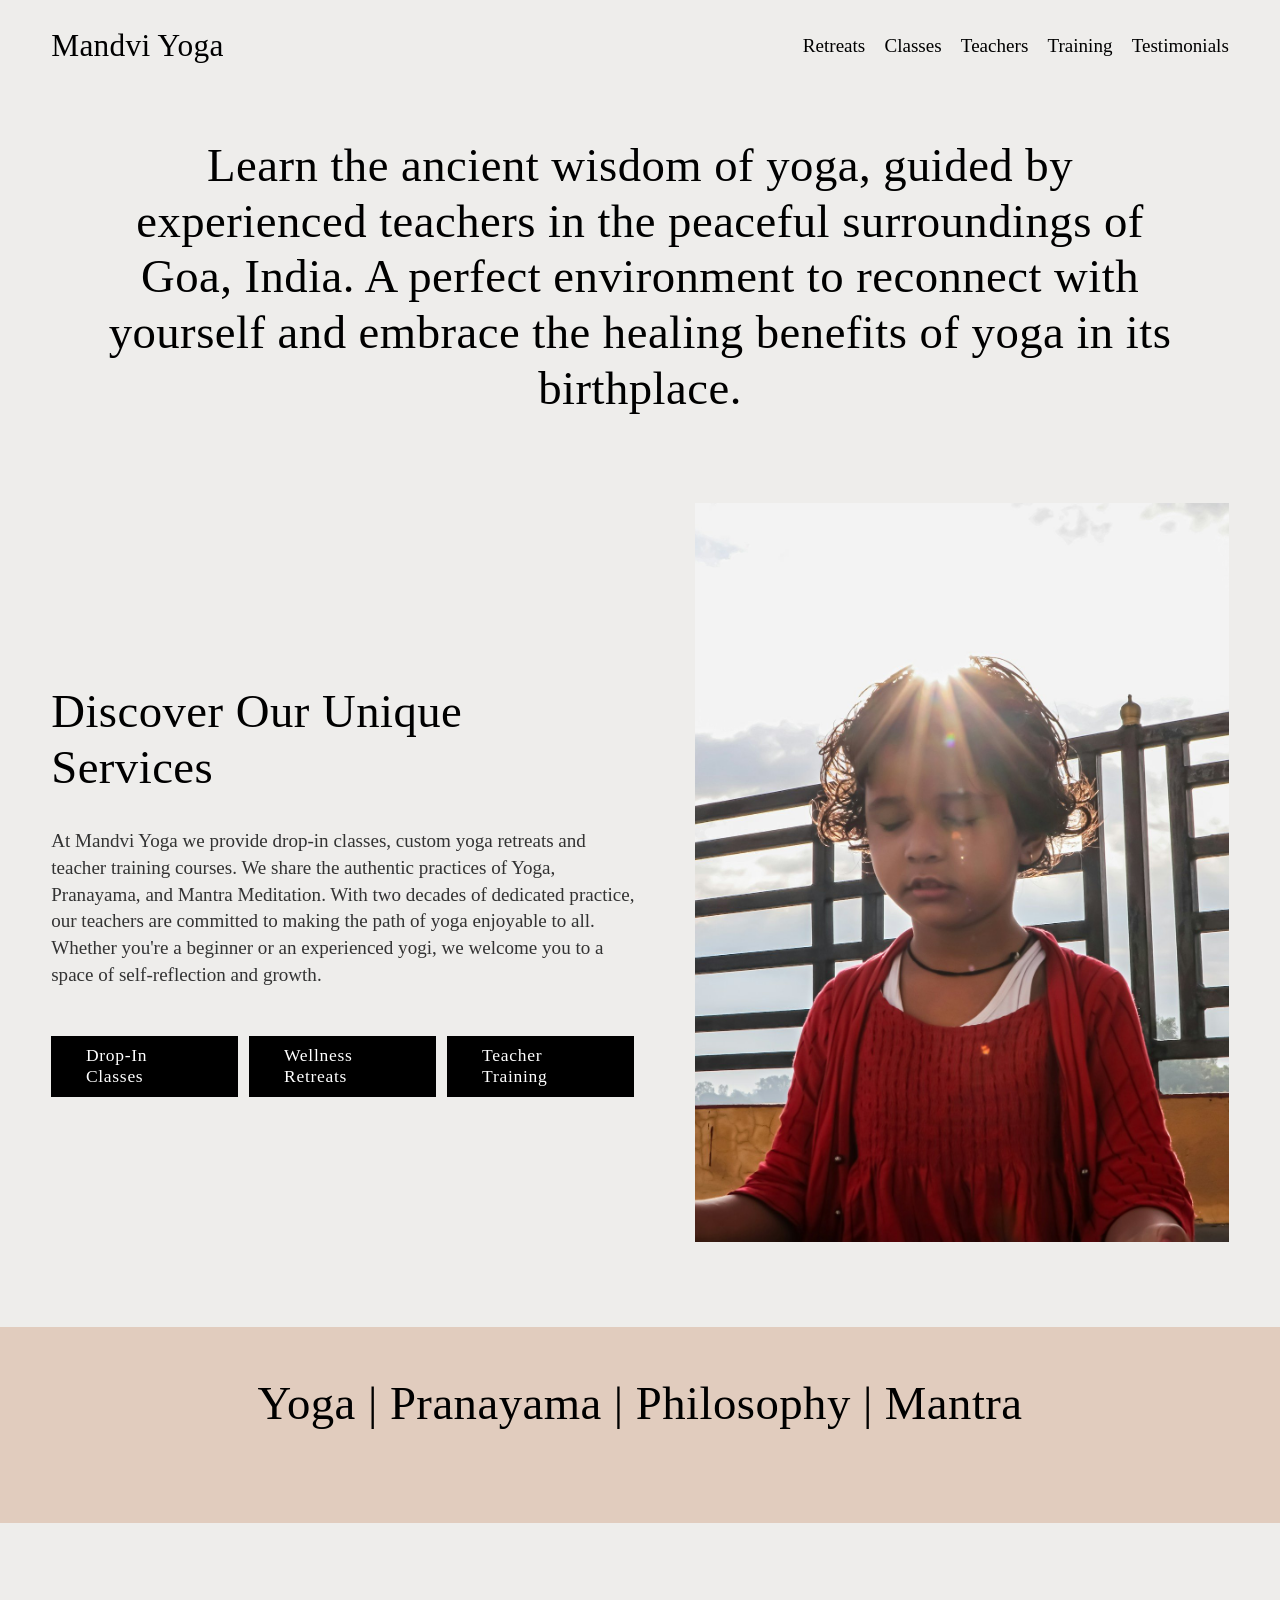
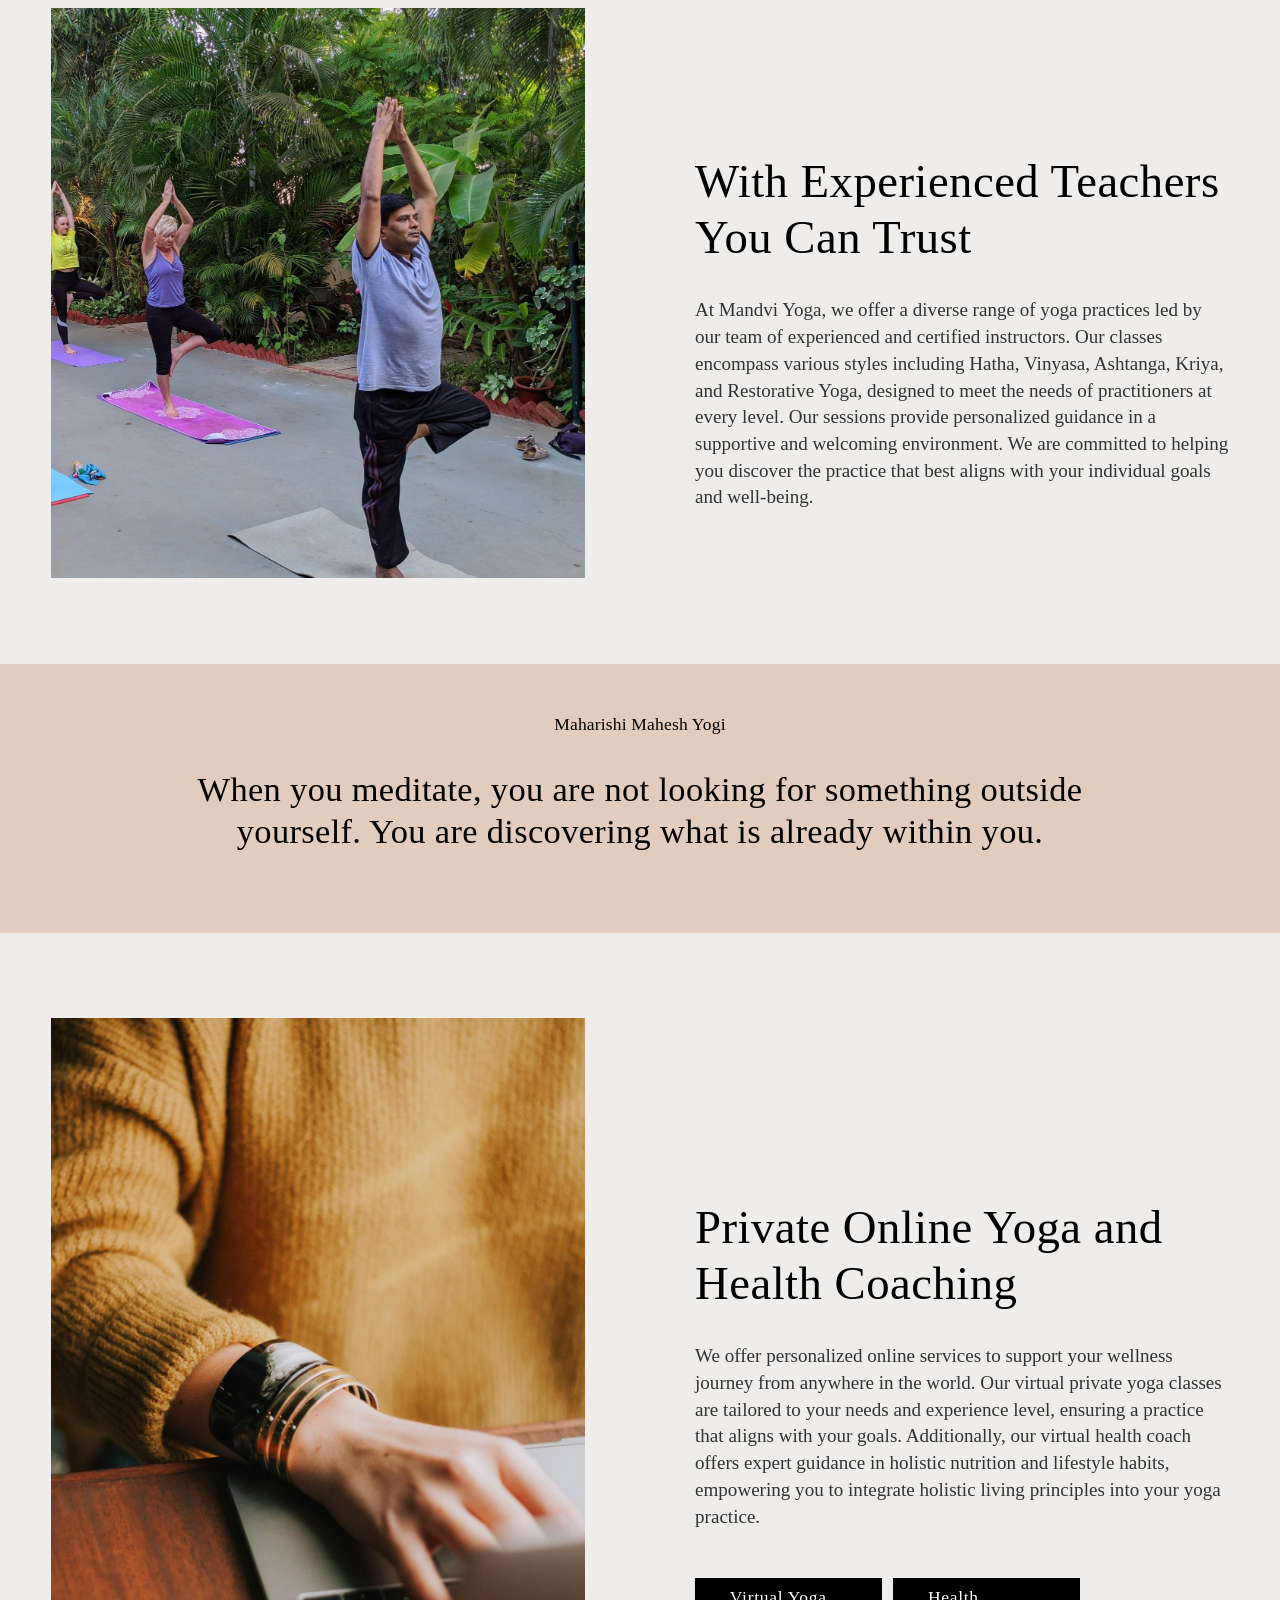
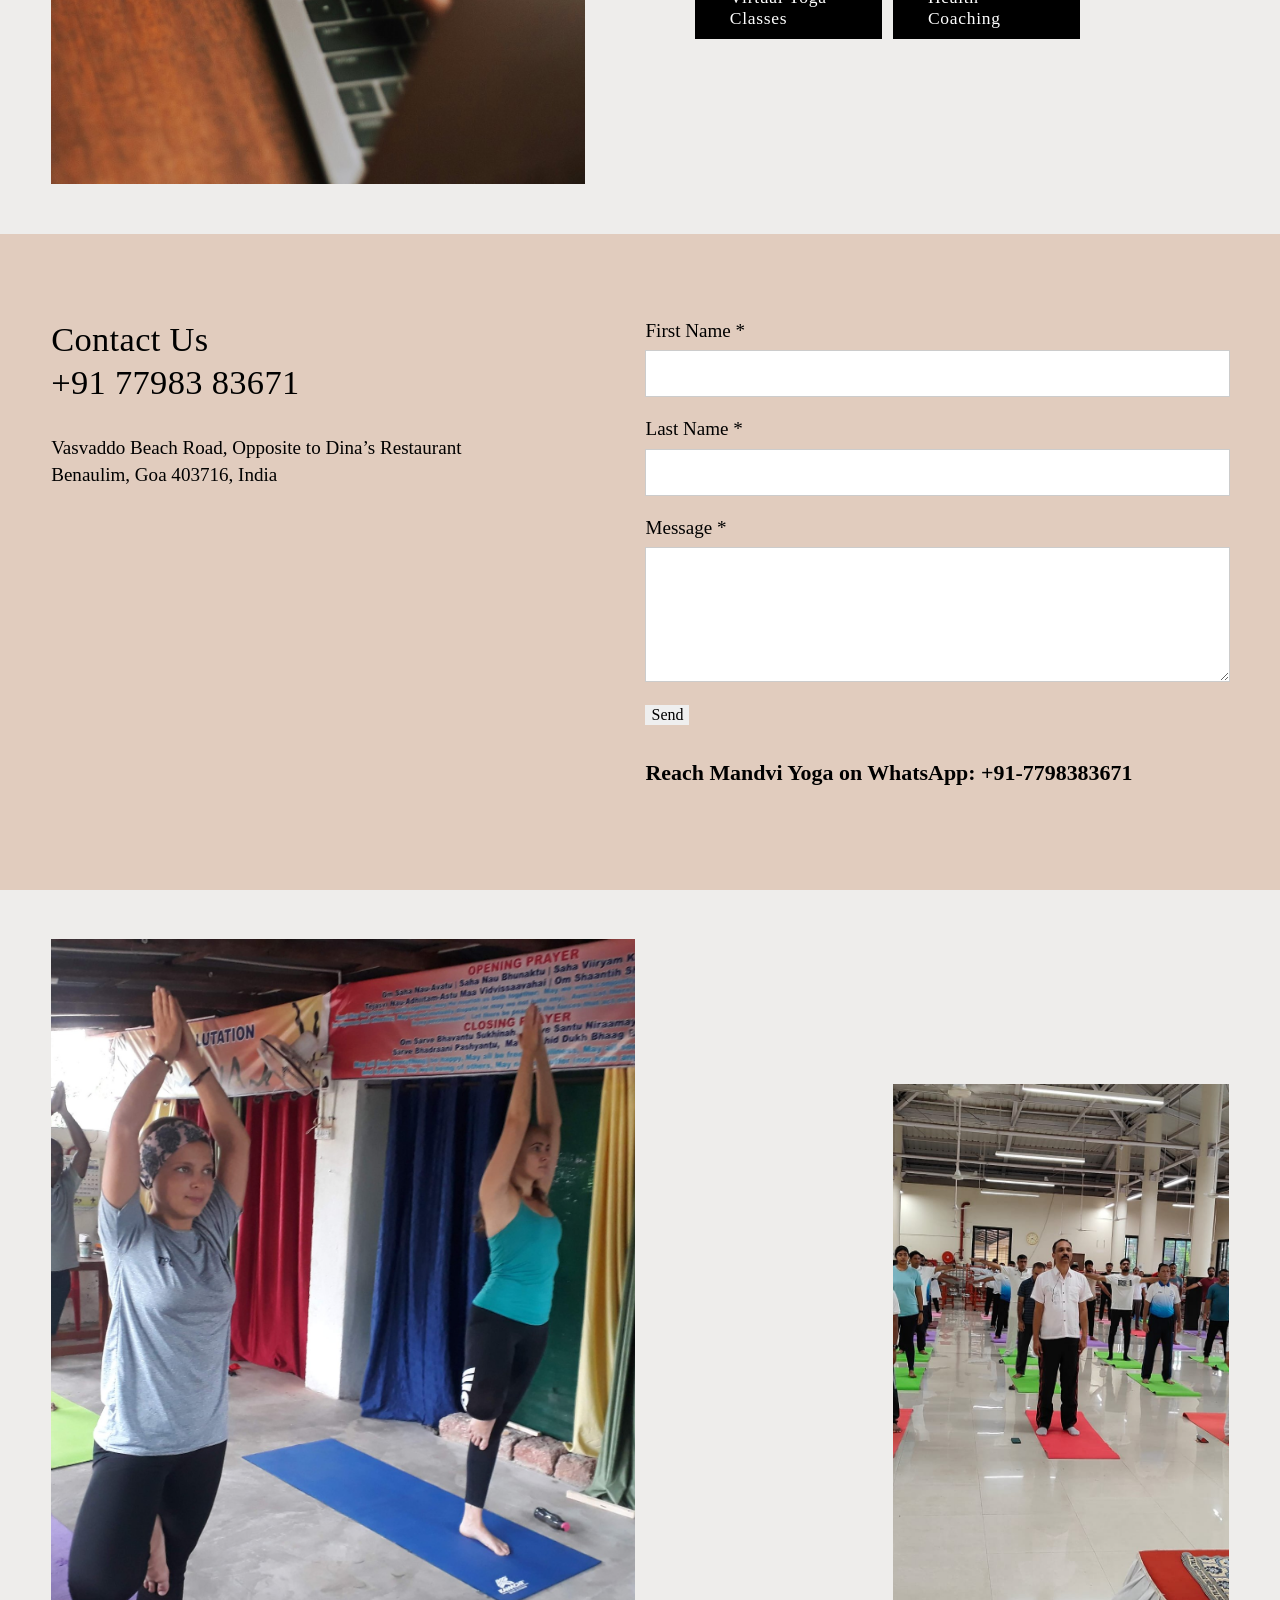
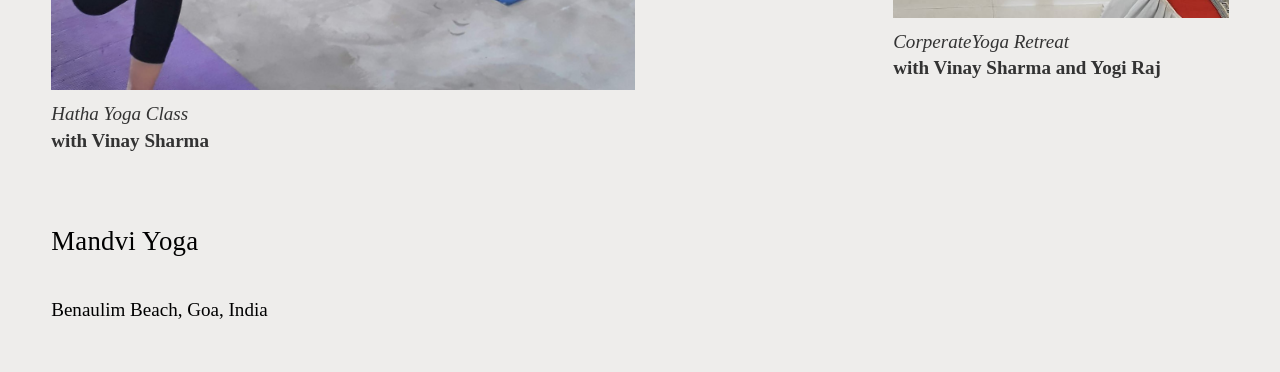
<file: index.html>
<!doctype html>
<html xmlns:og="http://opengraphprotocol.org/schema/" xmlns:fb="http://www.facebook.com/2008/fbml" lang="en-IN"  >
  <head>
    <meta http-equiv="X-UA-Compatible" content="IE=edge,chrome=1">
    <meta name="viewport" content="width=device-width, initial-scale=1">
    <!-- This is Squarespace. --><!-- pelican-cardioid-l9jr -->
<base href="">
<meta charset="utf-8" />
<title>Mandvi Yoga</title>
<meta http-equiv="Accept-CH" content="Sec-CH-UA-Platform-Version, Sec-CH-UA-Model" /><link rel="icon" type="image/x-icon" href="assets/img/31143_default-favicon.ico"/>
<link rel="canonical" href="https://www.mandviyoga.com"/>
<meta property="og:site_name" content="Mandvi Yoga"/>
<meta property="og:title" content="Mandvi Yoga"/>
<meta property="og:url" content="https://www.mandviyoga.com"/>
<meta property="og:type" content="website"/>
<meta itemprop="name" content="Mandvi Yoga"/>
<meta itemprop="url" content="https://www.mandviyoga.com"/>
<meta name="twitter:title" content="Mandvi Yoga"/>
<meta name="twitter:url" content="https://www.mandviyoga.com"/>
<meta name="twitter:card" content="summary"/>
<meta name="description" content="" />

<link rel="preconnect" href="https://use.typekit.net" crossorigin>
<link rel="preconnect" href="https://p.typekit.net" crossorigin>


<style>@keyframes fonts-loading { 0%, 99% { color: transparent; } } html.wf-loading * { animation: fonts-loading 3s; }</style>

<style data-sqsp-font-ids="6a3136c57d426c0f4007fbe4">
/* vietnamese */
@font-face {
  font-family: 'League Gothic';
  font-style: normal;
  font-weight: 400;
  font-display: swap;
  src: url(assets/img/91324_vietnamese.woff2) format('woff2');
  unicode-range: U+0102-0103, U+0110-0111, U+0128-0129, U+0168-0169, U+01A0-01A1, U+01AF-01B0, U+0300-0301, U+0303-0304, U+0308-0309, U+0323, U+0329, U+1EA0-1EF9, U+20AB;
}
/* latin */
@font-face {
  font-family: 'League Gothic';
  font-style: normal;
  font-weight: 400;
  font-display: swap;
  src: url(assets/img/87225_latin.woff2) format('woff2');
  unicode-range: U+0000-00FF, U+0131, U+0152-0153, U+02BB-02BC, U+02C6, U+02DA, U+02DC, U+0304, U+0308, U+0329, U+2000-206F, U+20AC, U+2122, U+2191, U+2193, U+2212, U+2215, U+FEFF, U+FFFD;
}
/* latin-ext */
@font-face {
  font-family: 'League Gothic';
  font-style: normal;
  font-weight: 400;
  font-display: swap;
  src: url(assets/img/39819_latin-ext.woff2) format('woff2');
  unicode-range: U+0100-02BA, U+02BD-02C5, U+02C7-02CC, U+02CE-02D7, U+02DD-02FF, U+0304, U+0308, U+0329, U+1D00-1DBF, U+1E00-1E9F, U+1EF2-1EFF, U+2020, U+20A0-20AB, U+20AD-20C0, U+2113, U+2C60-2C7F, U+A720-A7FF;
}
</style>














<link rel="stylesheet" type="text/css" href="assets/css/8002_website.components.button.styles.css"><link rel="stylesheet" type="text/css" href="assets/css/39729_website.components.form.styles.css"><link rel="stylesheet" type="text/css" href="assets/css/58924_website.components.imageFluid.styles.css"><link rel="stylesheet" type="text/css" href="assets/css/79134_website.components.html.styles.css"><script type="application/ld+json">{"url":"https://www.mandviyoga.com","name":"Mandvi Yoga","@context":"http://schema.org","@type":"WebSite"}</script><script type="application/ld+json">{"address":"","openingHours":"","@context":"http://schema.org","@type":"LocalBusiness"}</script><link rel="stylesheet" type="text/css" href="assets/css/74590_site.css"><link rel="stylesheet" type="text/css" href="assets/css/17476_static.css">
<!-- End of Squarespace Headers -->
    
    
  <style>.sqs-block-form .sqs-block-content > *:not(.mv-contact-form),[data-controller='ProductList'] .product-list-item,.header-actions .user-accounts-link,.header-actions .cart-link,[data-animation-role]{opacity:1 !important;transform:none !important;}</style>
</head>

  <body
    id="collection-66d0a2b3865da25d76a6d650"
    class="
      tweak-blog-alternating-side-by-side-width-inset tweak-blog-alternating-side-by-side-image-aspect-ratio-11-square tweak-blog-alternating-side-by-side-text-alignment-left tweak-blog-alternating-side-by-side-read-more-style-show tweak-blog-alternating-side-by-side-image-text-alignment-middle tweak-blog-alternating-side-by-side-delimiter-bullet tweak-blog-alternating-side-by-side-meta-position-top tweak-blog-alternating-side-by-side-primary-meta-categories tweak-blog-alternating-side-by-side-secondary-meta-date tweak-blog-alternating-side-by-side-excerpt-show image-block-poster-text-alignment-center image-block-card-content-position-center image-block-card-text-alignment-left image-block-overlap-content-position-center image-block-overlap-text-alignment-left image-block-collage-content-position-top image-block-collage-text-alignment-left image-block-stack-text-alignment-left form-use-theme-colors form-field-style-solid form-field-shape-square form-field-border-all form-field-checkbox-type-icon form-field-checkbox-fill-solid form-field-checkbox-color-inverted form-field-checkbox-shape-square form-field-checkbox-layout-stack form-field-radio-type-icon form-field-radio-fill-solid form-field-radio-color-normal form-field-radio-shape-pill form-field-radio-layout-stack form-field-survey-fill-solid form-field-survey-color-normal form-field-survey-shape-pill form-field-hover-focus-outline form-submit-button-style-label  tweak-global-animations-complexity-level-detailed tweak-global-animations-animation-style-fade tweak-global-animations-animation-type-none tweak-global-animations-animation-curve-ease tweak-blog-masonry-width-full tweak-blog-masonry-text-alignment-left tweak-blog-masonry-primary-meta-categories tweak-blog-masonry-secondary-meta-none tweak-blog-masonry-meta-position-top tweak-blog-masonry-read-more-style-hide tweak-blog-masonry-delimiter-space tweak-blog-masonry-image-placement-above tweak-blog-masonry-excerpt-hide tweak-portfolio-grid-overlay-width-full tweak-portfolio-grid-overlay-height-small tweak-portfolio-grid-overlay-image-aspect-ratio-43-four-three tweak-portfolio-grid-overlay-text-placement-center tweak-portfolio-grid-overlay-show-text-after-hover tweak-blog-single-column-width-inset tweak-blog-single-column-text-alignment-center tweak-blog-single-column-image-placement-above tweak-blog-single-column-delimiter-bullet tweak-blog-single-column-read-more-style-show tweak-blog-single-column-primary-meta-categories tweak-blog-single-column-secondary-meta-date tweak-blog-single-column-meta-position-top tweak-blog-single-column-content-excerpt-and-title header-width-inset tweak-transparent-header tweak-fixed-header tweak-fixed-header-style-basic tweak-blog-item-width-narrow tweak-blog-item-text-alignment-left tweak-blog-item-meta-position-above-title tweak-blog-item-delimiter-dash tweak-blog-side-by-side-width-inset tweak-blog-side-by-side-image-placement-left tweak-blog-side-by-side-image-aspect-ratio-11-square tweak-blog-side-by-side-primary-meta-categories tweak-blog-side-by-side-secondary-meta-date tweak-blog-side-by-side-meta-position-top tweak-blog-side-by-side-text-alignment-left tweak-blog-side-by-side-image-text-alignment-middle tweak-blog-side-by-side-read-more-style-show tweak-blog-side-by-side-delimiter-bullet tweak-blog-side-by-side-excerpt-show primary-button-style-solid primary-button-shape-square secondary-button-style-solid secondary-button-shape-square tertiary-button-style-solid tertiary-button-shape-square tweak-events-stacked-width-inset tweak-events-stacked-height-small tweak-events-stacked-show-past-events tweak-events-stacked-show-thumbnails tweak-events-stacked-thumbnail-size-32-standard tweak-events-stacked-date-style-side-tag tweak-events-stacked-show-time tweak-events-stacked-show-location tweak-events-stacked-ical-gcal-links tweak-events-stacked-show-excerpt tweak-blog-basic-grid-width-inset tweak-blog-basic-grid-image-aspect-ratio-32-standard tweak-blog-basic-grid-text-alignment-center tweak-blog-basic-grid-delimiter-bullet tweak-blog-basic-grid-image-placement-above tweak-blog-basic-grid-read-more-style-show tweak-blog-basic-grid-primary-meta-categories tweak-blog-basic-grid-secondary-meta-date tweak-blog-basic-grid-excerpt-show tweak-portfolio-grid-basic-width-inset tweak-portfolio-grid-basic-height-medium tweak-portfolio-grid-basic-image-aspect-ratio-43-four-three tweak-portfolio-grid-basic-text-alignment-left tweak-portfolio-grid-basic-hover-effect-zoom header-overlay-alignment-left tweak-portfolio-index-background-link-format-stacked tweak-portfolio-index-background-width-full-bleed tweak-portfolio-index-background-height-large tweak-portfolio-index-background-vertical-alignment-middle tweak-portfolio-index-background-horizontal-alignment-center tweak-portfolio-index-background-delimiter-none tweak-portfolio-index-background-animation-type-fade tweak-portfolio-index-background-animation-duration-medium tweak-portfolio-hover-follow-layout-inline tweak-portfolio-hover-follow-front tweak-portfolio-hover-follow-delimiter-forward-slash tweak-portfolio-hover-follow-animation-type-fade tweak-portfolio-hover-follow-animation-duration-medium tweak-portfolio-hover-static-layout-stacked tweak-portfolio-hover-static-delimiter-hyphen tweak-portfolio-hover-static-animation-type-scale-up tweak-portfolio-hover-static-animation-duration-medium hide-opentable-icons opentable-style-dark tweak-product-quick-view-button-style-floating tweak-product-quick-view-button-position-bottom tweak-product-quick-view-lightbox-excerpt-display-truncate tweak-product-quick-view-lightbox-show-arrows tweak-product-quick-view-lightbox-show-close-button tweak-product-quick-view-lightbox-controls-weight-light native-currency-code-cad collection-66d0a2b3865da25d76a6d650 collection-type-page collection-layout-default homepage mobile-style-available sqs-seven-one
      
        
          
        
      
    "
    tabindex="-1"
  >
    <div
      id="siteWrapper"
      class="clearfix site-wrapper"
    >
      
        <div id="floatingCart" class="floating-cart hidden">
          
        </div>
      

      












  <header
    data-test="header"
    id="header"
    
    class="
      
        
          
        
      
      header theme-col--primary
    "
    data-section-theme=""
    data-controller="Header"
    data-current-styles="{
                                &quot;layout&quot;: &quot;navRight&quot;,
                                &quot;action&quot;: {
                                  &quot;href&quot;: &quot;/joinnow&quot;,
                                  &quot;buttonText&quot;: &quot;Sign up&quot;,
                                  &quot;newWindow&quot;: false
                                },
                                &quot;showSocial&quot;: false,
                                &quot;socialOptions&quot;: {
                                  &quot;socialBorderShape&quot;: &quot;none&quot;,
                                  &quot;socialBorderStyle&quot;: &quot;outline&quot;,
                                  &quot;socialBorderThickness&quot;: {
                                    &quot;unit&quot;: &quot;px&quot;,
                                    &quot;value&quot;: 1.0
                                  }
                                },
                                &quot;sectionTheme&quot;: &quot;&quot;,
                                &quot;menuOverlayTheme&quot;: &quot;light&quot;,
                                &quot;menuOverlayAnimation&quot;: &quot;fade&quot;,
                                &quot;cartStyle&quot;: &quot;cart&quot;,
                                &quot;cartText&quot;: &quot;Cart&quot;,
                                &quot;showEmptyCartState&quot;: true,
                                &quot;cartOptions&quot;: {
                                  &quot;iconType&quot;: &quot;solid-7&quot;,
                                  &quot;cartBorderShape&quot;: &quot;none&quot;,
                                  &quot;cartBorderStyle&quot;: &quot;outline&quot;,
                                  &quot;cartBorderThickness&quot;: {
                                    &quot;unit&quot;: &quot;px&quot;,
                                    &quot;value&quot;: 1.0
                                  }
                                },
                                &quot;showButton&quot;: false,
                                &quot;showCart&quot;: false,
                                &quot;showAccountLogin&quot;: false,
                                &quot;headerStyle&quot;: &quot;dynamic&quot;,
                                &quot;languagePicker&quot;: {
                                  &quot;enabled&quot;: false,
                                  &quot;iconEnabled&quot;: false,
                                  &quot;iconType&quot;: &quot;globe&quot;,
                                  &quot;flagShape&quot;: &quot;shiny&quot;,
                                  &quot;languageFlags&quot;: [ ]
                                },
                                &quot;iconOptions&quot;: {
                                  &quot;desktopDropdownIconOptions&quot;: {
                                    &quot;size&quot;: {
                                      &quot;unit&quot;: &quot;em&quot;,
                                      &quot;value&quot;: 1.0
                                    },
                                    &quot;iconSpacing&quot;: {
                                      &quot;unit&quot;: &quot;em&quot;,
                                      &quot;value&quot;: 0.35
                                    },
                                    &quot;strokeWidth&quot;: {
                                      &quot;unit&quot;: &quot;px&quot;,
                                      &quot;value&quot;: 1.0
                                    },
                                    &quot;endcapType&quot;: &quot;square&quot;,
                                    &quot;folderDropdownIcon&quot;: &quot;none&quot;,
                                    &quot;languagePickerIcon&quot;: &quot;openArrowHead&quot;
                                  },
                                  &quot;mobileDropdownIconOptions&quot;: {
                                    &quot;size&quot;: {
                                      &quot;unit&quot;: &quot;em&quot;,
                                      &quot;value&quot;: 1.0
                                    },
                                    &quot;iconSpacing&quot;: {
                                      &quot;unit&quot;: &quot;em&quot;,
                                      &quot;value&quot;: 0.15
                                    },
                                    &quot;strokeWidth&quot;: {
                                      &quot;unit&quot;: &quot;px&quot;,
                                      &quot;value&quot;: 0.5
                                    },
                                    &quot;endcapType&quot;: &quot;square&quot;,
                                    &quot;folderDropdownIcon&quot;: &quot;openArrowHead&quot;,
                                    &quot;languagePickerIcon&quot;: &quot;openArrowHead&quot;
                                  }
                                },
                                &quot;mobileOptions&quot;: {
                                  &quot;layout&quot;: &quot;logoLeftNavRight&quot;,
                                  &quot;menuIconOptions&quot;: {
                                    &quot;style&quot;: &quot;doubleLineHamburger&quot;,
                                    &quot;thickness&quot;: {
                                      &quot;unit&quot;: &quot;px&quot;,
                                      &quot;value&quot;: 1.0
                                    }
                                  }
                                },
                                &quot;solidOptions&quot;: {
                                  &quot;headerOpacity&quot;: {
                                    &quot;unit&quot;: &quot;%&quot;,
                                    &quot;value&quot;: 100.0
                                    },
                                    &quot;blurBackground&quot;: {
                                      &quot;enabled&quot;: false,
                                      &quot;blurRadius&quot;: {
                                        &quot;unit&quot;: &quot;px&quot;,
                                        &quot;value&quot;: 12.0
                                        }
                                      },
                                      &quot;backgroundColor&quot;: {
                                        &quot;type&quot;: &quot;SITE_PALETTE_COLOR&quot;,
                                        &quot;sitePaletteColor&quot;: {
                                          &quot;colorName&quot;: &quot;white&quot;,
                                          &quot;alphaModifier&quot;: 1.0
                                        }
                                      },
                                      &quot;navigationColor&quot;: {
                                        &quot;type&quot;: &quot;SITE_PALETTE_COLOR&quot;,
                                        &quot;sitePaletteColor&quot;: {
                                          &quot;colorName&quot;: &quot;black&quot;,
                                          &quot;alphaModifier&quot;: 1.0
                                        }
                                      }
                                    },
                                    &quot;gradientOptions&quot;: {
                                      &quot;gradientType&quot;: &quot;faded&quot;,
                                      &quot;headerOpacity&quot;: {
                                        &quot;unit&quot;: &quot;%&quot;,
                                        &quot;value&quot;: 90.0
                                      },
                                      &quot;blurBackground&quot;: {
                                        &quot;enabled&quot;: false,
                                        &quot;blurRadius&quot;: {
                                        &quot;unit&quot;: &quot;px&quot;,
                                        &quot;value&quot;: 12.0
                                      }
                                    },
                                    &quot;backgroundColor&quot;: {
                                      &quot;type&quot;: &quot;SITE_PALETTE_COLOR&quot;,
                                      &quot;sitePaletteColor&quot;: {
                                        &quot;colorName&quot;: &quot;white&quot;,
                                        &quot;alphaModifier&quot;: 1.0
                                      }
                                    },
                                    &quot;navigationColor&quot;: {
                                      &quot;type&quot;: &quot;SITE_PALETTE_COLOR&quot;,
                                      &quot;sitePaletteColor&quot;: {
                                        &quot;colorName&quot;: &quot;black&quot;,
                                        &quot;alphaModifier&quot;: 1.0
                                      }
                                    }
                                  },
                                &quot;dropShadowOptions&quot;: {
                                  &quot;enabled&quot;: false,
                                  &quot;blur&quot;: {
                                    &quot;unit&quot;: &quot;px&quot;,
                                    &quot;value&quot;: 12.0
                                },
                                &quot;spread&quot;: {
                                  &quot;unit&quot;: &quot;px&quot;,
                                  &quot;value&quot;: 0.0
                                },
                                &quot;distance&quot;: {
                                  &quot;unit&quot;: &quot;px&quot;,
                                  &quot;value&quot;: 12.0
                                }
                              },
                              &quot;borderOptions&quot;: {
                                &quot;enabled&quot;: false,
                                &quot;position&quot;: &quot;allSides&quot;,
                                &quot;thickness&quot;: {
                                  &quot;unit&quot;: &quot;px&quot;,
                                  &quot;value&quot;: 4.0
                                },
                                &quot;color&quot;: {
                                  &quot;type&quot;: &quot;SITE_PALETTE_COLOR&quot;,
                                  &quot;sitePaletteColor&quot;: {
                                    &quot;colorName&quot;: &quot;black&quot;,
                                    &quot;alphaModifier&quot;: 1.0
                                  }
                                }
                              },
                              &quot;showPromotedElement&quot;: false,
                              &quot;buttonVariant&quot;: &quot;primary&quot;,
                              &quot;blurBackground&quot;: {
                                &quot;enabled&quot;: false,
                                &quot;blurRadius&quot;: {
                                  &quot;unit&quot;: &quot;px&quot;,
                                  &quot;value&quot;: 12.0
                                }
                              },
                              &quot;headerOpacity&quot;: {
                                &quot;unit&quot;: &quot;%&quot;,
                                &quot;value&quot;: 100.0
                              }
                            }"
    data-section-id="header"
    data-header-style="dynamic"
    data-language-picker="{
                              &quot;enabled&quot;: false,
                              &quot;iconEnabled&quot;: false,
                              &quot;iconType&quot;: &quot;globe&quot;,
                              &quot;flagShape&quot;: &quot;shiny&quot;,
                              &quot;languageFlags&quot;: [ ]
                            }"
    
    
    data-first-focusable-element
    tabindex="-1"
    style="
      
      
        --headerBorderColor: hsla(var(--black-hsl), 1);
      
      
        --solidHeaderBackgroundColor: hsla(var(--white-hsl), 1);
      
      
        --solidHeaderNavigationColor: hsla(var(--black-hsl), 1);
      
      
        --gradientHeaderBackgroundColor: hsla(var(--white-hsl), 1);
      
      
        --gradientHeaderNavigationColor: hsla(var(--black-hsl), 1);
      
    "
  >
    <svg  style="display:none" viewBox="0 0 22 22" xmlns="http://www.w3.org/2000/svg">
  <symbol id="circle" >
    <path d="M11.5 17C14.5376 17 17 14.5376 17 11.5C17 8.46243 14.5376 6 11.5 6C8.46243 6 6 8.46243 6 11.5C6 14.5376 8.46243 17 11.5 17Z" fill="none" />
  </symbol>

  <symbol id="circleFilled" >
    <path d="M11.5 17C14.5376 17 17 14.5376 17 11.5C17 8.46243 14.5376 6 11.5 6C8.46243 6 6 8.46243 6 11.5C6 14.5376 8.46243 17 11.5 17Z" />
  </symbol>

  <symbol id="dash" >
    <path d="M11 11H19H3" />
  </symbol>

  <symbol id="squareFilled" >
    <rect x="6" y="6" width="11" height="11" />
  </symbol>

  <symbol id="square" >
    <rect x="7" y="7" width="9" height="9" fill="none" stroke="inherit" />
  </symbol>
  
  <symbol id="plus" >
    <path d="M11 3V19" />
    <path d="M19 11L3 11"/>
  </symbol>
  
  <symbol id="closedArrow" >
    <path d="M11 11V2M11 18.1797L17 11.1477L5 11.1477L11 18.1797Z" fill="none" />
  </symbol>
  
  <symbol id="closedArrowFilled" >
    <path d="M11 11L11 2" stroke="inherit" fill="none"  />
    <path fill-rule="evenodd" clip-rule="evenodd" d="M2.74695 9.38428L19.038 9.38428L10.8925 19.0846L2.74695 9.38428Z" stroke-width="1" />
  </symbol>
  
  <symbol id="closedArrowHead" viewBox="0 0 22 22"  xmlns="http://www.w3.org/2000/symbol">
    <path d="M18 7L11 15L4 7L18 7Z" fill="none" stroke="inherit" />
  </symbol>
  
  
  <symbol id="closedArrowHeadFilled" viewBox="0 0 22 22"  xmlns="http://www.w3.org/2000/symbol">
    <path d="M18.875 6.5L11 15.5L3.125 6.5L18.875 6.5Z" />
  </symbol>
  
  <symbol id="openArrow" >
    <path d="M11 18.3591L11 3" stroke="inherit" fill="none"  />
    <path d="M18 11.5L11 18.5L4 11.5" stroke="inherit" fill="none"  />
  </symbol>
  
  <symbol id="openArrowHead" >
    <path d="M18 7L11 14L4 7" fill="none" />
  </symbol>

  <symbol id="pinchedArrow" >
    <path d="M11 17.3591L11 2" fill="none" />
    <path d="M2 11C5.85455 12.2308 8.81818 14.9038 11 18C13.1818 14.8269 16.1455 12.1538 20 11" fill="none" />
  </symbol>

  <symbol id="pinchedArrowFilled" >
    <path d="M11.05 10.4894C7.04096 8.73759 1.05005 8 1.05005 8C6.20459 11.3191 9.41368 14.1773 11.05 21C12.6864 14.0851 15.8955 11.227 21.05 8C21.05 8 15.0591 8.73759 11.05 10.4894Z" stroke-width="1"/>
    <path d="M11 11L11 1" fill="none"/>
  </symbol>

  <symbol id="pinchedArrowHead" >
    <path d="M2 7.24091C5.85455 8.40454 8.81818 10.9318 11 13.8591C13.1818 10.8591 16.1455 8.33181 20 7.24091"  fill="none" />
  </symbol>
  
  <symbol id="pinchedArrowHeadFilled" >
    <path d="M11.05 7.1591C7.04096 5.60456 1.05005 4.95001 1.05005 4.95001C6.20459 7.89547 9.41368 10.4318 11.05 16.4864C12.6864 10.35 15.8955 7.81365 21.05 4.95001C21.05 4.95001 15.0591 5.60456 11.05 7.1591Z" />
  </symbol>

</svg>
    
<div class="sqs-announcement-bar-dropzone"></div>

    <div class="header-announcement-bar-wrapper">
      
      <a
        href="#page"
        class="header-skip-link sqs-button-element--primary"
      >
        Skip to Content
      </a>
      


<style>
    @supports (-webkit-backdrop-filter: none) or (backdrop-filter: none) {
        .header-blur-background {
            
            
        }
    }
</style>
      <div
        class="header-border"
        data-header-style="dynamic"
        data-header-border="false"
        data-test="header-border"
        style="




"
      ></div>
      <div
        class="header-dropshadow"
        data-header-style="dynamic"
        data-header-dropshadow="false"
        data-test="header-dropshadow"
        style=""
      ></div>
      
      

      <div class='header-inner container--fluid
        
        
        
         header-mobile-layout-logo-left-nav-right
        
        
        
        
        
        
         header-layout-nav-right
        
        
        
        
        
        
        
        
        '
        data-test="header-inner"
        >
        <!-- Background -->
        <div class="header-background theme-bg--primary"></div>

        <div class="header-display-desktop" data-content-field="site-title">
          

          

          

          

          

          
          
            
            <!-- Social -->
            
          
            
            <!-- Title and nav wrapper -->
            <div class="header-title-nav-wrapper">
              

              

              
                
                <!-- Title -->
                
                  <div
                    class="
                      header-title
                      
                    "
                    data-animation-role="header-element"
                  >
                    
                      <div class="header-title-text">
                        <a id="site-title" href="./" data-animation-role="header-element">Mandvi Yoga</a>
                      </div>
                    
                    
                  </div>
                
              
                
                <!-- Nav -->
                <div class="header-nav">
                  <div class="header-nav-wrapper">
                    <nav class="header-nav-list">
                      


  
    <div class="header-nav-item header-nav-item--collection">
      <a
        href="services-5/"
        data-animation-role="header-element"
        
      >
        Retreats
      </a>
    </div>
  
  
  


  
    <div class="header-nav-item header-nav-item--collection">
      <a
        href="classes/"
        data-animation-role="header-element"
        
      >
        Classes
      </a>
    </div>
  
  
  


  
    <div class="header-nav-item header-nav-item--collection">
      <a
        href="teachers/"
        data-animation-role="header-element"
        
      >
        Teachers
      </a>
    </div>
  
  
  


  
    <div class="header-nav-item header-nav-item--collection">
      <a
        href="teachertraining/"
        data-animation-role="header-element"
        
      >
        Training
      </a>
    </div>
  
  
  


  
    <div class="header-nav-item header-nav-item--collection">
      <a
        href="testimonials/"
        data-animation-role="header-element"
        
      >
        Testimonials
      </a>
    </div>
  
  
  



                    </nav>
                  </div>
                </div>
              
              
            </div>
          
            
            <!-- Actions -->
            <div class="header-actions header-actions--right">
              
                
              
              

              

            
            

              
              <div class="showOnMobile">
                
              </div>

              
              <div class="showOnDesktop">
                
              </div>

              
            </div>
          
            


<style>
  .top-bun, 
  .patty, 
  .bottom-bun {
    height: 1px;
  }
</style>

<!-- Burger -->
<div class="header-burger

  menu-overlay-does-not-have-visible-non-navigation-items


  
  no-actions
  
" data-animation-role="header-element">
  <button class="header-burger-btn burger" data-test="header-burger">
    <span hidden class="js-header-burger-open-title visually-hidden">Open Menu</span>
    <span hidden class="js-header-burger-close-title visually-hidden">Close Menu</span>
    <div class="burger-box">
      <div class="burger-inner header-menu-icon-doubleLineHamburger">
        <div class="top-bun"></div>
        <div class="patty"></div>
        <div class="bottom-bun"></div>
      </div>
    </div>
  </button>
</div>

          

        </div>
        <div class="header-display-mobile" data-content-field="site-title">
          
            
            <!-- Social -->
            
          
            
            <!-- Title and nav wrapper -->
            <div class="header-title-nav-wrapper">
              

              

              
                
                <!-- Title -->
                
                  <div
                    class="
                      header-title
                      
                    "
                    data-animation-role="header-element"
                  >
                    
                      <div class="header-title-text">
                        <a id="site-title" href="./" data-animation-role="header-element">Mandvi Yoga</a>
                      </div>
                    
                    
                  </div>
                
              
                
                <!-- Nav -->
                <div class="header-nav">
                  <div class="header-nav-wrapper">
                    <nav class="header-nav-list">
                      


  
    <div class="header-nav-item header-nav-item--collection">
      <a
        href="services-5/"
        data-animation-role="header-element"
        
      >
        Retreats
      </a>
    </div>
  
  
  


  
    <div class="header-nav-item header-nav-item--collection">
      <a
        href="classes/"
        data-animation-role="header-element"
        
      >
        Classes
      </a>
    </div>
  
  
  


  
    <div class="header-nav-item header-nav-item--collection">
      <a
        href="teachers/"
        data-animation-role="header-element"
        
      >
        Teachers
      </a>
    </div>
  
  
  


  
    <div class="header-nav-item header-nav-item--collection">
      <a
        href="teachertraining/"
        data-animation-role="header-element"
        
      >
        Training
      </a>
    </div>
  
  
  


  
    <div class="header-nav-item header-nav-item--collection">
      <a
        href="testimonials/"
        data-animation-role="header-element"
        
      >
        Testimonials
      </a>
    </div>
  
  
  



                    </nav>
                  </div>
                </div>
              
              
            </div>
          
            
            <!-- Actions -->
            <div class="header-actions header-actions--right">
              
                
              
              

              

            
            

              
              <div class="showOnMobile">
                
              </div>

              
              <div class="showOnDesktop">
                
              </div>

              
            </div>
          
            


<style>
  .top-bun, 
  .patty, 
  .bottom-bun {
    height: 1px;
  }
</style>

<!-- Burger -->
<div class="header-burger

  menu-overlay-does-not-have-visible-non-navigation-items


  
  no-actions
  
" data-animation-role="header-element">
  <button class="header-burger-btn burger" data-test="header-burger">
    <span hidden class="js-header-burger-open-title visually-hidden">Open Menu</span>
    <span hidden class="js-header-burger-close-title visually-hidden">Close Menu</span>
    <div class="burger-box">
      <div class="burger-inner header-menu-icon-doubleLineHamburger">
        <div class="top-bun"></div>
        <div class="patty"></div>
        <div class="bottom-bun"></div>
      </div>
    </div>
  </button>
</div>

          
          
          
          
          
        </div>
      </div>
    </div>
    <!-- (Mobile) Menu Navigation -->
    <div class="header-menu header-menu--folder-list
      light
      
      
      
      
      "
      data-section-theme="light"
      data-current-styles="{
                              &quot;layout&quot;: &quot;navRight&quot;,
                              &quot;action&quot;: {
                                &quot;href&quot;: &quot;/joinnow&quot;,
                                &quot;buttonText&quot;: &quot;Sign up&quot;,
                                &quot;newWindow&quot;: false
                              },
                              &quot;showSocial&quot;: false,
                              &quot;socialOptions&quot;: {
                                &quot;socialBorderShape&quot;: &quot;none&quot;,
                                &quot;socialBorderStyle&quot;: &quot;outline&quot;,
                                &quot;socialBorderThickness&quot;: {
                                  &quot;unit&quot;: &quot;px&quot;,
                                  &quot;value&quot;: 1.0
                                }
                              },
                              &quot;sectionTheme&quot;: &quot;&quot;,
                              &quot;menuOverlayTheme&quot;: &quot;light&quot;,
                              &quot;menuOverlayAnimation&quot;: &quot;fade&quot;,
                              &quot;cartStyle&quot;: &quot;cart&quot;,
                              &quot;cartText&quot;: &quot;Cart&quot;,
                              &quot;showEmptyCartState&quot;: true,
                              &quot;cartOptions&quot;: {
                                &quot;iconType&quot;: &quot;solid-7&quot;,
                                &quot;cartBorderShape&quot;: &quot;none&quot;,
                                &quot;cartBorderStyle&quot;: &quot;outline&quot;,
                                &quot;cartBorderThickness&quot;: {
                                  &quot;unit&quot;: &quot;px&quot;,
                                  &quot;value&quot;: 1.0
                                }
                              },
                              &quot;showButton&quot;: false,
                              &quot;showCart&quot;: false,
                              &quot;showAccountLogin&quot;: false,
                              &quot;headerStyle&quot;: &quot;dynamic&quot;,
                              &quot;languagePicker&quot;: {
                                &quot;enabled&quot;: false,
                                &quot;iconEnabled&quot;: false,
                                &quot;iconType&quot;: &quot;globe&quot;,
                                &quot;flagShape&quot;: &quot;shiny&quot;,
                                &quot;languageFlags&quot;: [ ]
                              },
                              &quot;iconOptions&quot;: {
                                &quot;desktopDropdownIconOptions&quot;: {
                                  &quot;size&quot;: {
                                    &quot;unit&quot;: &quot;em&quot;,
                                    &quot;value&quot;: 1.0
                                  },
                                  &quot;iconSpacing&quot;: {
                                    &quot;unit&quot;: &quot;em&quot;,
                                    &quot;value&quot;: 0.35
                                  },
                                  &quot;strokeWidth&quot;: {
                                    &quot;unit&quot;: &quot;px&quot;,
                                    &quot;value&quot;: 1.0
                                  },
                                  &quot;endcapType&quot;: &quot;square&quot;,
                                  &quot;folderDropdownIcon&quot;: &quot;none&quot;,
                                  &quot;languagePickerIcon&quot;: &quot;openArrowHead&quot;
                                },
                                &quot;mobileDropdownIconOptions&quot;: {
                                  &quot;size&quot;: {
                                    &quot;unit&quot;: &quot;em&quot;,
                                    &quot;value&quot;: 1.0
                                  },
                                  &quot;iconSpacing&quot;: {
                                    &quot;unit&quot;: &quot;em&quot;,
                                    &quot;value&quot;: 0.15
                                  },
                                  &quot;strokeWidth&quot;: {
                                    &quot;unit&quot;: &quot;px&quot;,
                                    &quot;value&quot;: 0.5
                                  },
                                  &quot;endcapType&quot;: &quot;square&quot;,
                                  &quot;folderDropdownIcon&quot;: &quot;openArrowHead&quot;,
                                  &quot;languagePickerIcon&quot;: &quot;openArrowHead&quot;
                                }
                              },
                              &quot;mobileOptions&quot;: {
                                &quot;layout&quot;: &quot;logoLeftNavRight&quot;,
                                &quot;menuIconOptions&quot;: {
                                  &quot;style&quot;: &quot;doubleLineHamburger&quot;,
                                  &quot;thickness&quot;: {
                                    &quot;unit&quot;: &quot;px&quot;,
                                    &quot;value&quot;: 1.0
                                  }
                                }
                              },
                              &quot;solidOptions&quot;: {
                                &quot;headerOpacity&quot;: {
                                  &quot;unit&quot;: &quot;%&quot;,
                                  &quot;value&quot;: 100.0
                                },
                                &quot;blurBackground&quot;: {
                                  &quot;enabled&quot;: false,
                                  &quot;blurRadius&quot;: {
                                    &quot;unit&quot;: &quot;px&quot;,
                                    &quot;value&quot;: 12.0
                                  }
                                },
                                &quot;backgroundColor&quot;: {
                                  &quot;type&quot;: &quot;SITE_PALETTE_COLOR&quot;,
                                  &quot;sitePaletteColor&quot;: {
                                    &quot;colorName&quot;: &quot;white&quot;,
                                    &quot;alphaModifier&quot;: 1.0
                                  }
                                },
                                &quot;navigationColor&quot;: {
                                  &quot;type&quot;: &quot;SITE_PALETTE_COLOR&quot;,
                                  &quot;sitePaletteColor&quot;: {
                                    &quot;colorName&quot;: &quot;black&quot;,
                                    &quot;alphaModifier&quot;: 1.0
                                  }
                                }
                              },
                              &quot;gradientOptions&quot;: {
                                &quot;gradientType&quot;: &quot;faded&quot;,
                                &quot;headerOpacity&quot;: {
                                  &quot;unit&quot;: &quot;%&quot;,
                                  &quot;value&quot;: 90.0
                                },
                                &quot;blurBackground&quot;: {
                                  &quot;enabled&quot;: false,
                                  &quot;blurRadius&quot;: {
                                    &quot;unit&quot;: &quot;px&quot;,
                                    &quot;value&quot;: 12.0
                                  }
                                },
                                &quot;backgroundColor&quot;: {
                                  &quot;type&quot;: &quot;SITE_PALETTE_COLOR&quot;,
                                  &quot;sitePaletteColor&quot;: {
                                    &quot;colorName&quot;: &quot;white&quot;,
                                    &quot;alphaModifier&quot;: 1.0
                                  }
                                },
                                &quot;navigationColor&quot;: {
                                  &quot;type&quot;: &quot;SITE_PALETTE_COLOR&quot;,
                                  &quot;sitePaletteColor&quot;: {
                                    &quot;colorName&quot;: &quot;black&quot;,
                                    &quot;alphaModifier&quot;: 1.0
                                  }
                                }
                              },
                              &quot;dropShadowOptions&quot;: {
                                &quot;enabled&quot;: false,
                                &quot;blur&quot;: {
                                  &quot;unit&quot;: &quot;px&quot;,
                                  &quot;value&quot;: 12.0
                                },
                                &quot;spread&quot;: {
                                  &quot;unit&quot;: &quot;px&quot;,
                                  &quot;value&quot;: 0.0
                                },
                                &quot;distance&quot;: {
                                  &quot;unit&quot;: &quot;px&quot;,
                                  &quot;value&quot;: 12.0
                                }
                              },
                              &quot;borderOptions&quot;: {
                                &quot;enabled&quot;: false,
                                &quot;position&quot;: &quot;allSides&quot;,
                                &quot;thickness&quot;: {
                                  &quot;unit&quot;: &quot;px&quot;,
                                  &quot;value&quot;: 4.0
                                },
                                &quot;color&quot;: {
                                  &quot;type&quot;: &quot;SITE_PALETTE_COLOR&quot;,
                                  &quot;sitePaletteColor&quot;: {
                                    &quot;colorName&quot;: &quot;black&quot;,
                                    &quot;alphaModifier&quot;: 1.0
                                  }
                                }
                              },
                              &quot;showPromotedElement&quot;: false,
                              &quot;buttonVariant&quot;: &quot;primary&quot;,
                              &quot;blurBackground&quot;: {
                                &quot;enabled&quot;: false,
                                &quot;blurRadius&quot;: {
                                  &quot;unit&quot;: &quot;px&quot;,
                                  &quot;value&quot;: 12.0
                                }
                              },
                              &quot;headerOpacity&quot;: {
                                &quot;unit&quot;: &quot;%&quot;,
                                &quot;value&quot;: 100.0
                              }
                            }"
      data-section-id="overlay-nav"
      data-show-account-login="false"
      data-test="header-menu">
      <div class="header-menu-bg theme-bg--primary"></div>
      <div class="header-menu-nav">
        <nav class="header-menu-nav-list">
          <div data-folder="root" class="header-menu-nav-folder">
            <div class="header-menu-nav-folder-content">
              <!-- Menu Navigation -->
<div class="header-menu-nav-wrapper">
  
    
      
        
          
            <div class="container header-menu-nav-item header-menu-nav-item--collection">
              <a
                href="services-5/"
                
              >
                <div class="header-menu-nav-item-content">
                  Retreats
                </div>
              </a>
            </div>
          
        
      
    
      
        
          
            <div class="container header-menu-nav-item header-menu-nav-item--collection">
              <a
                href="classes/"
                
              >
                <div class="header-menu-nav-item-content">
                  Classes
                </div>
              </a>
            </div>
          
        
      
    
      
        
          
            <div class="container header-menu-nav-item header-menu-nav-item--collection">
              <a
                href="teachers/"
                
              >
                <div class="header-menu-nav-item-content">
                  Teachers
                </div>
              </a>
            </div>
          
        
      
    
      
        
          
            <div class="container header-menu-nav-item header-menu-nav-item--collection">
              <a
                href="teachertraining/"
                
              >
                <div class="header-menu-nav-item-content">
                  Training
                </div>
              </a>
            </div>
          
        
      
    
      
        
          
            <div class="container header-menu-nav-item header-menu-nav-item--collection">
              <a
                href="testimonials/"
                
              >
                <div class="header-menu-nav-item-content">
                  Testimonials
                </div>
              </a>
            </div>
          
        
      
    
  
</div>

              
                
              
            </div>
            
            
            
          </div>
        </nav>
      </div>
    </div>
    
    
  </header>




      <main id="page" class="container" role="main">
        
          
            <article
  class="page-regions"
  id="page-regions"
  data-collection-id="66d0a2b3865da25d76a6d650"
  data-item-id=""
  data-regions-source="collection"
>
  
  
  
    
    
    
    <section class="region" data-region-id="4bd9570534eebad8b72f67bf" data-region-source="collection">
      
    
      
        
        


  
  











<section
  data-test="page-section"
  
  data-section-theme=""
  class='page-section 
    
      full-bleed-section
      layout-engine-section
    
    background-width--full-bleed
    
      
        section-height--custom
      
    
    
      content-width--wide
    
    horizontal-alignment--center
    vertical-alignment--middle
    
      
    
    
    '
  
  data-section-id="66d0a2b3865da25d76a6d653"
  
  data-controller="SectionWrapperController"
  data-current-styles="{
                              &quot;imageOverlayOpacity&quot;: 0.15,
                              &quot;backgroundWidth&quot;: &quot;background-width--full-bleed&quot;,
                              &quot;sectionHeight&quot;: &quot;section-height--custom&quot;,
                              &quot;customSectionHeight&quot;: 1,
                              &quot;horizontalAlignment&quot;: &quot;horizontal-alignment--center&quot;,
                              &quot;verticalAlignment&quot;: &quot;vertical-alignment--middle&quot;,
                              &quot;contentWidth&quot;: &quot;content-width--wide&quot;,
                              &quot;customContentWidth&quot;: 50,
                              &quot;sectionTheme&quot;: &quot;&quot;,
                              &quot;sectionAnimation&quot;: &quot;none&quot;,
                              &quot;backgroundMode&quot;: &quot;image&quot;
                            }"
  data-current-context="{
                              &quot;video&quot;: {
                                &quot;playbackSpeed&quot;: 0.5,
                                &quot;filter&quot;: 1,
                                &quot;filterStrength&quot;: 0,
                                &quot;zoom&quot;: 0,
                                &quot;videoSourceProvider&quot;: &quot;none&quot;
                              },
                              &quot;backgroundImageId&quot;: null,
                              &quot;backgroundMediaEffect&quot;: {
                                &quot;type&quot;: &quot;none&quot;
                              },
                              &quot;divider&quot;: {
                                &quot;enabled&quot;: false
                              },
                              &quot;typeName&quot;: &quot;page&quot;
                            }"
  data-animation="none"
  data-fluid-engine-section
   
  
     style="min-height: 1vh;" 
  
  
  
  
  


  data-sqsp-section="fluid-engine"


>
  <div
    class="section-border"
    
  >
    <div class="section-background">
    
      
    
    </div>
  </div>
  <div
    class='content-wrapper'
    style='
      
        
          
          padding-top: calc(1vmax / 10); padding-bottom: calc(1vmax / 10);
        
      
    '
  >
    <div
      class="content"
      
    >
      
      
      
      
      
      
      
      
      
      
      <div data-fluid-engine="true"><style>

.fe-66d0a2b3865da25d76a6d652 {
  --grid-gutter: calc(var(--sqs-mobile-site-gutter, 6vw) - 11.0px);
  --cell-max-width: calc( ( var(--sqs-site-max-width, 1500px) - (11.0px * (8 - 1)) ) / 8 );

  display: grid;
  position: relative;
  grid-area: 1/1/-1/-1;
  grid-template-rows: repeat(8,minmax(24px, auto));
  grid-template-columns:
    minmax(var(--grid-gutter), 1fr)
    repeat(8, minmax(0, var(--cell-max-width)))
    minmax(var(--grid-gutter), 1fr);
  row-gap: 11.0px;
  column-gap: 11.0px;
  overflow-x: hidden;
  overflow-x: clip;
}

@media (min-width: 768px) {
  .background-width--inset .fe-66d0a2b3865da25d76a6d652 {
    --inset-padding: calc(var(--sqs-site-gutter) * 2);
  }

  .fe-66d0a2b3865da25d76a6d652 {
    --grid-gutter: calc(var(--sqs-site-gutter, 4vw) - 11.0px);
    --cell-max-width: calc( ( var(--sqs-site-max-width, 1500px) - (11.0px * (24 - 1)) ) / 24 );
    --inset-padding: 0vw;

    --row-height-scaling-factor: 0.0215;
    --container-width: min(var(--sqs-site-max-width, 1500px), calc(100vw - var(--sqs-site-gutter, 4vw) * 2 - var(--inset-padding) ));

    grid-template-rows: repeat(9,minmax(calc(var(--container-width) * var(--row-height-scaling-factor)), auto));
    grid-template-columns:
      minmax(var(--grid-gutter), 1fr)
      repeat(24, minmax(0, var(--cell-max-width)))
      minmax(var(--grid-gutter), 1fr);
  }
}


  .fe-block-b20ce1fc1255f5ebc806 {
    grid-area: 2/2/8/10;
    z-index: 0;

    @media (max-width: 767px) {
      
      
    }
  }

  .fe-block-b20ce1fc1255f5ebc806 .sqs-block {
    justify-content: center;
  }

  .fe-block-b20ce1fc1255f5ebc806 .sqs-block-alignment-wrapper {
    align-items: center;
  }

  @media (min-width: 768px) {
    .fe-block-b20ce1fc1255f5ebc806 {
      grid-area: 2/3/10/25;
      z-index: 0;

      

      
    }

    .fe-block-b20ce1fc1255f5ebc806 .sqs-block {
      justify-content: center;
    }

    .fe-block-b20ce1fc1255f5ebc806 .sqs-block-alignment-wrapper {
      align-items: center;
    }
  }

</style><div class="fluid-engine fe-66d0a2b3865da25d76a6d652"><div class="fe-block fe-block-b20ce1fc1255f5ebc806"><div class="sqs-block website-component-block sqs-block-website-component sqs-block-html html-block" data-block-css="[&quot;https://definitions.sqspcdn.com/website-component-definition/static-assets/website.components.html/af549bc4-702b-4275-bb4e-951e62315820_937/website.components.html.styles.css&quot;]" data-block-scripts="[&quot;https://definitions.sqspcdn.com/website-component-definition/static-assets/website.components.html/af549bc4-702b-4275-bb4e-951e62315820_937/website.components.html.visitor.js&quot;]" data-block-type="1337" data-definition-name="website.components.html" data-sqsp-block="text" data-website-component-id="b20ce1fc1255f5ebc806" id="block-b20ce1fc1255f5ebc806"><div class="sqs-block-content"><div class="sqs-text-block-container">
  
  <div class="sqs-html-content" data-sqsp-text-block-content><h1 style="text-align:center;white-space:pre-wrap;">Learn the ancient wisdom of yoga, guided by experienced teachers in the peaceful surroundings of Goa, India. A perfect environment to reconnect with yourself and embrace the healing benefits of yoga in its birthplace.</h1></div>


  
<style id="container-styles">#block-b20ce1fc1255f5ebc806 {
    
    --stroke-style: none;--stroke-thickness: 6px;
    
      
      
      
    



  }

  #block-b20ce1fc1255f5ebc806 .sqs-html-content {
    
    --tweak-text-block-padding: 6% 6% 6% 6%;
  --tweak-text-block-padding: initial;
}

  .fe-block-b20ce1fc1255f5ebc806 {
      mix-blend-mode: var(--tweak-text-block-blend
  );
      border-radius: var(--tweak-text-block-radius);
  }

  
  
.fe-block-b20ce1fc1255f5ebc806 {
      --tweak-text-block-radius: 0px 0px 0px 0px;
    }


  
  .fe-block-b20ce1fc1255f5ebc806 {
      --tweak-text-block-blend
  : normal;
    }
  

  .fe-block-b20ce1fc1255f5ebc806 {
    --blur-value: blur(15px);}

</style>

<style id="override-container-styles">
    @media screen and (max-width: 767px) {
          
            

#block-b20ce1fc1255f5ebc806 {
            
            }
        }
    
  
    @media screen and (max-width: 767px) {
          #block-b20ce1fc1255f5ebc806 .sqs-html-content {
            
            }
        }
    
  @media screen and (max-width: 767px) {
          
          

          
          
          
        }</style>
<style class="transform-overrides-vars">
  
</style>




</div>
</div></div></div></div></div>
    </div>
  
  </div>
  
</section>

      
    
      
        
        


  
  











<section
  data-test="page-section"
  
  data-section-theme=""
  class='page-section 
    
      full-bleed-section
      layout-engine-section
    
    background-width--full-bleed
    
      section-height--medium
    
    
      content-width--wide
    
    horizontal-alignment--center
    vertical-alignment--middle
    
      
    
    
    '
  
  data-section-id="66d0a2b3865da25d76a6d659"
  
  data-controller="SectionWrapperController"
  data-current-styles="{
                              &quot;imageOverlayOpacity&quot;: 0.15,
                              &quot;backgroundWidth&quot;: &quot;background-width--full-bleed&quot;,
                              &quot;sectionHeight&quot;: &quot;section-height--medium&quot;,
                              &quot;horizontalAlignment&quot;: &quot;horizontal-alignment--center&quot;,
                              &quot;verticalAlignment&quot;: &quot;vertical-alignment--middle&quot;,
                              &quot;contentWidth&quot;: &quot;content-width--wide&quot;,
                              &quot;customContentWidth&quot;: 50,
                              &quot;sectionAnimation&quot;: &quot;none&quot;,
                              &quot;backgroundMode&quot;: &quot;image&quot;
                            }"
  data-current-context="{
                              &quot;video&quot;: {
                                &quot;playbackSpeed&quot;: 0.5,
                                &quot;filter&quot;: 2,
                                &quot;filterStrength&quot;: 0,
                                &quot;zoom&quot;: 0,
                                &quot;videoSourceProvider&quot;: &quot;none&quot;
                              },
                              &quot;backgroundImageId&quot;: null,
                              &quot;backgroundMediaEffect&quot;: null,
                              &quot;divider&quot;: null,
                              &quot;typeName&quot;: &quot;page&quot;
                            }"
  data-animation="none"
  data-fluid-engine-section
   
  
  
  
  
  


  data-sqsp-section="fluid-engine"


>
  <div
    class="section-border"
    
  >
    <div class="section-background">
    
      
    
    </div>
  </div>
  <div
    class='content-wrapper'
    style='
      
        
      
    '
  >
    <div
      class="content"
      
    >
      
      
      
      
      
      
      
      
      
      
      <div data-fluid-engine="true"><style>

.fe-66d0a2b3865da25d76a6d658 {
  --grid-gutter: calc(var(--sqs-mobile-site-gutter, 6vw) - 11.0px);
  --cell-max-width: calc( ( var(--sqs-site-max-width, 1500px) - (11.0px * (8 - 1)) ) / 8 );

  display: grid;
  position: relative;
  grid-area: 1/1/-1/-1;
  grid-template-rows: repeat(26,minmax(24px, auto));
  grid-template-columns:
    minmax(var(--grid-gutter), 1fr)
    repeat(8, minmax(0, var(--cell-max-width)))
    minmax(var(--grid-gutter), 1fr);
  row-gap: 11.0px;
  column-gap: 11.0px;
  overflow-x: hidden;
  overflow-x: clip;
}

@media (min-width: 768px) {
  .background-width--inset .fe-66d0a2b3865da25d76a6d658 {
    --inset-padding: calc(var(--sqs-site-gutter) * 2);
  }

  .fe-66d0a2b3865da25d76a6d658 {
    --grid-gutter: calc(var(--sqs-site-gutter, 4vw) - 11.0px);
    --cell-max-width: calc( ( var(--sqs-site-max-width, 1500px) - (11.0px * (24 - 1)) ) / 24 );
    --inset-padding: 0vw;

    --row-height-scaling-factor: 0.0215;
    --container-width: min(var(--sqs-site-max-width, 1500px), calc(100vw - var(--sqs-site-gutter, 4vw) * 2 - var(--inset-padding) ));

    grid-template-rows: repeat(19,minmax(calc(var(--container-width) * var(--row-height-scaling-factor)), auto));
    grid-template-columns:
      minmax(var(--grid-gutter), 1fr)
      repeat(24, minmax(0, var(--cell-max-width)))
      minmax(var(--grid-gutter), 1fr);
  }
}


  .fe-block-1127ff3b0e8e58d5d723 {
    grid-area: 1/3/10/9;
    z-index: 0;

    @media (max-width: 767px) {
      
      
    }
  }

  .fe-block-1127ff3b0e8e58d5d723 .sqs-block {
    justify-content: center;
  }

  .fe-block-1127ff3b0e8e58d5d723 .sqs-block-alignment-wrapper {
    align-items: center;
  }

  @media (min-width: 768px) {
    .fe-block-1127ff3b0e8e58d5d723 {
      grid-area: 1/15/20/26;
      z-index: 0;

      

      
    }

    .fe-block-1127ff3b0e8e58d5d723 .sqs-block {
      justify-content: center;
    }

    .fe-block-1127ff3b0e8e58d5d723 .sqs-block-alignment-wrapper {
      align-items: center;
    }
  }

  .fe-block-4210665e0f5b65219758 {
    grid-area: 11/2/21/10;
    z-index: 2;

    @media (max-width: 767px) {
      
      
    }
  }

  .fe-block-4210665e0f5b65219758 .sqs-block {
    justify-content: flex-start;
  }

  .fe-block-4210665e0f5b65219758 .sqs-block-alignment-wrapper {
    align-items: flex-start;
  }

  @media (min-width: 768px) {
    .fe-block-4210665e0f5b65219758 {
      grid-area: 6/2/13/14;
      z-index: 2;

      

      
    }

    .fe-block-4210665e0f5b65219758 .sqs-block {
      justify-content: flex-start;
    }

    .fe-block-4210665e0f5b65219758 .sqs-block-alignment-wrapper {
      align-items: flex-start;
    }
  }

  .fe-block-d3455ff08f66f3ad89d7 {
    grid-area: 21/4/23/8;
    z-index: 3;

    @media (max-width: 767px) {
      
      
    }
  }

  .fe-block-d3455ff08f66f3ad89d7 .sqs-block {
    justify-content: center;
  }

  .fe-block-d3455ff08f66f3ad89d7 .sqs-block-alignment-wrapper {
    align-items: center;
  }

  @media (min-width: 768px) {
    .fe-block-d3455ff08f66f3ad89d7 {
      grid-area: 14/2/16/6;
      z-index: 3;

      

      
    }

    .fe-block-d3455ff08f66f3ad89d7 .sqs-block {
      justify-content: center;
    }

    .fe-block-d3455ff08f66f3ad89d7 .sqs-block-alignment-wrapper {
      align-items: center;
    }
  }

  .fe-block-df527a8166f0c79b0147 {
    grid-area: 23/4/25/8;
    z-index: 4;

    @media (max-width: 767px) {
      
      
    }
  }

  .fe-block-df527a8166f0c79b0147 .sqs-block {
    justify-content: center;
  }

  .fe-block-df527a8166f0c79b0147 .sqs-block-alignment-wrapper {
    align-items: center;
  }

  @media (min-width: 768px) {
    .fe-block-df527a8166f0c79b0147 {
      grid-area: 14/6/16/10;
      z-index: 4;

      

      
    }

    .fe-block-df527a8166f0c79b0147 .sqs-block {
      justify-content: center;
    }

    .fe-block-df527a8166f0c79b0147 .sqs-block-alignment-wrapper {
      align-items: center;
    }
  }

  .fe-block-f41807868108b16a8b28 {
    grid-area: 25/4/27/8;
    z-index: 6;

    @media (max-width: 767px) {
      
      
    }
  }

  .fe-block-f41807868108b16a8b28 .sqs-block {
    justify-content: center;
  }

  .fe-block-f41807868108b16a8b28 .sqs-block-alignment-wrapper {
    align-items: center;
  }

  @media (min-width: 768px) {
    .fe-block-f41807868108b16a8b28 {
      grid-area: 14/10/16/14;
      z-index: 6;

      

      
    }

    .fe-block-f41807868108b16a8b28 .sqs-block {
      justify-content: center;
    }

    .fe-block-f41807868108b16a8b28 .sqs-block-alignment-wrapper {
      align-items: center;
    }
  }

</style><div class="fluid-engine fe-66d0a2b3865da25d76a6d658"><div class="fe-block fe-block-1127ff3b0e8e58d5d723"><div class="sqs-block website-component-block sqs-block-website-component sqs-block-image image-block" data-block-css="[&quot;https://definitions.sqspcdn.com/website-component-definition/static-assets/website.components.imageFluid/111a961a-a5c9-4ed9-832c-45fba5920ffa_924/website.components.imageFluid.styles.css&quot;]" data-block-scripts="[&quot;https://definitions.sqspcdn.com/website-component-definition/static-assets/website.components.imageFluid/111a961a-a5c9-4ed9-832c-45fba5920ffa_924/18018.js&quot;,&quot;https://definitions.sqspcdn.com/website-component-definition/static-assets/website.components.imageFluid/111a961a-a5c9-4ed9-832c-45fba5920ffa_924/39188.js&quot;,&quot;https://definitions.sqspcdn.com/website-component-definition/static-assets/website.components.imageFluid/111a961a-a5c9-4ed9-832c-45fba5920ffa_924/39882.js&quot;,&quot;https://definitions.sqspcdn.com/website-component-definition/static-assets/website.components.imageFluid/111a961a-a5c9-4ed9-832c-45fba5920ffa_924/64023.js&quot;,&quot;https://definitions.sqspcdn.com/website-component-definition/static-assets/website.components.imageFluid/111a961a-a5c9-4ed9-832c-45fba5920ffa_924/92452.js&quot;,&quot;https://definitions.sqspcdn.com/website-component-definition/static-assets/website.components.imageFluid/111a961a-a5c9-4ed9-832c-45fba5920ffa_924/image-effect-film-grain.js&quot;,&quot;https://definitions.sqspcdn.com/website-component-definition/static-assets/website.components.imageFluid/111a961a-a5c9-4ed9-832c-45fba5920ffa_924/image-effect-liquid.js&quot;,&quot;https://definitions.sqspcdn.com/website-component-definition/static-assets/website.components.imageFluid/111a961a-a5c9-4ed9-832c-45fba5920ffa_924/image-effect-parallax.js&quot;,&quot;https://definitions.sqspcdn.com/website-component-definition/static-assets/website.components.imageFluid/111a961a-a5c9-4ed9-832c-45fba5920ffa_924/image-effect-refracted-circles.js&quot;,&quot;https://definitions.sqspcdn.com/website-component-definition/static-assets/website.components.imageFluid/111a961a-a5c9-4ed9-832c-45fba5920ffa_924/image-effect-refracted-lines.js&quot;,&quot;https://definitions.sqspcdn.com/website-component-definition/static-assets/website.components.imageFluid/111a961a-a5c9-4ed9-832c-45fba5920ffa_924/website.components.imageFluid.shared.constants.js&quot;,&quot;https://definitions.sqspcdn.com/website-component-definition/static-assets/website.components.imageFluid/111a961a-a5c9-4ed9-832c-45fba5920ffa_924/website.components.imageFluid.visitor.js&quot;]" data-block-type="1337" data-definition-name="website.components.imageFluid" data-sqsp-block="image" data-website-component-id="1127ff3b0e8e58d5d723" id="block-1127ff3b0e8e58d5d723"><div class="sqs-block-content">
































  
  
  <div
    class="fluid-image-component-root image-block-outer-wrapper design-layout-fluid image-position-right combination-animation-site-default individual-animation-site-default
    }"
    data-component-id="1127ff3b0e8e58d5d723"
    data-test="image-block-fluid-outer-wrapper"
    data-is-image-stretched="true"
    data-is-mask-applied="false"
    data-media-focal-point="0.5,0.5"
    
    
      data-bpo=""
      data-breakpoints="[{&quot;id&quot;:&quot;system_desktop&quot;,&quot;name&quot;:&quot;Desktop&quot;},{&quot;id&quot;:&quot;system_mobile&quot;,&quot;name&quot;:&quot;Mobile&quot;,&quot;maxWidth&quot;:&quot;767px&quot;}]"
    
    
  >
    <div
      class="fluid-image-animation-wrapper sqs-image sqs-block-alignment-wrapper"
      data-animation-role="image"
    >
      <div
        class="fluid-image-container sqs-image-content js-image-container visitor-mode"
        
        data-sqsp-image-block-image-container
      >
        
          
  
      
        
        
        
  
  <div class="js-content-mode-element-wrapper js-content-mode-element-system_desktop">
    
      
        <div class="js-content-mode-element content-fill">
          
  
  
  
  
  
  
  <img data-stretch="true"
  data-src="assets/img/20190_unsplash-image-HciYp6r2KYI.jpg"
  data-image="assets/img/20190_unsplash-image-HciYp6r2KYI.jpg"
  data-image-dimensions="2500x1667"
  data-image-focal-point="0.5,0.5"
  data-sqsp-image-block-image
  alt=""
  data-licensed-asset-preview="false"
  data-load="false" elementtiming="system-image-block" src="assets/img/20190_unsplash-image-HciYp6r2KYI.jpg" width="2500" height="1667" alt="" sizes="auto, 100vw" style="display:block;object-position: var(--image-component-focal-point);object-fit: var(--image-component-object-fit);" srcset="assets/img/20190_unsplash-image-HciYp6r2KYI.jpg 100w, assets/img/20190_unsplash-image-HciYp6r2KYI.jpg 300w, assets/img/20190_unsplash-image-HciYp6r2KYI.jpg 500w, assets/img/20190_unsplash-image-HciYp6r2KYI.jpg 750w, assets/img/20190_unsplash-image-HciYp6r2KYI.jpg 1000w, assets/img/20190_unsplash-image-HciYp6r2KYI.jpg 1500w, assets/img/20190_unsplash-image-HciYp6r2KYI.jpg 2500w" decoding="auto" data-loader="sqs" data-image-component="1.0.1">
  
    
  
  <div class="fluidImageOverlay"></div>

        </div>
      
    
  </div>
  
  
  


      
    
      
         
      
    
  

        
      </div>
    </div>
    <style>
      
      
      
      #block-1127ff3b0e8e58d5d723 {
        --image-component-focal-point: 50% 50%;
        
  --image-component-object-fit: cover;
  --image-component-overlay-opacity: 0;
  --image-component-overlay-blend-mode: normal;
  
  --image-component-native-aspect-ratio: 2500/1667;
  
  
  

      }
      #block-1127ff3b0e8e58d5d723 .fluid-image-container.visitor-mode {
        
  
  overflow: hidden;-webkit-mask-image: -webkit-radial-gradient(white, black);clip-path: none;-webkit-clip-path: none;

      }
      #block-1127ff3b0e8e58d5d723 .js-content-mode-element-wrapper {
        position: relative;
        width: 100%;
        height: 100%;
        display: none;
      }
      #block-1127ff3b0e8e58d5d723 .js-content-mode-element-system_desktop {
        display: block;
      }
    </style>
    <style class="transform-overrides-vars">
  
</style>

    



  </div>

</div></div></div><div class="fe-block fe-block-4210665e0f5b65219758"><div class="sqs-block website-component-block sqs-block-website-component sqs-block-html html-block" data-block-css="[&quot;https://definitions.sqspcdn.com/website-component-definition/static-assets/website.components.html/af549bc4-702b-4275-bb4e-951e62315820_937/website.components.html.styles.css&quot;]" data-block-scripts="[&quot;https://definitions.sqspcdn.com/website-component-definition/static-assets/website.components.html/af549bc4-702b-4275-bb4e-951e62315820_937/website.components.html.visitor.js&quot;]" data-block-type="1337" data-definition-name="website.components.html" data-sqsp-block="text" data-website-component-id="4210665e0f5b65219758" id="block-4210665e0f5b65219758"><div class="sqs-block-content"><div class="sqs-text-block-container">
  
  <div class="sqs-html-content" data-sqsp-text-block-content><h1 style="white-space:pre-wrap;">Discover Our Unique Services</h1><p class="" style="white-space:pre-wrap;">At Mandvi Yoga we provide drop-in classes, custom yoga retreats and teacher training courses. We share the authentic practices of Yoga, Pranayama, and Mantra Meditation. With two decades of dedicated practice, our teachers are committed to making the path of yoga enjoyable to all. Whether you're a beginner or an experienced yogi, we welcome you to a space of self-reflection and growth.</p></div>


  
<style id="container-styles">#block-4210665e0f5b65219758 {
    
    --stroke-style: none;--stroke-thickness: 6px;
    
      
      
      
    



  }

  #block-4210665e0f5b65219758 .sqs-html-content {
    
    --tweak-text-block-padding: 6% 6% 6% 6%;
  --tweak-text-block-padding: initial;
}

  .fe-block-4210665e0f5b65219758 {
      mix-blend-mode: var(--tweak-text-block-blend
  );
      border-radius: var(--tweak-text-block-radius);
  }

  
  
.fe-block-4210665e0f5b65219758 {
      --tweak-text-block-radius: 0px 0px 0px 0px;
    }


  
  .fe-block-4210665e0f5b65219758 {
      --tweak-text-block-blend
  : normal;
    }
  

  .fe-block-4210665e0f5b65219758 {
    --blur-value: blur(15px);}

</style>

<style id="override-container-styles">
    @media screen and (max-width: 767px) {
          
            

#block-4210665e0f5b65219758 {
            
            }
        }
    
  
    @media screen and (max-width: 767px) {
          #block-4210665e0f5b65219758 .sqs-html-content {
            
            }
        }
    
  @media screen and (max-width: 767px) {
          
          

          
          
          
        }</style>
<style class="transform-overrides-vars">
  
</style>




</div>
</div></div></div><div class="fe-block fe-block-d3455ff08f66f3ad89d7"><div class="sqs-block website-component-block sqs-block-website-component sqs-block-button button-block" data-block-css="[&quot;https://definitions.sqspcdn.com/website-component-definition/static-assets/website.components.button/ca07127a-7456-4c28-99dc-426fae89076f_1107/website.components.button.styles.css&quot;]" data-block-scripts="[&quot;https://definitions.sqspcdn.com/website-component-definition/static-assets/website.components.button/ca07127a-7456-4c28-99dc-426fae89076f_1107/website.components.button.visitor.js&quot;]" data-block-type="1337" data-definition-name="website.components.button" data-sqsp-block="button" data-website-component-id="d3455ff08f66f3ad89d7" id="block-d3455ff08f66f3ad89d7"><div class="sqs-block-content">



  
    
    
      
      



<div
  class="sqs-block-button-container sqs-button-block-container-system_desktop sqs-block-button-container--left sqs-stretched"
  data-animation-role="button"
  data-button-size="large"
  data-button-type="secondary"
  
>
  <a
    href="classes/"
    class="sqs-block-button-element--large sqs-button-element--secondary sqs-block-button-element"
    data-sqsp-button
    
  >
    Drop-In Classes
  </a>
  



</div>

    
  
    
    
      
    
  


<style>
  #block-d3455ff08f66f3ad89d7 {
    --sqs-block-content-flex: 1;
  }

  
  
    
      
      
    
      
      
        
      
    
  
</style>
<style class="transform-overrides-vars">
  
</style>

</div></div></div><div class="fe-block fe-block-df527a8166f0c79b0147"><div class="sqs-block website-component-block sqs-block-website-component sqs-block-button button-block" data-block-css="[&quot;https://definitions.sqspcdn.com/website-component-definition/static-assets/website.components.button/ca07127a-7456-4c28-99dc-426fae89076f_1107/website.components.button.styles.css&quot;]" data-block-scripts="[&quot;https://definitions.sqspcdn.com/website-component-definition/static-assets/website.components.button/ca07127a-7456-4c28-99dc-426fae89076f_1107/website.components.button.visitor.js&quot;]" data-block-type="1337" data-definition-name="website.components.button" data-sqsp-block="button" data-website-component-id="df527a8166f0c79b0147" id="block-df527a8166f0c79b0147"><div class="sqs-block-content">



  
    
    
      
      



<div
  class="sqs-block-button-container sqs-button-block-container-system_desktop sqs-block-button-container--left sqs-stretched"
  data-animation-role="button"
  data-button-size="large"
  data-button-type="secondary"
  
>
  <a
    href="services-5/"
    class="sqs-block-button-element--large sqs-button-element--secondary sqs-block-button-element"
    data-sqsp-button
    
  >
    Wellness Retreats
  </a>
  



</div>

    
  
    
    
      
    
  


<style>
  #block-df527a8166f0c79b0147 {
    --sqs-block-content-flex: 1;
  }

  
  
    
      
      
    
      
      
        
      
    
  
</style>
<style class="transform-overrides-vars">
  
</style>

</div></div></div><div class="fe-block fe-block-f41807868108b16a8b28"><div class="sqs-block website-component-block sqs-block-website-component sqs-block-button button-block" data-block-css="[&quot;https://definitions.sqspcdn.com/website-component-definition/static-assets/website.components.button/ca07127a-7456-4c28-99dc-426fae89076f_1107/website.components.button.styles.css&quot;]" data-block-scripts="[&quot;https://definitions.sqspcdn.com/website-component-definition/static-assets/website.components.button/ca07127a-7456-4c28-99dc-426fae89076f_1107/website.components.button.visitor.js&quot;]" data-block-type="1337" data-definition-name="website.components.button" data-sqsp-block="button" data-website-component-id="f41807868108b16a8b28" id="block-f41807868108b16a8b28"><div class="sqs-block-content">



  
    
    
      
      



<div
  class="sqs-block-button-container sqs-button-block-container-system_desktop sqs-block-button-container--left sqs-stretched"
  data-animation-role="button"
  data-button-size="large"
  data-button-type="secondary"
  
>
  <a
    href="teachertraining/"
    class="sqs-block-button-element--large sqs-button-element--secondary sqs-block-button-element"
    data-sqsp-button
    
  >
    Teacher Training 
  </a>
  



</div>

    
  
    
    
      
    
  


<style>
  #block-f41807868108b16a8b28 {
    --sqs-block-content-flex: 1;
  }

  
  
    
      
      
    
      
      
        
      
    
  
</style>
<style class="transform-overrides-vars">
  
</style>

</div></div></div></div></div>
    </div>
  
  </div>
  
</section>

      
    
      
        
        


  
  











<section
  data-test="page-section"
  
  data-section-theme="bright"
  class='page-section 
    
      full-bleed-section
      layout-engine-section
    
    background-width--full-bleed
    
      
        section-height--custom
      
    
    
      content-width--wide
    
    horizontal-alignment--center
    vertical-alignment--middle
    
      
    
    
    bright'
  
  data-section-id="66d89771ed27b1538ad977da"
  
  data-controller="SectionWrapperController"
  data-current-styles="{
                              &quot;imageOverlayOpacity&quot;: 0.15,
                              &quot;backgroundWidth&quot;: &quot;background-width--full-bleed&quot;,
                              &quot;sectionHeight&quot;: &quot;section-height--custom&quot;,
                              &quot;customSectionHeight&quot;: 10,
                              &quot;horizontalAlignment&quot;: &quot;horizontal-alignment--center&quot;,
                              &quot;verticalAlignment&quot;: &quot;vertical-alignment--middle&quot;,
                              &quot;contentWidth&quot;: &quot;content-width--wide&quot;,
                              &quot;customContentWidth&quot;: 50,
                              &quot;sectionTheme&quot;: &quot;bright&quot;,
                              &quot;sectionAnimation&quot;: &quot;none&quot;,
                              &quot;backgroundMode&quot;: &quot;image&quot;
                            }"
  data-current-context="{
                              &quot;video&quot;: {
                                &quot;playbackSpeed&quot;: 0.5,
                                &quot;filter&quot;: 1,
                                &quot;filterStrength&quot;: 0,
                                &quot;zoom&quot;: 0,
                                &quot;videoSourceProvider&quot;: &quot;none&quot;
                              },
                              &quot;backgroundImageId&quot;: null,
                              &quot;backgroundMediaEffect&quot;: null,
                              &quot;divider&quot;: null,
                              &quot;typeName&quot;: &quot;page&quot;
                            }"
  data-animation="none"
  data-fluid-engine-section
   
  
     style="min-height: 10vh;" 
  
  
  
  
  


  data-sqsp-section="fluid-engine"


>
  <div
    class="section-border"
    
  >
    <div class="section-background">
    
      
    
    </div>
  </div>
  <div
    class='content-wrapper'
    style='
      
        
          
          padding-top: calc(10vmax / 10); padding-bottom: calc(10vmax / 10);
        
      
    '
  >
    <div
      class="content"
      
    >
      
      
      
      
      
      
      
      
      
      
      <div data-fluid-engine="true"><style>

.fe-66d89771ed27b1538ad977d9 {
  --grid-gutter: calc(var(--sqs-mobile-site-gutter, 6vw) - 11.0px);
  --cell-max-width: calc( ( var(--sqs-site-max-width, 1500px) - (11.0px * (8 - 1)) ) / 8 );

  display: grid;
  position: relative;
  grid-area: 1/1/-1/-1;
  grid-template-rows: repeat(5,minmax(24px, auto));
  grid-template-columns:
    minmax(var(--grid-gutter), 1fr)
    repeat(8, minmax(0, var(--cell-max-width)))
    minmax(var(--grid-gutter), 1fr);
  row-gap: 11.0px;
  column-gap: 11.0px;
  overflow-x: hidden;
  overflow-x: clip;
}

@media (min-width: 768px) {
  .background-width--inset .fe-66d89771ed27b1538ad977d9 {
    --inset-padding: calc(var(--sqs-site-gutter) * 2);
  }

  .fe-66d89771ed27b1538ad977d9 {
    --grid-gutter: calc(var(--sqs-site-gutter, 4vw) - 11.0px);
    --cell-max-width: calc( ( var(--sqs-site-max-width, 1500px) - (11.0px * (24 - 1)) ) / 24 );
    --inset-padding: 0vw;

    --row-height-scaling-factor: 0.0215;
    --container-width: min(var(--sqs-site-max-width, 1500px), calc(100vw - var(--sqs-site-gutter, 4vw) * 2 - var(--inset-padding) ));

    grid-template-rows: repeat(5,minmax(calc(var(--container-width) * var(--row-height-scaling-factor)), auto));
    grid-template-columns:
      minmax(var(--grid-gutter), 1fr)
      repeat(24, minmax(0, var(--cell-max-width)))
      minmax(var(--grid-gutter), 1fr);
  }
}


  .fe-block-c10cd4135b70c0f72b8b {
    grid-area: 2/2/5/10;
    z-index: 0;

    @media (max-width: 767px) {
      
      
    }
  }

  .fe-block-c10cd4135b70c0f72b8b .sqs-block {
    justify-content: center;
  }

  .fe-block-c10cd4135b70c0f72b8b .sqs-block-alignment-wrapper {
    align-items: center;
  }

  @media (min-width: 768px) {
    .fe-block-c10cd4135b70c0f72b8b {
      grid-area: 2/5/4/23;
      z-index: 0;

      

      
    }

    .fe-block-c10cd4135b70c0f72b8b .sqs-block {
      justify-content: flex-start;
    }

    .fe-block-c10cd4135b70c0f72b8b .sqs-block-alignment-wrapper {
      align-items: flex-start;
    }
  }

</style><div class="fluid-engine fe-66d89771ed27b1538ad977d9"><div class="fe-block fe-block-c10cd4135b70c0f72b8b"><div class="sqs-block website-component-block sqs-block-website-component sqs-block-html html-block" data-block-css="[&quot;https://definitions.sqspcdn.com/website-component-definition/static-assets/website.components.html/af549bc4-702b-4275-bb4e-951e62315820_937/website.components.html.styles.css&quot;]" data-block-scripts="[&quot;https://definitions.sqspcdn.com/website-component-definition/static-assets/website.components.html/af549bc4-702b-4275-bb4e-951e62315820_937/website.components.html.visitor.js&quot;]" data-block-type="1337" data-definition-name="website.components.html" data-sqsp-block="text" data-website-component-id="c10cd4135b70c0f72b8b" id="block-c10cd4135b70c0f72b8b"><div class="sqs-block-content"><div class="sqs-text-block-container">
  
  <div class="sqs-html-content" data-sqsp-text-block-content><h1 style="text-align:center;white-space:pre-wrap;">Yoga | Pranayama | Philosophy | Mantra</h1></div>


  
<style id="container-styles">#block-c10cd4135b70c0f72b8b {
    
    --stroke-style: none;--stroke-thickness: 6px;
    
      
      
      
    



  }

  #block-c10cd4135b70c0f72b8b .sqs-html-content {
    
    --tweak-text-block-padding: 6% 6% 6% 6%;
  --tweak-text-block-padding: initial;
}

  .fe-block-c10cd4135b70c0f72b8b {
      mix-blend-mode: var(--tweak-text-block-blend
  );
      border-radius: var(--tweak-text-block-radius);
  }

  
  
.fe-block-c10cd4135b70c0f72b8b {
      --tweak-text-block-radius: 0px 0px 0px 0px;
    }


  
  .fe-block-c10cd4135b70c0f72b8b {
      --tweak-text-block-blend
  : normal;
    }
  

  .fe-block-c10cd4135b70c0f72b8b {
    --blur-value: blur(15px);}

</style>

<style id="override-container-styles">
    @media screen and (max-width: 767px) {
          
            

#block-c10cd4135b70c0f72b8b {
            
            }
        }
    
  
    @media screen and (max-width: 767px) {
          #block-c10cd4135b70c0f72b8b .sqs-html-content {
            
            }
        }
    
  @media screen and (max-width: 767px) {
          
          

          
          
          
        }</style>
<style class="transform-overrides-vars">
  
</style>




</div>
</div></div></div></div></div>
    </div>
  
  </div>
  
</section>

      
    
      
        
        


  
  











<section
  data-test="page-section"
  
  data-section-theme=""
  class='page-section 
    
      full-bleed-section
      layout-engine-section
    
    background-width--full-bleed
    
      
        section-height--custom
      
    
    
      content-width--wide
    
    horizontal-alignment--center
    vertical-alignment--middle
    
      
    
    
    '
  
  data-section-id="66d0a2b3865da25d76a6d65f"
  
  data-controller="SectionWrapperController"
  data-current-styles="{
                              &quot;imageOverlayOpacity&quot;: 0.15,
                              &quot;backgroundWidth&quot;: &quot;background-width--full-bleed&quot;,
                              &quot;sectionHeight&quot;: &quot;section-height--custom&quot;,
                              &quot;customSectionHeight&quot;: 10,
                              &quot;horizontalAlignment&quot;: &quot;horizontal-alignment--center&quot;,
                              &quot;verticalAlignment&quot;: &quot;vertical-alignment--middle&quot;,
                              &quot;contentWidth&quot;: &quot;content-width--wide&quot;,
                              &quot;customContentWidth&quot;: 50,
                              &quot;sectionTheme&quot;: &quot;&quot;,
                              &quot;sectionAnimation&quot;: &quot;none&quot;,
                              &quot;backgroundMode&quot;: &quot;image&quot;
                            }"
  data-current-context="{
                              &quot;video&quot;: {
                                &quot;playbackSpeed&quot;: 0.5,
                                &quot;filter&quot;: 2,
                                &quot;filterStrength&quot;: 0,
                                &quot;zoom&quot;: 0,
                                &quot;videoSourceProvider&quot;: &quot;none&quot;
                              },
                              &quot;backgroundImageId&quot;: null,
                              &quot;backgroundMediaEffect&quot;: null,
                              &quot;divider&quot;: null,
                              &quot;typeName&quot;: &quot;page&quot;
                            }"
  data-animation="none"
  data-fluid-engine-section
   
  
     style="min-height: 10vh;" 
  
  
  
  
  


  data-sqsp-section="fluid-engine"


>
  <div
    class="section-border"
    
  >
    <div class="section-background">
    
      
    
    </div>
  </div>
  <div
    class='content-wrapper'
    style='
      
        
          
          padding-top: calc(10vmax / 10); padding-bottom: calc(10vmax / 10);
        
      
    '
  >
    <div
      class="content"
      
    >
      
      
      
      
      
      
      
      
      
      
      <div data-fluid-engine="true"><style>

.fe-66d0a2b3865da25d76a6d65e {
  --grid-gutter: calc(var(--sqs-mobile-site-gutter, 6vw) - 11.0px);
  --cell-max-width: calc( ( var(--sqs-site-max-width, 1500px) - (11.0px * (8 - 1)) ) / 8 );

  display: grid;
  position: relative;
  grid-area: 1/1/-1/-1;
  grid-template-rows: repeat(21,minmax(24px, auto));
  grid-template-columns:
    minmax(var(--grid-gutter), 1fr)
    repeat(8, minmax(0, var(--cell-max-width)))
    minmax(var(--grid-gutter), 1fr);
  row-gap: 11.0px;
  column-gap: 11.0px;
  overflow-x: hidden;
  overflow-x: clip;
}

@media (min-width: 768px) {
  .background-width--inset .fe-66d0a2b3865da25d76a6d65e {
    --inset-padding: calc(var(--sqs-site-gutter) * 2);
  }

  .fe-66d0a2b3865da25d76a6d65e {
    --grid-gutter: calc(var(--sqs-site-gutter, 4vw) - 11.0px);
    --cell-max-width: calc( ( var(--sqs-site-max-width, 1500px) - (11.0px * (24 - 1)) ) / 24 );
    --inset-padding: 0vw;

    --row-height-scaling-factor: 0.0215;
    --container-width: min(var(--sqs-site-max-width, 1500px), calc(100vw - var(--sqs-site-gutter, 4vw) * 2 - var(--inset-padding) ));

    grid-template-rows: repeat(20,minmax(calc(var(--container-width) * var(--row-height-scaling-factor)), auto));
    grid-template-columns:
      minmax(var(--grid-gutter), 1fr)
      repeat(24, minmax(0, var(--cell-max-width)))
      minmax(var(--grid-gutter), 1fr);
  }
}


  .fe-block-93ba41774e9462814696 {
    grid-area: 2/3/10/9;
    z-index: 0;

    @media (max-width: 767px) {
      
      
    }
  }

  .fe-block-93ba41774e9462814696 .sqs-block {
    justify-content: center;
  }

  .fe-block-93ba41774e9462814696 .sqs-block-alignment-wrapper {
    align-items: center;
  }

  @media (min-width: 768px) {
    .fe-block-93ba41774e9462814696 {
      grid-area: 3/2/19/13;
      z-index: 0;

      

      
    }

    .fe-block-93ba41774e9462814696 .sqs-block {
      justify-content: center;
    }

    .fe-block-93ba41774e9462814696 .sqs-block-alignment-wrapper {
      align-items: center;
    }
  }

  .fe-block-cf30dde470f8dd4dea6b {
    grid-area: 11/2/22/10;
    z-index: 2;

    @media (max-width: 767px) {
      
      
    }
  }

  .fe-block-cf30dde470f8dd4dea6b .sqs-block {
    justify-content: flex-start;
  }

  .fe-block-cf30dde470f8dd4dea6b .sqs-block-alignment-wrapper {
    align-items: flex-start;
  }

  @media (min-width: 768px) {
    .fe-block-cf30dde470f8dd4dea6b {
      grid-area: 7/15/19/26;
      z-index: 2;

      

      
    }

    .fe-block-cf30dde470f8dd4dea6b .sqs-block {
      justify-content: flex-start;
    }

    .fe-block-cf30dde470f8dd4dea6b .sqs-block-alignment-wrapper {
      align-items: flex-start;
    }
  }

</style><div class="fluid-engine fe-66d0a2b3865da25d76a6d65e"><div class="fe-block fe-block-93ba41774e9462814696"><div class="sqs-block website-component-block sqs-block-website-component sqs-block-image image-block" data-aspect-ratio="117.43295019157087" data-block-css="[&quot;https://definitions.sqspcdn.com/website-component-definition/static-assets/website.components.imageFluid/111a961a-a5c9-4ed9-832c-45fba5920ffa_924/website.components.imageFluid.styles.css&quot;]" data-block-scripts="[&quot;https://definitions.sqspcdn.com/website-component-definition/static-assets/website.components.imageFluid/111a961a-a5c9-4ed9-832c-45fba5920ffa_924/18018.js&quot;,&quot;https://definitions.sqspcdn.com/website-component-definition/static-assets/website.components.imageFluid/111a961a-a5c9-4ed9-832c-45fba5920ffa_924/39188.js&quot;,&quot;https://definitions.sqspcdn.com/website-component-definition/static-assets/website.components.imageFluid/111a961a-a5c9-4ed9-832c-45fba5920ffa_924/39882.js&quot;,&quot;https://definitions.sqspcdn.com/website-component-definition/static-assets/website.components.imageFluid/111a961a-a5c9-4ed9-832c-45fba5920ffa_924/64023.js&quot;,&quot;https://definitions.sqspcdn.com/website-component-definition/static-assets/website.components.imageFluid/111a961a-a5c9-4ed9-832c-45fba5920ffa_924/92452.js&quot;,&quot;https://definitions.sqspcdn.com/website-component-definition/static-assets/website.components.imageFluid/111a961a-a5c9-4ed9-832c-45fba5920ffa_924/image-effect-film-grain.js&quot;,&quot;https://definitions.sqspcdn.com/website-component-definition/static-assets/website.components.imageFluid/111a961a-a5c9-4ed9-832c-45fba5920ffa_924/image-effect-liquid.js&quot;,&quot;https://definitions.sqspcdn.com/website-component-definition/static-assets/website.components.imageFluid/111a961a-a5c9-4ed9-832c-45fba5920ffa_924/image-effect-parallax.js&quot;,&quot;https://definitions.sqspcdn.com/website-component-definition/static-assets/website.components.imageFluid/111a961a-a5c9-4ed9-832c-45fba5920ffa_924/image-effect-refracted-circles.js&quot;,&quot;https://definitions.sqspcdn.com/website-component-definition/static-assets/website.components.imageFluid/111a961a-a5c9-4ed9-832c-45fba5920ffa_924/image-effect-refracted-lines.js&quot;,&quot;https://definitions.sqspcdn.com/website-component-definition/static-assets/website.components.imageFluid/111a961a-a5c9-4ed9-832c-45fba5920ffa_924/website.components.imageFluid.shared.constants.js&quot;,&quot;https://definitions.sqspcdn.com/website-component-definition/static-assets/website.components.imageFluid/111a961a-a5c9-4ed9-832c-45fba5920ffa_924/website.components.imageFluid.visitor.js&quot;]" data-block-type="1337" data-definition-name="website.components.imageFluid" data-sqsp-block="image" data-website-component-id="93ba41774e9462814696" id="block-93ba41774e9462814696"><div class="sqs-block-content">
































  
  
  <div
    class="fluid-image-component-root image-block-outer-wrapper design-layout-fluid image-position-left combination-animation-site-default individual-animation-site-default
    }"
    data-component-id="93ba41774e9462814696"
    data-test="image-block-fluid-outer-wrapper"
    data-is-image-stretched="true"
    data-is-mask-applied="false"
    data-media-focal-point="0.5,0.5"
    
    
      data-bpo=""
      data-breakpoints="[{&quot;id&quot;:&quot;system_desktop&quot;,&quot;name&quot;:&quot;Desktop&quot;},{&quot;id&quot;:&quot;system_mobile&quot;,&quot;name&quot;:&quot;Mobile&quot;,&quot;maxWidth&quot;:&quot;767px&quot;}]"
    
    
  >
    <div
      class="fluid-image-animation-wrapper sqs-image sqs-block-alignment-wrapper"
      data-animation-role="image"
    >
      <div
        class="fluid-image-container sqs-image-content js-image-container visitor-mode"
        
        data-sqsp-image-block-image-container
      >
        
          
  
      
        
        
        
  
  <div class="js-content-mode-element-wrapper js-content-mode-element-system_desktop">
    
      
        <div class="js-content-mode-element content-fill">
          
  
  
  
  
  
  
  <img data-stretch="true"
  data-src="assets/img/87844_IMG_20200219_081913.jpg"
  data-image="assets/img/87844_IMG_20200219_081913.jpg"
  data-image-dimensions="1406x1874"
  data-image-focal-point="0.5,0.5"
  data-sqsp-image-block-image
  alt=""
  data-licensed-asset-preview="false"
  data-load="false" elementtiming="system-image-block" src="assets/img/87844_IMG_20200219_081913.jpg" width="1406" height="1874" alt="" sizes="auto, 100vw" style="display:block;object-position: var(--image-component-focal-point);object-fit: var(--image-component-object-fit);" srcset="assets/img/87844_IMG_20200219_081913.jpg 100w, assets/img/87844_IMG_20200219_081913.jpg 300w, assets/img/87844_IMG_20200219_081913.jpg 500w, assets/img/87844_IMG_20200219_081913.jpg 750w, assets/img/87844_IMG_20200219_081913.jpg 1000w, assets/img/87844_IMG_20200219_081913.jpg 1500w, assets/img/87844_IMG_20200219_081913.jpg 2500w" loading="lazy" decoding="async" data-loader="sqs" data-image-component="1.0.1">
  
    
  
  <div class="fluidImageOverlay"></div>

        </div>
      
    
  </div>
  
  
  


      
    
      
         
      
    
  

        
      </div>
    </div>
    <style>
      
      
      
      #block-93ba41774e9462814696 {
        --image-component-focal-point: 50% 50%;
        
  --image-component-object-fit: cover;
  --image-component-overlay-opacity: 0;
  --image-component-overlay-blend-mode: normal;
  
  --image-component-native-aspect-ratio: 1406/1874;
  
  
  

      }
      #block-93ba41774e9462814696 .fluid-image-container.visitor-mode {
        
  
  overflow: hidden;-webkit-mask-image: -webkit-radial-gradient(white, black);clip-path: none;-webkit-clip-path: none;

      }
      #block-93ba41774e9462814696 .js-content-mode-element-wrapper {
        position: relative;
        width: 100%;
        height: 100%;
        display: none;
      }
      #block-93ba41774e9462814696 .js-content-mode-element-system_desktop {
        display: block;
      }
    </style>
    <style class="transform-overrides-vars">
  
</style>

    



  </div>

</div></div></div><div class="fe-block fe-block-cf30dde470f8dd4dea6b"><div class="sqs-block website-component-block sqs-block-website-component sqs-block-html html-block" data-block-css="[&quot;https://definitions.sqspcdn.com/website-component-definition/static-assets/website.components.html/af549bc4-702b-4275-bb4e-951e62315820_937/website.components.html.styles.css&quot;]" data-block-scripts="[&quot;https://definitions.sqspcdn.com/website-component-definition/static-assets/website.components.html/af549bc4-702b-4275-bb4e-951e62315820_937/website.components.html.visitor.js&quot;]" data-block-type="1337" data-definition-name="website.components.html" data-sqsp-block="text" data-website-component-id="cf30dde470f8dd4dea6b" id="block-cf30dde470f8dd4dea6b"><div class="sqs-block-content"><div class="sqs-text-block-container">
  
  <div class="sqs-html-content" data-sqsp-text-block-content><h1 style="white-space:pre-wrap;">With Experienced Teachers You Can Trust</h1><p class="" style="white-space:pre-wrap;">At Mandvi Yoga, we offer a diverse range of yoga practices led by our team of experienced and certified instructors. Our classes encompass various styles including Hatha, Vinyasa, Ashtanga, Kriya, and Restorative Yoga, designed to meet the needs of practitioners at every level. Our sessions provide personalized guidance in a supportive and welcoming environment. We are committed to helping you discover the practice that best aligns with your individual goals and well-being.</p></div>


  
<style id="container-styles">#block-cf30dde470f8dd4dea6b {
    
    --stroke-style: none;--stroke-thickness: 6px;
    
      
      
      
    



  }

  #block-cf30dde470f8dd4dea6b .sqs-html-content {
    
    --tweak-text-block-padding: 6% 6% 6% 6%;
  --tweak-text-block-padding: initial;
}

  .fe-block-cf30dde470f8dd4dea6b {
      mix-blend-mode: var(--tweak-text-block-blend
  );
      border-radius: var(--tweak-text-block-radius);
  }

  
  
.fe-block-cf30dde470f8dd4dea6b {
      --tweak-text-block-radius: 0px 0px 0px 0px;
    }


  
  .fe-block-cf30dde470f8dd4dea6b {
      --tweak-text-block-blend
  : normal;
    }
  

  .fe-block-cf30dde470f8dd4dea6b {
    --blur-value: blur(15px);}

</style>

<style id="override-container-styles">
    @media screen and (max-width: 767px) {
          
            

#block-cf30dde470f8dd4dea6b {
            
            }
        }
    
  
    @media screen and (max-width: 767px) {
          #block-cf30dde470f8dd4dea6b .sqs-html-content {
            
            }
        }
    
  @media screen and (max-width: 767px) {
          
          

          
          
          
        }</style>
<style class="transform-overrides-vars">
  
</style>




</div>
</div></div></div></div></div>
    </div>
  
  </div>
  
</section>

      
    
      
        
        


  
  











<section
  data-test="page-section"
  
  data-section-theme="bright"
  class='page-section 
    
      full-bleed-section
      layout-engine-section
    
    background-width--full-bleed
    
      
        section-height--custom
      
    
    
      content-width--wide
    
    horizontal-alignment--center
    vertical-alignment--middle
    
      
    
    
    bright'
  
  data-section-id="66d0a2b3865da25d76a6d65c"
  
  data-controller="SectionWrapperController"
  data-current-styles="{
                              &quot;imageOverlayOpacity&quot;: 0.15,
                              &quot;backgroundWidth&quot;: &quot;background-width--full-bleed&quot;,
                              &quot;sectionHeight&quot;: &quot;section-height--custom&quot;,
                              &quot;customSectionHeight&quot;: 10,
                              &quot;horizontalAlignment&quot;: &quot;horizontal-alignment--center&quot;,
                              &quot;verticalAlignment&quot;: &quot;vertical-alignment--middle&quot;,
                              &quot;contentWidth&quot;: &quot;content-width--wide&quot;,
                              &quot;customContentWidth&quot;: 50,
                              &quot;sectionTheme&quot;: &quot;bright&quot;,
                              &quot;sectionAnimation&quot;: &quot;none&quot;,
                              &quot;backgroundMode&quot;: &quot;image&quot;
                            }"
  data-current-context="{
                              &quot;video&quot;: {
                                &quot;playbackSpeed&quot;: 0.5,
                                &quot;filter&quot;: 1,
                                &quot;filterStrength&quot;: 0,
                                &quot;zoom&quot;: 0,
                                &quot;videoSourceProvider&quot;: &quot;none&quot;
                              },
                              &quot;backgroundImageId&quot;: null,
                              &quot;backgroundMediaEffect&quot;: null,
                              &quot;divider&quot;: null,
                              &quot;typeName&quot;: &quot;page&quot;
                            }"
  data-animation="none"
  data-fluid-engine-section
   
  
     style="min-height: 10vh;" 
  
  
  
  
  


  data-sqsp-section="fluid-engine"


>
  <div
    class="section-border"
    
  >
    <div class="section-background">
    
      
    
    </div>
  </div>
  <div
    class='content-wrapper'
    style='
      
        
          
          padding-top: calc(10vmax / 10); padding-bottom: calc(10vmax / 10);
        
      
    '
  >
    <div
      class="content"
      
    >
      
      
      
      
      
      
      
      
      
      
      <div data-fluid-engine="true"><style>

.fe-66d0a2b3865da25d76a6d65b {
  --grid-gutter: calc(var(--sqs-mobile-site-gutter, 6vw) - 11.0px);
  --cell-max-width: calc( ( var(--sqs-site-max-width, 1500px) - (11.0px * (8 - 1)) ) / 8 );

  display: grid;
  position: relative;
  grid-area: 1/1/-1/-1;
  grid-template-rows: repeat(8,minmax(24px, auto));
  grid-template-columns:
    minmax(var(--grid-gutter), 1fr)
    repeat(8, minmax(0, var(--cell-max-width)))
    minmax(var(--grid-gutter), 1fr);
  row-gap: 11.0px;
  column-gap: 11.0px;
  overflow-x: hidden;
  overflow-x: clip;
}

@media (min-width: 768px) {
  .background-width--inset .fe-66d0a2b3865da25d76a6d65b {
    --inset-padding: calc(var(--sqs-site-gutter) * 2);
  }

  .fe-66d0a2b3865da25d76a6d65b {
    --grid-gutter: calc(var(--sqs-site-gutter, 4vw) - 11.0px);
    --cell-max-width: calc( ( var(--sqs-site-max-width, 1500px) - (11.0px * (24 - 1)) ) / 24 );
    --inset-padding: 0vw;

    --row-height-scaling-factor: 0.0215;
    --container-width: min(var(--sqs-site-max-width, 1500px), calc(100vw - var(--sqs-site-gutter, 4vw) * 2 - var(--inset-padding) ));

    grid-template-rows: repeat(7,minmax(calc(var(--container-width) * var(--row-height-scaling-factor)), auto));
    grid-template-columns:
      minmax(var(--grid-gutter), 1fr)
      repeat(24, minmax(0, var(--cell-max-width)))
      minmax(var(--grid-gutter), 1fr);
  }
}


  .fe-block-9f1a7ae71c584885117a {
    grid-area: 2/2/8/10;
    z-index: 0;

    @media (max-width: 767px) {
      
      
    }
  }

  .fe-block-9f1a7ae71c584885117a .sqs-block {
    justify-content: center;
  }

  .fe-block-9f1a7ae71c584885117a .sqs-block-alignment-wrapper {
    align-items: center;
  }

  @media (min-width: 768px) {
    .fe-block-9f1a7ae71c584885117a {
      grid-area: 2/4/8/24;
      z-index: 0;

      

      
    }

    .fe-block-9f1a7ae71c584885117a .sqs-block {
      justify-content: flex-start;
    }

    .fe-block-9f1a7ae71c584885117a .sqs-block-alignment-wrapper {
      align-items: flex-start;
    }
  }

</style><div class="fluid-engine fe-66d0a2b3865da25d76a6d65b"><div class="fe-block fe-block-9f1a7ae71c584885117a"><div class="sqs-block website-component-block sqs-block-website-component sqs-block-html html-block" data-block-css="[&quot;https://definitions.sqspcdn.com/website-component-definition/static-assets/website.components.html/af549bc4-702b-4275-bb4e-951e62315820_937/website.components.html.styles.css&quot;]" data-block-scripts="[&quot;https://definitions.sqspcdn.com/website-component-definition/static-assets/website.components.html/af549bc4-702b-4275-bb4e-951e62315820_937/website.components.html.visitor.js&quot;]" data-block-type="1337" data-definition-name="website.components.html" data-sqsp-block="text" data-website-component-id="9f1a7ae71c584885117a" id="block-9f1a7ae71c584885117a"><div class="sqs-block-content"><div class="sqs-text-block-container">
  
  <div class="sqs-html-content" data-sqsp-text-block-content><h4 style="text-align:center;white-space:pre-wrap;">Maharishi Mahesh Yogi</h4><h2 style="text-align:center;white-space:pre-wrap;">When you meditate, you are not looking for something outside yourself. You are discovering what is already within you.</h2></div>


  
<style id="container-styles">#block-9f1a7ae71c584885117a {
    
    --stroke-style: none;--stroke-thickness: 6px;
    
      
      
      
    



  }

  #block-9f1a7ae71c584885117a .sqs-html-content {
    
    --tweak-text-block-padding: 6% 6% 6% 6%;
  --tweak-text-block-padding: initial;
}

  .fe-block-9f1a7ae71c584885117a {
      mix-blend-mode: var(--tweak-text-block-blend
  );
      border-radius: var(--tweak-text-block-radius);
  }

  
  
.fe-block-9f1a7ae71c584885117a {
      --tweak-text-block-radius: 0px 0px 0px 0px;
    }


  
  .fe-block-9f1a7ae71c584885117a {
      --tweak-text-block-blend
  : normal;
    }
  

  .fe-block-9f1a7ae71c584885117a {
    --blur-value: blur(15px);}

</style>

<style id="override-container-styles">
    @media screen and (max-width: 767px) {
          
            

#block-9f1a7ae71c584885117a {
            
            }
        }
    
  
    @media screen and (max-width: 767px) {
          #block-9f1a7ae71c584885117a .sqs-html-content {
            
            }
        }
    
  @media screen and (max-width: 767px) {
          
          

          
          
          
        }</style>
<style class="transform-overrides-vars">
  
</style>




</div>
</div></div></div></div></div>
    </div>
  
  </div>
  
</section>

      
    
      
        
        


  
  











<section
  data-test="page-section"
  
  data-section-theme=""
  class='page-section 
    
      full-bleed-section
      layout-engine-section
    
    background-width--full-bleed
    
      
        section-height--custom
      
    
    
      content-width--wide
    
    horizontal-alignment--center
    vertical-alignment--middle
    
      
    
    
    '
  
  data-section-id="66d0a2b3865da25d76a6d665"
  
  data-controller="SectionWrapperController"
  data-current-styles="{
                              &quot;imageOverlayOpacity&quot;: 0.15,
                              &quot;backgroundWidth&quot;: &quot;background-width--full-bleed&quot;,
                              &quot;sectionHeight&quot;: &quot;section-height--custom&quot;,
                              &quot;customSectionHeight&quot;: 10,
                              &quot;horizontalAlignment&quot;: &quot;horizontal-alignment--center&quot;,
                              &quot;verticalAlignment&quot;: &quot;vertical-alignment--middle&quot;,
                              &quot;contentWidth&quot;: &quot;content-width--wide&quot;,
                              &quot;customContentWidth&quot;: 50,
                              &quot;sectionTheme&quot;: &quot;&quot;,
                              &quot;sectionAnimation&quot;: &quot;none&quot;,
                              &quot;backgroundMode&quot;: &quot;image&quot;
                            }"
  data-current-context="{
                              &quot;video&quot;: {
                                &quot;playbackSpeed&quot;: 0.5,
                                &quot;filter&quot;: 2,
                                &quot;filterStrength&quot;: 0,
                                &quot;zoom&quot;: 0,
                                &quot;videoSourceProvider&quot;: &quot;none&quot;
                              },
                              &quot;backgroundImageId&quot;: null,
                              &quot;backgroundMediaEffect&quot;: null,
                              &quot;divider&quot;: null,
                              &quot;typeName&quot;: &quot;page&quot;
                            }"
  data-animation="none"
  data-fluid-engine-section
   
  
     style="min-height: 10vh;" 
  
  
  
  
  


  data-sqsp-section="fluid-engine"


>
  <div
    class="section-border"
    
  >
    <div class="section-background">
    
      
    
    </div>
  </div>
  <div
    class='content-wrapper'
    style='
      
        
          
          padding-top: calc(10vmax / 10); padding-bottom: calc(10vmax / 10);
        
      
    '
  >
    <div
      class="content"
      
    >
      
      
      
      
      
      
      
      
      
      
      <div data-fluid-engine="true"><style>

.fe-66d0a2b3865da25d76a6d664 {
  --grid-gutter: calc(var(--sqs-mobile-site-gutter, 6vw) - 11.0px);
  --cell-max-width: calc( ( var(--sqs-site-max-width, 1500px) - (11.0px * (8 - 1)) ) / 8 );

  display: grid;
  position: relative;
  grid-area: 1/1/-1/-1;
  grid-template-rows: repeat(26,minmax(24px, auto));
  grid-template-columns:
    minmax(var(--grid-gutter), 1fr)
    repeat(8, minmax(0, var(--cell-max-width)))
    minmax(var(--grid-gutter), 1fr);
  row-gap: 11.0px;
  column-gap: 11.0px;
  overflow-x: hidden;
  overflow-x: clip;
}

@media (min-width: 768px) {
  .background-width--inset .fe-66d0a2b3865da25d76a6d664 {
    --inset-padding: calc(var(--sqs-site-gutter) * 2);
  }

  .fe-66d0a2b3865da25d76a6d664 {
    --grid-gutter: calc(var(--sqs-site-gutter, 4vw) - 11.0px);
    --cell-max-width: calc( ( var(--sqs-site-max-width, 1500px) - (11.0px * (24 - 1)) ) / 24 );
    --inset-padding: 0vw;

    --row-height-scaling-factor: 0.0215;
    --container-width: min(var(--sqs-site-max-width, 1500px), calc(100vw - var(--sqs-site-gutter, 4vw) * 2 - var(--inset-padding) ));

    grid-template-rows: repeat(24,minmax(calc(var(--container-width) * var(--row-height-scaling-factor)), auto));
    grid-template-columns:
      minmax(var(--grid-gutter), 1fr)
      repeat(24, minmax(0, var(--cell-max-width)))
      minmax(var(--grid-gutter), 1fr);
  }
}


  .fe-block-42b84ee5802b73c90fa9 {
    grid-area: 2/2/11/10;
    z-index: 0;

    @media (max-width: 767px) {
      
      
    }
  }

  .fe-block-42b84ee5802b73c90fa9 .sqs-block {
    justify-content: center;
  }

  .fe-block-42b84ee5802b73c90fa9 .sqs-block-alignment-wrapper {
    align-items: center;
  }

  @media (min-width: 768px) {
    .fe-block-42b84ee5802b73c90fa9 {
      grid-area: 3/2/24/13;
      z-index: 0;

      

      
    }

    .fe-block-42b84ee5802b73c90fa9 .sqs-block {
      justify-content: center;
    }

    .fe-block-42b84ee5802b73c90fa9 .sqs-block-alignment-wrapper {
      align-items: center;
    }
  }

  .fe-block-f393548dab681f806291 {
    grid-area: 12/2/22/10;
    z-index: 2;

    @media (max-width: 767px) {
      
      
    }
  }

  .fe-block-f393548dab681f806291 .sqs-block {
    justify-content: flex-start;
  }

  .fe-block-f393548dab681f806291 .sqs-block-alignment-wrapper {
    align-items: flex-start;
  }

  @media (min-width: 768px) {
    .fe-block-f393548dab681f806291 {
      grid-area: 8/15/17/26;
      z-index: 2;

      

      
    }

    .fe-block-f393548dab681f806291 .sqs-block {
      justify-content: flex-start;
    }

    .fe-block-f393548dab681f806291 .sqs-block-alignment-wrapper {
      align-items: flex-start;
    }
  }

  .fe-block-59820eac4ae789615c23 {
    grid-area: 22/4/24/8;
    z-index: 3;

    @media (max-width: 767px) {
      
      
    }
  }

  .fe-block-59820eac4ae789615c23 .sqs-block {
    justify-content: center;
  }

  .fe-block-59820eac4ae789615c23 .sqs-block-alignment-wrapper {
    align-items: center;
  }

  @media (min-width: 768px) {
    .fe-block-59820eac4ae789615c23 {
      grid-area: 18/15/20/19;
      z-index: 3;

      

      
    }

    .fe-block-59820eac4ae789615c23 .sqs-block {
      justify-content: center;
    }

    .fe-block-59820eac4ae789615c23 .sqs-block-alignment-wrapper {
      align-items: center;
    }
  }

  .fe-block-c302b82064ffdd8fe0b1 {
    grid-area: 24/4/26/8;
    z-index: 4;

    @media (max-width: 767px) {
      
      
    }
  }

  .fe-block-c302b82064ffdd8fe0b1 .sqs-block {
    justify-content: center;
  }

  .fe-block-c302b82064ffdd8fe0b1 .sqs-block-alignment-wrapper {
    align-items: center;
  }

  @media (min-width: 768px) {
    .fe-block-c302b82064ffdd8fe0b1 {
      grid-area: 18/19/20/23;
      z-index: 4;

      

      
    }

    .fe-block-c302b82064ffdd8fe0b1 .sqs-block {
      justify-content: center;
    }

    .fe-block-c302b82064ffdd8fe0b1 .sqs-block-alignment-wrapper {
      align-items: center;
    }
  }

</style><div class="fluid-engine fe-66d0a2b3865da25d76a6d664"><div class="fe-block fe-block-42b84ee5802b73c90fa9"><div class="sqs-block website-component-block sqs-block-website-component sqs-block-image image-block" data-aspect-ratio="117.43295019157087" data-block-css="[&quot;https://definitions.sqspcdn.com/website-component-definition/static-assets/website.components.imageFluid/111a961a-a5c9-4ed9-832c-45fba5920ffa_924/website.components.imageFluid.styles.css&quot;]" data-block-scripts="[&quot;https://definitions.sqspcdn.com/website-component-definition/static-assets/website.components.imageFluid/111a961a-a5c9-4ed9-832c-45fba5920ffa_924/18018.js&quot;,&quot;https://definitions.sqspcdn.com/website-component-definition/static-assets/website.components.imageFluid/111a961a-a5c9-4ed9-832c-45fba5920ffa_924/39188.js&quot;,&quot;https://definitions.sqspcdn.com/website-component-definition/static-assets/website.components.imageFluid/111a961a-a5c9-4ed9-832c-45fba5920ffa_924/39882.js&quot;,&quot;https://definitions.sqspcdn.com/website-component-definition/static-assets/website.components.imageFluid/111a961a-a5c9-4ed9-832c-45fba5920ffa_924/64023.js&quot;,&quot;https://definitions.sqspcdn.com/website-component-definition/static-assets/website.components.imageFluid/111a961a-a5c9-4ed9-832c-45fba5920ffa_924/92452.js&quot;,&quot;https://definitions.sqspcdn.com/website-component-definition/static-assets/website.components.imageFluid/111a961a-a5c9-4ed9-832c-45fba5920ffa_924/image-effect-film-grain.js&quot;,&quot;https://definitions.sqspcdn.com/website-component-definition/static-assets/website.components.imageFluid/111a961a-a5c9-4ed9-832c-45fba5920ffa_924/image-effect-liquid.js&quot;,&quot;https://definitions.sqspcdn.com/website-component-definition/static-assets/website.components.imageFluid/111a961a-a5c9-4ed9-832c-45fba5920ffa_924/image-effect-parallax.js&quot;,&quot;https://definitions.sqspcdn.com/website-component-definition/static-assets/website.components.imageFluid/111a961a-a5c9-4ed9-832c-45fba5920ffa_924/image-effect-refracted-circles.js&quot;,&quot;https://definitions.sqspcdn.com/website-component-definition/static-assets/website.components.imageFluid/111a961a-a5c9-4ed9-832c-45fba5920ffa_924/image-effect-refracted-lines.js&quot;,&quot;https://definitions.sqspcdn.com/website-component-definition/static-assets/website.components.imageFluid/111a961a-a5c9-4ed9-832c-45fba5920ffa_924/website.components.imageFluid.shared.constants.js&quot;,&quot;https://definitions.sqspcdn.com/website-component-definition/static-assets/website.components.imageFluid/111a961a-a5c9-4ed9-832c-45fba5920ffa_924/website.components.imageFluid.visitor.js&quot;]" data-block-type="1337" data-definition-name="website.components.imageFluid" data-sqsp-block="image" data-website-component-id="42b84ee5802b73c90fa9" id="block-42b84ee5802b73c90fa9"><div class="sqs-block-content">
































  
  
  <div
    class="fluid-image-component-root image-block-outer-wrapper design-layout-fluid image-position-left combination-animation-site-default individual-animation-site-default
    }"
    data-component-id="42b84ee5802b73c90fa9"
    data-test="image-block-fluid-outer-wrapper"
    data-is-image-stretched="true"
    data-is-mask-applied="false"
    data-media-focal-point="0.5,0.5"
    
    
      data-bpo=""
      data-breakpoints="[{&quot;id&quot;:&quot;system_desktop&quot;,&quot;name&quot;:&quot;Desktop&quot;},{&quot;id&quot;:&quot;system_mobile&quot;,&quot;name&quot;:&quot;Mobile&quot;,&quot;maxWidth&quot;:&quot;767px&quot;}]"
    
    
  >
    <div
      class="fluid-image-animation-wrapper sqs-image sqs-block-alignment-wrapper"
      data-animation-role="image"
    >
      <div
        class="fluid-image-container sqs-image-content js-image-container visitor-mode"
        
        data-sqsp-image-block-image-container
      >
        
          
  
      
        
        
        
  
  <div class="js-content-mode-element-wrapper js-content-mode-element-system_desktop">
    
      
        <div class="js-content-mode-element content-fill">
          
  
  
  
  
  
  
  <img data-stretch="true"
  data-src="assets/img/54752_christin-hume-Hcfwew744z4-unsplash.jpg"
  data-image="assets/img/54752_christin-hume-Hcfwew744z4-unsplash.jpg"
  data-image-dimensions="5616x3744"
  data-image-focal-point="0.5,0.5"
  data-sqsp-image-block-image
  alt=""
  data-licensed-asset-preview="false"
  data-load="false" elementtiming="system-image-block" src="assets/img/54752_christin-hume-Hcfwew744z4-unsplash.jpg" width="5616" height="3744" alt="" sizes="auto, 100vw" style="display:block;object-position: var(--image-component-focal-point);object-fit: var(--image-component-object-fit);" srcset="assets/img/54752_christin-hume-Hcfwew744z4-unsplash.jpg 100w, assets/img/54752_christin-hume-Hcfwew744z4-unsplash.jpg 300w, assets/img/54752_christin-hume-Hcfwew744z4-unsplash.jpg 500w, assets/img/54752_christin-hume-Hcfwew744z4-unsplash.jpg 750w, assets/img/54752_christin-hume-Hcfwew744z4-unsplash.jpg 1000w, assets/img/54752_christin-hume-Hcfwew744z4-unsplash.jpg 1500w, assets/img/54752_christin-hume-Hcfwew744z4-unsplash.jpg 2500w" loading="lazy" decoding="async" data-loader="sqs" data-image-component="1.0.1">
  
    
  
  <div class="fluidImageOverlay"></div>

        </div>
      
    
  </div>
  
  
  


      
    
      
         
      
    
  

        
      </div>
    </div>
    <style>
      
      
      
      #block-42b84ee5802b73c90fa9 {
        --image-component-focal-point: 50% 50%;
        
  --image-component-object-fit: cover;
  --image-component-overlay-opacity: 0;
  --image-component-overlay-blend-mode: normal;
  
  --image-component-native-aspect-ratio: 5616/3744;
  
  
  

      }
      #block-42b84ee5802b73c90fa9 .fluid-image-container.visitor-mode {
        
  
  overflow: hidden;-webkit-mask-image: -webkit-radial-gradient(white, black);clip-path: none;-webkit-clip-path: none;

      }
      #block-42b84ee5802b73c90fa9 .js-content-mode-element-wrapper {
        position: relative;
        width: 100%;
        height: 100%;
        display: none;
      }
      #block-42b84ee5802b73c90fa9 .js-content-mode-element-system_desktop {
        display: block;
      }
    </style>
    <style class="transform-overrides-vars">
  
</style>

    



  </div>

</div></div></div><div class="fe-block fe-block-f393548dab681f806291"><div class="sqs-block website-component-block sqs-block-website-component sqs-block-html html-block" data-block-css="[&quot;https://definitions.sqspcdn.com/website-component-definition/static-assets/website.components.html/af549bc4-702b-4275-bb4e-951e62315820_937/website.components.html.styles.css&quot;]" data-block-scripts="[&quot;https://definitions.sqspcdn.com/website-component-definition/static-assets/website.components.html/af549bc4-702b-4275-bb4e-951e62315820_937/website.components.html.visitor.js&quot;]" data-block-type="1337" data-definition-name="website.components.html" data-sqsp-block="text" data-website-component-id="f393548dab681f806291" id="block-f393548dab681f806291"><div class="sqs-block-content"><div class="sqs-text-block-container">
  
  <div class="sqs-html-content" data-sqsp-text-block-content><h1 style="white-space:pre-wrap;">Private Online Yoga and Health Coaching</h1><p class="" style="white-space:pre-wrap;">We offer personalized online services to support your wellness journey from anywhere in the world. Our virtual private yoga classes are tailored to your needs and experience level, ensuring a practice that aligns with your goals. Additionally, our virtual health coach offers expert guidance in holistic nutrition and lifestyle habits, empowering you to integrate holistic living principles into your yoga practice.</p></div>


  
<style id="container-styles">#block-f393548dab681f806291 {
    
    --stroke-style: none;--stroke-thickness: 6px;
    
      
      
      
    



  }

  #block-f393548dab681f806291 .sqs-html-content {
    
    --tweak-text-block-padding: 6% 6% 6% 6%;
  --tweak-text-block-padding: initial;
}

  .fe-block-f393548dab681f806291 {
      mix-blend-mode: var(--tweak-text-block-blend
  );
      border-radius: var(--tweak-text-block-radius);
  }

  
  
.fe-block-f393548dab681f806291 {
      --tweak-text-block-radius: 0px 0px 0px 0px;
    }


  
  .fe-block-f393548dab681f806291 {
      --tweak-text-block-blend
  : normal;
    }
  

  .fe-block-f393548dab681f806291 {
    --blur-value: blur(15px);}

</style>

<style id="override-container-styles">
    @media screen and (max-width: 767px) {
          
            

#block-f393548dab681f806291 {
            
            }
        }
    
  
    @media screen and (max-width: 767px) {
          #block-f393548dab681f806291 .sqs-html-content {
            
            }
        }
    
  @media screen and (max-width: 767px) {
          
          

          
          
          
        }</style>
<style class="transform-overrides-vars">
  
</style>




</div>
</div></div></div><div class="fe-block fe-block-59820eac4ae789615c23"><div class="sqs-block website-component-block sqs-block-website-component sqs-block-button button-block" data-block-css="[&quot;https://definitions.sqspcdn.com/website-component-definition/static-assets/website.components.button/ca07127a-7456-4c28-99dc-426fae89076f_1107/website.components.button.styles.css&quot;]" data-block-scripts="[&quot;https://definitions.sqspcdn.com/website-component-definition/static-assets/website.components.button/ca07127a-7456-4c28-99dc-426fae89076f_1107/website.components.button.visitor.js&quot;]" data-block-type="1337" data-definition-name="website.components.button" data-sqsp-block="button" data-website-component-id="59820eac4ae789615c23" id="block-59820eac4ae789615c23"><div class="sqs-block-content">



  
    
    
      
      



<div
  class="sqs-block-button-container sqs-button-block-container-system_desktop sqs-block-button-container--left sqs-stretched"
  data-animation-role="button"
  data-button-size="large"
  data-button-type="secondary"
  
>
  <a
    href="classes/"
    class="sqs-block-button-element--large sqs-button-element--secondary sqs-block-button-element"
    data-sqsp-button
    
  >
    Virtual Yoga Classes
  </a>
  



</div>

    
  
    
    
      
    
  


<style>
  #block-59820eac4ae789615c23 {
    --sqs-block-content-flex: 1;
  }

  
  
    
      
      
    
      
      
        
      
    
  
</style>
<style class="transform-overrides-vars">
  
</style>

</div></div></div><div class="fe-block fe-block-c302b82064ffdd8fe0b1"><div class="sqs-block website-component-block sqs-block-website-component sqs-block-button button-block" data-block-css="[&quot;https://definitions.sqspcdn.com/website-component-definition/static-assets/website.components.button/ca07127a-7456-4c28-99dc-426fae89076f_1107/website.components.button.styles.css&quot;]" data-block-scripts="[&quot;https://definitions.sqspcdn.com/website-component-definition/static-assets/website.components.button/ca07127a-7456-4c28-99dc-426fae89076f_1107/website.components.button.visitor.js&quot;]" data-block-type="1337" data-definition-name="website.components.button" data-sqsp-block="button" data-website-component-id="c302b82064ffdd8fe0b1" id="block-c302b82064ffdd8fe0b1"><div class="sqs-block-content">



  
    
    
      
      



<div
  class="sqs-block-button-container sqs-button-block-container-system_desktop sqs-block-button-container--left sqs-stretched"
  data-animation-role="button"
  data-button-size="large"
  data-button-type="secondary"
  
>
  <a
    href="https://westholistichealth.com/nutrition-services/"
    class="sqs-block-button-element--large sqs-button-element--secondary sqs-block-button-element"
    data-sqsp-button
    
  >
    Health Coaching
  </a>
  



</div>

    
  
    
    
      
    
  


<style>
  #block-c302b82064ffdd8fe0b1 {
    --sqs-block-content-flex: 1;
  }

  
  
    
      
      
    
      
      
        
      
    
  
</style>
<style class="transform-overrides-vars">
  
</style>

</div></div></div></div></div>
    </div>
  
  </div>
  
</section>

      
    
      
        
        


  
  











<section
  data-test="page-section"
  
  data-section-theme="bright"
  class='page-section 
    
      full-bleed-section
      layout-engine-section
    
    background-width--full-bleed
    
      section-height--medium
    
    
      content-width--wide
    
    horizontal-alignment--center
    vertical-alignment--middle
    
      
    
    
    bright'
  
  data-section-id="66d9f30a8956692ea091e0cb"
  
  data-controller="SectionWrapperController"
  data-current-styles="{
                              &quot;imageOverlayOpacity&quot;: 0.15,
                              &quot;backgroundWidth&quot;: &quot;background-width--full-bleed&quot;,
                              &quot;sectionHeight&quot;: &quot;section-height--medium&quot;,
                              &quot;horizontalAlignment&quot;: &quot;horizontal-alignment--center&quot;,
                              &quot;verticalAlignment&quot;: &quot;vertical-alignment--middle&quot;,
                              &quot;contentWidth&quot;: &quot;content-width--wide&quot;,
                              &quot;customContentWidth&quot;: 50,
                              &quot;sectionTheme&quot;: &quot;bright&quot;,
                              &quot;sectionAnimation&quot;: &quot;none&quot;,
                              &quot;backgroundMode&quot;: &quot;image&quot;
                            }"
  data-current-context="{
                              &quot;video&quot;: {
                                &quot;playbackSpeed&quot;: 0.5,
                                &quot;filter&quot;: 1,
                                &quot;filterStrength&quot;: 0,
                                &quot;zoom&quot;: 0,
                                &quot;videoSourceProvider&quot;: &quot;none&quot;
                              },
                              &quot;backgroundImageId&quot;: null,
                              &quot;backgroundMediaEffect&quot;: {
                                &quot;type&quot;: &quot;none&quot;
                              },
                              &quot;divider&quot;: {
                                &quot;enabled&quot;: false
                              },
                              &quot;typeName&quot;: &quot;page&quot;
                            }"
  data-animation="none"
  data-fluid-engine-section
   
  
  
  
  
  


  data-sqsp-section="fluid-engine"


>
  <div
    class="section-border"
    
  >
    <div class="section-background">
    
      
    
    </div>
  </div>
  <div
    class='content-wrapper'
    style='
      
        
      
    '
  >
    <div
      class="content"
      
    >
      
      
      
      
      
      
      
      
      
      
      <div data-fluid-engine="true"><style>

.fe-66d9f30a8956692ea091e0ca {
  --grid-gutter: calc(var(--sqs-mobile-site-gutter, 6vw) - 11.0px);
  --cell-max-width: calc( ( var(--sqs-site-max-width, 1500px) - (11.0px * (8 - 1)) ) / 8 );

  display: grid;
  position: relative;
  grid-area: 1/1/-1/-1;
  grid-template-rows: repeat(14,minmax(24px, auto));
  grid-template-columns:
    minmax(var(--grid-gutter), 1fr)
    repeat(8, minmax(0, var(--cell-max-width)))
    minmax(var(--grid-gutter), 1fr);
  row-gap: 11.0px;
  column-gap: 11.0px;
  overflow-x: hidden;
  overflow-x: clip;
}

@media (min-width: 768px) {
  .background-width--inset .fe-66d9f30a8956692ea091e0ca {
    --inset-padding: calc(var(--sqs-site-gutter) * 2);
  }

  .fe-66d9f30a8956692ea091e0ca {
    --grid-gutter: calc(var(--sqs-site-gutter, 4vw) - 11.0px);
    --cell-max-width: calc( ( var(--sqs-site-max-width, 1500px) - (11.0px * (24 - 1)) ) / 24 );
    --inset-padding: 0vw;

    --row-height-scaling-factor: 0.0215;
    --container-width: min(var(--sqs-site-max-width, 1500px), calc(100vw - var(--sqs-site-gutter, 4vw) * 2 - var(--inset-padding) ));

    grid-template-rows: repeat(9,minmax(calc(var(--container-width) * var(--row-height-scaling-factor)), auto));
    grid-template-columns:
      minmax(var(--grid-gutter), 1fr)
      repeat(24, minmax(0, var(--cell-max-width)))
      minmax(var(--grid-gutter), 1fr);
  }
}


  .fe-block-bb735b1a72845564d0a0 {
    grid-area: 1/2/6/10;
    z-index: 0;

    @media (max-width: 767px) {
      
      
    }
  }

  .fe-block-bb735b1a72845564d0a0 .sqs-block {
    justify-content: flex-start;
  }

  .fe-block-bb735b1a72845564d0a0 .sqs-block-alignment-wrapper {
    align-items: flex-start;
  }

  @media (min-width: 768px) {
    .fe-block-bb735b1a72845564d0a0 {
      grid-area: 1/2/7/12;
      z-index: 0;

      

      
    }

    .fe-block-bb735b1a72845564d0a0 .sqs-block {
      justify-content: flex-start;
    }

    .fe-block-bb735b1a72845564d0a0 .sqs-block-alignment-wrapper {
      align-items: flex-start;
    }
  }

  .fe-block-aab1f66cef3eecb13a7d {
    grid-area: 6/2/15/10;
    z-index: 2;

    @media (max-width: 767px) {
      
      
    }
  }

  .fe-block-aab1f66cef3eecb13a7d .sqs-block {
    justify-content: flex-start;
  }

  .fe-block-aab1f66cef3eecb13a7d .sqs-block-alignment-wrapper {
    align-items: flex-start;
  }

  @media (min-width: 768px) {
    .fe-block-aab1f66cef3eecb13a7d {
      grid-area: 1/14/10/26;
      z-index: 2;

      

      
    }

    .fe-block-aab1f66cef3eecb13a7d .sqs-block {
      justify-content: flex-start;
    }

    .fe-block-aab1f66cef3eecb13a7d .sqs-block-alignment-wrapper {
      align-items: flex-start;
    }
  }

</style><div class="fluid-engine fe-66d9f30a8956692ea091e0ca"><div class="fe-block fe-block-bb735b1a72845564d0a0"><div class="sqs-block website-component-block sqs-block-website-component sqs-block-html html-block" data-block-css="[&quot;https://definitions.sqspcdn.com/website-component-definition/static-assets/website.components.html/af549bc4-702b-4275-bb4e-951e62315820_937/website.components.html.styles.css&quot;]" data-block-scripts="[&quot;https://definitions.sqspcdn.com/website-component-definition/static-assets/website.components.html/af549bc4-702b-4275-bb4e-951e62315820_937/website.components.html.visitor.js&quot;]" data-block-type="1337" data-definition-name="website.components.html" data-sqsp-block="text" data-website-component-id="bb735b1a72845564d0a0" id="block-bb735b1a72845564d0a0"><div class="sqs-block-content"><div class="sqs-text-block-container">
  
  <div class="sqs-html-content" data-sqsp-text-block-content><h2 style="white-space:pre-wrap;">Contact Us<br>+91 77983 83671</h2><p class="" style="white-space:pre-wrap;">Vasvaddo Beach Road, Opposite to Dina’s Restaurant<br>Benaulim, Goa 403716, India</p></div>


  
<style id="container-styles">#block-bb735b1a72845564d0a0 {
    
    --stroke-style: none;--stroke-thickness: 6px;
    
      
      
      
    



  }

  #block-bb735b1a72845564d0a0 .sqs-html-content {
    
    --tweak-text-block-padding: 6% 6% 6% 6%;
  --tweak-text-block-padding: initial;
}

  .fe-block-bb735b1a72845564d0a0 {
      mix-blend-mode: var(--tweak-text-block-blend
  );
      border-radius: var(--tweak-text-block-radius);
  }

  
  
.fe-block-bb735b1a72845564d0a0 {
      --tweak-text-block-radius: 0px 0px 0px 0px;
    }


  
  .fe-block-bb735b1a72845564d0a0 {
      --tweak-text-block-blend
  : normal;
    }
  

  .fe-block-bb735b1a72845564d0a0 {
    --blur-value: blur(15px);}

</style>

<style id="override-container-styles">
    @media screen and (max-width: 767px) {
          
            

#block-bb735b1a72845564d0a0 {
            
            }
        }
    
  
    @media screen and (max-width: 767px) {
          #block-bb735b1a72845564d0a0 .sqs-html-content {
            
            }
        }
    
  @media screen and (max-width: 767px) {
          
          

          
          
          
        }</style>
<style class="transform-overrides-vars">
  
</style>




</div>
</div></div></div><div class="fe-block fe-block-aab1f66cef3eecb13a7d"><div class="sqs-block website-component-block sqs-block-website-component sqs-block-form form-block" data-block-css="[&quot;https://definitions.sqspcdn.com/website-component-definition/static-assets/website.components.form/1e11e565-8b52-4a2d-b53b-bb24c4a9b0b0_1109/website.components.form.styles.css&quot;]" data-block-scripts="[&quot;https://definitions.sqspcdn.com/website-component-definition/static-assets/website.components.form/1e11e565-8b52-4a2d-b53b-bb24c4a9b0b0_1109/website.components.form.visitor.js&quot;]" data-block-type="1337" data-definition-name="website.components.form" data-sqsp-block="form" data-website-component-id="aab1f66cef3eecb13a7d" id="block-aab1f66cef3eecb13a7d"><div class="sqs-block-content">
<div class="mv-contact-form" style="max-width:560px">
  <form action="https://formsubmit.co/sumant10sharma@gmail.com" method="POST">
    <input type="hidden" name="_subject" value="New contact form message &mdash; Mandvi Yoga">
    <input type="hidden" name="_captcha" value="false">
    <input type="hidden" name="_template" value="table">
    <div class="form-item field text required" style="margin-bottom:1em">
      <label style="display:block;margin-bottom:.3em">First Name <span class="required">*</span></label>
      <input type="text" name="First Name" required style="width:100%;padding:.6em;border:1px solid #ccc">
    </div>
    <div class="form-item field text required" style="margin-bottom:1em">
      <label style="display:block;margin-bottom:.3em">Last Name <span class="required">*</span></label>
      <input type="text" name="Last Name" required style="width:100%;padding:.6em;border:1px solid #ccc">
    </div>
    <div class="form-item field textarea required" style="margin-bottom:1em">
      <label style="display:block;margin-bottom:.3em">Message <span class="required">*</span></label>
      <textarea name="Message" rows="5" required style="width:100%;padding:.6em;border:1px solid #ccc"></textarea>
    </div>
    <div class="form-button-wrapper">
      <input type="submit" class="button sqs-system-button sqs-editable-button" value="Send">
    </div>
  </form>
  <p class="mv-whatsapp" style="margin-top:1.4em;font-size:1.15em;font-weight:600">Reach Mandvi Yoga on WhatsApp: <a href="https://wa.me/917798383671" target="_blank" rel="noopener">+91-7798383671</a></p>
</div>







  <div class="sqs-site-style-form" >
    
    
    
    
    
    <div id="form-submission-html-66d9f30a8956692ea091e0c8" class="sqs-form-block-submission-html" data-submission-html=""></div>
<style id="container-styles">#block-aab1f66cef3eecb13a7d {
    
    --stroke-style: none;--stroke-thickness: 6px;
    
      
      
      
    



  }

  #block-aab1f66cef3eecb13a7d .form-wrapper {
    
    --form-block-padding: 6% 6% 6% 6%;
  --form-block-padding: initial;
}

  .fe-block-aab1f66cef3eecb13a7d {
      mix-blend-mode: var(--form-block-blend-mode
    );
      border-radius: var(--form-block-border-radius);
  }

  
  
.fe-block-aab1f66cef3eecb13a7d {
      --form-block-border-radius: 0px 0px 0px 0px;
    }


  
  .fe-block-aab1f66cef3eecb13a7d {
      --form-block-blend-mode
    : normal;
    }
  

  .fe-block-aab1f66cef3eecb13a7d {
    --blur-value: blur(15px);}

</style>

<style id="override-container-styles">
    @media screen and (max-width: 767px) {
          
            

#block-aab1f66cef3eecb13a7d {
            
            }
        }
    
  
    @media screen and (max-width: 767px) {
          #block-aab1f66cef3eecb13a7d .form-wrapper {
            
            }
        }
    
  @media screen and (max-width: 767px) {
          
          

          
          
          
        }</style>

    
      
  
    
      


    
  
    
      
    
  

    

    <div class="form-wrapper"
      
    >
      
    </div>
    <style>
      #block-aab1f66cef3eecb13a7d .form-wrapper {
        display: grid;
      }

      #block-aab1f66cef3eecb13a7d .lightbox-handle-wrapper {
        display: none;
      }

      #block-aab1f66cef3eecb13a7d .lightbox-handle-wrapper-system_desktop {
        display: block;
      }
    </style>
    
      <style class="overrides-vars">
      </style>
    
    <style class="transform-overrides-vars">
  
</style>

    



  </div>
</div></div></div></div></div>
    </div>
  
  </div>
  
</section>

      
    
      
        
        


  
  











<section
  data-test="page-section"
  
  data-section-theme=""
  class='page-section 
    
      full-bleed-section
      layout-engine-section
    
    background-width--full-bleed
    
      
        section-height--custom
      
    
    
      content-width--wide
    
    horizontal-alignment--center
    vertical-alignment--middle
    
      
    
    
    '
  
  data-section-id="66d0a2b3865da25d76a6d656"
  
  data-controller="SectionWrapperController"
  data-current-styles="{
                              &quot;imageOverlayOpacity&quot;: 0.15,
                              &quot;backgroundWidth&quot;: &quot;background-width--full-bleed&quot;,
                              &quot;sectionHeight&quot;: &quot;section-height--custom&quot;,
                              &quot;customSectionHeight&quot;: 10,
                              &quot;horizontalAlignment&quot;: &quot;horizontal-alignment--center&quot;,
                              &quot;verticalAlignment&quot;: &quot;vertical-alignment--middle&quot;,
                              &quot;contentWidth&quot;: &quot;content-width--wide&quot;,
                              &quot;customContentWidth&quot;: 50,
                              &quot;sectionTheme&quot;: &quot;&quot;,
                              &quot;sectionAnimation&quot;: &quot;none&quot;,
                              &quot;backgroundMode&quot;: &quot;image&quot;
                            }"
  data-current-context="{
                              &quot;video&quot;: {
                                &quot;playbackSpeed&quot;: 0.5,
                                &quot;filter&quot;: 1,
                                &quot;filterStrength&quot;: 0,
                                &quot;zoom&quot;: 0,
                                &quot;videoSourceProvider&quot;: &quot;none&quot;
                              },
                              &quot;backgroundImageId&quot;: null,
                              &quot;backgroundMediaEffect&quot;: null,
                              &quot;divider&quot;: null,
                              &quot;typeName&quot;: &quot;page&quot;
                            }"
  data-animation="none"
  data-fluid-engine-section
   
  
     style="min-height: 10vh;" 
  
  
  
  
  


  data-sqsp-section="fluid-engine"


>
  <div
    class="section-border"
    
  >
    <div class="section-background">
    
      
    
    </div>
  </div>
  <div
    class='content-wrapper'
    style='
      
        
          
          padding-top: calc(10vmax / 10); padding-bottom: calc(10vmax / 10);
        
      
    '
  >
    <div
      class="content"
      
    >
      
      
      
      
      
      
      
      
      
      
      <div data-fluid-engine="true"><style>

.fe-66d0a2b3865da25d76a6d655 {
  --grid-gutter: calc(var(--sqs-mobile-site-gutter, 6vw) - 11.0px);
  --cell-max-width: calc( ( var(--sqs-site-max-width, 1500px) - (11.0px * (8 - 1)) ) / 8 );

  display: grid;
  position: relative;
  grid-area: 1/1/-1/-1;
  grid-template-rows: repeat(28,minmax(24px, auto));
  grid-template-columns:
    minmax(var(--grid-gutter), 1fr)
    repeat(8, minmax(0, var(--cell-max-width)))
    minmax(var(--grid-gutter), 1fr);
  row-gap: 11.0px;
  column-gap: 11.0px;
  overflow-x: hidden;
  overflow-x: clip;
}

@media (min-width: 768px) {
  .background-width--inset .fe-66d0a2b3865da25d76a6d655 {
    --inset-padding: calc(var(--sqs-site-gutter) * 2);
  }

  .fe-66d0a2b3865da25d76a6d655 {
    --grid-gutter: calc(var(--sqs-site-gutter, 4vw) - 11.0px);
    --cell-max-width: calc( ( var(--sqs-site-max-width, 1500px) - (11.0px * (24 - 1)) ) / 24 );
    --inset-padding: 0vw;

    --row-height-scaling-factor: 0.0215;
    --container-width: min(var(--sqs-site-max-width, 1500px), calc(100vw - var(--sqs-site-gutter, 4vw) * 2 - var(--inset-padding) ));

    grid-template-rows: repeat(24,minmax(calc(var(--container-width) * var(--row-height-scaling-factor)), auto));
    grid-template-columns:
      minmax(var(--grid-gutter), 1fr)
      repeat(24, minmax(0, var(--cell-max-width)))
      minmax(var(--grid-gutter), 1fr);
  }
}


  .fe-block-9b5b0bc48dbeb13b9924 {
    grid-area: 2/2/12/9;
    z-index: 0;

    @media (max-width: 767px) {
      
      
    }
  }

  .fe-block-9b5b0bc48dbeb13b9924 .sqs-block {
    justify-content: center;
  }

  .fe-block-9b5b0bc48dbeb13b9924 .sqs-block-alignment-wrapper {
    align-items: center;
  }

  @media (min-width: 768px) {
    .fe-block-9b5b0bc48dbeb13b9924 {
      grid-area: 2/2/23/14;
      z-index: 0;

      

      
    }

    .fe-block-9b5b0bc48dbeb13b9924 .sqs-block {
      justify-content: center;
    }

    .fe-block-9b5b0bc48dbeb13b9924 .sqs-block-alignment-wrapper {
      align-items: center;
    }
  }

  .fe-block-0d7ec762fb2dc26252dc {
    grid-area: 12/2/15/9;
    z-index: 1;

    @media (max-width: 767px) {
      
      
    }
  }

  .fe-block-0d7ec762fb2dc26252dc .sqs-block {
    justify-content: center;
  }

  .fe-block-0d7ec762fb2dc26252dc .sqs-block-alignment-wrapper {
    align-items: center;
  }

  @media (min-width: 768px) {
    .fe-block-0d7ec762fb2dc26252dc {
      grid-area: 23/2/25/14;
      z-index: 1;

      

      
    }

    .fe-block-0d7ec762fb2dc26252dc .sqs-block {
      justify-content: flex-start;
    }

    .fe-block-0d7ec762fb2dc26252dc .sqs-block-alignment-wrapper {
      align-items: flex-start;
    }
  }

  .fe-block-fcadc4e97b42efded77f {
    grid-area: 15/3/25/9;
    z-index: 2;

    @media (max-width: 767px) {
      
      
    }
  }

  .fe-block-fcadc4e97b42efded77f .sqs-block {
    justify-content: center;
  }

  .fe-block-fcadc4e97b42efded77f .sqs-block-alignment-wrapper {
    align-items: center;
  }

  @media (min-width: 768px) {
    .fe-block-fcadc4e97b42efded77f {
      grid-area: 6/19/21/26;
      z-index: 2;

      

      
    }

    .fe-block-fcadc4e97b42efded77f .sqs-block {
      justify-content: center;
    }

    .fe-block-fcadc4e97b42efded77f .sqs-block-alignment-wrapper {
      align-items: center;
    }
  }

  .fe-block-ec70c0e52b9a2f36490f {
    grid-area: 25/3/28/9;
    z-index: 3;

    @media (max-width: 767px) {
      
      
    }
  }

  .fe-block-ec70c0e52b9a2f36490f .sqs-block {
    justify-content: center;
  }

  .fe-block-ec70c0e52b9a2f36490f .sqs-block-alignment-wrapper {
    align-items: center;
  }

  @media (min-width: 768px) {
    .fe-block-ec70c0e52b9a2f36490f {
      grid-area: 21/19/23/26;
      z-index: 3;

      

      
    }

    .fe-block-ec70c0e52b9a2f36490f .sqs-block {
      justify-content: flex-start;
    }

    .fe-block-ec70c0e52b9a2f36490f .sqs-block-alignment-wrapper {
      align-items: flex-start;
    }
  }

</style><div class="fluid-engine fe-66d0a2b3865da25d76a6d655"><div class="fe-block fe-block-9b5b0bc48dbeb13b9924"><div class="sqs-block website-component-block sqs-block-website-component sqs-block-image image-block" data-block-css="[&quot;https://definitions.sqspcdn.com/website-component-definition/static-assets/website.components.imageFluid/111a961a-a5c9-4ed9-832c-45fba5920ffa_924/website.components.imageFluid.styles.css&quot;]" data-block-scripts="[&quot;https://definitions.sqspcdn.com/website-component-definition/static-assets/website.components.imageFluid/111a961a-a5c9-4ed9-832c-45fba5920ffa_924/18018.js&quot;,&quot;https://definitions.sqspcdn.com/website-component-definition/static-assets/website.components.imageFluid/111a961a-a5c9-4ed9-832c-45fba5920ffa_924/39188.js&quot;,&quot;https://definitions.sqspcdn.com/website-component-definition/static-assets/website.components.imageFluid/111a961a-a5c9-4ed9-832c-45fba5920ffa_924/39882.js&quot;,&quot;https://definitions.sqspcdn.com/website-component-definition/static-assets/website.components.imageFluid/111a961a-a5c9-4ed9-832c-45fba5920ffa_924/64023.js&quot;,&quot;https://definitions.sqspcdn.com/website-component-definition/static-assets/website.components.imageFluid/111a961a-a5c9-4ed9-832c-45fba5920ffa_924/92452.js&quot;,&quot;https://definitions.sqspcdn.com/website-component-definition/static-assets/website.components.imageFluid/111a961a-a5c9-4ed9-832c-45fba5920ffa_924/image-effect-film-grain.js&quot;,&quot;https://definitions.sqspcdn.com/website-component-definition/static-assets/website.components.imageFluid/111a961a-a5c9-4ed9-832c-45fba5920ffa_924/image-effect-liquid.js&quot;,&quot;https://definitions.sqspcdn.com/website-component-definition/static-assets/website.components.imageFluid/111a961a-a5c9-4ed9-832c-45fba5920ffa_924/image-effect-parallax.js&quot;,&quot;https://definitions.sqspcdn.com/website-component-definition/static-assets/website.components.imageFluid/111a961a-a5c9-4ed9-832c-45fba5920ffa_924/image-effect-refracted-circles.js&quot;,&quot;https://definitions.sqspcdn.com/website-component-definition/static-assets/website.components.imageFluid/111a961a-a5c9-4ed9-832c-45fba5920ffa_924/image-effect-refracted-lines.js&quot;,&quot;https://definitions.sqspcdn.com/website-component-definition/static-assets/website.components.imageFluid/111a961a-a5c9-4ed9-832c-45fba5920ffa_924/website.components.imageFluid.shared.constants.js&quot;,&quot;https://definitions.sqspcdn.com/website-component-definition/static-assets/website.components.imageFluid/111a961a-a5c9-4ed9-832c-45fba5920ffa_924/website.components.imageFluid.visitor.js&quot;]" data-block-type="1337" data-definition-name="website.components.imageFluid" data-sqsp-block="image" data-website-component-id="9b5b0bc48dbeb13b9924" id="block-9b5b0bc48dbeb13b9924"><div class="sqs-block-content">
































  
  
  <div
    class="fluid-image-component-root image-block-outer-wrapper design-layout-fluid image-position-left combination-animation-site-default individual-animation-site-default
    }"
    data-component-id="9b5b0bc48dbeb13b9924"
    data-test="image-block-fluid-outer-wrapper"
    data-is-image-stretched="true"
    data-is-mask-applied="false"
    data-media-focal-point="0.5,0.5"
    
    
      data-bpo=""
      data-breakpoints="[{&quot;id&quot;:&quot;system_desktop&quot;,&quot;name&quot;:&quot;Desktop&quot;},{&quot;id&quot;:&quot;system_mobile&quot;,&quot;name&quot;:&quot;Mobile&quot;,&quot;maxWidth&quot;:&quot;767px&quot;}]"
    
    
  >
    <div
      class="fluid-image-animation-wrapper sqs-image sqs-block-alignment-wrapper"
      data-animation-role="image"
    >
      <div
        class="fluid-image-container sqs-image-content js-image-container visitor-mode"
        
        data-sqsp-image-block-image-container
      >
        
          
  
      
        
        
        
  
  <div class="js-content-mode-element-wrapper js-content-mode-element-system_desktop">
    
      
        <div class="js-content-mode-element content-fill">
          
  
  
  
  
  
  
  <img data-stretch="true"
  data-src="assets/img/74234_20220621_081947.jpg"
  data-image="assets/img/74234_20220621_081947.jpg"
  data-image-dimensions="4128x3096"
  data-image-focal-point="0.5,0.5"
  data-sqsp-image-block-image
  alt=""
  data-licensed-asset-preview="false"
  data-load="false" elementtiming="system-image-block" src="assets/img/74234_20220621_081947.jpg" width="4128" height="3096" alt="" sizes="auto, 100vw" style="display:block;object-position: var(--image-component-focal-point);object-fit: var(--image-component-object-fit);" srcset="assets/img/74234_20220621_081947.jpg 100w, assets/img/74234_20220621_081947.jpg 300w, assets/img/74234_20220621_081947.jpg 500w, assets/img/74234_20220621_081947.jpg 750w, assets/img/74234_20220621_081947.jpg 1000w, assets/img/74234_20220621_081947.jpg 1500w, assets/img/74234_20220621_081947.jpg 2500w" loading="lazy" decoding="async" data-loader="sqs" data-image-component="1.0.1">
  
    
  
  <div class="fluidImageOverlay"></div>

        </div>
      
    
  </div>
  
  
  


      
    
      
         
      
    
  

        
      </div>
    </div>
    <style>
      
      
      
      #block-9b5b0bc48dbeb13b9924 {
        --image-component-focal-point: 50% 50%;
        
  --image-component-object-fit: cover;
  --image-component-overlay-opacity: 0;
  --image-component-overlay-blend-mode: normal;
  
  --image-component-native-aspect-ratio: 4128/3096;
  
  
  

      }
      #block-9b5b0bc48dbeb13b9924 .fluid-image-container.visitor-mode {
        
  
  overflow: hidden;-webkit-mask-image: -webkit-radial-gradient(white, black);clip-path: none;-webkit-clip-path: none;

      }
      #block-9b5b0bc48dbeb13b9924 .js-content-mode-element-wrapper {
        position: relative;
        width: 100%;
        height: 100%;
        display: none;
      }
      #block-9b5b0bc48dbeb13b9924 .js-content-mode-element-system_desktop {
        display: block;
      }
    </style>
    <style class="transform-overrides-vars">
  
</style>

    



  </div>

</div></div></div><div class="fe-block fe-block-0d7ec762fb2dc26252dc"><div class="sqs-block website-component-block sqs-block-website-component sqs-block-html html-block" data-block-css="[&quot;https://definitions.sqspcdn.com/website-component-definition/static-assets/website.components.html/af549bc4-702b-4275-bb4e-951e62315820_937/website.components.html.styles.css&quot;]" data-block-scripts="[&quot;https://definitions.sqspcdn.com/website-component-definition/static-assets/website.components.html/af549bc4-702b-4275-bb4e-951e62315820_937/website.components.html.visitor.js&quot;]" data-block-type="1337" data-definition-name="website.components.html" data-sqsp-block="text" data-website-component-id="0d7ec762fb2dc26252dc" id="block-0d7ec762fb2dc26252dc"><div class="sqs-block-content"><div class="sqs-text-block-container">
  
  <div class="sqs-html-content" data-sqsp-text-block-content><p class="" style="white-space:pre-wrap;"><em>Hatha Yoga Class</em> <br><strong>with Vinay Sharma </strong></p></div>


  
<style id="container-styles">#block-0d7ec762fb2dc26252dc {
    
    --stroke-style: none;--stroke-thickness: 6px;
    
      
      
      
    



  }

  #block-0d7ec762fb2dc26252dc .sqs-html-content {
    
    --tweak-text-block-padding: 6% 6% 6% 6%;
  --tweak-text-block-padding: initial;
}

  .fe-block-0d7ec762fb2dc26252dc {
      mix-blend-mode: var(--tweak-text-block-blend
  );
      border-radius: var(--tweak-text-block-radius);
  }

  
  
.fe-block-0d7ec762fb2dc26252dc {
      --tweak-text-block-radius: 0px 0px 0px 0px;
    }


  
  .fe-block-0d7ec762fb2dc26252dc {
      --tweak-text-block-blend
  : normal;
    }
  

  .fe-block-0d7ec762fb2dc26252dc {
    --blur-value: blur(15px);}

</style>

<style id="override-container-styles">
    @media screen and (max-width: 767px) {
          
            

#block-0d7ec762fb2dc26252dc {
            
            }
        }
    
  
    @media screen and (max-width: 767px) {
          #block-0d7ec762fb2dc26252dc .sqs-html-content {
            
            }
        }
    
  @media screen and (max-width: 767px) {
          
          

          
          
          
        }</style>
<style class="transform-overrides-vars">
  
</style>




</div>
</div></div></div><div class="fe-block fe-block-fcadc4e97b42efded77f"><div class="sqs-block website-component-block sqs-block-website-component sqs-block-image image-block" data-block-css="[&quot;https://definitions.sqspcdn.com/website-component-definition/static-assets/website.components.imageFluid/111a961a-a5c9-4ed9-832c-45fba5920ffa_924/website.components.imageFluid.styles.css&quot;]" data-block-scripts="[&quot;https://definitions.sqspcdn.com/website-component-definition/static-assets/website.components.imageFluid/111a961a-a5c9-4ed9-832c-45fba5920ffa_924/18018.js&quot;,&quot;https://definitions.sqspcdn.com/website-component-definition/static-assets/website.components.imageFluid/111a961a-a5c9-4ed9-832c-45fba5920ffa_924/39188.js&quot;,&quot;https://definitions.sqspcdn.com/website-component-definition/static-assets/website.components.imageFluid/111a961a-a5c9-4ed9-832c-45fba5920ffa_924/39882.js&quot;,&quot;https://definitions.sqspcdn.com/website-component-definition/static-assets/website.components.imageFluid/111a961a-a5c9-4ed9-832c-45fba5920ffa_924/64023.js&quot;,&quot;https://definitions.sqspcdn.com/website-component-definition/static-assets/website.components.imageFluid/111a961a-a5c9-4ed9-832c-45fba5920ffa_924/92452.js&quot;,&quot;https://definitions.sqspcdn.com/website-component-definition/static-assets/website.components.imageFluid/111a961a-a5c9-4ed9-832c-45fba5920ffa_924/image-effect-film-grain.js&quot;,&quot;https://definitions.sqspcdn.com/website-component-definition/static-assets/website.components.imageFluid/111a961a-a5c9-4ed9-832c-45fba5920ffa_924/image-effect-liquid.js&quot;,&quot;https://definitions.sqspcdn.com/website-component-definition/static-assets/website.components.imageFluid/111a961a-a5c9-4ed9-832c-45fba5920ffa_924/image-effect-parallax.js&quot;,&quot;https://definitions.sqspcdn.com/website-component-definition/static-assets/website.components.imageFluid/111a961a-a5c9-4ed9-832c-45fba5920ffa_924/image-effect-refracted-circles.js&quot;,&quot;https://definitions.sqspcdn.com/website-component-definition/static-assets/website.components.imageFluid/111a961a-a5c9-4ed9-832c-45fba5920ffa_924/image-effect-refracted-lines.js&quot;,&quot;https://definitions.sqspcdn.com/website-component-definition/static-assets/website.components.imageFluid/111a961a-a5c9-4ed9-832c-45fba5920ffa_924/website.components.imageFluid.shared.constants.js&quot;,&quot;https://definitions.sqspcdn.com/website-component-definition/static-assets/website.components.imageFluid/111a961a-a5c9-4ed9-832c-45fba5920ffa_924/website.components.imageFluid.visitor.js&quot;]" data-block-type="1337" data-definition-name="website.components.imageFluid" data-sqsp-block="image" data-website-component-id="fcadc4e97b42efded77f" id="block-fcadc4e97b42efded77f"><div class="sqs-block-content">
































  
  
  <div
    class="fluid-image-component-root image-block-outer-wrapper design-layout-fluid image-position-left combination-animation-site-default individual-animation-site-default
    }"
    data-component-id="fcadc4e97b42efded77f"
    data-test="image-block-fluid-outer-wrapper"
    data-is-image-stretched="true"
    data-is-mask-applied="false"
    data-media-focal-point="0.5,0.5"
    
    
      data-bpo=""
      data-breakpoints="[{&quot;id&quot;:&quot;system_desktop&quot;,&quot;name&quot;:&quot;Desktop&quot;},{&quot;id&quot;:&quot;system_mobile&quot;,&quot;name&quot;:&quot;Mobile&quot;,&quot;maxWidth&quot;:&quot;767px&quot;}]"
    
    
  >
    <div
      class="fluid-image-animation-wrapper sqs-image sqs-block-alignment-wrapper"
      data-animation-role="image"
    >
      <div
        class="fluid-image-container sqs-image-content js-image-container visitor-mode"
        
        data-sqsp-image-block-image-container
      >
        
          
  
      
        
        
        
  
  <div class="js-content-mode-element-wrapper js-content-mode-element-system_desktop">
    
      
        <div class="js-content-mode-element content-fill">
          
  
  
  
  
  
  
  <img data-stretch="true"
  data-src="assets/img/5777_IMG-20240621-WA0055.jpg"
  data-image="assets/img/5777_IMG-20240621-WA0055.jpg"
  data-image-dimensions="1600x1200"
  data-image-focal-point="0.5,0.5"
  data-sqsp-image-block-image
  alt=""
  data-licensed-asset-preview="false"
  data-load="false" elementtiming="system-image-block" src="assets/img/5777_IMG-20240621-WA0055.jpg" width="1600" height="1200" alt="" sizes="auto, 100vw" style="display:block;object-position: var(--image-component-focal-point);object-fit: var(--image-component-object-fit);" srcset="assets/img/5777_IMG-20240621-WA0055.jpg 100w, assets/img/5777_IMG-20240621-WA0055.jpg 300w, assets/img/5777_IMG-20240621-WA0055.jpg 500w, assets/img/5777_IMG-20240621-WA0055.jpg 750w, assets/img/5777_IMG-20240621-WA0055.jpg 1000w, assets/img/5777_IMG-20240621-WA0055.jpg 1500w, assets/img/5777_IMG-20240621-WA0055.jpg 2500w" loading="lazy" decoding="async" data-loader="sqs" data-image-component="1.0.1">
  
    
  
  <div class="fluidImageOverlay"></div>

        </div>
      
    
  </div>
  
  
  


      
    
      
         
      
    
  

        
      </div>
    </div>
    <style>
      
      
      
      #block-fcadc4e97b42efded77f {
        --image-component-focal-point: 50% 50%;
        
  --image-component-object-fit: cover;
  --image-component-overlay-opacity: 0;
  --image-component-overlay-blend-mode: normal;
  
  --image-component-native-aspect-ratio: 1600/1200;
  
  
  

      }
      #block-fcadc4e97b42efded77f .fluid-image-container.visitor-mode {
        
  
  overflow: hidden;-webkit-mask-image: -webkit-radial-gradient(white, black);clip-path: none;-webkit-clip-path: none;

      }
      #block-fcadc4e97b42efded77f .js-content-mode-element-wrapper {
        position: relative;
        width: 100%;
        height: 100%;
        display: none;
      }
      #block-fcadc4e97b42efded77f .js-content-mode-element-system_desktop {
        display: block;
      }
    </style>
    <style class="transform-overrides-vars">
  
</style>

    



  </div>

</div></div></div><div class="fe-block fe-block-ec70c0e52b9a2f36490f"><div class="sqs-block website-component-block sqs-block-website-component sqs-block-html html-block" data-block-css="[&quot;https://definitions.sqspcdn.com/website-component-definition/static-assets/website.components.html/af549bc4-702b-4275-bb4e-951e62315820_937/website.components.html.styles.css&quot;]" data-block-scripts="[&quot;https://definitions.sqspcdn.com/website-component-definition/static-assets/website.components.html/af549bc4-702b-4275-bb4e-951e62315820_937/website.components.html.visitor.js&quot;]" data-block-type="1337" data-definition-name="website.components.html" data-sqsp-block="text" data-website-component-id="ec70c0e52b9a2f36490f" id="block-ec70c0e52b9a2f36490f"><div class="sqs-block-content"><div class="sqs-text-block-container">
  
  <div class="sqs-html-content" data-sqsp-text-block-content><p class="" style="white-space:pre-wrap;"><em>CorperateYoga Retreat</em> <br><strong>with Vinay Sharma and Yogi Raj</strong></p></div>


  
<style id="container-styles">#block-ec70c0e52b9a2f36490f {
    
    --stroke-style: none;--stroke-thickness: 6px;
    
      
      
      
    



  }

  #block-ec70c0e52b9a2f36490f .sqs-html-content {
    
    --tweak-text-block-padding: 6% 6% 6% 6%;
  --tweak-text-block-padding: initial;
}

  .fe-block-ec70c0e52b9a2f36490f {
      mix-blend-mode: var(--tweak-text-block-blend
  );
      border-radius: var(--tweak-text-block-radius);
  }

  
  
.fe-block-ec70c0e52b9a2f36490f {
      --tweak-text-block-radius: 0px 0px 0px 0px;
    }


  
  .fe-block-ec70c0e52b9a2f36490f {
      --tweak-text-block-blend
  : normal;
    }
  

  .fe-block-ec70c0e52b9a2f36490f {
    --blur-value: blur(15px);}

</style>

<style id="override-container-styles">
    @media screen and (max-width: 767px) {
          
            

#block-ec70c0e52b9a2f36490f {
            
            }
        }
    
  
    @media screen and (max-width: 767px) {
          #block-ec70c0e52b9a2f36490f .sqs-html-content {
            
            }
        }
    
  @media screen and (max-width: 767px) {
          
          

          
          
          
        }</style>
<style class="transform-overrides-vars">
  
</style>




</div>
</div></div></div></div></div>
    </div>
  
  </div>
  
</section>

      
    
  
    </section>
  
</article>

          

          

          
            
              
            
          
        
      </main>
      
        <footer class="sections" id="footer-sections" data-footer-sections>
  
  
  
  
  
  
    
    


  
  











<section
  data-test="page-section"
  
  data-section-theme="light"
  class='page-section 
    
      full-bleed-section
      layout-engine-section
    
    background-width--full-bleed
    
      
        section-height--custom
      
    
    
      content-width--wide
    
    horizontal-alignment--center
    vertical-alignment--middle
    
      
    
    
    light'
  
  data-section-id="66d0a10d57ebf75a2111fdaf"
  
  data-controller="SectionWrapperController"
  data-current-styles="{
                              &quot;imageOverlayOpacity&quot;: 0.15,
                              &quot;backgroundWidth&quot;: &quot;background-width--full-bleed&quot;,
                              &quot;sectionHeight&quot;: &quot;section-height--custom&quot;,
                              &quot;customSectionHeight&quot;: 10,
                              &quot;horizontalAlignment&quot;: &quot;horizontal-alignment--center&quot;,
                              &quot;verticalAlignment&quot;: &quot;vertical-alignment--middle&quot;,
                              &quot;contentWidth&quot;: &quot;content-width--wide&quot;,
                              &quot;customContentWidth&quot;: 50,
                              &quot;sectionTheme&quot;: &quot;light&quot;,
                              &quot;sectionAnimation&quot;: &quot;none&quot;,
                              &quot;backgroundMode&quot;: &quot;image&quot;
                            }"
  data-current-context="{
                              &quot;video&quot;: {
                                &quot;playbackSpeed&quot;: 0.5,
                                &quot;filter&quot;: 1,
                                &quot;filterStrength&quot;: 0,
                                &quot;zoom&quot;: 0,
                                &quot;videoSourceProvider&quot;: &quot;none&quot;
                              },
                              &quot;backgroundImageId&quot;: null,
                              &quot;backgroundMediaEffect&quot;: null,
                              &quot;divider&quot;: null,
                              &quot;typeName&quot;: &quot;page&quot;
                            }"
  data-animation="none"
  data-fluid-engine-section
   
  
     style="min-height: 10vh;" 
  
  
  
  
  


  data-sqsp-section="fluid-engine"


>
  <div
    class="section-border"
    
  >
    <div class="section-background">
    
      
    
    </div>
  </div>
  <div
    class='content-wrapper'
    style='
      
        
          
          padding-top: calc(10vmax / 10); padding-bottom: calc(10vmax / 10);
        
      
    '
  >
    <div
      class="content"
      
    >
      
      
      
      
      
      
      
      
      
      
      <div data-fluid-engine="true"><style>

.fe-66d0a10d57ebf75a2111fdae {
  --grid-gutter: calc(var(--sqs-mobile-site-gutter, 6vw) - 11.0px);
  --cell-max-width: calc( ( var(--sqs-site-max-width, 1500px) - (11.0px * (8 - 1)) ) / 8 );

  display: grid;
  position: relative;
  grid-area: 1/1/-1/-1;
  grid-template-rows: repeat(5,minmax(24px, auto));
  grid-template-columns:
    minmax(var(--grid-gutter), 1fr)
    repeat(8, minmax(0, var(--cell-max-width)))
    minmax(var(--grid-gutter), 1fr);
  row-gap: 11.0px;
  column-gap: 11.0px;
  overflow-x: hidden;
  overflow-x: clip;
}

@media (min-width: 768px) {
  .background-width--inset .fe-66d0a10d57ebf75a2111fdae {
    --inset-padding: calc(var(--sqs-site-gutter) * 2);
  }

  .fe-66d0a10d57ebf75a2111fdae {
    --grid-gutter: calc(var(--sqs-site-gutter, 4vw) - 11.0px);
    --cell-max-width: calc( ( var(--sqs-site-max-width, 1500px) - (11.0px * (24 - 1)) ) / 24 );
    --inset-padding: 0vw;

    --row-height-scaling-factor: 0.0215;
    --container-width: min(var(--sqs-site-max-width, 1500px), calc(100vw - var(--sqs-site-gutter, 4vw) * 2 - var(--inset-padding) ));

    grid-template-rows: repeat(5,minmax(calc(var(--container-width) * var(--row-height-scaling-factor)), auto));
    grid-template-columns:
      minmax(var(--grid-gutter), 1fr)
      repeat(24, minmax(0, var(--cell-max-width)))
      minmax(var(--grid-gutter), 1fr);
  }
}


  .fe-block-55075b298b9c31624dfc {
    grid-area: 2/2/4/6;
    z-index: 0;

    @media (max-width: 767px) {
      
      
    }
  }

  .fe-block-55075b298b9c31624dfc .sqs-block {
    justify-content: flex-start;
  }

  .fe-block-55075b298b9c31624dfc .sqs-block-alignment-wrapper {
    align-items: flex-start;
  }

  @media (min-width: 768px) {
    .fe-block-55075b298b9c31624dfc {
      grid-area: 2/2/4/14;
      z-index: 0;

      

      
    }

    .fe-block-55075b298b9c31624dfc .sqs-block {
      justify-content: flex-start;
    }

    .fe-block-55075b298b9c31624dfc .sqs-block-alignment-wrapper {
      align-items: flex-start;
    }
  }

  .fe-block-12a8373ee67c0540e7d0 {
    grid-area: 4/2/6/10;
    z-index: 3;

    @media (max-width: 767px) {
      
      
    }
  }

  .fe-block-12a8373ee67c0540e7d0 .sqs-block {
    justify-content: center;
  }

  .fe-block-12a8373ee67c0540e7d0 .sqs-block-alignment-wrapper {
    align-items: center;
  }

  @media (min-width: 768px) {
    .fe-block-12a8373ee67c0540e7d0 {
      grid-area: 4/2/6/8;
      z-index: 3;

      

      
    }

    .fe-block-12a8373ee67c0540e7d0 .sqs-block {
      justify-content: flex-start;
    }

    .fe-block-12a8373ee67c0540e7d0 .sqs-block-alignment-wrapper {
      align-items: flex-start;
    }
  }

</style><div class="fluid-engine fe-66d0a10d57ebf75a2111fdae"><div class="fe-block fe-block-55075b298b9c31624dfc"><div class="sqs-block website-component-block sqs-block-website-component sqs-block-html html-block" data-block-css="[&quot;https://definitions.sqspcdn.com/website-component-definition/static-assets/website.components.html/af549bc4-702b-4275-bb4e-951e62315820_937/website.components.html.styles.css&quot;]" data-block-scripts="[&quot;https://definitions.sqspcdn.com/website-component-definition/static-assets/website.components.html/af549bc4-702b-4275-bb4e-951e62315820_937/website.components.html.visitor.js&quot;]" data-block-type="1337" data-definition-name="website.components.html" data-sqsp-block="text" data-website-component-id="55075b298b9c31624dfc" id="block-55075b298b9c31624dfc"><div class="sqs-block-content"><div class="sqs-text-block-container">
  
  <div class="sqs-html-content" data-sqsp-text-block-content><h3 style="white-space:pre-wrap;">Mandvi Yoga</h3></div>


  
<style id="container-styles">#block-55075b298b9c31624dfc {
    
    --stroke-style: none;--stroke-thickness: 6px;
    
      
      
      
    



  }

  #block-55075b298b9c31624dfc .sqs-html-content {
    
    --tweak-text-block-padding: 6% 6% 6% 6%;
  --tweak-text-block-padding: initial;
}

  .fe-block-55075b298b9c31624dfc {
      mix-blend-mode: var(--tweak-text-block-blend
  );
      border-radius: var(--tweak-text-block-radius);
  }

  
  
.fe-block-55075b298b9c31624dfc {
      --tweak-text-block-radius: 0px 0px 0px 0px;
    }


  
  .fe-block-55075b298b9c31624dfc {
      --tweak-text-block-blend
  : normal;
    }
  

  .fe-block-55075b298b9c31624dfc {
    --blur-value: blur(15px);}

</style>

<style id="override-container-styles">
    @media screen and (max-width: 767px) {
          
            

#block-55075b298b9c31624dfc {
            
            }
        }
    
  
    @media screen and (max-width: 767px) {
          #block-55075b298b9c31624dfc .sqs-html-content {
            
            }
        }
    
  @media screen and (max-width: 767px) {
          
          

          
          
          
        }</style>
<style class="transform-overrides-vars">
  
</style>




</div>
</div></div></div><div class="fe-block fe-block-12a8373ee67c0540e7d0"><div class="sqs-block website-component-block sqs-block-website-component sqs-block-html html-block" data-block-css="[&quot;https://definitions.sqspcdn.com/website-component-definition/static-assets/website.components.html/af549bc4-702b-4275-bb4e-951e62315820_937/website.components.html.styles.css&quot;]" data-block-scripts="[&quot;https://definitions.sqspcdn.com/website-component-definition/static-assets/website.components.html/af549bc4-702b-4275-bb4e-951e62315820_937/website.components.html.visitor.js&quot;]" data-block-type="1337" data-definition-name="website.components.html" data-sqsp-block="text" data-website-component-id="12a8373ee67c0540e7d0" id="block-12a8373ee67c0540e7d0"><div class="sqs-block-content"><div class="sqs-text-block-container">
  
  <div class="sqs-html-content" data-sqsp-text-block-content><p class="" style="white-space:pre-wrap;">Benaulim Beach, Goa, India</p></div>


  
<style id="container-styles">#block-12a8373ee67c0540e7d0 {
    
    --stroke-style: none;--stroke-thickness: 6px;
    
      
      
      
    



  }

  #block-12a8373ee67c0540e7d0 .sqs-html-content {
    
    --tweak-text-block-padding: 6% 6% 6% 6%;
  --tweak-text-block-padding: initial;
}

  .fe-block-12a8373ee67c0540e7d0 {
      mix-blend-mode: var(--tweak-text-block-blend
  );
      border-radius: var(--tweak-text-block-radius);
  }

  
  
.fe-block-12a8373ee67c0540e7d0 {
      --tweak-text-block-radius: 0px 0px 0px 0px;
    }


  
  .fe-block-12a8373ee67c0540e7d0 {
      --tweak-text-block-blend
  : normal;
    }
  

  .fe-block-12a8373ee67c0540e7d0 {
    --blur-value: blur(15px);}

</style>

<style id="override-container-styles">
    @media screen and (max-width: 767px) {
          
            

#block-12a8373ee67c0540e7d0 {
            
            }
        }
    
  
    @media screen and (max-width: 767px) {
          #block-12a8373ee67c0540e7d0 .sqs-html-content {
            
            }
        }
    
  @media screen and (max-width: 767px) {
          
          

          
          
          
        }</style>
<style class="transform-overrides-vars">
  
</style>




</div>
</div></div></div></div></div>
    </div>
  
  </div>
  
</section>

  
</footer>

      
    </div>

    
    

  <script>(function(){var b=document.querySelector('.header-burger-btn, .burger');if(!b)return;var m=document.querySelector('.header-menu');b.addEventListener('click',function(){document.body.classList.toggle('header--menu-open');if(m)m.classList.toggle('is-open');});})();</script>
</body>
</html>
</file>
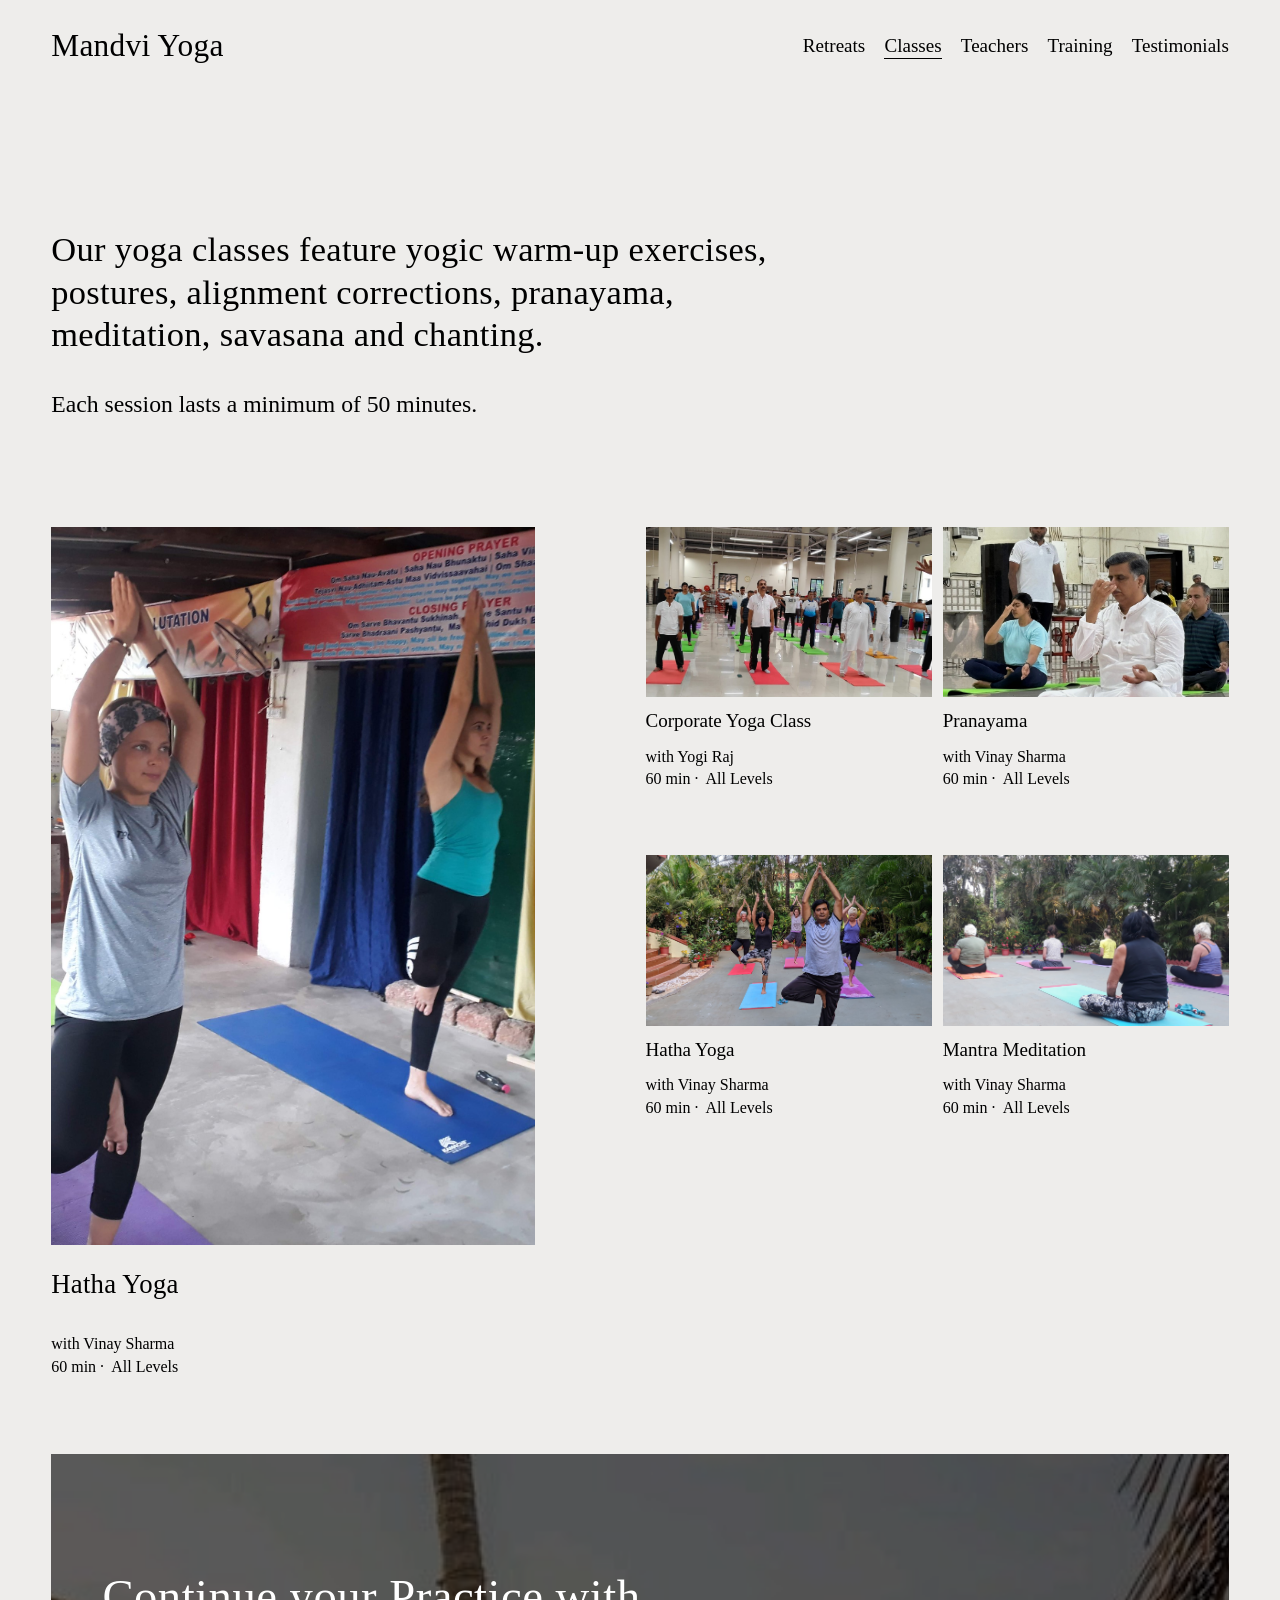
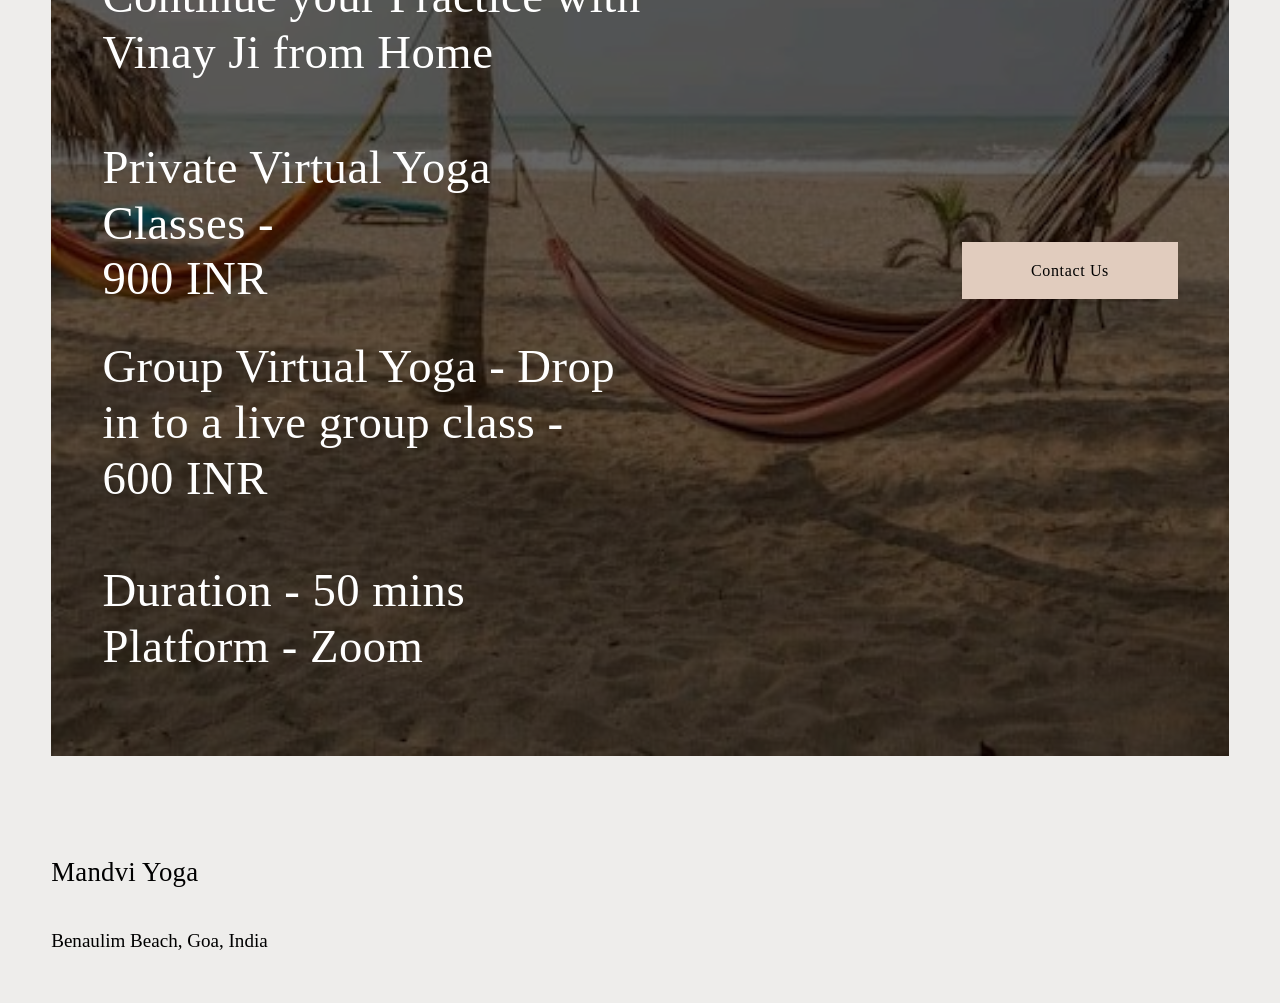
<file: classes/index.html>
<!doctype html>
<html xmlns:og="http://opengraphprotocol.org/schema/" xmlns:fb="http://www.facebook.com/2008/fbml" lang="en-IN"  >
  <head>
    <meta http-equiv="X-UA-Compatible" content="IE=edge,chrome=1">
    <meta name="viewport" content="width=device-width, initial-scale=1">
    <!-- This is Squarespace. --><!-- pelican-cardioid-l9jr -->
<base href="">
<meta charset="utf-8" />
<title>Classes &mdash; Mandvi Yoga</title>
<meta http-equiv="Accept-CH" content="Sec-CH-UA-Platform-Version, Sec-CH-UA-Model" /><link rel="icon" type="image/x-icon" href="../assets/img/31143_default-favicon.ico"/>
<link rel="canonical" href="https://www.mandviyoga.com/classes"/>
<meta property="og:site_name" content="Mandvi Yoga"/>
<meta property="og:title" content="Classes &mdash; Mandvi Yoga"/>
<meta property="og:url" content="https://www.mandviyoga.com/classes"/>
<meta property="og:type" content="website"/>
<meta itemprop="name" content="Classes — Mandvi Yoga"/>
<meta itemprop="url" content="https://www.mandviyoga.com/classes"/>
<meta name="twitter:title" content="Classes — Mandvi Yoga"/>
<meta name="twitter:url" content="https://www.mandviyoga.com/classes"/>
<meta name="twitter:card" content="summary"/>
<meta name="description" content="" />

<link rel="preconnect" href="https://use.typekit.net" crossorigin>
<link rel="preconnect" href="https://p.typekit.net" crossorigin>


<style>@keyframes fonts-loading { 0%, 99% { color: transparent; } } html.wf-loading * { animation: fonts-loading 3s; }</style>

<style data-sqsp-font-ids="6a3136c57d426c0f4007fbe4">
/* vietnamese */
@font-face {
  font-family: 'League Gothic';
  font-style: normal;
  font-weight: 400;
  font-display: swap;
  src: url(../assets/img/91324_vietnamese.woff2) format('woff2');
  unicode-range: U+0102-0103, U+0110-0111, U+0128-0129, U+0168-0169, U+01A0-01A1, U+01AF-01B0, U+0300-0301, U+0303-0304, U+0308-0309, U+0323, U+0329, U+1EA0-1EF9, U+20AB;
}
/* latin */
@font-face {
  font-family: 'League Gothic';
  font-style: normal;
  font-weight: 400;
  font-display: swap;
  src: url(../assets/img/87225_latin.woff2) format('woff2');
  unicode-range: U+0000-00FF, U+0131, U+0152-0153, U+02BB-02BC, U+02C6, U+02DA, U+02DC, U+0304, U+0308, U+0329, U+2000-206F, U+20AC, U+2122, U+2191, U+2193, U+2212, U+2215, U+FEFF, U+FFFD;
}
/* latin-ext */
@font-face {
  font-family: 'League Gothic';
  font-style: normal;
  font-weight: 400;
  font-display: swap;
  src: url(../assets/img/39819_latin-ext.woff2) format('woff2');
  unicode-range: U+0100-02BA, U+02BD-02C5, U+02C7-02CC, U+02CE-02D7, U+02DD-02FF, U+0304, U+0308, U+0329, U+1D00-1DBF, U+1E00-1E9F, U+1EF2-1EFF, U+2020, U+20A0-20AB, U+20AD-20C0, U+2113, U+2C60-2C7F, U+A720-A7FF;
}
</style>














<link rel="stylesheet" type="text/css" href="../assets/css/8002_website.components.button.styles.css"><link rel="stylesheet" type="text/css" href="../assets/css/58924_website.components.imageFluid.styles.css"><link rel="stylesheet" type="text/css" href="../assets/css/79134_website.components.html.styles.css"><script type="application/ld+json">{"url":"https://www.mandviyoga.com","name":"Mandvi Yoga","@context":"http://schema.org","@type":"WebSite"}</script><script type="application/ld+json">{"address":"","openingHours":"","@context":"http://schema.org","@type":"LocalBusiness"}</script><link rel="stylesheet" type="text/css" href="../assets/css/74590_site.css"><link rel="stylesheet" type="text/css" href="../assets/css/17476_static.css">
<!-- End of Squarespace Headers -->
    
    
  <style>.sqs-block-form .sqs-block-content > *:not(.mv-contact-form),[data-controller='ProductList'] .product-list-item,.header-actions .user-accounts-link,.header-actions .cart-link,[data-animation-role]{opacity:1 !important;transform:none !important;}</style>
</head>

  <body
    id="collection-66d0aaf4f59e8c4a7c5aa951"
    class="
      tweak-blog-alternating-side-by-side-width-inset tweak-blog-alternating-side-by-side-image-aspect-ratio-11-square tweak-blog-alternating-side-by-side-text-alignment-left tweak-blog-alternating-side-by-side-read-more-style-show tweak-blog-alternating-side-by-side-image-text-alignment-middle tweak-blog-alternating-side-by-side-delimiter-bullet tweak-blog-alternating-side-by-side-meta-position-top tweak-blog-alternating-side-by-side-primary-meta-categories tweak-blog-alternating-side-by-side-secondary-meta-date tweak-blog-alternating-side-by-side-excerpt-show image-block-poster-text-alignment-center image-block-card-content-position-center image-block-card-text-alignment-left image-block-overlap-content-position-center image-block-overlap-text-alignment-left image-block-collage-content-position-top image-block-collage-text-alignment-left image-block-stack-text-alignment-left form-use-theme-colors form-field-style-solid form-field-shape-square form-field-border-all form-field-checkbox-type-icon form-field-checkbox-fill-solid form-field-checkbox-color-inverted form-field-checkbox-shape-square form-field-checkbox-layout-stack form-field-radio-type-icon form-field-radio-fill-solid form-field-radio-color-normal form-field-radio-shape-pill form-field-radio-layout-stack form-field-survey-fill-solid form-field-survey-color-normal form-field-survey-shape-pill form-field-hover-focus-outline form-submit-button-style-label  tweak-global-animations-complexity-level-detailed tweak-global-animations-animation-style-fade tweak-global-animations-animation-type-none tweak-global-animations-animation-curve-ease tweak-blog-masonry-width-full tweak-blog-masonry-text-alignment-left tweak-blog-masonry-primary-meta-categories tweak-blog-masonry-secondary-meta-none tweak-blog-masonry-meta-position-top tweak-blog-masonry-read-more-style-hide tweak-blog-masonry-delimiter-space tweak-blog-masonry-image-placement-above tweak-blog-masonry-excerpt-hide tweak-portfolio-grid-overlay-width-full tweak-portfolio-grid-overlay-height-small tweak-portfolio-grid-overlay-image-aspect-ratio-43-four-three tweak-portfolio-grid-overlay-text-placement-center tweak-portfolio-grid-overlay-show-text-after-hover tweak-blog-single-column-width-inset tweak-blog-single-column-text-alignment-center tweak-blog-single-column-image-placement-above tweak-blog-single-column-delimiter-bullet tweak-blog-single-column-read-more-style-show tweak-blog-single-column-primary-meta-categories tweak-blog-single-column-secondary-meta-date tweak-blog-single-column-meta-position-top tweak-blog-single-column-content-excerpt-and-title header-width-inset tweak-transparent-header tweak-fixed-header tweak-fixed-header-style-basic tweak-blog-item-width-narrow tweak-blog-item-text-alignment-left tweak-blog-item-meta-position-above-title tweak-blog-item-delimiter-dash tweak-blog-side-by-side-width-inset tweak-blog-side-by-side-image-placement-left tweak-blog-side-by-side-image-aspect-ratio-11-square tweak-blog-side-by-side-primary-meta-categories tweak-blog-side-by-side-secondary-meta-date tweak-blog-side-by-side-meta-position-top tweak-blog-side-by-side-text-alignment-left tweak-blog-side-by-side-image-text-alignment-middle tweak-blog-side-by-side-read-more-style-show tweak-blog-side-by-side-delimiter-bullet tweak-blog-side-by-side-excerpt-show primary-button-style-solid primary-button-shape-square secondary-button-style-solid secondary-button-shape-square tertiary-button-style-solid tertiary-button-shape-square tweak-events-stacked-width-inset tweak-events-stacked-height-small tweak-events-stacked-show-past-events tweak-events-stacked-show-thumbnails tweak-events-stacked-thumbnail-size-32-standard tweak-events-stacked-date-style-side-tag tweak-events-stacked-show-time tweak-events-stacked-show-location tweak-events-stacked-ical-gcal-links tweak-events-stacked-show-excerpt tweak-blog-basic-grid-width-inset tweak-blog-basic-grid-image-aspect-ratio-32-standard tweak-blog-basic-grid-text-alignment-center tweak-blog-basic-grid-delimiter-bullet tweak-blog-basic-grid-image-placement-above tweak-blog-basic-grid-read-more-style-show tweak-blog-basic-grid-primary-meta-categories tweak-blog-basic-grid-secondary-meta-date tweak-blog-basic-grid-excerpt-show tweak-portfolio-grid-basic-width-inset tweak-portfolio-grid-basic-height-medium tweak-portfolio-grid-basic-image-aspect-ratio-43-four-three tweak-portfolio-grid-basic-text-alignment-left tweak-portfolio-grid-basic-hover-effect-zoom header-overlay-alignment-left tweak-portfolio-index-background-link-format-stacked tweak-portfolio-index-background-width-full-bleed tweak-portfolio-index-background-height-large tweak-portfolio-index-background-vertical-alignment-middle tweak-portfolio-index-background-horizontal-alignment-center tweak-portfolio-index-background-delimiter-none tweak-portfolio-index-background-animation-type-fade tweak-portfolio-index-background-animation-duration-medium tweak-portfolio-hover-follow-layout-inline tweak-portfolio-hover-follow-front tweak-portfolio-hover-follow-delimiter-forward-slash tweak-portfolio-hover-follow-animation-type-fade tweak-portfolio-hover-follow-animation-duration-medium tweak-portfolio-hover-static-layout-stacked tweak-portfolio-hover-static-delimiter-hyphen tweak-portfolio-hover-static-animation-type-scale-up tweak-portfolio-hover-static-animation-duration-medium hide-opentable-icons opentable-style-dark tweak-product-quick-view-button-style-floating tweak-product-quick-view-button-position-bottom tweak-product-quick-view-lightbox-excerpt-display-truncate tweak-product-quick-view-lightbox-show-arrows tweak-product-quick-view-lightbox-show-close-button tweak-product-quick-view-lightbox-controls-weight-light native-currency-code-cad collection-type-page collection-layout-default collection-66d0aaf4f59e8c4a7c5aa951 mobile-style-available sqs-seven-one
      
        
          
        
      
    "
    tabindex="-1"
  >
    <div
      id="siteWrapper"
      class="clearfix site-wrapper"
    >
      
        <div id="floatingCart" class="floating-cart hidden">
          
        </div>
      

      












  <header
    data-test="header"
    id="header"
    
    class="
      
        
          light
        
      
      header theme-col--primary
    "
    data-section-theme="light"
    data-controller="Header"
    data-current-styles="{
&quot;layout&quot;: &quot;navRight&quot;,
&quot;action&quot;: {
&quot;href&quot;: &quot;/joinnow&quot;,
&quot;buttonText&quot;: &quot;Sign up&quot;,
&quot;newWindow&quot;: false
},
&quot;showSocial&quot;: false,
&quot;socialOptions&quot;: {
&quot;socialBorderShape&quot;: &quot;none&quot;,
&quot;socialBorderStyle&quot;: &quot;outline&quot;,
&quot;socialBorderThickness&quot;: {
&quot;unit&quot;: &quot;px&quot;,
&quot;value&quot;: 1.0
}
},
&quot;sectionTheme&quot;: &quot;&quot;,
&quot;menuOverlayTheme&quot;: &quot;light&quot;,
&quot;menuOverlayAnimation&quot;: &quot;fade&quot;,
&quot;cartStyle&quot;: &quot;cart&quot;,
&quot;cartText&quot;: &quot;Cart&quot;,
&quot;showEmptyCartState&quot;: true,
&quot;cartOptions&quot;: {
&quot;iconType&quot;: &quot;solid-7&quot;,
&quot;cartBorderShape&quot;: &quot;none&quot;,
&quot;cartBorderStyle&quot;: &quot;outline&quot;,
&quot;cartBorderThickness&quot;: {
&quot;unit&quot;: &quot;px&quot;,
&quot;value&quot;: 1.0
}
},
&quot;showButton&quot;: false,
&quot;showCart&quot;: false,
&quot;showAccountLogin&quot;: false,
&quot;headerStyle&quot;: &quot;dynamic&quot;,
&quot;languagePicker&quot;: {
&quot;enabled&quot;: false,
&quot;iconEnabled&quot;: false,
&quot;iconType&quot;: &quot;globe&quot;,
&quot;flagShape&quot;: &quot;shiny&quot;,
&quot;languageFlags&quot;: [ ]
},
&quot;iconOptions&quot;: {
&quot;desktopDropdownIconOptions&quot;: {
&quot;size&quot;: {
&quot;unit&quot;: &quot;em&quot;,
&quot;value&quot;: 1.0
},
&quot;iconSpacing&quot;: {
&quot;unit&quot;: &quot;em&quot;,
&quot;value&quot;: 0.35
},
&quot;strokeWidth&quot;: {
&quot;unit&quot;: &quot;px&quot;,
&quot;value&quot;: 1.0
},
&quot;endcapType&quot;: &quot;square&quot;,
&quot;folderDropdownIcon&quot;: &quot;none&quot;,
&quot;languagePickerIcon&quot;: &quot;openArrowHead&quot;
},
&quot;mobileDropdownIconOptions&quot;: {
&quot;size&quot;: {
&quot;unit&quot;: &quot;em&quot;,
&quot;value&quot;: 1.0
},
&quot;iconSpacing&quot;: {
&quot;unit&quot;: &quot;em&quot;,
&quot;value&quot;: 0.15
},
&quot;strokeWidth&quot;: {
&quot;unit&quot;: &quot;px&quot;,
&quot;value&quot;: 0.5
},
&quot;endcapType&quot;: &quot;square&quot;,
&quot;folderDropdownIcon&quot;: &quot;openArrowHead&quot;,
&quot;languagePickerIcon&quot;: &quot;openArrowHead&quot;
}
},
&quot;mobileOptions&quot;: {
&quot;layout&quot;: &quot;logoLeftNavRight&quot;,
&quot;menuIconOptions&quot;: {
&quot;style&quot;: &quot;doubleLineHamburger&quot;,
&quot;thickness&quot;: {
&quot;unit&quot;: &quot;px&quot;,
&quot;value&quot;: 1.0
}
}
},
&quot;solidOptions&quot;: {
&quot;headerOpacity&quot;: {
&quot;unit&quot;: &quot;%&quot;,
&quot;value&quot;: 100.0
},
&quot;blurBackground&quot;: {
&quot;enabled&quot;: false,
&quot;blurRadius&quot;: {
&quot;unit&quot;: &quot;px&quot;,
&quot;value&quot;: 12.0
}
},
&quot;backgroundColor&quot;: {
&quot;type&quot;: &quot;SITE_PALETTE_COLOR&quot;,
&quot;sitePaletteColor&quot;: {
&quot;colorName&quot;: &quot;white&quot;,
&quot;alphaModifier&quot;: 1.0
}
},
&quot;navigationColor&quot;: {
&quot;type&quot;: &quot;SITE_PALETTE_COLOR&quot;,
&quot;sitePaletteColor&quot;: {
&quot;colorName&quot;: &quot;black&quot;,
&quot;alphaModifier&quot;: 1.0
}
}
},
&quot;gradientOptions&quot;: {
&quot;gradientType&quot;: &quot;faded&quot;,
&quot;headerOpacity&quot;: {
&quot;unit&quot;: &quot;%&quot;,
&quot;value&quot;: 90.0
},
&quot;blurBackground&quot;: {
&quot;enabled&quot;: false,
&quot;blurRadius&quot;: {
&quot;unit&quot;: &quot;px&quot;,
&quot;value&quot;: 12.0
}
},
&quot;backgroundColor&quot;: {
&quot;type&quot;: &quot;SITE_PALETTE_COLOR&quot;,
&quot;sitePaletteColor&quot;: {
&quot;colorName&quot;: &quot;white&quot;,
&quot;alphaModifier&quot;: 1.0
}
},
&quot;navigationColor&quot;: {
&quot;type&quot;: &quot;SITE_PALETTE_COLOR&quot;,
&quot;sitePaletteColor&quot;: {
&quot;colorName&quot;: &quot;black&quot;,
&quot;alphaModifier&quot;: 1.0
}
}
},
&quot;dropShadowOptions&quot;: {
&quot;enabled&quot;: false,
&quot;blur&quot;: {
&quot;unit&quot;: &quot;px&quot;,
&quot;value&quot;: 12.0
},
&quot;spread&quot;: {
&quot;unit&quot;: &quot;px&quot;,
&quot;value&quot;: 0.0
},
&quot;distance&quot;: {
&quot;unit&quot;: &quot;px&quot;,
&quot;value&quot;: 12.0
}
},
&quot;borderOptions&quot;: {
&quot;enabled&quot;: false,
&quot;position&quot;: &quot;allSides&quot;,
&quot;thickness&quot;: {
&quot;unit&quot;: &quot;px&quot;,
&quot;value&quot;: 4.0
},
&quot;color&quot;: {
&quot;type&quot;: &quot;SITE_PALETTE_COLOR&quot;,
&quot;sitePaletteColor&quot;: {
&quot;colorName&quot;: &quot;black&quot;,
&quot;alphaModifier&quot;: 1.0
}
}
},
&quot;showPromotedElement&quot;: false,
&quot;buttonVariant&quot;: &quot;primary&quot;,
&quot;blurBackground&quot;: {
&quot;enabled&quot;: false,
&quot;blurRadius&quot;: {
&quot;unit&quot;: &quot;px&quot;,
&quot;value&quot;: 12.0
}
},
&quot;headerOpacity&quot;: {
&quot;unit&quot;: &quot;%&quot;,
&quot;value&quot;: 100.0
}
}"
    data-section-id="header"
    data-header-style="dynamic"
    data-language-picker="{
&quot;enabled&quot;: false,
&quot;iconEnabled&quot;: false,
&quot;iconType&quot;: &quot;globe&quot;,
&quot;flagShape&quot;: &quot;shiny&quot;,
&quot;languageFlags&quot;: [ ]
}"
    
    
    data-first-focusable-element
    tabindex="-1"
    style="
      
      
        --headerBorderColor: hsla(var(--black-hsl), 1);
      
      
        --solidHeaderBackgroundColor: hsla(var(--white-hsl), 1);
      
      
        --solidHeaderNavigationColor: hsla(var(--black-hsl), 1);
      
      
        --gradientHeaderBackgroundColor: hsla(var(--white-hsl), 1);
      
      
        --gradientHeaderNavigationColor: hsla(var(--black-hsl), 1);
      
    "
  >
    <svg  style="display:none" viewBox="0 0 22 22" xmlns="http://www.w3.org/2000/svg">
  <symbol id="circle" >
    <path d="M11.5 17C14.5376 17 17 14.5376 17 11.5C17 8.46243 14.5376 6 11.5 6C8.46243 6 6 8.46243 6 11.5C6 14.5376 8.46243 17 11.5 17Z" fill="none" />
  </symbol>

  <symbol id="circleFilled" >
    <path d="M11.5 17C14.5376 17 17 14.5376 17 11.5C17 8.46243 14.5376 6 11.5 6C8.46243 6 6 8.46243 6 11.5C6 14.5376 8.46243 17 11.5 17Z" />
  </symbol>

  <symbol id="dash" >
    <path d="M11 11H19H3" />
  </symbol>

  <symbol id="squareFilled" >
    <rect x="6" y="6" width="11" height="11" />
  </symbol>

  <symbol id="square" >
    <rect x="7" y="7" width="9" height="9" fill="none" stroke="inherit" />
  </symbol>
  
  <symbol id="plus" >
    <path d="M11 3V19" />
    <path d="M19 11L3 11"/>
  </symbol>
  
  <symbol id="closedArrow" >
    <path d="M11 11V2M11 18.1797L17 11.1477L5 11.1477L11 18.1797Z" fill="none" />
  </symbol>
  
  <symbol id="closedArrowFilled" >
    <path d="M11 11L11 2" stroke="inherit" fill="none"  />
    <path fill-rule="evenodd" clip-rule="evenodd" d="M2.74695 9.38428L19.038 9.38428L10.8925 19.0846L2.74695 9.38428Z" stroke-width="1" />
  </symbol>
  
  <symbol id="closedArrowHead" viewBox="0 0 22 22"  xmlns="http://www.w3.org/2000/symbol">
    <path d="M18 7L11 15L4 7L18 7Z" fill="none" stroke="inherit" />
  </symbol>
  
  
  <symbol id="closedArrowHeadFilled" viewBox="0 0 22 22"  xmlns="http://www.w3.org/2000/symbol">
    <path d="M18.875 6.5L11 15.5L3.125 6.5L18.875 6.5Z" />
  </symbol>
  
  <symbol id="openArrow" >
    <path d="M11 18.3591L11 3" stroke="inherit" fill="none"  />
    <path d="M18 11.5L11 18.5L4 11.5" stroke="inherit" fill="none"  />
  </symbol>
  
  <symbol id="openArrowHead" >
    <path d="M18 7L11 14L4 7" fill="none" />
  </symbol>

  <symbol id="pinchedArrow" >
    <path d="M11 17.3591L11 2" fill="none" />
    <path d="M2 11C5.85455 12.2308 8.81818 14.9038 11 18C13.1818 14.8269 16.1455 12.1538 20 11" fill="none" />
  </symbol>

  <symbol id="pinchedArrowFilled" >
    <path d="M11.05 10.4894C7.04096 8.73759 1.05005 8 1.05005 8C6.20459 11.3191 9.41368 14.1773 11.05 21C12.6864 14.0851 15.8955 11.227 21.05 8C21.05 8 15.0591 8.73759 11.05 10.4894Z" stroke-width="1"/>
    <path d="M11 11L11 1" fill="none"/>
  </symbol>

  <symbol id="pinchedArrowHead" >
    <path d="M2 7.24091C5.85455 8.40454 8.81818 10.9318 11 13.8591C13.1818 10.8591 16.1455 8.33181 20 7.24091"  fill="none" />
  </symbol>
  
  <symbol id="pinchedArrowHeadFilled" >
    <path d="M11.05 7.1591C7.04096 5.60456 1.05005 4.95001 1.05005 4.95001C6.20459 7.89547 9.41368 10.4318 11.05 16.4864C12.6864 10.35 15.8955 7.81365 21.05 4.95001C21.05 4.95001 15.0591 5.60456 11.05 7.1591Z" />
  </symbol>

</svg>
    
<div class="sqs-announcement-bar-dropzone"></div>

    <div class="header-announcement-bar-wrapper">
      
      <a
        href="#page"
        class="header-skip-link sqs-button-element--primary"
      >
        Skip to Content
      </a>
      


<style>
    @supports (-webkit-backdrop-filter: none) or (backdrop-filter: none) {
        .header-blur-background {
            
            
        }
    }
</style>
      <div
        class="header-border"
        data-header-style="dynamic"
        data-header-border="false"
        data-test="header-border"
        style="




"
      ></div>
      <div
        class="header-dropshadow"
        data-header-style="dynamic"
        data-header-dropshadow="false"
        data-test="header-dropshadow"
        style=""
      ></div>
      
      

      <div class='header-inner container--fluid
        
        
        
         header-mobile-layout-logo-left-nav-right
        
        
        
        
        
        
         header-layout-nav-right
        
        
        
        
        
        
        
        
        '
        data-test="header-inner"
        >
        <!-- Background -->
        <div class="header-background theme-bg--primary"></div>

        <div class="header-display-desktop" data-content-field="site-title">
          

          

          

          

          

          
          
            
            <!-- Social -->
            
          
            
            <!-- Title and nav wrapper -->
            <div class="header-title-nav-wrapper">
              

              

              
                
                <!-- Title -->
                
                  <div
                    class="
                      header-title
                      
                    "
                    data-animation-role="header-element"
                  >
                    
                      <div class="header-title-text">
                        <a id="site-title" href="../" data-animation-role="header-element">Mandvi Yoga</a>
                      </div>
                    
                    
                  </div>
                
              
                
                <!-- Nav -->
                <div class="header-nav">
                  <div class="header-nav-wrapper">
                    <nav class="header-nav-list">
                      


  
    <div class="header-nav-item header-nav-item--collection">
      <a
        href="../services-5/"
        data-animation-role="header-element"
        
      >
        Retreats
      </a>
    </div>
  
  
  


  
    <div class="header-nav-item header-nav-item--collection header-nav-item--active">
      <a
        href="../classes/"
        data-animation-role="header-element"
        
          aria-current="page"
        
      >
        Classes
      </a>
    </div>
  
  
  


  
    <div class="header-nav-item header-nav-item--collection">
      <a
        href="../teachers/"
        data-animation-role="header-element"
        
      >
        Teachers
      </a>
    </div>
  
  
  


  
    <div class="header-nav-item header-nav-item--collection">
      <a
        href="../teachertraining/"
        data-animation-role="header-element"
        
      >
        Training
      </a>
    </div>
  
  
  


  
    <div class="header-nav-item header-nav-item--collection">
      <a
        href="../testimonials/"
        data-animation-role="header-element"
        
      >
        Testimonials
      </a>
    </div>
  
  
  



                    </nav>
                  </div>
                </div>
              
              
            </div>
          
            
            <!-- Actions -->
            <div class="header-actions header-actions--right">
              
                
              
              

              

            
            

              
              <div class="showOnMobile">
                
              </div>

              
              <div class="showOnDesktop">
                
              </div>

              
            </div>
          
            


<style>
  .top-bun, 
  .patty, 
  .bottom-bun {
    height: 1px;
  }
</style>

<!-- Burger -->
<div class="header-burger

  menu-overlay-does-not-have-visible-non-navigation-items


  
  no-actions
  
" data-animation-role="header-element">
  <button class="header-burger-btn burger" data-test="header-burger">
    <span hidden class="js-header-burger-open-title visually-hidden">Open Menu</span>
    <span hidden class="js-header-burger-close-title visually-hidden">Close Menu</span>
    <div class="burger-box">
      <div class="burger-inner header-menu-icon-doubleLineHamburger">
        <div class="top-bun"></div>
        <div class="patty"></div>
        <div class="bottom-bun"></div>
      </div>
    </div>
  </button>
</div>

          

        </div>
        <div class="header-display-mobile" data-content-field="site-title">
          
            
            <!-- Social -->
            
          
            
            <!-- Title and nav wrapper -->
            <div class="header-title-nav-wrapper">
              

              

              
                
                <!-- Title -->
                
                  <div
                    class="
                      header-title
                      
                    "
                    data-animation-role="header-element"
                  >
                    
                      <div class="header-title-text">
                        <a id="site-title" href="../" data-animation-role="header-element">Mandvi Yoga</a>
                      </div>
                    
                    
                  </div>
                
              
                
                <!-- Nav -->
                <div class="header-nav">
                  <div class="header-nav-wrapper">
                    <nav class="header-nav-list">
                      


  
    <div class="header-nav-item header-nav-item--collection">
      <a
        href="../services-5/"
        data-animation-role="header-element"
        
      >
        Retreats
      </a>
    </div>
  
  
  


  
    <div class="header-nav-item header-nav-item--collection header-nav-item--active">
      <a
        href="../classes/"
        data-animation-role="header-element"
        
          aria-current="page"
        
      >
        Classes
      </a>
    </div>
  
  
  


  
    <div class="header-nav-item header-nav-item--collection">
      <a
        href="../teachers/"
        data-animation-role="header-element"
        
      >
        Teachers
      </a>
    </div>
  
  
  


  
    <div class="header-nav-item header-nav-item--collection">
      <a
        href="../teachertraining/"
        data-animation-role="header-element"
        
      >
        Training
      </a>
    </div>
  
  
  


  
    <div class="header-nav-item header-nav-item--collection">
      <a
        href="../testimonials/"
        data-animation-role="header-element"
        
      >
        Testimonials
      </a>
    </div>
  
  
  



                    </nav>
                  </div>
                </div>
              
              
            </div>
          
            
            <!-- Actions -->
            <div class="header-actions header-actions--right">
              
                
              
              

              

            
            

              
              <div class="showOnMobile">
                
              </div>

              
              <div class="showOnDesktop">
                
              </div>

              
            </div>
          
            


<style>
  .top-bun, 
  .patty, 
  .bottom-bun {
    height: 1px;
  }
</style>

<!-- Burger -->
<div class="header-burger

  menu-overlay-does-not-have-visible-non-navigation-items


  
  no-actions
  
" data-animation-role="header-element">
  <button class="header-burger-btn burger" data-test="header-burger">
    <span hidden class="js-header-burger-open-title visually-hidden">Open Menu</span>
    <span hidden class="js-header-burger-close-title visually-hidden">Close Menu</span>
    <div class="burger-box">
      <div class="burger-inner header-menu-icon-doubleLineHamburger">
        <div class="top-bun"></div>
        <div class="patty"></div>
        <div class="bottom-bun"></div>
      </div>
    </div>
  </button>
</div>

          
          
          
          
          
        </div>
      </div>
    </div>
    <!-- (Mobile) Menu Navigation -->
    <div class="header-menu header-menu--folder-list
      light
      
      
      
      
      "
      data-section-theme="light"
      data-current-styles="{
&quot;layout&quot;: &quot;navRight&quot;,
&quot;action&quot;: {
&quot;href&quot;: &quot;/joinnow&quot;,
&quot;buttonText&quot;: &quot;Sign up&quot;,
&quot;newWindow&quot;: false
},
&quot;showSocial&quot;: false,
&quot;socialOptions&quot;: {
&quot;socialBorderShape&quot;: &quot;none&quot;,
&quot;socialBorderStyle&quot;: &quot;outline&quot;,
&quot;socialBorderThickness&quot;: {
&quot;unit&quot;: &quot;px&quot;,
&quot;value&quot;: 1.0
}
},
&quot;sectionTheme&quot;: &quot;&quot;,
&quot;menuOverlayTheme&quot;: &quot;light&quot;,
&quot;menuOverlayAnimation&quot;: &quot;fade&quot;,
&quot;cartStyle&quot;: &quot;cart&quot;,
&quot;cartText&quot;: &quot;Cart&quot;,
&quot;showEmptyCartState&quot;: true,
&quot;cartOptions&quot;: {
&quot;iconType&quot;: &quot;solid-7&quot;,
&quot;cartBorderShape&quot;: &quot;none&quot;,
&quot;cartBorderStyle&quot;: &quot;outline&quot;,
&quot;cartBorderThickness&quot;: {
&quot;unit&quot;: &quot;px&quot;,
&quot;value&quot;: 1.0
}
},
&quot;showButton&quot;: false,
&quot;showCart&quot;: false,
&quot;showAccountLogin&quot;: false,
&quot;headerStyle&quot;: &quot;dynamic&quot;,
&quot;languagePicker&quot;: {
&quot;enabled&quot;: false,
&quot;iconEnabled&quot;: false,
&quot;iconType&quot;: &quot;globe&quot;,
&quot;flagShape&quot;: &quot;shiny&quot;,
&quot;languageFlags&quot;: [ ]
},
&quot;iconOptions&quot;: {
&quot;desktopDropdownIconOptions&quot;: {
&quot;size&quot;: {
&quot;unit&quot;: &quot;em&quot;,
&quot;value&quot;: 1.0
},
&quot;iconSpacing&quot;: {
&quot;unit&quot;: &quot;em&quot;,
&quot;value&quot;: 0.35
},
&quot;strokeWidth&quot;: {
&quot;unit&quot;: &quot;px&quot;,
&quot;value&quot;: 1.0
},
&quot;endcapType&quot;: &quot;square&quot;,
&quot;folderDropdownIcon&quot;: &quot;none&quot;,
&quot;languagePickerIcon&quot;: &quot;openArrowHead&quot;
},
&quot;mobileDropdownIconOptions&quot;: {
&quot;size&quot;: {
&quot;unit&quot;: &quot;em&quot;,
&quot;value&quot;: 1.0
},
&quot;iconSpacing&quot;: {
&quot;unit&quot;: &quot;em&quot;,
&quot;value&quot;: 0.15
},
&quot;strokeWidth&quot;: {
&quot;unit&quot;: &quot;px&quot;,
&quot;value&quot;: 0.5
},
&quot;endcapType&quot;: &quot;square&quot;,
&quot;folderDropdownIcon&quot;: &quot;openArrowHead&quot;,
&quot;languagePickerIcon&quot;: &quot;openArrowHead&quot;
}
},
&quot;mobileOptions&quot;: {
&quot;layout&quot;: &quot;logoLeftNavRight&quot;,
&quot;menuIconOptions&quot;: {
&quot;style&quot;: &quot;doubleLineHamburger&quot;,
&quot;thickness&quot;: {
&quot;unit&quot;: &quot;px&quot;,
&quot;value&quot;: 1.0
}
}
},
&quot;solidOptions&quot;: {
&quot;headerOpacity&quot;: {
&quot;unit&quot;: &quot;%&quot;,
&quot;value&quot;: 100.0
},
&quot;blurBackground&quot;: {
&quot;enabled&quot;: false,
&quot;blurRadius&quot;: {
&quot;unit&quot;: &quot;px&quot;,
&quot;value&quot;: 12.0
}
},
&quot;backgroundColor&quot;: {
&quot;type&quot;: &quot;SITE_PALETTE_COLOR&quot;,
&quot;sitePaletteColor&quot;: {
&quot;colorName&quot;: &quot;white&quot;,
&quot;alphaModifier&quot;: 1.0
}
},
&quot;navigationColor&quot;: {
&quot;type&quot;: &quot;SITE_PALETTE_COLOR&quot;,
&quot;sitePaletteColor&quot;: {
&quot;colorName&quot;: &quot;black&quot;,
&quot;alphaModifier&quot;: 1.0
}
}
},
&quot;gradientOptions&quot;: {
&quot;gradientType&quot;: &quot;faded&quot;,
&quot;headerOpacity&quot;: {
&quot;unit&quot;: &quot;%&quot;,
&quot;value&quot;: 90.0
},
&quot;blurBackground&quot;: {
&quot;enabled&quot;: false,
&quot;blurRadius&quot;: {
&quot;unit&quot;: &quot;px&quot;,
&quot;value&quot;: 12.0
}
},
&quot;backgroundColor&quot;: {
&quot;type&quot;: &quot;SITE_PALETTE_COLOR&quot;,
&quot;sitePaletteColor&quot;: {
&quot;colorName&quot;: &quot;white&quot;,
&quot;alphaModifier&quot;: 1.0
}
},
&quot;navigationColor&quot;: {
&quot;type&quot;: &quot;SITE_PALETTE_COLOR&quot;,
&quot;sitePaletteColor&quot;: {
&quot;colorName&quot;: &quot;black&quot;,
&quot;alphaModifier&quot;: 1.0
}
}
},
&quot;dropShadowOptions&quot;: {
&quot;enabled&quot;: false,
&quot;blur&quot;: {
&quot;unit&quot;: &quot;px&quot;,
&quot;value&quot;: 12.0
},
&quot;spread&quot;: {
&quot;unit&quot;: &quot;px&quot;,
&quot;value&quot;: 0.0
},
&quot;distance&quot;: {
&quot;unit&quot;: &quot;px&quot;,
&quot;value&quot;: 12.0
}
},
&quot;borderOptions&quot;: {
&quot;enabled&quot;: false,
&quot;position&quot;: &quot;allSides&quot;,
&quot;thickness&quot;: {
&quot;unit&quot;: &quot;px&quot;,
&quot;value&quot;: 4.0
},
&quot;color&quot;: {
&quot;type&quot;: &quot;SITE_PALETTE_COLOR&quot;,
&quot;sitePaletteColor&quot;: {
&quot;colorName&quot;: &quot;black&quot;,
&quot;alphaModifier&quot;: 1.0
}
}
},
&quot;showPromotedElement&quot;: false,
&quot;buttonVariant&quot;: &quot;primary&quot;,
&quot;blurBackground&quot;: {
&quot;enabled&quot;: false,
&quot;blurRadius&quot;: {
&quot;unit&quot;: &quot;px&quot;,
&quot;value&quot;: 12.0
}
},
&quot;headerOpacity&quot;: {
&quot;unit&quot;: &quot;%&quot;,
&quot;value&quot;: 100.0
}
}"
      data-section-id="overlay-nav"
      data-show-account-login="false"
      data-test="header-menu">
      <div class="header-menu-bg theme-bg--primary"></div>
      <div class="header-menu-nav">
        <nav class="header-menu-nav-list">
          <div data-folder="root" class="header-menu-nav-folder">
            <div class="header-menu-nav-folder-content">
              <!-- Menu Navigation -->
<div class="header-menu-nav-wrapper">
  
    
      
        
          
            <div class="container header-menu-nav-item header-menu-nav-item--collection">
              <a
                href="../services-5/"
                
              >
                <div class="header-menu-nav-item-content">
                  Retreats
                </div>
              </a>
            </div>
          
        
      
    
      
        
          
            <div class="container header-menu-nav-item header-menu-nav-item--collection header-menu-nav-item--active">
              <a
                href="../classes/"
                
                  aria-current="page"
                
              >
                <div class="header-menu-nav-item-content">
                  Classes
                </div>
              </a>
            </div>
          
        
      
    
      
        
          
            <div class="container header-menu-nav-item header-menu-nav-item--collection">
              <a
                href="../teachers/"
                
              >
                <div class="header-menu-nav-item-content">
                  Teachers
                </div>
              </a>
            </div>
          
        
      
    
      
        
          
            <div class="container header-menu-nav-item header-menu-nav-item--collection">
              <a
                href="../teachertraining/"
                
              >
                <div class="header-menu-nav-item-content">
                  Training
                </div>
              </a>
            </div>
          
        
      
    
      
        
          
            <div class="container header-menu-nav-item header-menu-nav-item--collection">
              <a
                href="../testimonials/"
                
              >
                <div class="header-menu-nav-item-content">
                  Testimonials
                </div>
              </a>
            </div>
          
        
      
    
  
</div>

              
                
              
            </div>
            
            
            
          </div>
        </nav>
      </div>
    </div>
    
    
  </header>




      <main id="page" class="container" role="main">
        
          
            <article
  class="page-regions"
  id="page-regions"
  data-collection-id="66d0aaf4f59e8c4a7c5aa951"
  data-item-id=""
  data-regions-source="collection"
>
  
  
  
    
    
    
    <section class="region" data-region-id="50a1c151274c658e3c460a55" data-region-source="collection">
      
    
      
        
        


  
  











<section
  data-test="page-section"
  
  data-section-theme="light"
  class='page-section 
    
      full-bleed-section
      layout-engine-section
    
    background-width--full-bleed
    
      
        section-height--custom
      
    
    
      content-width--wide
    
    horizontal-alignment--center
    vertical-alignment--middle
    
      
    
    
    light'
  
  data-section-id="66d0aaf4f59e8c4a7c5aa954"
  
  data-controller="SectionWrapperController"
  data-current-styles="{
&quot;imageOverlayOpacity&quot;: 0.15,
&quot;backgroundWidth&quot;: &quot;background-width--full-bleed&quot;,
&quot;sectionHeight&quot;: &quot;section-height--custom&quot;,
&quot;customSectionHeight&quot;: 10,
&quot;horizontalAlignment&quot;: &quot;horizontal-alignment--center&quot;,
&quot;verticalAlignment&quot;: &quot;vertical-alignment--middle&quot;,
&quot;contentWidth&quot;: &quot;content-width--wide&quot;,
&quot;customContentWidth&quot;: 50,
&quot;sectionTheme&quot;: &quot;light&quot;,
&quot;sectionAnimation&quot;: &quot;none&quot;,
&quot;backgroundMode&quot;: &quot;image&quot;
}"
  data-current-context="{
&quot;video&quot;: {
&quot;playbackSpeed&quot;: 0.5,
&quot;filter&quot;: 1,
&quot;filterStrength&quot;: 0,
&quot;zoom&quot;: 0,
&quot;videoSourceProvider&quot;: &quot;none&quot;
},
&quot;backgroundImageId&quot;: null,
&quot;backgroundMediaEffect&quot;: null,
&quot;divider&quot;: null,
&quot;typeName&quot;: &quot;page&quot;
}"
  data-animation="none"
  data-fluid-engine-section
   
  
     style="min-height: 10vh;" 
  
  
  
  
  


  data-sqsp-section="fluid-engine"


>
  <div
    class="section-border"
    
  >
    <div class="section-background">
    
      
    
    </div>
  </div>
  <div
    class='content-wrapper'
    style='
      
        
          
          padding-top: calc(10vmax / 10); padding-bottom: calc(10vmax / 10);
        
      
    '
  >
    <div
      class="content"
      
    >
      
      
      
      
      
      
      
      
      
      
      <div data-fluid-engine="true"><style>

.fe-66d0aaf4f59e8c4a7c5aa953 {
  --grid-gutter: calc(var(--sqs-mobile-site-gutter, 6vw) - 11.0px);
  --cell-max-width: calc( ( var(--sqs-site-max-width, 1500px) - (11.0px * (8 - 1)) ) / 8 );

  display: grid;
  position: relative;
  grid-area: 1/1/-1/-1;
  grid-template-rows: repeat(8,minmax(24px, auto));
  grid-template-columns:
    minmax(var(--grid-gutter), 1fr)
    repeat(8, minmax(0, var(--cell-max-width)))
    minmax(var(--grid-gutter), 1fr);
  row-gap: 11.0px;
  column-gap: 11.0px;
  overflow-x: hidden;
  overflow-x: clip;
}

@media (min-width: 768px) {
  .background-width--inset .fe-66d0aaf4f59e8c4a7c5aa953 {
    --inset-padding: calc(var(--sqs-site-gutter) * 2);
  }

  .fe-66d0aaf4f59e8c4a7c5aa953 {
    --grid-gutter: calc(var(--sqs-site-gutter, 4vw) - 11.0px);
    --cell-max-width: calc( ( var(--sqs-site-max-width, 1500px) - (11.0px * (24 - 1)) ) / 24 );
    --inset-padding: 0vw;

    --row-height-scaling-factor: 0.0215;
    --container-width: min(var(--sqs-site-max-width, 1500px), calc(100vw - var(--sqs-site-gutter, 4vw) * 2 - var(--inset-padding) ));

    grid-template-rows: repeat(9,minmax(calc(var(--container-width) * var(--row-height-scaling-factor)), auto));
    grid-template-columns:
      minmax(var(--grid-gutter), 1fr)
      repeat(24, minmax(0, var(--cell-max-width)))
      minmax(var(--grid-gutter), 1fr);
  }
}


  .fe-block-465cbbd78fcdeb11c0fb {
    grid-area: 1/2/9/10;
    z-index: 0;

    @media (max-width: 767px) {
      
      
    }
  }

  .fe-block-465cbbd78fcdeb11c0fb .sqs-block {
    justify-content: flex-start;
  }

  .fe-block-465cbbd78fcdeb11c0fb .sqs-block-alignment-wrapper {
    align-items: flex-start;
  }

  @media (min-width: 768px) {
    .fe-block-465cbbd78fcdeb11c0fb {
      grid-area: 3/2/10/18;
      z-index: 0;

      

      
    }

    .fe-block-465cbbd78fcdeb11c0fb .sqs-block {
      justify-content: flex-start;
    }

    .fe-block-465cbbd78fcdeb11c0fb .sqs-block-alignment-wrapper {
      align-items: flex-start;
    }
  }

</style><div class="fluid-engine fe-66d0aaf4f59e8c4a7c5aa953"><div class="fe-block fe-block-465cbbd78fcdeb11c0fb"><div class="sqs-block website-component-block sqs-block-website-component sqs-block-html html-block" data-block-css="[&quot;https://definitions.sqspcdn.com/website-component-definition/static-assets/website.components.html/af549bc4-702b-4275-bb4e-951e62315820_937/website.components.html.styles.css&quot;]" data-block-scripts="[&quot;https://definitions.sqspcdn.com/website-component-definition/static-assets/website.components.html/af549bc4-702b-4275-bb4e-951e62315820_937/website.components.html.visitor.js&quot;]" data-block-type="1337" data-definition-name="website.components.html" data-sqsp-block="text" data-website-component-id="465cbbd78fcdeb11c0fb" id="block-465cbbd78fcdeb11c0fb"><div class="sqs-block-content"><div class="sqs-text-block-container">
  
  <div class="sqs-html-content" data-sqsp-text-block-content><h2 style="white-space:pre-wrap;"><br>Our yoga classes feature yogic warm-up exercises, postures, alignment corrections, pranayama, meditation, savasana and chanting.</h2><p class="sqsrte-large" style="white-space:pre-wrap;">Each session lasts a minimum of 50 minutes.<br></p></div>


  
<style id="container-styles">#block-465cbbd78fcdeb11c0fb {
    
    --stroke-style: none;--stroke-thickness: 6px;
    
      
      
      
    



  }

  #block-465cbbd78fcdeb11c0fb .sqs-html-content {
    
    --tweak-text-block-padding: 6% 6% 6% 6%;
  --tweak-text-block-padding: initial;
}

  .fe-block-465cbbd78fcdeb11c0fb {
      mix-blend-mode: var(--tweak-text-block-blend
  );
      border-radius: var(--tweak-text-block-radius);
  }

  
  
.fe-block-465cbbd78fcdeb11c0fb {
      --tweak-text-block-radius: 0px 0px 0px 0px;
    }


  
  .fe-block-465cbbd78fcdeb11c0fb {
      --tweak-text-block-blend
  : normal;
    }
  

  .fe-block-465cbbd78fcdeb11c0fb {
    --blur-value: blur(15px);}

</style>

<style id="override-container-styles">
    @media screen and (max-width: 767px) {
          
            

#block-465cbbd78fcdeb11c0fb {
            
            }
        }
    
  
    @media screen and (max-width: 767px) {
          #block-465cbbd78fcdeb11c0fb .sqs-html-content {
            
            }
        }
    
  @media screen and (max-width: 767px) {
          
          

          
          
          
        }</style>
<style class="transform-overrides-vars">
  
</style>




</div>
</div></div></div></div></div>
    </div>
  
  </div>
  
</section>

      
    
      
        
        


  
  











<section
  data-test="page-section"
  
  data-section-theme="light"
  class='page-section 
    
      full-bleed-section
      layout-engine-section
    
    background-width--full-bleed
    
      
        section-height--custom
      
    
    
      content-width--wide
    
    horizontal-alignment--center
    vertical-alignment--middle
    
      
    
    
    light'
  
  data-section-id="66d0aaf4f59e8c4a7c5aa957"
  
  data-controller="SectionWrapperController"
  data-current-styles="{
&quot;imageOverlayOpacity&quot;: 0.15,
&quot;backgroundWidth&quot;: &quot;background-width--full-bleed&quot;,
&quot;sectionHeight&quot;: &quot;section-height--custom&quot;,
&quot;customSectionHeight&quot;: 10,
&quot;horizontalAlignment&quot;: &quot;horizontal-alignment--center&quot;,
&quot;verticalAlignment&quot;: &quot;vertical-alignment--middle&quot;,
&quot;contentWidth&quot;: &quot;content-width--wide&quot;,
&quot;customContentWidth&quot;: 50,
&quot;sectionTheme&quot;: &quot;light&quot;,
&quot;sectionAnimation&quot;: &quot;none&quot;,
&quot;backgroundMode&quot;: &quot;image&quot;
}"
  data-current-context="{
&quot;video&quot;: {
&quot;playbackSpeed&quot;: 0.5,
&quot;filter&quot;: 1,
&quot;filterStrength&quot;: 0,
&quot;zoom&quot;: 0,
&quot;videoSourceProvider&quot;: &quot;none&quot;
},
&quot;backgroundImageId&quot;: null,
&quot;backgroundMediaEffect&quot;: null,
&quot;divider&quot;: null,
&quot;typeName&quot;: &quot;page&quot;
}"
  data-animation="none"
  data-fluid-engine-section
   
  
     style="min-height: 10vh;" 
  
  
  
  
  


  data-sqsp-section="fluid-engine"


>
  <div
    class="section-border"
    
  >
    <div class="section-background">
    
      
    
    </div>
  </div>
  <div
    class='content-wrapper'
    style='
      
        
          
          padding-top: calc(10vmax / 10); padding-bottom: calc(10vmax / 10);
        
      
    '
  >
    <div
      class="content"
      
    >
      
      
      
      
      
      
      
      
      
      
      <div data-fluid-engine="true"><style>

.fe-66d0aaf4f59e8c4a7c5aa956 {
  --grid-gutter: calc(var(--sqs-mobile-site-gutter, 6vw) - 11.0px);
  --cell-max-width: calc( ( var(--sqs-site-max-width, 1500px) - (11.0px * (8 - 1)) ) / 8 );

  display: grid;
  position: relative;
  grid-area: 1/1/-1/-1;
  grid-template-rows: repeat(33,minmax(24px, auto));
  grid-template-columns:
    minmax(var(--grid-gutter), 1fr)
    repeat(8, minmax(0, var(--cell-max-width)))
    minmax(var(--grid-gutter), 1fr);
  row-gap: 11.0px;
  column-gap: 11.0px;
  overflow-x: hidden;
  overflow-x: clip;
}

@media (min-width: 768px) {
  .background-width--inset .fe-66d0aaf4f59e8c4a7c5aa956 {
    --inset-padding: calc(var(--sqs-site-gutter) * 2);
  }

  .fe-66d0aaf4f59e8c4a7c5aa956 {
    --grid-gutter: calc(var(--sqs-site-gutter, 4vw) - 11.0px);
    --cell-max-width: calc( ( var(--sqs-site-max-width, 1500px) - (11.0px * (24 - 1)) ) / 24 );
    --inset-padding: 0vw;

    --row-height-scaling-factor: 0.0215;
    --container-width: min(var(--sqs-site-max-width, 1500px), calc(100vw - var(--sqs-site-gutter, 4vw) * 2 - var(--inset-padding) ));

    grid-template-rows: repeat(26,minmax(calc(var(--container-width) * var(--row-height-scaling-factor)), auto));
    grid-template-columns:
      minmax(var(--grid-gutter), 1fr)
      repeat(24, minmax(0, var(--cell-max-width)))
      minmax(var(--grid-gutter), 1fr);
  }
}


  .fe-block-f53b6f8ba5d019e329e1 {
    grid-area: 2/2/13/8;
    z-index: 0;

    @media (max-width: 767px) {
      
      
    }
  }

  .fe-block-f53b6f8ba5d019e329e1 .sqs-block {
    justify-content: center;
  }

  .fe-block-f53b6f8ba5d019e329e1 .sqs-block-alignment-wrapper {
    align-items: center;
  }

  @media (min-width: 768px) {
    .fe-block-f53b6f8ba5d019e329e1 {
      grid-area: 3/2/23/12;
      z-index: 0;

      

      
    }

    .fe-block-f53b6f8ba5d019e329e1 .sqs-block {
      justify-content: center;
    }

    .fe-block-f53b6f8ba5d019e329e1 .sqs-block-alignment-wrapper {
      align-items: center;
    }
  }

  .fe-block-afed342d9dcd4cacf353 {
    grid-area: 13/2/17/8;
    z-index: 1;

    @media (max-width: 767px) {
      
      
    }
  }

  .fe-block-afed342d9dcd4cacf353 .sqs-block {
    justify-content: center;
  }

  .fe-block-afed342d9dcd4cacf353 .sqs-block-alignment-wrapper {
    align-items: center;
  }

  @media (min-width: 768px) {
    .fe-block-afed342d9dcd4cacf353 {
      grid-area: 23/2/27/12;
      z-index: 1;

      

      
    }

    .fe-block-afed342d9dcd4cacf353 .sqs-block {
      justify-content: center;
    }

    .fe-block-afed342d9dcd4cacf353 .sqs-block-alignment-wrapper {
      align-items: center;
    }
  }

  .fe-block-ae1dbb69fa32fafe1739 {
    grid-area: 18/2/22/6;
    z-index: 2;

    @media (max-width: 767px) {
      
      
    }
  }

  .fe-block-ae1dbb69fa32fafe1739 .sqs-block {
    justify-content: center;
  }

  .fe-block-ae1dbb69fa32fafe1739 .sqs-block-alignment-wrapper {
    align-items: center;
  }

  @media (min-width: 768px) {
    .fe-block-ae1dbb69fa32fafe1739 {
      grid-area: 3/14/8/20;
      z-index: 2;

      

      
    }

    .fe-block-ae1dbb69fa32fafe1739 .sqs-block {
      justify-content: center;
    }

    .fe-block-ae1dbb69fa32fafe1739 .sqs-block-alignment-wrapper {
      align-items: center;
    }
  }

  .fe-block-2c5ec55110e86ff566cc {
    grid-area: 18/6/22/10;
    z-index: 5;

    @media (max-width: 767px) {
      
      
    }
  }

  .fe-block-2c5ec55110e86ff566cc .sqs-block {
    justify-content: center;
  }

  .fe-block-2c5ec55110e86ff566cc .sqs-block-alignment-wrapper {
    align-items: center;
  }

  @media (min-width: 768px) {
    .fe-block-2c5ec55110e86ff566cc {
      grid-area: 3/20/8/26;
      z-index: 5;

      

      
    }

    .fe-block-2c5ec55110e86ff566cc .sqs-block {
      justify-content: center;
    }

    .fe-block-2c5ec55110e86ff566cc .sqs-block-alignment-wrapper {
      align-items: center;
    }
  }

  .fe-block-d6c304e1e82276667141 {
    grid-area: 22/2/24/6;
    z-index: 3;

    @media (max-width: 767px) {
      
      
    }
  }

  .fe-block-d6c304e1e82276667141 .sqs-block {
    justify-content: center;
  }

  .fe-block-d6c304e1e82276667141 .sqs-block-alignment-wrapper {
    align-items: center;
  }

  @media (min-width: 768px) {
    .fe-block-d6c304e1e82276667141 {
      grid-area: 8/14/9/20;
      z-index: 3;

      

      
    }

    .fe-block-d6c304e1e82276667141 .sqs-block {
      justify-content: center;
    }

    .fe-block-d6c304e1e82276667141 .sqs-block-alignment-wrapper {
      align-items: center;
    }
  }

  .fe-block-dff66cfcbf6afe2154d9 {
    grid-area: 22/6/24/10;
    z-index: 6;

    @media (max-width: 767px) {
      
      
    }
  }

  .fe-block-dff66cfcbf6afe2154d9 .sqs-block {
    justify-content: center;
  }

  .fe-block-dff66cfcbf6afe2154d9 .sqs-block-alignment-wrapper {
    align-items: center;
  }

  @media (min-width: 768px) {
    .fe-block-dff66cfcbf6afe2154d9 {
      grid-area: 8/20/9/26;
      z-index: 6;

      

      
    }

    .fe-block-dff66cfcbf6afe2154d9 .sqs-block {
      justify-content: center;
    }

    .fe-block-dff66cfcbf6afe2154d9 .sqs-block-alignment-wrapper {
      align-items: center;
    }
  }

  .fe-block-658356c5333b734bacbe {
    grid-area: 24/2/26/6;
    z-index: 4;

    @media (max-width: 767px) {
      
      
    }
  }

  .fe-block-658356c5333b734bacbe .sqs-block {
    justify-content: flex-start;
  }

  .fe-block-658356c5333b734bacbe .sqs-block-alignment-wrapper {
    align-items: flex-start;
  }

  @media (min-width: 768px) {
    .fe-block-658356c5333b734bacbe {
      grid-area: 9/14/11/20;
      z-index: 4;

      

      
    }

    .fe-block-658356c5333b734bacbe .sqs-block {
      justify-content: flex-start;
    }

    .fe-block-658356c5333b734bacbe .sqs-block-alignment-wrapper {
      align-items: flex-start;
    }
  }

  .fe-block-41638c26c518f0bbc359 {
    grid-area: 24/6/26/10;
    z-index: 7;

    @media (max-width: 767px) {
      
      
    }
  }

  .fe-block-41638c26c518f0bbc359 .sqs-block {
    justify-content: flex-start;
  }

  .fe-block-41638c26c518f0bbc359 .sqs-block-alignment-wrapper {
    align-items: flex-start;
  }

  @media (min-width: 768px) {
    .fe-block-41638c26c518f0bbc359 {
      grid-area: 9/20/11/25;
      z-index: 7;

      

      
    }

    .fe-block-41638c26c518f0bbc359 .sqs-block {
      justify-content: flex-start;
    }

    .fe-block-41638c26c518f0bbc359 .sqs-block-alignment-wrapper {
      align-items: flex-start;
    }
  }

  .fe-block-5fb556d0bbdf2575fbf9 {
    grid-area: 26/2/30/6;
    z-index: 8;

    @media (max-width: 767px) {
      
      
    }
  }

  .fe-block-5fb556d0bbdf2575fbf9 .sqs-block {
    justify-content: center;
  }

  .fe-block-5fb556d0bbdf2575fbf9 .sqs-block-alignment-wrapper {
    align-items: center;
  }

  @media (min-width: 768px) {
    .fe-block-5fb556d0bbdf2575fbf9 {
      grid-area: 12/14/17/20;
      z-index: 8;

      

      
    }

    .fe-block-5fb556d0bbdf2575fbf9 .sqs-block {
      justify-content: center;
    }

    .fe-block-5fb556d0bbdf2575fbf9 .sqs-block-alignment-wrapper {
      align-items: center;
    }
  }

  .fe-block-31e5fa06c26004c48f09 {
    grid-area: 26/6/30/10;
    z-index: 11;

    @media (max-width: 767px) {
      
      
    }
  }

  .fe-block-31e5fa06c26004c48f09 .sqs-block {
    justify-content: center;
  }

  .fe-block-31e5fa06c26004c48f09 .sqs-block-alignment-wrapper {
    align-items: center;
  }

  @media (min-width: 768px) {
    .fe-block-31e5fa06c26004c48f09 {
      grid-area: 12/20/17/26;
      z-index: 11;

      

      
    }

    .fe-block-31e5fa06c26004c48f09 .sqs-block {
      justify-content: center;
    }

    .fe-block-31e5fa06c26004c48f09 .sqs-block-alignment-wrapper {
      align-items: center;
    }
  }

  .fe-block-ad44c75a6888533a64cc {
    grid-area: 30/2/32/6;
    z-index: 9;

    @media (max-width: 767px) {
      
      
    }
  }

  .fe-block-ad44c75a6888533a64cc .sqs-block {
    justify-content: center;
  }

  .fe-block-ad44c75a6888533a64cc .sqs-block-alignment-wrapper {
    align-items: center;
  }

  @media (min-width: 768px) {
    .fe-block-ad44c75a6888533a64cc {
      grid-area: 17/14/18/20;
      z-index: 9;

      

      
    }

    .fe-block-ad44c75a6888533a64cc .sqs-block {
      justify-content: center;
    }

    .fe-block-ad44c75a6888533a64cc .sqs-block-alignment-wrapper {
      align-items: center;
    }
  }

  .fe-block-cbe964797c934c70d2ff {
    grid-area: 30/6/32/10;
    z-index: 12;

    @media (max-width: 767px) {
      
      
    }
  }

  .fe-block-cbe964797c934c70d2ff .sqs-block {
    justify-content: center;
  }

  .fe-block-cbe964797c934c70d2ff .sqs-block-alignment-wrapper {
    align-items: center;
  }

  @media (min-width: 768px) {
    .fe-block-cbe964797c934c70d2ff {
      grid-area: 17/20/18/25;
      z-index: 12;

      

      
    }

    .fe-block-cbe964797c934c70d2ff .sqs-block {
      justify-content: center;
    }

    .fe-block-cbe964797c934c70d2ff .sqs-block-alignment-wrapper {
      align-items: center;
    }
  }

  .fe-block-ff9f8b8ec5a5813e669a {
    grid-area: 32/2/34/6;
    z-index: 10;

    @media (max-width: 767px) {
      
      
    }
  }

  .fe-block-ff9f8b8ec5a5813e669a .sqs-block {
    justify-content: flex-start;
  }

  .fe-block-ff9f8b8ec5a5813e669a .sqs-block-alignment-wrapper {
    align-items: flex-start;
  }

  @media (min-width: 768px) {
    .fe-block-ff9f8b8ec5a5813e669a {
      grid-area: 18/14/20/20;
      z-index: 10;

      

      
    }

    .fe-block-ff9f8b8ec5a5813e669a .sqs-block {
      justify-content: flex-start;
    }

    .fe-block-ff9f8b8ec5a5813e669a .sqs-block-alignment-wrapper {
      align-items: flex-start;
    }
  }

  .fe-block-ad50c3497936d275c627 {
    grid-area: 32/6/34/10;
    z-index: 13;

    @media (max-width: 767px) {
      
      
    }
  }

  .fe-block-ad50c3497936d275c627 .sqs-block {
    justify-content: flex-start;
  }

  .fe-block-ad50c3497936d275c627 .sqs-block-alignment-wrapper {
    align-items: flex-start;
  }

  @media (min-width: 768px) {
    .fe-block-ad50c3497936d275c627 {
      grid-area: 18/20/20/25;
      z-index: 13;

      

      
    }

    .fe-block-ad50c3497936d275c627 .sqs-block {
      justify-content: flex-start;
    }

    .fe-block-ad50c3497936d275c627 .sqs-block-alignment-wrapper {
      align-items: flex-start;
    }
  }

</style><div class="fluid-engine fe-66d0aaf4f59e8c4a7c5aa956"><div class="fe-block fe-block-f53b6f8ba5d019e329e1"><div class="sqs-block website-component-block sqs-block-website-component sqs-block-image image-block" data-block-css="[&quot;https://definitions.sqspcdn.com/website-component-definition/static-assets/website.components.imageFluid/111a961a-a5c9-4ed9-832c-45fba5920ffa_924/website.components.imageFluid.styles.css&quot;]" data-block-scripts="[&quot;https://definitions.sqspcdn.com/website-component-definition/static-assets/website.components.imageFluid/111a961a-a5c9-4ed9-832c-45fba5920ffa_924/18018.js&quot;,&quot;https://definitions.sqspcdn.com/website-component-definition/static-assets/website.components.imageFluid/111a961a-a5c9-4ed9-832c-45fba5920ffa_924/39188.js&quot;,&quot;https://definitions.sqspcdn.com/website-component-definition/static-assets/website.components.imageFluid/111a961a-a5c9-4ed9-832c-45fba5920ffa_924/39882.js&quot;,&quot;https://definitions.sqspcdn.com/website-component-definition/static-assets/website.components.imageFluid/111a961a-a5c9-4ed9-832c-45fba5920ffa_924/64023.js&quot;,&quot;https://definitions.sqspcdn.com/website-component-definition/static-assets/website.components.imageFluid/111a961a-a5c9-4ed9-832c-45fba5920ffa_924/92452.js&quot;,&quot;https://definitions.sqspcdn.com/website-component-definition/static-assets/website.components.imageFluid/111a961a-a5c9-4ed9-832c-45fba5920ffa_924/image-effect-film-grain.js&quot;,&quot;https://definitions.sqspcdn.com/website-component-definition/static-assets/website.components.imageFluid/111a961a-a5c9-4ed9-832c-45fba5920ffa_924/image-effect-liquid.js&quot;,&quot;https://definitions.sqspcdn.com/website-component-definition/static-assets/website.components.imageFluid/111a961a-a5c9-4ed9-832c-45fba5920ffa_924/image-effect-parallax.js&quot;,&quot;https://definitions.sqspcdn.com/website-component-definition/static-assets/website.components.imageFluid/111a961a-a5c9-4ed9-832c-45fba5920ffa_924/image-effect-refracted-circles.js&quot;,&quot;https://definitions.sqspcdn.com/website-component-definition/static-assets/website.components.imageFluid/111a961a-a5c9-4ed9-832c-45fba5920ffa_924/image-effect-refracted-lines.js&quot;,&quot;https://definitions.sqspcdn.com/website-component-definition/static-assets/website.components.imageFluid/111a961a-a5c9-4ed9-832c-45fba5920ffa_924/website.components.imageFluid.shared.constants.js&quot;,&quot;https://definitions.sqspcdn.com/website-component-definition/static-assets/website.components.imageFluid/111a961a-a5c9-4ed9-832c-45fba5920ffa_924/website.components.imageFluid.visitor.js&quot;]" data-block-type="1337" data-definition-name="website.components.imageFluid" data-sqsp-block="image" data-website-component-id="f53b6f8ba5d019e329e1" id="block-f53b6f8ba5d019e329e1"><div class="sqs-block-content">
































  
  
  <div
    class="fluid-image-component-root image-block-outer-wrapper design-layout-fluid image-position-left combination-animation-site-default individual-animation-site-default
    }"
    data-component-id="f53b6f8ba5d019e329e1"
    data-test="image-block-fluid-outer-wrapper"
    data-is-image-stretched="true"
    data-is-mask-applied="false"
    data-media-focal-point="0.5,0.5"
    
    
      data-bpo=""
      data-breakpoints="[{&quot;id&quot;:&quot;system_desktop&quot;,&quot;name&quot;:&quot;Desktop&quot;},{&quot;id&quot;:&quot;system_mobile&quot;,&quot;name&quot;:&quot;Mobile&quot;,&quot;maxWidth&quot;:&quot;767px&quot;}]"
    
    
  >
    <div
      class="fluid-image-animation-wrapper sqs-image sqs-block-alignment-wrapper"
      data-animation-role="image"
    >
      <div
        class="fluid-image-container sqs-image-content js-image-container visitor-mode"
        
        data-sqsp-image-block-image-container
      >
        
          
  
      
        
        
        
  
  <div class="js-content-mode-element-wrapper js-content-mode-element-system_desktop">
    
      
        <div class="js-content-mode-element content-fill">
          
  
  
  
  
  
  
  <img data-stretch="true"
  data-src="../assets/img/25482_20220621_081947.jpg"
  data-image="../assets/img/25482_20220621_081947.jpg"
  data-image-dimensions="4128x3096"
  data-image-focal-point="0.5,0.5"
  data-sqsp-image-block-image
  alt=""
  data-licensed-asset-preview="false"
  data-load="false" elementtiming="system-image-block" src="../assets/img/25482_20220621_081947.jpg" width="4128" height="3096" alt="" sizes="auto, 100vw" style="display:block;object-position: var(--image-component-focal-point);object-fit: var(--image-component-object-fit);" srcset="../assets/img/25482_20220621_081947.jpg 100w, ../assets/img/25482_20220621_081947.jpg 300w, ../assets/img/25482_20220621_081947.jpg 500w, ../assets/img/25482_20220621_081947.jpg 750w, ../assets/img/25482_20220621_081947.jpg 1000w, ../assets/img/25482_20220621_081947.jpg 1500w, ../assets/img/25482_20220621_081947.jpg 2500w" decoding="auto" data-loader="sqs" data-image-component="1.0.1">
  
    
  
  <div class="fluidImageOverlay"></div>

        </div>
      
    
  </div>
  
  
  


      
    
      
         
      
    
  

        
      </div>
    </div>
    <style>
      
      
      
      #block-f53b6f8ba5d019e329e1 {
        --image-component-focal-point: 50% 50%;
        
  --image-component-object-fit: cover;
  --image-component-overlay-opacity: 0;
  --image-component-overlay-blend-mode: normal;
  
  --image-component-native-aspect-ratio: 4128/3096;
  
  
  

      }
      #block-f53b6f8ba5d019e329e1 .fluid-image-container.visitor-mode {
        
  
  overflow: hidden;-webkit-mask-image: -webkit-radial-gradient(white, black);clip-path: none;-webkit-clip-path: none;

      }
      #block-f53b6f8ba5d019e329e1 .js-content-mode-element-wrapper {
        position: relative;
        width: 100%;
        height: 100%;
        display: none;
      }
      #block-f53b6f8ba5d019e329e1 .js-content-mode-element-system_desktop {
        display: block;
      }
    </style>
    <style class="transform-overrides-vars">
  
</style>

    



  </div>

</div></div></div><div class="fe-block fe-block-afed342d9dcd4cacf353"><div class="sqs-block website-component-block sqs-block-website-component sqs-block-html html-block" data-block-css="[&quot;https://definitions.sqspcdn.com/website-component-definition/static-assets/website.components.html/af549bc4-702b-4275-bb4e-951e62315820_937/website.components.html.styles.css&quot;]" data-block-scripts="[&quot;https://definitions.sqspcdn.com/website-component-definition/static-assets/website.components.html/af549bc4-702b-4275-bb4e-951e62315820_937/website.components.html.visitor.js&quot;]" data-block-type="1337" data-definition-name="website.components.html" data-sqsp-block="text" data-website-component-id="afed342d9dcd4cacf353" id="block-afed342d9dcd4cacf353"><div class="sqs-block-content"><div class="sqs-text-block-container">
  
  <div class="sqs-html-content" data-sqsp-text-block-content><h3 style="white-space:pre-wrap;">Hatha Yoga</h3><p class="sqsrte-small" style="white-space:pre-wrap;">with Vinay Sharma<br>60 min ·&nbsp; All Levels</p></div>


  
<style id="container-styles">#block-afed342d9dcd4cacf353 {
    
    --stroke-style: none;--stroke-thickness: 6px;
    
      
      
      
    



  }

  #block-afed342d9dcd4cacf353 .sqs-html-content {
    
    --tweak-text-block-padding: 6% 6% 6% 6%;
  --tweak-text-block-padding: initial;
}

  .fe-block-afed342d9dcd4cacf353 {
      mix-blend-mode: var(--tweak-text-block-blend
  );
      border-radius: var(--tweak-text-block-radius);
  }

  
  
.fe-block-afed342d9dcd4cacf353 {
      --tweak-text-block-radius: 0px 0px 0px 0px;
    }


  
  .fe-block-afed342d9dcd4cacf353 {
      --tweak-text-block-blend
  : normal;
    }
  

  .fe-block-afed342d9dcd4cacf353 {
    --blur-value: blur(15px);}

</style>

<style id="override-container-styles">
    @media screen and (max-width: 767px) {
          
            

#block-afed342d9dcd4cacf353 {
            
            }
        }
    
  
    @media screen and (max-width: 767px) {
          #block-afed342d9dcd4cacf353 .sqs-html-content {
            
            }
        }
    
  @media screen and (max-width: 767px) {
          
          

          
          
          
        }</style>
<style class="transform-overrides-vars">
  
</style>




</div>
</div></div></div><div class="fe-block fe-block-ae1dbb69fa32fafe1739"><div class="sqs-block website-component-block sqs-block-website-component sqs-block-image image-block" data-block-css="[&quot;https://definitions.sqspcdn.com/website-component-definition/static-assets/website.components.imageFluid/111a961a-a5c9-4ed9-832c-45fba5920ffa_924/website.components.imageFluid.styles.css&quot;]" data-block-scripts="[&quot;https://definitions.sqspcdn.com/website-component-definition/static-assets/website.components.imageFluid/111a961a-a5c9-4ed9-832c-45fba5920ffa_924/18018.js&quot;,&quot;https://definitions.sqspcdn.com/website-component-definition/static-assets/website.components.imageFluid/111a961a-a5c9-4ed9-832c-45fba5920ffa_924/39188.js&quot;,&quot;https://definitions.sqspcdn.com/website-component-definition/static-assets/website.components.imageFluid/111a961a-a5c9-4ed9-832c-45fba5920ffa_924/39882.js&quot;,&quot;https://definitions.sqspcdn.com/website-component-definition/static-assets/website.components.imageFluid/111a961a-a5c9-4ed9-832c-45fba5920ffa_924/64023.js&quot;,&quot;https://definitions.sqspcdn.com/website-component-definition/static-assets/website.components.imageFluid/111a961a-a5c9-4ed9-832c-45fba5920ffa_924/92452.js&quot;,&quot;https://definitions.sqspcdn.com/website-component-definition/static-assets/website.components.imageFluid/111a961a-a5c9-4ed9-832c-45fba5920ffa_924/image-effect-film-grain.js&quot;,&quot;https://definitions.sqspcdn.com/website-component-definition/static-assets/website.components.imageFluid/111a961a-a5c9-4ed9-832c-45fba5920ffa_924/image-effect-liquid.js&quot;,&quot;https://definitions.sqspcdn.com/website-component-definition/static-assets/website.components.imageFluid/111a961a-a5c9-4ed9-832c-45fba5920ffa_924/image-effect-parallax.js&quot;,&quot;https://definitions.sqspcdn.com/website-component-definition/static-assets/website.components.imageFluid/111a961a-a5c9-4ed9-832c-45fba5920ffa_924/image-effect-refracted-circles.js&quot;,&quot;https://definitions.sqspcdn.com/website-component-definition/static-assets/website.components.imageFluid/111a961a-a5c9-4ed9-832c-45fba5920ffa_924/image-effect-refracted-lines.js&quot;,&quot;https://definitions.sqspcdn.com/website-component-definition/static-assets/website.components.imageFluid/111a961a-a5c9-4ed9-832c-45fba5920ffa_924/website.components.imageFluid.shared.constants.js&quot;,&quot;https://definitions.sqspcdn.com/website-component-definition/static-assets/website.components.imageFluid/111a961a-a5c9-4ed9-832c-45fba5920ffa_924/website.components.imageFluid.visitor.js&quot;]" data-block-type="1337" data-definition-name="website.components.imageFluid" data-sqsp-block="image" data-website-component-id="ae1dbb69fa32fafe1739" id="block-ae1dbb69fa32fafe1739"><div class="sqs-block-content">
































  
  
  <div
    class="fluid-image-component-root image-block-outer-wrapper design-layout-fluid image-position-left combination-animation-site-default individual-animation-site-default
    }"
    data-component-id="ae1dbb69fa32fafe1739"
    data-test="image-block-fluid-outer-wrapper"
    data-is-image-stretched="true"
    data-is-mask-applied="false"
    data-media-focal-point="0.5,0.5"
    
    
      data-bpo=""
      data-breakpoints="[{&quot;id&quot;:&quot;system_desktop&quot;,&quot;name&quot;:&quot;Desktop&quot;},{&quot;id&quot;:&quot;system_mobile&quot;,&quot;name&quot;:&quot;Mobile&quot;,&quot;maxWidth&quot;:&quot;767px&quot;}]"
    
    
  >
    <div
      class="fluid-image-animation-wrapper sqs-image sqs-block-alignment-wrapper"
      data-animation-role="image"
    >
      <div
        class="fluid-image-container sqs-image-content js-image-container visitor-mode"
        
        data-sqsp-image-block-image-container
      >
        
          
  
      
        
        
        
  
  <div class="js-content-mode-element-wrapper js-content-mode-element-system_desktop">
    
      
        <div class="js-content-mode-element content-fill">
          
  
  
  
  
  
  
  <img data-stretch="true"
  data-src="../assets/img/13440_IMG-20240621-WA0055.jpg"
  data-image="../assets/img/13440_IMG-20240621-WA0055.jpg"
  data-image-dimensions="1339x1004"
  data-image-focal-point="0.5,0.5"
  data-sqsp-image-block-image
  alt=""
  data-licensed-asset-preview="false"
  data-load="false" elementtiming="system-image-block" src="../assets/img/13440_IMG-20240621-WA0055.jpg" width="1339" height="1004" alt="" sizes="auto, 100vw" style="display:block;object-position: var(--image-component-focal-point);object-fit: var(--image-component-object-fit);" srcset="../assets/img/13440_IMG-20240621-WA0055.jpg 100w, ../assets/img/13440_IMG-20240621-WA0055.jpg 300w, ../assets/img/13440_IMG-20240621-WA0055.jpg 500w, ../assets/img/13440_IMG-20240621-WA0055.jpg 750w, ../assets/img/13440_IMG-20240621-WA0055.jpg 1000w, ../assets/img/13440_IMG-20240621-WA0055.jpg 1500w, ../assets/img/13440_IMG-20240621-WA0055.jpg 2500w" decoding="auto" data-loader="sqs" data-image-component="1.0.1">
  
    
  
  <div class="fluidImageOverlay"></div>

        </div>
      
    
  </div>
  
  
  


      
    
      
         
      
    
  

        
      </div>
    </div>
    <style>
      
      
      
      #block-ae1dbb69fa32fafe1739 {
        --image-component-focal-point: 50% 50%;
        
  --image-component-object-fit: cover;
  --image-component-overlay-opacity: 0;
  --image-component-overlay-blend-mode: normal;
  
  --image-component-native-aspect-ratio: 1339/1004;
  
  
  

      }
      #block-ae1dbb69fa32fafe1739 .fluid-image-container.visitor-mode {
        
  
  overflow: hidden;-webkit-mask-image: -webkit-radial-gradient(white, black);clip-path: none;-webkit-clip-path: none;

      }
      #block-ae1dbb69fa32fafe1739 .js-content-mode-element-wrapper {
        position: relative;
        width: 100%;
        height: 100%;
        display: none;
      }
      #block-ae1dbb69fa32fafe1739 .js-content-mode-element-system_desktop {
        display: block;
      }
    </style>
    <style class="transform-overrides-vars">
  
</style>

    



  </div>

</div></div></div><div class="fe-block fe-block-2c5ec55110e86ff566cc"><div class="sqs-block website-component-block sqs-block-website-component sqs-block-image image-block" data-block-css="[&quot;https://definitions.sqspcdn.com/website-component-definition/static-assets/website.components.imageFluid/111a961a-a5c9-4ed9-832c-45fba5920ffa_924/website.components.imageFluid.styles.css&quot;]" data-block-scripts="[&quot;https://definitions.sqspcdn.com/website-component-definition/static-assets/website.components.imageFluid/111a961a-a5c9-4ed9-832c-45fba5920ffa_924/18018.js&quot;,&quot;https://definitions.sqspcdn.com/website-component-definition/static-assets/website.components.imageFluid/111a961a-a5c9-4ed9-832c-45fba5920ffa_924/39188.js&quot;,&quot;https://definitions.sqspcdn.com/website-component-definition/static-assets/website.components.imageFluid/111a961a-a5c9-4ed9-832c-45fba5920ffa_924/39882.js&quot;,&quot;https://definitions.sqspcdn.com/website-component-definition/static-assets/website.components.imageFluid/111a961a-a5c9-4ed9-832c-45fba5920ffa_924/64023.js&quot;,&quot;https://definitions.sqspcdn.com/website-component-definition/static-assets/website.components.imageFluid/111a961a-a5c9-4ed9-832c-45fba5920ffa_924/92452.js&quot;,&quot;https://definitions.sqspcdn.com/website-component-definition/static-assets/website.components.imageFluid/111a961a-a5c9-4ed9-832c-45fba5920ffa_924/image-effect-film-grain.js&quot;,&quot;https://definitions.sqspcdn.com/website-component-definition/static-assets/website.components.imageFluid/111a961a-a5c9-4ed9-832c-45fba5920ffa_924/image-effect-liquid.js&quot;,&quot;https://definitions.sqspcdn.com/website-component-definition/static-assets/website.components.imageFluid/111a961a-a5c9-4ed9-832c-45fba5920ffa_924/image-effect-parallax.js&quot;,&quot;https://definitions.sqspcdn.com/website-component-definition/static-assets/website.components.imageFluid/111a961a-a5c9-4ed9-832c-45fba5920ffa_924/image-effect-refracted-circles.js&quot;,&quot;https://definitions.sqspcdn.com/website-component-definition/static-assets/website.components.imageFluid/111a961a-a5c9-4ed9-832c-45fba5920ffa_924/image-effect-refracted-lines.js&quot;,&quot;https://definitions.sqspcdn.com/website-component-definition/static-assets/website.components.imageFluid/111a961a-a5c9-4ed9-832c-45fba5920ffa_924/website.components.imageFluid.shared.constants.js&quot;,&quot;https://definitions.sqspcdn.com/website-component-definition/static-assets/website.components.imageFluid/111a961a-a5c9-4ed9-832c-45fba5920ffa_924/website.components.imageFluid.visitor.js&quot;]" data-block-type="1337" data-definition-name="website.components.imageFluid" data-sqsp-block="image" data-website-component-id="2c5ec55110e86ff566cc" id="block-2c5ec55110e86ff566cc"><div class="sqs-block-content">
































  
  
  <div
    class="fluid-image-component-root image-block-outer-wrapper design-layout-fluid image-position-left combination-animation-site-default individual-animation-site-default
    }"
    data-component-id="2c5ec55110e86ff566cc"
    data-test="image-block-fluid-outer-wrapper"
    data-is-image-stretched="true"
    data-is-mask-applied="false"
    data-media-focal-point="0.5,0.5"
    
    
      data-bpo=""
      data-breakpoints="[{&quot;id&quot;:&quot;system_desktop&quot;,&quot;name&quot;:&quot;Desktop&quot;},{&quot;id&quot;:&quot;system_mobile&quot;,&quot;name&quot;:&quot;Mobile&quot;,&quot;maxWidth&quot;:&quot;767px&quot;}]"
    
    
  >
    <div
      class="fluid-image-animation-wrapper sqs-image sqs-block-alignment-wrapper"
      data-animation-role="image"
    >
      <div
        class="fluid-image-container sqs-image-content js-image-container visitor-mode"
        
        data-sqsp-image-block-image-container
      >
        
          
  
      
        
        
        
  
  <div class="js-content-mode-element-wrapper js-content-mode-element-system_desktop">
    
      
        <div class="js-content-mode-element content-fill">
          
  
  
  
  
  
  
  <img data-stretch="true"
  data-src="../assets/img/61989_IMG-20240621-WA0021.jpg"
  data-image="../assets/img/61989_IMG-20240621-WA0021.jpg"
  data-image-dimensions="1600x1200"
  data-image-focal-point="0.5,0.5"
  data-sqsp-image-block-image
  alt=""
  data-licensed-asset-preview="false"
  data-load="false" elementtiming="system-image-block" src="../assets/img/61989_IMG-20240621-WA0021.jpg" width="1600" height="1200" alt="" sizes="auto, 100vw" style="display:block;object-position: var(--image-component-focal-point);object-fit: var(--image-component-object-fit);" srcset="../assets/img/61989_IMG-20240621-WA0021.jpg 100w, ../assets/img/61989_IMG-20240621-WA0021.jpg 300w, ../assets/img/61989_IMG-20240621-WA0021.jpg 500w, ../assets/img/61989_IMG-20240621-WA0021.jpg 750w, ../assets/img/61989_IMG-20240621-WA0021.jpg 1000w, ../assets/img/61989_IMG-20240621-WA0021.jpg 1500w, ../assets/img/61989_IMG-20240621-WA0021.jpg 2500w" decoding="auto" data-loader="sqs" data-image-component="1.0.1">
  
    
  
  <div class="fluidImageOverlay"></div>

        </div>
      
    
  </div>
  
  
  


      
    
      
         
      
    
  

        
      </div>
    </div>
    <style>
      
      
      
      #block-2c5ec55110e86ff566cc {
        --image-component-focal-point: 50% 50%;
        
  --image-component-object-fit: cover;
  --image-component-overlay-opacity: 1;
  --image-component-overlay-blend-mode: normal;
  
  --image-component-native-aspect-ratio: 1600/1200;
  
  
  
    --image-block-overlay-color: hsla(0, 0%, 0%, 0.05)
;
  

      }
      #block-2c5ec55110e86ff566cc .fluid-image-container.visitor-mode {
        
  
  overflow: hidden;-webkit-mask-image: -webkit-radial-gradient(white, black);clip-path: none;-webkit-clip-path: none;

      }
      #block-2c5ec55110e86ff566cc .js-content-mode-element-wrapper {
        position: relative;
        width: 100%;
        height: 100%;
        display: none;
      }
      #block-2c5ec55110e86ff566cc .js-content-mode-element-system_desktop {
        display: block;
      }
    </style>
    <style class="transform-overrides-vars">
  
</style>

    



  </div>

</div></div></div><div class="fe-block fe-block-d6c304e1e82276667141"><div class="sqs-block website-component-block sqs-block-website-component sqs-block-html html-block" data-block-css="[&quot;https://definitions.sqspcdn.com/website-component-definition/static-assets/website.components.html/af549bc4-702b-4275-bb4e-951e62315820_937/website.components.html.styles.css&quot;]" data-block-scripts="[&quot;https://definitions.sqspcdn.com/website-component-definition/static-assets/website.components.html/af549bc4-702b-4275-bb4e-951e62315820_937/website.components.html.visitor.js&quot;]" data-block-type="1337" data-definition-name="website.components.html" data-sqsp-block="text" data-website-component-id="d6c304e1e82276667141" id="block-d6c304e1e82276667141"><div class="sqs-block-content"><div class="sqs-text-block-container">
  
  <div class="sqs-html-content" data-sqsp-text-block-content><p class="" style="white-space:pre-wrap;">Corporate Yoga Class</p></div>


  
<style id="container-styles">#block-d6c304e1e82276667141 {
    
    --stroke-style: none;--stroke-thickness: 6px;
    
      
      
      
    



  }

  #block-d6c304e1e82276667141 .sqs-html-content {
    
    --tweak-text-block-padding: 6% 6% 6% 6%;
  --tweak-text-block-padding: initial;
}

  .fe-block-d6c304e1e82276667141 {
      mix-blend-mode: var(--tweak-text-block-blend
  );
      border-radius: var(--tweak-text-block-radius);
  }

  
  
.fe-block-d6c304e1e82276667141 {
      --tweak-text-block-radius: 0px 0px 0px 0px;
    }


  
  .fe-block-d6c304e1e82276667141 {
      --tweak-text-block-blend
  : normal;
    }
  

  .fe-block-d6c304e1e82276667141 {
    --blur-value: blur(15px);}

</style>

<style id="override-container-styles">
    @media screen and (max-width: 767px) {
          
            

#block-d6c304e1e82276667141 {
            
            }
        }
    
  
    @media screen and (max-width: 767px) {
          #block-d6c304e1e82276667141 .sqs-html-content {
            
            }
        }
    
  @media screen and (max-width: 767px) {
          
          

          
          
          
        }</style>
<style class="transform-overrides-vars">
  
</style>




</div>
</div></div></div><div class="fe-block fe-block-dff66cfcbf6afe2154d9"><div class="sqs-block website-component-block sqs-block-website-component sqs-block-html html-block" data-block-css="[&quot;https://definitions.sqspcdn.com/website-component-definition/static-assets/website.components.html/af549bc4-702b-4275-bb4e-951e62315820_937/website.components.html.styles.css&quot;]" data-block-scripts="[&quot;https://definitions.sqspcdn.com/website-component-definition/static-assets/website.components.html/af549bc4-702b-4275-bb4e-951e62315820_937/website.components.html.visitor.js&quot;]" data-block-type="1337" data-definition-name="website.components.html" data-sqsp-block="text" data-website-component-id="dff66cfcbf6afe2154d9" id="block-dff66cfcbf6afe2154d9"><div class="sqs-block-content"><div class="sqs-text-block-container">
  
  <div class="sqs-html-content" data-sqsp-text-block-content><p class="" style="white-space:pre-wrap;">Pranayama </p></div>


  
<style id="container-styles">#block-dff66cfcbf6afe2154d9 {
    
    --stroke-style: none;--stroke-thickness: 6px;
    
      
      
      
    



  }

  #block-dff66cfcbf6afe2154d9 .sqs-html-content {
    
    --tweak-text-block-padding: 6% 6% 6% 6%;
  --tweak-text-block-padding: initial;
}

  .fe-block-dff66cfcbf6afe2154d9 {
      mix-blend-mode: var(--tweak-text-block-blend
  );
      border-radius: var(--tweak-text-block-radius);
  }

  
  
.fe-block-dff66cfcbf6afe2154d9 {
      --tweak-text-block-radius: 0px 0px 0px 0px;
    }


  
  .fe-block-dff66cfcbf6afe2154d9 {
      --tweak-text-block-blend
  : normal;
    }
  

  .fe-block-dff66cfcbf6afe2154d9 {
    --blur-value: blur(15px);}

</style>

<style id="override-container-styles">
    @media screen and (max-width: 767px) {
          
            

#block-dff66cfcbf6afe2154d9 {
            
            }
        }
    
  
    @media screen and (max-width: 767px) {
          #block-dff66cfcbf6afe2154d9 .sqs-html-content {
            
            }
        }
    
  @media screen and (max-width: 767px) {
          
          

          
          
          
        }</style>
<style class="transform-overrides-vars">
  
</style>




</div>
</div></div></div><div class="fe-block fe-block-658356c5333b734bacbe"><div class="sqs-block website-component-block sqs-block-website-component sqs-block-html html-block" data-block-css="[&quot;https://definitions.sqspcdn.com/website-component-definition/static-assets/website.components.html/af549bc4-702b-4275-bb4e-951e62315820_937/website.components.html.styles.css&quot;]" data-block-scripts="[&quot;https://definitions.sqspcdn.com/website-component-definition/static-assets/website.components.html/af549bc4-702b-4275-bb4e-951e62315820_937/website.components.html.visitor.js&quot;]" data-block-type="1337" data-definition-name="website.components.html" data-sqsp-block="text" data-website-component-id="658356c5333b734bacbe" id="block-658356c5333b734bacbe"><div class="sqs-block-content"><div class="sqs-text-block-container">
  
  <div class="sqs-html-content" data-sqsp-text-block-content><p class="sqsrte-small" style="white-space:pre-wrap;">with Yogi Raj<br>60 min ·&nbsp; All Levels</p></div>


  
<style id="container-styles">#block-658356c5333b734bacbe {
    
    --stroke-style: none;--stroke-thickness: 6px;
    
      
      
      
    



  }

  #block-658356c5333b734bacbe .sqs-html-content {
    
    --tweak-text-block-padding: 6% 6% 6% 6%;
  --tweak-text-block-padding: initial;
}

  .fe-block-658356c5333b734bacbe {
      mix-blend-mode: var(--tweak-text-block-blend
  );
      border-radius: var(--tweak-text-block-radius);
  }

  
  
.fe-block-658356c5333b734bacbe {
      --tweak-text-block-radius: 0px 0px 0px 0px;
    }


  
  .fe-block-658356c5333b734bacbe {
      --tweak-text-block-blend
  : normal;
    }
  

  .fe-block-658356c5333b734bacbe {
    --blur-value: blur(15px);}

</style>

<style id="override-container-styles">
    @media screen and (max-width: 767px) {
          
            

#block-658356c5333b734bacbe {
            
            }
        }
    
  
    @media screen and (max-width: 767px) {
          #block-658356c5333b734bacbe .sqs-html-content {
            
            }
        }
    
  @media screen and (max-width: 767px) {
          
          

          
          
          
        }</style>
<style class="transform-overrides-vars">
  
</style>




</div>
</div></div></div><div class="fe-block fe-block-41638c26c518f0bbc359"><div class="sqs-block website-component-block sqs-block-website-component sqs-block-html html-block" data-block-css="[&quot;https://definitions.sqspcdn.com/website-component-definition/static-assets/website.components.html/af549bc4-702b-4275-bb4e-951e62315820_937/website.components.html.styles.css&quot;]" data-block-scripts="[&quot;https://definitions.sqspcdn.com/website-component-definition/static-assets/website.components.html/af549bc4-702b-4275-bb4e-951e62315820_937/website.components.html.visitor.js&quot;]" data-block-type="1337" data-definition-name="website.components.html" data-sqsp-block="text" data-website-component-id="41638c26c518f0bbc359" id="block-41638c26c518f0bbc359"><div class="sqs-block-content"><div class="sqs-text-block-container">
  
  <div class="sqs-html-content" data-sqsp-text-block-content><p class="sqsrte-small" style="white-space:pre-wrap;">with Vinay Sharma<br>60 min ·&nbsp; All Levels</p></div>


  
<style id="container-styles">#block-41638c26c518f0bbc359 {
    
    --stroke-style: none;--stroke-thickness: 6px;
    
      
      
      
    



  }

  #block-41638c26c518f0bbc359 .sqs-html-content {
    
    --tweak-text-block-padding: 6% 6% 6% 6%;
  --tweak-text-block-padding: initial;
}

  .fe-block-41638c26c518f0bbc359 {
      mix-blend-mode: var(--tweak-text-block-blend
  );
      border-radius: var(--tweak-text-block-radius);
  }

  
  
.fe-block-41638c26c518f0bbc359 {
      --tweak-text-block-radius: 0px 0px 0px 0px;
    }


  
  .fe-block-41638c26c518f0bbc359 {
      --tweak-text-block-blend
  : normal;
    }
  

  .fe-block-41638c26c518f0bbc359 {
    --blur-value: blur(15px);}

</style>

<style id="override-container-styles">
    @media screen and (max-width: 767px) {
          
            

#block-41638c26c518f0bbc359 {
            
            }
        }
    
  
    @media screen and (max-width: 767px) {
          #block-41638c26c518f0bbc359 .sqs-html-content {
            
            }
        }
    
  @media screen and (max-width: 767px) {
          
          

          
          
          
        }</style>
<style class="transform-overrides-vars">
  
</style>




</div>
</div></div></div><div class="fe-block fe-block-5fb556d0bbdf2575fbf9"><div class="sqs-block website-component-block sqs-block-website-component sqs-block-image image-block" data-block-css="[&quot;https://definitions.sqspcdn.com/website-component-definition/static-assets/website.components.imageFluid/111a961a-a5c9-4ed9-832c-45fba5920ffa_924/website.components.imageFluid.styles.css&quot;]" data-block-scripts="[&quot;https://definitions.sqspcdn.com/website-component-definition/static-assets/website.components.imageFluid/111a961a-a5c9-4ed9-832c-45fba5920ffa_924/18018.js&quot;,&quot;https://definitions.sqspcdn.com/website-component-definition/static-assets/website.components.imageFluid/111a961a-a5c9-4ed9-832c-45fba5920ffa_924/39188.js&quot;,&quot;https://definitions.sqspcdn.com/website-component-definition/static-assets/website.components.imageFluid/111a961a-a5c9-4ed9-832c-45fba5920ffa_924/39882.js&quot;,&quot;https://definitions.sqspcdn.com/website-component-definition/static-assets/website.components.imageFluid/111a961a-a5c9-4ed9-832c-45fba5920ffa_924/64023.js&quot;,&quot;https://definitions.sqspcdn.com/website-component-definition/static-assets/website.components.imageFluid/111a961a-a5c9-4ed9-832c-45fba5920ffa_924/92452.js&quot;,&quot;https://definitions.sqspcdn.com/website-component-definition/static-assets/website.components.imageFluid/111a961a-a5c9-4ed9-832c-45fba5920ffa_924/image-effect-film-grain.js&quot;,&quot;https://definitions.sqspcdn.com/website-component-definition/static-assets/website.components.imageFluid/111a961a-a5c9-4ed9-832c-45fba5920ffa_924/image-effect-liquid.js&quot;,&quot;https://definitions.sqspcdn.com/website-component-definition/static-assets/website.components.imageFluid/111a961a-a5c9-4ed9-832c-45fba5920ffa_924/image-effect-parallax.js&quot;,&quot;https://definitions.sqspcdn.com/website-component-definition/static-assets/website.components.imageFluid/111a961a-a5c9-4ed9-832c-45fba5920ffa_924/image-effect-refracted-circles.js&quot;,&quot;https://definitions.sqspcdn.com/website-component-definition/static-assets/website.components.imageFluid/111a961a-a5c9-4ed9-832c-45fba5920ffa_924/image-effect-refracted-lines.js&quot;,&quot;https://definitions.sqspcdn.com/website-component-definition/static-assets/website.components.imageFluid/111a961a-a5c9-4ed9-832c-45fba5920ffa_924/website.components.imageFluid.shared.constants.js&quot;,&quot;https://definitions.sqspcdn.com/website-component-definition/static-assets/website.components.imageFluid/111a961a-a5c9-4ed9-832c-45fba5920ffa_924/website.components.imageFluid.visitor.js&quot;]" data-block-type="1337" data-definition-name="website.components.imageFluid" data-sqsp-block="image" data-website-component-id="5fb556d0bbdf2575fbf9" id="block-5fb556d0bbdf2575fbf9"><div class="sqs-block-content">
































  
  
  <div
    class="fluid-image-component-root image-block-outer-wrapper design-layout-fluid image-position-left combination-animation-site-default individual-animation-site-default
    }"
    data-component-id="5fb556d0bbdf2575fbf9"
    data-test="image-block-fluid-outer-wrapper"
    data-is-image-stretched="true"
    data-is-mask-applied="false"
    data-media-focal-point="0.5,0.5"
    
    
      data-bpo=""
      data-breakpoints="[{&quot;id&quot;:&quot;system_desktop&quot;,&quot;name&quot;:&quot;Desktop&quot;},{&quot;id&quot;:&quot;system_mobile&quot;,&quot;name&quot;:&quot;Mobile&quot;,&quot;maxWidth&quot;:&quot;767px&quot;}]"
    
    
  >
    <div
      class="fluid-image-animation-wrapper sqs-image sqs-block-alignment-wrapper"
      data-animation-role="image"
    >
      <div
        class="fluid-image-container sqs-image-content js-image-container visitor-mode"
        
        data-sqsp-image-block-image-container
      >
        
          
  
      
        
        
        
  
  <div class="js-content-mode-element-wrapper js-content-mode-element-system_desktop">
    
      
        <div class="js-content-mode-element content-fill">
          
  
  
  
  
  
  
  <img data-stretch="true"
  data-src="../assets/img/25887_IMG_20200219_081845.jpg"
  data-image="../assets/img/25887_IMG_20200219_081845.jpg"
  data-image-dimensions="4032x3024"
  data-image-focal-point="0.5,0.5"
  data-sqsp-image-block-image
  alt=""
  data-licensed-asset-preview="false"
  data-load="false" elementtiming="system-image-block" src="../assets/img/25887_IMG_20200219_081845.jpg" width="4032" height="3024" alt="" sizes="auto, 100vw" style="display:block;object-position: var(--image-component-focal-point);object-fit: var(--image-component-object-fit);" srcset="../assets/img/25887_IMG_20200219_081845.jpg 100w, ../assets/img/25887_IMG_20200219_081845.jpg 300w, ../assets/img/25887_IMG_20200219_081845.jpg 500w, ../assets/img/25887_IMG_20200219_081845.jpg 750w, ../assets/img/25887_IMG_20200219_081845.jpg 1000w, ../assets/img/25887_IMG_20200219_081845.jpg 1500w, ../assets/img/25887_IMG_20200219_081845.jpg 2500w" decoding="auto" data-loader="sqs" data-image-component="1.0.1">
  
    
  
  <div class="fluidImageOverlay"></div>

        </div>
      
    
  </div>
  
  
  


      
    
      
         
      
    
  

        
      </div>
    </div>
    <style>
      
      
      
      #block-5fb556d0bbdf2575fbf9 {
        --image-component-focal-point: 50% 50%;
        
  --image-component-object-fit: cover;
  --image-component-overlay-opacity: 0;
  --image-component-overlay-blend-mode: normal;
  
  --image-component-native-aspect-ratio: 4032/3024;
  
  
  

      }
      #block-5fb556d0bbdf2575fbf9 .fluid-image-container.visitor-mode {
        
  
  overflow: hidden;-webkit-mask-image: -webkit-radial-gradient(white, black);clip-path: none;-webkit-clip-path: none;

      }
      #block-5fb556d0bbdf2575fbf9 .js-content-mode-element-wrapper {
        position: relative;
        width: 100%;
        height: 100%;
        display: none;
      }
      #block-5fb556d0bbdf2575fbf9 .js-content-mode-element-system_desktop {
        display: block;
      }
    </style>
    <style class="transform-overrides-vars">
  
</style>

    



  </div>

</div></div></div><div class="fe-block fe-block-31e5fa06c26004c48f09"><div class="sqs-block website-component-block sqs-block-website-component sqs-block-image image-block" data-block-css="[&quot;https://definitions.sqspcdn.com/website-component-definition/static-assets/website.components.imageFluid/111a961a-a5c9-4ed9-832c-45fba5920ffa_924/website.components.imageFluid.styles.css&quot;]" data-block-scripts="[&quot;https://definitions.sqspcdn.com/website-component-definition/static-assets/website.components.imageFluid/111a961a-a5c9-4ed9-832c-45fba5920ffa_924/18018.js&quot;,&quot;https://definitions.sqspcdn.com/website-component-definition/static-assets/website.components.imageFluid/111a961a-a5c9-4ed9-832c-45fba5920ffa_924/39188.js&quot;,&quot;https://definitions.sqspcdn.com/website-component-definition/static-assets/website.components.imageFluid/111a961a-a5c9-4ed9-832c-45fba5920ffa_924/39882.js&quot;,&quot;https://definitions.sqspcdn.com/website-component-definition/static-assets/website.components.imageFluid/111a961a-a5c9-4ed9-832c-45fba5920ffa_924/64023.js&quot;,&quot;https://definitions.sqspcdn.com/website-component-definition/static-assets/website.components.imageFluid/111a961a-a5c9-4ed9-832c-45fba5920ffa_924/92452.js&quot;,&quot;https://definitions.sqspcdn.com/website-component-definition/static-assets/website.components.imageFluid/111a961a-a5c9-4ed9-832c-45fba5920ffa_924/image-effect-film-grain.js&quot;,&quot;https://definitions.sqspcdn.com/website-component-definition/static-assets/website.components.imageFluid/111a961a-a5c9-4ed9-832c-45fba5920ffa_924/image-effect-liquid.js&quot;,&quot;https://definitions.sqspcdn.com/website-component-definition/static-assets/website.components.imageFluid/111a961a-a5c9-4ed9-832c-45fba5920ffa_924/image-effect-parallax.js&quot;,&quot;https://definitions.sqspcdn.com/website-component-definition/static-assets/website.components.imageFluid/111a961a-a5c9-4ed9-832c-45fba5920ffa_924/image-effect-refracted-circles.js&quot;,&quot;https://definitions.sqspcdn.com/website-component-definition/static-assets/website.components.imageFluid/111a961a-a5c9-4ed9-832c-45fba5920ffa_924/image-effect-refracted-lines.js&quot;,&quot;https://definitions.sqspcdn.com/website-component-definition/static-assets/website.components.imageFluid/111a961a-a5c9-4ed9-832c-45fba5920ffa_924/website.components.imageFluid.shared.constants.js&quot;,&quot;https://definitions.sqspcdn.com/website-component-definition/static-assets/website.components.imageFluid/111a961a-a5c9-4ed9-832c-45fba5920ffa_924/website.components.imageFluid.visitor.js&quot;]" data-block-type="1337" data-definition-name="website.components.imageFluid" data-sqsp-block="image" data-website-component-id="31e5fa06c26004c48f09" id="block-31e5fa06c26004c48f09"><div class="sqs-block-content">
































  
  
  <div
    class="fluid-image-component-root image-block-outer-wrapper design-layout-fluid image-position-left combination-animation-site-default individual-animation-site-default
    }"
    data-component-id="31e5fa06c26004c48f09"
    data-test="image-block-fluid-outer-wrapper"
    data-is-image-stretched="true"
    data-is-mask-applied="false"
    data-media-focal-point="0.5,0.5"
    
    
      data-bpo=""
      data-breakpoints="[{&quot;id&quot;:&quot;system_desktop&quot;,&quot;name&quot;:&quot;Desktop&quot;},{&quot;id&quot;:&quot;system_mobile&quot;,&quot;name&quot;:&quot;Mobile&quot;,&quot;maxWidth&quot;:&quot;767px&quot;}]"
    
    
  >
    <div
      class="fluid-image-animation-wrapper sqs-image sqs-block-alignment-wrapper"
      data-animation-role="image"
    >
      <div
        class="fluid-image-container sqs-image-content js-image-container visitor-mode"
        
        data-sqsp-image-block-image-container
      >
        
          
  
      
        
        
        
  
  <div class="js-content-mode-element-wrapper js-content-mode-element-system_desktop">
    
      
        <div class="js-content-mode-element content-fill">
          
  
  
  
  
  
  
  <img data-stretch="true"
  data-src="../assets/img/31345_20200219_155432.jpg"
  data-image="../assets/img/31345_20200219_155432.jpg"
  data-image-dimensions="3811x2212"
  data-image-focal-point="0.5,0.5"
  data-sqsp-image-block-image
  alt=""
  data-licensed-asset-preview="false"
  data-load="false" elementtiming="system-image-block" src="../assets/img/31345_20200219_155432.jpg" width="3811" height="2212" alt="" sizes="auto, 100vw" style="display:block;object-position: var(--image-component-focal-point);object-fit: var(--image-component-object-fit);" srcset="../assets/img/31345_20200219_155432.jpg 100w, ../assets/img/31345_20200219_155432.jpg 300w, ../assets/img/31345_20200219_155432.jpg 500w, ../assets/img/31345_20200219_155432.jpg 750w, ../assets/img/31345_20200219_155432.jpg 1000w, ../assets/img/31345_20200219_155432.jpg 1500w, ../assets/img/31345_20200219_155432.jpg 2500w" decoding="auto" data-loader="sqs" data-image-component="1.0.1">
  
    
  
  <div class="fluidImageOverlay"></div>

        </div>
      
    
  </div>
  
  
  


      
    
      
         
      
    
  

        
      </div>
    </div>
    <style>
      
      
      
      #block-31e5fa06c26004c48f09 {
        --image-component-focal-point: 50% 50%;
        
  --image-component-object-fit: cover;
  --image-component-overlay-opacity: 0;
  --image-component-overlay-blend-mode: normal;
  
  --image-component-native-aspect-ratio: 3811/2212;
  
  
  

      }
      #block-31e5fa06c26004c48f09 .fluid-image-container.visitor-mode {
        
  
  overflow: hidden;-webkit-mask-image: -webkit-radial-gradient(white, black);clip-path: none;-webkit-clip-path: none;

      }
      #block-31e5fa06c26004c48f09 .js-content-mode-element-wrapper {
        position: relative;
        width: 100%;
        height: 100%;
        display: none;
      }
      #block-31e5fa06c26004c48f09 .js-content-mode-element-system_desktop {
        display: block;
      }
    </style>
    <style class="transform-overrides-vars">
  
</style>

    



  </div>

</div></div></div><div class="fe-block fe-block-ad44c75a6888533a64cc"><div class="sqs-block website-component-block sqs-block-website-component sqs-block-html html-block" data-block-css="[&quot;https://definitions.sqspcdn.com/website-component-definition/static-assets/website.components.html/af549bc4-702b-4275-bb4e-951e62315820_937/website.components.html.styles.css&quot;]" data-block-scripts="[&quot;https://definitions.sqspcdn.com/website-component-definition/static-assets/website.components.html/af549bc4-702b-4275-bb4e-951e62315820_937/website.components.html.visitor.js&quot;]" data-block-type="1337" data-definition-name="website.components.html" data-sqsp-block="text" data-website-component-id="ad44c75a6888533a64cc" id="block-ad44c75a6888533a64cc"><div class="sqs-block-content"><div class="sqs-text-block-container">
  
  <div class="sqs-html-content" data-sqsp-text-block-content><p class="" style="white-space:pre-wrap;">Hatha Yoga</p></div>


  
<style id="container-styles">#block-ad44c75a6888533a64cc {
    
    --stroke-style: none;--stroke-thickness: 6px;
    
      
      
      
    



  }

  #block-ad44c75a6888533a64cc .sqs-html-content {
    
    --tweak-text-block-padding: 6% 6% 6% 6%;
  --tweak-text-block-padding: initial;
}

  .fe-block-ad44c75a6888533a64cc {
      mix-blend-mode: var(--tweak-text-block-blend
  );
      border-radius: var(--tweak-text-block-radius);
  }

  
  
.fe-block-ad44c75a6888533a64cc {
      --tweak-text-block-radius: 0px 0px 0px 0px;
    }


  
  .fe-block-ad44c75a6888533a64cc {
      --tweak-text-block-blend
  : normal;
    }
  

  .fe-block-ad44c75a6888533a64cc {
    --blur-value: blur(15px);}

</style>

<style id="override-container-styles">
    @media screen and (max-width: 767px) {
          
            

#block-ad44c75a6888533a64cc {
            
            }
        }
    
  
    @media screen and (max-width: 767px) {
          #block-ad44c75a6888533a64cc .sqs-html-content {
            
            }
        }
    
  @media screen and (max-width: 767px) {
          
          

          
          
          
        }</style>
<style class="transform-overrides-vars">
  
</style>




</div>
</div></div></div><div class="fe-block fe-block-cbe964797c934c70d2ff"><div class="sqs-block website-component-block sqs-block-website-component sqs-block-html html-block" data-block-css="[&quot;https://definitions.sqspcdn.com/website-component-definition/static-assets/website.components.html/af549bc4-702b-4275-bb4e-951e62315820_937/website.components.html.styles.css&quot;]" data-block-scripts="[&quot;https://definitions.sqspcdn.com/website-component-definition/static-assets/website.components.html/af549bc4-702b-4275-bb4e-951e62315820_937/website.components.html.visitor.js&quot;]" data-block-type="1337" data-definition-name="website.components.html" data-sqsp-block="text" data-website-component-id="cbe964797c934c70d2ff" id="block-cbe964797c934c70d2ff"><div class="sqs-block-content"><div class="sqs-text-block-container">
  
  <div class="sqs-html-content" data-sqsp-text-block-content><p class="" style="white-space:pre-wrap;">Mantra Meditation</p></div>


  
<style id="container-styles">#block-cbe964797c934c70d2ff {
    
    --stroke-style: none;--stroke-thickness: 6px;
    
      
      
      
    



  }

  #block-cbe964797c934c70d2ff .sqs-html-content {
    
    --tweak-text-block-padding: 6% 6% 6% 6%;
  --tweak-text-block-padding: initial;
}

  .fe-block-cbe964797c934c70d2ff {
      mix-blend-mode: var(--tweak-text-block-blend
  );
      border-radius: var(--tweak-text-block-radius);
  }

  
  
.fe-block-cbe964797c934c70d2ff {
      --tweak-text-block-radius: 0px 0px 0px 0px;
    }


  
  .fe-block-cbe964797c934c70d2ff {
      --tweak-text-block-blend
  : normal;
    }
  

  .fe-block-cbe964797c934c70d2ff {
    --blur-value: blur(15px);}

</style>

<style id="override-container-styles">
    @media screen and (max-width: 767px) {
          
            

#block-cbe964797c934c70d2ff {
            
            }
        }
    
  
    @media screen and (max-width: 767px) {
          #block-cbe964797c934c70d2ff .sqs-html-content {
            
            }
        }
    
  @media screen and (max-width: 767px) {
          
          

          
          
          
        }</style>
<style class="transform-overrides-vars">
  
</style>




</div>
</div></div></div><div class="fe-block fe-block-ff9f8b8ec5a5813e669a"><div class="sqs-block website-component-block sqs-block-website-component sqs-block-html html-block" data-block-css="[&quot;https://definitions.sqspcdn.com/website-component-definition/static-assets/website.components.html/af549bc4-702b-4275-bb4e-951e62315820_937/website.components.html.styles.css&quot;]" data-block-scripts="[&quot;https://definitions.sqspcdn.com/website-component-definition/static-assets/website.components.html/af549bc4-702b-4275-bb4e-951e62315820_937/website.components.html.visitor.js&quot;]" data-block-type="1337" data-definition-name="website.components.html" data-sqsp-block="text" data-website-component-id="ff9f8b8ec5a5813e669a" id="block-ff9f8b8ec5a5813e669a"><div class="sqs-block-content"><div class="sqs-text-block-container">
  
  <div class="sqs-html-content" data-sqsp-text-block-content><p class="sqsrte-small" style="white-space:pre-wrap;">with Vinay Sharma<br>60 min ·&nbsp; All Levels</p></div>


  
<style id="container-styles">#block-ff9f8b8ec5a5813e669a {
    
    --stroke-style: none;--stroke-thickness: 6px;
    
      
      
      
    



  }

  #block-ff9f8b8ec5a5813e669a .sqs-html-content {
    
    --tweak-text-block-padding: 6% 6% 6% 6%;
  --tweak-text-block-padding: initial;
}

  .fe-block-ff9f8b8ec5a5813e669a {
      mix-blend-mode: var(--tweak-text-block-blend
  );
      border-radius: var(--tweak-text-block-radius);
  }

  
  
.fe-block-ff9f8b8ec5a5813e669a {
      --tweak-text-block-radius: 0px 0px 0px 0px;
    }


  
  .fe-block-ff9f8b8ec5a5813e669a {
      --tweak-text-block-blend
  : normal;
    }
  

  .fe-block-ff9f8b8ec5a5813e669a {
    --blur-value: blur(15px);}

</style>

<style id="override-container-styles">
    @media screen and (max-width: 767px) {
          
            

#block-ff9f8b8ec5a5813e669a {
            
            }
        }
    
  
    @media screen and (max-width: 767px) {
          #block-ff9f8b8ec5a5813e669a .sqs-html-content {
            
            }
        }
    
  @media screen and (max-width: 767px) {
          
          

          
          
          
        }</style>
<style class="transform-overrides-vars">
  
</style>




</div>
</div></div></div><div class="fe-block fe-block-ad50c3497936d275c627"><div class="sqs-block website-component-block sqs-block-website-component sqs-block-html html-block" data-block-css="[&quot;https://definitions.sqspcdn.com/website-component-definition/static-assets/website.components.html/af549bc4-702b-4275-bb4e-951e62315820_937/website.components.html.styles.css&quot;]" data-block-scripts="[&quot;https://definitions.sqspcdn.com/website-component-definition/static-assets/website.components.html/af549bc4-702b-4275-bb4e-951e62315820_937/website.components.html.visitor.js&quot;]" data-block-type="1337" data-definition-name="website.components.html" data-sqsp-block="text" data-website-component-id="ad50c3497936d275c627" id="block-ad50c3497936d275c627"><div class="sqs-block-content"><div class="sqs-text-block-container">
  
  <div class="sqs-html-content" data-sqsp-text-block-content><p class="sqsrte-small" style="white-space:pre-wrap;">with Vinay Sharma<br>60 min ·&nbsp; All Levels</p></div>


  
<style id="container-styles">#block-ad50c3497936d275c627 {
    
    --stroke-style: none;--stroke-thickness: 6px;
    
      
      
      
    



  }

  #block-ad50c3497936d275c627 .sqs-html-content {
    
    --tweak-text-block-padding: 6% 6% 6% 6%;
  --tweak-text-block-padding: initial;
}

  .fe-block-ad50c3497936d275c627 {
      mix-blend-mode: var(--tweak-text-block-blend
  );
      border-radius: var(--tweak-text-block-radius);
  }

  
  
.fe-block-ad50c3497936d275c627 {
      --tweak-text-block-radius: 0px 0px 0px 0px;
    }


  
  .fe-block-ad50c3497936d275c627 {
      --tweak-text-block-blend
  : normal;
    }
  

  .fe-block-ad50c3497936d275c627 {
    --blur-value: blur(15px);}

</style>

<style id="override-container-styles">
    @media screen and (max-width: 767px) {
          
            

#block-ad50c3497936d275c627 {
            
            }
        }
    
  
    @media screen and (max-width: 767px) {
          #block-ad50c3497936d275c627 .sqs-html-content {
            
            }
        }
    
  @media screen and (max-width: 767px) {
          
          

          
          
          
        }</style>
<style class="transform-overrides-vars">
  
</style>




</div>
</div></div></div></div></div>
    </div>
  
  </div>
  
</section>

      
    
      
        
        


  
  











<section
  data-test="page-section"
  
  data-section-theme="black"
  class='page-section 
    
      full-bleed-section
      layout-engine-section
    
    background-width--inset
    
      
        section-height--custom
      
    
    
      content-width--wide
    
    horizontal-alignment--center
    vertical-alignment--middle
    
       has-background
    
    
    black'
  
  data-section-id="66d0aaf4f59e8c4a7c5aa960"
  
  data-controller="SectionWrapperController"
  data-current-styles="{
&quot;backgroundImage&quot;: {
&quot;id&quot;: &quot;66d9f70f0dbbdb22d63ef6d6&quot;,
&quot;recordType&quot;: 2,
&quot;addedOn&quot;: 1725560591843,
&quot;updatedOn&quot;: 1725560591908,
&quot;workflowState&quot;: 1,
&quot;publishOn&quot;: 1725560591843,
&quot;authorId&quot;: &quot;66d09e0d2ac61b7e6b595f3b&quot;,
&quot;systemDataId&quot;: &quot;8944dc97-323f-4486-92af-d494942f580a&quot;,
&quot;systemDataVariants&quot;: &quot;680x375,100w,300w,500w&quot;,
&quot;systemDataSourceType&quot;: &quot;JPG&quot;,
&quot;filename&quot;: &quot;unnamed (1).jpg&quot;,
&quot;mediaFocalPoint&quot;: {
&quot;x&quot;: 0.5,
&quot;y&quot;: 0.5,
&quot;source&quot;: 3
},
&quot;colorData&quot;: {
&quot;topLeftAverage&quot;: &quot;b9a897&quot;,
&quot;topRightAverage&quot;: &quot;857a71&quot;,
&quot;bottomLeftAverage&quot;: &quot;7f674f&quot;,
&quot;bottomRightAverage&quot;: &quot;49361e&quot;,
&quot;centerAverage&quot;: &quot;ac8b69&quot;,
&quot;suggestedBgColor&quot;: &quot;a18a74&quot;
},
&quot;urlId&quot;: &quot;rikg7ykqhc3a5qm0e4gfnq5ds6ng4g&quot;,
&quot;title&quot;: &quot;&quot;,
&quot;body&quot;: null,
&quot;likeCount&quot;: 0,
&quot;commentCount&quot;: 0,
&quot;publicCommentCount&quot;: 0,
&quot;commentState&quot;: 2,
&quot;unsaved&quot;: false,
&quot;assetUrl&quot;: &quot;../assets/img/87091_unnamed__281_29.jpg_quot
&quot;contentType&quot;: &quot;image/jpeg&quot;,
&quot;items&quot;: [ ],
&quot;pushedServices&quot;: { },
&quot;pendingPushedServices&quot;: { },
&quot;originalSize&quot;: &quot;680x375&quot;,
&quot;recordTypeLabel&quot;: &quot;image&quot;
},
&quot;imageOverlayOpacity&quot;: 0.6,
&quot;backgroundWidth&quot;: &quot;background-width--inset&quot;,
&quot;sectionHeight&quot;: &quot;section-height--custom&quot;,
&quot;customSectionHeight&quot;: 10,
&quot;horizontalAlignment&quot;: &quot;horizontal-alignment--center&quot;,
&quot;verticalAlignment&quot;: &quot;vertical-alignment--middle&quot;,
&quot;contentWidth&quot;: &quot;content-width--wide&quot;,
&quot;customContentWidth&quot;: 50,
&quot;sectionTheme&quot;: &quot;black&quot;,
&quot;sectionAnimation&quot;: &quot;none&quot;,
&quot;backgroundMode&quot;: &quot;image&quot;
}"
  data-current-context="{
&quot;video&quot;: {
&quot;playbackSpeed&quot;: 0.5,
&quot;filter&quot;: 1,
&quot;filterStrength&quot;: 0,
&quot;zoom&quot;: 0,
&quot;videoSourceProvider&quot;: &quot;none&quot;
},
&quot;backgroundImageId&quot;: null,
&quot;backgroundMediaEffect&quot;: {
&quot;type&quot;: &quot;none&quot;
},
&quot;divider&quot;: {
&quot;enabled&quot;: false
},
&quot;typeName&quot;: &quot;page&quot;
}"
  data-animation="none"
  data-fluid-engine-section
   
  
     style="min-height: 10vh;" 
  
  
  
  
  


  data-sqsp-section="fluid-engine"


>
  <div
    class="section-border"
    
  >
    <div class="section-background">
    
      
        
        
          





  



<img alt="" data-src="../assets/img/63418_unnamed__281_29.jpg" data-image="../assets/img/63418_unnamed__281_29.jpg" data-image-dimensions="680x375" data-image-focal-point="0.5,0.5" alt="unnamed (1).jpg" data-load="false" elementtiming="nbf-background" src="../assets/img/63418_unnamed__281_29.jpg" width="680" height="375" alt="" sizes="(max-width: 799px) 200vw, 100vw" style="display:block;object-position: 50% 50%" srcset="../assets/img/63418_unnamed__281_29.jpg 100w, ../assets/img/63418_unnamed__281_29.jpg 300w, ../assets/img/63418_unnamed__281_29.jpg 500w, ../assets/img/63418_unnamed__281_29.jpg 750w, ../assets/img/63418_unnamed__281_29.jpg 1000w, ../assets/img/63418_unnamed__281_29.jpg 1500w, ../assets/img/63418_unnamed__281_29.jpg 2500w" fetchpriority="low" loading="lazy" decoding="async" data-loader="sqs">




        
        <div class="section-background-overlay" style="opacity: 0.6;"></div>
      
    
    </div>
  </div>
  <div
    class='content-wrapper'
    style='
      
        
          
          padding-top: calc(10vmax / 10); padding-bottom: calc(10vmax / 10);
        
      
    '
  >
    <div
      class="content"
      
    >
      
      
      
      
      
      
      
      
      
      
      <div data-fluid-engine="true"><style>

.fe-66d0aaf4f59e8c4a7c5aa95f {
  --grid-gutter: calc(var(--sqs-mobile-site-gutter, 6vw) - 11.0px);
  --cell-max-width: calc( ( var(--sqs-site-max-width, 1500px) - (11.0px * (8 - 1)) ) / 8 );

  display: grid;
  position: relative;
  grid-area: 1/1/-1/-1;
  grid-template-rows: repeat(15,minmax(24px, auto));
  grid-template-columns:
    minmax(var(--grid-gutter), 1fr)
    repeat(8, minmax(0, var(--cell-max-width)))
    minmax(var(--grid-gutter), 1fr);
  row-gap: 11.0px;
  column-gap: 11.0px;
  overflow-x: hidden;
  overflow-x: clip;
}

@media (min-width: 768px) {
  .background-width--inset .fe-66d0aaf4f59e8c4a7c5aa95f {
    --inset-padding: calc(var(--sqs-site-gutter) * 2);
  }

  .fe-66d0aaf4f59e8c4a7c5aa95f {
    --grid-gutter: calc(var(--sqs-site-gutter, 4vw) - 11.0px);
    --cell-max-width: calc( ( var(--sqs-site-max-width, 1500px) - (11.0px * (24 - 1)) ) / 24 );
    --inset-padding: 0vw;

    --row-height-scaling-factor: 0.0215;
    --container-width: min(var(--sqs-site-max-width, 1500px), calc(100vw - var(--sqs-site-gutter, 4vw) * 2 - var(--inset-padding) ));

    grid-template-rows: repeat(26,minmax(calc(var(--container-width) * var(--row-height-scaling-factor)), auto));
    grid-template-columns:
      minmax(var(--grid-gutter), 1fr)
      repeat(24, minmax(0, var(--cell-max-width)))
      minmax(var(--grid-gutter), 1fr);
  }
}


  .fe-block-f56ff7c0f8df979d1462 {
    grid-area: 4/2/8/11;
    z-index: 0;

    @media (max-width: 767px) {
      
      
    }
  }

  .fe-block-f56ff7c0f8df979d1462 .sqs-block {
    justify-content: center;
  }

  .fe-block-f56ff7c0f8df979d1462 .sqs-block-alignment-wrapper {
    align-items: center;
  }

  @media (min-width: 768px) {
    .fe-block-f56ff7c0f8df979d1462 {
      grid-area: 4/2/8/15;
      z-index: 0;

      

      
    }

    .fe-block-f56ff7c0f8df979d1462 .sqs-block {
      justify-content: flex-start;
    }

    .fe-block-f56ff7c0f8df979d1462 .sqs-block-alignment-wrapper {
      align-items: flex-start;
    }
  }

  .fe-block-7ea2b841441aab0d0ecc {
    grid-area: 9/2/13/10;
    z-index: 1;

    @media (max-width: 767px) {
      
      
    }
  }

  .fe-block-7ea2b841441aab0d0ecc .sqs-block {
    justify-content: center;
  }

  .fe-block-7ea2b841441aab0d0ecc .sqs-block-alignment-wrapper {
    align-items: center;
  }

  @media (min-width: 768px) {
    .fe-block-7ea2b841441aab0d0ecc {
      grid-area: 9/2/26/14;
      z-index: 1;

      

      
    }

    .fe-block-7ea2b841441aab0d0ecc .sqs-block {
      justify-content: flex-start;
    }

    .fe-block-7ea2b841441aab0d0ecc .sqs-block-alignment-wrapper {
      align-items: flex-start;
    }
  }

  .fe-block-yui_3_17_2_1_1725556963157_66675 {
    grid-area: 13/2/15/6;
    z-index: 4;

    @media (max-width: 767px) {
      
        
      
      
    }
  }

  .fe-block-yui_3_17_2_1_1725556963157_66675 .sqs-block {
    justify-content: center;
  }

  .fe-block-yui_3_17_2_1_1725556963157_66675 .sqs-block-alignment-wrapper {
    align-items: center;
  }

  @media (min-width: 768px) {
    .fe-block-yui_3_17_2_1_1725556963157_66675 {
      grid-area: 12/21/14/26;
      z-index: 4;

      
        
      

      
    }

    .fe-block-yui_3_17_2_1_1725556963157_66675 .sqs-block {
      justify-content: center;
    }

    .fe-block-yui_3_17_2_1_1725556963157_66675 .sqs-block-alignment-wrapper {
      align-items: center;
    }
  }

</style><div class="fluid-engine fe-66d0aaf4f59e8c4a7c5aa95f"><div class="fe-block fe-block-f56ff7c0f8df979d1462"><div class="sqs-block website-component-block sqs-block-website-component sqs-block-html html-block" data-block-css="[&quot;https://definitions.sqspcdn.com/website-component-definition/static-assets/website.components.html/af549bc4-702b-4275-bb4e-951e62315820_937/website.components.html.styles.css&quot;]" data-block-scripts="[&quot;https://definitions.sqspcdn.com/website-component-definition/static-assets/website.components.html/af549bc4-702b-4275-bb4e-951e62315820_937/website.components.html.visitor.js&quot;]" data-block-type="1337" data-definition-name="website.components.html" data-sqsp-block="text" data-website-component-id="f56ff7c0f8df979d1462" id="block-f56ff7c0f8df979d1462"><div class="sqs-block-content"><div class="sqs-text-block-container">
  
  <div class="sqs-html-content" data-sqsp-text-block-content><h1 style="white-space:pre-wrap;">Continue your Practice with Vinay Ji from Home</h1></div>


  
<style id="container-styles">#block-f56ff7c0f8df979d1462 {
    
    --stroke-style: none;--stroke-thickness: 6px;
    
      
      
      
    



  }

  #block-f56ff7c0f8df979d1462 .sqs-html-content {
    
    --tweak-text-block-padding: 6% 6% 6% 6%;
  --tweak-text-block-padding: initial;
}

  .fe-block-f56ff7c0f8df979d1462 {
      mix-blend-mode: var(--tweak-text-block-blend
  );
      border-radius: var(--tweak-text-block-radius);
  }

  
  
.fe-block-f56ff7c0f8df979d1462 {
      --tweak-text-block-radius: 0px 0px 0px 0px;
    }


  
  .fe-block-f56ff7c0f8df979d1462 {
      --tweak-text-block-blend
  : normal;
    }
  

  .fe-block-f56ff7c0f8df979d1462 {
    --blur-value: blur(15px);}

</style>

<style id="override-container-styles">
    @media screen and (max-width: 767px) {
          
            

#block-f56ff7c0f8df979d1462 {
            
            }
        }
    
  
    @media screen and (max-width: 767px) {
          #block-f56ff7c0f8df979d1462 .sqs-html-content {
            
            }
        }
    
  @media screen and (max-width: 767px) {
          
          

          
          
          
        }</style>
<style class="transform-overrides-vars">
  
</style>




</div>
</div></div></div><div class="fe-block fe-block-7ea2b841441aab0d0ecc"><div class="sqs-block website-component-block sqs-block-website-component sqs-block-html html-block" data-block-css="[&quot;https://definitions.sqspcdn.com/website-component-definition/static-assets/website.components.html/af549bc4-702b-4275-bb4e-951e62315820_937/website.components.html.styles.css&quot;]" data-block-scripts="[&quot;https://definitions.sqspcdn.com/website-component-definition/static-assets/website.components.html/af549bc4-702b-4275-bb4e-951e62315820_937/website.components.html.visitor.js&quot;]" data-block-type="1337" data-definition-name="website.components.html" data-sqsp-block="text" data-website-component-id="7ea2b841441aab0d0ecc" id="block-7ea2b841441aab0d0ecc"><div class="sqs-block-content"><div class="sqs-text-block-container">
  
  <div class="sqs-html-content" data-sqsp-text-block-content><h1 style="white-space:pre-wrap;">Private Virtual Yoga Classes -<br>900 INR</h1><h1 style="white-space:pre-wrap;">Group Virtual Yoga - Drop in to a live group class - <br>600 INR<br><br>Duration - 50 mins<br>Platform - Zoom</h1></div>


  
<style id="container-styles">#block-7ea2b841441aab0d0ecc {
    
    --stroke-style: none;--stroke-thickness: 6px;
    
      
      
      
    



  }

  #block-7ea2b841441aab0d0ecc .sqs-html-content {
    
    --tweak-text-block-padding: 6% 6% 6% 6%;
  --tweak-text-block-padding: initial;
}

  .fe-block-7ea2b841441aab0d0ecc {
      mix-blend-mode: var(--tweak-text-block-blend
  );
      border-radius: var(--tweak-text-block-radius);
  }

  
  
.fe-block-7ea2b841441aab0d0ecc {
      --tweak-text-block-radius: 0px 0px 0px 0px;
    }


  
  .fe-block-7ea2b841441aab0d0ecc {
      --tweak-text-block-blend
  : normal;
    }
  

  .fe-block-7ea2b841441aab0d0ecc {
    --blur-value: blur(15px);}

</style>

<style id="override-container-styles">
    @media screen and (max-width: 767px) {
          
            

#block-7ea2b841441aab0d0ecc {
            
            }
        }
    
  
    @media screen and (max-width: 767px) {
          #block-7ea2b841441aab0d0ecc .sqs-html-content {
            
            }
        }
    
  @media screen and (max-width: 767px) {
          
          

          
          
          
        }</style>
<style class="transform-overrides-vars">
  
</style>




</div>
</div></div></div><div class="fe-block fe-block-yui_3_17_2_1_1725556963157_66675"><div class="sqs-block website-component-block sqs-block-website-component sqs-block-button button-block" data-block-css="[&quot;https://definitions.sqspcdn.com/website-component-definition/static-assets/website.components.button/ca07127a-7456-4c28-99dc-426fae89076f_1107/website.components.button.styles.css&quot;]" data-block-scripts="[&quot;https://definitions.sqspcdn.com/website-component-definition/static-assets/website.components.button/ca07127a-7456-4c28-99dc-426fae89076f_1107/website.components.button.visitor.js&quot;]" data-block-type="1337" data-definition-name="website.components.button" data-sqsp-block="button" data-website-component-id="yui_3_17_2_1_1725556963157_66675" id="block-yui_3_17_2_1_1725556963157_66675"><div class="sqs-block-content">



  
    
    
      
      



<div
  class="sqs-block-button-container sqs-button-block-container-system_desktop sqs-block-button-container--center sqs-stretched"
  data-animation-role="button"
  data-button-size="medium"
  data-button-type="primary"
  
>
  <a
    href="sms:+917798383671"
    class="sqs-block-button-element--medium sqs-button-element--primary sqs-block-button-element"
    data-sqsp-button
    target="_blank"
  >
    Contact Us
  </a>
  



</div>

    
  
    
    
      
    
  


<style>
  #block-yui_3_17_2_1_1725556963157_66675 {
    --sqs-block-content-flex: 1;
  }

  
  
    
      
      
    
      
      
        
      
    
  
</style>
<style class="transform-overrides-vars">
  
</style>

</div></div></div></div></div>
    </div>
  
  </div>
  
</section>

      
    
  
    </section>
  
</article>

          

          

          
            
              
            
          
        
      </main>
      
        <footer class="sections" id="footer-sections" data-footer-sections>
  
  
  
  
  
  
    
    


  
  











<section
  data-test="page-section"
  
  data-section-theme="light"
  class='page-section 
    
      full-bleed-section
      layout-engine-section
    
    background-width--full-bleed
    
      
        section-height--custom
      
    
    
      content-width--wide
    
    horizontal-alignment--center
    vertical-alignment--middle
    
      
    
    
    light'
  
  data-section-id="66d0a10d57ebf75a2111fdaf"
  
  data-controller="SectionWrapperController"
  data-current-styles="{
&quot;imageOverlayOpacity&quot;: 0.15,
&quot;backgroundWidth&quot;: &quot;background-width--full-bleed&quot;,
&quot;sectionHeight&quot;: &quot;section-height--custom&quot;,
&quot;customSectionHeight&quot;: 10,
&quot;horizontalAlignment&quot;: &quot;horizontal-alignment--center&quot;,
&quot;verticalAlignment&quot;: &quot;vertical-alignment--middle&quot;,
&quot;contentWidth&quot;: &quot;content-width--wide&quot;,
&quot;customContentWidth&quot;: 50,
&quot;sectionTheme&quot;: &quot;light&quot;,
&quot;sectionAnimation&quot;: &quot;none&quot;,
&quot;backgroundMode&quot;: &quot;image&quot;
}"
  data-current-context="{
&quot;video&quot;: {
&quot;playbackSpeed&quot;: 0.5,
&quot;filter&quot;: 1,
&quot;filterStrength&quot;: 0,
&quot;zoom&quot;: 0,
&quot;videoSourceProvider&quot;: &quot;none&quot;
},
&quot;backgroundImageId&quot;: null,
&quot;backgroundMediaEffect&quot;: null,
&quot;divider&quot;: null,
&quot;typeName&quot;: &quot;page&quot;
}"
  data-animation="none"
  data-fluid-engine-section
   
  
     style="min-height: 10vh;" 
  
  
  
  
  


  data-sqsp-section="fluid-engine"


>
  <div
    class="section-border"
    
  >
    <div class="section-background">
    
      
    
    </div>
  </div>
  <div
    class='content-wrapper'
    style='
      
        
          
          padding-top: calc(10vmax / 10); padding-bottom: calc(10vmax / 10);
        
      
    '
  >
    <div
      class="content"
      
    >
      
      
      
      
      
      
      
      
      
      
      <div data-fluid-engine="true"><style>

.fe-66d0a10d57ebf75a2111fdae {
  --grid-gutter: calc(var(--sqs-mobile-site-gutter, 6vw) - 11.0px);
  --cell-max-width: calc( ( var(--sqs-site-max-width, 1500px) - (11.0px * (8 - 1)) ) / 8 );

  display: grid;
  position: relative;
  grid-area: 1/1/-1/-1;
  grid-template-rows: repeat(5,minmax(24px, auto));
  grid-template-columns:
    minmax(var(--grid-gutter), 1fr)
    repeat(8, minmax(0, var(--cell-max-width)))
    minmax(var(--grid-gutter), 1fr);
  row-gap: 11.0px;
  column-gap: 11.0px;
  overflow-x: hidden;
  overflow-x: clip;
}

@media (min-width: 768px) {
  .background-width--inset .fe-66d0a10d57ebf75a2111fdae {
    --inset-padding: calc(var(--sqs-site-gutter) * 2);
  }

  .fe-66d0a10d57ebf75a2111fdae {
    --grid-gutter: calc(var(--sqs-site-gutter, 4vw) - 11.0px);
    --cell-max-width: calc( ( var(--sqs-site-max-width, 1500px) - (11.0px * (24 - 1)) ) / 24 );
    --inset-padding: 0vw;

    --row-height-scaling-factor: 0.0215;
    --container-width: min(var(--sqs-site-max-width, 1500px), calc(100vw - var(--sqs-site-gutter, 4vw) * 2 - var(--inset-padding) ));

    grid-template-rows: repeat(5,minmax(calc(var(--container-width) * var(--row-height-scaling-factor)), auto));
    grid-template-columns:
      minmax(var(--grid-gutter), 1fr)
      repeat(24, minmax(0, var(--cell-max-width)))
      minmax(var(--grid-gutter), 1fr);
  }
}


  .fe-block-55075b298b9c31624dfc {
    grid-area: 2/2/4/6;
    z-index: 0;

    @media (max-width: 767px) {
      
      
    }
  }

  .fe-block-55075b298b9c31624dfc .sqs-block {
    justify-content: flex-start;
  }

  .fe-block-55075b298b9c31624dfc .sqs-block-alignment-wrapper {
    align-items: flex-start;
  }

  @media (min-width: 768px) {
    .fe-block-55075b298b9c31624dfc {
      grid-area: 2/2/4/14;
      z-index: 0;

      

      
    }

    .fe-block-55075b298b9c31624dfc .sqs-block {
      justify-content: flex-start;
    }

    .fe-block-55075b298b9c31624dfc .sqs-block-alignment-wrapper {
      align-items: flex-start;
    }
  }

  .fe-block-12a8373ee67c0540e7d0 {
    grid-area: 4/2/6/10;
    z-index: 3;

    @media (max-width: 767px) {
      
      
    }
  }

  .fe-block-12a8373ee67c0540e7d0 .sqs-block {
    justify-content: center;
  }

  .fe-block-12a8373ee67c0540e7d0 .sqs-block-alignment-wrapper {
    align-items: center;
  }

  @media (min-width: 768px) {
    .fe-block-12a8373ee67c0540e7d0 {
      grid-area: 4/2/6/8;
      z-index: 3;

      

      
    }

    .fe-block-12a8373ee67c0540e7d0 .sqs-block {
      justify-content: flex-start;
    }

    .fe-block-12a8373ee67c0540e7d0 .sqs-block-alignment-wrapper {
      align-items: flex-start;
    }
  }

</style><div class="fluid-engine fe-66d0a10d57ebf75a2111fdae"><div class="fe-block fe-block-55075b298b9c31624dfc"><div class="sqs-block website-component-block sqs-block-website-component sqs-block-html html-block" data-block-css="[&quot;https://definitions.sqspcdn.com/website-component-definition/static-assets/website.components.html/af549bc4-702b-4275-bb4e-951e62315820_937/website.components.html.styles.css&quot;]" data-block-scripts="[&quot;https://definitions.sqspcdn.com/website-component-definition/static-assets/website.components.html/af549bc4-702b-4275-bb4e-951e62315820_937/website.components.html.visitor.js&quot;]" data-block-type="1337" data-definition-name="website.components.html" data-sqsp-block="text" data-website-component-id="55075b298b9c31624dfc" id="block-55075b298b9c31624dfc"><div class="sqs-block-content"><div class="sqs-text-block-container">
  
  <div class="sqs-html-content" data-sqsp-text-block-content><h3 style="white-space:pre-wrap;">Mandvi Yoga</h3></div>


  
<style id="container-styles">#block-55075b298b9c31624dfc {
    
    --stroke-style: none;--stroke-thickness: 6px;
    
      
      
      
    



  }

  #block-55075b298b9c31624dfc .sqs-html-content {
    
    --tweak-text-block-padding: 6% 6% 6% 6%;
  --tweak-text-block-padding: initial;
}

  .fe-block-55075b298b9c31624dfc {
      mix-blend-mode: var(--tweak-text-block-blend
  );
      border-radius: var(--tweak-text-block-radius);
  }

  
  
.fe-block-55075b298b9c31624dfc {
      --tweak-text-block-radius: 0px 0px 0px 0px;
    }


  
  .fe-block-55075b298b9c31624dfc {
      --tweak-text-block-blend
  : normal;
    }
  

  .fe-block-55075b298b9c31624dfc {
    --blur-value: blur(15px);}

</style>

<style id="override-container-styles">
    @media screen and (max-width: 767px) {
          
            

#block-55075b298b9c31624dfc {
            
            }
        }
    
  
    @media screen and (max-width: 767px) {
          #block-55075b298b9c31624dfc .sqs-html-content {
            
            }
        }
    
  @media screen and (max-width: 767px) {
          
          

          
          
          
        }</style>
<style class="transform-overrides-vars">
  
</style>




</div>
</div></div></div><div class="fe-block fe-block-12a8373ee67c0540e7d0"><div class="sqs-block website-component-block sqs-block-website-component sqs-block-html html-block" data-block-css="[&quot;https://definitions.sqspcdn.com/website-component-definition/static-assets/website.components.html/af549bc4-702b-4275-bb4e-951e62315820_937/website.components.html.styles.css&quot;]" data-block-scripts="[&quot;https://definitions.sqspcdn.com/website-component-definition/static-assets/website.components.html/af549bc4-702b-4275-bb4e-951e62315820_937/website.components.html.visitor.js&quot;]" data-block-type="1337" data-definition-name="website.components.html" data-sqsp-block="text" data-website-component-id="12a8373ee67c0540e7d0" id="block-12a8373ee67c0540e7d0"><div class="sqs-block-content"><div class="sqs-text-block-container">
  
  <div class="sqs-html-content" data-sqsp-text-block-content><p class="" style="white-space:pre-wrap;">Benaulim Beach, Goa, India</p></div>


  
<style id="container-styles">#block-12a8373ee67c0540e7d0 {
    
    --stroke-style: none;--stroke-thickness: 6px;
    
      
      
      
    



  }

  #block-12a8373ee67c0540e7d0 .sqs-html-content {
    
    --tweak-text-block-padding: 6% 6% 6% 6%;
  --tweak-text-block-padding: initial;
}

  .fe-block-12a8373ee67c0540e7d0 {
      mix-blend-mode: var(--tweak-text-block-blend
  );
      border-radius: var(--tweak-text-block-radius);
  }

  
  
.fe-block-12a8373ee67c0540e7d0 {
      --tweak-text-block-radius: 0px 0px 0px 0px;
    }


  
  .fe-block-12a8373ee67c0540e7d0 {
      --tweak-text-block-blend
  : normal;
    }
  

  .fe-block-12a8373ee67c0540e7d0 {
    --blur-value: blur(15px);}

</style>

<style id="override-container-styles">
    @media screen and (max-width: 767px) {
          
            

#block-12a8373ee67c0540e7d0 {
            
            }
        }
    
  
    @media screen and (max-width: 767px) {
          #block-12a8373ee67c0540e7d0 .sqs-html-content {
            
            }
        }
    
  @media screen and (max-width: 767px) {
          
          

          
          
          
        }</style>
<style class="transform-overrides-vars">
  
</style>




</div>
</div></div></div></div></div>
    </div>
  
  </div>
  
</section>

  
</footer>

      
    </div>

    
    

  <script>(function(){var b=document.querySelector('.header-burger-btn, .burger');if(!b)return;var m=document.querySelector('.header-menu');b.addEventListener('click',function(){document.body.classList.toggle('header--menu-open');if(m)m.classList.toggle('is-open');});})();</script>
</body>
</html>
</file>
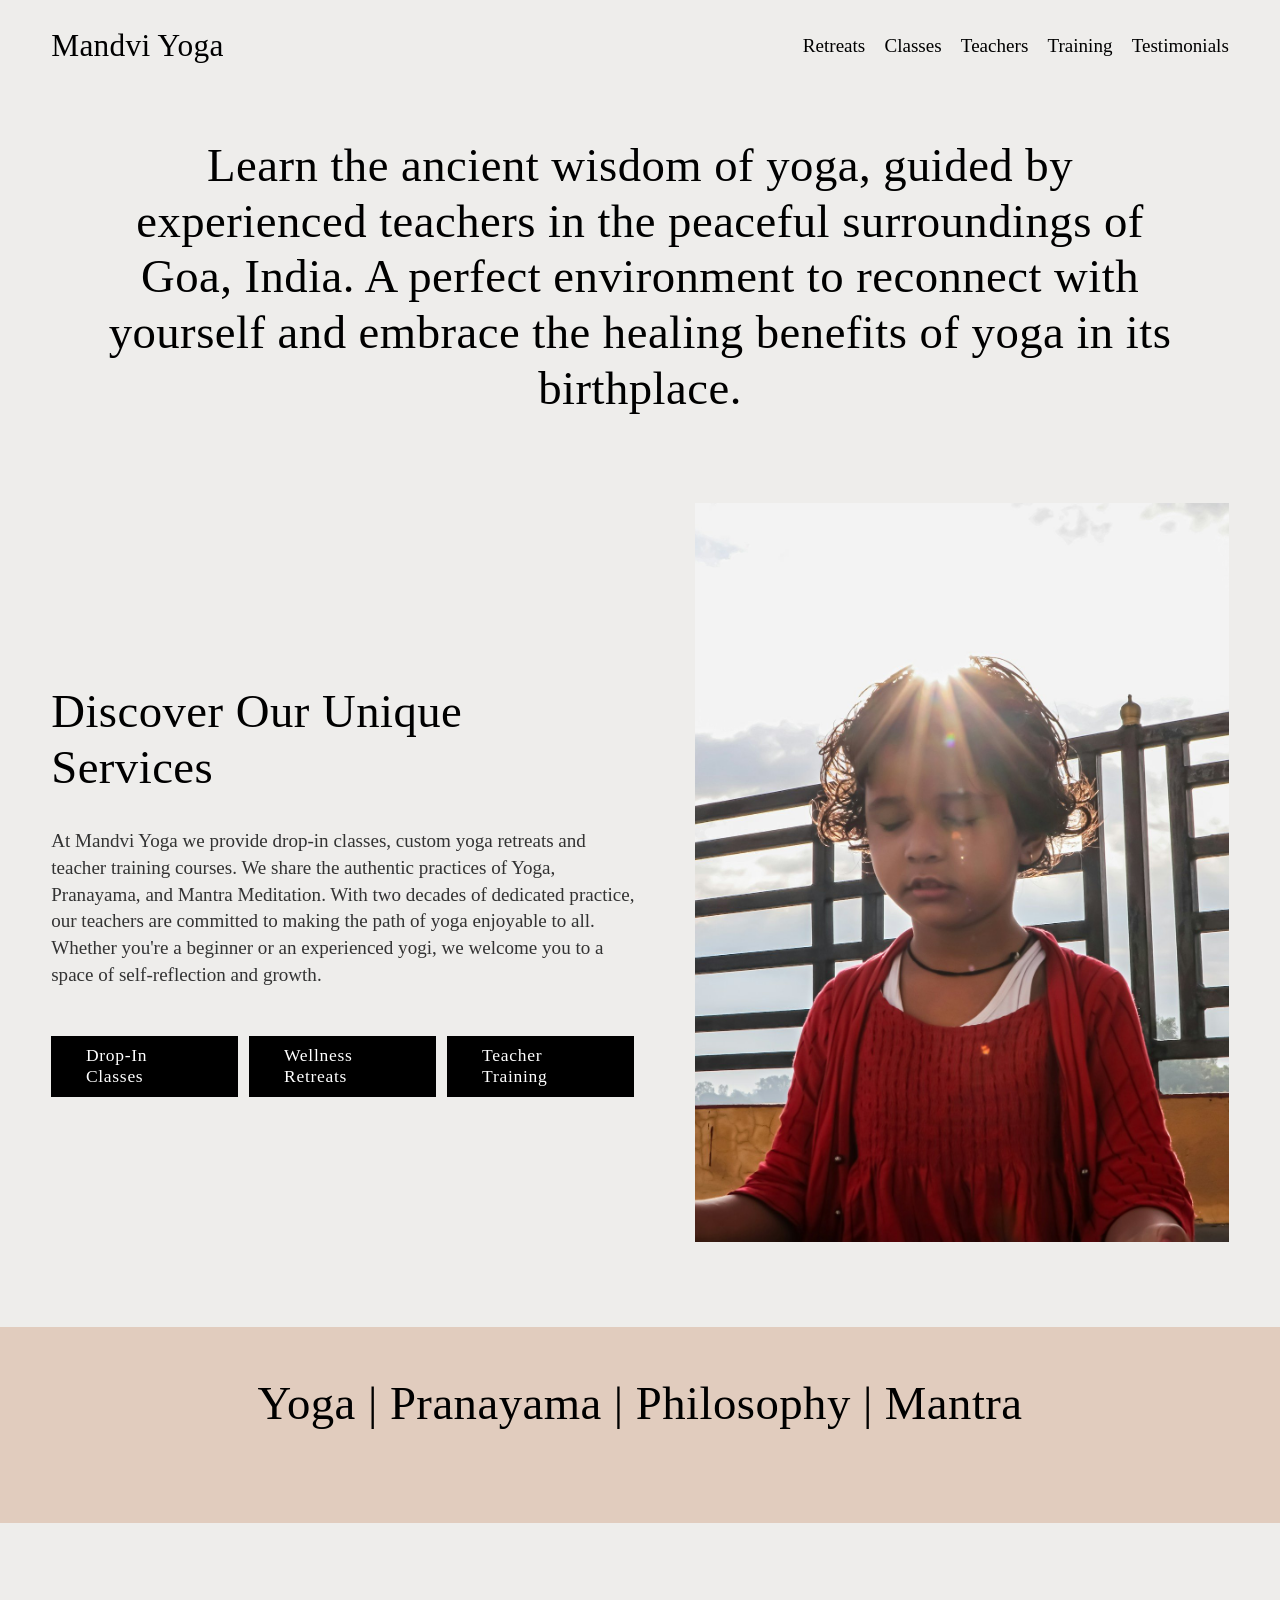
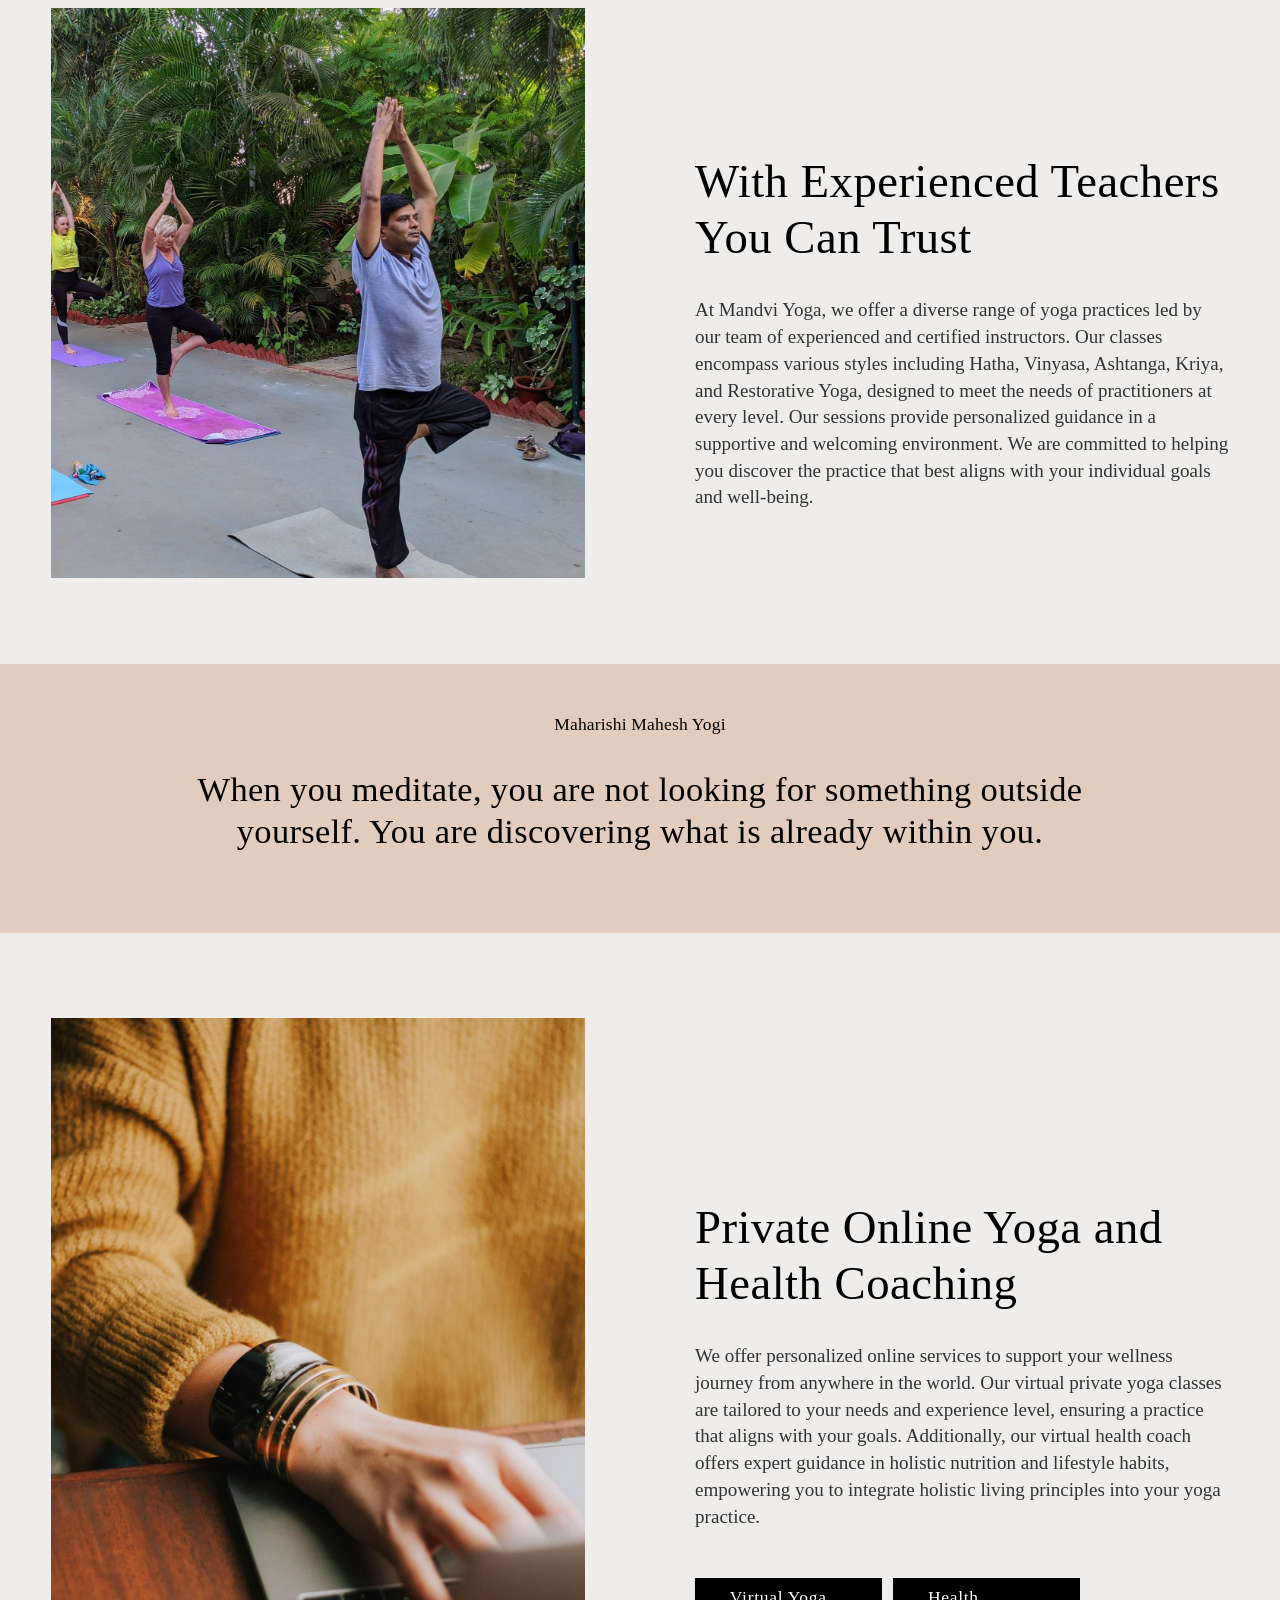
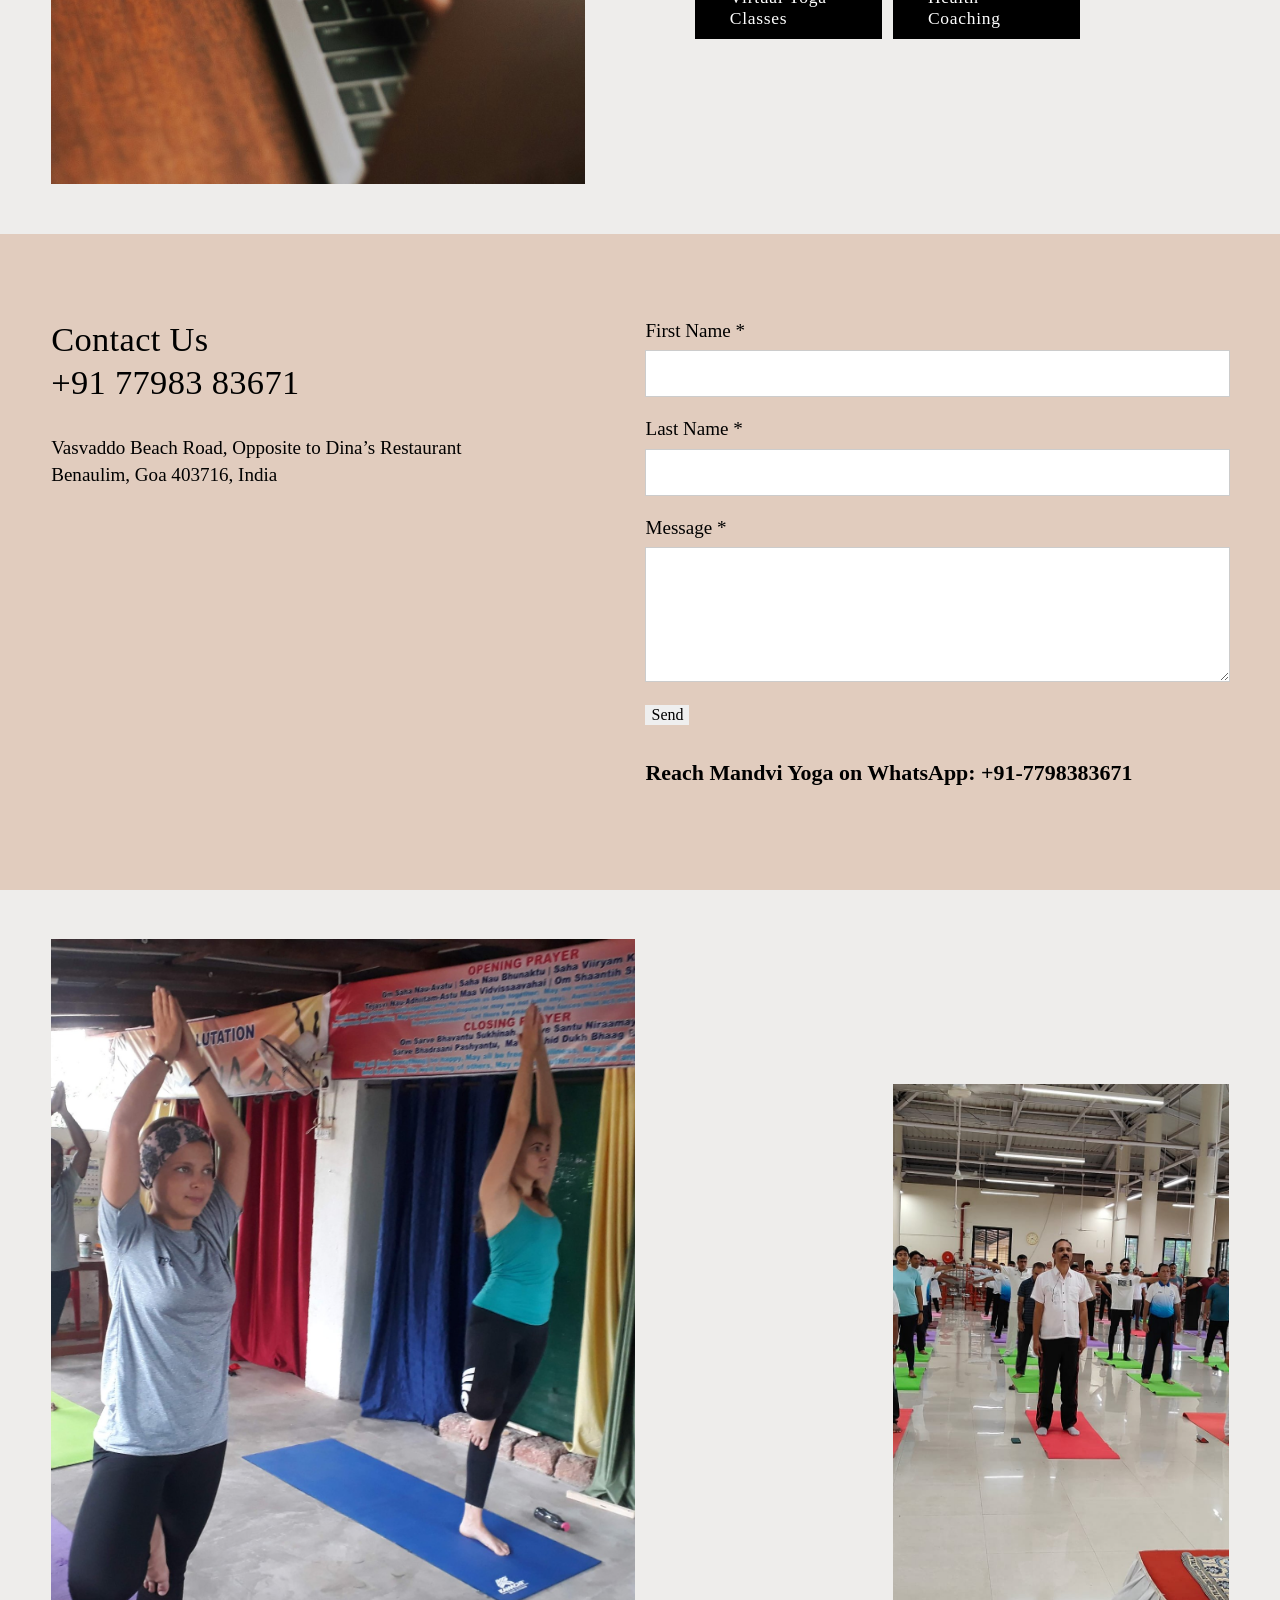
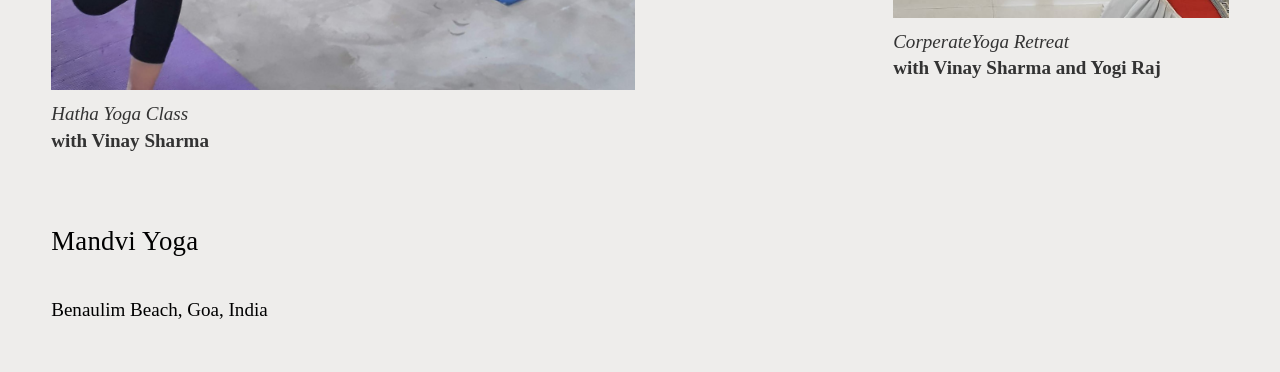
<file: home/index.html>
<!doctype html>
<html xmlns:og="http://opengraphprotocol.org/schema/" xmlns:fb="http://www.facebook.com/2008/fbml" lang="en-IN"  >
  <head>
    <meta http-equiv="X-UA-Compatible" content="IE=edge,chrome=1">
    <meta name="viewport" content="width=device-width, initial-scale=1">
    <!-- This is Squarespace. --><!-- pelican-cardioid-l9jr -->
<base href="">
<meta charset="utf-8" />
<title>Mandvi Yoga</title>
<meta http-equiv="Accept-CH" content="Sec-CH-UA-Platform-Version, Sec-CH-UA-Model" /><link rel="icon" type="image/x-icon" href="../assets/img/31143_default-favicon.ico"/>
<link rel="canonical" href="https://www.mandviyoga.com"/>
<meta property="og:site_name" content="Mandvi Yoga"/>
<meta property="og:title" content="Mandvi Yoga"/>
<meta property="og:url" content="https://www.mandviyoga.com"/>
<meta property="og:type" content="website"/>
<meta itemprop="name" content="Mandvi Yoga"/>
<meta itemprop="url" content="https://www.mandviyoga.com"/>
<meta name="twitter:title" content="Mandvi Yoga"/>
<meta name="twitter:url" content="https://www.mandviyoga.com"/>
<meta name="twitter:card" content="summary"/>
<meta name="description" content="" />

<link rel="preconnect" href="https://use.typekit.net" crossorigin>
<link rel="preconnect" href="https://p.typekit.net" crossorigin>


<style>@keyframes fonts-loading { 0%, 99% { color: transparent; } } html.wf-loading * { animation: fonts-loading 3s; }</style>

<style data-sqsp-font-ids="6a3136c57d426c0f4007fbe4">
/* vietnamese */
@font-face {
  font-family: 'League Gothic';
  font-style: normal;
  font-weight: 400;
  font-display: swap;
  src: url(../assets/img/91324_vietnamese.woff2) format('woff2');
  unicode-range: U+0102-0103, U+0110-0111, U+0128-0129, U+0168-0169, U+01A0-01A1, U+01AF-01B0, U+0300-0301, U+0303-0304, U+0308-0309, U+0323, U+0329, U+1EA0-1EF9, U+20AB;
}
/* latin */
@font-face {
  font-family: 'League Gothic';
  font-style: normal;
  font-weight: 400;
  font-display: swap;
  src: url(../assets/img/87225_latin.woff2) format('woff2');
  unicode-range: U+0000-00FF, U+0131, U+0152-0153, U+02BB-02BC, U+02C6, U+02DA, U+02DC, U+0304, U+0308, U+0329, U+2000-206F, U+20AC, U+2122, U+2191, U+2193, U+2212, U+2215, U+FEFF, U+FFFD;
}
/* latin-ext */
@font-face {
  font-family: 'League Gothic';
  font-style: normal;
  font-weight: 400;
  font-display: swap;
  src: url(../assets/img/39819_latin-ext.woff2) format('woff2');
  unicode-range: U+0100-02BA, U+02BD-02C5, U+02C7-02CC, U+02CE-02D7, U+02DD-02FF, U+0304, U+0308, U+0329, U+1D00-1DBF, U+1E00-1E9F, U+1EF2-1EFF, U+2020, U+20A0-20AB, U+20AD-20C0, U+2113, U+2C60-2C7F, U+A720-A7FF;
}
</style>














<link rel="stylesheet" type="text/css" href="../assets/css/8002_website.components.button.styles.css"><link rel="stylesheet" type="text/css" href="../assets/css/39729_website.components.form.styles.css"><link rel="stylesheet" type="text/css" href="../assets/css/58924_website.components.imageFluid.styles.css"><link rel="stylesheet" type="text/css" href="../assets/css/79134_website.components.html.styles.css"><script type="application/ld+json">{"url":"https://www.mandviyoga.com","name":"Mandvi Yoga","@context":"http://schema.org","@type":"WebSite"}</script><script type="application/ld+json">{"address":"","openingHours":"","@context":"http://schema.org","@type":"LocalBusiness"}</script><link rel="stylesheet" type="text/css" href="../assets/css/74590_site.css"><link rel="stylesheet" type="text/css" href="../assets/css/17476_static.css">
<!-- End of Squarespace Headers -->
    
    
  <style>.sqs-block-form .sqs-block-content > *:not(.mv-contact-form),[data-controller='ProductList'] .product-list-item,.header-actions .user-accounts-link,.header-actions .cart-link,[data-animation-role]{opacity:1 !important;transform:none !important;}</style>
</head>

  <body
    id="collection-66d0a2b3865da25d76a6d650"
    class="
      tweak-blog-alternating-side-by-side-width-inset tweak-blog-alternating-side-by-side-image-aspect-ratio-11-square tweak-blog-alternating-side-by-side-text-alignment-left tweak-blog-alternating-side-by-side-read-more-style-show tweak-blog-alternating-side-by-side-image-text-alignment-middle tweak-blog-alternating-side-by-side-delimiter-bullet tweak-blog-alternating-side-by-side-meta-position-top tweak-blog-alternating-side-by-side-primary-meta-categories tweak-blog-alternating-side-by-side-secondary-meta-date tweak-blog-alternating-side-by-side-excerpt-show image-block-poster-text-alignment-center image-block-card-content-position-center image-block-card-text-alignment-left image-block-overlap-content-position-center image-block-overlap-text-alignment-left image-block-collage-content-position-top image-block-collage-text-alignment-left image-block-stack-text-alignment-left form-use-theme-colors form-field-style-solid form-field-shape-square form-field-border-all form-field-checkbox-type-icon form-field-checkbox-fill-solid form-field-checkbox-color-inverted form-field-checkbox-shape-square form-field-checkbox-layout-stack form-field-radio-type-icon form-field-radio-fill-solid form-field-radio-color-normal form-field-radio-shape-pill form-field-radio-layout-stack form-field-survey-fill-solid form-field-survey-color-normal form-field-survey-shape-pill form-field-hover-focus-outline form-submit-button-style-label  tweak-global-animations-complexity-level-detailed tweak-global-animations-animation-style-fade tweak-global-animations-animation-type-none tweak-global-animations-animation-curve-ease tweak-blog-masonry-width-full tweak-blog-masonry-text-alignment-left tweak-blog-masonry-primary-meta-categories tweak-blog-masonry-secondary-meta-none tweak-blog-masonry-meta-position-top tweak-blog-masonry-read-more-style-hide tweak-blog-masonry-delimiter-space tweak-blog-masonry-image-placement-above tweak-blog-masonry-excerpt-hide tweak-portfolio-grid-overlay-width-full tweak-portfolio-grid-overlay-height-small tweak-portfolio-grid-overlay-image-aspect-ratio-43-four-three tweak-portfolio-grid-overlay-text-placement-center tweak-portfolio-grid-overlay-show-text-after-hover tweak-blog-single-column-width-inset tweak-blog-single-column-text-alignment-center tweak-blog-single-column-image-placement-above tweak-blog-single-column-delimiter-bullet tweak-blog-single-column-read-more-style-show tweak-blog-single-column-primary-meta-categories tweak-blog-single-column-secondary-meta-date tweak-blog-single-column-meta-position-top tweak-blog-single-column-content-excerpt-and-title header-width-inset tweak-transparent-header tweak-fixed-header tweak-fixed-header-style-basic tweak-blog-item-width-narrow tweak-blog-item-text-alignment-left tweak-blog-item-meta-position-above-title tweak-blog-item-delimiter-dash tweak-blog-side-by-side-width-inset tweak-blog-side-by-side-image-placement-left tweak-blog-side-by-side-image-aspect-ratio-11-square tweak-blog-side-by-side-primary-meta-categories tweak-blog-side-by-side-secondary-meta-date tweak-blog-side-by-side-meta-position-top tweak-blog-side-by-side-text-alignment-left tweak-blog-side-by-side-image-text-alignment-middle tweak-blog-side-by-side-read-more-style-show tweak-blog-side-by-side-delimiter-bullet tweak-blog-side-by-side-excerpt-show primary-button-style-solid primary-button-shape-square secondary-button-style-solid secondary-button-shape-square tertiary-button-style-solid tertiary-button-shape-square tweak-events-stacked-width-inset tweak-events-stacked-height-small tweak-events-stacked-show-past-events tweak-events-stacked-show-thumbnails tweak-events-stacked-thumbnail-size-32-standard tweak-events-stacked-date-style-side-tag tweak-events-stacked-show-time tweak-events-stacked-show-location tweak-events-stacked-ical-gcal-links tweak-events-stacked-show-excerpt tweak-blog-basic-grid-width-inset tweak-blog-basic-grid-image-aspect-ratio-32-standard tweak-blog-basic-grid-text-alignment-center tweak-blog-basic-grid-delimiter-bullet tweak-blog-basic-grid-image-placement-above tweak-blog-basic-grid-read-more-style-show tweak-blog-basic-grid-primary-meta-categories tweak-blog-basic-grid-secondary-meta-date tweak-blog-basic-grid-excerpt-show tweak-portfolio-grid-basic-width-inset tweak-portfolio-grid-basic-height-medium tweak-portfolio-grid-basic-image-aspect-ratio-43-four-three tweak-portfolio-grid-basic-text-alignment-left tweak-portfolio-grid-basic-hover-effect-zoom header-overlay-alignment-left tweak-portfolio-index-background-link-format-stacked tweak-portfolio-index-background-width-full-bleed tweak-portfolio-index-background-height-large tweak-portfolio-index-background-vertical-alignment-middle tweak-portfolio-index-background-horizontal-alignment-center tweak-portfolio-index-background-delimiter-none tweak-portfolio-index-background-animation-type-fade tweak-portfolio-index-background-animation-duration-medium tweak-portfolio-hover-follow-layout-inline tweak-portfolio-hover-follow-front tweak-portfolio-hover-follow-delimiter-forward-slash tweak-portfolio-hover-follow-animation-type-fade tweak-portfolio-hover-follow-animation-duration-medium tweak-portfolio-hover-static-layout-stacked tweak-portfolio-hover-static-delimiter-hyphen tweak-portfolio-hover-static-animation-type-scale-up tweak-portfolio-hover-static-animation-duration-medium hide-opentable-icons opentable-style-dark tweak-product-quick-view-button-style-floating tweak-product-quick-view-button-position-bottom tweak-product-quick-view-lightbox-excerpt-display-truncate tweak-product-quick-view-lightbox-show-arrows tweak-product-quick-view-lightbox-show-close-button tweak-product-quick-view-lightbox-controls-weight-light native-currency-code-cad collection-66d0a2b3865da25d76a6d650 collection-type-page collection-layout-default homepage mobile-style-available sqs-seven-one
      
        
          
        
      
    "
    tabindex="-1"
  >
    <div
      id="siteWrapper"
      class="clearfix site-wrapper"
    >
      
        <div id="floatingCart" class="floating-cart hidden">
          
        </div>
      

      












  <header
    data-test="header"
    id="header"
    
    class="
      
        
          
        
      
      header theme-col--primary
    "
    data-section-theme=""
    data-controller="Header"
    data-current-styles="{
&quot;layout&quot;: &quot;navRight&quot;,
&quot;action&quot;: {
&quot;href&quot;: &quot;/joinnow&quot;,
&quot;buttonText&quot;: &quot;Sign up&quot;,
&quot;newWindow&quot;: false
},
&quot;showSocial&quot;: false,
&quot;socialOptions&quot;: {
&quot;socialBorderShape&quot;: &quot;none&quot;,
&quot;socialBorderStyle&quot;: &quot;outline&quot;,
&quot;socialBorderThickness&quot;: {
&quot;unit&quot;: &quot;px&quot;,
&quot;value&quot;: 1.0
}
},
&quot;sectionTheme&quot;: &quot;&quot;,
&quot;menuOverlayTheme&quot;: &quot;light&quot;,
&quot;menuOverlayAnimation&quot;: &quot;fade&quot;,
&quot;cartStyle&quot;: &quot;cart&quot;,
&quot;cartText&quot;: &quot;Cart&quot;,
&quot;showEmptyCartState&quot;: true,
&quot;cartOptions&quot;: {
&quot;iconType&quot;: &quot;solid-7&quot;,
&quot;cartBorderShape&quot;: &quot;none&quot;,
&quot;cartBorderStyle&quot;: &quot;outline&quot;,
&quot;cartBorderThickness&quot;: {
&quot;unit&quot;: &quot;px&quot;,
&quot;value&quot;: 1.0
}
},
&quot;showButton&quot;: false,
&quot;showCart&quot;: false,
&quot;showAccountLogin&quot;: false,
&quot;headerStyle&quot;: &quot;dynamic&quot;,
&quot;languagePicker&quot;: {
&quot;enabled&quot;: false,
&quot;iconEnabled&quot;: false,
&quot;iconType&quot;: &quot;globe&quot;,
&quot;flagShape&quot;: &quot;shiny&quot;,
&quot;languageFlags&quot;: [ ]
},
&quot;iconOptions&quot;: {
&quot;desktopDropdownIconOptions&quot;: {
&quot;size&quot;: {
&quot;unit&quot;: &quot;em&quot;,
&quot;value&quot;: 1.0
},
&quot;iconSpacing&quot;: {
&quot;unit&quot;: &quot;em&quot;,
&quot;value&quot;: 0.35
},
&quot;strokeWidth&quot;: {
&quot;unit&quot;: &quot;px&quot;,
&quot;value&quot;: 1.0
},
&quot;endcapType&quot;: &quot;square&quot;,
&quot;folderDropdownIcon&quot;: &quot;none&quot;,
&quot;languagePickerIcon&quot;: &quot;openArrowHead&quot;
},
&quot;mobileDropdownIconOptions&quot;: {
&quot;size&quot;: {
&quot;unit&quot;: &quot;em&quot;,
&quot;value&quot;: 1.0
},
&quot;iconSpacing&quot;: {
&quot;unit&quot;: &quot;em&quot;,
&quot;value&quot;: 0.15
},
&quot;strokeWidth&quot;: {
&quot;unit&quot;: &quot;px&quot;,
&quot;value&quot;: 0.5
},
&quot;endcapType&quot;: &quot;square&quot;,
&quot;folderDropdownIcon&quot;: &quot;openArrowHead&quot;,
&quot;languagePickerIcon&quot;: &quot;openArrowHead&quot;
}
},
&quot;mobileOptions&quot;: {
&quot;layout&quot;: &quot;logoLeftNavRight&quot;,
&quot;menuIconOptions&quot;: {
&quot;style&quot;: &quot;doubleLineHamburger&quot;,
&quot;thickness&quot;: {
&quot;unit&quot;: &quot;px&quot;,
&quot;value&quot;: 1.0
}
}
},
&quot;solidOptions&quot;: {
&quot;headerOpacity&quot;: {
&quot;unit&quot;: &quot;%&quot;,
&quot;value&quot;: 100.0
},
&quot;blurBackground&quot;: {
&quot;enabled&quot;: false,
&quot;blurRadius&quot;: {
&quot;unit&quot;: &quot;px&quot;,
&quot;value&quot;: 12.0
}
},
&quot;backgroundColor&quot;: {
&quot;type&quot;: &quot;SITE_PALETTE_COLOR&quot;,
&quot;sitePaletteColor&quot;: {
&quot;colorName&quot;: &quot;white&quot;,
&quot;alphaModifier&quot;: 1.0
}
},
&quot;navigationColor&quot;: {
&quot;type&quot;: &quot;SITE_PALETTE_COLOR&quot;,
&quot;sitePaletteColor&quot;: {
&quot;colorName&quot;: &quot;black&quot;,
&quot;alphaModifier&quot;: 1.0
}
}
},
&quot;gradientOptions&quot;: {
&quot;gradientType&quot;: &quot;faded&quot;,
&quot;headerOpacity&quot;: {
&quot;unit&quot;: &quot;%&quot;,
&quot;value&quot;: 90.0
},
&quot;blurBackground&quot;: {
&quot;enabled&quot;: false,
&quot;blurRadius&quot;: {
&quot;unit&quot;: &quot;px&quot;,
&quot;value&quot;: 12.0
}
},
&quot;backgroundColor&quot;: {
&quot;type&quot;: &quot;SITE_PALETTE_COLOR&quot;,
&quot;sitePaletteColor&quot;: {
&quot;colorName&quot;: &quot;white&quot;,
&quot;alphaModifier&quot;: 1.0
}
},
&quot;navigationColor&quot;: {
&quot;type&quot;: &quot;SITE_PALETTE_COLOR&quot;,
&quot;sitePaletteColor&quot;: {
&quot;colorName&quot;: &quot;black&quot;,
&quot;alphaModifier&quot;: 1.0
}
}
},
&quot;dropShadowOptions&quot;: {
&quot;enabled&quot;: false,
&quot;blur&quot;: {
&quot;unit&quot;: &quot;px&quot;,
&quot;value&quot;: 12.0
},
&quot;spread&quot;: {
&quot;unit&quot;: &quot;px&quot;,
&quot;value&quot;: 0.0
},
&quot;distance&quot;: {
&quot;unit&quot;: &quot;px&quot;,
&quot;value&quot;: 12.0
}
},
&quot;borderOptions&quot;: {
&quot;enabled&quot;: false,
&quot;position&quot;: &quot;allSides&quot;,
&quot;thickness&quot;: {
&quot;unit&quot;: &quot;px&quot;,
&quot;value&quot;: 4.0
},
&quot;color&quot;: {
&quot;type&quot;: &quot;SITE_PALETTE_COLOR&quot;,
&quot;sitePaletteColor&quot;: {
&quot;colorName&quot;: &quot;black&quot;,
&quot;alphaModifier&quot;: 1.0
}
}
},
&quot;showPromotedElement&quot;: false,
&quot;buttonVariant&quot;: &quot;primary&quot;,
&quot;blurBackground&quot;: {
&quot;enabled&quot;: false,
&quot;blurRadius&quot;: {
&quot;unit&quot;: &quot;px&quot;,
&quot;value&quot;: 12.0
}
},
&quot;headerOpacity&quot;: {
&quot;unit&quot;: &quot;%&quot;,
&quot;value&quot;: 100.0
}
}"
    data-section-id="header"
    data-header-style="dynamic"
    data-language-picker="{
&quot;enabled&quot;: false,
&quot;iconEnabled&quot;: false,
&quot;iconType&quot;: &quot;globe&quot;,
&quot;flagShape&quot;: &quot;shiny&quot;,
&quot;languageFlags&quot;: [ ]
}"
    
    
    data-first-focusable-element
    tabindex="-1"
    style="
      
      
        --headerBorderColor: hsla(var(--black-hsl), 1);
      
      
        --solidHeaderBackgroundColor: hsla(var(--white-hsl), 1);
      
      
        --solidHeaderNavigationColor: hsla(var(--black-hsl), 1);
      
      
        --gradientHeaderBackgroundColor: hsla(var(--white-hsl), 1);
      
      
        --gradientHeaderNavigationColor: hsla(var(--black-hsl), 1);
      
    "
  >
    <svg  style="display:none" viewBox="0 0 22 22" xmlns="http://www.w3.org/2000/svg">
  <symbol id="circle" >
    <path d="M11.5 17C14.5376 17 17 14.5376 17 11.5C17 8.46243 14.5376 6 11.5 6C8.46243 6 6 8.46243 6 11.5C6 14.5376 8.46243 17 11.5 17Z" fill="none" />
  </symbol>

  <symbol id="circleFilled" >
    <path d="M11.5 17C14.5376 17 17 14.5376 17 11.5C17 8.46243 14.5376 6 11.5 6C8.46243 6 6 8.46243 6 11.5C6 14.5376 8.46243 17 11.5 17Z" />
  </symbol>

  <symbol id="dash" >
    <path d="M11 11H19H3" />
  </symbol>

  <symbol id="squareFilled" >
    <rect x="6" y="6" width="11" height="11" />
  </symbol>

  <symbol id="square" >
    <rect x="7" y="7" width="9" height="9" fill="none" stroke="inherit" />
  </symbol>
  
  <symbol id="plus" >
    <path d="M11 3V19" />
    <path d="M19 11L3 11"/>
  </symbol>
  
  <symbol id="closedArrow" >
    <path d="M11 11V2M11 18.1797L17 11.1477L5 11.1477L11 18.1797Z" fill="none" />
  </symbol>
  
  <symbol id="closedArrowFilled" >
    <path d="M11 11L11 2" stroke="inherit" fill="none"  />
    <path fill-rule="evenodd" clip-rule="evenodd" d="M2.74695 9.38428L19.038 9.38428L10.8925 19.0846L2.74695 9.38428Z" stroke-width="1" />
  </symbol>
  
  <symbol id="closedArrowHead" viewBox="0 0 22 22"  xmlns="http://www.w3.org/2000/symbol">
    <path d="M18 7L11 15L4 7L18 7Z" fill="none" stroke="inherit" />
  </symbol>
  
  
  <symbol id="closedArrowHeadFilled" viewBox="0 0 22 22"  xmlns="http://www.w3.org/2000/symbol">
    <path d="M18.875 6.5L11 15.5L3.125 6.5L18.875 6.5Z" />
  </symbol>
  
  <symbol id="openArrow" >
    <path d="M11 18.3591L11 3" stroke="inherit" fill="none"  />
    <path d="M18 11.5L11 18.5L4 11.5" stroke="inherit" fill="none"  />
  </symbol>
  
  <symbol id="openArrowHead" >
    <path d="M18 7L11 14L4 7" fill="none" />
  </symbol>

  <symbol id="pinchedArrow" >
    <path d="M11 17.3591L11 2" fill="none" />
    <path d="M2 11C5.85455 12.2308 8.81818 14.9038 11 18C13.1818 14.8269 16.1455 12.1538 20 11" fill="none" />
  </symbol>

  <symbol id="pinchedArrowFilled" >
    <path d="M11.05 10.4894C7.04096 8.73759 1.05005 8 1.05005 8C6.20459 11.3191 9.41368 14.1773 11.05 21C12.6864 14.0851 15.8955 11.227 21.05 8C21.05 8 15.0591 8.73759 11.05 10.4894Z" stroke-width="1"/>
    <path d="M11 11L11 1" fill="none"/>
  </symbol>

  <symbol id="pinchedArrowHead" >
    <path d="M2 7.24091C5.85455 8.40454 8.81818 10.9318 11 13.8591C13.1818 10.8591 16.1455 8.33181 20 7.24091"  fill="none" />
  </symbol>
  
  <symbol id="pinchedArrowHeadFilled" >
    <path d="M11.05 7.1591C7.04096 5.60456 1.05005 4.95001 1.05005 4.95001C6.20459 7.89547 9.41368 10.4318 11.05 16.4864C12.6864 10.35 15.8955 7.81365 21.05 4.95001C21.05 4.95001 15.0591 5.60456 11.05 7.1591Z" />
  </symbol>

</svg>
    
<div class="sqs-announcement-bar-dropzone"></div>

    <div class="header-announcement-bar-wrapper">
      
      <a
        href="#page"
        class="header-skip-link sqs-button-element--primary"
      >
        Skip to Content
      </a>
      


<style>
    @supports (-webkit-backdrop-filter: none) or (backdrop-filter: none) {
        .header-blur-background {
            
            
        }
    }
</style>
      <div
        class="header-border"
        data-header-style="dynamic"
        data-header-border="false"
        data-test="header-border"
        style="




"
      ></div>
      <div
        class="header-dropshadow"
        data-header-style="dynamic"
        data-header-dropshadow="false"
        data-test="header-dropshadow"
        style=""
      ></div>
      
      

      <div class='header-inner container--fluid
        
        
        
         header-mobile-layout-logo-left-nav-right
        
        
        
        
        
        
         header-layout-nav-right
        
        
        
        
        
        
        
        
        '
        data-test="header-inner"
        >
        <!-- Background -->
        <div class="header-background theme-bg--primary"></div>

        <div class="header-display-desktop" data-content-field="site-title">
          

          

          

          

          

          
          
            
            <!-- Social -->
            
          
            
            <!-- Title and nav wrapper -->
            <div class="header-title-nav-wrapper">
              

              

              
                
                <!-- Title -->
                
                  <div
                    class="
                      header-title
                      
                    "
                    data-animation-role="header-element"
                  >
                    
                      <div class="header-title-text">
                        <a id="site-title" href="../" data-animation-role="header-element">Mandvi Yoga</a>
                      </div>
                    
                    
                  </div>
                
              
                
                <!-- Nav -->
                <div class="header-nav">
                  <div class="header-nav-wrapper">
                    <nav class="header-nav-list">
                      


  
    <div class="header-nav-item header-nav-item--collection">
      <a
        href="../services-5/"
        data-animation-role="header-element"
        
      >
        Retreats
      </a>
    </div>
  
  
  


  
    <div class="header-nav-item header-nav-item--collection">
      <a
        href="../classes/"
        data-animation-role="header-element"
        
      >
        Classes
      </a>
    </div>
  
  
  


  
    <div class="header-nav-item header-nav-item--collection">
      <a
        href="../teachers/"
        data-animation-role="header-element"
        
      >
        Teachers
      </a>
    </div>
  
  
  


  
    <div class="header-nav-item header-nav-item--collection">
      <a
        href="../teachertraining/"
        data-animation-role="header-element"
        
      >
        Training
      </a>
    </div>
  
  
  


  
    <div class="header-nav-item header-nav-item--collection">
      <a
        href="../testimonials/"
        data-animation-role="header-element"
        
      >
        Testimonials
      </a>
    </div>
  
  
  



                    </nav>
                  </div>
                </div>
              
              
            </div>
          
            
            <!-- Actions -->
            <div class="header-actions header-actions--right">
              
                
              
              

              

            
            

              
              <div class="showOnMobile">
                
              </div>

              
              <div class="showOnDesktop">
                
              </div>

              
            </div>
          
            


<style>
  .top-bun, 
  .patty, 
  .bottom-bun {
    height: 1px;
  }
</style>

<!-- Burger -->
<div class="header-burger

  menu-overlay-does-not-have-visible-non-navigation-items


  
  no-actions
  
" data-animation-role="header-element">
  <button class="header-burger-btn burger" data-test="header-burger">
    <span hidden class="js-header-burger-open-title visually-hidden">Open Menu</span>
    <span hidden class="js-header-burger-close-title visually-hidden">Close Menu</span>
    <div class="burger-box">
      <div class="burger-inner header-menu-icon-doubleLineHamburger">
        <div class="top-bun"></div>
        <div class="patty"></div>
        <div class="bottom-bun"></div>
      </div>
    </div>
  </button>
</div>

          

        </div>
        <div class="header-display-mobile" data-content-field="site-title">
          
            
            <!-- Social -->
            
          
            
            <!-- Title and nav wrapper -->
            <div class="header-title-nav-wrapper">
              

              

              
                
                <!-- Title -->
                
                  <div
                    class="
                      header-title
                      
                    "
                    data-animation-role="header-element"
                  >
                    
                      <div class="header-title-text">
                        <a id="site-title" href="../" data-animation-role="header-element">Mandvi Yoga</a>
                      </div>
                    
                    
                  </div>
                
              
                
                <!-- Nav -->
                <div class="header-nav">
                  <div class="header-nav-wrapper">
                    <nav class="header-nav-list">
                      


  
    <div class="header-nav-item header-nav-item--collection">
      <a
        href="../services-5/"
        data-animation-role="header-element"
        
      >
        Retreats
      </a>
    </div>
  
  
  


  
    <div class="header-nav-item header-nav-item--collection">
      <a
        href="../classes/"
        data-animation-role="header-element"
        
      >
        Classes
      </a>
    </div>
  
  
  


  
    <div class="header-nav-item header-nav-item--collection">
      <a
        href="../teachers/"
        data-animation-role="header-element"
        
      >
        Teachers
      </a>
    </div>
  
  
  


  
    <div class="header-nav-item header-nav-item--collection">
      <a
        href="../teachertraining/"
        data-animation-role="header-element"
        
      >
        Training
      </a>
    </div>
  
  
  


  
    <div class="header-nav-item header-nav-item--collection">
      <a
        href="../testimonials/"
        data-animation-role="header-element"
        
      >
        Testimonials
      </a>
    </div>
  
  
  



                    </nav>
                  </div>
                </div>
              
              
            </div>
          
            
            <!-- Actions -->
            <div class="header-actions header-actions--right">
              
                
              
              

              

            
            

              
              <div class="showOnMobile">
                
              </div>

              
              <div class="showOnDesktop">
                
              </div>

              
            </div>
          
            


<style>
  .top-bun, 
  .patty, 
  .bottom-bun {
    height: 1px;
  }
</style>

<!-- Burger -->
<div class="header-burger

  menu-overlay-does-not-have-visible-non-navigation-items


  
  no-actions
  
" data-animation-role="header-element">
  <button class="header-burger-btn burger" data-test="header-burger">
    <span hidden class="js-header-burger-open-title visually-hidden">Open Menu</span>
    <span hidden class="js-header-burger-close-title visually-hidden">Close Menu</span>
    <div class="burger-box">
      <div class="burger-inner header-menu-icon-doubleLineHamburger">
        <div class="top-bun"></div>
        <div class="patty"></div>
        <div class="bottom-bun"></div>
      </div>
    </div>
  </button>
</div>

          
          
          
          
          
        </div>
      </div>
    </div>
    <!-- (Mobile) Menu Navigation -->
    <div class="header-menu header-menu--folder-list
      light
      
      
      
      
      "
      data-section-theme="light"
      data-current-styles="{
&quot;layout&quot;: &quot;navRight&quot;,
&quot;action&quot;: {
&quot;href&quot;: &quot;/joinnow&quot;,
&quot;buttonText&quot;: &quot;Sign up&quot;,
&quot;newWindow&quot;: false
},
&quot;showSocial&quot;: false,
&quot;socialOptions&quot;: {
&quot;socialBorderShape&quot;: &quot;none&quot;,
&quot;socialBorderStyle&quot;: &quot;outline&quot;,
&quot;socialBorderThickness&quot;: {
&quot;unit&quot;: &quot;px&quot;,
&quot;value&quot;: 1.0
}
},
&quot;sectionTheme&quot;: &quot;&quot;,
&quot;menuOverlayTheme&quot;: &quot;light&quot;,
&quot;menuOverlayAnimation&quot;: &quot;fade&quot;,
&quot;cartStyle&quot;: &quot;cart&quot;,
&quot;cartText&quot;: &quot;Cart&quot;,
&quot;showEmptyCartState&quot;: true,
&quot;cartOptions&quot;: {
&quot;iconType&quot;: &quot;solid-7&quot;,
&quot;cartBorderShape&quot;: &quot;none&quot;,
&quot;cartBorderStyle&quot;: &quot;outline&quot;,
&quot;cartBorderThickness&quot;: {
&quot;unit&quot;: &quot;px&quot;,
&quot;value&quot;: 1.0
}
},
&quot;showButton&quot;: false,
&quot;showCart&quot;: false,
&quot;showAccountLogin&quot;: false,
&quot;headerStyle&quot;: &quot;dynamic&quot;,
&quot;languagePicker&quot;: {
&quot;enabled&quot;: false,
&quot;iconEnabled&quot;: false,
&quot;iconType&quot;: &quot;globe&quot;,
&quot;flagShape&quot;: &quot;shiny&quot;,
&quot;languageFlags&quot;: [ ]
},
&quot;iconOptions&quot;: {
&quot;desktopDropdownIconOptions&quot;: {
&quot;size&quot;: {
&quot;unit&quot;: &quot;em&quot;,
&quot;value&quot;: 1.0
},
&quot;iconSpacing&quot;: {
&quot;unit&quot;: &quot;em&quot;,
&quot;value&quot;: 0.35
},
&quot;strokeWidth&quot;: {
&quot;unit&quot;: &quot;px&quot;,
&quot;value&quot;: 1.0
},
&quot;endcapType&quot;: &quot;square&quot;,
&quot;folderDropdownIcon&quot;: &quot;none&quot;,
&quot;languagePickerIcon&quot;: &quot;openArrowHead&quot;
},
&quot;mobileDropdownIconOptions&quot;: {
&quot;size&quot;: {
&quot;unit&quot;: &quot;em&quot;,
&quot;value&quot;: 1.0
},
&quot;iconSpacing&quot;: {
&quot;unit&quot;: &quot;em&quot;,
&quot;value&quot;: 0.15
},
&quot;strokeWidth&quot;: {
&quot;unit&quot;: &quot;px&quot;,
&quot;value&quot;: 0.5
},
&quot;endcapType&quot;: &quot;square&quot;,
&quot;folderDropdownIcon&quot;: &quot;openArrowHead&quot;,
&quot;languagePickerIcon&quot;: &quot;openArrowHead&quot;
}
},
&quot;mobileOptions&quot;: {
&quot;layout&quot;: &quot;logoLeftNavRight&quot;,
&quot;menuIconOptions&quot;: {
&quot;style&quot;: &quot;doubleLineHamburger&quot;,
&quot;thickness&quot;: {
&quot;unit&quot;: &quot;px&quot;,
&quot;value&quot;: 1.0
}
}
},
&quot;solidOptions&quot;: {
&quot;headerOpacity&quot;: {
&quot;unit&quot;: &quot;%&quot;,
&quot;value&quot;: 100.0
},
&quot;blurBackground&quot;: {
&quot;enabled&quot;: false,
&quot;blurRadius&quot;: {
&quot;unit&quot;: &quot;px&quot;,
&quot;value&quot;: 12.0
}
},
&quot;backgroundColor&quot;: {
&quot;type&quot;: &quot;SITE_PALETTE_COLOR&quot;,
&quot;sitePaletteColor&quot;: {
&quot;colorName&quot;: &quot;white&quot;,
&quot;alphaModifier&quot;: 1.0
}
},
&quot;navigationColor&quot;: {
&quot;type&quot;: &quot;SITE_PALETTE_COLOR&quot;,
&quot;sitePaletteColor&quot;: {
&quot;colorName&quot;: &quot;black&quot;,
&quot;alphaModifier&quot;: 1.0
}
}
},
&quot;gradientOptions&quot;: {
&quot;gradientType&quot;: &quot;faded&quot;,
&quot;headerOpacity&quot;: {
&quot;unit&quot;: &quot;%&quot;,
&quot;value&quot;: 90.0
},
&quot;blurBackground&quot;: {
&quot;enabled&quot;: false,
&quot;blurRadius&quot;: {
&quot;unit&quot;: &quot;px&quot;,
&quot;value&quot;: 12.0
}
},
&quot;backgroundColor&quot;: {
&quot;type&quot;: &quot;SITE_PALETTE_COLOR&quot;,
&quot;sitePaletteColor&quot;: {
&quot;colorName&quot;: &quot;white&quot;,
&quot;alphaModifier&quot;: 1.0
}
},
&quot;navigationColor&quot;: {
&quot;type&quot;: &quot;SITE_PALETTE_COLOR&quot;,
&quot;sitePaletteColor&quot;: {
&quot;colorName&quot;: &quot;black&quot;,
&quot;alphaModifier&quot;: 1.0
}
}
},
&quot;dropShadowOptions&quot;: {
&quot;enabled&quot;: false,
&quot;blur&quot;: {
&quot;unit&quot;: &quot;px&quot;,
&quot;value&quot;: 12.0
},
&quot;spread&quot;: {
&quot;unit&quot;: &quot;px&quot;,
&quot;value&quot;: 0.0
},
&quot;distance&quot;: {
&quot;unit&quot;: &quot;px&quot;,
&quot;value&quot;: 12.0
}
},
&quot;borderOptions&quot;: {
&quot;enabled&quot;: false,
&quot;position&quot;: &quot;allSides&quot;,
&quot;thickness&quot;: {
&quot;unit&quot;: &quot;px&quot;,
&quot;value&quot;: 4.0
},
&quot;color&quot;: {
&quot;type&quot;: &quot;SITE_PALETTE_COLOR&quot;,
&quot;sitePaletteColor&quot;: {
&quot;colorName&quot;: &quot;black&quot;,
&quot;alphaModifier&quot;: 1.0
}
}
},
&quot;showPromotedElement&quot;: false,
&quot;buttonVariant&quot;: &quot;primary&quot;,
&quot;blurBackground&quot;: {
&quot;enabled&quot;: false,
&quot;blurRadius&quot;: {
&quot;unit&quot;: &quot;px&quot;,
&quot;value&quot;: 12.0
}
},
&quot;headerOpacity&quot;: {
&quot;unit&quot;: &quot;%&quot;,
&quot;value&quot;: 100.0
}
}"
      data-section-id="overlay-nav"
      data-show-account-login="false"
      data-test="header-menu">
      <div class="header-menu-bg theme-bg--primary"></div>
      <div class="header-menu-nav">
        <nav class="header-menu-nav-list">
          <div data-folder="root" class="header-menu-nav-folder">
            <div class="header-menu-nav-folder-content">
              <!-- Menu Navigation -->
<div class="header-menu-nav-wrapper">
  
    
      
        
          
            <div class="container header-menu-nav-item header-menu-nav-item--collection">
              <a
                href="../services-5/"
                
              >
                <div class="header-menu-nav-item-content">
                  Retreats
                </div>
              </a>
            </div>
          
        
      
    
      
        
          
            <div class="container header-menu-nav-item header-menu-nav-item--collection">
              <a
                href="../classes/"
                
              >
                <div class="header-menu-nav-item-content">
                  Classes
                </div>
              </a>
            </div>
          
        
      
    
      
        
          
            <div class="container header-menu-nav-item header-menu-nav-item--collection">
              <a
                href="../teachers/"
                
              >
                <div class="header-menu-nav-item-content">
                  Teachers
                </div>
              </a>
            </div>
          
        
      
    
      
        
          
            <div class="container header-menu-nav-item header-menu-nav-item--collection">
              <a
                href="../teachertraining/"
                
              >
                <div class="header-menu-nav-item-content">
                  Training
                </div>
              </a>
            </div>
          
        
      
    
      
        
          
            <div class="container header-menu-nav-item header-menu-nav-item--collection">
              <a
                href="../testimonials/"
                
              >
                <div class="header-menu-nav-item-content">
                  Testimonials
                </div>
              </a>
            </div>
          
        
      
    
  
</div>

              
                
              
            </div>
            
            
            
          </div>
        </nav>
      </div>
    </div>
    
    
  </header>




      <main id="page" class="container" role="main">
        
          
            <article
  class="page-regions"
  id="page-regions"
  data-collection-id="66d0a2b3865da25d76a6d650"
  data-item-id=""
  data-regions-source="collection"
>
  
  
  
    
    
    
    <section class="region" data-region-id="4bd9570534eebad8b72f67bf" data-region-source="collection">
      
    
      
        
        


  
  











<section
  data-test="page-section"
  
  data-section-theme=""
  class='page-section 
    
      full-bleed-section
      layout-engine-section
    
    background-width--full-bleed
    
      
        section-height--custom
      
    
    
      content-width--wide
    
    horizontal-alignment--center
    vertical-alignment--middle
    
      
    
    
    '
  
  data-section-id="66d0a2b3865da25d76a6d653"
  
  data-controller="SectionWrapperController"
  data-current-styles="{
&quot;imageOverlayOpacity&quot;: 0.15,
&quot;backgroundWidth&quot;: &quot;background-width--full-bleed&quot;,
&quot;sectionHeight&quot;: &quot;section-height--custom&quot;,
&quot;customSectionHeight&quot;: 1,
&quot;horizontalAlignment&quot;: &quot;horizontal-alignment--center&quot;,
&quot;verticalAlignment&quot;: &quot;vertical-alignment--middle&quot;,
&quot;contentWidth&quot;: &quot;content-width--wide&quot;,
&quot;customContentWidth&quot;: 50,
&quot;sectionTheme&quot;: &quot;&quot;,
&quot;sectionAnimation&quot;: &quot;none&quot;,
&quot;backgroundMode&quot;: &quot;image&quot;
}"
  data-current-context="{
&quot;video&quot;: {
&quot;playbackSpeed&quot;: 0.5,
&quot;filter&quot;: 1,
&quot;filterStrength&quot;: 0,
&quot;zoom&quot;: 0,
&quot;videoSourceProvider&quot;: &quot;none&quot;
},
&quot;backgroundImageId&quot;: null,
&quot;backgroundMediaEffect&quot;: {
&quot;type&quot;: &quot;none&quot;
},
&quot;divider&quot;: {
&quot;enabled&quot;: false
},
&quot;typeName&quot;: &quot;page&quot;
}"
  data-animation="none"
  data-fluid-engine-section
   
  
     style="min-height: 1vh;" 
  
  
  
  
  


  data-sqsp-section="fluid-engine"


>
  <div
    class="section-border"
    
  >
    <div class="section-background">
    
      
    
    </div>
  </div>
  <div
    class='content-wrapper'
    style='
      
        
          
          padding-top: calc(1vmax / 10); padding-bottom: calc(1vmax / 10);
        
      
    '
  >
    <div
      class="content"
      
    >
      
      
      
      
      
      
      
      
      
      
      <div data-fluid-engine="true"><style>

.fe-66d0a2b3865da25d76a6d652 {
  --grid-gutter: calc(var(--sqs-mobile-site-gutter, 6vw) - 11.0px);
  --cell-max-width: calc( ( var(--sqs-site-max-width, 1500px) - (11.0px * (8 - 1)) ) / 8 );

  display: grid;
  position: relative;
  grid-area: 1/1/-1/-1;
  grid-template-rows: repeat(8,minmax(24px, auto));
  grid-template-columns:
    minmax(var(--grid-gutter), 1fr)
    repeat(8, minmax(0, var(--cell-max-width)))
    minmax(var(--grid-gutter), 1fr);
  row-gap: 11.0px;
  column-gap: 11.0px;
  overflow-x: hidden;
  overflow-x: clip;
}

@media (min-width: 768px) {
  .background-width--inset .fe-66d0a2b3865da25d76a6d652 {
    --inset-padding: calc(var(--sqs-site-gutter) * 2);
  }

  .fe-66d0a2b3865da25d76a6d652 {
    --grid-gutter: calc(var(--sqs-site-gutter, 4vw) - 11.0px);
    --cell-max-width: calc( ( var(--sqs-site-max-width, 1500px) - (11.0px * (24 - 1)) ) / 24 );
    --inset-padding: 0vw;

    --row-height-scaling-factor: 0.0215;
    --container-width: min(var(--sqs-site-max-width, 1500px), calc(100vw - var(--sqs-site-gutter, 4vw) * 2 - var(--inset-padding) ));

    grid-template-rows: repeat(9,minmax(calc(var(--container-width) * var(--row-height-scaling-factor)), auto));
    grid-template-columns:
      minmax(var(--grid-gutter), 1fr)
      repeat(24, minmax(0, var(--cell-max-width)))
      minmax(var(--grid-gutter), 1fr);
  }
}


  .fe-block-b20ce1fc1255f5ebc806 {
    grid-area: 2/2/8/10;
    z-index: 0;

    @media (max-width: 767px) {
      
      
    }
  }

  .fe-block-b20ce1fc1255f5ebc806 .sqs-block {
    justify-content: center;
  }

  .fe-block-b20ce1fc1255f5ebc806 .sqs-block-alignment-wrapper {
    align-items: center;
  }

  @media (min-width: 768px) {
    .fe-block-b20ce1fc1255f5ebc806 {
      grid-area: 2/3/10/25;
      z-index: 0;

      

      
    }

    .fe-block-b20ce1fc1255f5ebc806 .sqs-block {
      justify-content: center;
    }

    .fe-block-b20ce1fc1255f5ebc806 .sqs-block-alignment-wrapper {
      align-items: center;
    }
  }

</style><div class="fluid-engine fe-66d0a2b3865da25d76a6d652"><div class="fe-block fe-block-b20ce1fc1255f5ebc806"><div class="sqs-block website-component-block sqs-block-website-component sqs-block-html html-block" data-block-css="[&quot;https://definitions.sqspcdn.com/website-component-definition/static-assets/website.components.html/af549bc4-702b-4275-bb4e-951e62315820_937/website.components.html.styles.css&quot;]" data-block-scripts="[&quot;https://definitions.sqspcdn.com/website-component-definition/static-assets/website.components.html/af549bc4-702b-4275-bb4e-951e62315820_937/website.components.html.visitor.js&quot;]" data-block-type="1337" data-definition-name="website.components.html" data-sqsp-block="text" data-website-component-id="b20ce1fc1255f5ebc806" id="block-b20ce1fc1255f5ebc806"><div class="sqs-block-content"><div class="sqs-text-block-container">
  
  <div class="sqs-html-content" data-sqsp-text-block-content><h1 style="text-align:center;white-space:pre-wrap;">Learn the ancient wisdom of yoga, guided by experienced teachers in the peaceful surroundings of Goa, India. A perfect environment to reconnect with yourself and embrace the healing benefits of yoga in its birthplace.</h1></div>


  
<style id="container-styles">#block-b20ce1fc1255f5ebc806 {
    
    --stroke-style: none;--stroke-thickness: 6px;
    
      
      
      
    



  }

  #block-b20ce1fc1255f5ebc806 .sqs-html-content {
    
    --tweak-text-block-padding: 6% 6% 6% 6%;
  --tweak-text-block-padding: initial;
}

  .fe-block-b20ce1fc1255f5ebc806 {
      mix-blend-mode: var(--tweak-text-block-blend
  );
      border-radius: var(--tweak-text-block-radius);
  }

  
  
.fe-block-b20ce1fc1255f5ebc806 {
      --tweak-text-block-radius: 0px 0px 0px 0px;
    }


  
  .fe-block-b20ce1fc1255f5ebc806 {
      --tweak-text-block-blend
  : normal;
    }
  

  .fe-block-b20ce1fc1255f5ebc806 {
    --blur-value: blur(15px);}

</style>

<style id="override-container-styles">
    @media screen and (max-width: 767px) {
          
            

#block-b20ce1fc1255f5ebc806 {
            
            }
        }
    
  
    @media screen and (max-width: 767px) {
          #block-b20ce1fc1255f5ebc806 .sqs-html-content {
            
            }
        }
    
  @media screen and (max-width: 767px) {
          
          

          
          
          
        }</style>
<style class="transform-overrides-vars">
  
</style>




</div>
</div></div></div></div></div>
    </div>
  
  </div>
  
</section>

      
    
      
        
        


  
  











<section
  data-test="page-section"
  
  data-section-theme=""
  class='page-section 
    
      full-bleed-section
      layout-engine-section
    
    background-width--full-bleed
    
      section-height--medium
    
    
      content-width--wide
    
    horizontal-alignment--center
    vertical-alignment--middle
    
      
    
    
    '
  
  data-section-id="66d0a2b3865da25d76a6d659"
  
  data-controller="SectionWrapperController"
  data-current-styles="{
&quot;imageOverlayOpacity&quot;: 0.15,
&quot;backgroundWidth&quot;: &quot;background-width--full-bleed&quot;,
&quot;sectionHeight&quot;: &quot;section-height--medium&quot;,
&quot;horizontalAlignment&quot;: &quot;horizontal-alignment--center&quot;,
&quot;verticalAlignment&quot;: &quot;vertical-alignment--middle&quot;,
&quot;contentWidth&quot;: &quot;content-width--wide&quot;,
&quot;customContentWidth&quot;: 50,
&quot;sectionAnimation&quot;: &quot;none&quot;,
&quot;backgroundMode&quot;: &quot;image&quot;
}"
  data-current-context="{
&quot;video&quot;: {
&quot;playbackSpeed&quot;: 0.5,
&quot;filter&quot;: 2,
&quot;filterStrength&quot;: 0,
&quot;zoom&quot;: 0,
&quot;videoSourceProvider&quot;: &quot;none&quot;
},
&quot;backgroundImageId&quot;: null,
&quot;backgroundMediaEffect&quot;: null,
&quot;divider&quot;: null,
&quot;typeName&quot;: &quot;page&quot;
}"
  data-animation="none"
  data-fluid-engine-section
   
  
  
  
  
  


  data-sqsp-section="fluid-engine"


>
  <div
    class="section-border"
    
  >
    <div class="section-background">
    
      
    
    </div>
  </div>
  <div
    class='content-wrapper'
    style='
      
        
      
    '
  >
    <div
      class="content"
      
    >
      
      
      
      
      
      
      
      
      
      
      <div data-fluid-engine="true"><style>

.fe-66d0a2b3865da25d76a6d658 {
  --grid-gutter: calc(var(--sqs-mobile-site-gutter, 6vw) - 11.0px);
  --cell-max-width: calc( ( var(--sqs-site-max-width, 1500px) - (11.0px * (8 - 1)) ) / 8 );

  display: grid;
  position: relative;
  grid-area: 1/1/-1/-1;
  grid-template-rows: repeat(26,minmax(24px, auto));
  grid-template-columns:
    minmax(var(--grid-gutter), 1fr)
    repeat(8, minmax(0, var(--cell-max-width)))
    minmax(var(--grid-gutter), 1fr);
  row-gap: 11.0px;
  column-gap: 11.0px;
  overflow-x: hidden;
  overflow-x: clip;
}

@media (min-width: 768px) {
  .background-width--inset .fe-66d0a2b3865da25d76a6d658 {
    --inset-padding: calc(var(--sqs-site-gutter) * 2);
  }

  .fe-66d0a2b3865da25d76a6d658 {
    --grid-gutter: calc(var(--sqs-site-gutter, 4vw) - 11.0px);
    --cell-max-width: calc( ( var(--sqs-site-max-width, 1500px) - (11.0px * (24 - 1)) ) / 24 );
    --inset-padding: 0vw;

    --row-height-scaling-factor: 0.0215;
    --container-width: min(var(--sqs-site-max-width, 1500px), calc(100vw - var(--sqs-site-gutter, 4vw) * 2 - var(--inset-padding) ));

    grid-template-rows: repeat(19,minmax(calc(var(--container-width) * var(--row-height-scaling-factor)), auto));
    grid-template-columns:
      minmax(var(--grid-gutter), 1fr)
      repeat(24, minmax(0, var(--cell-max-width)))
      minmax(var(--grid-gutter), 1fr);
  }
}


  .fe-block-1127ff3b0e8e58d5d723 {
    grid-area: 1/3/10/9;
    z-index: 0;

    @media (max-width: 767px) {
      
      
    }
  }

  .fe-block-1127ff3b0e8e58d5d723 .sqs-block {
    justify-content: center;
  }

  .fe-block-1127ff3b0e8e58d5d723 .sqs-block-alignment-wrapper {
    align-items: center;
  }

  @media (min-width: 768px) {
    .fe-block-1127ff3b0e8e58d5d723 {
      grid-area: 1/15/20/26;
      z-index: 0;

      

      
    }

    .fe-block-1127ff3b0e8e58d5d723 .sqs-block {
      justify-content: center;
    }

    .fe-block-1127ff3b0e8e58d5d723 .sqs-block-alignment-wrapper {
      align-items: center;
    }
  }

  .fe-block-4210665e0f5b65219758 {
    grid-area: 11/2/21/10;
    z-index: 2;

    @media (max-width: 767px) {
      
      
    }
  }

  .fe-block-4210665e0f5b65219758 .sqs-block {
    justify-content: flex-start;
  }

  .fe-block-4210665e0f5b65219758 .sqs-block-alignment-wrapper {
    align-items: flex-start;
  }

  @media (min-width: 768px) {
    .fe-block-4210665e0f5b65219758 {
      grid-area: 6/2/13/14;
      z-index: 2;

      

      
    }

    .fe-block-4210665e0f5b65219758 .sqs-block {
      justify-content: flex-start;
    }

    .fe-block-4210665e0f5b65219758 .sqs-block-alignment-wrapper {
      align-items: flex-start;
    }
  }

  .fe-block-d3455ff08f66f3ad89d7 {
    grid-area: 21/4/23/8;
    z-index: 3;

    @media (max-width: 767px) {
      
      
    }
  }

  .fe-block-d3455ff08f66f3ad89d7 .sqs-block {
    justify-content: center;
  }

  .fe-block-d3455ff08f66f3ad89d7 .sqs-block-alignment-wrapper {
    align-items: center;
  }

  @media (min-width: 768px) {
    .fe-block-d3455ff08f66f3ad89d7 {
      grid-area: 14/2/16/6;
      z-index: 3;

      

      
    }

    .fe-block-d3455ff08f66f3ad89d7 .sqs-block {
      justify-content: center;
    }

    .fe-block-d3455ff08f66f3ad89d7 .sqs-block-alignment-wrapper {
      align-items: center;
    }
  }

  .fe-block-df527a8166f0c79b0147 {
    grid-area: 23/4/25/8;
    z-index: 4;

    @media (max-width: 767px) {
      
      
    }
  }

  .fe-block-df527a8166f0c79b0147 .sqs-block {
    justify-content: center;
  }

  .fe-block-df527a8166f0c79b0147 .sqs-block-alignment-wrapper {
    align-items: center;
  }

  @media (min-width: 768px) {
    .fe-block-df527a8166f0c79b0147 {
      grid-area: 14/6/16/10;
      z-index: 4;

      

      
    }

    .fe-block-df527a8166f0c79b0147 .sqs-block {
      justify-content: center;
    }

    .fe-block-df527a8166f0c79b0147 .sqs-block-alignment-wrapper {
      align-items: center;
    }
  }

  .fe-block-f41807868108b16a8b28 {
    grid-area: 25/4/27/8;
    z-index: 6;

    @media (max-width: 767px) {
      
      
    }
  }

  .fe-block-f41807868108b16a8b28 .sqs-block {
    justify-content: center;
  }

  .fe-block-f41807868108b16a8b28 .sqs-block-alignment-wrapper {
    align-items: center;
  }

  @media (min-width: 768px) {
    .fe-block-f41807868108b16a8b28 {
      grid-area: 14/10/16/14;
      z-index: 6;

      

      
    }

    .fe-block-f41807868108b16a8b28 .sqs-block {
      justify-content: center;
    }

    .fe-block-f41807868108b16a8b28 .sqs-block-alignment-wrapper {
      align-items: center;
    }
  }

</style><div class="fluid-engine fe-66d0a2b3865da25d76a6d658"><div class="fe-block fe-block-1127ff3b0e8e58d5d723"><div class="sqs-block website-component-block sqs-block-website-component sqs-block-image image-block" data-block-css="[&quot;https://definitions.sqspcdn.com/website-component-definition/static-assets/website.components.imageFluid/111a961a-a5c9-4ed9-832c-45fba5920ffa_924/website.components.imageFluid.styles.css&quot;]" data-block-scripts="[&quot;https://definitions.sqspcdn.com/website-component-definition/static-assets/website.components.imageFluid/111a961a-a5c9-4ed9-832c-45fba5920ffa_924/18018.js&quot;,&quot;https://definitions.sqspcdn.com/website-component-definition/static-assets/website.components.imageFluid/111a961a-a5c9-4ed9-832c-45fba5920ffa_924/39188.js&quot;,&quot;https://definitions.sqspcdn.com/website-component-definition/static-assets/website.components.imageFluid/111a961a-a5c9-4ed9-832c-45fba5920ffa_924/39882.js&quot;,&quot;https://definitions.sqspcdn.com/website-component-definition/static-assets/website.components.imageFluid/111a961a-a5c9-4ed9-832c-45fba5920ffa_924/64023.js&quot;,&quot;https://definitions.sqspcdn.com/website-component-definition/static-assets/website.components.imageFluid/111a961a-a5c9-4ed9-832c-45fba5920ffa_924/92452.js&quot;,&quot;https://definitions.sqspcdn.com/website-component-definition/static-assets/website.components.imageFluid/111a961a-a5c9-4ed9-832c-45fba5920ffa_924/image-effect-film-grain.js&quot;,&quot;https://definitions.sqspcdn.com/website-component-definition/static-assets/website.components.imageFluid/111a961a-a5c9-4ed9-832c-45fba5920ffa_924/image-effect-liquid.js&quot;,&quot;https://definitions.sqspcdn.com/website-component-definition/static-assets/website.components.imageFluid/111a961a-a5c9-4ed9-832c-45fba5920ffa_924/image-effect-parallax.js&quot;,&quot;https://definitions.sqspcdn.com/website-component-definition/static-assets/website.components.imageFluid/111a961a-a5c9-4ed9-832c-45fba5920ffa_924/image-effect-refracted-circles.js&quot;,&quot;https://definitions.sqspcdn.com/website-component-definition/static-assets/website.components.imageFluid/111a961a-a5c9-4ed9-832c-45fba5920ffa_924/image-effect-refracted-lines.js&quot;,&quot;https://definitions.sqspcdn.com/website-component-definition/static-assets/website.components.imageFluid/111a961a-a5c9-4ed9-832c-45fba5920ffa_924/website.components.imageFluid.shared.constants.js&quot;,&quot;https://definitions.sqspcdn.com/website-component-definition/static-assets/website.components.imageFluid/111a961a-a5c9-4ed9-832c-45fba5920ffa_924/website.components.imageFluid.visitor.js&quot;]" data-block-type="1337" data-definition-name="website.components.imageFluid" data-sqsp-block="image" data-website-component-id="1127ff3b0e8e58d5d723" id="block-1127ff3b0e8e58d5d723"><div class="sqs-block-content">
































  
  
  <div
    class="fluid-image-component-root image-block-outer-wrapper design-layout-fluid image-position-right combination-animation-site-default individual-animation-site-default
    }"
    data-component-id="1127ff3b0e8e58d5d723"
    data-test="image-block-fluid-outer-wrapper"
    data-is-image-stretched="true"
    data-is-mask-applied="false"
    data-media-focal-point="0.5,0.5"
    
    
      data-bpo=""
      data-breakpoints="[{&quot;id&quot;:&quot;system_desktop&quot;,&quot;name&quot;:&quot;Desktop&quot;},{&quot;id&quot;:&quot;system_mobile&quot;,&quot;name&quot;:&quot;Mobile&quot;,&quot;maxWidth&quot;:&quot;767px&quot;}]"
    
    
  >
    <div
      class="fluid-image-animation-wrapper sqs-image sqs-block-alignment-wrapper"
      data-animation-role="image"
    >
      <div
        class="fluid-image-container sqs-image-content js-image-container visitor-mode"
        
        data-sqsp-image-block-image-container
      >
        
          
  
      
        
        
        
  
  <div class="js-content-mode-element-wrapper js-content-mode-element-system_desktop">
    
      
        <div class="js-content-mode-element content-fill">
          
  
  
  
  
  
  
  <img data-stretch="true"
  data-src="../assets/img/20190_unsplash-image-HciYp6r2KYI.jpg"
  data-image="../assets/img/20190_unsplash-image-HciYp6r2KYI.jpg"
  data-image-dimensions="2500x1667"
  data-image-focal-point="0.5,0.5"
  data-sqsp-image-block-image
  alt=""
  data-licensed-asset-preview="false"
  data-load="false" elementtiming="system-image-block" src="../assets/img/20190_unsplash-image-HciYp6r2KYI.jpg" width="2500" height="1667" alt="" sizes="auto, 100vw" style="display:block;object-position: var(--image-component-focal-point);object-fit: var(--image-component-object-fit);" srcset="../assets/img/20190_unsplash-image-HciYp6r2KYI.jpg 100w, ../assets/img/20190_unsplash-image-HciYp6r2KYI.jpg 300w, ../assets/img/20190_unsplash-image-HciYp6r2KYI.jpg 500w, ../assets/img/20190_unsplash-image-HciYp6r2KYI.jpg 750w, ../assets/img/20190_unsplash-image-HciYp6r2KYI.jpg 1000w, ../assets/img/20190_unsplash-image-HciYp6r2KYI.jpg 1500w, ../assets/img/20190_unsplash-image-HciYp6r2KYI.jpg 2500w" decoding="auto" data-loader="sqs" data-image-component="1.0.1">
  
    
  
  <div class="fluidImageOverlay"></div>

        </div>
      
    
  </div>
  
  
  


      
    
      
         
      
    
  

        
      </div>
    </div>
    <style>
      
      
      
      #block-1127ff3b0e8e58d5d723 {
        --image-component-focal-point: 50% 50%;
        
  --image-component-object-fit: cover;
  --image-component-overlay-opacity: 0;
  --image-component-overlay-blend-mode: normal;
  
  --image-component-native-aspect-ratio: 2500/1667;
  
  
  

      }
      #block-1127ff3b0e8e58d5d723 .fluid-image-container.visitor-mode {
        
  
  overflow: hidden;-webkit-mask-image: -webkit-radial-gradient(white, black);clip-path: none;-webkit-clip-path: none;

      }
      #block-1127ff3b0e8e58d5d723 .js-content-mode-element-wrapper {
        position: relative;
        width: 100%;
        height: 100%;
        display: none;
      }
      #block-1127ff3b0e8e58d5d723 .js-content-mode-element-system_desktop {
        display: block;
      }
    </style>
    <style class="transform-overrides-vars">
  
</style>

    



  </div>

</div></div></div><div class="fe-block fe-block-4210665e0f5b65219758"><div class="sqs-block website-component-block sqs-block-website-component sqs-block-html html-block" data-block-css="[&quot;https://definitions.sqspcdn.com/website-component-definition/static-assets/website.components.html/af549bc4-702b-4275-bb4e-951e62315820_937/website.components.html.styles.css&quot;]" data-block-scripts="[&quot;https://definitions.sqspcdn.com/website-component-definition/static-assets/website.components.html/af549bc4-702b-4275-bb4e-951e62315820_937/website.components.html.visitor.js&quot;]" data-block-type="1337" data-definition-name="website.components.html" data-sqsp-block="text" data-website-component-id="4210665e0f5b65219758" id="block-4210665e0f5b65219758"><div class="sqs-block-content"><div class="sqs-text-block-container">
  
  <div class="sqs-html-content" data-sqsp-text-block-content><h1 style="white-space:pre-wrap;">Discover Our Unique Services</h1><p class="" style="white-space:pre-wrap;">At Mandvi Yoga we provide drop-in classes, custom yoga retreats and teacher training courses. We share the authentic practices of Yoga, Pranayama, and Mantra Meditation. With two decades of dedicated practice, our teachers are committed to making the path of yoga enjoyable to all. Whether you're a beginner or an experienced yogi, we welcome you to a space of self-reflection and growth.</p></div>


  
<style id="container-styles">#block-4210665e0f5b65219758 {
    
    --stroke-style: none;--stroke-thickness: 6px;
    
      
      
      
    



  }

  #block-4210665e0f5b65219758 .sqs-html-content {
    
    --tweak-text-block-padding: 6% 6% 6% 6%;
  --tweak-text-block-padding: initial;
}

  .fe-block-4210665e0f5b65219758 {
      mix-blend-mode: var(--tweak-text-block-blend
  );
      border-radius: var(--tweak-text-block-radius);
  }

  
  
.fe-block-4210665e0f5b65219758 {
      --tweak-text-block-radius: 0px 0px 0px 0px;
    }


  
  .fe-block-4210665e0f5b65219758 {
      --tweak-text-block-blend
  : normal;
    }
  

  .fe-block-4210665e0f5b65219758 {
    --blur-value: blur(15px);}

</style>

<style id="override-container-styles">
    @media screen and (max-width: 767px) {
          
            

#block-4210665e0f5b65219758 {
            
            }
        }
    
  
    @media screen and (max-width: 767px) {
          #block-4210665e0f5b65219758 .sqs-html-content {
            
            }
        }
    
  @media screen and (max-width: 767px) {
          
          

          
          
          
        }</style>
<style class="transform-overrides-vars">
  
</style>




</div>
</div></div></div><div class="fe-block fe-block-d3455ff08f66f3ad89d7"><div class="sqs-block website-component-block sqs-block-website-component sqs-block-button button-block" data-block-css="[&quot;https://definitions.sqspcdn.com/website-component-definition/static-assets/website.components.button/ca07127a-7456-4c28-99dc-426fae89076f_1107/website.components.button.styles.css&quot;]" data-block-scripts="[&quot;https://definitions.sqspcdn.com/website-component-definition/static-assets/website.components.button/ca07127a-7456-4c28-99dc-426fae89076f_1107/website.components.button.visitor.js&quot;]" data-block-type="1337" data-definition-name="website.components.button" data-sqsp-block="button" data-website-component-id="d3455ff08f66f3ad89d7" id="block-d3455ff08f66f3ad89d7"><div class="sqs-block-content">



  
    
    
      
      



<div
  class="sqs-block-button-container sqs-button-block-container-system_desktop sqs-block-button-container--left sqs-stretched"
  data-animation-role="button"
  data-button-size="large"
  data-button-type="secondary"
  
>
  <a
    href="../classes/"
    class="sqs-block-button-element--large sqs-button-element--secondary sqs-block-button-element"
    data-sqsp-button
    
  >
    Drop-In Classes
  </a>
  



</div>

    
  
    
    
      
    
  


<style>
  #block-d3455ff08f66f3ad89d7 {
    --sqs-block-content-flex: 1;
  }

  
  
    
      
      
    
      
      
        
      
    
  
</style>
<style class="transform-overrides-vars">
  
</style>

</div></div></div><div class="fe-block fe-block-df527a8166f0c79b0147"><div class="sqs-block website-component-block sqs-block-website-component sqs-block-button button-block" data-block-css="[&quot;https://definitions.sqspcdn.com/website-component-definition/static-assets/website.components.button/ca07127a-7456-4c28-99dc-426fae89076f_1107/website.components.button.styles.css&quot;]" data-block-scripts="[&quot;https://definitions.sqspcdn.com/website-component-definition/static-assets/website.components.button/ca07127a-7456-4c28-99dc-426fae89076f_1107/website.components.button.visitor.js&quot;]" data-block-type="1337" data-definition-name="website.components.button" data-sqsp-block="button" data-website-component-id="df527a8166f0c79b0147" id="block-df527a8166f0c79b0147"><div class="sqs-block-content">



  
    
    
      
      



<div
  class="sqs-block-button-container sqs-button-block-container-system_desktop sqs-block-button-container--left sqs-stretched"
  data-animation-role="button"
  data-button-size="large"
  data-button-type="secondary"
  
>
  <a
    href="../services-5/"
    class="sqs-block-button-element--large sqs-button-element--secondary sqs-block-button-element"
    data-sqsp-button
    
  >
    Wellness Retreats
  </a>
  



</div>

    
  
    
    
      
    
  


<style>
  #block-df527a8166f0c79b0147 {
    --sqs-block-content-flex: 1;
  }

  
  
    
      
      
    
      
      
        
      
    
  
</style>
<style class="transform-overrides-vars">
  
</style>

</div></div></div><div class="fe-block fe-block-f41807868108b16a8b28"><div class="sqs-block website-component-block sqs-block-website-component sqs-block-button button-block" data-block-css="[&quot;https://definitions.sqspcdn.com/website-component-definition/static-assets/website.components.button/ca07127a-7456-4c28-99dc-426fae89076f_1107/website.components.button.styles.css&quot;]" data-block-scripts="[&quot;https://definitions.sqspcdn.com/website-component-definition/static-assets/website.components.button/ca07127a-7456-4c28-99dc-426fae89076f_1107/website.components.button.visitor.js&quot;]" data-block-type="1337" data-definition-name="website.components.button" data-sqsp-block="button" data-website-component-id="f41807868108b16a8b28" id="block-f41807868108b16a8b28"><div class="sqs-block-content">



  
    
    
      
      



<div
  class="sqs-block-button-container sqs-button-block-container-system_desktop sqs-block-button-container--left sqs-stretched"
  data-animation-role="button"
  data-button-size="large"
  data-button-type="secondary"
  
>
  <a
    href="../teachertraining/"
    class="sqs-block-button-element--large sqs-button-element--secondary sqs-block-button-element"
    data-sqsp-button
    
  >
    Teacher Training 
  </a>
  



</div>

    
  
    
    
      
    
  


<style>
  #block-f41807868108b16a8b28 {
    --sqs-block-content-flex: 1;
  }

  
  
    
      
      
    
      
      
        
      
    
  
</style>
<style class="transform-overrides-vars">
  
</style>

</div></div></div></div></div>
    </div>
  
  </div>
  
</section>

      
    
      
        
        


  
  











<section
  data-test="page-section"
  
  data-section-theme="bright"
  class='page-section 
    
      full-bleed-section
      layout-engine-section
    
    background-width--full-bleed
    
      
        section-height--custom
      
    
    
      content-width--wide
    
    horizontal-alignment--center
    vertical-alignment--middle
    
      
    
    
    bright'
  
  data-section-id="66d89771ed27b1538ad977da"
  
  data-controller="SectionWrapperController"
  data-current-styles="{
&quot;imageOverlayOpacity&quot;: 0.15,
&quot;backgroundWidth&quot;: &quot;background-width--full-bleed&quot;,
&quot;sectionHeight&quot;: &quot;section-height--custom&quot;,
&quot;customSectionHeight&quot;: 10,
&quot;horizontalAlignment&quot;: &quot;horizontal-alignment--center&quot;,
&quot;verticalAlignment&quot;: &quot;vertical-alignment--middle&quot;,
&quot;contentWidth&quot;: &quot;content-width--wide&quot;,
&quot;customContentWidth&quot;: 50,
&quot;sectionTheme&quot;: &quot;bright&quot;,
&quot;sectionAnimation&quot;: &quot;none&quot;,
&quot;backgroundMode&quot;: &quot;image&quot;
}"
  data-current-context="{
&quot;video&quot;: {
&quot;playbackSpeed&quot;: 0.5,
&quot;filter&quot;: 1,
&quot;filterStrength&quot;: 0,
&quot;zoom&quot;: 0,
&quot;videoSourceProvider&quot;: &quot;none&quot;
},
&quot;backgroundImageId&quot;: null,
&quot;backgroundMediaEffect&quot;: null,
&quot;divider&quot;: null,
&quot;typeName&quot;: &quot;page&quot;
}"
  data-animation="none"
  data-fluid-engine-section
   
  
     style="min-height: 10vh;" 
  
  
  
  
  


  data-sqsp-section="fluid-engine"


>
  <div
    class="section-border"
    
  >
    <div class="section-background">
    
      
    
    </div>
  </div>
  <div
    class='content-wrapper'
    style='
      
        
          
          padding-top: calc(10vmax / 10); padding-bottom: calc(10vmax / 10);
        
      
    '
  >
    <div
      class="content"
      
    >
      
      
      
      
      
      
      
      
      
      
      <div data-fluid-engine="true"><style>

.fe-66d89771ed27b1538ad977d9 {
  --grid-gutter: calc(var(--sqs-mobile-site-gutter, 6vw) - 11.0px);
  --cell-max-width: calc( ( var(--sqs-site-max-width, 1500px) - (11.0px * (8 - 1)) ) / 8 );

  display: grid;
  position: relative;
  grid-area: 1/1/-1/-1;
  grid-template-rows: repeat(5,minmax(24px, auto));
  grid-template-columns:
    minmax(var(--grid-gutter), 1fr)
    repeat(8, minmax(0, var(--cell-max-width)))
    minmax(var(--grid-gutter), 1fr);
  row-gap: 11.0px;
  column-gap: 11.0px;
  overflow-x: hidden;
  overflow-x: clip;
}

@media (min-width: 768px) {
  .background-width--inset .fe-66d89771ed27b1538ad977d9 {
    --inset-padding: calc(var(--sqs-site-gutter) * 2);
  }

  .fe-66d89771ed27b1538ad977d9 {
    --grid-gutter: calc(var(--sqs-site-gutter, 4vw) - 11.0px);
    --cell-max-width: calc( ( var(--sqs-site-max-width, 1500px) - (11.0px * (24 - 1)) ) / 24 );
    --inset-padding: 0vw;

    --row-height-scaling-factor: 0.0215;
    --container-width: min(var(--sqs-site-max-width, 1500px), calc(100vw - var(--sqs-site-gutter, 4vw) * 2 - var(--inset-padding) ));

    grid-template-rows: repeat(5,minmax(calc(var(--container-width) * var(--row-height-scaling-factor)), auto));
    grid-template-columns:
      minmax(var(--grid-gutter), 1fr)
      repeat(24, minmax(0, var(--cell-max-width)))
      minmax(var(--grid-gutter), 1fr);
  }
}


  .fe-block-c10cd4135b70c0f72b8b {
    grid-area: 2/2/5/10;
    z-index: 0;

    @media (max-width: 767px) {
      
      
    }
  }

  .fe-block-c10cd4135b70c0f72b8b .sqs-block {
    justify-content: center;
  }

  .fe-block-c10cd4135b70c0f72b8b .sqs-block-alignment-wrapper {
    align-items: center;
  }

  @media (min-width: 768px) {
    .fe-block-c10cd4135b70c0f72b8b {
      grid-area: 2/5/4/23;
      z-index: 0;

      

      
    }

    .fe-block-c10cd4135b70c0f72b8b .sqs-block {
      justify-content: flex-start;
    }

    .fe-block-c10cd4135b70c0f72b8b .sqs-block-alignment-wrapper {
      align-items: flex-start;
    }
  }

</style><div class="fluid-engine fe-66d89771ed27b1538ad977d9"><div class="fe-block fe-block-c10cd4135b70c0f72b8b"><div class="sqs-block website-component-block sqs-block-website-component sqs-block-html html-block" data-block-css="[&quot;https://definitions.sqspcdn.com/website-component-definition/static-assets/website.components.html/af549bc4-702b-4275-bb4e-951e62315820_937/website.components.html.styles.css&quot;]" data-block-scripts="[&quot;https://definitions.sqspcdn.com/website-component-definition/static-assets/website.components.html/af549bc4-702b-4275-bb4e-951e62315820_937/website.components.html.visitor.js&quot;]" data-block-type="1337" data-definition-name="website.components.html" data-sqsp-block="text" data-website-component-id="c10cd4135b70c0f72b8b" id="block-c10cd4135b70c0f72b8b"><div class="sqs-block-content"><div class="sqs-text-block-container">
  
  <div class="sqs-html-content" data-sqsp-text-block-content><h1 style="text-align:center;white-space:pre-wrap;">Yoga | Pranayama | Philosophy | Mantra</h1></div>


  
<style id="container-styles">#block-c10cd4135b70c0f72b8b {
    
    --stroke-style: none;--stroke-thickness: 6px;
    
      
      
      
    



  }

  #block-c10cd4135b70c0f72b8b .sqs-html-content {
    
    --tweak-text-block-padding: 6% 6% 6% 6%;
  --tweak-text-block-padding: initial;
}

  .fe-block-c10cd4135b70c0f72b8b {
      mix-blend-mode: var(--tweak-text-block-blend
  );
      border-radius: var(--tweak-text-block-radius);
  }

  
  
.fe-block-c10cd4135b70c0f72b8b {
      --tweak-text-block-radius: 0px 0px 0px 0px;
    }


  
  .fe-block-c10cd4135b70c0f72b8b {
      --tweak-text-block-blend
  : normal;
    }
  

  .fe-block-c10cd4135b70c0f72b8b {
    --blur-value: blur(15px);}

</style>

<style id="override-container-styles">
    @media screen and (max-width: 767px) {
          
            

#block-c10cd4135b70c0f72b8b {
            
            }
        }
    
  
    @media screen and (max-width: 767px) {
          #block-c10cd4135b70c0f72b8b .sqs-html-content {
            
            }
        }
    
  @media screen and (max-width: 767px) {
          
          

          
          
          
        }</style>
<style class="transform-overrides-vars">
  
</style>




</div>
</div></div></div></div></div>
    </div>
  
  </div>
  
</section>

      
    
      
        
        


  
  











<section
  data-test="page-section"
  
  data-section-theme=""
  class='page-section 
    
      full-bleed-section
      layout-engine-section
    
    background-width--full-bleed
    
      
        section-height--custom
      
    
    
      content-width--wide
    
    horizontal-alignment--center
    vertical-alignment--middle
    
      
    
    
    '
  
  data-section-id="66d0a2b3865da25d76a6d65f"
  
  data-controller="SectionWrapperController"
  data-current-styles="{
&quot;imageOverlayOpacity&quot;: 0.15,
&quot;backgroundWidth&quot;: &quot;background-width--full-bleed&quot;,
&quot;sectionHeight&quot;: &quot;section-height--custom&quot;,
&quot;customSectionHeight&quot;: 10,
&quot;horizontalAlignment&quot;: &quot;horizontal-alignment--center&quot;,
&quot;verticalAlignment&quot;: &quot;vertical-alignment--middle&quot;,
&quot;contentWidth&quot;: &quot;content-width--wide&quot;,
&quot;customContentWidth&quot;: 50,
&quot;sectionTheme&quot;: &quot;&quot;,
&quot;sectionAnimation&quot;: &quot;none&quot;,
&quot;backgroundMode&quot;: &quot;image&quot;
}"
  data-current-context="{
&quot;video&quot;: {
&quot;playbackSpeed&quot;: 0.5,
&quot;filter&quot;: 2,
&quot;filterStrength&quot;: 0,
&quot;zoom&quot;: 0,
&quot;videoSourceProvider&quot;: &quot;none&quot;
},
&quot;backgroundImageId&quot;: null,
&quot;backgroundMediaEffect&quot;: null,
&quot;divider&quot;: null,
&quot;typeName&quot;: &quot;page&quot;
}"
  data-animation="none"
  data-fluid-engine-section
   
  
     style="min-height: 10vh;" 
  
  
  
  
  


  data-sqsp-section="fluid-engine"


>
  <div
    class="section-border"
    
  >
    <div class="section-background">
    
      
    
    </div>
  </div>
  <div
    class='content-wrapper'
    style='
      
        
          
          padding-top: calc(10vmax / 10); padding-bottom: calc(10vmax / 10);
        
      
    '
  >
    <div
      class="content"
      
    >
      
      
      
      
      
      
      
      
      
      
      <div data-fluid-engine="true"><style>

.fe-66d0a2b3865da25d76a6d65e {
  --grid-gutter: calc(var(--sqs-mobile-site-gutter, 6vw) - 11.0px);
  --cell-max-width: calc( ( var(--sqs-site-max-width, 1500px) - (11.0px * (8 - 1)) ) / 8 );

  display: grid;
  position: relative;
  grid-area: 1/1/-1/-1;
  grid-template-rows: repeat(21,minmax(24px, auto));
  grid-template-columns:
    minmax(var(--grid-gutter), 1fr)
    repeat(8, minmax(0, var(--cell-max-width)))
    minmax(var(--grid-gutter), 1fr);
  row-gap: 11.0px;
  column-gap: 11.0px;
  overflow-x: hidden;
  overflow-x: clip;
}

@media (min-width: 768px) {
  .background-width--inset .fe-66d0a2b3865da25d76a6d65e {
    --inset-padding: calc(var(--sqs-site-gutter) * 2);
  }

  .fe-66d0a2b3865da25d76a6d65e {
    --grid-gutter: calc(var(--sqs-site-gutter, 4vw) - 11.0px);
    --cell-max-width: calc( ( var(--sqs-site-max-width, 1500px) - (11.0px * (24 - 1)) ) / 24 );
    --inset-padding: 0vw;

    --row-height-scaling-factor: 0.0215;
    --container-width: min(var(--sqs-site-max-width, 1500px), calc(100vw - var(--sqs-site-gutter, 4vw) * 2 - var(--inset-padding) ));

    grid-template-rows: repeat(20,minmax(calc(var(--container-width) * var(--row-height-scaling-factor)), auto));
    grid-template-columns:
      minmax(var(--grid-gutter), 1fr)
      repeat(24, minmax(0, var(--cell-max-width)))
      minmax(var(--grid-gutter), 1fr);
  }
}


  .fe-block-93ba41774e9462814696 {
    grid-area: 2/3/10/9;
    z-index: 0;

    @media (max-width: 767px) {
      
      
    }
  }

  .fe-block-93ba41774e9462814696 .sqs-block {
    justify-content: center;
  }

  .fe-block-93ba41774e9462814696 .sqs-block-alignment-wrapper {
    align-items: center;
  }

  @media (min-width: 768px) {
    .fe-block-93ba41774e9462814696 {
      grid-area: 3/2/19/13;
      z-index: 0;

      

      
    }

    .fe-block-93ba41774e9462814696 .sqs-block {
      justify-content: center;
    }

    .fe-block-93ba41774e9462814696 .sqs-block-alignment-wrapper {
      align-items: center;
    }
  }

  .fe-block-cf30dde470f8dd4dea6b {
    grid-area: 11/2/22/10;
    z-index: 2;

    @media (max-width: 767px) {
      
      
    }
  }

  .fe-block-cf30dde470f8dd4dea6b .sqs-block {
    justify-content: flex-start;
  }

  .fe-block-cf30dde470f8dd4dea6b .sqs-block-alignment-wrapper {
    align-items: flex-start;
  }

  @media (min-width: 768px) {
    .fe-block-cf30dde470f8dd4dea6b {
      grid-area: 7/15/19/26;
      z-index: 2;

      

      
    }

    .fe-block-cf30dde470f8dd4dea6b .sqs-block {
      justify-content: flex-start;
    }

    .fe-block-cf30dde470f8dd4dea6b .sqs-block-alignment-wrapper {
      align-items: flex-start;
    }
  }

</style><div class="fluid-engine fe-66d0a2b3865da25d76a6d65e"><div class="fe-block fe-block-93ba41774e9462814696"><div class="sqs-block website-component-block sqs-block-website-component sqs-block-image image-block" data-aspect-ratio="117.43295019157087" data-block-css="[&quot;https://definitions.sqspcdn.com/website-component-definition/static-assets/website.components.imageFluid/111a961a-a5c9-4ed9-832c-45fba5920ffa_924/website.components.imageFluid.styles.css&quot;]" data-block-scripts="[&quot;https://definitions.sqspcdn.com/website-component-definition/static-assets/website.components.imageFluid/111a961a-a5c9-4ed9-832c-45fba5920ffa_924/18018.js&quot;,&quot;https://definitions.sqspcdn.com/website-component-definition/static-assets/website.components.imageFluid/111a961a-a5c9-4ed9-832c-45fba5920ffa_924/39188.js&quot;,&quot;https://definitions.sqspcdn.com/website-component-definition/static-assets/website.components.imageFluid/111a961a-a5c9-4ed9-832c-45fba5920ffa_924/39882.js&quot;,&quot;https://definitions.sqspcdn.com/website-component-definition/static-assets/website.components.imageFluid/111a961a-a5c9-4ed9-832c-45fba5920ffa_924/64023.js&quot;,&quot;https://definitions.sqspcdn.com/website-component-definition/static-assets/website.components.imageFluid/111a961a-a5c9-4ed9-832c-45fba5920ffa_924/92452.js&quot;,&quot;https://definitions.sqspcdn.com/website-component-definition/static-assets/website.components.imageFluid/111a961a-a5c9-4ed9-832c-45fba5920ffa_924/image-effect-film-grain.js&quot;,&quot;https://definitions.sqspcdn.com/website-component-definition/static-assets/website.components.imageFluid/111a961a-a5c9-4ed9-832c-45fba5920ffa_924/image-effect-liquid.js&quot;,&quot;https://definitions.sqspcdn.com/website-component-definition/static-assets/website.components.imageFluid/111a961a-a5c9-4ed9-832c-45fba5920ffa_924/image-effect-parallax.js&quot;,&quot;https://definitions.sqspcdn.com/website-component-definition/static-assets/website.components.imageFluid/111a961a-a5c9-4ed9-832c-45fba5920ffa_924/image-effect-refracted-circles.js&quot;,&quot;https://definitions.sqspcdn.com/website-component-definition/static-assets/website.components.imageFluid/111a961a-a5c9-4ed9-832c-45fba5920ffa_924/image-effect-refracted-lines.js&quot;,&quot;https://definitions.sqspcdn.com/website-component-definition/static-assets/website.components.imageFluid/111a961a-a5c9-4ed9-832c-45fba5920ffa_924/website.components.imageFluid.shared.constants.js&quot;,&quot;https://definitions.sqspcdn.com/website-component-definition/static-assets/website.components.imageFluid/111a961a-a5c9-4ed9-832c-45fba5920ffa_924/website.components.imageFluid.visitor.js&quot;]" data-block-type="1337" data-definition-name="website.components.imageFluid" data-sqsp-block="image" data-website-component-id="93ba41774e9462814696" id="block-93ba41774e9462814696"><div class="sqs-block-content">
































  
  
  <div
    class="fluid-image-component-root image-block-outer-wrapper design-layout-fluid image-position-left combination-animation-site-default individual-animation-site-default
    }"
    data-component-id="93ba41774e9462814696"
    data-test="image-block-fluid-outer-wrapper"
    data-is-image-stretched="true"
    data-is-mask-applied="false"
    data-media-focal-point="0.5,0.5"
    
    
      data-bpo=""
      data-breakpoints="[{&quot;id&quot;:&quot;system_desktop&quot;,&quot;name&quot;:&quot;Desktop&quot;},{&quot;id&quot;:&quot;system_mobile&quot;,&quot;name&quot;:&quot;Mobile&quot;,&quot;maxWidth&quot;:&quot;767px&quot;}]"
    
    
  >
    <div
      class="fluid-image-animation-wrapper sqs-image sqs-block-alignment-wrapper"
      data-animation-role="image"
    >
      <div
        class="fluid-image-container sqs-image-content js-image-container visitor-mode"
        
        data-sqsp-image-block-image-container
      >
        
          
  
      
        
        
        
  
  <div class="js-content-mode-element-wrapper js-content-mode-element-system_desktop">
    
      
        <div class="js-content-mode-element content-fill">
          
  
  
  
  
  
  
  <img data-stretch="true"
  data-src="../assets/img/87844_IMG_20200219_081913.jpg"
  data-image="../assets/img/87844_IMG_20200219_081913.jpg"
  data-image-dimensions="1406x1874"
  data-image-focal-point="0.5,0.5"
  data-sqsp-image-block-image
  alt=""
  data-licensed-asset-preview="false"
  data-load="false" elementtiming="system-image-block" src="../assets/img/87844_IMG_20200219_081913.jpg" width="1406" height="1874" alt="" sizes="auto, 100vw" style="display:block;object-position: var(--image-component-focal-point);object-fit: var(--image-component-object-fit);" srcset="../assets/img/87844_IMG_20200219_081913.jpg 100w, ../assets/img/87844_IMG_20200219_081913.jpg 300w, ../assets/img/87844_IMG_20200219_081913.jpg 500w, ../assets/img/87844_IMG_20200219_081913.jpg 750w, ../assets/img/87844_IMG_20200219_081913.jpg 1000w, ../assets/img/87844_IMG_20200219_081913.jpg 1500w, ../assets/img/87844_IMG_20200219_081913.jpg 2500w" loading="lazy" decoding="async" data-loader="sqs" data-image-component="1.0.1">
  
    
  
  <div class="fluidImageOverlay"></div>

        </div>
      
    
  </div>
  
  
  


      
    
      
         
      
    
  

        
      </div>
    </div>
    <style>
      
      
      
      #block-93ba41774e9462814696 {
        --image-component-focal-point: 50% 50%;
        
  --image-component-object-fit: cover;
  --image-component-overlay-opacity: 0;
  --image-component-overlay-blend-mode: normal;
  
  --image-component-native-aspect-ratio: 1406/1874;
  
  
  

      }
      #block-93ba41774e9462814696 .fluid-image-container.visitor-mode {
        
  
  overflow: hidden;-webkit-mask-image: -webkit-radial-gradient(white, black);clip-path: none;-webkit-clip-path: none;

      }
      #block-93ba41774e9462814696 .js-content-mode-element-wrapper {
        position: relative;
        width: 100%;
        height: 100%;
        display: none;
      }
      #block-93ba41774e9462814696 .js-content-mode-element-system_desktop {
        display: block;
      }
    </style>
    <style class="transform-overrides-vars">
  
</style>

    



  </div>

</div></div></div><div class="fe-block fe-block-cf30dde470f8dd4dea6b"><div class="sqs-block website-component-block sqs-block-website-component sqs-block-html html-block" data-block-css="[&quot;https://definitions.sqspcdn.com/website-component-definition/static-assets/website.components.html/af549bc4-702b-4275-bb4e-951e62315820_937/website.components.html.styles.css&quot;]" data-block-scripts="[&quot;https://definitions.sqspcdn.com/website-component-definition/static-assets/website.components.html/af549bc4-702b-4275-bb4e-951e62315820_937/website.components.html.visitor.js&quot;]" data-block-type="1337" data-definition-name="website.components.html" data-sqsp-block="text" data-website-component-id="cf30dde470f8dd4dea6b" id="block-cf30dde470f8dd4dea6b"><div class="sqs-block-content"><div class="sqs-text-block-container">
  
  <div class="sqs-html-content" data-sqsp-text-block-content><h1 style="white-space:pre-wrap;">With Experienced Teachers You Can Trust</h1><p class="" style="white-space:pre-wrap;">At Mandvi Yoga, we offer a diverse range of yoga practices led by our team of experienced and certified instructors. Our classes encompass various styles including Hatha, Vinyasa, Ashtanga, Kriya, and Restorative Yoga, designed to meet the needs of practitioners at every level. Our sessions provide personalized guidance in a supportive and welcoming environment. We are committed to helping you discover the practice that best aligns with your individual goals and well-being.</p></div>


  
<style id="container-styles">#block-cf30dde470f8dd4dea6b {
    
    --stroke-style: none;--stroke-thickness: 6px;
    
      
      
      
    



  }

  #block-cf30dde470f8dd4dea6b .sqs-html-content {
    
    --tweak-text-block-padding: 6% 6% 6% 6%;
  --tweak-text-block-padding: initial;
}

  .fe-block-cf30dde470f8dd4dea6b {
      mix-blend-mode: var(--tweak-text-block-blend
  );
      border-radius: var(--tweak-text-block-radius);
  }

  
  
.fe-block-cf30dde470f8dd4dea6b {
      --tweak-text-block-radius: 0px 0px 0px 0px;
    }


  
  .fe-block-cf30dde470f8dd4dea6b {
      --tweak-text-block-blend
  : normal;
    }
  

  .fe-block-cf30dde470f8dd4dea6b {
    --blur-value: blur(15px);}

</style>

<style id="override-container-styles">
    @media screen and (max-width: 767px) {
          
            

#block-cf30dde470f8dd4dea6b {
            
            }
        }
    
  
    @media screen and (max-width: 767px) {
          #block-cf30dde470f8dd4dea6b .sqs-html-content {
            
            }
        }
    
  @media screen and (max-width: 767px) {
          
          

          
          
          
        }</style>
<style class="transform-overrides-vars">
  
</style>




</div>
</div></div></div></div></div>
    </div>
  
  </div>
  
</section>

      
    
      
        
        


  
  











<section
  data-test="page-section"
  
  data-section-theme="bright"
  class='page-section 
    
      full-bleed-section
      layout-engine-section
    
    background-width--full-bleed
    
      
        section-height--custom
      
    
    
      content-width--wide
    
    horizontal-alignment--center
    vertical-alignment--middle
    
      
    
    
    bright'
  
  data-section-id="66d0a2b3865da25d76a6d65c"
  
  data-controller="SectionWrapperController"
  data-current-styles="{
&quot;imageOverlayOpacity&quot;: 0.15,
&quot;backgroundWidth&quot;: &quot;background-width--full-bleed&quot;,
&quot;sectionHeight&quot;: &quot;section-height--custom&quot;,
&quot;customSectionHeight&quot;: 10,
&quot;horizontalAlignment&quot;: &quot;horizontal-alignment--center&quot;,
&quot;verticalAlignment&quot;: &quot;vertical-alignment--middle&quot;,
&quot;contentWidth&quot;: &quot;content-width--wide&quot;,
&quot;customContentWidth&quot;: 50,
&quot;sectionTheme&quot;: &quot;bright&quot;,
&quot;sectionAnimation&quot;: &quot;none&quot;,
&quot;backgroundMode&quot;: &quot;image&quot;
}"
  data-current-context="{
&quot;video&quot;: {
&quot;playbackSpeed&quot;: 0.5,
&quot;filter&quot;: 1,
&quot;filterStrength&quot;: 0,
&quot;zoom&quot;: 0,
&quot;videoSourceProvider&quot;: &quot;none&quot;
},
&quot;backgroundImageId&quot;: null,
&quot;backgroundMediaEffect&quot;: null,
&quot;divider&quot;: null,
&quot;typeName&quot;: &quot;page&quot;
}"
  data-animation="none"
  data-fluid-engine-section
   
  
     style="min-height: 10vh;" 
  
  
  
  
  


  data-sqsp-section="fluid-engine"


>
  <div
    class="section-border"
    
  >
    <div class="section-background">
    
      
    
    </div>
  </div>
  <div
    class='content-wrapper'
    style='
      
        
          
          padding-top: calc(10vmax / 10); padding-bottom: calc(10vmax / 10);
        
      
    '
  >
    <div
      class="content"
      
    >
      
      
      
      
      
      
      
      
      
      
      <div data-fluid-engine="true"><style>

.fe-66d0a2b3865da25d76a6d65b {
  --grid-gutter: calc(var(--sqs-mobile-site-gutter, 6vw) - 11.0px);
  --cell-max-width: calc( ( var(--sqs-site-max-width, 1500px) - (11.0px * (8 - 1)) ) / 8 );

  display: grid;
  position: relative;
  grid-area: 1/1/-1/-1;
  grid-template-rows: repeat(8,minmax(24px, auto));
  grid-template-columns:
    minmax(var(--grid-gutter), 1fr)
    repeat(8, minmax(0, var(--cell-max-width)))
    minmax(var(--grid-gutter), 1fr);
  row-gap: 11.0px;
  column-gap: 11.0px;
  overflow-x: hidden;
  overflow-x: clip;
}

@media (min-width: 768px) {
  .background-width--inset .fe-66d0a2b3865da25d76a6d65b {
    --inset-padding: calc(var(--sqs-site-gutter) * 2);
  }

  .fe-66d0a2b3865da25d76a6d65b {
    --grid-gutter: calc(var(--sqs-site-gutter, 4vw) - 11.0px);
    --cell-max-width: calc( ( var(--sqs-site-max-width, 1500px) - (11.0px * (24 - 1)) ) / 24 );
    --inset-padding: 0vw;

    --row-height-scaling-factor: 0.0215;
    --container-width: min(var(--sqs-site-max-width, 1500px), calc(100vw - var(--sqs-site-gutter, 4vw) * 2 - var(--inset-padding) ));

    grid-template-rows: repeat(7,minmax(calc(var(--container-width) * var(--row-height-scaling-factor)), auto));
    grid-template-columns:
      minmax(var(--grid-gutter), 1fr)
      repeat(24, minmax(0, var(--cell-max-width)))
      minmax(var(--grid-gutter), 1fr);
  }
}


  .fe-block-9f1a7ae71c584885117a {
    grid-area: 2/2/8/10;
    z-index: 0;

    @media (max-width: 767px) {
      
      
    }
  }

  .fe-block-9f1a7ae71c584885117a .sqs-block {
    justify-content: center;
  }

  .fe-block-9f1a7ae71c584885117a .sqs-block-alignment-wrapper {
    align-items: center;
  }

  @media (min-width: 768px) {
    .fe-block-9f1a7ae71c584885117a {
      grid-area: 2/4/8/24;
      z-index: 0;

      

      
    }

    .fe-block-9f1a7ae71c584885117a .sqs-block {
      justify-content: flex-start;
    }

    .fe-block-9f1a7ae71c584885117a .sqs-block-alignment-wrapper {
      align-items: flex-start;
    }
  }

</style><div class="fluid-engine fe-66d0a2b3865da25d76a6d65b"><div class="fe-block fe-block-9f1a7ae71c584885117a"><div class="sqs-block website-component-block sqs-block-website-component sqs-block-html html-block" data-block-css="[&quot;https://definitions.sqspcdn.com/website-component-definition/static-assets/website.components.html/af549bc4-702b-4275-bb4e-951e62315820_937/website.components.html.styles.css&quot;]" data-block-scripts="[&quot;https://definitions.sqspcdn.com/website-component-definition/static-assets/website.components.html/af549bc4-702b-4275-bb4e-951e62315820_937/website.components.html.visitor.js&quot;]" data-block-type="1337" data-definition-name="website.components.html" data-sqsp-block="text" data-website-component-id="9f1a7ae71c584885117a" id="block-9f1a7ae71c584885117a"><div class="sqs-block-content"><div class="sqs-text-block-container">
  
  <div class="sqs-html-content" data-sqsp-text-block-content><h4 style="text-align:center;white-space:pre-wrap;">Maharishi Mahesh Yogi</h4><h2 style="text-align:center;white-space:pre-wrap;">When you meditate, you are not looking for something outside yourself. You are discovering what is already within you.</h2></div>


  
<style id="container-styles">#block-9f1a7ae71c584885117a {
    
    --stroke-style: none;--stroke-thickness: 6px;
    
      
      
      
    



  }

  #block-9f1a7ae71c584885117a .sqs-html-content {
    
    --tweak-text-block-padding: 6% 6% 6% 6%;
  --tweak-text-block-padding: initial;
}

  .fe-block-9f1a7ae71c584885117a {
      mix-blend-mode: var(--tweak-text-block-blend
  );
      border-radius: var(--tweak-text-block-radius);
  }

  
  
.fe-block-9f1a7ae71c584885117a {
      --tweak-text-block-radius: 0px 0px 0px 0px;
    }


  
  .fe-block-9f1a7ae71c584885117a {
      --tweak-text-block-blend
  : normal;
    }
  

  .fe-block-9f1a7ae71c584885117a {
    --blur-value: blur(15px);}

</style>

<style id="override-container-styles">
    @media screen and (max-width: 767px) {
          
            

#block-9f1a7ae71c584885117a {
            
            }
        }
    
  
    @media screen and (max-width: 767px) {
          #block-9f1a7ae71c584885117a .sqs-html-content {
            
            }
        }
    
  @media screen and (max-width: 767px) {
          
          

          
          
          
        }</style>
<style class="transform-overrides-vars">
  
</style>




</div>
</div></div></div></div></div>
    </div>
  
  </div>
  
</section>

      
    
      
        
        


  
  











<section
  data-test="page-section"
  
  data-section-theme=""
  class='page-section 
    
      full-bleed-section
      layout-engine-section
    
    background-width--full-bleed
    
      
        section-height--custom
      
    
    
      content-width--wide
    
    horizontal-alignment--center
    vertical-alignment--middle
    
      
    
    
    '
  
  data-section-id="66d0a2b3865da25d76a6d665"
  
  data-controller="SectionWrapperController"
  data-current-styles="{
&quot;imageOverlayOpacity&quot;: 0.15,
&quot;backgroundWidth&quot;: &quot;background-width--full-bleed&quot;,
&quot;sectionHeight&quot;: &quot;section-height--custom&quot;,
&quot;customSectionHeight&quot;: 10,
&quot;horizontalAlignment&quot;: &quot;horizontal-alignment--center&quot;,
&quot;verticalAlignment&quot;: &quot;vertical-alignment--middle&quot;,
&quot;contentWidth&quot;: &quot;content-width--wide&quot;,
&quot;customContentWidth&quot;: 50,
&quot;sectionTheme&quot;: &quot;&quot;,
&quot;sectionAnimation&quot;: &quot;none&quot;,
&quot;backgroundMode&quot;: &quot;image&quot;
}"
  data-current-context="{
&quot;video&quot;: {
&quot;playbackSpeed&quot;: 0.5,
&quot;filter&quot;: 2,
&quot;filterStrength&quot;: 0,
&quot;zoom&quot;: 0,
&quot;videoSourceProvider&quot;: &quot;none&quot;
},
&quot;backgroundImageId&quot;: null,
&quot;backgroundMediaEffect&quot;: null,
&quot;divider&quot;: null,
&quot;typeName&quot;: &quot;page&quot;
}"
  data-animation="none"
  data-fluid-engine-section
   
  
     style="min-height: 10vh;" 
  
  
  
  
  


  data-sqsp-section="fluid-engine"


>
  <div
    class="section-border"
    
  >
    <div class="section-background">
    
      
    
    </div>
  </div>
  <div
    class='content-wrapper'
    style='
      
        
          
          padding-top: calc(10vmax / 10); padding-bottom: calc(10vmax / 10);
        
      
    '
  >
    <div
      class="content"
      
    >
      
      
      
      
      
      
      
      
      
      
      <div data-fluid-engine="true"><style>

.fe-66d0a2b3865da25d76a6d664 {
  --grid-gutter: calc(var(--sqs-mobile-site-gutter, 6vw) - 11.0px);
  --cell-max-width: calc( ( var(--sqs-site-max-width, 1500px) - (11.0px * (8 - 1)) ) / 8 );

  display: grid;
  position: relative;
  grid-area: 1/1/-1/-1;
  grid-template-rows: repeat(26,minmax(24px, auto));
  grid-template-columns:
    minmax(var(--grid-gutter), 1fr)
    repeat(8, minmax(0, var(--cell-max-width)))
    minmax(var(--grid-gutter), 1fr);
  row-gap: 11.0px;
  column-gap: 11.0px;
  overflow-x: hidden;
  overflow-x: clip;
}

@media (min-width: 768px) {
  .background-width--inset .fe-66d0a2b3865da25d76a6d664 {
    --inset-padding: calc(var(--sqs-site-gutter) * 2);
  }

  .fe-66d0a2b3865da25d76a6d664 {
    --grid-gutter: calc(var(--sqs-site-gutter, 4vw) - 11.0px);
    --cell-max-width: calc( ( var(--sqs-site-max-width, 1500px) - (11.0px * (24 - 1)) ) / 24 );
    --inset-padding: 0vw;

    --row-height-scaling-factor: 0.0215;
    --container-width: min(var(--sqs-site-max-width, 1500px), calc(100vw - var(--sqs-site-gutter, 4vw) * 2 - var(--inset-padding) ));

    grid-template-rows: repeat(24,minmax(calc(var(--container-width) * var(--row-height-scaling-factor)), auto));
    grid-template-columns:
      minmax(var(--grid-gutter), 1fr)
      repeat(24, minmax(0, var(--cell-max-width)))
      minmax(var(--grid-gutter), 1fr);
  }
}


  .fe-block-42b84ee5802b73c90fa9 {
    grid-area: 2/2/11/10;
    z-index: 0;

    @media (max-width: 767px) {
      
      
    }
  }

  .fe-block-42b84ee5802b73c90fa9 .sqs-block {
    justify-content: center;
  }

  .fe-block-42b84ee5802b73c90fa9 .sqs-block-alignment-wrapper {
    align-items: center;
  }

  @media (min-width: 768px) {
    .fe-block-42b84ee5802b73c90fa9 {
      grid-area: 3/2/24/13;
      z-index: 0;

      

      
    }

    .fe-block-42b84ee5802b73c90fa9 .sqs-block {
      justify-content: center;
    }

    .fe-block-42b84ee5802b73c90fa9 .sqs-block-alignment-wrapper {
      align-items: center;
    }
  }

  .fe-block-f393548dab681f806291 {
    grid-area: 12/2/22/10;
    z-index: 2;

    @media (max-width: 767px) {
      
      
    }
  }

  .fe-block-f393548dab681f806291 .sqs-block {
    justify-content: flex-start;
  }

  .fe-block-f393548dab681f806291 .sqs-block-alignment-wrapper {
    align-items: flex-start;
  }

  @media (min-width: 768px) {
    .fe-block-f393548dab681f806291 {
      grid-area: 8/15/17/26;
      z-index: 2;

      

      
    }

    .fe-block-f393548dab681f806291 .sqs-block {
      justify-content: flex-start;
    }

    .fe-block-f393548dab681f806291 .sqs-block-alignment-wrapper {
      align-items: flex-start;
    }
  }

  .fe-block-59820eac4ae789615c23 {
    grid-area: 22/4/24/8;
    z-index: 3;

    @media (max-width: 767px) {
      
      
    }
  }

  .fe-block-59820eac4ae789615c23 .sqs-block {
    justify-content: center;
  }

  .fe-block-59820eac4ae789615c23 .sqs-block-alignment-wrapper {
    align-items: center;
  }

  @media (min-width: 768px) {
    .fe-block-59820eac4ae789615c23 {
      grid-area: 18/15/20/19;
      z-index: 3;

      

      
    }

    .fe-block-59820eac4ae789615c23 .sqs-block {
      justify-content: center;
    }

    .fe-block-59820eac4ae789615c23 .sqs-block-alignment-wrapper {
      align-items: center;
    }
  }

  .fe-block-c302b82064ffdd8fe0b1 {
    grid-area: 24/4/26/8;
    z-index: 4;

    @media (max-width: 767px) {
      
      
    }
  }

  .fe-block-c302b82064ffdd8fe0b1 .sqs-block {
    justify-content: center;
  }

  .fe-block-c302b82064ffdd8fe0b1 .sqs-block-alignment-wrapper {
    align-items: center;
  }

  @media (min-width: 768px) {
    .fe-block-c302b82064ffdd8fe0b1 {
      grid-area: 18/19/20/23;
      z-index: 4;

      

      
    }

    .fe-block-c302b82064ffdd8fe0b1 .sqs-block {
      justify-content: center;
    }

    .fe-block-c302b82064ffdd8fe0b1 .sqs-block-alignment-wrapper {
      align-items: center;
    }
  }

</style><div class="fluid-engine fe-66d0a2b3865da25d76a6d664"><div class="fe-block fe-block-42b84ee5802b73c90fa9"><div class="sqs-block website-component-block sqs-block-website-component sqs-block-image image-block" data-aspect-ratio="117.43295019157087" data-block-css="[&quot;https://definitions.sqspcdn.com/website-component-definition/static-assets/website.components.imageFluid/111a961a-a5c9-4ed9-832c-45fba5920ffa_924/website.components.imageFluid.styles.css&quot;]" data-block-scripts="[&quot;https://definitions.sqspcdn.com/website-component-definition/static-assets/website.components.imageFluid/111a961a-a5c9-4ed9-832c-45fba5920ffa_924/18018.js&quot;,&quot;https://definitions.sqspcdn.com/website-component-definition/static-assets/website.components.imageFluid/111a961a-a5c9-4ed9-832c-45fba5920ffa_924/39188.js&quot;,&quot;https://definitions.sqspcdn.com/website-component-definition/static-assets/website.components.imageFluid/111a961a-a5c9-4ed9-832c-45fba5920ffa_924/39882.js&quot;,&quot;https://definitions.sqspcdn.com/website-component-definition/static-assets/website.components.imageFluid/111a961a-a5c9-4ed9-832c-45fba5920ffa_924/64023.js&quot;,&quot;https://definitions.sqspcdn.com/website-component-definition/static-assets/website.components.imageFluid/111a961a-a5c9-4ed9-832c-45fba5920ffa_924/92452.js&quot;,&quot;https://definitions.sqspcdn.com/website-component-definition/static-assets/website.components.imageFluid/111a961a-a5c9-4ed9-832c-45fba5920ffa_924/image-effect-film-grain.js&quot;,&quot;https://definitions.sqspcdn.com/website-component-definition/static-assets/website.components.imageFluid/111a961a-a5c9-4ed9-832c-45fba5920ffa_924/image-effect-liquid.js&quot;,&quot;https://definitions.sqspcdn.com/website-component-definition/static-assets/website.components.imageFluid/111a961a-a5c9-4ed9-832c-45fba5920ffa_924/image-effect-parallax.js&quot;,&quot;https://definitions.sqspcdn.com/website-component-definition/static-assets/website.components.imageFluid/111a961a-a5c9-4ed9-832c-45fba5920ffa_924/image-effect-refracted-circles.js&quot;,&quot;https://definitions.sqspcdn.com/website-component-definition/static-assets/website.components.imageFluid/111a961a-a5c9-4ed9-832c-45fba5920ffa_924/image-effect-refracted-lines.js&quot;,&quot;https://definitions.sqspcdn.com/website-component-definition/static-assets/website.components.imageFluid/111a961a-a5c9-4ed9-832c-45fba5920ffa_924/website.components.imageFluid.shared.constants.js&quot;,&quot;https://definitions.sqspcdn.com/website-component-definition/static-assets/website.components.imageFluid/111a961a-a5c9-4ed9-832c-45fba5920ffa_924/website.components.imageFluid.visitor.js&quot;]" data-block-type="1337" data-definition-name="website.components.imageFluid" data-sqsp-block="image" data-website-component-id="42b84ee5802b73c90fa9" id="block-42b84ee5802b73c90fa9"><div class="sqs-block-content">
































  
  
  <div
    class="fluid-image-component-root image-block-outer-wrapper design-layout-fluid image-position-left combination-animation-site-default individual-animation-site-default
    }"
    data-component-id="42b84ee5802b73c90fa9"
    data-test="image-block-fluid-outer-wrapper"
    data-is-image-stretched="true"
    data-is-mask-applied="false"
    data-media-focal-point="0.5,0.5"
    
    
      data-bpo=""
      data-breakpoints="[{&quot;id&quot;:&quot;system_desktop&quot;,&quot;name&quot;:&quot;Desktop&quot;},{&quot;id&quot;:&quot;system_mobile&quot;,&quot;name&quot;:&quot;Mobile&quot;,&quot;maxWidth&quot;:&quot;767px&quot;}]"
    
    
  >
    <div
      class="fluid-image-animation-wrapper sqs-image sqs-block-alignment-wrapper"
      data-animation-role="image"
    >
      <div
        class="fluid-image-container sqs-image-content js-image-container visitor-mode"
        
        data-sqsp-image-block-image-container
      >
        
          
  
      
        
        
        
  
  <div class="js-content-mode-element-wrapper js-content-mode-element-system_desktop">
    
      
        <div class="js-content-mode-element content-fill">
          
  
  
  
  
  
  
  <img data-stretch="true"
  data-src="../assets/img/54752_christin-hume-Hcfwew744z4-unsplash.jpg"
  data-image="../assets/img/54752_christin-hume-Hcfwew744z4-unsplash.jpg"
  data-image-dimensions="5616x3744"
  data-image-focal-point="0.5,0.5"
  data-sqsp-image-block-image
  alt=""
  data-licensed-asset-preview="false"
  data-load="false" elementtiming="system-image-block" src="../assets/img/54752_christin-hume-Hcfwew744z4-unsplash.jpg" width="5616" height="3744" alt="" sizes="auto, 100vw" style="display:block;object-position: var(--image-component-focal-point);object-fit: var(--image-component-object-fit);" srcset="../assets/img/54752_christin-hume-Hcfwew744z4-unsplash.jpg 100w, ../assets/img/54752_christin-hume-Hcfwew744z4-unsplash.jpg 300w, ../assets/img/54752_christin-hume-Hcfwew744z4-unsplash.jpg 500w, ../assets/img/54752_christin-hume-Hcfwew744z4-unsplash.jpg 750w, ../assets/img/54752_christin-hume-Hcfwew744z4-unsplash.jpg 1000w, ../assets/img/54752_christin-hume-Hcfwew744z4-unsplash.jpg 1500w, ../assets/img/54752_christin-hume-Hcfwew744z4-unsplash.jpg 2500w" loading="lazy" decoding="async" data-loader="sqs" data-image-component="1.0.1">
  
    
  
  <div class="fluidImageOverlay"></div>

        </div>
      
    
  </div>
  
  
  


      
    
      
         
      
    
  

        
      </div>
    </div>
    <style>
      
      
      
      #block-42b84ee5802b73c90fa9 {
        --image-component-focal-point: 50% 50%;
        
  --image-component-object-fit: cover;
  --image-component-overlay-opacity: 0;
  --image-component-overlay-blend-mode: normal;
  
  --image-component-native-aspect-ratio: 5616/3744;
  
  
  

      }
      #block-42b84ee5802b73c90fa9 .fluid-image-container.visitor-mode {
        
  
  overflow: hidden;-webkit-mask-image: -webkit-radial-gradient(white, black);clip-path: none;-webkit-clip-path: none;

      }
      #block-42b84ee5802b73c90fa9 .js-content-mode-element-wrapper {
        position: relative;
        width: 100%;
        height: 100%;
        display: none;
      }
      #block-42b84ee5802b73c90fa9 .js-content-mode-element-system_desktop {
        display: block;
      }
    </style>
    <style class="transform-overrides-vars">
  
</style>

    



  </div>

</div></div></div><div class="fe-block fe-block-f393548dab681f806291"><div class="sqs-block website-component-block sqs-block-website-component sqs-block-html html-block" data-block-css="[&quot;https://definitions.sqspcdn.com/website-component-definition/static-assets/website.components.html/af549bc4-702b-4275-bb4e-951e62315820_937/website.components.html.styles.css&quot;]" data-block-scripts="[&quot;https://definitions.sqspcdn.com/website-component-definition/static-assets/website.components.html/af549bc4-702b-4275-bb4e-951e62315820_937/website.components.html.visitor.js&quot;]" data-block-type="1337" data-definition-name="website.components.html" data-sqsp-block="text" data-website-component-id="f393548dab681f806291" id="block-f393548dab681f806291"><div class="sqs-block-content"><div class="sqs-text-block-container">
  
  <div class="sqs-html-content" data-sqsp-text-block-content><h1 style="white-space:pre-wrap;">Private Online Yoga and Health Coaching</h1><p class="" style="white-space:pre-wrap;">We offer personalized online services to support your wellness journey from anywhere in the world. Our virtual private yoga classes are tailored to your needs and experience level, ensuring a practice that aligns with your goals. Additionally, our virtual health coach offers expert guidance in holistic nutrition and lifestyle habits, empowering you to integrate holistic living principles into your yoga practice.</p></div>


  
<style id="container-styles">#block-f393548dab681f806291 {
    
    --stroke-style: none;--stroke-thickness: 6px;
    
      
      
      
    



  }

  #block-f393548dab681f806291 .sqs-html-content {
    
    --tweak-text-block-padding: 6% 6% 6% 6%;
  --tweak-text-block-padding: initial;
}

  .fe-block-f393548dab681f806291 {
      mix-blend-mode: var(--tweak-text-block-blend
  );
      border-radius: var(--tweak-text-block-radius);
  }

  
  
.fe-block-f393548dab681f806291 {
      --tweak-text-block-radius: 0px 0px 0px 0px;
    }


  
  .fe-block-f393548dab681f806291 {
      --tweak-text-block-blend
  : normal;
    }
  

  .fe-block-f393548dab681f806291 {
    --blur-value: blur(15px);}

</style>

<style id="override-container-styles">
    @media screen and (max-width: 767px) {
          
            

#block-f393548dab681f806291 {
            
            }
        }
    
  
    @media screen and (max-width: 767px) {
          #block-f393548dab681f806291 .sqs-html-content {
            
            }
        }
    
  @media screen and (max-width: 767px) {
          
          

          
          
          
        }</style>
<style class="transform-overrides-vars">
  
</style>




</div>
</div></div></div><div class="fe-block fe-block-59820eac4ae789615c23"><div class="sqs-block website-component-block sqs-block-website-component sqs-block-button button-block" data-block-css="[&quot;https://definitions.sqspcdn.com/website-component-definition/static-assets/website.components.button/ca07127a-7456-4c28-99dc-426fae89076f_1107/website.components.button.styles.css&quot;]" data-block-scripts="[&quot;https://definitions.sqspcdn.com/website-component-definition/static-assets/website.components.button/ca07127a-7456-4c28-99dc-426fae89076f_1107/website.components.button.visitor.js&quot;]" data-block-type="1337" data-definition-name="website.components.button" data-sqsp-block="button" data-website-component-id="59820eac4ae789615c23" id="block-59820eac4ae789615c23"><div class="sqs-block-content">



  
    
    
      
      



<div
  class="sqs-block-button-container sqs-button-block-container-system_desktop sqs-block-button-container--left sqs-stretched"
  data-animation-role="button"
  data-button-size="large"
  data-button-type="secondary"
  
>
  <a
    href="../classes/"
    class="sqs-block-button-element--large sqs-button-element--secondary sqs-block-button-element"
    data-sqsp-button
    
  >
    Virtual Yoga Classes
  </a>
  



</div>

    
  
    
    
      
    
  


<style>
  #block-59820eac4ae789615c23 {
    --sqs-block-content-flex: 1;
  }

  
  
    
      
      
    
      
      
        
      
    
  
</style>
<style class="transform-overrides-vars">
  
</style>

</div></div></div><div class="fe-block fe-block-c302b82064ffdd8fe0b1"><div class="sqs-block website-component-block sqs-block-website-component sqs-block-button button-block" data-block-css="[&quot;https://definitions.sqspcdn.com/website-component-definition/static-assets/website.components.button/ca07127a-7456-4c28-99dc-426fae89076f_1107/website.components.button.styles.css&quot;]" data-block-scripts="[&quot;https://definitions.sqspcdn.com/website-component-definition/static-assets/website.components.button/ca07127a-7456-4c28-99dc-426fae89076f_1107/website.components.button.visitor.js&quot;]" data-block-type="1337" data-definition-name="website.components.button" data-sqsp-block="button" data-website-component-id="c302b82064ffdd8fe0b1" id="block-c302b82064ffdd8fe0b1"><div class="sqs-block-content">



  
    
    
      
      



<div
  class="sqs-block-button-container sqs-button-block-container-system_desktop sqs-block-button-container--left sqs-stretched"
  data-animation-role="button"
  data-button-size="large"
  data-button-type="secondary"
  
>
  <a
    href="https://westholistichealth.com/nutrition-services/"
    class="sqs-block-button-element--large sqs-button-element--secondary sqs-block-button-element"
    data-sqsp-button
    
  >
    Health Coaching
  </a>
  



</div>

    
  
    
    
      
    
  


<style>
  #block-c302b82064ffdd8fe0b1 {
    --sqs-block-content-flex: 1;
  }

  
  
    
      
      
    
      
      
        
      
    
  
</style>
<style class="transform-overrides-vars">
  
</style>

</div></div></div></div></div>
    </div>
  
  </div>
  
</section>

      
    
      
        
        


  
  











<section
  data-test="page-section"
  
  data-section-theme="bright"
  class='page-section 
    
      full-bleed-section
      layout-engine-section
    
    background-width--full-bleed
    
      section-height--medium
    
    
      content-width--wide
    
    horizontal-alignment--center
    vertical-alignment--middle
    
      
    
    
    bright'
  
  data-section-id="66d9f30a8956692ea091e0cb"
  
  data-controller="SectionWrapperController"
  data-current-styles="{
&quot;imageOverlayOpacity&quot;: 0.15,
&quot;backgroundWidth&quot;: &quot;background-width--full-bleed&quot;,
&quot;sectionHeight&quot;: &quot;section-height--medium&quot;,
&quot;horizontalAlignment&quot;: &quot;horizontal-alignment--center&quot;,
&quot;verticalAlignment&quot;: &quot;vertical-alignment--middle&quot;,
&quot;contentWidth&quot;: &quot;content-width--wide&quot;,
&quot;customContentWidth&quot;: 50,
&quot;sectionTheme&quot;: &quot;bright&quot;,
&quot;sectionAnimation&quot;: &quot;none&quot;,
&quot;backgroundMode&quot;: &quot;image&quot;
}"
  data-current-context="{
&quot;video&quot;: {
&quot;playbackSpeed&quot;: 0.5,
&quot;filter&quot;: 1,
&quot;filterStrength&quot;: 0,
&quot;zoom&quot;: 0,
&quot;videoSourceProvider&quot;: &quot;none&quot;
},
&quot;backgroundImageId&quot;: null,
&quot;backgroundMediaEffect&quot;: {
&quot;type&quot;: &quot;none&quot;
},
&quot;divider&quot;: {
&quot;enabled&quot;: false
},
&quot;typeName&quot;: &quot;page&quot;
}"
  data-animation="none"
  data-fluid-engine-section
   
  
  
  
  
  


  data-sqsp-section="fluid-engine"


>
  <div
    class="section-border"
    
  >
    <div class="section-background">
    
      
    
    </div>
  </div>
  <div
    class='content-wrapper'
    style='
      
        
      
    '
  >
    <div
      class="content"
      
    >
      
      
      
      
      
      
      
      
      
      
      <div data-fluid-engine="true"><style>

.fe-66d9f30a8956692ea091e0ca {
  --grid-gutter: calc(var(--sqs-mobile-site-gutter, 6vw) - 11.0px);
  --cell-max-width: calc( ( var(--sqs-site-max-width, 1500px) - (11.0px * (8 - 1)) ) / 8 );

  display: grid;
  position: relative;
  grid-area: 1/1/-1/-1;
  grid-template-rows: repeat(14,minmax(24px, auto));
  grid-template-columns:
    minmax(var(--grid-gutter), 1fr)
    repeat(8, minmax(0, var(--cell-max-width)))
    minmax(var(--grid-gutter), 1fr);
  row-gap: 11.0px;
  column-gap: 11.0px;
  overflow-x: hidden;
  overflow-x: clip;
}

@media (min-width: 768px) {
  .background-width--inset .fe-66d9f30a8956692ea091e0ca {
    --inset-padding: calc(var(--sqs-site-gutter) * 2);
  }

  .fe-66d9f30a8956692ea091e0ca {
    --grid-gutter: calc(var(--sqs-site-gutter, 4vw) - 11.0px);
    --cell-max-width: calc( ( var(--sqs-site-max-width, 1500px) - (11.0px * (24 - 1)) ) / 24 );
    --inset-padding: 0vw;

    --row-height-scaling-factor: 0.0215;
    --container-width: min(var(--sqs-site-max-width, 1500px), calc(100vw - var(--sqs-site-gutter, 4vw) * 2 - var(--inset-padding) ));

    grid-template-rows: repeat(9,minmax(calc(var(--container-width) * var(--row-height-scaling-factor)), auto));
    grid-template-columns:
      minmax(var(--grid-gutter), 1fr)
      repeat(24, minmax(0, var(--cell-max-width)))
      minmax(var(--grid-gutter), 1fr);
  }
}


  .fe-block-bb735b1a72845564d0a0 {
    grid-area: 1/2/6/10;
    z-index: 0;

    @media (max-width: 767px) {
      
      
    }
  }

  .fe-block-bb735b1a72845564d0a0 .sqs-block {
    justify-content: flex-start;
  }

  .fe-block-bb735b1a72845564d0a0 .sqs-block-alignment-wrapper {
    align-items: flex-start;
  }

  @media (min-width: 768px) {
    .fe-block-bb735b1a72845564d0a0 {
      grid-area: 1/2/7/12;
      z-index: 0;

      

      
    }

    .fe-block-bb735b1a72845564d0a0 .sqs-block {
      justify-content: flex-start;
    }

    .fe-block-bb735b1a72845564d0a0 .sqs-block-alignment-wrapper {
      align-items: flex-start;
    }
  }

  .fe-block-aab1f66cef3eecb13a7d {
    grid-area: 6/2/15/10;
    z-index: 2;

    @media (max-width: 767px) {
      
      
    }
  }

  .fe-block-aab1f66cef3eecb13a7d .sqs-block {
    justify-content: flex-start;
  }

  .fe-block-aab1f66cef3eecb13a7d .sqs-block-alignment-wrapper {
    align-items: flex-start;
  }

  @media (min-width: 768px) {
    .fe-block-aab1f66cef3eecb13a7d {
      grid-area: 1/14/10/26;
      z-index: 2;

      

      
    }

    .fe-block-aab1f66cef3eecb13a7d .sqs-block {
      justify-content: flex-start;
    }

    .fe-block-aab1f66cef3eecb13a7d .sqs-block-alignment-wrapper {
      align-items: flex-start;
    }
  }

</style><div class="fluid-engine fe-66d9f30a8956692ea091e0ca"><div class="fe-block fe-block-bb735b1a72845564d0a0"><div class="sqs-block website-component-block sqs-block-website-component sqs-block-html html-block" data-block-css="[&quot;https://definitions.sqspcdn.com/website-component-definition/static-assets/website.components.html/af549bc4-702b-4275-bb4e-951e62315820_937/website.components.html.styles.css&quot;]" data-block-scripts="[&quot;https://definitions.sqspcdn.com/website-component-definition/static-assets/website.components.html/af549bc4-702b-4275-bb4e-951e62315820_937/website.components.html.visitor.js&quot;]" data-block-type="1337" data-definition-name="website.components.html" data-sqsp-block="text" data-website-component-id="bb735b1a72845564d0a0" id="block-bb735b1a72845564d0a0"><div class="sqs-block-content"><div class="sqs-text-block-container">
  
  <div class="sqs-html-content" data-sqsp-text-block-content><h2 style="white-space:pre-wrap;">Contact Us<br>+91 77983 83671</h2><p class="" style="white-space:pre-wrap;">Vasvaddo Beach Road, Opposite to Dina’s Restaurant<br>Benaulim, Goa 403716, India</p></div>


  
<style id="container-styles">#block-bb735b1a72845564d0a0 {
    
    --stroke-style: none;--stroke-thickness: 6px;
    
      
      
      
    



  }

  #block-bb735b1a72845564d0a0 .sqs-html-content {
    
    --tweak-text-block-padding: 6% 6% 6% 6%;
  --tweak-text-block-padding: initial;
}

  .fe-block-bb735b1a72845564d0a0 {
      mix-blend-mode: var(--tweak-text-block-blend
  );
      border-radius: var(--tweak-text-block-radius);
  }

  
  
.fe-block-bb735b1a72845564d0a0 {
      --tweak-text-block-radius: 0px 0px 0px 0px;
    }


  
  .fe-block-bb735b1a72845564d0a0 {
      --tweak-text-block-blend
  : normal;
    }
  

  .fe-block-bb735b1a72845564d0a0 {
    --blur-value: blur(15px);}

</style>

<style id="override-container-styles">
    @media screen and (max-width: 767px) {
          
            

#block-bb735b1a72845564d0a0 {
            
            }
        }
    
  
    @media screen and (max-width: 767px) {
          #block-bb735b1a72845564d0a0 .sqs-html-content {
            
            }
        }
    
  @media screen and (max-width: 767px) {
          
          

          
          
          
        }</style>
<style class="transform-overrides-vars">
  
</style>




</div>
</div></div></div><div class="fe-block fe-block-aab1f66cef3eecb13a7d"><div class="sqs-block website-component-block sqs-block-website-component sqs-block-form form-block" data-block-css="[&quot;https://definitions.sqspcdn.com/website-component-definition/static-assets/website.components.form/1e11e565-8b52-4a2d-b53b-bb24c4a9b0b0_1109/website.components.form.styles.css&quot;]" data-block-scripts="[&quot;https://definitions.sqspcdn.com/website-component-definition/static-assets/website.components.form/1e11e565-8b52-4a2d-b53b-bb24c4a9b0b0_1109/website.components.form.visitor.js&quot;]" data-block-type="1337" data-definition-name="website.components.form" data-sqsp-block="form" data-website-component-id="aab1f66cef3eecb13a7d" id="block-aab1f66cef3eecb13a7d"><div class="sqs-block-content">
<div class="mv-contact-form" style="max-width:560px">
  <form action="https://formsubmit.co/sumant10sharma@gmail.com" method="POST">
    <input type="hidden" name="_subject" value="New contact form message &mdash; Mandvi Yoga">
    <input type="hidden" name="_captcha" value="false">
    <input type="hidden" name="_template" value="table">
    <div class="form-item field text required" style="margin-bottom:1em">
      <label style="display:block;margin-bottom:.3em">First Name <span class="required">*</span></label>
      <input type="text" name="First Name" required style="width:100%;padding:.6em;border:1px solid #ccc">
    </div>
    <div class="form-item field text required" style="margin-bottom:1em">
      <label style="display:block;margin-bottom:.3em">Last Name <span class="required">*</span></label>
      <input type="text" name="Last Name" required style="width:100%;padding:.6em;border:1px solid #ccc">
    </div>
    <div class="form-item field textarea required" style="margin-bottom:1em">
      <label style="display:block;margin-bottom:.3em">Message <span class="required">*</span></label>
      <textarea name="Message" rows="5" required style="width:100%;padding:.6em;border:1px solid #ccc"></textarea>
    </div>
    <div class="form-button-wrapper">
      <input type="submit" class="button sqs-system-button sqs-editable-button" value="Send">
    </div>
  </form>
  <p class="mv-whatsapp" style="margin-top:1.4em;font-size:1.15em;font-weight:600">Reach Mandvi Yoga on WhatsApp: <a href="https://wa.me/917798383671" target="_blank" rel="noopener">+91-7798383671</a></p>
</div>







  <div class="sqs-site-style-form" >
    
    
    
    
    
    <div id="form-submission-html-66d9f30a8956692ea091e0c8" class="sqs-form-block-submission-html" data-submission-html=""></div>
<style id="container-styles">#block-aab1f66cef3eecb13a7d {
    
    --stroke-style: none;--stroke-thickness: 6px;
    
      
      
      
    



  }

  #block-aab1f66cef3eecb13a7d .form-wrapper {
    
    --form-block-padding: 6% 6% 6% 6%;
  --form-block-padding: initial;
}

  .fe-block-aab1f66cef3eecb13a7d {
      mix-blend-mode: var(--form-block-blend-mode
    );
      border-radius: var(--form-block-border-radius);
  }

  
  
.fe-block-aab1f66cef3eecb13a7d {
      --form-block-border-radius: 0px 0px 0px 0px;
    }


  
  .fe-block-aab1f66cef3eecb13a7d {
      --form-block-blend-mode
    : normal;
    }
  

  .fe-block-aab1f66cef3eecb13a7d {
    --blur-value: blur(15px);}

</style>

<style id="override-container-styles">
    @media screen and (max-width: 767px) {
          
            

#block-aab1f66cef3eecb13a7d {
            
            }
        }
    
  
    @media screen and (max-width: 767px) {
          #block-aab1f66cef3eecb13a7d .form-wrapper {
            
            }
        }
    
  @media screen and (max-width: 767px) {
          
          

          
          
          
        }</style>

    
      
  
    
      


    
  
    
      
    
  

    

    <div class="form-wrapper"
      
    >
      
    </div>
    <style>
      #block-aab1f66cef3eecb13a7d .form-wrapper {
        display: grid;
      }

      #block-aab1f66cef3eecb13a7d .lightbox-handle-wrapper {
        display: none;
      }

      #block-aab1f66cef3eecb13a7d .lightbox-handle-wrapper-system_desktop {
        display: block;
      }
    </style>
    
      <style class="overrides-vars">
      </style>
    
    <style class="transform-overrides-vars">
  
</style>

    



  </div>
</div></div></div></div></div>
    </div>
  
  </div>
  
</section>

      
    
      
        
        


  
  











<section
  data-test="page-section"
  
  data-section-theme=""
  class='page-section 
    
      full-bleed-section
      layout-engine-section
    
    background-width--full-bleed
    
      
        section-height--custom
      
    
    
      content-width--wide
    
    horizontal-alignment--center
    vertical-alignment--middle
    
      
    
    
    '
  
  data-section-id="66d0a2b3865da25d76a6d656"
  
  data-controller="SectionWrapperController"
  data-current-styles="{
&quot;imageOverlayOpacity&quot;: 0.15,
&quot;backgroundWidth&quot;: &quot;background-width--full-bleed&quot;,
&quot;sectionHeight&quot;: &quot;section-height--custom&quot;,
&quot;customSectionHeight&quot;: 10,
&quot;horizontalAlignment&quot;: &quot;horizontal-alignment--center&quot;,
&quot;verticalAlignment&quot;: &quot;vertical-alignment--middle&quot;,
&quot;contentWidth&quot;: &quot;content-width--wide&quot;,
&quot;customContentWidth&quot;: 50,
&quot;sectionTheme&quot;: &quot;&quot;,
&quot;sectionAnimation&quot;: &quot;none&quot;,
&quot;backgroundMode&quot;: &quot;image&quot;
}"
  data-current-context="{
&quot;video&quot;: {
&quot;playbackSpeed&quot;: 0.5,
&quot;filter&quot;: 1,
&quot;filterStrength&quot;: 0,
&quot;zoom&quot;: 0,
&quot;videoSourceProvider&quot;: &quot;none&quot;
},
&quot;backgroundImageId&quot;: null,
&quot;backgroundMediaEffect&quot;: null,
&quot;divider&quot;: null,
&quot;typeName&quot;: &quot;page&quot;
}"
  data-animation="none"
  data-fluid-engine-section
   
  
     style="min-height: 10vh;" 
  
  
  
  
  


  data-sqsp-section="fluid-engine"


>
  <div
    class="section-border"
    
  >
    <div class="section-background">
    
      
    
    </div>
  </div>
  <div
    class='content-wrapper'
    style='
      
        
          
          padding-top: calc(10vmax / 10); padding-bottom: calc(10vmax / 10);
        
      
    '
  >
    <div
      class="content"
      
    >
      
      
      
      
      
      
      
      
      
      
      <div data-fluid-engine="true"><style>

.fe-66d0a2b3865da25d76a6d655 {
  --grid-gutter: calc(var(--sqs-mobile-site-gutter, 6vw) - 11.0px);
  --cell-max-width: calc( ( var(--sqs-site-max-width, 1500px) - (11.0px * (8 - 1)) ) / 8 );

  display: grid;
  position: relative;
  grid-area: 1/1/-1/-1;
  grid-template-rows: repeat(28,minmax(24px, auto));
  grid-template-columns:
    minmax(var(--grid-gutter), 1fr)
    repeat(8, minmax(0, var(--cell-max-width)))
    minmax(var(--grid-gutter), 1fr);
  row-gap: 11.0px;
  column-gap: 11.0px;
  overflow-x: hidden;
  overflow-x: clip;
}

@media (min-width: 768px) {
  .background-width--inset .fe-66d0a2b3865da25d76a6d655 {
    --inset-padding: calc(var(--sqs-site-gutter) * 2);
  }

  .fe-66d0a2b3865da25d76a6d655 {
    --grid-gutter: calc(var(--sqs-site-gutter, 4vw) - 11.0px);
    --cell-max-width: calc( ( var(--sqs-site-max-width, 1500px) - (11.0px * (24 - 1)) ) / 24 );
    --inset-padding: 0vw;

    --row-height-scaling-factor: 0.0215;
    --container-width: min(var(--sqs-site-max-width, 1500px), calc(100vw - var(--sqs-site-gutter, 4vw) * 2 - var(--inset-padding) ));

    grid-template-rows: repeat(24,minmax(calc(var(--container-width) * var(--row-height-scaling-factor)), auto));
    grid-template-columns:
      minmax(var(--grid-gutter), 1fr)
      repeat(24, minmax(0, var(--cell-max-width)))
      minmax(var(--grid-gutter), 1fr);
  }
}


  .fe-block-9b5b0bc48dbeb13b9924 {
    grid-area: 2/2/12/9;
    z-index: 0;

    @media (max-width: 767px) {
      
      
    }
  }

  .fe-block-9b5b0bc48dbeb13b9924 .sqs-block {
    justify-content: center;
  }

  .fe-block-9b5b0bc48dbeb13b9924 .sqs-block-alignment-wrapper {
    align-items: center;
  }

  @media (min-width: 768px) {
    .fe-block-9b5b0bc48dbeb13b9924 {
      grid-area: 2/2/23/14;
      z-index: 0;

      

      
    }

    .fe-block-9b5b0bc48dbeb13b9924 .sqs-block {
      justify-content: center;
    }

    .fe-block-9b5b0bc48dbeb13b9924 .sqs-block-alignment-wrapper {
      align-items: center;
    }
  }

  .fe-block-0d7ec762fb2dc26252dc {
    grid-area: 12/2/15/9;
    z-index: 1;

    @media (max-width: 767px) {
      
      
    }
  }

  .fe-block-0d7ec762fb2dc26252dc .sqs-block {
    justify-content: center;
  }

  .fe-block-0d7ec762fb2dc26252dc .sqs-block-alignment-wrapper {
    align-items: center;
  }

  @media (min-width: 768px) {
    .fe-block-0d7ec762fb2dc26252dc {
      grid-area: 23/2/25/14;
      z-index: 1;

      

      
    }

    .fe-block-0d7ec762fb2dc26252dc .sqs-block {
      justify-content: flex-start;
    }

    .fe-block-0d7ec762fb2dc26252dc .sqs-block-alignment-wrapper {
      align-items: flex-start;
    }
  }

  .fe-block-fcadc4e97b42efded77f {
    grid-area: 15/3/25/9;
    z-index: 2;

    @media (max-width: 767px) {
      
      
    }
  }

  .fe-block-fcadc4e97b42efded77f .sqs-block {
    justify-content: center;
  }

  .fe-block-fcadc4e97b42efded77f .sqs-block-alignment-wrapper {
    align-items: center;
  }

  @media (min-width: 768px) {
    .fe-block-fcadc4e97b42efded77f {
      grid-area: 6/19/21/26;
      z-index: 2;

      

      
    }

    .fe-block-fcadc4e97b42efded77f .sqs-block {
      justify-content: center;
    }

    .fe-block-fcadc4e97b42efded77f .sqs-block-alignment-wrapper {
      align-items: center;
    }
  }

  .fe-block-ec70c0e52b9a2f36490f {
    grid-area: 25/3/28/9;
    z-index: 3;

    @media (max-width: 767px) {
      
      
    }
  }

  .fe-block-ec70c0e52b9a2f36490f .sqs-block {
    justify-content: center;
  }

  .fe-block-ec70c0e52b9a2f36490f .sqs-block-alignment-wrapper {
    align-items: center;
  }

  @media (min-width: 768px) {
    .fe-block-ec70c0e52b9a2f36490f {
      grid-area: 21/19/23/26;
      z-index: 3;

      

      
    }

    .fe-block-ec70c0e52b9a2f36490f .sqs-block {
      justify-content: flex-start;
    }

    .fe-block-ec70c0e52b9a2f36490f .sqs-block-alignment-wrapper {
      align-items: flex-start;
    }
  }

</style><div class="fluid-engine fe-66d0a2b3865da25d76a6d655"><div class="fe-block fe-block-9b5b0bc48dbeb13b9924"><div class="sqs-block website-component-block sqs-block-website-component sqs-block-image image-block" data-block-css="[&quot;https://definitions.sqspcdn.com/website-component-definition/static-assets/website.components.imageFluid/111a961a-a5c9-4ed9-832c-45fba5920ffa_924/website.components.imageFluid.styles.css&quot;]" data-block-scripts="[&quot;https://definitions.sqspcdn.com/website-component-definition/static-assets/website.components.imageFluid/111a961a-a5c9-4ed9-832c-45fba5920ffa_924/18018.js&quot;,&quot;https://definitions.sqspcdn.com/website-component-definition/static-assets/website.components.imageFluid/111a961a-a5c9-4ed9-832c-45fba5920ffa_924/39188.js&quot;,&quot;https://definitions.sqspcdn.com/website-component-definition/static-assets/website.components.imageFluid/111a961a-a5c9-4ed9-832c-45fba5920ffa_924/39882.js&quot;,&quot;https://definitions.sqspcdn.com/website-component-definition/static-assets/website.components.imageFluid/111a961a-a5c9-4ed9-832c-45fba5920ffa_924/64023.js&quot;,&quot;https://definitions.sqspcdn.com/website-component-definition/static-assets/website.components.imageFluid/111a961a-a5c9-4ed9-832c-45fba5920ffa_924/92452.js&quot;,&quot;https://definitions.sqspcdn.com/website-component-definition/static-assets/website.components.imageFluid/111a961a-a5c9-4ed9-832c-45fba5920ffa_924/image-effect-film-grain.js&quot;,&quot;https://definitions.sqspcdn.com/website-component-definition/static-assets/website.components.imageFluid/111a961a-a5c9-4ed9-832c-45fba5920ffa_924/image-effect-liquid.js&quot;,&quot;https://definitions.sqspcdn.com/website-component-definition/static-assets/website.components.imageFluid/111a961a-a5c9-4ed9-832c-45fba5920ffa_924/image-effect-parallax.js&quot;,&quot;https://definitions.sqspcdn.com/website-component-definition/static-assets/website.components.imageFluid/111a961a-a5c9-4ed9-832c-45fba5920ffa_924/image-effect-refracted-circles.js&quot;,&quot;https://definitions.sqspcdn.com/website-component-definition/static-assets/website.components.imageFluid/111a961a-a5c9-4ed9-832c-45fba5920ffa_924/image-effect-refracted-lines.js&quot;,&quot;https://definitions.sqspcdn.com/website-component-definition/static-assets/website.components.imageFluid/111a961a-a5c9-4ed9-832c-45fba5920ffa_924/website.components.imageFluid.shared.constants.js&quot;,&quot;https://definitions.sqspcdn.com/website-component-definition/static-assets/website.components.imageFluid/111a961a-a5c9-4ed9-832c-45fba5920ffa_924/website.components.imageFluid.visitor.js&quot;]" data-block-type="1337" data-definition-name="website.components.imageFluid" data-sqsp-block="image" data-website-component-id="9b5b0bc48dbeb13b9924" id="block-9b5b0bc48dbeb13b9924"><div class="sqs-block-content">
































  
  
  <div
    class="fluid-image-component-root image-block-outer-wrapper design-layout-fluid image-position-left combination-animation-site-default individual-animation-site-default
    }"
    data-component-id="9b5b0bc48dbeb13b9924"
    data-test="image-block-fluid-outer-wrapper"
    data-is-image-stretched="true"
    data-is-mask-applied="false"
    data-media-focal-point="0.5,0.5"
    
    
      data-bpo=""
      data-breakpoints="[{&quot;id&quot;:&quot;system_desktop&quot;,&quot;name&quot;:&quot;Desktop&quot;},{&quot;id&quot;:&quot;system_mobile&quot;,&quot;name&quot;:&quot;Mobile&quot;,&quot;maxWidth&quot;:&quot;767px&quot;}]"
    
    
  >
    <div
      class="fluid-image-animation-wrapper sqs-image sqs-block-alignment-wrapper"
      data-animation-role="image"
    >
      <div
        class="fluid-image-container sqs-image-content js-image-container visitor-mode"
        
        data-sqsp-image-block-image-container
      >
        
          
  
      
        
        
        
  
  <div class="js-content-mode-element-wrapper js-content-mode-element-system_desktop">
    
      
        <div class="js-content-mode-element content-fill">
          
  
  
  
  
  
  
  <img data-stretch="true"
  data-src="../assets/img/74234_20220621_081947.jpg"
  data-image="../assets/img/74234_20220621_081947.jpg"
  data-image-dimensions="4128x3096"
  data-image-focal-point="0.5,0.5"
  data-sqsp-image-block-image
  alt=""
  data-licensed-asset-preview="false"
  data-load="false" elementtiming="system-image-block" src="../assets/img/74234_20220621_081947.jpg" width="4128" height="3096" alt="" sizes="auto, 100vw" style="display:block;object-position: var(--image-component-focal-point);object-fit: var(--image-component-object-fit);" srcset="../assets/img/74234_20220621_081947.jpg 100w, ../assets/img/74234_20220621_081947.jpg 300w, ../assets/img/74234_20220621_081947.jpg 500w, ../assets/img/74234_20220621_081947.jpg 750w, ../assets/img/74234_20220621_081947.jpg 1000w, ../assets/img/74234_20220621_081947.jpg 1500w, ../assets/img/74234_20220621_081947.jpg 2500w" loading="lazy" decoding="async" data-loader="sqs" data-image-component="1.0.1">
  
    
  
  <div class="fluidImageOverlay"></div>

        </div>
      
    
  </div>
  
  
  


      
    
      
         
      
    
  

        
      </div>
    </div>
    <style>
      
      
      
      #block-9b5b0bc48dbeb13b9924 {
        --image-component-focal-point: 50% 50%;
        
  --image-component-object-fit: cover;
  --image-component-overlay-opacity: 0;
  --image-component-overlay-blend-mode: normal;
  
  --image-component-native-aspect-ratio: 4128/3096;
  
  
  

      }
      #block-9b5b0bc48dbeb13b9924 .fluid-image-container.visitor-mode {
        
  
  overflow: hidden;-webkit-mask-image: -webkit-radial-gradient(white, black);clip-path: none;-webkit-clip-path: none;

      }
      #block-9b5b0bc48dbeb13b9924 .js-content-mode-element-wrapper {
        position: relative;
        width: 100%;
        height: 100%;
        display: none;
      }
      #block-9b5b0bc48dbeb13b9924 .js-content-mode-element-system_desktop {
        display: block;
      }
    </style>
    <style class="transform-overrides-vars">
  
</style>

    



  </div>

</div></div></div><div class="fe-block fe-block-0d7ec762fb2dc26252dc"><div class="sqs-block website-component-block sqs-block-website-component sqs-block-html html-block" data-block-css="[&quot;https://definitions.sqspcdn.com/website-component-definition/static-assets/website.components.html/af549bc4-702b-4275-bb4e-951e62315820_937/website.components.html.styles.css&quot;]" data-block-scripts="[&quot;https://definitions.sqspcdn.com/website-component-definition/static-assets/website.components.html/af549bc4-702b-4275-bb4e-951e62315820_937/website.components.html.visitor.js&quot;]" data-block-type="1337" data-definition-name="website.components.html" data-sqsp-block="text" data-website-component-id="0d7ec762fb2dc26252dc" id="block-0d7ec762fb2dc26252dc"><div class="sqs-block-content"><div class="sqs-text-block-container">
  
  <div class="sqs-html-content" data-sqsp-text-block-content><p class="" style="white-space:pre-wrap;"><em>Hatha Yoga Class</em> <br><strong>with Vinay Sharma </strong></p></div>


  
<style id="container-styles">#block-0d7ec762fb2dc26252dc {
    
    --stroke-style: none;--stroke-thickness: 6px;
    
      
      
      
    



  }

  #block-0d7ec762fb2dc26252dc .sqs-html-content {
    
    --tweak-text-block-padding: 6% 6% 6% 6%;
  --tweak-text-block-padding: initial;
}

  .fe-block-0d7ec762fb2dc26252dc {
      mix-blend-mode: var(--tweak-text-block-blend
  );
      border-radius: var(--tweak-text-block-radius);
  }

  
  
.fe-block-0d7ec762fb2dc26252dc {
      --tweak-text-block-radius: 0px 0px 0px 0px;
    }


  
  .fe-block-0d7ec762fb2dc26252dc {
      --tweak-text-block-blend
  : normal;
    }
  

  .fe-block-0d7ec762fb2dc26252dc {
    --blur-value: blur(15px);}

</style>

<style id="override-container-styles">
    @media screen and (max-width: 767px) {
          
            

#block-0d7ec762fb2dc26252dc {
            
            }
        }
    
  
    @media screen and (max-width: 767px) {
          #block-0d7ec762fb2dc26252dc .sqs-html-content {
            
            }
        }
    
  @media screen and (max-width: 767px) {
          
          

          
          
          
        }</style>
<style class="transform-overrides-vars">
  
</style>




</div>
</div></div></div><div class="fe-block fe-block-fcadc4e97b42efded77f"><div class="sqs-block website-component-block sqs-block-website-component sqs-block-image image-block" data-block-css="[&quot;https://definitions.sqspcdn.com/website-component-definition/static-assets/website.components.imageFluid/111a961a-a5c9-4ed9-832c-45fba5920ffa_924/website.components.imageFluid.styles.css&quot;]" data-block-scripts="[&quot;https://definitions.sqspcdn.com/website-component-definition/static-assets/website.components.imageFluid/111a961a-a5c9-4ed9-832c-45fba5920ffa_924/18018.js&quot;,&quot;https://definitions.sqspcdn.com/website-component-definition/static-assets/website.components.imageFluid/111a961a-a5c9-4ed9-832c-45fba5920ffa_924/39188.js&quot;,&quot;https://definitions.sqspcdn.com/website-component-definition/static-assets/website.components.imageFluid/111a961a-a5c9-4ed9-832c-45fba5920ffa_924/39882.js&quot;,&quot;https://definitions.sqspcdn.com/website-component-definition/static-assets/website.components.imageFluid/111a961a-a5c9-4ed9-832c-45fba5920ffa_924/64023.js&quot;,&quot;https://definitions.sqspcdn.com/website-component-definition/static-assets/website.components.imageFluid/111a961a-a5c9-4ed9-832c-45fba5920ffa_924/92452.js&quot;,&quot;https://definitions.sqspcdn.com/website-component-definition/static-assets/website.components.imageFluid/111a961a-a5c9-4ed9-832c-45fba5920ffa_924/image-effect-film-grain.js&quot;,&quot;https://definitions.sqspcdn.com/website-component-definition/static-assets/website.components.imageFluid/111a961a-a5c9-4ed9-832c-45fba5920ffa_924/image-effect-liquid.js&quot;,&quot;https://definitions.sqspcdn.com/website-component-definition/static-assets/website.components.imageFluid/111a961a-a5c9-4ed9-832c-45fba5920ffa_924/image-effect-parallax.js&quot;,&quot;https://definitions.sqspcdn.com/website-component-definition/static-assets/website.components.imageFluid/111a961a-a5c9-4ed9-832c-45fba5920ffa_924/image-effect-refracted-circles.js&quot;,&quot;https://definitions.sqspcdn.com/website-component-definition/static-assets/website.components.imageFluid/111a961a-a5c9-4ed9-832c-45fba5920ffa_924/image-effect-refracted-lines.js&quot;,&quot;https://definitions.sqspcdn.com/website-component-definition/static-assets/website.components.imageFluid/111a961a-a5c9-4ed9-832c-45fba5920ffa_924/website.components.imageFluid.shared.constants.js&quot;,&quot;https://definitions.sqspcdn.com/website-component-definition/static-assets/website.components.imageFluid/111a961a-a5c9-4ed9-832c-45fba5920ffa_924/website.components.imageFluid.visitor.js&quot;]" data-block-type="1337" data-definition-name="website.components.imageFluid" data-sqsp-block="image" data-website-component-id="fcadc4e97b42efded77f" id="block-fcadc4e97b42efded77f"><div class="sqs-block-content">
































  
  
  <div
    class="fluid-image-component-root image-block-outer-wrapper design-layout-fluid image-position-left combination-animation-site-default individual-animation-site-default
    }"
    data-component-id="fcadc4e97b42efded77f"
    data-test="image-block-fluid-outer-wrapper"
    data-is-image-stretched="true"
    data-is-mask-applied="false"
    data-media-focal-point="0.5,0.5"
    
    
      data-bpo=""
      data-breakpoints="[{&quot;id&quot;:&quot;system_desktop&quot;,&quot;name&quot;:&quot;Desktop&quot;},{&quot;id&quot;:&quot;system_mobile&quot;,&quot;name&quot;:&quot;Mobile&quot;,&quot;maxWidth&quot;:&quot;767px&quot;}]"
    
    
  >
    <div
      class="fluid-image-animation-wrapper sqs-image sqs-block-alignment-wrapper"
      data-animation-role="image"
    >
      <div
        class="fluid-image-container sqs-image-content js-image-container visitor-mode"
        
        data-sqsp-image-block-image-container
      >
        
          
  
      
        
        
        
  
  <div class="js-content-mode-element-wrapper js-content-mode-element-system_desktop">
    
      
        <div class="js-content-mode-element content-fill">
          
  
  
  
  
  
  
  <img data-stretch="true"
  data-src="../assets/img/5777_IMG-20240621-WA0055.jpg"
  data-image="../assets/img/5777_IMG-20240621-WA0055.jpg"
  data-image-dimensions="1600x1200"
  data-image-focal-point="0.5,0.5"
  data-sqsp-image-block-image
  alt=""
  data-licensed-asset-preview="false"
  data-load="false" elementtiming="system-image-block" src="../assets/img/5777_IMG-20240621-WA0055.jpg" width="1600" height="1200" alt="" sizes="auto, 100vw" style="display:block;object-position: var(--image-component-focal-point);object-fit: var(--image-component-object-fit);" srcset="../assets/img/5777_IMG-20240621-WA0055.jpg 100w, ../assets/img/5777_IMG-20240621-WA0055.jpg 300w, ../assets/img/5777_IMG-20240621-WA0055.jpg 500w, ../assets/img/5777_IMG-20240621-WA0055.jpg 750w, ../assets/img/5777_IMG-20240621-WA0055.jpg 1000w, ../assets/img/5777_IMG-20240621-WA0055.jpg 1500w, ../assets/img/5777_IMG-20240621-WA0055.jpg 2500w" loading="lazy" decoding="async" data-loader="sqs" data-image-component="1.0.1">
  
    
  
  <div class="fluidImageOverlay"></div>

        </div>
      
    
  </div>
  
  
  


      
    
      
         
      
    
  

        
      </div>
    </div>
    <style>
      
      
      
      #block-fcadc4e97b42efded77f {
        --image-component-focal-point: 50% 50%;
        
  --image-component-object-fit: cover;
  --image-component-overlay-opacity: 0;
  --image-component-overlay-blend-mode: normal;
  
  --image-component-native-aspect-ratio: 1600/1200;
  
  
  

      }
      #block-fcadc4e97b42efded77f .fluid-image-container.visitor-mode {
        
  
  overflow: hidden;-webkit-mask-image: -webkit-radial-gradient(white, black);clip-path: none;-webkit-clip-path: none;

      }
      #block-fcadc4e97b42efded77f .js-content-mode-element-wrapper {
        position: relative;
        width: 100%;
        height: 100%;
        display: none;
      }
      #block-fcadc4e97b42efded77f .js-content-mode-element-system_desktop {
        display: block;
      }
    </style>
    <style class="transform-overrides-vars">
  
</style>

    



  </div>

</div></div></div><div class="fe-block fe-block-ec70c0e52b9a2f36490f"><div class="sqs-block website-component-block sqs-block-website-component sqs-block-html html-block" data-block-css="[&quot;https://definitions.sqspcdn.com/website-component-definition/static-assets/website.components.html/af549bc4-702b-4275-bb4e-951e62315820_937/website.components.html.styles.css&quot;]" data-block-scripts="[&quot;https://definitions.sqspcdn.com/website-component-definition/static-assets/website.components.html/af549bc4-702b-4275-bb4e-951e62315820_937/website.components.html.visitor.js&quot;]" data-block-type="1337" data-definition-name="website.components.html" data-sqsp-block="text" data-website-component-id="ec70c0e52b9a2f36490f" id="block-ec70c0e52b9a2f36490f"><div class="sqs-block-content"><div class="sqs-text-block-container">
  
  <div class="sqs-html-content" data-sqsp-text-block-content><p class="" style="white-space:pre-wrap;"><em>CorperateYoga Retreat</em> <br><strong>with Vinay Sharma and Yogi Raj</strong></p></div>


  
<style id="container-styles">#block-ec70c0e52b9a2f36490f {
    
    --stroke-style: none;--stroke-thickness: 6px;
    
      
      
      
    



  }

  #block-ec70c0e52b9a2f36490f .sqs-html-content {
    
    --tweak-text-block-padding: 6% 6% 6% 6%;
  --tweak-text-block-padding: initial;
}

  .fe-block-ec70c0e52b9a2f36490f {
      mix-blend-mode: var(--tweak-text-block-blend
  );
      border-radius: var(--tweak-text-block-radius);
  }

  
  
.fe-block-ec70c0e52b9a2f36490f {
      --tweak-text-block-radius: 0px 0px 0px 0px;
    }


  
  .fe-block-ec70c0e52b9a2f36490f {
      --tweak-text-block-blend
  : normal;
    }
  

  .fe-block-ec70c0e52b9a2f36490f {
    --blur-value: blur(15px);}

</style>

<style id="override-container-styles">
    @media screen and (max-width: 767px) {
          
            

#block-ec70c0e52b9a2f36490f {
            
            }
        }
    
  
    @media screen and (max-width: 767px) {
          #block-ec70c0e52b9a2f36490f .sqs-html-content {
            
            }
        }
    
  @media screen and (max-width: 767px) {
          
          

          
          
          
        }</style>
<style class="transform-overrides-vars">
  
</style>




</div>
</div></div></div></div></div>
    </div>
  
  </div>
  
</section>

      
    
  
    </section>
  
</article>

          

          

          
            
              
            
          
        
      </main>
      
        <footer class="sections" id="footer-sections" data-footer-sections>
  
  
  
  
  
  
    
    


  
  











<section
  data-test="page-section"
  
  data-section-theme="light"
  class='page-section 
    
      full-bleed-section
      layout-engine-section
    
    background-width--full-bleed
    
      
        section-height--custom
      
    
    
      content-width--wide
    
    horizontal-alignment--center
    vertical-alignment--middle
    
      
    
    
    light'
  
  data-section-id="66d0a10d57ebf75a2111fdaf"
  
  data-controller="SectionWrapperController"
  data-current-styles="{
&quot;imageOverlayOpacity&quot;: 0.15,
&quot;backgroundWidth&quot;: &quot;background-width--full-bleed&quot;,
&quot;sectionHeight&quot;: &quot;section-height--custom&quot;,
&quot;customSectionHeight&quot;: 10,
&quot;horizontalAlignment&quot;: &quot;horizontal-alignment--center&quot;,
&quot;verticalAlignment&quot;: &quot;vertical-alignment--middle&quot;,
&quot;contentWidth&quot;: &quot;content-width--wide&quot;,
&quot;customContentWidth&quot;: 50,
&quot;sectionTheme&quot;: &quot;light&quot;,
&quot;sectionAnimation&quot;: &quot;none&quot;,
&quot;backgroundMode&quot;: &quot;image&quot;
}"
  data-current-context="{
&quot;video&quot;: {
&quot;playbackSpeed&quot;: 0.5,
&quot;filter&quot;: 1,
&quot;filterStrength&quot;: 0,
&quot;zoom&quot;: 0,
&quot;videoSourceProvider&quot;: &quot;none&quot;
},
&quot;backgroundImageId&quot;: null,
&quot;backgroundMediaEffect&quot;: null,
&quot;divider&quot;: null,
&quot;typeName&quot;: &quot;page&quot;
}"
  data-animation="none"
  data-fluid-engine-section
   
  
     style="min-height: 10vh;" 
  
  
  
  
  


  data-sqsp-section="fluid-engine"


>
  <div
    class="section-border"
    
  >
    <div class="section-background">
    
      
    
    </div>
  </div>
  <div
    class='content-wrapper'
    style='
      
        
          
          padding-top: calc(10vmax / 10); padding-bottom: calc(10vmax / 10);
        
      
    '
  >
    <div
      class="content"
      
    >
      
      
      
      
      
      
      
      
      
      
      <div data-fluid-engine="true"><style>

.fe-66d0a10d57ebf75a2111fdae {
  --grid-gutter: calc(var(--sqs-mobile-site-gutter, 6vw) - 11.0px);
  --cell-max-width: calc( ( var(--sqs-site-max-width, 1500px) - (11.0px * (8 - 1)) ) / 8 );

  display: grid;
  position: relative;
  grid-area: 1/1/-1/-1;
  grid-template-rows: repeat(5,minmax(24px, auto));
  grid-template-columns:
    minmax(var(--grid-gutter), 1fr)
    repeat(8, minmax(0, var(--cell-max-width)))
    minmax(var(--grid-gutter), 1fr);
  row-gap: 11.0px;
  column-gap: 11.0px;
  overflow-x: hidden;
  overflow-x: clip;
}

@media (min-width: 768px) {
  .background-width--inset .fe-66d0a10d57ebf75a2111fdae {
    --inset-padding: calc(var(--sqs-site-gutter) * 2);
  }

  .fe-66d0a10d57ebf75a2111fdae {
    --grid-gutter: calc(var(--sqs-site-gutter, 4vw) - 11.0px);
    --cell-max-width: calc( ( var(--sqs-site-max-width, 1500px) - (11.0px * (24 - 1)) ) / 24 );
    --inset-padding: 0vw;

    --row-height-scaling-factor: 0.0215;
    --container-width: min(var(--sqs-site-max-width, 1500px), calc(100vw - var(--sqs-site-gutter, 4vw) * 2 - var(--inset-padding) ));

    grid-template-rows: repeat(5,minmax(calc(var(--container-width) * var(--row-height-scaling-factor)), auto));
    grid-template-columns:
      minmax(var(--grid-gutter), 1fr)
      repeat(24, minmax(0, var(--cell-max-width)))
      minmax(var(--grid-gutter), 1fr);
  }
}


  .fe-block-55075b298b9c31624dfc {
    grid-area: 2/2/4/6;
    z-index: 0;

    @media (max-width: 767px) {
      
      
    }
  }

  .fe-block-55075b298b9c31624dfc .sqs-block {
    justify-content: flex-start;
  }

  .fe-block-55075b298b9c31624dfc .sqs-block-alignment-wrapper {
    align-items: flex-start;
  }

  @media (min-width: 768px) {
    .fe-block-55075b298b9c31624dfc {
      grid-area: 2/2/4/14;
      z-index: 0;

      

      
    }

    .fe-block-55075b298b9c31624dfc .sqs-block {
      justify-content: flex-start;
    }

    .fe-block-55075b298b9c31624dfc .sqs-block-alignment-wrapper {
      align-items: flex-start;
    }
  }

  .fe-block-12a8373ee67c0540e7d0 {
    grid-area: 4/2/6/10;
    z-index: 3;

    @media (max-width: 767px) {
      
      
    }
  }

  .fe-block-12a8373ee67c0540e7d0 .sqs-block {
    justify-content: center;
  }

  .fe-block-12a8373ee67c0540e7d0 .sqs-block-alignment-wrapper {
    align-items: center;
  }

  @media (min-width: 768px) {
    .fe-block-12a8373ee67c0540e7d0 {
      grid-area: 4/2/6/8;
      z-index: 3;

      

      
    }

    .fe-block-12a8373ee67c0540e7d0 .sqs-block {
      justify-content: flex-start;
    }

    .fe-block-12a8373ee67c0540e7d0 .sqs-block-alignment-wrapper {
      align-items: flex-start;
    }
  }

</style><div class="fluid-engine fe-66d0a10d57ebf75a2111fdae"><div class="fe-block fe-block-55075b298b9c31624dfc"><div class="sqs-block website-component-block sqs-block-website-component sqs-block-html html-block" data-block-css="[&quot;https://definitions.sqspcdn.com/website-component-definition/static-assets/website.components.html/af549bc4-702b-4275-bb4e-951e62315820_937/website.components.html.styles.css&quot;]" data-block-scripts="[&quot;https://definitions.sqspcdn.com/website-component-definition/static-assets/website.components.html/af549bc4-702b-4275-bb4e-951e62315820_937/website.components.html.visitor.js&quot;]" data-block-type="1337" data-definition-name="website.components.html" data-sqsp-block="text" data-website-component-id="55075b298b9c31624dfc" id="block-55075b298b9c31624dfc"><div class="sqs-block-content"><div class="sqs-text-block-container">
  
  <div class="sqs-html-content" data-sqsp-text-block-content><h3 style="white-space:pre-wrap;">Mandvi Yoga</h3></div>


  
<style id="container-styles">#block-55075b298b9c31624dfc {
    
    --stroke-style: none;--stroke-thickness: 6px;
    
      
      
      
    



  }

  #block-55075b298b9c31624dfc .sqs-html-content {
    
    --tweak-text-block-padding: 6% 6% 6% 6%;
  --tweak-text-block-padding: initial;
}

  .fe-block-55075b298b9c31624dfc {
      mix-blend-mode: var(--tweak-text-block-blend
  );
      border-radius: var(--tweak-text-block-radius);
  }

  
  
.fe-block-55075b298b9c31624dfc {
      --tweak-text-block-radius: 0px 0px 0px 0px;
    }


  
  .fe-block-55075b298b9c31624dfc {
      --tweak-text-block-blend
  : normal;
    }
  

  .fe-block-55075b298b9c31624dfc {
    --blur-value: blur(15px);}

</style>

<style id="override-container-styles">
    @media screen and (max-width: 767px) {
          
            

#block-55075b298b9c31624dfc {
            
            }
        }
    
  
    @media screen and (max-width: 767px) {
          #block-55075b298b9c31624dfc .sqs-html-content {
            
            }
        }
    
  @media screen and (max-width: 767px) {
          
          

          
          
          
        }</style>
<style class="transform-overrides-vars">
  
</style>




</div>
</div></div></div><div class="fe-block fe-block-12a8373ee67c0540e7d0"><div class="sqs-block website-component-block sqs-block-website-component sqs-block-html html-block" data-block-css="[&quot;https://definitions.sqspcdn.com/website-component-definition/static-assets/website.components.html/af549bc4-702b-4275-bb4e-951e62315820_937/website.components.html.styles.css&quot;]" data-block-scripts="[&quot;https://definitions.sqspcdn.com/website-component-definition/static-assets/website.components.html/af549bc4-702b-4275-bb4e-951e62315820_937/website.components.html.visitor.js&quot;]" data-block-type="1337" data-definition-name="website.components.html" data-sqsp-block="text" data-website-component-id="12a8373ee67c0540e7d0" id="block-12a8373ee67c0540e7d0"><div class="sqs-block-content"><div class="sqs-text-block-container">
  
  <div class="sqs-html-content" data-sqsp-text-block-content><p class="" style="white-space:pre-wrap;">Benaulim Beach, Goa, India</p></div>


  
<style id="container-styles">#block-12a8373ee67c0540e7d0 {
    
    --stroke-style: none;--stroke-thickness: 6px;
    
      
      
      
    



  }

  #block-12a8373ee67c0540e7d0 .sqs-html-content {
    
    --tweak-text-block-padding: 6% 6% 6% 6%;
  --tweak-text-block-padding: initial;
}

  .fe-block-12a8373ee67c0540e7d0 {
      mix-blend-mode: var(--tweak-text-block-blend
  );
      border-radius: var(--tweak-text-block-radius);
  }

  
  
.fe-block-12a8373ee67c0540e7d0 {
      --tweak-text-block-radius: 0px 0px 0px 0px;
    }


  
  .fe-block-12a8373ee67c0540e7d0 {
      --tweak-text-block-blend
  : normal;
    }
  

  .fe-block-12a8373ee67c0540e7d0 {
    --blur-value: blur(15px);}

</style>

<style id="override-container-styles">
    @media screen and (max-width: 767px) {
          
            

#block-12a8373ee67c0540e7d0 {
            
            }
        }
    
  
    @media screen and (max-width: 767px) {
          #block-12a8373ee67c0540e7d0 .sqs-html-content {
            
            }
        }
    
  @media screen and (max-width: 767px) {
          
          

          
          
          
        }</style>
<style class="transform-overrides-vars">
  
</style>




</div>
</div></div></div></div></div>
    </div>
  
  </div>
  
</section>

  
</footer>

      
    </div>

    
    

  <script>(function(){var b=document.querySelector('.header-burger-btn, .burger');if(!b)return;var m=document.querySelector('.header-menu');b.addEventListener('click',function(){document.body.classList.toggle('header--menu-open');if(m)m.classList.toggle('is-open');});})();</script>
</body>
</html>
</file>
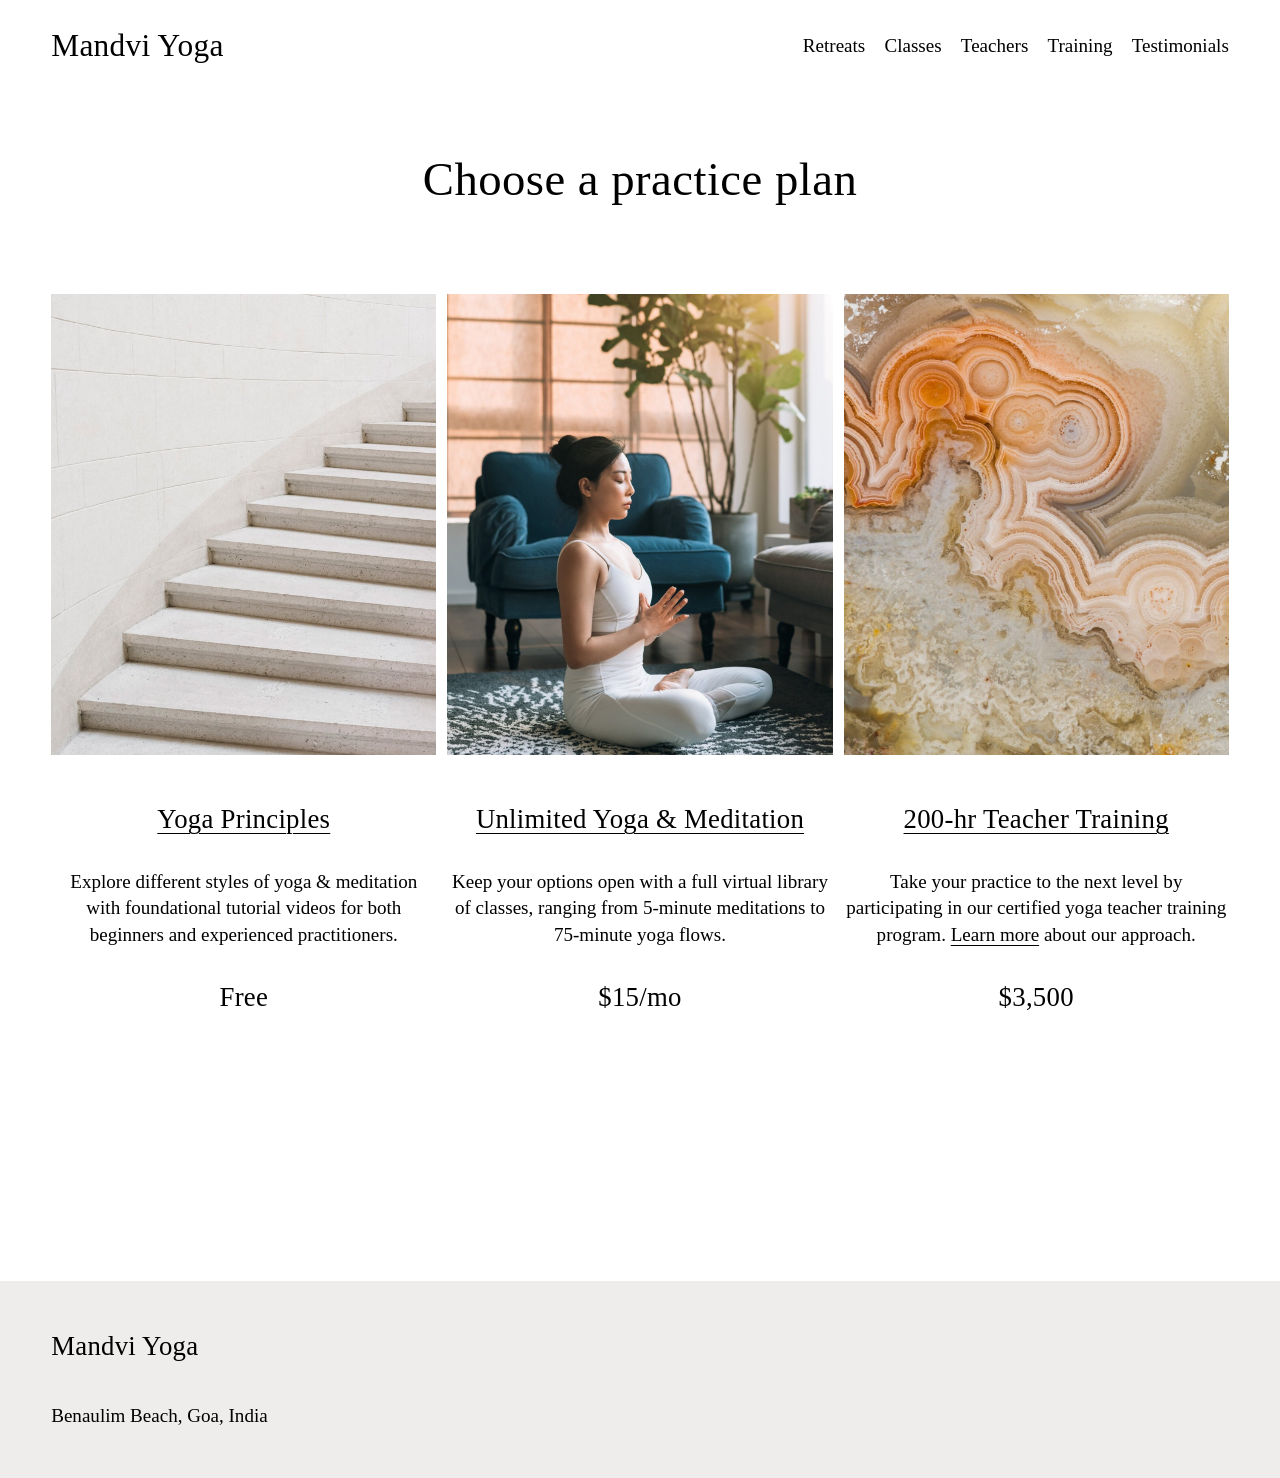
<file: joinnow/index.html>
<!doctype html>
<html xmlns:og="http://opengraphprotocol.org/schema/" xmlns:fb="http://www.facebook.com/2008/fbml" lang="en-IN"  >
  <head>
    <meta http-equiv="X-UA-Compatible" content="IE=edge,chrome=1">
    <meta name="viewport" content="width=device-width, initial-scale=1">
    <!-- This is Squarespace. --><!-- pelican-cardioid-l9jr -->
<base href="">
<meta charset="utf-8" />
<title>Join Now &mdash; Mandvi Yoga</title>
<meta http-equiv="Accept-CH" content="Sec-CH-UA-Platform-Version, Sec-CH-UA-Model" /><link rel="icon" type="image/x-icon" href="../assets/img/31143_default-favicon.ico"/>
<link rel="canonical" href="https://www.mandviyoga.com/joinnow"/>
<meta property="og:site_name" content="Mandvi Yoga"/>
<meta property="og:title" content="Join Now &mdash; Mandvi Yoga"/>
<meta property="og:url" content="https://www.mandviyoga.com/joinnow"/>
<meta property="og:type" content="website"/>
<meta itemprop="name" content="Join Now — Mandvi Yoga"/>
<meta itemprop="url" content="https://www.mandviyoga.com/joinnow"/>
<meta name="twitter:title" content="Join Now — Mandvi Yoga"/>
<meta name="twitter:url" content="https://www.mandviyoga.com/joinnow"/>
<meta name="twitter:card" content="summary"/>
<meta name="description" content="" />

<link rel="preconnect" href="https://use.typekit.net" crossorigin>
<link rel="preconnect" href="https://p.typekit.net" crossorigin>


<style>@keyframes fonts-loading { 0%, 99% { color: transparent; } } html.wf-loading * { animation: fonts-loading 3s; }</style>

<style data-sqsp-font-ids="6a3136c57d426c0f4007fbe4">
/* vietnamese */
@font-face {
  font-family: 'League Gothic';
  font-style: normal;
  font-weight: 400;
  font-display: swap;
  src: url(../assets/img/91324_vietnamese.woff2) format('woff2');
  unicode-range: U+0102-0103, U+0110-0111, U+0128-0129, U+0168-0169, U+01A0-01A1, U+01AF-01B0, U+0300-0301, U+0303-0304, U+0308-0309, U+0323, U+0329, U+1EA0-1EF9, U+20AB;
}
/* latin */
@font-face {
  font-family: 'League Gothic';
  font-style: normal;
  font-weight: 400;
  font-display: swap;
  src: url(../assets/img/87225_latin.woff2) format('woff2');
  unicode-range: U+0000-00FF, U+0131, U+0152-0153, U+02BB-02BC, U+02C6, U+02DA, U+02DC, U+0304, U+0308, U+0329, U+2000-206F, U+20AC, U+2122, U+2191, U+2193, U+2212, U+2215, U+FEFF, U+FFFD;
}
/* latin-ext */
@font-face {
  font-family: 'League Gothic';
  font-style: normal;
  font-weight: 400;
  font-display: swap;
  src: url(../assets/img/39819_latin-ext.woff2) format('woff2');
  unicode-range: U+0100-02BA, U+02BD-02C5, U+02C7-02CC, U+02CE-02D7, U+02DD-02FF, U+0304, U+0308, U+0329, U+1D00-1DBF, U+1E00-1E9F, U+1EF2-1EFF, U+2020, U+20A0-20AB, U+20AD-20C0, U+2113, U+2C60-2C7F, U+A720-A7FF;
}
</style>














<link rel="stylesheet" type="text/css" href="../assets/css/58924_website.components.imageFluid.styles.css"><link rel="stylesheet" type="text/css" href="../assets/css/79134_website.components.html.styles.css"><script type="application/ld+json">{"url":"https://www.mandviyoga.com","name":"Mandvi Yoga","@context":"http://schema.org","@type":"WebSite"}</script><script type="application/ld+json">{"address":"","openingHours":"","@context":"http://schema.org","@type":"LocalBusiness"}</script><link rel="stylesheet" type="text/css" href="../assets/css/74590_site.css"><link rel="stylesheet" type="text/css" href="../assets/css/17476_static.css">
<!-- End of Squarespace Headers -->
    
    
  <style>.sqs-block-form .sqs-block-content > *:not(.mv-contact-form),[data-controller='ProductList'] .product-list-item,.header-actions .user-accounts-link,.header-actions .cart-link,[data-animation-role]{opacity:1 !important;transform:none !important;}</style>
</head>

  <body
    id="collection-66d9eeeadc1b13437694492e"
    class="
      tweak-blog-alternating-side-by-side-width-inset tweak-blog-alternating-side-by-side-image-aspect-ratio-11-square tweak-blog-alternating-side-by-side-text-alignment-left tweak-blog-alternating-side-by-side-read-more-style-show tweak-blog-alternating-side-by-side-image-text-alignment-middle tweak-blog-alternating-side-by-side-delimiter-bullet tweak-blog-alternating-side-by-side-meta-position-top tweak-blog-alternating-side-by-side-primary-meta-categories tweak-blog-alternating-side-by-side-secondary-meta-date tweak-blog-alternating-side-by-side-excerpt-show image-block-poster-text-alignment-center image-block-card-content-position-center image-block-card-text-alignment-left image-block-overlap-content-position-center image-block-overlap-text-alignment-left image-block-collage-content-position-top image-block-collage-text-alignment-left image-block-stack-text-alignment-left form-use-theme-colors form-field-style-solid form-field-shape-square form-field-border-all form-field-checkbox-type-icon form-field-checkbox-fill-solid form-field-checkbox-color-inverted form-field-checkbox-shape-square form-field-checkbox-layout-stack form-field-radio-type-icon form-field-radio-fill-solid form-field-radio-color-normal form-field-radio-shape-pill form-field-radio-layout-stack form-field-survey-fill-solid form-field-survey-color-normal form-field-survey-shape-pill form-field-hover-focus-outline form-submit-button-style-label  tweak-global-animations-complexity-level-detailed tweak-global-animations-animation-style-fade tweak-global-animations-animation-type-none tweak-global-animations-animation-curve-ease tweak-blog-masonry-width-full tweak-blog-masonry-text-alignment-left tweak-blog-masonry-primary-meta-categories tweak-blog-masonry-secondary-meta-none tweak-blog-masonry-meta-position-top tweak-blog-masonry-read-more-style-hide tweak-blog-masonry-delimiter-space tweak-blog-masonry-image-placement-above tweak-blog-masonry-excerpt-hide tweak-portfolio-grid-overlay-width-full tweak-portfolio-grid-overlay-height-small tweak-portfolio-grid-overlay-image-aspect-ratio-43-four-three tweak-portfolio-grid-overlay-text-placement-center tweak-portfolio-grid-overlay-show-text-after-hover tweak-blog-single-column-width-inset tweak-blog-single-column-text-alignment-center tweak-blog-single-column-image-placement-above tweak-blog-single-column-delimiter-bullet tweak-blog-single-column-read-more-style-show tweak-blog-single-column-primary-meta-categories tweak-blog-single-column-secondary-meta-date tweak-blog-single-column-meta-position-top tweak-blog-single-column-content-excerpt-and-title header-width-inset tweak-transparent-header tweak-fixed-header tweak-fixed-header-style-basic tweak-blog-item-width-narrow tweak-blog-item-text-alignment-left tweak-blog-item-meta-position-above-title tweak-blog-item-delimiter-dash tweak-blog-side-by-side-width-inset tweak-blog-side-by-side-image-placement-left tweak-blog-side-by-side-image-aspect-ratio-11-square tweak-blog-side-by-side-primary-meta-categories tweak-blog-side-by-side-secondary-meta-date tweak-blog-side-by-side-meta-position-top tweak-blog-side-by-side-text-alignment-left tweak-blog-side-by-side-image-text-alignment-middle tweak-blog-side-by-side-read-more-style-show tweak-blog-side-by-side-delimiter-bullet tweak-blog-side-by-side-excerpt-show primary-button-style-solid primary-button-shape-square secondary-button-style-solid secondary-button-shape-square tertiary-button-style-solid tertiary-button-shape-square tweak-events-stacked-width-inset tweak-events-stacked-height-small tweak-events-stacked-show-past-events tweak-events-stacked-show-thumbnails tweak-events-stacked-thumbnail-size-32-standard tweak-events-stacked-date-style-side-tag tweak-events-stacked-show-time tweak-events-stacked-show-location tweak-events-stacked-ical-gcal-links tweak-events-stacked-show-excerpt tweak-blog-basic-grid-width-inset tweak-blog-basic-grid-image-aspect-ratio-32-standard tweak-blog-basic-grid-text-alignment-center tweak-blog-basic-grid-delimiter-bullet tweak-blog-basic-grid-image-placement-above tweak-blog-basic-grid-read-more-style-show tweak-blog-basic-grid-primary-meta-categories tweak-blog-basic-grid-secondary-meta-date tweak-blog-basic-grid-excerpt-show tweak-portfolio-grid-basic-width-inset tweak-portfolio-grid-basic-height-medium tweak-portfolio-grid-basic-image-aspect-ratio-43-four-three tweak-portfolio-grid-basic-text-alignment-left tweak-portfolio-grid-basic-hover-effect-zoom header-overlay-alignment-left tweak-portfolio-index-background-link-format-stacked tweak-portfolio-index-background-width-full-bleed tweak-portfolio-index-background-height-large tweak-portfolio-index-background-vertical-alignment-middle tweak-portfolio-index-background-horizontal-alignment-center tweak-portfolio-index-background-delimiter-none tweak-portfolio-index-background-animation-type-fade tweak-portfolio-index-background-animation-duration-medium tweak-portfolio-hover-follow-layout-inline tweak-portfolio-hover-follow-front tweak-portfolio-hover-follow-delimiter-forward-slash tweak-portfolio-hover-follow-animation-type-fade tweak-portfolio-hover-follow-animation-duration-medium tweak-portfolio-hover-static-layout-stacked tweak-portfolio-hover-static-delimiter-hyphen tweak-portfolio-hover-static-animation-type-scale-up tweak-portfolio-hover-static-animation-duration-medium hide-opentable-icons opentable-style-dark tweak-product-quick-view-button-style-floating tweak-product-quick-view-button-position-bottom tweak-product-quick-view-lightbox-excerpt-display-truncate tweak-product-quick-view-lightbox-show-arrows tweak-product-quick-view-lightbox-show-close-button tweak-product-quick-view-lightbox-controls-weight-light native-currency-code-cad collection-type-page collection-66d9eeeadc1b13437694492e collection-layout-default mobile-style-available sqs-seven-one
      
        
          
        
      
    "
    tabindex="-1"
  >
    <div
      id="siteWrapper"
      class="clearfix site-wrapper"
    >
      
        <div id="floatingCart" class="floating-cart hidden">
          
        </div>
      

      












  <header
    data-test="header"
    id="header"
    
    class="
      
        
          white
        
      
      header theme-col--primary
    "
    data-section-theme="white"
    data-controller="Header"
    data-current-styles="{
&quot;layout&quot;: &quot;navRight&quot;,
&quot;action&quot;: {
&quot;href&quot;: &quot;/joinnow&quot;,
&quot;buttonText&quot;: &quot;Sign up&quot;,
&quot;newWindow&quot;: false
},
&quot;showSocial&quot;: false,
&quot;socialOptions&quot;: {
&quot;socialBorderShape&quot;: &quot;none&quot;,
&quot;socialBorderStyle&quot;: &quot;outline&quot;,
&quot;socialBorderThickness&quot;: {
&quot;unit&quot;: &quot;px&quot;,
&quot;value&quot;: 1.0
}
},
&quot;sectionTheme&quot;: &quot;&quot;,
&quot;menuOverlayTheme&quot;: &quot;light&quot;,
&quot;menuOverlayAnimation&quot;: &quot;fade&quot;,
&quot;cartStyle&quot;: &quot;cart&quot;,
&quot;cartText&quot;: &quot;Cart&quot;,
&quot;showEmptyCartState&quot;: true,
&quot;cartOptions&quot;: {
&quot;iconType&quot;: &quot;solid-7&quot;,
&quot;cartBorderShape&quot;: &quot;none&quot;,
&quot;cartBorderStyle&quot;: &quot;outline&quot;,
&quot;cartBorderThickness&quot;: {
&quot;unit&quot;: &quot;px&quot;,
&quot;value&quot;: 1.0
}
},
&quot;showButton&quot;: false,
&quot;showCart&quot;: false,
&quot;showAccountLogin&quot;: false,
&quot;headerStyle&quot;: &quot;dynamic&quot;,
&quot;languagePicker&quot;: {
&quot;enabled&quot;: false,
&quot;iconEnabled&quot;: false,
&quot;iconType&quot;: &quot;globe&quot;,
&quot;flagShape&quot;: &quot;shiny&quot;,
&quot;languageFlags&quot;: [ ]
},
&quot;iconOptions&quot;: {
&quot;desktopDropdownIconOptions&quot;: {
&quot;size&quot;: {
&quot;unit&quot;: &quot;em&quot;,
&quot;value&quot;: 1.0
},
&quot;iconSpacing&quot;: {
&quot;unit&quot;: &quot;em&quot;,
&quot;value&quot;: 0.35
},
&quot;strokeWidth&quot;: {
&quot;unit&quot;: &quot;px&quot;,
&quot;value&quot;: 1.0
},
&quot;endcapType&quot;: &quot;square&quot;,
&quot;folderDropdownIcon&quot;: &quot;none&quot;,
&quot;languagePickerIcon&quot;: &quot;openArrowHead&quot;
},
&quot;mobileDropdownIconOptions&quot;: {
&quot;size&quot;: {
&quot;unit&quot;: &quot;em&quot;,
&quot;value&quot;: 1.0
},
&quot;iconSpacing&quot;: {
&quot;unit&quot;: &quot;em&quot;,
&quot;value&quot;: 0.15
},
&quot;strokeWidth&quot;: {
&quot;unit&quot;: &quot;px&quot;,
&quot;value&quot;: 0.5
},
&quot;endcapType&quot;: &quot;square&quot;,
&quot;folderDropdownIcon&quot;: &quot;openArrowHead&quot;,
&quot;languagePickerIcon&quot;: &quot;openArrowHead&quot;
}
},
&quot;mobileOptions&quot;: {
&quot;layout&quot;: &quot;logoLeftNavRight&quot;,
&quot;menuIconOptions&quot;: {
&quot;style&quot;: &quot;doubleLineHamburger&quot;,
&quot;thickness&quot;: {
&quot;unit&quot;: &quot;px&quot;,
&quot;value&quot;: 1.0
}
}
},
&quot;solidOptions&quot;: {
&quot;headerOpacity&quot;: {
&quot;unit&quot;: &quot;%&quot;,
&quot;value&quot;: 100.0
},
&quot;blurBackground&quot;: {
&quot;enabled&quot;: false,
&quot;blurRadius&quot;: {
&quot;unit&quot;: &quot;px&quot;,
&quot;value&quot;: 12.0
}
},
&quot;backgroundColor&quot;: {
&quot;type&quot;: &quot;SITE_PALETTE_COLOR&quot;,
&quot;sitePaletteColor&quot;: {
&quot;colorName&quot;: &quot;white&quot;,
&quot;alphaModifier&quot;: 1.0
}
},
&quot;navigationColor&quot;: {
&quot;type&quot;: &quot;SITE_PALETTE_COLOR&quot;,
&quot;sitePaletteColor&quot;: {
&quot;colorName&quot;: &quot;black&quot;,
&quot;alphaModifier&quot;: 1.0
}
}
},
&quot;gradientOptions&quot;: {
&quot;gradientType&quot;: &quot;faded&quot;,
&quot;headerOpacity&quot;: {
&quot;unit&quot;: &quot;%&quot;,
&quot;value&quot;: 90.0
},
&quot;blurBackground&quot;: {
&quot;enabled&quot;: false,
&quot;blurRadius&quot;: {
&quot;unit&quot;: &quot;px&quot;,
&quot;value&quot;: 12.0
}
},
&quot;backgroundColor&quot;: {
&quot;type&quot;: &quot;SITE_PALETTE_COLOR&quot;,
&quot;sitePaletteColor&quot;: {
&quot;colorName&quot;: &quot;white&quot;,
&quot;alphaModifier&quot;: 1.0
}
},
&quot;navigationColor&quot;: {
&quot;type&quot;: &quot;SITE_PALETTE_COLOR&quot;,
&quot;sitePaletteColor&quot;: {
&quot;colorName&quot;: &quot;black&quot;,
&quot;alphaModifier&quot;: 1.0
}
}
},
&quot;dropShadowOptions&quot;: {
&quot;enabled&quot;: false,
&quot;blur&quot;: {
&quot;unit&quot;: &quot;px&quot;,
&quot;value&quot;: 12.0
},
&quot;spread&quot;: {
&quot;unit&quot;: &quot;px&quot;,
&quot;value&quot;: 0.0
},
&quot;distance&quot;: {
&quot;unit&quot;: &quot;px&quot;,
&quot;value&quot;: 12.0
}
},
&quot;borderOptions&quot;: {
&quot;enabled&quot;: false,
&quot;position&quot;: &quot;allSides&quot;,
&quot;thickness&quot;: {
&quot;unit&quot;: &quot;px&quot;,
&quot;value&quot;: 4.0
},
&quot;color&quot;: {
&quot;type&quot;: &quot;SITE_PALETTE_COLOR&quot;,
&quot;sitePaletteColor&quot;: {
&quot;colorName&quot;: &quot;black&quot;,
&quot;alphaModifier&quot;: 1.0
}
}
},
&quot;showPromotedElement&quot;: false,
&quot;buttonVariant&quot;: &quot;primary&quot;,
&quot;blurBackground&quot;: {
&quot;enabled&quot;: false,
&quot;blurRadius&quot;: {
&quot;unit&quot;: &quot;px&quot;,
&quot;value&quot;: 12.0
}
},
&quot;headerOpacity&quot;: {
&quot;unit&quot;: &quot;%&quot;,
&quot;value&quot;: 100.0
}
}"
    data-section-id="header"
    data-header-style="dynamic"
    data-language-picker="{
&quot;enabled&quot;: false,
&quot;iconEnabled&quot;: false,
&quot;iconType&quot;: &quot;globe&quot;,
&quot;flagShape&quot;: &quot;shiny&quot;,
&quot;languageFlags&quot;: [ ]
}"
    
    
    data-first-focusable-element
    tabindex="-1"
    style="
      
      
        --headerBorderColor: hsla(var(--black-hsl), 1);
      
      
        --solidHeaderBackgroundColor: hsla(var(--white-hsl), 1);
      
      
        --solidHeaderNavigationColor: hsla(var(--black-hsl), 1);
      
      
        --gradientHeaderBackgroundColor: hsla(var(--white-hsl), 1);
      
      
        --gradientHeaderNavigationColor: hsla(var(--black-hsl), 1);
      
    "
  >
    <svg  style="display:none" viewBox="0 0 22 22" xmlns="http://www.w3.org/2000/svg">
  <symbol id="circle" >
    <path d="M11.5 17C14.5376 17 17 14.5376 17 11.5C17 8.46243 14.5376 6 11.5 6C8.46243 6 6 8.46243 6 11.5C6 14.5376 8.46243 17 11.5 17Z" fill="none" />
  </symbol>

  <symbol id="circleFilled" >
    <path d="M11.5 17C14.5376 17 17 14.5376 17 11.5C17 8.46243 14.5376 6 11.5 6C8.46243 6 6 8.46243 6 11.5C6 14.5376 8.46243 17 11.5 17Z" />
  </symbol>

  <symbol id="dash" >
    <path d="M11 11H19H3" />
  </symbol>

  <symbol id="squareFilled" >
    <rect x="6" y="6" width="11" height="11" />
  </symbol>

  <symbol id="square" >
    <rect x="7" y="7" width="9" height="9" fill="none" stroke="inherit" />
  </symbol>
  
  <symbol id="plus" >
    <path d="M11 3V19" />
    <path d="M19 11L3 11"/>
  </symbol>
  
  <symbol id="closedArrow" >
    <path d="M11 11V2M11 18.1797L17 11.1477L5 11.1477L11 18.1797Z" fill="none" />
  </symbol>
  
  <symbol id="closedArrowFilled" >
    <path d="M11 11L11 2" stroke="inherit" fill="none"  />
    <path fill-rule="evenodd" clip-rule="evenodd" d="M2.74695 9.38428L19.038 9.38428L10.8925 19.0846L2.74695 9.38428Z" stroke-width="1" />
  </symbol>
  
  <symbol id="closedArrowHead" viewBox="0 0 22 22"  xmlns="http://www.w3.org/2000/symbol">
    <path d="M18 7L11 15L4 7L18 7Z" fill="none" stroke="inherit" />
  </symbol>
  
  
  <symbol id="closedArrowHeadFilled" viewBox="0 0 22 22"  xmlns="http://www.w3.org/2000/symbol">
    <path d="M18.875 6.5L11 15.5L3.125 6.5L18.875 6.5Z" />
  </symbol>
  
  <symbol id="openArrow" >
    <path d="M11 18.3591L11 3" stroke="inherit" fill="none"  />
    <path d="M18 11.5L11 18.5L4 11.5" stroke="inherit" fill="none"  />
  </symbol>
  
  <symbol id="openArrowHead" >
    <path d="M18 7L11 14L4 7" fill="none" />
  </symbol>

  <symbol id="pinchedArrow" >
    <path d="M11 17.3591L11 2" fill="none" />
    <path d="M2 11C5.85455 12.2308 8.81818 14.9038 11 18C13.1818 14.8269 16.1455 12.1538 20 11" fill="none" />
  </symbol>

  <symbol id="pinchedArrowFilled" >
    <path d="M11.05 10.4894C7.04096 8.73759 1.05005 8 1.05005 8C6.20459 11.3191 9.41368 14.1773 11.05 21C12.6864 14.0851 15.8955 11.227 21.05 8C21.05 8 15.0591 8.73759 11.05 10.4894Z" stroke-width="1"/>
    <path d="M11 11L11 1" fill="none"/>
  </symbol>

  <symbol id="pinchedArrowHead" >
    <path d="M2 7.24091C5.85455 8.40454 8.81818 10.9318 11 13.8591C13.1818 10.8591 16.1455 8.33181 20 7.24091"  fill="none" />
  </symbol>
  
  <symbol id="pinchedArrowHeadFilled" >
    <path d="M11.05 7.1591C7.04096 5.60456 1.05005 4.95001 1.05005 4.95001C6.20459 7.89547 9.41368 10.4318 11.05 16.4864C12.6864 10.35 15.8955 7.81365 21.05 4.95001C21.05 4.95001 15.0591 5.60456 11.05 7.1591Z" />
  </symbol>

</svg>
    
<div class="sqs-announcement-bar-dropzone"></div>

    <div class="header-announcement-bar-wrapper">
      
      <a
        href="#page"
        class="header-skip-link sqs-button-element--primary"
      >
        Skip to Content
      </a>
      


<style>
    @supports (-webkit-backdrop-filter: none) or (backdrop-filter: none) {
        .header-blur-background {
            
            
        }
    }
</style>
      <div
        class="header-border"
        data-header-style="dynamic"
        data-header-border="false"
        data-test="header-border"
        style="




"
      ></div>
      <div
        class="header-dropshadow"
        data-header-style="dynamic"
        data-header-dropshadow="false"
        data-test="header-dropshadow"
        style=""
      ></div>
      
      

      <div class='header-inner container--fluid
        
        
        
         header-mobile-layout-logo-left-nav-right
        
        
        
        
        
        
         header-layout-nav-right
        
        
        
        
        
        
        
        
        '
        data-test="header-inner"
        >
        <!-- Background -->
        <div class="header-background theme-bg--primary"></div>

        <div class="header-display-desktop" data-content-field="site-title">
          

          

          

          

          

          
          
            
            <!-- Social -->
            
          
            
            <!-- Title and nav wrapper -->
            <div class="header-title-nav-wrapper">
              

              

              
                
                <!-- Title -->
                
                  <div
                    class="
                      header-title
                      
                    "
                    data-animation-role="header-element"
                  >
                    
                      <div class="header-title-text">
                        <a id="site-title" href="../" data-animation-role="header-element">Mandvi Yoga</a>
                      </div>
                    
                    
                  </div>
                
              
                
                <!-- Nav -->
                <div class="header-nav">
                  <div class="header-nav-wrapper">
                    <nav class="header-nav-list">
                      


  
    <div class="header-nav-item header-nav-item--collection">
      <a
        href="../services-5/"
        data-animation-role="header-element"
        
      >
        Retreats
      </a>
    </div>
  
  
  


  
    <div class="header-nav-item header-nav-item--collection">
      <a
        href="../classes/"
        data-animation-role="header-element"
        
      >
        Classes
      </a>
    </div>
  
  
  


  
    <div class="header-nav-item header-nav-item--collection">
      <a
        href="../teachers/"
        data-animation-role="header-element"
        
      >
        Teachers
      </a>
    </div>
  
  
  


  
    <div class="header-nav-item header-nav-item--collection">
      <a
        href="../teachertraining/"
        data-animation-role="header-element"
        
      >
        Training
      </a>
    </div>
  
  
  


  
    <div class="header-nav-item header-nav-item--collection">
      <a
        href="../testimonials/"
        data-animation-role="header-element"
        
      >
        Testimonials
      </a>
    </div>
  
  
  



                    </nav>
                  </div>
                </div>
              
              
            </div>
          
            
            <!-- Actions -->
            <div class="header-actions header-actions--right">
              
                
              
              

              

            
            

              
              <div class="showOnMobile">
                
              </div>

              
              <div class="showOnDesktop">
                
              </div>

              
            </div>
          
            


<style>
  .top-bun, 
  .patty, 
  .bottom-bun {
    height: 1px;
  }
</style>

<!-- Burger -->
<div class="header-burger

  menu-overlay-does-not-have-visible-non-navigation-items


  
  no-actions
  
" data-animation-role="header-element">
  <button class="header-burger-btn burger" data-test="header-burger">
    <span hidden class="js-header-burger-open-title visually-hidden">Open Menu</span>
    <span hidden class="js-header-burger-close-title visually-hidden">Close Menu</span>
    <div class="burger-box">
      <div class="burger-inner header-menu-icon-doubleLineHamburger">
        <div class="top-bun"></div>
        <div class="patty"></div>
        <div class="bottom-bun"></div>
      </div>
    </div>
  </button>
</div>

          

        </div>
        <div class="header-display-mobile" data-content-field="site-title">
          
            
            <!-- Social -->
            
          
            
            <!-- Title and nav wrapper -->
            <div class="header-title-nav-wrapper">
              

              

              
                
                <!-- Title -->
                
                  <div
                    class="
                      header-title
                      
                    "
                    data-animation-role="header-element"
                  >
                    
                      <div class="header-title-text">
                        <a id="site-title" href="../" data-animation-role="header-element">Mandvi Yoga</a>
                      </div>
                    
                    
                  </div>
                
              
                
                <!-- Nav -->
                <div class="header-nav">
                  <div class="header-nav-wrapper">
                    <nav class="header-nav-list">
                      


  
    <div class="header-nav-item header-nav-item--collection">
      <a
        href="../services-5/"
        data-animation-role="header-element"
        
      >
        Retreats
      </a>
    </div>
  
  
  


  
    <div class="header-nav-item header-nav-item--collection">
      <a
        href="../classes/"
        data-animation-role="header-element"
        
      >
        Classes
      </a>
    </div>
  
  
  


  
    <div class="header-nav-item header-nav-item--collection">
      <a
        href="../teachers/"
        data-animation-role="header-element"
        
      >
        Teachers
      </a>
    </div>
  
  
  


  
    <div class="header-nav-item header-nav-item--collection">
      <a
        href="../teachertraining/"
        data-animation-role="header-element"
        
      >
        Training
      </a>
    </div>
  
  
  


  
    <div class="header-nav-item header-nav-item--collection">
      <a
        href="../testimonials/"
        data-animation-role="header-element"
        
      >
        Testimonials
      </a>
    </div>
  
  
  



                    </nav>
                  </div>
                </div>
              
              
            </div>
          
            
            <!-- Actions -->
            <div class="header-actions header-actions--right">
              
                
              
              

              

            
            

              
              <div class="showOnMobile">
                
              </div>

              
              <div class="showOnDesktop">
                
              </div>

              
            </div>
          
            


<style>
  .top-bun, 
  .patty, 
  .bottom-bun {
    height: 1px;
  }
</style>

<!-- Burger -->
<div class="header-burger

  menu-overlay-does-not-have-visible-non-navigation-items


  
  no-actions
  
" data-animation-role="header-element">
  <button class="header-burger-btn burger" data-test="header-burger">
    <span hidden class="js-header-burger-open-title visually-hidden">Open Menu</span>
    <span hidden class="js-header-burger-close-title visually-hidden">Close Menu</span>
    <div class="burger-box">
      <div class="burger-inner header-menu-icon-doubleLineHamburger">
        <div class="top-bun"></div>
        <div class="patty"></div>
        <div class="bottom-bun"></div>
      </div>
    </div>
  </button>
</div>

          
          
          
          
          
        </div>
      </div>
    </div>
    <!-- (Mobile) Menu Navigation -->
    <div class="header-menu header-menu--folder-list
      light
      
      
      
      
      "
      data-section-theme="light"
      data-current-styles="{
&quot;layout&quot;: &quot;navRight&quot;,
&quot;action&quot;: {
&quot;href&quot;: &quot;/joinnow&quot;,
&quot;buttonText&quot;: &quot;Sign up&quot;,
&quot;newWindow&quot;: false
},
&quot;showSocial&quot;: false,
&quot;socialOptions&quot;: {
&quot;socialBorderShape&quot;: &quot;none&quot;,
&quot;socialBorderStyle&quot;: &quot;outline&quot;,
&quot;socialBorderThickness&quot;: {
&quot;unit&quot;: &quot;px&quot;,
&quot;value&quot;: 1.0
}
},
&quot;sectionTheme&quot;: &quot;&quot;,
&quot;menuOverlayTheme&quot;: &quot;light&quot;,
&quot;menuOverlayAnimation&quot;: &quot;fade&quot;,
&quot;cartStyle&quot;: &quot;cart&quot;,
&quot;cartText&quot;: &quot;Cart&quot;,
&quot;showEmptyCartState&quot;: true,
&quot;cartOptions&quot;: {
&quot;iconType&quot;: &quot;solid-7&quot;,
&quot;cartBorderShape&quot;: &quot;none&quot;,
&quot;cartBorderStyle&quot;: &quot;outline&quot;,
&quot;cartBorderThickness&quot;: {
&quot;unit&quot;: &quot;px&quot;,
&quot;value&quot;: 1.0
}
},
&quot;showButton&quot;: false,
&quot;showCart&quot;: false,
&quot;showAccountLogin&quot;: false,
&quot;headerStyle&quot;: &quot;dynamic&quot;,
&quot;languagePicker&quot;: {
&quot;enabled&quot;: false,
&quot;iconEnabled&quot;: false,
&quot;iconType&quot;: &quot;globe&quot;,
&quot;flagShape&quot;: &quot;shiny&quot;,
&quot;languageFlags&quot;: [ ]
},
&quot;iconOptions&quot;: {
&quot;desktopDropdownIconOptions&quot;: {
&quot;size&quot;: {
&quot;unit&quot;: &quot;em&quot;,
&quot;value&quot;: 1.0
},
&quot;iconSpacing&quot;: {
&quot;unit&quot;: &quot;em&quot;,
&quot;value&quot;: 0.35
},
&quot;strokeWidth&quot;: {
&quot;unit&quot;: &quot;px&quot;,
&quot;value&quot;: 1.0
},
&quot;endcapType&quot;: &quot;square&quot;,
&quot;folderDropdownIcon&quot;: &quot;none&quot;,
&quot;languagePickerIcon&quot;: &quot;openArrowHead&quot;
},
&quot;mobileDropdownIconOptions&quot;: {
&quot;size&quot;: {
&quot;unit&quot;: &quot;em&quot;,
&quot;value&quot;: 1.0
},
&quot;iconSpacing&quot;: {
&quot;unit&quot;: &quot;em&quot;,
&quot;value&quot;: 0.15
},
&quot;strokeWidth&quot;: {
&quot;unit&quot;: &quot;px&quot;,
&quot;value&quot;: 0.5
},
&quot;endcapType&quot;: &quot;square&quot;,
&quot;folderDropdownIcon&quot;: &quot;openArrowHead&quot;,
&quot;languagePickerIcon&quot;: &quot;openArrowHead&quot;
}
},
&quot;mobileOptions&quot;: {
&quot;layout&quot;: &quot;logoLeftNavRight&quot;,
&quot;menuIconOptions&quot;: {
&quot;style&quot;: &quot;doubleLineHamburger&quot;,
&quot;thickness&quot;: {
&quot;unit&quot;: &quot;px&quot;,
&quot;value&quot;: 1.0
}
}
},
&quot;solidOptions&quot;: {
&quot;headerOpacity&quot;: {
&quot;unit&quot;: &quot;%&quot;,
&quot;value&quot;: 100.0
},
&quot;blurBackground&quot;: {
&quot;enabled&quot;: false,
&quot;blurRadius&quot;: {
&quot;unit&quot;: &quot;px&quot;,
&quot;value&quot;: 12.0
}
},
&quot;backgroundColor&quot;: {
&quot;type&quot;: &quot;SITE_PALETTE_COLOR&quot;,
&quot;sitePaletteColor&quot;: {
&quot;colorName&quot;: &quot;white&quot;,
&quot;alphaModifier&quot;: 1.0
}
},
&quot;navigationColor&quot;: {
&quot;type&quot;: &quot;SITE_PALETTE_COLOR&quot;,
&quot;sitePaletteColor&quot;: {
&quot;colorName&quot;: &quot;black&quot;,
&quot;alphaModifier&quot;: 1.0
}
}
},
&quot;gradientOptions&quot;: {
&quot;gradientType&quot;: &quot;faded&quot;,
&quot;headerOpacity&quot;: {
&quot;unit&quot;: &quot;%&quot;,
&quot;value&quot;: 90.0
},
&quot;blurBackground&quot;: {
&quot;enabled&quot;: false,
&quot;blurRadius&quot;: {
&quot;unit&quot;: &quot;px&quot;,
&quot;value&quot;: 12.0
}
},
&quot;backgroundColor&quot;: {
&quot;type&quot;: &quot;SITE_PALETTE_COLOR&quot;,
&quot;sitePaletteColor&quot;: {
&quot;colorName&quot;: &quot;white&quot;,
&quot;alphaModifier&quot;: 1.0
}
},
&quot;navigationColor&quot;: {
&quot;type&quot;: &quot;SITE_PALETTE_COLOR&quot;,
&quot;sitePaletteColor&quot;: {
&quot;colorName&quot;: &quot;black&quot;,
&quot;alphaModifier&quot;: 1.0
}
}
},
&quot;dropShadowOptions&quot;: {
&quot;enabled&quot;: false,
&quot;blur&quot;: {
&quot;unit&quot;: &quot;px&quot;,
&quot;value&quot;: 12.0
},
&quot;spread&quot;: {
&quot;unit&quot;: &quot;px&quot;,
&quot;value&quot;: 0.0
},
&quot;distance&quot;: {
&quot;unit&quot;: &quot;px&quot;,
&quot;value&quot;: 12.0
}
},
&quot;borderOptions&quot;: {
&quot;enabled&quot;: false,
&quot;position&quot;: &quot;allSides&quot;,
&quot;thickness&quot;: {
&quot;unit&quot;: &quot;px&quot;,
&quot;value&quot;: 4.0
},
&quot;color&quot;: {
&quot;type&quot;: &quot;SITE_PALETTE_COLOR&quot;,
&quot;sitePaletteColor&quot;: {
&quot;colorName&quot;: &quot;black&quot;,
&quot;alphaModifier&quot;: 1.0
}
}
},
&quot;showPromotedElement&quot;: false,
&quot;buttonVariant&quot;: &quot;primary&quot;,
&quot;blurBackground&quot;: {
&quot;enabled&quot;: false,
&quot;blurRadius&quot;: {
&quot;unit&quot;: &quot;px&quot;,
&quot;value&quot;: 12.0
}
},
&quot;headerOpacity&quot;: {
&quot;unit&quot;: &quot;%&quot;,
&quot;value&quot;: 100.0
}
}"
      data-section-id="overlay-nav"
      data-show-account-login="false"
      data-test="header-menu">
      <div class="header-menu-bg theme-bg--primary"></div>
      <div class="header-menu-nav">
        <nav class="header-menu-nav-list">
          <div data-folder="root" class="header-menu-nav-folder">
            <div class="header-menu-nav-folder-content">
              <!-- Menu Navigation -->
<div class="header-menu-nav-wrapper">
  
    
      
        
          
            <div class="container header-menu-nav-item header-menu-nav-item--collection">
              <a
                href="../services-5/"
                
              >
                <div class="header-menu-nav-item-content">
                  Retreats
                </div>
              </a>
            </div>
          
        
      
    
      
        
          
            <div class="container header-menu-nav-item header-menu-nav-item--collection">
              <a
                href="../classes/"
                
              >
                <div class="header-menu-nav-item-content">
                  Classes
                </div>
              </a>
            </div>
          
        
      
    
      
        
          
            <div class="container header-menu-nav-item header-menu-nav-item--collection">
              <a
                href="../teachers/"
                
              >
                <div class="header-menu-nav-item-content">
                  Teachers
                </div>
              </a>
            </div>
          
        
      
    
      
        
          
            <div class="container header-menu-nav-item header-menu-nav-item--collection">
              <a
                href="../teachertraining/"
                
              >
                <div class="header-menu-nav-item-content">
                  Training
                </div>
              </a>
            </div>
          
        
      
    
      
        
          
            <div class="container header-menu-nav-item header-menu-nav-item--collection">
              <a
                href="../testimonials/"
                
              >
                <div class="header-menu-nav-item-content">
                  Testimonials
                </div>
              </a>
            </div>
          
        
      
    
  
</div>

              
                
              
            </div>
            
            
            
          </div>
        </nav>
      </div>
    </div>
    
    
  </header>




      <main id="page" class="container" role="main">
        
          
            <article
  class="page-regions"
  id="page-regions"
  data-collection-id="66d9eeeadc1b13437694492e"
  data-item-id=""
  data-regions-source="collection"
>
  
  
  
    
    
    
    <section class="region" data-region-id="bb5d47039219a7a221464691" data-region-source="collection">
      
    
      
        
        


  
  











<section
  data-test="page-section"
  
  data-section-theme="white"
  class='page-section 
    
      full-bleed-section
      layout-engine-section
    
    background-width--full-bleed
    
      
        section-height--custom
      
    
    
      content-width--wide
    
    horizontal-alignment--center
    vertical-alignment--middle
    
      
    
    
    white'
  
  data-section-id="66d9eeeadc1b134376944931"
  
  data-controller="SectionWrapperController"
  data-current-styles="{
&quot;imageOverlayOpacity&quot;: 0.15,
&quot;backgroundWidth&quot;: &quot;background-width--full-bleed&quot;,
&quot;sectionHeight&quot;: &quot;section-height--custom&quot;,
&quot;customSectionHeight&quot;: 10,
&quot;horizontalAlignment&quot;: &quot;horizontal-alignment--center&quot;,
&quot;verticalAlignment&quot;: &quot;vertical-alignment--middle&quot;,
&quot;contentWidth&quot;: &quot;content-width--wide&quot;,
&quot;customContentWidth&quot;: 50,
&quot;sectionTheme&quot;: &quot;white&quot;,
&quot;sectionAnimation&quot;: &quot;none&quot;,
&quot;backgroundMode&quot;: &quot;image&quot;
}"
  data-current-context="{
&quot;video&quot;: {
&quot;playbackSpeed&quot;: 0.5,
&quot;filter&quot;: 1,
&quot;filterStrength&quot;: 0,
&quot;zoom&quot;: 0,
&quot;videoSourceProvider&quot;: &quot;none&quot;
},
&quot;backgroundImageId&quot;: null,
&quot;backgroundMediaEffect&quot;: null,
&quot;divider&quot;: null,
&quot;typeName&quot;: &quot;page&quot;
}"
  data-animation="none"
  data-fluid-engine-section
   
  
     style="min-height: 10vh;" 
  
  
  
  
  


  data-sqsp-section="fluid-engine"


>
  <div
    class="section-border"
    
  >
    <div class="section-background">
    
      
    
    </div>
  </div>
  <div
    class='content-wrapper'
    style='
      
        
          
          padding-top: calc(10vmax / 10); padding-bottom: calc(10vmax / 10);
        
      
    '
  >
    <div
      class="content"
      
    >
      
      
      
      
      
      
      
      
      
      
      <div data-fluid-engine="true"><style>

.fe-66d9eeeadc1b134376944930 {
  --grid-gutter: calc(var(--sqs-mobile-site-gutter, 6vw) - 11.0px);
  --cell-max-width: calc( ( var(--sqs-site-max-width, 1500px) - (11.0px * (8 - 1)) ) / 8 );

  display: grid;
  position: relative;
  grid-area: 1/1/-1/-1;
  grid-template-rows: repeat(73,minmax(24px, auto));
  grid-template-columns:
    minmax(var(--grid-gutter), 1fr)
    repeat(8, minmax(0, var(--cell-max-width)))
    minmax(var(--grid-gutter), 1fr);
  row-gap: 11.0px;
  column-gap: 11.0px;
  overflow-x: hidden;
  overflow-x: clip;
}

@media (min-width: 768px) {
  .background-width--inset .fe-66d9eeeadc1b134376944930 {
    --inset-padding: calc(var(--sqs-site-gutter) * 2);
  }

  .fe-66d9eeeadc1b134376944930 {
    --grid-gutter: calc(var(--sqs-site-gutter, 4vw) - 11.0px);
    --cell-max-width: calc( ( var(--sqs-site-max-width, 1500px) - (11.0px * (24 - 1)) ) / 24 );
    --inset-padding: 0vw;

    --row-height-scaling-factor: 0.0215;
    --container-width: min(var(--sqs-site-max-width, 1500px), calc(100vw - var(--sqs-site-gutter, 4vw) * 2 - var(--inset-padding) ));

    grid-template-rows: repeat(32,minmax(calc(var(--container-width) * var(--row-height-scaling-factor)), auto));
    grid-template-columns:
      minmax(var(--grid-gutter), 1fr)
      repeat(24, minmax(0, var(--cell-max-width)))
      minmax(var(--grid-gutter), 1fr);
  }
}


  .fe-block-53169febd333af4f75aa {
    grid-area: 2/2/4/10;
    z-index: 0;

    @media (max-width: 767px) {
      
      
    }
  }

  .fe-block-53169febd333af4f75aa .sqs-block {
    justify-content: center;
  }

  .fe-block-53169febd333af4f75aa .sqs-block-alignment-wrapper {
    align-items: center;
  }

  @media (min-width: 768px) {
    .fe-block-53169febd333af4f75aa {
      grid-area: 2/2/4/26;
      z-index: 0;

      

      
    }

    .fe-block-53169febd333af4f75aa .sqs-block {
      justify-content: center;
    }

    .fe-block-53169febd333af4f75aa .sqs-block-alignment-wrapper {
      align-items: center;
    }
  }

  .fe-block-042be0ceac1f29a29120 {
    grid-area: 5/3/16/9;
    z-index: 1;

    @media (max-width: 767px) {
      
      
    }
  }

  .fe-block-042be0ceac1f29a29120 .sqs-block {
    justify-content: center;
  }

  .fe-block-042be0ceac1f29a29120 .sqs-block-alignment-wrapper {
    align-items: center;
  }

  @media (min-width: 768px) {
    .fe-block-042be0ceac1f29a29120 {
      grid-area: 6/2/19/10;
      z-index: 1;

      

      
    }

    .fe-block-042be0ceac1f29a29120 .sqs-block {
      justify-content: center;
    }

    .fe-block-042be0ceac1f29a29120 .sqs-block-alignment-wrapper {
      align-items: center;
    }
  }

  .fe-block-06b969f9933b7e806c56 {
    grid-area: 16/2/23/10;
    z-index: 2;

    @media (max-width: 767px) {
      
      
    }
  }

  .fe-block-06b969f9933b7e806c56 .sqs-block {
    justify-content: center;
  }

  .fe-block-06b969f9933b7e806c56 .sqs-block-alignment-wrapper {
    align-items: center;
  }

  @media (min-width: 768px) {
    .fe-block-06b969f9933b7e806c56 {
      grid-area: 20/2/26/10;
      z-index: 2;

      

      
    }

    .fe-block-06b969f9933b7e806c56 .sqs-block {
      justify-content: flex-start;
    }

    .fe-block-06b969f9933b7e806c56 .sqs-block-alignment-wrapper {
      align-items: flex-start;
    }
  }

  .fe-block-252d0a091e652de05d12 {
    grid-area: 23/2/27/10;
    z-index: 10;

    @media (max-width: 767px) {
      
      
    }
  }

  .fe-block-252d0a091e652de05d12 .sqs-block {
    justify-content: flex-start;
  }

  .fe-block-252d0a091e652de05d12 .sqs-block-alignment-wrapper {
    align-items: flex-start;
  }

  @media (min-width: 768px) {
    .fe-block-252d0a091e652de05d12 {
      grid-area: 27/2/30/10;
      z-index: 10;

      

      
    }

    .fe-block-252d0a091e652de05d12 .sqs-block {
      justify-content: center;
    }

    .fe-block-252d0a091e652de05d12 .sqs-block-alignment-wrapper {
      align-items: center;
    }
  }

  .fe-block-07813d8d039d0b2ea5d7 {
    grid-area: 28/3/39/9;
    z-index: 4;

    @media (max-width: 767px) {
      
      
    }
  }

  .fe-block-07813d8d039d0b2ea5d7 .sqs-block {
    justify-content: center;
  }

  .fe-block-07813d8d039d0b2ea5d7 .sqs-block-alignment-wrapper {
    align-items: center;
  }

  @media (min-width: 768px) {
    .fe-block-07813d8d039d0b2ea5d7 {
      grid-area: 6/10/19/18;
      z-index: 4;

      

      
    }

    .fe-block-07813d8d039d0b2ea5d7 .sqs-block {
      justify-content: center;
    }

    .fe-block-07813d8d039d0b2ea5d7 .sqs-block-alignment-wrapper {
      align-items: center;
    }
  }

  .fe-block-8a3914ff433dffa10447 {
    grid-area: 39/2/46/10;
    z-index: 5;

    @media (max-width: 767px) {
      
      
    }
  }

  .fe-block-8a3914ff433dffa10447 .sqs-block {
    justify-content: center;
  }

  .fe-block-8a3914ff433dffa10447 .sqs-block-alignment-wrapper {
    align-items: center;
  }

  @media (min-width: 768px) {
    .fe-block-8a3914ff433dffa10447 {
      grid-area: 20/10/26/18;
      z-index: 5;

      

      
    }

    .fe-block-8a3914ff433dffa10447 .sqs-block {
      justify-content: flex-start;
    }

    .fe-block-8a3914ff433dffa10447 .sqs-block-alignment-wrapper {
      align-items: flex-start;
    }
  }

  .fe-block-c4f0958a32317256c5ce {
    grid-area: 46/2/50/10;
    z-index: 11;

    @media (max-width: 767px) {
      
      
    }
  }

  .fe-block-c4f0958a32317256c5ce .sqs-block {
    justify-content: flex-start;
  }

  .fe-block-c4f0958a32317256c5ce .sqs-block-alignment-wrapper {
    align-items: flex-start;
  }

  @media (min-width: 768px) {
    .fe-block-c4f0958a32317256c5ce {
      grid-area: 27/10/30/18;
      z-index: 11;

      

      
    }

    .fe-block-c4f0958a32317256c5ce .sqs-block {
      justify-content: center;
    }

    .fe-block-c4f0958a32317256c5ce .sqs-block-alignment-wrapper {
      align-items: center;
    }
  }

  .fe-block-20c386a8f8d910c8d6ff {
    grid-area: 51/3/62/9;
    z-index: 7;

    @media (max-width: 767px) {
      
      
    }
  }

  .fe-block-20c386a8f8d910c8d6ff .sqs-block {
    justify-content: center;
  }

  .fe-block-20c386a8f8d910c8d6ff .sqs-block-alignment-wrapper {
    align-items: center;
  }

  @media (min-width: 768px) {
    .fe-block-20c386a8f8d910c8d6ff {
      grid-area: 6/18/19/26;
      z-index: 7;

      

      
    }

    .fe-block-20c386a8f8d910c8d6ff .sqs-block {
      justify-content: center;
    }

    .fe-block-20c386a8f8d910c8d6ff .sqs-block-alignment-wrapper {
      align-items: center;
    }
  }

  .fe-block-b78088995c8e65507554 {
    grid-area: 62/2/69/10;
    z-index: 8;

    @media (max-width: 767px) {
      
      
    }
  }

  .fe-block-b78088995c8e65507554 .sqs-block {
    justify-content: center;
  }

  .fe-block-b78088995c8e65507554 .sqs-block-alignment-wrapper {
    align-items: center;
  }

  @media (min-width: 768px) {
    .fe-block-b78088995c8e65507554 {
      grid-area: 20/18/27/26;
      z-index: 8;

      

      
    }

    .fe-block-b78088995c8e65507554 .sqs-block {
      justify-content: flex-start;
    }

    .fe-block-b78088995c8e65507554 .sqs-block-alignment-wrapper {
      align-items: flex-start;
    }
  }

  .fe-block-0c27247f3b7c4a329868 {
    grid-area: 69/2/73/10;
    z-index: 12;

    @media (max-width: 767px) {
      
      
    }
  }

  .fe-block-0c27247f3b7c4a329868 .sqs-block {
    justify-content: flex-start;
  }

  .fe-block-0c27247f3b7c4a329868 .sqs-block-alignment-wrapper {
    align-items: flex-start;
  }

  @media (min-width: 768px) {
    .fe-block-0c27247f3b7c4a329868 {
      grid-area: 27/18/30/26;
      z-index: 12;

      

      
    }

    .fe-block-0c27247f3b7c4a329868 .sqs-block {
      justify-content: center;
    }

    .fe-block-0c27247f3b7c4a329868 .sqs-block-alignment-wrapper {
      align-items: center;
    }
  }

</style><div class="fluid-engine fe-66d9eeeadc1b134376944930"><div class="fe-block fe-block-53169febd333af4f75aa"><div class="sqs-block website-component-block sqs-block-website-component sqs-block-html html-block" data-block-css="[&quot;https://definitions.sqspcdn.com/website-component-definition/static-assets/website.components.html/af549bc4-702b-4275-bb4e-951e62315820_937/website.components.html.styles.css&quot;]" data-block-scripts="[&quot;https://definitions.sqspcdn.com/website-component-definition/static-assets/website.components.html/af549bc4-702b-4275-bb4e-951e62315820_937/website.components.html.visitor.js&quot;]" data-block-type="1337" data-definition-name="website.components.html" data-sqsp-block="text" data-website-component-id="53169febd333af4f75aa" id="block-53169febd333af4f75aa"><div class="sqs-block-content"><div class="sqs-text-block-container">
  
  <div class="sqs-html-content" data-sqsp-text-block-content><h1 style="text-align:center;white-space:pre-wrap;">Choose a practice plan</h1></div>


  
<style id="container-styles">#block-53169febd333af4f75aa {
    
    --stroke-style: none;--stroke-thickness: 6px;
    
      
      
      
    



  }

  #block-53169febd333af4f75aa .sqs-html-content {
    
    --tweak-text-block-padding: 6% 6% 6% 6%;
  --tweak-text-block-padding: initial;
}

  .fe-block-53169febd333af4f75aa {
      mix-blend-mode: var(--tweak-text-block-blend
  );
      border-radius: var(--tweak-text-block-radius);
  }

  
  
.fe-block-53169febd333af4f75aa {
      --tweak-text-block-radius: 0px 0px 0px 0px;
    }


  
  .fe-block-53169febd333af4f75aa {
      --tweak-text-block-blend
  : normal;
    }
  

  .fe-block-53169febd333af4f75aa {
    --blur-value: blur(15px);}

</style>

<style id="override-container-styles">
    @media screen and (max-width: 767px) {
          
            

#block-53169febd333af4f75aa {
            
            }
        }
    
  
    @media screen and (max-width: 767px) {
          #block-53169febd333af4f75aa .sqs-html-content {
            
            }
        }
    
  @media screen and (max-width: 767px) {
          
          

          
          
          
        }</style>
<style class="transform-overrides-vars">
  
</style>




</div>
</div></div></div><div class="fe-block fe-block-042be0ceac1f29a29120"><div class="sqs-block website-component-block sqs-block-website-component sqs-block-image image-block" data-block-css="[&quot;https://definitions.sqspcdn.com/website-component-definition/static-assets/website.components.imageFluid/111a961a-a5c9-4ed9-832c-45fba5920ffa_924/website.components.imageFluid.styles.css&quot;]" data-block-scripts="[&quot;https://definitions.sqspcdn.com/website-component-definition/static-assets/website.components.imageFluid/111a961a-a5c9-4ed9-832c-45fba5920ffa_924/18018.js&quot;,&quot;https://definitions.sqspcdn.com/website-component-definition/static-assets/website.components.imageFluid/111a961a-a5c9-4ed9-832c-45fba5920ffa_924/39188.js&quot;,&quot;https://definitions.sqspcdn.com/website-component-definition/static-assets/website.components.imageFluid/111a961a-a5c9-4ed9-832c-45fba5920ffa_924/39882.js&quot;,&quot;https://definitions.sqspcdn.com/website-component-definition/static-assets/website.components.imageFluid/111a961a-a5c9-4ed9-832c-45fba5920ffa_924/64023.js&quot;,&quot;https://definitions.sqspcdn.com/website-component-definition/static-assets/website.components.imageFluid/111a961a-a5c9-4ed9-832c-45fba5920ffa_924/92452.js&quot;,&quot;https://definitions.sqspcdn.com/website-component-definition/static-assets/website.components.imageFluid/111a961a-a5c9-4ed9-832c-45fba5920ffa_924/image-effect-film-grain.js&quot;,&quot;https://definitions.sqspcdn.com/website-component-definition/static-assets/website.components.imageFluid/111a961a-a5c9-4ed9-832c-45fba5920ffa_924/image-effect-liquid.js&quot;,&quot;https://definitions.sqspcdn.com/website-component-definition/static-assets/website.components.imageFluid/111a961a-a5c9-4ed9-832c-45fba5920ffa_924/image-effect-parallax.js&quot;,&quot;https://definitions.sqspcdn.com/website-component-definition/static-assets/website.components.imageFluid/111a961a-a5c9-4ed9-832c-45fba5920ffa_924/image-effect-refracted-circles.js&quot;,&quot;https://definitions.sqspcdn.com/website-component-definition/static-assets/website.components.imageFluid/111a961a-a5c9-4ed9-832c-45fba5920ffa_924/image-effect-refracted-lines.js&quot;,&quot;https://definitions.sqspcdn.com/website-component-definition/static-assets/website.components.imageFluid/111a961a-a5c9-4ed9-832c-45fba5920ffa_924/website.components.imageFluid.shared.constants.js&quot;,&quot;https://definitions.sqspcdn.com/website-component-definition/static-assets/website.components.imageFluid/111a961a-a5c9-4ed9-832c-45fba5920ffa_924/website.components.imageFluid.visitor.js&quot;]" data-block-type="1337" data-definition-name="website.components.imageFluid" data-sqsp-block="image" data-website-component-id="042be0ceac1f29a29120" id="block-042be0ceac1f29a29120"><div class="sqs-block-content">
































  
  
  <div
    class="fluid-image-component-root image-block-outer-wrapper design-layout-fluid image-position-left combination-animation-site-default individual-animation-site-default
    }"
    data-component-id="042be0ceac1f29a29120"
    data-test="image-block-fluid-outer-wrapper"
    data-is-image-stretched="true"
    data-is-mask-applied="false"
    data-media-focal-point="0.5,0.5"
    
    
      data-bpo=""
      data-breakpoints="[{&quot;id&quot;:&quot;system_desktop&quot;,&quot;name&quot;:&quot;Desktop&quot;},{&quot;id&quot;:&quot;system_mobile&quot;,&quot;name&quot;:&quot;Mobile&quot;,&quot;maxWidth&quot;:&quot;767px&quot;}]"
    
    
  >
    <div
      class="fluid-image-animation-wrapper sqs-image sqs-block-alignment-wrapper"
      data-animation-role="image"
    >
      <div
        class="fluid-image-container sqs-image-content js-image-container visitor-mode"
        
        data-sqsp-image-block-image-container
      >
        
          
  
      
        
        
        
  
  <div class="js-content-mode-element-wrapper js-content-mode-element-system_desktop">
    
      
        <div class="js-content-mode-element content-fill">
          
  
  
  
  
  
  
  <img data-stretch="true"
  data-src="../assets/img/98590_image-asset.jpeg"
  data-image="../assets/img/98590_image-asset.jpeg"
  data-image-dimensions="1335x1668"
  data-image-focal-point="0.5,0.5"
  data-sqsp-image-block-image
  alt=""
  data-licensed-asset-preview="false"
  data-load="false" elementtiming="system-image-block" src="../assets/img/98590_image-asset.jpeg" width="1335" height="1668" alt="" sizes="auto, 100vw" style="display:block;object-position: var(--image-component-focal-point);object-fit: var(--image-component-object-fit);" srcset="../assets/img/98590_image-asset.jpeg 100w, ../assets/img/98590_image-asset.jpeg 300w, ../assets/img/98590_image-asset.jpeg 500w, ../assets/img/98590_image-asset.jpeg 750w, ../assets/img/98590_image-asset.jpeg 1000w, ../assets/img/98590_image-asset.jpeg 1500w, ../assets/img/98590_image-asset.jpeg 2500w" decoding="auto" data-loader="sqs" data-image-component="1.0.1">
  
    
  
  <div class="fluidImageOverlay"></div>

        </div>
      
    
  </div>
  
  
  


      
    
      
         
      
    
  

        
      </div>
    </div>
    <style>
      
      
      
      #block-042be0ceac1f29a29120 {
        --image-component-focal-point: 50% 50%;
        
  --image-component-object-fit: cover;
  --image-component-overlay-opacity: 0;
  --image-component-overlay-blend-mode: normal;
  
  --image-component-native-aspect-ratio: 1335/1668;
  
  
  

      }
      #block-042be0ceac1f29a29120 .fluid-image-container.visitor-mode {
        
  
  overflow: hidden;-webkit-mask-image: -webkit-radial-gradient(white, black);clip-path: none;-webkit-clip-path: none;

      }
      #block-042be0ceac1f29a29120 .js-content-mode-element-wrapper {
        position: relative;
        width: 100%;
        height: 100%;
        display: none;
      }
      #block-042be0ceac1f29a29120 .js-content-mode-element-system_desktop {
        display: block;
      }
    </style>
    <style class="transform-overrides-vars">
  
</style>

    



  </div>

</div></div></div><div class="fe-block fe-block-06b969f9933b7e806c56"><div class="sqs-block website-component-block sqs-block-website-component sqs-block-html html-block" data-block-css="[&quot;https://definitions.sqspcdn.com/website-component-definition/static-assets/website.components.html/af549bc4-702b-4275-bb4e-951e62315820_937/website.components.html.styles.css&quot;]" data-block-scripts="[&quot;https://definitions.sqspcdn.com/website-component-definition/static-assets/website.components.html/af549bc4-702b-4275-bb4e-951e62315820_937/website.components.html.visitor.js&quot;]" data-block-type="1337" data-definition-name="website.components.html" data-sqsp-block="text" data-website-component-id="06b969f9933b7e806c56" id="block-06b969f9933b7e806c56"><div class="sqs-block-content"><div class="sqs-text-block-container">
  
  <div class="sqs-html-content" data-sqsp-text-block-content><h3 style="text-align:center;white-space:pre-wrap;"><a href="yoga-principles/">Yoga Principles</a></h3><p style="text-align:center;white-space:pre-wrap;" class="">Explore different styles of yoga &amp; meditation with foundational tutorial videos for both beginners and experienced practitioners.</p><h3 style="text-align:center;white-space:pre-wrap;">Free</h3></div>


  
<style id="container-styles">#block-06b969f9933b7e806c56 {
    
    --stroke-style: none;--stroke-thickness: 6px;
    
      
      
      
    



  }

  #block-06b969f9933b7e806c56 .sqs-html-content {
    
    --tweak-text-block-padding: 6% 6% 6% 6%;
  --tweak-text-block-padding: initial;
}

  .fe-block-06b969f9933b7e806c56 {
      mix-blend-mode: var(--tweak-text-block-blend
  );
      border-radius: var(--tweak-text-block-radius);
  }

  
  
.fe-block-06b969f9933b7e806c56 {
      --tweak-text-block-radius: 0px 0px 0px 0px;
    }


  
  .fe-block-06b969f9933b7e806c56 {
      --tweak-text-block-blend
  : normal;
    }
  

  .fe-block-06b969f9933b7e806c56 {
    --blur-value: blur(15px);}

</style>

<style id="override-container-styles">
    @media screen and (max-width: 767px) {
          
            

#block-06b969f9933b7e806c56 {
            
            }
        }
    
  
    @media screen and (max-width: 767px) {
          #block-06b969f9933b7e806c56 .sqs-html-content {
            
            }
        }
    
  @media screen and (max-width: 767px) {
          
          

          
          
          
        }</style>
<style class="transform-overrides-vars">
  
</style>




</div>
</div></div></div><div class="fe-block fe-block-252d0a091e652de05d12"><div class="sqs-block pricing-plan-block sqs-block-pricing-plan" data-block-type="72" data-sqsp-block="pricing-plan" id="block-252d0a091e652de05d12"><div class="sqs-block-content"></div></div></div><div class="fe-block fe-block-07813d8d039d0b2ea5d7"><div class="sqs-block website-component-block sqs-block-website-component sqs-block-image image-block" data-block-css="[&quot;https://definitions.sqspcdn.com/website-component-definition/static-assets/website.components.imageFluid/111a961a-a5c9-4ed9-832c-45fba5920ffa_924/website.components.imageFluid.styles.css&quot;]" data-block-scripts="[&quot;https://definitions.sqspcdn.com/website-component-definition/static-assets/website.components.imageFluid/111a961a-a5c9-4ed9-832c-45fba5920ffa_924/18018.js&quot;,&quot;https://definitions.sqspcdn.com/website-component-definition/static-assets/website.components.imageFluid/111a961a-a5c9-4ed9-832c-45fba5920ffa_924/39188.js&quot;,&quot;https://definitions.sqspcdn.com/website-component-definition/static-assets/website.components.imageFluid/111a961a-a5c9-4ed9-832c-45fba5920ffa_924/39882.js&quot;,&quot;https://definitions.sqspcdn.com/website-component-definition/static-assets/website.components.imageFluid/111a961a-a5c9-4ed9-832c-45fba5920ffa_924/64023.js&quot;,&quot;https://definitions.sqspcdn.com/website-component-definition/static-assets/website.components.imageFluid/111a961a-a5c9-4ed9-832c-45fba5920ffa_924/92452.js&quot;,&quot;https://definitions.sqspcdn.com/website-component-definition/static-assets/website.components.imageFluid/111a961a-a5c9-4ed9-832c-45fba5920ffa_924/image-effect-film-grain.js&quot;,&quot;https://definitions.sqspcdn.com/website-component-definition/static-assets/website.components.imageFluid/111a961a-a5c9-4ed9-832c-45fba5920ffa_924/image-effect-liquid.js&quot;,&quot;https://definitions.sqspcdn.com/website-component-definition/static-assets/website.components.imageFluid/111a961a-a5c9-4ed9-832c-45fba5920ffa_924/image-effect-parallax.js&quot;,&quot;https://definitions.sqspcdn.com/website-component-definition/static-assets/website.components.imageFluid/111a961a-a5c9-4ed9-832c-45fba5920ffa_924/image-effect-refracted-circles.js&quot;,&quot;https://definitions.sqspcdn.com/website-component-definition/static-assets/website.components.imageFluid/111a961a-a5c9-4ed9-832c-45fba5920ffa_924/image-effect-refracted-lines.js&quot;,&quot;https://definitions.sqspcdn.com/website-component-definition/static-assets/website.components.imageFluid/111a961a-a5c9-4ed9-832c-45fba5920ffa_924/website.components.imageFluid.shared.constants.js&quot;,&quot;https://definitions.sqspcdn.com/website-component-definition/static-assets/website.components.imageFluid/111a961a-a5c9-4ed9-832c-45fba5920ffa_924/website.components.imageFluid.visitor.js&quot;]" data-block-type="1337" data-definition-name="website.components.imageFluid" data-sqsp-block="image" data-website-component-id="07813d8d039d0b2ea5d7" id="block-07813d8d039d0b2ea5d7"><div class="sqs-block-content">
































  
  
  <div
    class="fluid-image-component-root image-block-outer-wrapper design-layout-fluid image-position-left combination-animation-site-default individual-animation-site-default
    }"
    data-component-id="07813d8d039d0b2ea5d7"
    data-test="image-block-fluid-outer-wrapper"
    data-is-image-stretched="true"
    data-is-mask-applied="false"
    data-media-focal-point="0.5,0.5"
    
    
      data-bpo=""
      data-breakpoints="[{&quot;id&quot;:&quot;system_desktop&quot;,&quot;name&quot;:&quot;Desktop&quot;},{&quot;id&quot;:&quot;system_mobile&quot;,&quot;name&quot;:&quot;Mobile&quot;,&quot;maxWidth&quot;:&quot;767px&quot;}]"
    
    
  >
    <div
      class="fluid-image-animation-wrapper sqs-image sqs-block-alignment-wrapper"
      data-animation-role="image"
    >
      <div
        class="fluid-image-container sqs-image-content js-image-container visitor-mode"
        
        data-sqsp-image-block-image-container
      >
        
          
  
      
        
        
        
  
  <div class="js-content-mode-element-wrapper js-content-mode-element-system_desktop">
    
      
        <div class="js-content-mode-element content-fill">
          
  
  
  
  
  
  
  <img data-stretch="true"
  data-src="../assets/img/58891_image-asset.jpeg"
  data-image="../assets/img/58891_image-asset.jpeg"
  data-image-dimensions="1168x1460"
  data-image-focal-point="0.5,0.5"
  data-sqsp-image-block-image
  alt=""
  data-licensed-asset-preview="false"
  data-load="false" elementtiming="system-image-block" src="../assets/img/58891_image-asset.jpeg" width="1168" height="1460" alt="" sizes="auto, 100vw" style="display:block;object-position: var(--image-component-focal-point);object-fit: var(--image-component-object-fit);" srcset="../assets/img/58891_image-asset.jpeg 100w, ../assets/img/58891_image-asset.jpeg 300w, ../assets/img/58891_image-asset.jpeg 500w, ../assets/img/58891_image-asset.jpeg 750w, ../assets/img/58891_image-asset.jpeg 1000w, ../assets/img/58891_image-asset.jpeg 1500w, ../assets/img/58891_image-asset.jpeg 2500w" decoding="auto" data-loader="sqs" data-image-component="1.0.1">
  
    
  
  <div class="fluidImageOverlay"></div>

        </div>
      
    
  </div>
  
  
  


      
    
      
         
      
    
  

        
      </div>
    </div>
    <style>
      
      
      
      #block-07813d8d039d0b2ea5d7 {
        --image-component-focal-point: 50% 50%;
        
  --image-component-object-fit: cover;
  --image-component-overlay-opacity: 0;
  --image-component-overlay-blend-mode: normal;
  
  --image-component-native-aspect-ratio: 1168/1460;
  
  
  

      }
      #block-07813d8d039d0b2ea5d7 .fluid-image-container.visitor-mode {
        
  
  overflow: hidden;-webkit-mask-image: -webkit-radial-gradient(white, black);clip-path: none;-webkit-clip-path: none;

      }
      #block-07813d8d039d0b2ea5d7 .js-content-mode-element-wrapper {
        position: relative;
        width: 100%;
        height: 100%;
        display: none;
      }
      #block-07813d8d039d0b2ea5d7 .js-content-mode-element-system_desktop {
        display: block;
      }
    </style>
    <style class="transform-overrides-vars">
  
</style>

    



  </div>

</div></div></div><div class="fe-block fe-block-8a3914ff433dffa10447"><div class="sqs-block website-component-block sqs-block-website-component sqs-block-html html-block" data-block-css="[&quot;https://definitions.sqspcdn.com/website-component-definition/static-assets/website.components.html/af549bc4-702b-4275-bb4e-951e62315820_937/website.components.html.styles.css&quot;]" data-block-scripts="[&quot;https://definitions.sqspcdn.com/website-component-definition/static-assets/website.components.html/af549bc4-702b-4275-bb4e-951e62315820_937/website.components.html.visitor.js&quot;]" data-block-type="1337" data-definition-name="website.components.html" data-sqsp-block="text" data-website-component-id="8a3914ff433dffa10447" id="block-8a3914ff433dffa10447"><div class="sqs-block-content"><div class="sqs-text-block-container">
  
  <div class="sqs-html-content" data-sqsp-text-block-content><h3 style="text-align:center;white-space:pre-wrap;"><a href="unlimited-yoga-meditation/">Unlimited Yoga &amp; Meditation</a></h3><p style="text-align:center;white-space:pre-wrap;" class="">Keep your options open with a full virtual library of classes, ranging from 5-minute meditations to 75-minute yoga flows.</p><h3 style="text-align:center;white-space:pre-wrap;">$15/mo</h3></div>


  
<style id="container-styles">#block-8a3914ff433dffa10447 {
    
    --stroke-style: none;--stroke-thickness: 6px;
    
      
      
      
    



  }

  #block-8a3914ff433dffa10447 .sqs-html-content {
    
    --tweak-text-block-padding: 6% 6% 6% 6%;
  --tweak-text-block-padding: initial;
}

  .fe-block-8a3914ff433dffa10447 {
      mix-blend-mode: var(--tweak-text-block-blend
  );
      border-radius: var(--tweak-text-block-radius);
  }

  
  
.fe-block-8a3914ff433dffa10447 {
      --tweak-text-block-radius: 0px 0px 0px 0px;
    }


  
  .fe-block-8a3914ff433dffa10447 {
      --tweak-text-block-blend
  : normal;
    }
  

  .fe-block-8a3914ff433dffa10447 {
    --blur-value: blur(15px);}

</style>

<style id="override-container-styles">
    @media screen and (max-width: 767px) {
          
            

#block-8a3914ff433dffa10447 {
            
            }
        }
    
  
    @media screen and (max-width: 767px) {
          #block-8a3914ff433dffa10447 .sqs-html-content {
            
            }
        }
    
  @media screen and (max-width: 767px) {
          
          

          
          
          
        }</style>
<style class="transform-overrides-vars">
  
</style>




</div>
</div></div></div><div class="fe-block fe-block-c4f0958a32317256c5ce"><div class="sqs-block pricing-plan-block sqs-block-pricing-plan" data-block-type="72" data-sqsp-block="pricing-plan" id="block-c4f0958a32317256c5ce"><div class="sqs-block-content"></div></div></div><div class="fe-block fe-block-20c386a8f8d910c8d6ff"><div class="sqs-block website-component-block sqs-block-website-component sqs-block-image image-block" data-block-css="[&quot;https://definitions.sqspcdn.com/website-component-definition/static-assets/website.components.imageFluid/111a961a-a5c9-4ed9-832c-45fba5920ffa_924/website.components.imageFluid.styles.css&quot;]" data-block-scripts="[&quot;https://definitions.sqspcdn.com/website-component-definition/static-assets/website.components.imageFluid/111a961a-a5c9-4ed9-832c-45fba5920ffa_924/18018.js&quot;,&quot;https://definitions.sqspcdn.com/website-component-definition/static-assets/website.components.imageFluid/111a961a-a5c9-4ed9-832c-45fba5920ffa_924/39188.js&quot;,&quot;https://definitions.sqspcdn.com/website-component-definition/static-assets/website.components.imageFluid/111a961a-a5c9-4ed9-832c-45fba5920ffa_924/39882.js&quot;,&quot;https://definitions.sqspcdn.com/website-component-definition/static-assets/website.components.imageFluid/111a961a-a5c9-4ed9-832c-45fba5920ffa_924/64023.js&quot;,&quot;https://definitions.sqspcdn.com/website-component-definition/static-assets/website.components.imageFluid/111a961a-a5c9-4ed9-832c-45fba5920ffa_924/92452.js&quot;,&quot;https://definitions.sqspcdn.com/website-component-definition/static-assets/website.components.imageFluid/111a961a-a5c9-4ed9-832c-45fba5920ffa_924/image-effect-film-grain.js&quot;,&quot;https://definitions.sqspcdn.com/website-component-definition/static-assets/website.components.imageFluid/111a961a-a5c9-4ed9-832c-45fba5920ffa_924/image-effect-liquid.js&quot;,&quot;https://definitions.sqspcdn.com/website-component-definition/static-assets/website.components.imageFluid/111a961a-a5c9-4ed9-832c-45fba5920ffa_924/image-effect-parallax.js&quot;,&quot;https://definitions.sqspcdn.com/website-component-definition/static-assets/website.components.imageFluid/111a961a-a5c9-4ed9-832c-45fba5920ffa_924/image-effect-refracted-circles.js&quot;,&quot;https://definitions.sqspcdn.com/website-component-definition/static-assets/website.components.imageFluid/111a961a-a5c9-4ed9-832c-45fba5920ffa_924/image-effect-refracted-lines.js&quot;,&quot;https://definitions.sqspcdn.com/website-component-definition/static-assets/website.components.imageFluid/111a961a-a5c9-4ed9-832c-45fba5920ffa_924/website.components.imageFluid.shared.constants.js&quot;,&quot;https://definitions.sqspcdn.com/website-component-definition/static-assets/website.components.imageFluid/111a961a-a5c9-4ed9-832c-45fba5920ffa_924/website.components.imageFluid.visitor.js&quot;]" data-block-type="1337" data-definition-name="website.components.imageFluid" data-sqsp-block="image" data-website-component-id="20c386a8f8d910c8d6ff" id="block-20c386a8f8d910c8d6ff"><div class="sqs-block-content">
































  
  
  <div
    class="fluid-image-component-root image-block-outer-wrapper design-layout-fluid image-position-left combination-animation-site-default individual-animation-site-default
    }"
    data-component-id="20c386a8f8d910c8d6ff"
    data-test="image-block-fluid-outer-wrapper"
    data-is-image-stretched="true"
    data-is-mask-applied="false"
    data-media-focal-point="0.5,0.5"
    
    
      data-bpo=""
      data-breakpoints="[{&quot;id&quot;:&quot;system_desktop&quot;,&quot;name&quot;:&quot;Desktop&quot;},{&quot;id&quot;:&quot;system_mobile&quot;,&quot;name&quot;:&quot;Mobile&quot;,&quot;maxWidth&quot;:&quot;767px&quot;}]"
    
    
  >
    <div
      class="fluid-image-animation-wrapper sqs-image sqs-block-alignment-wrapper"
      data-animation-role="image"
    >
      <div
        class="fluid-image-container sqs-image-content js-image-container visitor-mode"
        
        data-sqsp-image-block-image-container
      >
        
          
  
      
        
        
        
  
  <div class="js-content-mode-element-wrapper js-content-mode-element-system_desktop">
    
      
        <div class="js-content-mode-element content-fill">
          
  
  
  
  
  
  
  <img data-stretch="true"
  data-src="../assets/img/58395_image-asset.jpeg"
  data-image="../assets/img/58395_image-asset.jpeg"
  data-image-dimensions="1036x1296"
  data-image-focal-point="0.5,0.5"
  data-sqsp-image-block-image
  alt=""
  data-licensed-asset-preview="false"
  data-load="false" elementtiming="system-image-block" src="../assets/img/58395_image-asset.jpeg" width="1036" height="1296" alt="" sizes="auto, 100vw" style="display:block;object-position: var(--image-component-focal-point);object-fit: var(--image-component-object-fit);" srcset="../assets/img/58395_image-asset.jpeg 100w, ../assets/img/58395_image-asset.jpeg 300w, ../assets/img/58395_image-asset.jpeg 500w, ../assets/img/58395_image-asset.jpeg 750w, ../assets/img/58395_image-asset.jpeg 1000w, ../assets/img/58395_image-asset.jpeg 1500w, ../assets/img/58395_image-asset.jpeg 2500w" decoding="auto" data-loader="sqs" data-image-component="1.0.1">
  
    
  
  <div class="fluidImageOverlay"></div>

        </div>
      
    
  </div>
  
  
  


      
    
      
         
      
    
  

        
      </div>
    </div>
    <style>
      
      
      
      #block-20c386a8f8d910c8d6ff {
        --image-component-focal-point: 50% 50%;
        
  --image-component-object-fit: cover;
  --image-component-overlay-opacity: 0;
  --image-component-overlay-blend-mode: normal;
  
  --image-component-native-aspect-ratio: 1036/1296;
  
  
  

      }
      #block-20c386a8f8d910c8d6ff .fluid-image-container.visitor-mode {
        
  
  overflow: hidden;-webkit-mask-image: -webkit-radial-gradient(white, black);clip-path: none;-webkit-clip-path: none;

      }
      #block-20c386a8f8d910c8d6ff .js-content-mode-element-wrapper {
        position: relative;
        width: 100%;
        height: 100%;
        display: none;
      }
      #block-20c386a8f8d910c8d6ff .js-content-mode-element-system_desktop {
        display: block;
      }
    </style>
    <style class="transform-overrides-vars">
  
</style>

    



  </div>

</div></div></div><div class="fe-block fe-block-b78088995c8e65507554"><div class="sqs-block website-component-block sqs-block-website-component sqs-block-html html-block" data-block-css="[&quot;https://definitions.sqspcdn.com/website-component-definition/static-assets/website.components.html/af549bc4-702b-4275-bb4e-951e62315820_937/website.components.html.styles.css&quot;]" data-block-scripts="[&quot;https://definitions.sqspcdn.com/website-component-definition/static-assets/website.components.html/af549bc4-702b-4275-bb4e-951e62315820_937/website.components.html.visitor.js&quot;]" data-block-type="1337" data-definition-name="website.components.html" data-sqsp-block="text" data-website-component-id="b78088995c8e65507554" id="block-b78088995c8e65507554"><div class="sqs-block-content"><div class="sqs-text-block-container">
  
  <div class="sqs-html-content" data-sqsp-text-block-content><h3 style="text-align:center;white-space:pre-wrap;"><a href="teachertraining/">200-hr Teacher Training</a></h3><p style="text-align:center;white-space:pre-wrap;" class="">Take your practice to the next level by participating in our certified yoga teacher training program. <a href="teachertraining/">Learn more</a> about our approach.</p><h3 style="text-align:center;white-space:pre-wrap;">$3,500</h3></div>


  
<style id="container-styles">#block-b78088995c8e65507554 {
    
    --stroke-style: none;--stroke-thickness: 6px;
    
      
      
      
    



  }

  #block-b78088995c8e65507554 .sqs-html-content {
    
    --tweak-text-block-padding: 6% 6% 6% 6%;
  --tweak-text-block-padding: initial;
}

  .fe-block-b78088995c8e65507554 {
      mix-blend-mode: var(--tweak-text-block-blend
  );
      border-radius: var(--tweak-text-block-radius);
  }

  
  
.fe-block-b78088995c8e65507554 {
      --tweak-text-block-radius: 0px 0px 0px 0px;
    }


  
  .fe-block-b78088995c8e65507554 {
      --tweak-text-block-blend
  : normal;
    }
  

  .fe-block-b78088995c8e65507554 {
    --blur-value: blur(15px);}

</style>

<style id="override-container-styles">
    @media screen and (max-width: 767px) {
          
            

#block-b78088995c8e65507554 {
            
            }
        }
    
  
    @media screen and (max-width: 767px) {
          #block-b78088995c8e65507554 .sqs-html-content {
            
            }
        }
    
  @media screen and (max-width: 767px) {
          
          

          
          
          
        }</style>
<style class="transform-overrides-vars">
  
</style>




</div>
</div></div></div><div class="fe-block fe-block-0c27247f3b7c4a329868"><div class="sqs-block pricing-plan-block sqs-block-pricing-plan" data-block-type="72" data-sqsp-block="pricing-plan" id="block-0c27247f3b7c4a329868"><div class="sqs-block-content"></div></div></div></div></div>
    </div>
  
  </div>
  
</section>

      
    
  
    </section>
  
</article>

          

          

          
            
              
            
          
        
      </main>
      
        <footer class="sections" id="footer-sections" data-footer-sections>
  
  
  
  
  
  
    
    


  
  











<section
  data-test="page-section"
  
  data-section-theme="light"
  class='page-section 
    
      full-bleed-section
      layout-engine-section
    
    background-width--full-bleed
    
      
        section-height--custom
      
    
    
      content-width--wide
    
    horizontal-alignment--center
    vertical-alignment--middle
    
      
    
    
    light'
  
  data-section-id="66d0a10d57ebf75a2111fdaf"
  
  data-controller="SectionWrapperController"
  data-current-styles="{
&quot;imageOverlayOpacity&quot;: 0.15,
&quot;backgroundWidth&quot;: &quot;background-width--full-bleed&quot;,
&quot;sectionHeight&quot;: &quot;section-height--custom&quot;,
&quot;customSectionHeight&quot;: 10,
&quot;horizontalAlignment&quot;: &quot;horizontal-alignment--center&quot;,
&quot;verticalAlignment&quot;: &quot;vertical-alignment--middle&quot;,
&quot;contentWidth&quot;: &quot;content-width--wide&quot;,
&quot;customContentWidth&quot;: 50,
&quot;sectionTheme&quot;: &quot;light&quot;,
&quot;sectionAnimation&quot;: &quot;none&quot;,
&quot;backgroundMode&quot;: &quot;image&quot;
}"
  data-current-context="{
&quot;video&quot;: {
&quot;playbackSpeed&quot;: 0.5,
&quot;filter&quot;: 1,
&quot;filterStrength&quot;: 0,
&quot;zoom&quot;: 0,
&quot;videoSourceProvider&quot;: &quot;none&quot;
},
&quot;backgroundImageId&quot;: null,
&quot;backgroundMediaEffect&quot;: null,
&quot;divider&quot;: null,
&quot;typeName&quot;: &quot;page&quot;
}"
  data-animation="none"
  data-fluid-engine-section
   
  
     style="min-height: 10vh;" 
  
  
  
  
  


  data-sqsp-section="fluid-engine"


>
  <div
    class="section-border"
    
  >
    <div class="section-background">
    
      
    
    </div>
  </div>
  <div
    class='content-wrapper'
    style='
      
        
          
          padding-top: calc(10vmax / 10); padding-bottom: calc(10vmax / 10);
        
      
    '
  >
    <div
      class="content"
      
    >
      
      
      
      
      
      
      
      
      
      
      <div data-fluid-engine="true"><style>

.fe-66d0a10d57ebf75a2111fdae {
  --grid-gutter: calc(var(--sqs-mobile-site-gutter, 6vw) - 11.0px);
  --cell-max-width: calc( ( var(--sqs-site-max-width, 1500px) - (11.0px * (8 - 1)) ) / 8 );

  display: grid;
  position: relative;
  grid-area: 1/1/-1/-1;
  grid-template-rows: repeat(5,minmax(24px, auto));
  grid-template-columns:
    minmax(var(--grid-gutter), 1fr)
    repeat(8, minmax(0, var(--cell-max-width)))
    minmax(var(--grid-gutter), 1fr);
  row-gap: 11.0px;
  column-gap: 11.0px;
  overflow-x: hidden;
  overflow-x: clip;
}

@media (min-width: 768px) {
  .background-width--inset .fe-66d0a10d57ebf75a2111fdae {
    --inset-padding: calc(var(--sqs-site-gutter) * 2);
  }

  .fe-66d0a10d57ebf75a2111fdae {
    --grid-gutter: calc(var(--sqs-site-gutter, 4vw) - 11.0px);
    --cell-max-width: calc( ( var(--sqs-site-max-width, 1500px) - (11.0px * (24 - 1)) ) / 24 );
    --inset-padding: 0vw;

    --row-height-scaling-factor: 0.0215;
    --container-width: min(var(--sqs-site-max-width, 1500px), calc(100vw - var(--sqs-site-gutter, 4vw) * 2 - var(--inset-padding) ));

    grid-template-rows: repeat(5,minmax(calc(var(--container-width) * var(--row-height-scaling-factor)), auto));
    grid-template-columns:
      minmax(var(--grid-gutter), 1fr)
      repeat(24, minmax(0, var(--cell-max-width)))
      minmax(var(--grid-gutter), 1fr);
  }
}


  .fe-block-55075b298b9c31624dfc {
    grid-area: 2/2/4/6;
    z-index: 0;

    @media (max-width: 767px) {
      
      
    }
  }

  .fe-block-55075b298b9c31624dfc .sqs-block {
    justify-content: flex-start;
  }

  .fe-block-55075b298b9c31624dfc .sqs-block-alignment-wrapper {
    align-items: flex-start;
  }

  @media (min-width: 768px) {
    .fe-block-55075b298b9c31624dfc {
      grid-area: 2/2/4/14;
      z-index: 0;

      

      
    }

    .fe-block-55075b298b9c31624dfc .sqs-block {
      justify-content: flex-start;
    }

    .fe-block-55075b298b9c31624dfc .sqs-block-alignment-wrapper {
      align-items: flex-start;
    }
  }

  .fe-block-12a8373ee67c0540e7d0 {
    grid-area: 4/2/6/10;
    z-index: 3;

    @media (max-width: 767px) {
      
      
    }
  }

  .fe-block-12a8373ee67c0540e7d0 .sqs-block {
    justify-content: center;
  }

  .fe-block-12a8373ee67c0540e7d0 .sqs-block-alignment-wrapper {
    align-items: center;
  }

  @media (min-width: 768px) {
    .fe-block-12a8373ee67c0540e7d0 {
      grid-area: 4/2/6/8;
      z-index: 3;

      

      
    }

    .fe-block-12a8373ee67c0540e7d0 .sqs-block {
      justify-content: flex-start;
    }

    .fe-block-12a8373ee67c0540e7d0 .sqs-block-alignment-wrapper {
      align-items: flex-start;
    }
  }

</style><div class="fluid-engine fe-66d0a10d57ebf75a2111fdae"><div class="fe-block fe-block-55075b298b9c31624dfc"><div class="sqs-block website-component-block sqs-block-website-component sqs-block-html html-block" data-block-css="[&quot;https://definitions.sqspcdn.com/website-component-definition/static-assets/website.components.html/af549bc4-702b-4275-bb4e-951e62315820_937/website.components.html.styles.css&quot;]" data-block-scripts="[&quot;https://definitions.sqspcdn.com/website-component-definition/static-assets/website.components.html/af549bc4-702b-4275-bb4e-951e62315820_937/website.components.html.visitor.js&quot;]" data-block-type="1337" data-definition-name="website.components.html" data-sqsp-block="text" data-website-component-id="55075b298b9c31624dfc" id="block-55075b298b9c31624dfc"><div class="sqs-block-content"><div class="sqs-text-block-container">
  
  <div class="sqs-html-content" data-sqsp-text-block-content><h3 style="white-space:pre-wrap;">Mandvi Yoga</h3></div>


  
<style id="container-styles">#block-55075b298b9c31624dfc {
    
    --stroke-style: none;--stroke-thickness: 6px;
    
      
      
      
    



  }

  #block-55075b298b9c31624dfc .sqs-html-content {
    
    --tweak-text-block-padding: 6% 6% 6% 6%;
  --tweak-text-block-padding: initial;
}

  .fe-block-55075b298b9c31624dfc {
      mix-blend-mode: var(--tweak-text-block-blend
  );
      border-radius: var(--tweak-text-block-radius);
  }

  
  
.fe-block-55075b298b9c31624dfc {
      --tweak-text-block-radius: 0px 0px 0px 0px;
    }


  
  .fe-block-55075b298b9c31624dfc {
      --tweak-text-block-blend
  : normal;
    }
  

  .fe-block-55075b298b9c31624dfc {
    --blur-value: blur(15px);}

</style>

<style id="override-container-styles">
    @media screen and (max-width: 767px) {
          
            

#block-55075b298b9c31624dfc {
            
            }
        }
    
  
    @media screen and (max-width: 767px) {
          #block-55075b298b9c31624dfc .sqs-html-content {
            
            }
        }
    
  @media screen and (max-width: 767px) {
          
          

          
          
          
        }</style>
<style class="transform-overrides-vars">
  
</style>




</div>
</div></div></div><div class="fe-block fe-block-12a8373ee67c0540e7d0"><div class="sqs-block website-component-block sqs-block-website-component sqs-block-html html-block" data-block-css="[&quot;https://definitions.sqspcdn.com/website-component-definition/static-assets/website.components.html/af549bc4-702b-4275-bb4e-951e62315820_937/website.components.html.styles.css&quot;]" data-block-scripts="[&quot;https://definitions.sqspcdn.com/website-component-definition/static-assets/website.components.html/af549bc4-702b-4275-bb4e-951e62315820_937/website.components.html.visitor.js&quot;]" data-block-type="1337" data-definition-name="website.components.html" data-sqsp-block="text" data-website-component-id="12a8373ee67c0540e7d0" id="block-12a8373ee67c0540e7d0"><div class="sqs-block-content"><div class="sqs-text-block-container">
  
  <div class="sqs-html-content" data-sqsp-text-block-content><p class="" style="white-space:pre-wrap;">Benaulim Beach, Goa, India</p></div>


  
<style id="container-styles">#block-12a8373ee67c0540e7d0 {
    
    --stroke-style: none;--stroke-thickness: 6px;
    
      
      
      
    



  }

  #block-12a8373ee67c0540e7d0 .sqs-html-content {
    
    --tweak-text-block-padding: 6% 6% 6% 6%;
  --tweak-text-block-padding: initial;
}

  .fe-block-12a8373ee67c0540e7d0 {
      mix-blend-mode: var(--tweak-text-block-blend
  );
      border-radius: var(--tweak-text-block-radius);
  }

  
  
.fe-block-12a8373ee67c0540e7d0 {
      --tweak-text-block-radius: 0px 0px 0px 0px;
    }


  
  .fe-block-12a8373ee67c0540e7d0 {
      --tweak-text-block-blend
  : normal;
    }
  

  .fe-block-12a8373ee67c0540e7d0 {
    --blur-value: blur(15px);}

</style>

<style id="override-container-styles">
    @media screen and (max-width: 767px) {
          
            

#block-12a8373ee67c0540e7d0 {
            
            }
        }
    
  
    @media screen and (max-width: 767px) {
          #block-12a8373ee67c0540e7d0 .sqs-html-content {
            
            }
        }
    
  @media screen and (max-width: 767px) {
          
          

          
          
          
        }</style>
<style class="transform-overrides-vars">
  
</style>




</div>
</div></div></div></div></div>
    </div>
  
  </div>
  
</section>

  
</footer>

      
    </div>

    
    

  <script>(function(){var b=document.querySelector('.header-burger-btn, .burger');if(!b)return;var m=document.querySelector('.header-menu');b.addEventListener('click',function(){document.body.classList.toggle('header--menu-open');if(m)m.classList.toggle('is-open');});})();</script>
</body>
</html>
</file>
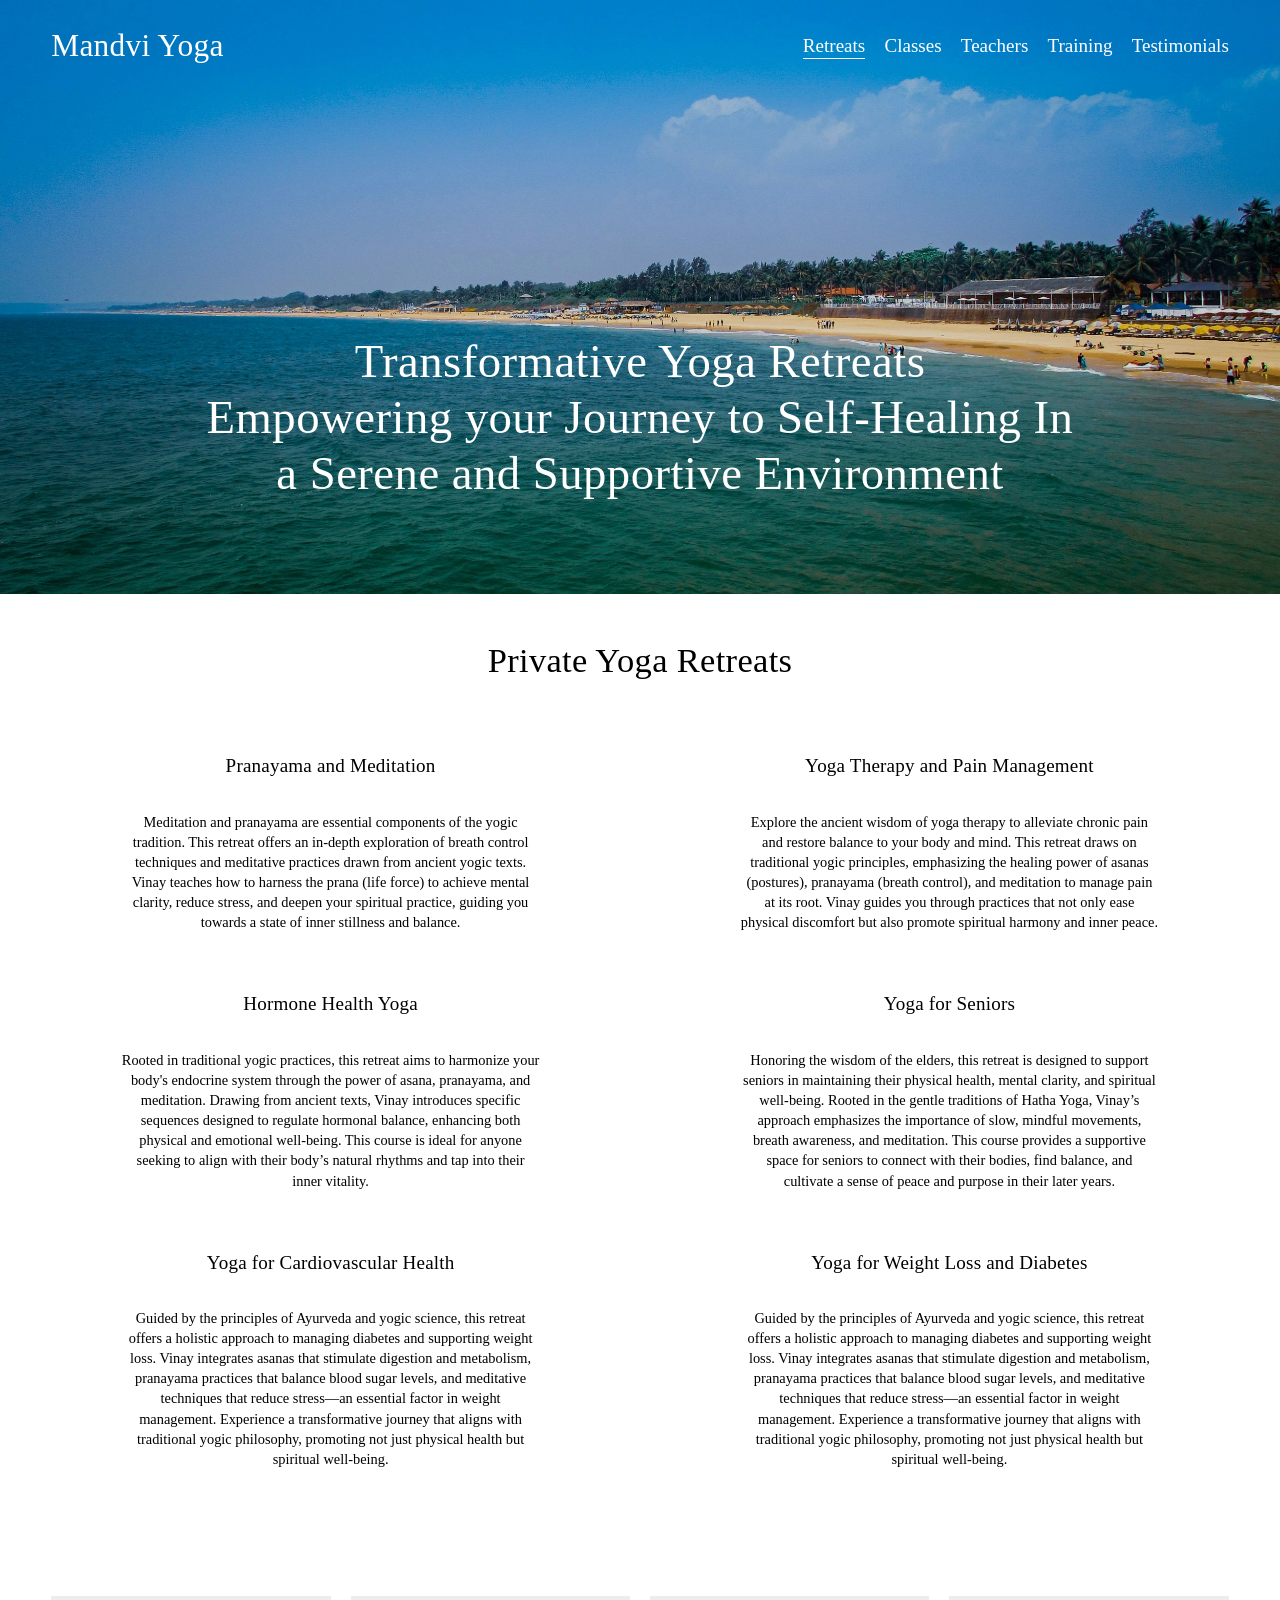
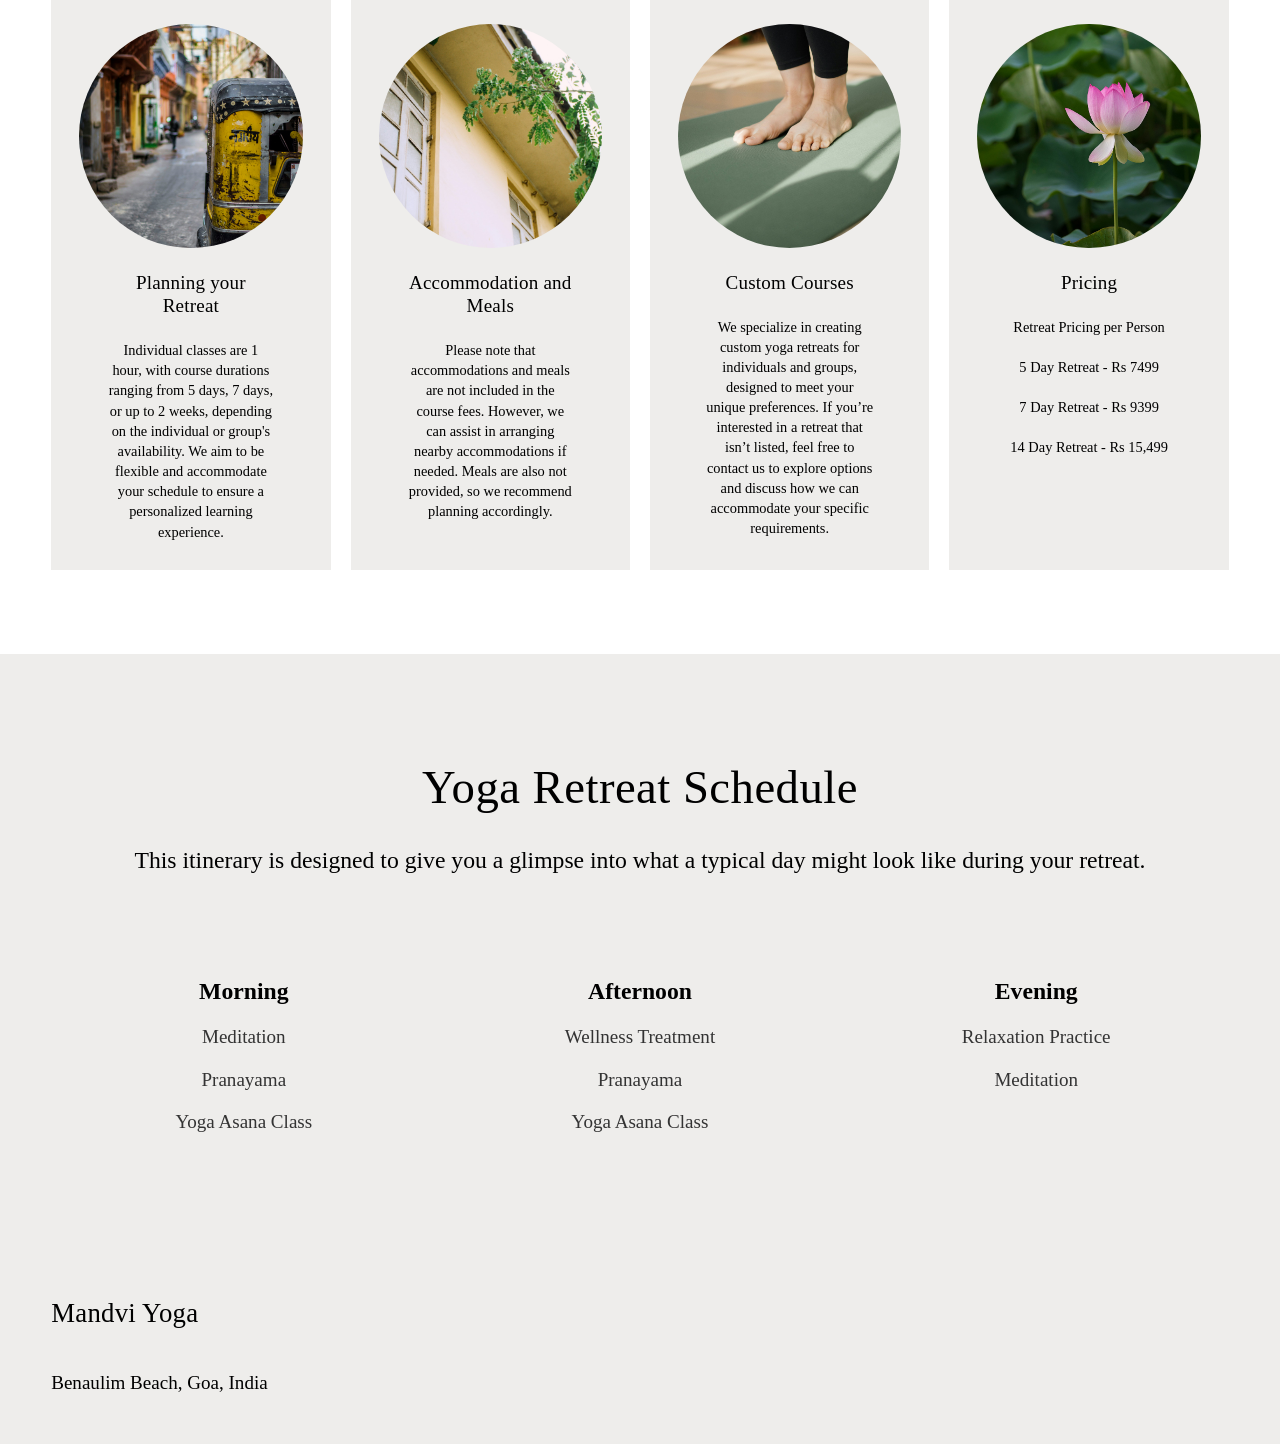
<file: services-5/index.html>
<!doctype html>
<html xmlns:og="http://opengraphprotocol.org/schema/" xmlns:fb="http://www.facebook.com/2008/fbml" lang="en-IN"  >
  <head>
    <meta http-equiv="X-UA-Compatible" content="IE=edge,chrome=1">
    <meta name="viewport" content="width=device-width, initial-scale=1">
    <!-- This is Squarespace. --><!-- pelican-cardioid-l9jr -->
<base href="">
<meta charset="utf-8" />
<title>Retreats &mdash; Mandvi Yoga</title>
<meta http-equiv="Accept-CH" content="Sec-CH-UA-Platform-Version, Sec-CH-UA-Model" /><link rel="icon" type="image/x-icon" href="../assets/img/31143_default-favicon.ico"/>
<link rel="canonical" href="https://www.mandviyoga.com/services-5"/>
<meta property="og:site_name" content="Mandvi Yoga"/>
<meta property="og:title" content="Retreats &mdash; Mandvi Yoga"/>
<meta property="og:url" content="https://www.mandviyoga.com/services-5"/>
<meta property="og:type" content="website"/>
<meta itemprop="name" content="Retreats — Mandvi Yoga"/>
<meta itemprop="url" content="https://www.mandviyoga.com/services-5"/>
<meta name="twitter:title" content="Retreats — Mandvi Yoga"/>
<meta name="twitter:url" content="https://www.mandviyoga.com/services-5"/>
<meta name="twitter:card" content="summary"/>
<meta name="description" content="" />

<link rel="preconnect" href="https://use.typekit.net" crossorigin>
<link rel="preconnect" href="https://p.typekit.net" crossorigin>


<style>@keyframes fonts-loading { 0%, 99% { color: transparent; } } html.wf-loading * { animation: fonts-loading 3s; }</style>

<style data-sqsp-font-ids="6a3136c57d426c0f4007fbe4">
/* vietnamese */
@font-face {
  font-family: 'League Gothic';
  font-style: normal;
  font-weight: 400;
  font-display: swap;
  src: url(../assets/img/91324_vietnamese.woff2) format('woff2');
  unicode-range: U+0102-0103, U+0110-0111, U+0128-0129, U+0168-0169, U+01A0-01A1, U+01AF-01B0, U+0300-0301, U+0303-0304, U+0308-0309, U+0323, U+0329, U+1EA0-1EF9, U+20AB;
}
/* latin */
@font-face {
  font-family: 'League Gothic';
  font-style: normal;
  font-weight: 400;
  font-display: swap;
  src: url(../assets/img/87225_latin.woff2) format('woff2');
  unicode-range: U+0000-00FF, U+0131, U+0152-0153, U+02BB-02BC, U+02C6, U+02DA, U+02DC, U+0304, U+0308, U+0329, U+2000-206F, U+20AC, U+2122, U+2191, U+2193, U+2212, U+2215, U+FEFF, U+FFFD;
}
/* latin-ext */
@font-face {
  font-family: 'League Gothic';
  font-style: normal;
  font-weight: 400;
  font-display: swap;
  src: url(../assets/img/39819_latin-ext.woff2) format('woff2');
  unicode-range: U+0100-02BA, U+02BD-02C5, U+02C7-02CC, U+02CE-02D7, U+02DD-02FF, U+0304, U+0308, U+0329, U+1D00-1DBF, U+1E00-1E9F, U+1EF2-1EFF, U+2020, U+20A0-20AB, U+20AD-20C0, U+2113, U+2C60-2C7F, U+A720-A7FF;
}
</style>














<link rel="stylesheet" type="text/css" href="../assets/css/79134_website.components.html.styles.css"><script type="application/ld+json">{"url":"https://www.mandviyoga.com","name":"Mandvi Yoga","@context":"http://schema.org","@type":"WebSite"}</script><script type="application/ld+json">{"address":"","openingHours":"","@context":"http://schema.org","@type":"LocalBusiness"}</script><link rel="stylesheet" type="text/css" href="../assets/css/74590_site.css"><link rel="stylesheet" type="text/css" href="../assets/css/17476_static.css">
<!-- End of Squarespace Headers -->
    
    
  <style>.sqs-block-form .sqs-block-content > *:not(.mv-contact-form),[data-controller='ProductList'] .product-list-item,.header-actions .user-accounts-link,.header-actions .cart-link,[data-animation-role]{opacity:1 !important;transform:none !important;}</style>
</head>

  <body
    id="collection-66d22a38a060236953e5286d"
    class="
      tweak-blog-alternating-side-by-side-width-inset tweak-blog-alternating-side-by-side-image-aspect-ratio-11-square tweak-blog-alternating-side-by-side-text-alignment-left tweak-blog-alternating-side-by-side-read-more-style-show tweak-blog-alternating-side-by-side-image-text-alignment-middle tweak-blog-alternating-side-by-side-delimiter-bullet tweak-blog-alternating-side-by-side-meta-position-top tweak-blog-alternating-side-by-side-primary-meta-categories tweak-blog-alternating-side-by-side-secondary-meta-date tweak-blog-alternating-side-by-side-excerpt-show image-block-poster-text-alignment-center image-block-card-content-position-center image-block-card-text-alignment-left image-block-overlap-content-position-center image-block-overlap-text-alignment-left image-block-collage-content-position-top image-block-collage-text-alignment-left image-block-stack-text-alignment-left form-use-theme-colors form-field-style-solid form-field-shape-square form-field-border-all form-field-checkbox-type-icon form-field-checkbox-fill-solid form-field-checkbox-color-inverted form-field-checkbox-shape-square form-field-checkbox-layout-stack form-field-radio-type-icon form-field-radio-fill-solid form-field-radio-color-normal form-field-radio-shape-pill form-field-radio-layout-stack form-field-survey-fill-solid form-field-survey-color-normal form-field-survey-shape-pill form-field-hover-focus-outline form-submit-button-style-label  tweak-global-animations-complexity-level-detailed tweak-global-animations-animation-style-fade tweak-global-animations-animation-type-none tweak-global-animations-animation-curve-ease tweak-blog-masonry-width-full tweak-blog-masonry-text-alignment-left tweak-blog-masonry-primary-meta-categories tweak-blog-masonry-secondary-meta-none tweak-blog-masonry-meta-position-top tweak-blog-masonry-read-more-style-hide tweak-blog-masonry-delimiter-space tweak-blog-masonry-image-placement-above tweak-blog-masonry-excerpt-hide tweak-portfolio-grid-overlay-width-full tweak-portfolio-grid-overlay-height-small tweak-portfolio-grid-overlay-image-aspect-ratio-43-four-three tweak-portfolio-grid-overlay-text-placement-center tweak-portfolio-grid-overlay-show-text-after-hover tweak-blog-single-column-width-inset tweak-blog-single-column-text-alignment-center tweak-blog-single-column-image-placement-above tweak-blog-single-column-delimiter-bullet tweak-blog-single-column-read-more-style-show tweak-blog-single-column-primary-meta-categories tweak-blog-single-column-secondary-meta-date tweak-blog-single-column-meta-position-top tweak-blog-single-column-content-excerpt-and-title header-width-inset tweak-transparent-header tweak-fixed-header tweak-fixed-header-style-basic tweak-blog-item-width-narrow tweak-blog-item-text-alignment-left tweak-blog-item-meta-position-above-title tweak-blog-item-delimiter-dash tweak-blog-side-by-side-width-inset tweak-blog-side-by-side-image-placement-left tweak-blog-side-by-side-image-aspect-ratio-11-square tweak-blog-side-by-side-primary-meta-categories tweak-blog-side-by-side-secondary-meta-date tweak-blog-side-by-side-meta-position-top tweak-blog-side-by-side-text-alignment-left tweak-blog-side-by-side-image-text-alignment-middle tweak-blog-side-by-side-read-more-style-show tweak-blog-side-by-side-delimiter-bullet tweak-blog-side-by-side-excerpt-show primary-button-style-solid primary-button-shape-square secondary-button-style-solid secondary-button-shape-square tertiary-button-style-solid tertiary-button-shape-square tweak-events-stacked-width-inset tweak-events-stacked-height-small tweak-events-stacked-show-past-events tweak-events-stacked-show-thumbnails tweak-events-stacked-thumbnail-size-32-standard tweak-events-stacked-date-style-side-tag tweak-events-stacked-show-time tweak-events-stacked-show-location tweak-events-stacked-ical-gcal-links tweak-events-stacked-show-excerpt tweak-blog-basic-grid-width-inset tweak-blog-basic-grid-image-aspect-ratio-32-standard tweak-blog-basic-grid-text-alignment-center tweak-blog-basic-grid-delimiter-bullet tweak-blog-basic-grid-image-placement-above tweak-blog-basic-grid-read-more-style-show tweak-blog-basic-grid-primary-meta-categories tweak-blog-basic-grid-secondary-meta-date tweak-blog-basic-grid-excerpt-show tweak-portfolio-grid-basic-width-inset tweak-portfolio-grid-basic-height-medium tweak-portfolio-grid-basic-image-aspect-ratio-43-four-three tweak-portfolio-grid-basic-text-alignment-left tweak-portfolio-grid-basic-hover-effect-zoom header-overlay-alignment-left tweak-portfolio-index-background-link-format-stacked tweak-portfolio-index-background-width-full-bleed tweak-portfolio-index-background-height-large tweak-portfolio-index-background-vertical-alignment-middle tweak-portfolio-index-background-horizontal-alignment-center tweak-portfolio-index-background-delimiter-none tweak-portfolio-index-background-animation-type-fade tweak-portfolio-index-background-animation-duration-medium tweak-portfolio-hover-follow-layout-inline tweak-portfolio-hover-follow-front tweak-portfolio-hover-follow-delimiter-forward-slash tweak-portfolio-hover-follow-animation-type-fade tweak-portfolio-hover-follow-animation-duration-medium tweak-portfolio-hover-static-layout-stacked tweak-portfolio-hover-static-delimiter-hyphen tweak-portfolio-hover-static-animation-type-scale-up tweak-portfolio-hover-static-animation-duration-medium hide-opentable-icons opentable-style-dark tweak-product-quick-view-button-style-floating tweak-product-quick-view-button-position-bottom tweak-product-quick-view-lightbox-excerpt-display-truncate tweak-product-quick-view-lightbox-show-arrows tweak-product-quick-view-lightbox-show-close-button tweak-product-quick-view-lightbox-controls-weight-light native-currency-code-cad collection-type-page collection-layout-default collection-66d22a38a060236953e5286d mobile-style-available sqs-seven-one
      
        
          
        
      
    "
    tabindex="-1"
  >
    <div
      id="siteWrapper"
      class="clearfix site-wrapper"
    >
      
        <div id="floatingCart" class="floating-cart hidden">
          
        </div>
      

      












  <header
    data-test="header"
    id="header"
    
    class="
      
        
          black
        
      
      header theme-col--primary
    "
    data-section-theme="black"
    data-controller="Header"
    data-current-styles="{
                                                                                                                                                                                              &quot;layout&quot;: &quot;navRight&quot;,
                                                                                                                                                                                              &quot;action&quot;: {
                                                                                                                                                                                                &quot;href&quot;: &quot;/joinnow&quot;,
                                                                                                                                                                                                &quot;buttonText&quot;: &quot;Sign up&quot;,
                                                                                                                                                                                                &quot;newWindow&quot;: false
                                                                                                                                                                                              },
                                                                                                                                                                                              &quot;showSocial&quot;: false,
                                                                                                                                                                                              &quot;socialOptions&quot;: {
                                                                                                                                                                                                &quot;socialBorderShape&quot;: &quot;none&quot;,
                                                                                                                                                                                                &quot;socialBorderStyle&quot;: &quot;outline&quot;,
                                                                                                                                                                                                &quot;socialBorderThickness&quot;: {
                                                                                                                                                                                                  &quot;unit&quot;: &quot;px&quot;,
                                                                                                                                                                                                  &quot;value&quot;: 1.0
                                                                                                                                                                                                }
                                                                                                                                                                                              },
                                                                                                                                                                                              &quot;sectionTheme&quot;: &quot;&quot;,
                                                                                                                                                                                              &quot;menuOverlayTheme&quot;: &quot;light&quot;,
                                                                                                                                                                                              &quot;menuOverlayAnimation&quot;: &quot;fade&quot;,
                                                                                                                                                                                              &quot;cartStyle&quot;: &quot;cart&quot;,
                                                                                                                                                                                              &quot;cartText&quot;: &quot;Cart&quot;,
                                                                                                                                                                                              &quot;showEmptyCartState&quot;: true,
                                                                                                                                                                                              &quot;cartOptions&quot;: {
                                                                                                                                                                                                &quot;iconType&quot;: &quot;solid-7&quot;,
                                                                                                                                                                                                &quot;cartBorderShape&quot;: &quot;none&quot;,
                                                                                                                                                                                                &quot;cartBorderStyle&quot;: &quot;outline&quot;,
                                                                                                                                                                                                &quot;cartBorderThickness&quot;: {
                                                                                                                                                                                                  &quot;unit&quot;: &quot;px&quot;,
                                                                                                                                                                                                  &quot;value&quot;: 1.0
                                                                                                                                                                                                }
                                                                                                                                                                                              },
                                                                                                                                                                                              &quot;showButton&quot;: false,
                                                                                                                                                                                              &quot;showCart&quot;: false,
                                                                                                                                                                                              &quot;showAccountLogin&quot;: false,
                                                                                                                                                                                              &quot;headerStyle&quot;: &quot;dynamic&quot;,
                                                                                                                                                                                              &quot;languagePicker&quot;: {
                                                                                                                                                                                                &quot;enabled&quot;: false,
                                                                                                                                                                                                &quot;iconEnabled&quot;: false,
                                                                                                                                                                                                &quot;iconType&quot;: &quot;globe&quot;,
                                                                                                                                                                                                &quot;flagShape&quot;: &quot;shiny&quot;,
                                                                                                                                                                                                &quot;languageFlags&quot;: [ ]
                                                                                                                                                                                              },
                                                                                                                                                                                              &quot;iconOptions&quot;: {
                                                                                                                                                                                                &quot;desktopDropdownIconOptions&quot;: {
                                                                                                                                                                                                  &quot;size&quot;: {
                                                                                                                                                                                                    &quot;unit&quot;: &quot;em&quot;,
                                                                                                                                                                                                    &quot;value&quot;: 1.0
                                                                                                                                                                                                  },
                                                                                                                                                                                                  &quot;iconSpacing&quot;: {
                                                                                                                                                                                                    &quot;unit&quot;: &quot;em&quot;,
                                                                                                                                                                                                    &quot;value&quot;: 0.35
                                                                                                                                                                                                  },
                                                                                                                                                                                                  &quot;strokeWidth&quot;: {
                                                                                                                                                                                                    &quot;unit&quot;: &quot;px&quot;,
                                                                                                                                                                                                    &quot;value&quot;: 1.0
                                                                                                                                                                                                  },
                                                                                                                                                                                                  &quot;endcapType&quot;: &quot;square&quot;,
                                                                                                                                                                                                  &quot;folderDropdownIcon&quot;: &quot;none&quot;,
                                                                                                                                                                                                  &quot;languagePickerIcon&quot;: &quot;openArrowHead&quot;
                                                                                                                                                                                                },
                                                                                                                                                                                                &quot;mobileDropdownIconOptions&quot;: {
                                                                                                                                                                                                  &quot;size&quot;: {
                                                                                                                                                                                                    &quot;unit&quot;: &quot;em&quot;,
                                                                                                                                                                                                    &quot;value&quot;: 1.0
                                                                                                                                                                                                  },
                                                                                                                                                                                                  &quot;iconSpacing&quot;: {
                                                                                                                                                                                                    &quot;unit&quot;: &quot;em&quot;,
                                                                                                                                                                                                    &quot;value&quot;: 0.15
                                                                                                                                                                                                  },
                                                                                                                                                                                                  &quot;strokeWidth&quot;: {
                                                                                                                                                                                                    &quot;unit&quot;: &quot;px&quot;,
                                                                                                                                                                                                    &quot;value&quot;: 0.5
                                                                                                                                                                                                  },
                                                                                                                                                                                                  &quot;endcapType&quot;: &quot;square&quot;,
                                                                                                                                                                                                  &quot;folderDropdownIcon&quot;: &quot;openArrowHead&quot;,
                                                                                                                                                                                                  &quot;languagePickerIcon&quot;: &quot;openArrowHead&quot;
                                                                                                                                                                                                }
                                                                                                                                                                                              },
                                                                                                                                                                                              &quot;mobileOptions&quot;: {
                                                                                                                                                                                                &quot;layout&quot;: &quot;logoLeftNavRight&quot;,
                                                                                                                                                                                                &quot;menuIconOptions&quot;: {
                                                                                                                                                                                                  &quot;style&quot;: &quot;doubleLineHamburger&quot;,
                                                                                                                                                                                                  &quot;thickness&quot;: {
                                                                                                                                                                                                    &quot;unit&quot;: &quot;px&quot;,
                                                                                                                                                                                                    &quot;value&quot;: 1.0
                                                                                                                                                                                                  }
                                                                                                                                                                                                }
                                                                                                                                                                                              },
                                                                                                                                                                                              &quot;solidOptions&quot;: {
                                                                                                                                                                                                &quot;headerOpacity&quot;: {
                                                                                                                                                                                                  &quot;unit&quot;: &quot;%&quot;,
                                                                                                                                                                                                  &quot;value&quot;: 100.0
                                                                                                                                                                                                },
                                                                                                                                                                                                &quot;blurBackground&quot;: {
                                                                                                                                                                                                  &quot;enabled&quot;: false,
                                                                                                                                                                                                  &quot;blurRadius&quot;: {
                                                                                                                                                                                                    &quot;unit&quot;: &quot;px&quot;,
                                                                                                                                                                                                    &quot;value&quot;: 12.0
                                                                                                                                                                                                  }
                                                                                                                                                                                                },
                                                                                                                                                                                                &quot;backgroundColor&quot;: {
                                                                                                                                                                                                  &quot;type&quot;: &quot;SITE_PALETTE_COLOR&quot;,
                                                                                                                                                                                                  &quot;sitePaletteColor&quot;: {
                                                                                                                                                                                                    &quot;colorName&quot;: &quot;white&quot;,
                                                                                                                                                                                                    &quot;alphaModifier&quot;: 1.0
                                                                                                                                                                                                  }
                                                                                                                                                                                                },
                                                                                                                                                                                                &quot;navigationColor&quot;: {
                                                                                                                                                                                                  &quot;type&quot;: &quot;SITE_PALETTE_COLOR&quot;,
                                                                                                                                                                                                  &quot;sitePaletteColor&quot;: {
                                                                                                                                                                                                    &quot;colorName&quot;: &quot;black&quot;,
                                                                                                                                                                                                    &quot;alphaModifier&quot;: 1.0
                                                                                                                                                                                                  }
                                                                                                                                                                                                }
                                                                                                                                                                                              },
                                                                                                                                                                                              &quot;gradientOptions&quot;: {
                                                                                                                                                                                                &quot;gradientType&quot;: &quot;faded&quot;,
                                                                                                                                                                                                &quot;headerOpacity&quot;: {
                                                                                                                                                                                                  &quot;unit&quot;: &quot;%&quot;,
                                                                                                                                                                                                  &quot;value&quot;: 90.0
                                                                                                                                                                                                },
                                                                                                                                                                                                &quot;blurBackground&quot;: {
                                                                                                                                                                                                  &quot;enabled&quot;: false,
                                                                                                                                                                                                  &quot;blurRadius&quot;: {
                                                                                                                                                                                                    &quot;unit&quot;: &quot;px&quot;,
                                                                                                                                                                                                    &quot;value&quot;: 12.0
                                                                                                                                                                                                  }
                                                                                                                                                                                                },
                                                                                                                                                                                                &quot;backgroundColor&quot;: {
                                                                                                                                                                                                  &quot;type&quot;: &quot;SITE_PALETTE_COLOR&quot;,
                                                                                                                                                                                                  &quot;sitePaletteColor&quot;: {
                                                                                                                                                                                                    &quot;colorName&quot;: &quot;white&quot;,
                                                                                                                                                                                                    &quot;alphaModifier&quot;: 1.0
                                                                                                                                                                                                  }
                                                                                                                                                                                                },
                                                                                                                                                                                                &quot;navigationColor&quot;: {
                                                                                                                                                                                                  &quot;type&quot;: &quot;SITE_PALETTE_COLOR&quot;,
                                                                                                                                                                                                  &quot;sitePaletteColor&quot;: {
                                                                                                                                                                                                    &quot;colorName&quot;: &quot;black&quot;,
                                                                                                                                                                                                    &quot;alphaModifier&quot;: 1.0
                                                                                                                                                                                                  }
                                                                                                                                                                                                }
                                                                                                                                                                                              },
                                                                                                                                                                                              &quot;dropShadowOptions&quot;: {
                                                                                                                                                                                                &quot;enabled&quot;: false,
                                                                                                                                                                                                &quot;blur&quot;: {
                                                                                                                                                                                                  &quot;unit&quot;: &quot;px&quot;,
                                                                                                                                                                                                  &quot;value&quot;: 12.0
                                                                                                                                                                                                },
                                                                                                                                                                                                &quot;spread&quot;: {
                                                                                                                                                                                                  &quot;unit&quot;: &quot;px&quot;,
                                                                                                                                                                                                  &quot;value&quot;: 0.0
                                                                                                                                                                                                },
                                                                                                                                                                                                &quot;distance&quot;: {
                                                                                                                                                                                                  &quot;unit&quot;: &quot;px&quot;,
                                                                                                                                                                                                  &quot;value&quot;: 12.0
                                                                                                                                                                                                }
                                                                                                                                                                                              },
                                                                                                                                                                                              &quot;borderOptions&quot;: {
                                                                                                                                                                                                &quot;enabled&quot;: false,
                                                                                                                                                                                                &quot;position&quot;: &quot;allSides&quot;,
                                                                                                                                                                                                &quot;thickness&quot;: {
                                                                                                                                                                                                  &quot;unit&quot;: &quot;px&quot;,
                                                                                                                                                                                                  &quot;value&quot;: 4.0
                                                                                                                                                                                                },
                                                                                                                                                                                                &quot;color&quot;: {
                                                                                                                                                                                                  &quot;type&quot;: &quot;SITE_PALETTE_COLOR&quot;,
                                                                                                                                                                                                  &quot;sitePaletteColor&quot;: {
                                                                                                                                                                                                    &quot;colorName&quot;: &quot;black&quot;,
                                                                                                                                                                                                    &quot;alphaModifier&quot;: 1.0
                                                                                                                                                                                                  }
                                                                                                                                                                                                }
                                                                                                                                                                                              },
                                                                                                                                                                                              &quot;showPromotedElement&quot;: false,
                                                                                                                                                                                              &quot;buttonVariant&quot;: &quot;primary&quot;,
                                                                                                                                                                                              &quot;blurBackground&quot;: {
                                                                                                                                                                                                &quot;enabled&quot;: false,
                                                                                                                                                                                                &quot;blurRadius&quot;: {
                                                                                                                                                                                                  &quot;unit&quot;: &quot;px&quot;,
                                                                                                                                                                                                  &quot;value&quot;: 12.0
                                                                                                                                                                                                }
                                                                                                                                                                                              },
                                                                                                                                                                                              &quot;headerOpacity&quot;: {
                                                                                                                                                                                                &quot;unit&quot;: &quot;%&quot;,
                                                                                                                                                                                                &quot;value&quot;: 100.0
                                                                                                                                                                                              }
                                                                                                                                                                                            }"
    data-section-id="header"
    data-header-style="dynamic"
    data-language-picker="{
                                                                                                                                                                                                  &quot;enabled&quot;: false,
                                                                                                                                                                                                  &quot;iconEnabled&quot;: false,
                                                                                                                                                                                                    &quot;iconType&quot;: &quot;globe&quot;,
                                                                                                                                                                                                    &quot;flagShape&quot;: &quot;shiny&quot;,
                                                                                                                                                                                                  &quot;languageFlags&quot;: [ ]
                                                                                                                                                                                                  }"
    
    
    data-first-focusable-element
    tabindex="-1"
    style="
      
      
        --headerBorderColor: hsla(var(--black-hsl), 1);
      
      
        --solidHeaderBackgroundColor: hsla(var(--white-hsl), 1);
      
      
        --solidHeaderNavigationColor: hsla(var(--black-hsl), 1);
      
      
        --gradientHeaderBackgroundColor: hsla(var(--white-hsl), 1);
      
      
        --gradientHeaderNavigationColor: hsla(var(--black-hsl), 1);
      
    "
  >
    <svg  style="display:none" viewBox="0 0 22 22" xmlns="http://www.w3.org/2000/svg">
  <symbol id="circle" >
    <path d="M11.5 17C14.5376 17 17 14.5376 17 11.5C17 8.46243 14.5376 6 11.5 6C8.46243 6 6 8.46243 6 11.5C6 14.5376 8.46243 17 11.5 17Z" fill="none" />
  </symbol>

  <symbol id="circleFilled" >
    <path d="M11.5 17C14.5376 17 17 14.5376 17 11.5C17 8.46243 14.5376 6 11.5 6C8.46243 6 6 8.46243 6 11.5C6 14.5376 8.46243 17 11.5 17Z" />
  </symbol>

  <symbol id="dash" >
    <path d="M11 11H19H3" />
  </symbol>

  <symbol id="squareFilled" >
    <rect x="6" y="6" width="11" height="11" />
  </symbol>

  <symbol id="square" >
    <rect x="7" y="7" width="9" height="9" fill="none" stroke="inherit" />
  </symbol>
  
  <symbol id="plus" >
    <path d="M11 3V19" />
    <path d="M19 11L3 11"/>
  </symbol>
  
  <symbol id="closedArrow" >
    <path d="M11 11V2M11 18.1797L17 11.1477L5 11.1477L11 18.1797Z" fill="none" />
  </symbol>
  
  <symbol id="closedArrowFilled" >
    <path d="M11 11L11 2" stroke="inherit" fill="none"  />
    <path fill-rule="evenodd" clip-rule="evenodd" d="M2.74695 9.38428L19.038 9.38428L10.8925 19.0846L2.74695 9.38428Z" stroke-width="1" />
  </symbol>
  
  <symbol id="closedArrowHead" viewBox="0 0 22 22"  xmlns="http://www.w3.org/2000/symbol">
    <path d="M18 7L11 15L4 7L18 7Z" fill="none" stroke="inherit" />
  </symbol>
  
  
  <symbol id="closedArrowHeadFilled" viewBox="0 0 22 22"  xmlns="http://www.w3.org/2000/symbol">
    <path d="M18.875 6.5L11 15.5L3.125 6.5L18.875 6.5Z" />
  </symbol>
  
  <symbol id="openArrow" >
    <path d="M11 18.3591L11 3" stroke="inherit" fill="none"  />
    <path d="M18 11.5L11 18.5L4 11.5" stroke="inherit" fill="none"  />
  </symbol>
  
  <symbol id="openArrowHead" >
    <path d="M18 7L11 14L4 7" fill="none" />
  </symbol>

  <symbol id="pinchedArrow" >
    <path d="M11 17.3591L11 2" fill="none" />
    <path d="M2 11C5.85455 12.2308 8.81818 14.9038 11 18C13.1818 14.8269 16.1455 12.1538 20 11" fill="none" />
  </symbol>

  <symbol id="pinchedArrowFilled" >
    <path d="M11.05 10.4894C7.04096 8.73759 1.05005 8 1.05005 8C6.20459 11.3191 9.41368 14.1773 11.05 21C12.6864 14.0851 15.8955 11.227 21.05 8C21.05 8 15.0591 8.73759 11.05 10.4894Z" stroke-width="1"/>
    <path d="M11 11L11 1" fill="none"/>
  </symbol>

  <symbol id="pinchedArrowHead" >
    <path d="M2 7.24091C5.85455 8.40454 8.81818 10.9318 11 13.8591C13.1818 10.8591 16.1455 8.33181 20 7.24091"  fill="none" />
  </symbol>
  
  <symbol id="pinchedArrowHeadFilled" >
    <path d="M11.05 7.1591C7.04096 5.60456 1.05005 4.95001 1.05005 4.95001C6.20459 7.89547 9.41368 10.4318 11.05 16.4864C12.6864 10.35 15.8955 7.81365 21.05 4.95001C21.05 4.95001 15.0591 5.60456 11.05 7.1591Z" />
  </symbol>

</svg>
    
<div class="sqs-announcement-bar-dropzone"></div>

    <div class="header-announcement-bar-wrapper">
      
      <a
        href="#page"
        class="header-skip-link sqs-button-element--primary"
      >
        Skip to Content
      </a>
      


<style>
    @supports (-webkit-backdrop-filter: none) or (backdrop-filter: none) {
        .header-blur-background {
            
            
        }
    }
</style>
      <div
        class="header-border"
        data-header-style="dynamic"
        data-header-border="false"
        data-test="header-border"
        style="




"
      ></div>
      <div
        class="header-dropshadow"
        data-header-style="dynamic"
        data-header-dropshadow="false"
        data-test="header-dropshadow"
        style=""
      ></div>
      
      

      <div class='header-inner container--fluid
        
        
        
         header-mobile-layout-logo-left-nav-right
        
        
        
        
        
        
         header-layout-nav-right
        
        
        
        
        
        
        
        
        '
        data-test="header-inner"
        >
        <!-- Background -->
        <div class="header-background theme-bg--primary"></div>

        <div class="header-display-desktop" data-content-field="site-title">
          

          

          

          

          

          
          
            
            <!-- Social -->
            
          
            
            <!-- Title and nav wrapper -->
            <div class="header-title-nav-wrapper">
              

              

              
                
                <!-- Title -->
                
                  <div
                    class="
                      header-title
                      
                    "
                    data-animation-role="header-element"
                  >
                    
                      <div class="header-title-text">
                        <a id="site-title" href="../" data-animation-role="header-element">Mandvi Yoga</a>
                      </div>
                    
                    
                  </div>
                
              
                
                <!-- Nav -->
                <div class="header-nav">
                  <div class="header-nav-wrapper">
                    <nav class="header-nav-list">
                      


  
    <div class="header-nav-item header-nav-item--collection header-nav-item--active">
      <a
        href="../services-5/"
        data-animation-role="header-element"
        
          aria-current="page"
        
      >
        Retreats
      </a>
    </div>
  
  
  


  
    <div class="header-nav-item header-nav-item--collection">
      <a
        href="../classes/"
        data-animation-role="header-element"
        
      >
        Classes
      </a>
    </div>
  
  
  


  
    <div class="header-nav-item header-nav-item--collection">
      <a
        href="../teachers/"
        data-animation-role="header-element"
        
      >
        Teachers
      </a>
    </div>
  
  
  


  
    <div class="header-nav-item header-nav-item--collection">
      <a
        href="../teachertraining/"
        data-animation-role="header-element"
        
      >
        Training
      </a>
    </div>
  
  
  


  
    <div class="header-nav-item header-nav-item--collection">
      <a
        href="../testimonials/"
        data-animation-role="header-element"
        
      >
        Testimonials
      </a>
    </div>
  
  
  



                    </nav>
                  </div>
                </div>
              
              
            </div>
          
            
            <!-- Actions -->
            <div class="header-actions header-actions--right">
              
                
              
              

              

            
            

              
              <div class="showOnMobile">
                
              </div>

              
              <div class="showOnDesktop">
                
              </div>

              
            </div>
          
            


<style>
  .top-bun, 
  .patty, 
  .bottom-bun {
    height: 1px;
  }
</style>

<!-- Burger -->
<div class="header-burger

  menu-overlay-does-not-have-visible-non-navigation-items


  
  no-actions
  
" data-animation-role="header-element">
  <button class="header-burger-btn burger" data-test="header-burger">
    <span hidden class="js-header-burger-open-title visually-hidden">Open Menu</span>
    <span hidden class="js-header-burger-close-title visually-hidden">Close Menu</span>
    <div class="burger-box">
      <div class="burger-inner header-menu-icon-doubleLineHamburger">
        <div class="top-bun"></div>
        <div class="patty"></div>
        <div class="bottom-bun"></div>
      </div>
    </div>
  </button>
</div>

          

        </div>
        <div class="header-display-mobile" data-content-field="site-title">
          
            
            <!-- Social -->
            
          
            
            <!-- Title and nav wrapper -->
            <div class="header-title-nav-wrapper">
              

              

              
                
                <!-- Title -->
                
                  <div
                    class="
                      header-title
                      
                    "
                    data-animation-role="header-element"
                  >
                    
                      <div class="header-title-text">
                        <a id="site-title" href="../" data-animation-role="header-element">Mandvi Yoga</a>
                      </div>
                    
                    
                  </div>
                
              
                
                <!-- Nav -->
                <div class="header-nav">
                  <div class="header-nav-wrapper">
                    <nav class="header-nav-list">
                      


  
    <div class="header-nav-item header-nav-item--collection header-nav-item--active">
      <a
        href="../services-5/"
        data-animation-role="header-element"
        
          aria-current="page"
        
      >
        Retreats
      </a>
    </div>
  
  
  


  
    <div class="header-nav-item header-nav-item--collection">
      <a
        href="../classes/"
        data-animation-role="header-element"
        
      >
        Classes
      </a>
    </div>
  
  
  


  
    <div class="header-nav-item header-nav-item--collection">
      <a
        href="../teachers/"
        data-animation-role="header-element"
        
      >
        Teachers
      </a>
    </div>
  
  
  


  
    <div class="header-nav-item header-nav-item--collection">
      <a
        href="../teachertraining/"
        data-animation-role="header-element"
        
      >
        Training
      </a>
    </div>
  
  
  


  
    <div class="header-nav-item header-nav-item--collection">
      <a
        href="../testimonials/"
        data-animation-role="header-element"
        
      >
        Testimonials
      </a>
    </div>
  
  
  



                    </nav>
                  </div>
                </div>
              
              
            </div>
          
            
            <!-- Actions -->
            <div class="header-actions header-actions--right">
              
                
              
              

              

            
            

              
              <div class="showOnMobile">
                
              </div>

              
              <div class="showOnDesktop">
                
              </div>

              
            </div>
          
            


<style>
  .top-bun, 
  .patty, 
  .bottom-bun {
    height: 1px;
  }
</style>

<!-- Burger -->
<div class="header-burger

  menu-overlay-does-not-have-visible-non-navigation-items


  
  no-actions
  
" data-animation-role="header-element">
  <button class="header-burger-btn burger" data-test="header-burger">
    <span hidden class="js-header-burger-open-title visually-hidden">Open Menu</span>
    <span hidden class="js-header-burger-close-title visually-hidden">Close Menu</span>
    <div class="burger-box">
      <div class="burger-inner header-menu-icon-doubleLineHamburger">
        <div class="top-bun"></div>
        <div class="patty"></div>
        <div class="bottom-bun"></div>
      </div>
    </div>
  </button>
</div>

          
          
          
          
          
        </div>
      </div>
    </div>
    <!-- (Mobile) Menu Navigation -->
    <div class="header-menu header-menu--folder-list
      light
      
      
      
      
      "
      data-section-theme="light"
      data-current-styles="{
                                                                                                                                                                                              &quot;layout&quot;: &quot;navRight&quot;,
                                                                                                                                                                                              &quot;action&quot;: {
                                                                                                                                                                                                &quot;href&quot;: &quot;/joinnow&quot;,
                                                                                                                                                                                                &quot;buttonText&quot;: &quot;Sign up&quot;,
                                                                                                                                                                                                &quot;newWindow&quot;: false
                                                                                                                                                                                              },
                                                                                                                                                                                              &quot;showSocial&quot;: false,
                                                                                                                                                                                              &quot;socialOptions&quot;: {
                                                                                                                                                                                                &quot;socialBorderShape&quot;: &quot;none&quot;,
                                                                                                                                                                                                &quot;socialBorderStyle&quot;: &quot;outline&quot;,
                                                                                                                                                                                                &quot;socialBorderThickness&quot;: {
                                                                                                                                                                                                  &quot;unit&quot;: &quot;px&quot;,
                                                                                                                                                                                                  &quot;value&quot;: 1.0
                                                                                                                                                                                                }
                                                                                                                                                                                              },
                                                                                                                                                                                              &quot;sectionTheme&quot;: &quot;&quot;,
                                                                                                                                                                                              &quot;menuOverlayTheme&quot;: &quot;light&quot;,
                                                                                                                                                                                              &quot;menuOverlayAnimation&quot;: &quot;fade&quot;,
                                                                                                                                                                                              &quot;cartStyle&quot;: &quot;cart&quot;,
                                                                                                                                                                                              &quot;cartText&quot;: &quot;Cart&quot;,
                                                                                                                                                                                              &quot;showEmptyCartState&quot;: true,
                                                                                                                                                                                              &quot;cartOptions&quot;: {
                                                                                                                                                                                                &quot;iconType&quot;: &quot;solid-7&quot;,
                                                                                                                                                                                                &quot;cartBorderShape&quot;: &quot;none&quot;,
                                                                                                                                                                                                &quot;cartBorderStyle&quot;: &quot;outline&quot;,
                                                                                                                                                                                                &quot;cartBorderThickness&quot;: {
                                                                                                                                                                                                  &quot;unit&quot;: &quot;px&quot;,
                                                                                                                                                                                                  &quot;value&quot;: 1.0
                                                                                                                                                                                                }
                                                                                                                                                                                              },
                                                                                                                                                                                              &quot;showButton&quot;: false,
                                                                                                                                                                                              &quot;showCart&quot;: false,
                                                                                                                                                                                              &quot;showAccountLogin&quot;: false,
                                                                                                                                                                                              &quot;headerStyle&quot;: &quot;dynamic&quot;,
                                                                                                                                                                                              &quot;languagePicker&quot;: {
                                                                                                                                                                                                &quot;enabled&quot;: false,
                                                                                                                                                                                                &quot;iconEnabled&quot;: false,
                                                                                                                                                                                                &quot;iconType&quot;: &quot;globe&quot;,
                                                                                                                                                                                                &quot;flagShape&quot;: &quot;shiny&quot;,
                                                                                                                                                                                                &quot;languageFlags&quot;: [ ]
                                                                                                                                                                                              },
                                                                                                                                                                                              &quot;iconOptions&quot;: {
                                                                                                                                                                                                &quot;desktopDropdownIconOptions&quot;: {
                                                                                                                                                                                                  &quot;size&quot;: {
                                                                                                                                                                                                    &quot;unit&quot;: &quot;em&quot;,
                                                                                                                                                                                                    &quot;value&quot;: 1.0
                                                                                                                                                                                                  },
                                                                                                                                                                                                  &quot;iconSpacing&quot;: {
                                                                                                                                                                                                    &quot;unit&quot;: &quot;em&quot;,
                                                                                                                                                                                                    &quot;value&quot;: 0.35
                                                                                                                                                                                                  },
                                                                                                                                                                                                  &quot;strokeWidth&quot;: {
                                                                                                                                                                                                    &quot;unit&quot;: &quot;px&quot;,
                                                                                                                                                                                                    &quot;value&quot;: 1.0
                                                                                                                                                                                                  },
                                                                                                                                                                                                  &quot;endcapType&quot;: &quot;square&quot;,
                                                                                                                                                                                                  &quot;folderDropdownIcon&quot;: &quot;none&quot;,
                                                                                                                                                                                                  &quot;languagePickerIcon&quot;: &quot;openArrowHead&quot;
                                                                                                                                                                                                },
                                                                                                                                                                                                &quot;mobileDropdownIconOptions&quot;: {
                                                                                                                                                                                                  &quot;size&quot;: {
                                                                                                                                                                                                    &quot;unit&quot;: &quot;em&quot;,
                                                                                                                                                                                                    &quot;value&quot;: 1.0
                                                                                                                                                                                                  },
                                                                                                                                                                                                  &quot;iconSpacing&quot;: {
                                                                                                                                                                                                    &quot;unit&quot;: &quot;em&quot;,
                                                                                                                                                                                                    &quot;value&quot;: 0.15
                                                                                                                                                                                                  },
                                                                                                                                                                                                  &quot;strokeWidth&quot;: {
                                                                                                                                                                                                    &quot;unit&quot;: &quot;px&quot;,
                                                                                                                                                                                                    &quot;value&quot;: 0.5
                                                                                                                                                                                                  },
                                                                                                                                                                                                  &quot;endcapType&quot;: &quot;square&quot;,
                                                                                                                                                                                                  &quot;folderDropdownIcon&quot;: &quot;openArrowHead&quot;,
                                                                                                                                                                                                  &quot;languagePickerIcon&quot;: &quot;openArrowHead&quot;
                                                                                                                                                                                                }
                                                                                                                                                                                              },
                                                                                                                                                                                              &quot;mobileOptions&quot;: {
                                                                                                                                                                                                &quot;layout&quot;: &quot;logoLeftNavRight&quot;,
                                                                                                                                                                                                &quot;menuIconOptions&quot;: {
                                                                                                                                                                                                  &quot;style&quot;: &quot;doubleLineHamburger&quot;,
                                                                                                                                                                                                  &quot;thickness&quot;: {
                                                                                                                                                                                                    &quot;unit&quot;: &quot;px&quot;,
                                                                                                                                                                                                    &quot;value&quot;: 1.0
                                                                                                                                                                                                  }
                                                                                                                                                                                                }
                                                                                                                                                                                              },
                                                                                                                                                                                              &quot;solidOptions&quot;: {
                                                                                                                                                                                                &quot;headerOpacity&quot;: {
                                                                                                                                                                                                  &quot;unit&quot;: &quot;%&quot;,
                                                                                                                                                                                                  &quot;value&quot;: 100.0
                                                                                                                                                                                                },
                                                                                                                                                                                                &quot;blurBackground&quot;: {
                                                                                                                                                                                                  &quot;enabled&quot;: false,
                                                                                                                                                                                                  &quot;blurRadius&quot;: {
                                                                                                                                                                                                    &quot;unit&quot;: &quot;px&quot;,
                                                                                                                                                                                                    &quot;value&quot;: 12.0
                                                                                                                                                                                                  }
                                                                                                                                                                                                },
                                                                                                                                                                                                &quot;backgroundColor&quot;: {
                                                                                                                                                                                                  &quot;type&quot;: &quot;SITE_PALETTE_COLOR&quot;,
                                                                                                                                                                                                  &quot;sitePaletteColor&quot;: {
                                                                                                                                                                                                    &quot;colorName&quot;: &quot;white&quot;,
                                                                                                                                                                                                    &quot;alphaModifier&quot;: 1.0
                                                                                                                                                                                                  }
                                                                                                                                                                                                },
                                                                                                                                                                                                &quot;navigationColor&quot;: {
                                                                                                                                                                                                  &quot;type&quot;: &quot;SITE_PALETTE_COLOR&quot;,
                                                                                                                                                                                                  &quot;sitePaletteColor&quot;: {
                                                                                                                                                                                                    &quot;colorName&quot;: &quot;black&quot;,
                                                                                                                                                                                                    &quot;alphaModifier&quot;: 1.0
                                                                                                                                                                                                  }
                                                                                                                                                                                                }
                                                                                                                                                                                              },
                                                                                                                                                                                              &quot;gradientOptions&quot;: {
                                                                                                                                                                                                &quot;gradientType&quot;: &quot;faded&quot;,
                                                                                                                                                                                                &quot;headerOpacity&quot;: {
                                                                                                                                                                                                  &quot;unit&quot;: &quot;%&quot;,
                                                                                                                                                                                                  &quot;value&quot;: 90.0
                                                                                                                                                                                                },
                                                                                                                                                                                                &quot;blurBackground&quot;: {
                                                                                                                                                                                                  &quot;enabled&quot;: false,
                                                                                                                                                                                                  &quot;blurRadius&quot;: {
                                                                                                                                                                                                    &quot;unit&quot;: &quot;px&quot;,
                                                                                                                                                                                                    &quot;value&quot;: 12.0
                                                                                                                                                                                                  }
                                                                                                                                                                                                },
                                                                                                                                                                                                &quot;backgroundColor&quot;: {
                                                                                                                                                                                                  &quot;type&quot;: &quot;SITE_PALETTE_COLOR&quot;,
                                                                                                                                                                                                  &quot;sitePaletteColor&quot;: {
                                                                                                                                                                                                    &quot;colorName&quot;: &quot;white&quot;,
                                                                                                                                                                                                    &quot;alphaModifier&quot;: 1.0
                                                                                                                                                                                                  }
                                                                                                                                                                                                },
                                                                                                                                                                                                &quot;navigationColor&quot;: {
                                                                                                                                                                                                  &quot;type&quot;: &quot;SITE_PALETTE_COLOR&quot;,
                                                                                                                                                                                                  &quot;sitePaletteColor&quot;: {
                                                                                                                                                                                                    &quot;colorName&quot;: &quot;black&quot;,
                                                                                                                                                                                                    &quot;alphaModifier&quot;: 1.0
                                                                                                                                                                                                  }
                                                                                                                                                                                                }
                                                                                                                                                                                              },
                                                                                                                                                                                              &quot;dropShadowOptions&quot;: {
                                                                                                                                                                                                &quot;enabled&quot;: false,
                                                                                                                                                                                                &quot;blur&quot;: {
                                                                                                                                                                                                  &quot;unit&quot;: &quot;px&quot;,
                                                                                                                                                                                                  &quot;value&quot;: 12.0
                                                                                                                                                                                                },
                                                                                                                                                                                                &quot;spread&quot;: {
                                                                                                                                                                                                  &quot;unit&quot;: &quot;px&quot;,
                                                                                                                                                                                                  &quot;value&quot;: 0.0
                                                                                                                                                                                                },
                                                                                                                                                                                                &quot;distance&quot;: {
                                                                                                                                                                                                  &quot;unit&quot;: &quot;px&quot;,
                                                                                                                                                                                                  &quot;value&quot;: 12.0
                                                                                                                                                                                                }
                                                                                                                                                                                              },
                                                                                                                                                                                              &quot;borderOptions&quot;: {
                                                                                                                                                                                                &quot;enabled&quot;: false,
                                                                                                                                                                                                &quot;position&quot;: &quot;allSides&quot;,
                                                                                                                                                                                                &quot;thickness&quot;: {
                                                                                                                                                                                                  &quot;unit&quot;: &quot;px&quot;,
                                                                                                                                                                                                  &quot;value&quot;: 4.0
                                                                                                                                                                                                },
                                                                                                                                                                                                &quot;color&quot;: {
                                                                                                                                                                                                  &quot;type&quot;: &quot;SITE_PALETTE_COLOR&quot;,
                                                                                                                                                                                                  &quot;sitePaletteColor&quot;: {
                                                                                                                                                                                                    &quot;colorName&quot;: &quot;black&quot;,
                                                                                                                                                                                                    &quot;alphaModifier&quot;: 1.0
                                                                                                                                                                                                  }
                                                                                                                                                                                                }
                                                                                                                                                                                              },
                                                                                                                                                                                              &quot;showPromotedElement&quot;: false,
                                                                                                                                                                                              &quot;buttonVariant&quot;: &quot;primary&quot;,
                                                                                                                                                                                              &quot;blurBackground&quot;: {
                                                                                                                                                                                                &quot;enabled&quot;: false,
                                                                                                                                                                                                &quot;blurRadius&quot;: {
                                                                                                                                                                                                  &quot;unit&quot;: &quot;px&quot;,
                                                                                                                                                                                                  &quot;value&quot;: 12.0
                                                                                                                                                                                                }
                                                                                                                                                                                              },
                                                                                                                                                                                              &quot;headerOpacity&quot;: {
                                                                                                                                                                                                &quot;unit&quot;: &quot;%&quot;,
                                                                                                                                                                                                &quot;value&quot;: 100.0
                                                                                                                                                                                              }
                                                                                                                                                                                            }"
      data-section-id="overlay-nav"
      data-show-account-login="false"
      data-test="header-menu">
      <div class="header-menu-bg theme-bg--primary"></div>
      <div class="header-menu-nav">
        <nav class="header-menu-nav-list">
          <div data-folder="root" class="header-menu-nav-folder">
            <div class="header-menu-nav-folder-content">
              <!-- Menu Navigation -->
<div class="header-menu-nav-wrapper">
  
    
      
        
          
            <div class="container header-menu-nav-item header-menu-nav-item--collection header-menu-nav-item--active">
              <a
                href="../services-5/"
                
                  aria-current="page"
                
              >
                <div class="header-menu-nav-item-content">
                  Retreats
                </div>
              </a>
            </div>
          
        
      
    
      
        
          
            <div class="container header-menu-nav-item header-menu-nav-item--collection">
              <a
                href="../classes/"
                
              >
                <div class="header-menu-nav-item-content">
                  Classes
                </div>
              </a>
            </div>
          
        
      
    
      
        
          
            <div class="container header-menu-nav-item header-menu-nav-item--collection">
              <a
                href="../teachers/"
                
              >
                <div class="header-menu-nav-item-content">
                  Teachers
                </div>
              </a>
            </div>
          
        
      
    
      
        
          
            <div class="container header-menu-nav-item header-menu-nav-item--collection">
              <a
                href="../teachertraining/"
                
              >
                <div class="header-menu-nav-item-content">
                  Training
                </div>
              </a>
            </div>
          
        
      
    
      
        
          
            <div class="container header-menu-nav-item header-menu-nav-item--collection">
              <a
                href="../testimonials/"
                
              >
                <div class="header-menu-nav-item-content">
                  Testimonials
                </div>
              </a>
            </div>
          
        
      
    
  
</div>

              
                
              
            </div>
            
            
            
          </div>
        </nav>
      </div>
    </div>
    
    
  </header>




      <main id="page" class="container" role="main">
        
          
            <article
  class="page-regions"
  id="page-regions"
  data-collection-id="66d22a38a060236953e5286d"
  data-item-id=""
  data-regions-source="collection"
>
  
  
  
    
    
    
    <section class="region" data-region-id="14a7b3b63927960876064ba2" data-region-source="collection">
      
    
      
        
        


  
  











<section
  data-test="page-section"
  
  data-section-theme="black"
  class='page-section 
    
      full-bleed-section
      layout-engine-section
    
    background-width--full-bleed
    
      section-height--medium
    
    
      content-width--wide
    
    horizontal-alignment--center
    vertical-alignment--middle
    
       has-background
    
    
    black'
  
  data-section-id="66d22a38a060236953e52870"
  
  data-controller="SectionWrapperController"
  data-current-styles="{
                                                                                                                                                                                              &quot;backgroundImage&quot;: {
                                                                                                                                                                                                &quot;id&quot;: &quot;66d5fbcefe219b1da80ff4ff&quot;,
                                                                                                                                                                                                &quot;recordType&quot;: 2,
                                                                                                                                                                                                &quot;addedOn&quot;: 1725299662961,
                                                                                                                                                                                                &quot;updatedOn&quot;: 1725299663029,
                                                                                                                                                                                                &quot;workflowState&quot;: 1,
                                                                                                                                                                                                &quot;publishOn&quot;: 1725299662961,
                                                                                                                                                                                                &quot;authorId&quot;: &quot;66d09e0d2ac61b7e6b595f3b&quot;,
                                                                                                                                                                                                &quot;systemDataId&quot;: &quot;e841dae5-fb4e-4920-9eab-673ce334a96c&quot;,
                                                                                                                                                                                                &quot;systemDataVariants&quot;: &quot;4000x2248,100w,300w,500w,750w,1000w,1500w,2500w&quot;,
                                                                                                                                                                                                &quot;systemDataSourceType&quot;: &quot;JPG&quot;,
                                                                                                                                                                                                &quot;filename&quot;: &quot;hamza-shaikh-tvy3ljEf2xw-unsplash.jpg&quot;,
                                                                                                                                                                                                &quot;mediaFocalPoint&quot;: {
                                                                                                                                                                                                  &quot;x&quot;: 0.5,
                                                                                                                                                                                                  &quot;y&quot;: 0.5,
                                                                                                                                                                                                  &quot;source&quot;: 3
                                                                                                                                                                                                },
                                                                                                                                                                                                &quot;colorData&quot;: {
                                                                                                                                                                                                  &quot;topLeftAverage&quot;: &quot;0084db&quot;,
                                                                                                                                                                                                  &quot;topRightAverage&quot;: &quot;0084db&quot;,
                                                                                                                                                                                                  &quot;bottomLeftAverage&quot;: &quot;033c35&quot;,
                                                                                                                                                                                                  &quot;bottomRightAverage&quot;: &quot;204029&quot;,
                                                                                                                                                                                                  &quot;centerAverage&quot;: &quot;668496&quot;,
                                                                                                                                                                                                  &quot;suggestedBgColor&quot;: &quot;2e7998&quot;
                                                                                                                                                                                                },
                                                                                                                                                                                                &quot;urlId&quot;: &quot;0lek1hz9slp1rahptva9jukioude0g&quot;,
                                                                                                                                                                                                &quot;title&quot;: &quot;&quot;,
                                                                                                                                                                                                &quot;body&quot;: null,
                                                                                                                                                                                                &quot;likeCount&quot;: 0,
                                                                                                                                                                                                &quot;commentCount&quot;: 0,
                                                                                                                                                                                                &quot;publicCommentCount&quot;: 0,
                                                                                                                                                                                                &quot;commentState&quot;: 2,
                                                                                                                                                                                                &quot;unsaved&quot;: false,
                                                                                                                                                                                                &quot;assetUrl&quot;: &quot;../assets/img/16817_hamza-shaikh-tvy3ljEf2xw-unsplash.jpg_quot
                                                                                                                                                                                                &quot;contentType&quot;: &quot;image/jpeg&quot;,
                                                                                                                                                                                                &quot;items&quot;: [ ],
                                                                                                                                                                                                &quot;pushedServices&quot;: { },
                                                                                                                                                                                                &quot;pendingPushedServices&quot;: { },
                                                                                                                                                                                                &quot;originalSize&quot;: &quot;4000x2248&quot;,
                                                                                                                                                                                                &quot;recordTypeLabel&quot;: &quot;image&quot;
                                                                                                                                                                                              },
                                                                                                                                                                                              &quot;imageOverlayOpacity&quot;: 0.15,
                                                                                                                                                                                              &quot;backgroundWidth&quot;: &quot;background-width--full-bleed&quot;,
                                                                                                                                                                                              &quot;sectionHeight&quot;: &quot;section-height--medium&quot;,
                                                                                                                                                                                              &quot;customSectionHeight&quot;: 85,
                                                                                                                                                                                              &quot;horizontalAlignment&quot;: &quot;horizontal-alignment--center&quot;,
                                                                                                                                                                                              &quot;verticalAlignment&quot;: &quot;vertical-alignment--middle&quot;,
                                                                                                                                                                                              &quot;contentWidth&quot;: &quot;content-width--wide&quot;,
                                                                                                                                                                                              &quot;customContentWidth&quot;: 50,
                                                                                                                                                                                              &quot;sectionTheme&quot;: &quot;black&quot;,
                                                                                                                                                                                              &quot;sectionAnimation&quot;: &quot;none&quot;,
                                                                                                                                                                                              &quot;backgroundMode&quot;: &quot;image&quot;
                                                                                                                                                                                            }"
  data-current-context="{
                                                                                                                                                                                              &quot;video&quot;: {
                                                                                                                                                                                                &quot;playbackSpeed&quot;: 0.5,
                                                                                                                                                                                                &quot;filter&quot;: 1,
                                                                                                                                                                                                &quot;filterStrength&quot;: 0,
                                                                                                                                                                                                &quot;zoom&quot;: 0,
                                                                                                                                                                                                &quot;videoSourceProvider&quot;: &quot;none&quot;
                                                                                                                                                                                              },
                                                                                                                                                                                              &quot;backgroundImageId&quot;: null,
                                                                                                                                                                                              &quot;backgroundMediaEffect&quot;: {
                                                                                                                                                                                                &quot;type&quot;: &quot;none&quot;
                                                                                                                                                                                              },
                                                                                                                                                                                              &quot;divider&quot;: {
                                                                                                                                                                                                &quot;enabled&quot;: false
                                                                                                                                                                                              },
                                                                                                                                                                                              &quot;typeName&quot;: &quot;page&quot;
                                                                                                                                                                                            }"
  data-animation="none"
  data-fluid-engine-section
   
  
    
  
  
  
  
  


  data-sqsp-section="fluid-engine"


>
  <div
    class="section-border"
    
  >
    <div class="section-background">
    
      
        
        
          





  



<img alt="" data-src="../assets/img/15200_hamza-shaikh-tvy3ljEf2xw-unsplash.jpg" data-image="../assets/img/15200_hamza-shaikh-tvy3ljEf2xw-unsplash.jpg" data-image-dimensions="4000x2248" data-image-focal-point="0.5,0.5" alt="hamza-shaikh-tvy3ljEf2xw-unsplash.jpg" data-load="false" elementtiming="nbf-background" src="../assets/img/15200_hamza-shaikh-tvy3ljEf2xw-unsplash.jpg" width="4000" height="2248" alt="" sizes="(max-width: 799px) 200vw, 100vw" style="display:block;object-position: 50% 50%" srcset="../assets/img/15200_hamza-shaikh-tvy3ljEf2xw-unsplash.jpg 100w, ../assets/img/15200_hamza-shaikh-tvy3ljEf2xw-unsplash.jpg 300w, ../assets/img/15200_hamza-shaikh-tvy3ljEf2xw-unsplash.jpg 500w, ../assets/img/15200_hamza-shaikh-tvy3ljEf2xw-unsplash.jpg 750w, ../assets/img/15200_hamza-shaikh-tvy3ljEf2xw-unsplash.jpg 1000w, ../assets/img/15200_hamza-shaikh-tvy3ljEf2xw-unsplash.jpg 1500w, ../assets/img/15200_hamza-shaikh-tvy3ljEf2xw-unsplash.jpg 2500w" fetchpriority="high" loading="eager" decoding="async" data-loader="sqs">




        
        <div class="section-background-overlay" style="opacity: 0.15;"></div>
      
    
    </div>
  </div>
  <div
    class='content-wrapper'
    style='
      
        
      
    '
  >
    <div
      class="content"
      
    >
      
      
      
      
      
      
      
      
      
      
      <div data-fluid-engine="true"><style>

.fe-66d22a38a060236953e5286f {
  --grid-gutter: calc(var(--sqs-mobile-site-gutter, 6vw) - 11.0px);
  --cell-max-width: calc( ( var(--sqs-site-max-width, 1500px) - (11.0px * (8 - 1)) ) / 8 );

  display: grid;
  position: relative;
  grid-area: 1/1/-1/-1;
  grid-template-rows: repeat(12,minmax(24px, auto));
  grid-template-columns:
    minmax(var(--grid-gutter), 1fr)
    repeat(8, minmax(0, var(--cell-max-width)))
    minmax(var(--grid-gutter), 1fr);
  row-gap: 11.0px;
  column-gap: 11.0px;
  overflow-x: hidden;
  overflow-x: clip;
}

@media (min-width: 768px) {
  .background-width--inset .fe-66d22a38a060236953e5286f {
    --inset-padding: calc(var(--sqs-site-gutter) * 2);
  }

  .fe-66d22a38a060236953e5286f {
    --grid-gutter: calc(var(--sqs-site-gutter, 4vw) - 11.0px);
    --cell-max-width: calc( ( var(--sqs-site-max-width, 1500px) - (11.0px * (24 - 1)) ) / 24 );
    --inset-padding: 0vw;

    --row-height-scaling-factor: 0.0215;
    --container-width: min(var(--sqs-site-max-width, 1500px), calc(100vw - var(--sqs-site-gutter, 4vw) * 2 - var(--inset-padding) ));

    grid-template-rows: repeat(9,minmax(calc(var(--container-width) * var(--row-height-scaling-factor)), auto));
    grid-template-columns:
      minmax(var(--grid-gutter), 1fr)
      repeat(24, minmax(0, var(--cell-max-width)))
      minmax(var(--grid-gutter), 1fr);
  }
}


  .fe-block-20e29fad4cd315f93e3c {
    grid-area: 8/1/13/11;
    z-index: 0;

    @media (max-width: 767px) {
      
      
    }
  }

  .fe-block-20e29fad4cd315f93e3c .sqs-block {
    justify-content: flex-start;
  }

  .fe-block-20e29fad4cd315f93e3c .sqs-block-alignment-wrapper {
    align-items: flex-start;
  }

  @media (min-width: 768px) {
    .fe-block-20e29fad4cd315f93e3c {
      grid-area: 5/5/10/23;
      z-index: 0;

      

      
    }

    .fe-block-20e29fad4cd315f93e3c .sqs-block {
      justify-content: flex-start;
    }

    .fe-block-20e29fad4cd315f93e3c .sqs-block-alignment-wrapper {
      align-items: flex-start;
    }
  }

</style><div class="fluid-engine fe-66d22a38a060236953e5286f"><div class="fe-block fe-block-20e29fad4cd315f93e3c"><div class="sqs-block website-component-block sqs-block-website-component sqs-block-html html-block" data-block-css="[&quot;https://definitions.sqspcdn.com/website-component-definition/static-assets/website.components.html/af549bc4-702b-4275-bb4e-951e62315820_937/website.components.html.styles.css&quot;]" data-block-scripts="[&quot;https://definitions.sqspcdn.com/website-component-definition/static-assets/website.components.html/af549bc4-702b-4275-bb4e-951e62315820_937/website.components.html.visitor.js&quot;]" data-block-type="1337" data-definition-name="website.components.html" data-sqsp-block="text" data-website-component-id="20e29fad4cd315f93e3c" id="block-20e29fad4cd315f93e3c"><div class="sqs-block-content"><div class="sqs-text-block-container">
  
    
  
  <div class="sqs-html-content" data-sqsp-text-block-content><h1 style="text-align:center;white-space:pre-wrap;">Transformative Yoga Retreats<br>Empowering your Journey to Self-Healing In a Serene and Supportive Environment</h1></div>


  
<style id="container-styles">#block-20e29fad4cd315f93e3c {
    
    --stroke-style: none;--stroke-thickness: 6px;
    
      
      
      
    



  }

  #block-20e29fad4cd315f93e3c .sqs-html-content {
    
    --tweak-text-block-padding: 6% 6% 6% 6%;
  --tweak-text-block-padding: initial;
}

  .fe-block-20e29fad4cd315f93e3c {
      mix-blend-mode: var(--tweak-text-block-blend
  );
      border-radius: var(--tweak-text-block-radius);
  }

  
  
.fe-block-20e29fad4cd315f93e3c {
      --tweak-text-block-radius: 0px 0px 0px 0px;
    }


  
  .fe-block-20e29fad4cd315f93e3c {
      --tweak-text-block-blend
  : normal;
    }
  

  .fe-block-20e29fad4cd315f93e3c {
    --blur-value: blur(15px);}

</style>

<style id="override-container-styles">
    @media screen and (max-width: 767px) {
          
            

#block-20e29fad4cd315f93e3c {
            
            }
        }
    
  
    @media screen and (max-width: 767px) {
          #block-20e29fad4cd315f93e3c .sqs-html-content {
            
            }
        }
    
  @media screen and (max-width: 767px) {
          
          

          
          
          
        }</style>
<style class="transform-overrides-vars">
  
</style>




</div>
</div></div></div></div></div>
    </div>
  
  </div>
  
</section>

      
    
      
        
        


  
  











<section
  data-test="page-section"
  
  data-section-theme="white"
  class='page-section 
    
      user-items-list-section
      full-bleed-section
    
    
    
      
    
    
      
    
    
    
    
      
    
    
    white'
  
  data-section-id="66d22a38a060236953e52871"
  
  data-controller="SectionWrapperController"
  data-current-styles="{
                                                                                                                                                                                              &quot;imageFocalPoint&quot;: {
                                                                                                                                                                                                &quot;x&quot;: 0.5,
                                                                                                                                                                                                &quot;y&quot;: 0.5
                                                                                                                                                                                              },
                                                                                                                                                                                              &quot;imageOverlayOpacity&quot;: 0.3,
                                                                                                                                                                                              &quot;sectionTheme&quot;: &quot;white&quot;,
                                                                                                                                                                                              &quot;imageEffect&quot;: &quot;none&quot;,
                                                                                                                                                                                              &quot;backgroundMode&quot;: &quot;image&quot;,
                                                                                                                                                                                              &quot;backgroundColor&quot;: &quot;white&quot;,
                                                                                                                                                                                              &quot;backgroundImage&quot;: null
                                                                                                                                                                                            }"
  data-current-context="{
                                                                                                                                                                                              &quot;video&quot;: {
                                                                                                                                                                                                &quot;filter&quot;: 1,
                                                                                                                                                                                                &quot;videoFallbackContentItem&quot;: null,
                                                                                                                                                                                                &quot;nativeVideoContentItem&quot;: null,
                                                                                                                                                                                                &quot;videoSourceProvider&quot;: &quot;none&quot;
                                                                                                                                                                                              },
                                                                                                                                                                                              &quot;backgroundImageId&quot;: null,
                                                                                                                                                                                              &quot;backgroundMediaEffect&quot;: {
                                                                                                                                                                                                &quot;type&quot;: &quot;none&quot;
                                                                                                                                                                                              },
                                                                                                                                                                                              &quot;divider&quot;: {
                                                                                                                                                                                                &quot;enabled&quot;: false
                                                                                                                                                                                              },
                                                                                                                                                                                              &quot;typeName&quot;: &quot;page&quot;
                                                                                                                                                                                            }"
  data-animation=""
  
  data-json-schema-section 
  
  
  
  
  


  data-sqsp-section="auto-layout"


>
  <div
    class="section-border"
    
  >
    <div class="section-background">
    
      
    
    </div>
  </div>
  <div
    class='content-wrapper'
    style='
      
        
      
    '
  >
    <div
      class="content"
      
    >
      
      
      
      
      
      
      
      
      
        


















<div
  class="user-items-list"
  style="
    min-height: 100px;
    padding-top: 3.3vmax;
    padding-bottom: 3.3vmax;
    "
  data-card-theme=""
  data-section-id="user-items-list"
  data-section-title-enabled="true"
  data-space-below-section-title-value="70"
  data-space-below-section-title-unit="px"
  data-layout-width="full"
>
  
    
    <div class="list-section-title"
      id="66d22a38a060236953e52871"
      style= "padding-bottom: 70px;"
      data-section-title-alignment="center"
    >
      <p>Private Yoga Retreats</p>
    </div>
  

  
    







































<style>
  .user-items-list-item-container[data-section-id="66d22a38a060236953e52871"] .list-item-content__title {
    font-size: 1.2rem;
  }
  .user-items-list-item-container[data-section-id="66d22a38a060236953e52871"] .list-item-content__description {
    font-size: 0.9rem;
  }
  .user-items-list-item-container[data-section-id="66d22a38a060236953e52871"] .list-item-content__button {
    font-size: 0.8rem;
  }

  @supports (--test-custom-property: true) {
    .user-items-list-item-container[data-section-id="66d22a38a060236953e52871"] {
      --title-font-size-value: 1.2;
      --body-font-size-value: 0.9;
      --button-font-size-value: 0.8;
    }
  }
</style>


<ul class="
    user-items-list-item-container
    user-items-list-simple
  "
  style="
    grid-gap: 60px 60px;
  "
  data-controller="UserItemsListSimple"
  data-num-columns="2"
  data-content-order="media-first"
  data-alignment-vertical="top"
  data-section-id="66d22a38a060236953e52871"
  data-current-context="{
                                                                                                                                                                                              &quot;userItems&quot;: [ {
                                                                                                                                                                                                &quot;title&quot;: &quot;Pranayama and Meditation&quot;,
                                                                                                                                                                                                &quot;description&quot;: &quot;&lt;p&gt;Meditation and pranayama are essential components of the yogic tradition. This retreat offers an in-depth exploration of breath control techniques and meditative practices drawn from ancient yogic texts. Vinay teaches how to harness the prana (life force) to achieve mental clarity, reduce stress, and deepen your spiritual practice, guiding you towards a state of inner stillness and balance.&lt;\/p&gt;&quot;,
                                                                                                                                                                                                &quot;button&quot;: {
                                                                                                                                                                                                  &quot;buttonText&quot;: &quot;Make It&quot;,
                                                                                                                                                                                                  &quot;buttonLink&quot;: &quot;#&quot;
                                                                                                                                                                                                },
                                                                                                                                                                                                &quot;mediaFocalPoint&quot;: {
                                                                                                                                                                                                  &quot;x&quot;: 0.5,
                                                                                                                                                                                                  &quot;y&quot;: 0.5
                                                                                                                                                                                                },
                                                                                                                                                                                                &quot;imageId&quot;: &quot;66d22a38a060236953e52868&quot;,
                                                                                                                                                                                                &quot;image&quot;: {
                                                                                                                                                                                                  &quot;id&quot;: &quot;66d22a38a060236953e52868&quot;,
                                                                                                                                                                                                  &quot;recordType&quot;: 2,
                                                                                                                                                                                                  &quot;addedOn&quot;: 1618497258405,
                                                                                                                                                                                                  &quot;updatedOn&quot;: 1618953736794,
                                                                                                                                                                                                  &quot;starred&quot;: false,
                                                                                                                                                                                                  &quot;passthrough&quot;: false,
                                                                                                                                                                                                  &quot;workflowState&quot;: 1,
                                                                                                                                                                                                  &quot;publishOn&quot;: 1618497258405,
                                                                                                                                                                                                  &quot;authorId&quot;: &quot;66d09e0d2ac61b7e6b595f3b&quot;,
                                                                                                                                                                                                  &quot;systemDataId&quot;: &quot;1618497259178-6XJGK9GR6YAVBQL5L519&quot;,
                                                                                                                                                                                                  &quot;systemDataVariants&quot;: &quot;2500x1518,100w,300w,500w,750w,1000w,1500w,2500w&quot;,
                                                                                                                                                                                                  &quot;systemDataSourceType&quot;: &quot;JPG&quot;,
                                                                                                                                                                                                  &quot;filename&quot;: &quot;20140301_Trade-151_012-2.jpg&quot;,
                                                                                                                                                                                                  &quot;mediaFocalPoint&quot;: {
                                                                                                                                                                                                    &quot;x&quot;: 0.5,
                                                                                                                                                                                                    &quot;y&quot;: 0.5,
                                                                                                                                                                                                    &quot;source&quot;: 3
                                                                                                                                                                                                  },
                                                                                                                                                                                                  &quot;colorData&quot;: {
                                                                                                                                                                                                    &quot;topLeftAverage&quot;: &quot;ebf1f3&quot;,
                                                                                                                                                                                                    &quot;topRightAverage&quot;: &quot;f7fbfc&quot;,
                                                                                                                                                                                                    &quot;bottomLeftAverage&quot;: &quot;807855&quot;,
                                                                                                                                                                                                    &quot;bottomRightAverage&quot;: &quot;1f261d&quot;,
                                                                                                                                                                                                    &quot;centerAverage&quot;: &quot;698aa5&quot;,
                                                                                                                                                                                                    &quot;suggestedBgColor&quot;: &quot;e4ecee&quot;
                                                                                                                                                                                                  },
                                                                                                                                                                                                  &quot;urlId&quot;: &quot;uipiejemhjjsn3yd5q8nryeyx59o5w-cbyb4-8axs5-5t5s3&quot;,
                                                                                                                                                                                                  &quot;title&quot;: &quot;&quot;,
                                                                                                                                                                                                  &quot;body&quot;: null,
                                                                                                                                                                                                  &quot;likeCount&quot;: 0,
                                                                                                                                                                                                  &quot;commentCount&quot;: 0,
                                                                                                                                                                                                  &quot;publicCommentCount&quot;: 0,
                                                                                                                                                                                                  &quot;commentState&quot;: 2,
                                                                                                                                                                                                  &quot;unsaved&quot;: false,
                                                                                                                                                                                                  &quot;assetUrl&quot;: &quot;../assets/img/19629_20140301_Trade-151_012-2.jpg_quot
                                                                                                                                                                                                  &quot;contentType&quot;: &quot;image/jpeg&quot;,
                                                                                                                                                                                                  &quot;items&quot;: [ ],
                                                                                                                                                                                                  &quot;pushedServices&quot;: { },
                                                                                                                                                                                                  &quot;pendingPushedServices&quot;: { },
                                                                                                                                                                                                  &quot;originalSize&quot;: &quot;2500x1518&quot;,
                                                                                                                                                                                                  &quot;recordTypeLabel&quot;: &quot;image&quot;
                                                                                                                                                                                                }
                                                                                                                                                                                              }, {
                                                                                                                                                                                                &quot;title&quot;: &quot;Yoga Therapy and Pain Management&quot;,
                                                                                                                                                                                                &quot;description&quot;: &quot;&lt;p&gt;Explore the ancient wisdom of yoga therapy to alleviate chronic pain and restore balance to your body and mind. This retreat draws on traditional yogic principles, emphasizing the healing power of asanas (postures), pranayama (breath control), and meditation to manage pain at its root. Vinay guides you through practices that not only ease physical discomfort but also promote spiritual harmony and inner peace.&lt;\/p&gt;&quot;,
                                                                                                                                                                                                &quot;button&quot;: {
                                                                                                                                                                                                  &quot;buttonText&quot;: &quot;Make It&quot;
                                                                                                                                                                                                },
                                                                                                                                                                                                &quot;imageId&quot;: &quot;66d22a38a060236953e5286b&quot;,
                                                                                                                                                                                                &quot;image&quot;: {
                                                                                                                                                                                                  &quot;id&quot;: &quot;66d22a38a060236953e5286b&quot;,
                                                                                                                                                                                                  &quot;recordType&quot;: 2,
                                                                                                                                                                                                  &quot;addedOn&quot;: 1618422235028,
                                                                                                                                                                                                  &quot;updatedOn&quot;: 1618426532265,
                                                                                                                                                                                                  &quot;starred&quot;: false,
                                                                                                                                                                                                  &quot;passthrough&quot;: false,
                                                                                                                                                                                                  &quot;workflowState&quot;: 1,
                                                                                                                                                                                                  &quot;publishOn&quot;: 1618422235028,
                                                                                                                                                                                                  &quot;authorId&quot;: &quot;66d09e0d2ac61b7e6b595f3b&quot;,
                                                                                                                                                                                                  &quot;systemDataId&quot;: &quot;1607694583486-2PQT0LQ193RL7MCB6DX4&quot;,
                                                                                                                                                                                                  &quot;systemDataVariants&quot;: &quot;5000x3333,100w,300w,500w,750w,1000w,1500w,2500w&quot;,
                                                                                                                                                                                                  &quot;systemDataSourceType&quot;: &quot;JPG&quot;,
                                                                                                                                                                                                  &quot;filename&quot;: &quot;20140228_Trade 151_0046.jpg&quot;,
                                                                                                                                                                                                  &quot;mediaFocalPoint&quot;: {
                                                                                                                                                                                                    &quot;x&quot;: 0.5,
                                                                                                                                                                                                    &quot;y&quot;: 0.5,
                                                                                                                                                                                                    &quot;source&quot;: 3
                                                                                                                                                                                                  },
                                                                                                                                                                                                  &quot;colorData&quot;: {
                                                                                                                                                                                                    &quot;topLeftAverage&quot;: &quot;f4fafa&quot;,
                                                                                                                                                                                                    &quot;topRightAverage&quot;: &quot;f0f5f8&quot;,
                                                                                                                                                                                                    &quot;bottomLeftAverage&quot;: &quot;2d352e&quot;,
                                                                                                                                                                                                    &quot;bottomRightAverage&quot;: &quot;272e26&quot;,
                                                                                                                                                                                                    &quot;centerAverage&quot;: &quot;cfdbe4&quot;,
                                                                                                                                                                                                    &quot;suggestedBgColor&quot;: &quot;f4fafa&quot;
                                                                                                                                                                                                  },
                                                                                                                                                                                                  &quot;urlId&quot;: &quot;usk5m637hqnbzi5ue05hgb1jq44dny-58bcd-earty-l5e4n-93mde&quot;,
                                                                                                                                                                                                  &quot;title&quot;: &quot;&quot;,
                                                                                                                                                                                                  &quot;body&quot;: null,
                                                                                                                                                                                                  &quot;likeCount&quot;: 0,
                                                                                                                                                                                                  &quot;commentCount&quot;: 0,
                                                                                                                                                                                                  &quot;publicCommentCount&quot;: 0,
                                                                                                                                                                                                  &quot;commentState&quot;: 2,
                                                                                                                                                                                                  &quot;unsaved&quot;: false,
                                                                                                                                                                                                  &quot;assetUrl&quot;: &quot;../assets/img/66550_20140228_Trade_151_0046.jpg_quot
                                                                                                                                                                                                  &quot;contentType&quot;: &quot;image/jpeg&quot;,
                                                                                                                                                                                                  &quot;items&quot;: [ ],
                                                                                                                                                                                                  &quot;pushedServices&quot;: { },
                                                                                                                                                                                                  &quot;pendingPushedServices&quot;: { },
                                                                                                                                                                                                  &quot;originalSize&quot;: &quot;5000x3333&quot;,
                                                                                                                                                                                                  &quot;recordTypeLabel&quot;: &quot;image&quot;
                                                                                                                                                                                                }
                                                                                                                                                                                              }, {
                                                                                                                                                                                                &quot;title&quot;: &quot;Hormone Health Yoga&quot;,
                                                                                                                                                                                                &quot;description&quot;: &quot;&lt;p&gt;Rooted in traditional yogic practices, this retreat aims to harmonize your body's endocrine system through the power of asana, pranayama, and meditation. Drawing from ancient texts, Vinay introduces specific sequences designed to regulate hormonal balance, enhancing both physical and emotional well-being. This course is ideal for anyone seeking to align with their body’s natural rhythms and tap into their inner vitality.&lt;\/p&gt;&quot;,
                                                                                                                                                                                                &quot;button&quot;: {
                                                                                                                                                                                                  &quot;buttonText&quot;: &quot;Click Here&quot;,
                                                                                                                                                                                                  &quot;buttonLink&quot;: &quot;/&quot;
                                                                                                                                                                                                },
                                                                                                                                                                                                &quot;image&quot;: null
                                                                                                                                                                                              }, {
                                                                                                                                                                                                &quot;title&quot;: &quot;Yoga for Seniors&quot;,
                                                                                                                                                                                                &quot;description&quot;: &quot;&lt;p&gt;Honoring the wisdom of the elders, this retreat is designed to support seniors in maintaining their physical health, mental clarity, and spiritual well-being. Rooted in the gentle traditions of Hatha Yoga, Vinay’s approach emphasizes the importance of slow, mindful movements, breath awareness, and meditation. This course provides a supportive space for seniors to connect with their bodies, find balance, and cultivate a sense of peace and purpose in their later years.&lt;\/p&gt;&quot;,
                                                                                                                                                                                                &quot;button&quot;: {
                                                                                                                                                                                                  &quot;buttonText&quot;: &quot;Click Here&quot;,
                                                                                                                                                                                                  &quot;buttonLink&quot;: &quot;/&quot;
                                                                                                                                                                                                },
                                                                                                                                                                                                &quot;image&quot;: null
                                                                                                                                                                                              }, {
                                                                                                                                                                                                &quot;title&quot;: &quot;Yoga for Cardiovascular Health&quot;,
                                                                                                                                                                                                &quot;description&quot;: &quot;&lt;p&gt;Guided by the principles of Ayurveda and yogic science, this retreat offers a holistic approach to managing diabetes and supporting weight loss. Vinay integrates asanas that stimulate digestion and metabolism, pranayama practices that balance blood sugar levels, and meditative techniques that reduce stress—an essential factor in weight management. Experience a transformative journey that aligns with traditional yogic philosophy, promoting not just physical health but spiritual well-being.&lt;\/p&gt;&quot;,
                                                                                                                                                                                                &quot;button&quot;: {
                                                                                                                                                                                                  &quot;buttonText&quot;: &quot;Click Here&quot;,
                                                                                                                                                                                                  &quot;buttonLink&quot;: &quot;/&quot;
                                                                                                                                                                                                },
                                                                                                                                                                                                &quot;image&quot;: null
                                                                                                                                                                                              }, {
                                                                                                                                                                                                &quot;title&quot;: &quot;Yoga for Weight Loss and Diabetes&quot;,
                                                                                                                                                                                                &quot;description&quot;: &quot;&lt;p&gt;Guided by the principles of Ayurveda and yogic science, this retreat offers a holistic approach to managing diabetes and supporting weight loss. Vinay integrates asanas that stimulate digestion and metabolism, pranayama practices that balance blood sugar levels, and meditative techniques that reduce stress—an essential factor in weight management. Experience a transformative journey that aligns with traditional yogic philosophy, promoting not just physical health but spiritual well-being.&lt;\/p&gt;&quot;,
                                                                                                                                                                                                &quot;button&quot;: {
                                                                                                                                                                                                  &quot;buttonText&quot;: &quot;Click Here&quot;,
                                                                                                                                                                                                  &quot;buttonLink&quot;: &quot;/&quot;
                                                                                                                                                                                                },
                                                                                                                                                                                                &quot;image&quot;: null
                                                                                                                                                                                              } ],
                                                                                                                                                                                              &quot;styles&quot;: {
                                                                                                                                                                                                &quot;imageFocalPoint&quot;: {
                                                                                                                                                                                                  &quot;x&quot;: 0.5,
                                                                                                                                                                                                  &quot;y&quot;: 0.5
                                                                                                                                                                                                },
                                                                                                                                                                                                &quot;imageOverlayOpacity&quot;: 0.3,
                                                                                                                                                                                                &quot;sectionTheme&quot;: &quot;white&quot;,
                                                                                                                                                                                                &quot;imageEffect&quot;: &quot;none&quot;,
                                                                                                                                                                                                &quot;backgroundMode&quot;: &quot;image&quot;,
                                                                                                                                                                                                &quot;backgroundColor&quot;: &quot;white&quot;,
                                                                                                                                                                                                &quot;backgroundImage&quot;: null
                                                                                                                                                                                              },
                                                                                                                                                                                              &quot;video&quot;: {
                                                                                                                                                                                                &quot;filter&quot;: 1,
                                                                                                                                                                                                &quot;videoFallbackContentItem&quot;: null,
                                                                                                                                                                                                &quot;nativeVideoContentItem&quot;: null,
                                                                                                                                                                                                &quot;videoSourceProvider&quot;: &quot;none&quot;
                                                                                                                                                                                              },
                                                                                                                                                                                              &quot;backgroundImageFocalPoint&quot;: null,
                                                                                                                                                                                              &quot;backgroundImageId&quot;: null,
                                                                                                                                                                                              &quot;options&quot;: {
                                                                                                                                                                                                &quot;maxColumns&quot;: 2,
                                                                                                                                                                                                &quot;isCardEnabled&quot;: false,
                                                                                                                                                                                                &quot;isMediaEnabled&quot;: false,
                                                                                                                                                                                                &quot;isTitleEnabled&quot;: true,
                                                                                                                                                                                                &quot;isBodyEnabled&quot;: true,
                                                                                                                                                                                                &quot;isButtonEnabled&quot;: false,
                                                                                                                                                                                                &quot;mediaAspectRatio&quot;: &quot;3:2&quot;,
                                                                                                                                                                                                &quot;layoutWidth&quot;: &quot;full&quot;,
                                                                                                                                                                                                &quot;mediaWidth&quot;: {
                                                                                                                                                                                                  &quot;value&quot;: 100,
                                                                                                                                                                                                  &quot;unit&quot;: &quot;%&quot;
                                                                                                                                                                                                },
                                                                                                                                                                                                &quot;mediaAlignment&quot;: &quot;center&quot;,
                                                                                                                                                                                                &quot;contentWidth&quot;: {
                                                                                                                                                                                                  &quot;value&quot;: 75,
                                                                                                                                                                                                  &quot;unit&quot;: &quot;%&quot;
                                                                                                                                                                                                },
                                                                                                                                                                                                &quot;titleAlignment&quot;: &quot;center&quot;,
                                                                                                                                                                                                &quot;bodyAlignment&quot;: &quot;center&quot;,
                                                                                                                                                                                                &quot;buttonAlignment&quot;: &quot;center&quot;,
                                                                                                                                                                                                &quot;titlePlacement&quot;: &quot;center&quot;,
                                                                                                                                                                                                &quot;bodyPlacement&quot;: &quot;center&quot;,
                                                                                                                                                                                                &quot;buttonPlacement&quot;: &quot;center&quot;,
                                                                                                                                                                                                &quot;cardVerticalAlignment&quot;: &quot;top&quot;,
                                                                                                                                                                                                &quot;contentOrder&quot;: &quot;media-first&quot;,
                                                                                                                                                                                                &quot;verticalPaddingTop&quot;: {
                                                                                                                                                                                                  &quot;value&quot;: 3.3,
                                                                                                                                                                                                  &quot;unit&quot;: &quot;vmax&quot;
                                                                                                                                                                                                },
                                                                                                                                                                                                &quot;verticalPaddingBottom&quot;: {
                                                                                                                                                                                                  &quot;value&quot;: 3.3,
                                                                                                                                                                                                  &quot;unit&quot;: &quot;vmax&quot;
                                                                                                                                                                                                },
                                                                                                                                                                                                &quot;spaceBetweenColumns&quot;: {
                                                                                                                                                                                                  &quot;value&quot;: 60,
                                                                                                                                                                                                  &quot;unit&quot;: &quot;px&quot;
                                                                                                                                                                                                },
                                                                                                                                                                                                &quot;spaceBetweenRows&quot;: {
                                                                                                                                                                                                  &quot;value&quot;: 60,
                                                                                                                                                                                                  &quot;unit&quot;: &quot;px&quot;
                                                                                                                                                                                                },
                                                                                                                                                                                                &quot;spaceBetweenContentAndMedia&quot;: {
                                                                                                                                                                                                  &quot;value&quot;: 6,
                                                                                                                                                                                                  &quot;unit&quot;: &quot;%&quot;
                                                                                                                                                                                                },
                                                                                                                                                                                                &quot;spaceBelowTitle&quot;: {
                                                                                                                                                                                                  &quot;value&quot;: 6,
                                                                                                                                                                                                  &quot;unit&quot;: &quot;%&quot;
                                                                                                                                                                                                },
                                                                                                                                                                                                &quot;spaceBelowBody&quot;: {
                                                                                                                                                                                                  &quot;value&quot;: 6,
                                                                                                                                                                                                  &quot;unit&quot;: &quot;%&quot;
                                                                                                                                                                                                },
                                                                                                                                                                                                &quot;cardPaddingTop&quot;: {
                                                                                                                                                                                                  &quot;value&quot;: 20,
                                                                                                                                                                                                  &quot;unit&quot;: &quot;px&quot;
                                                                                                                                                                                                },
                                                                                                                                                                                                &quot;cardPaddingRight&quot;: {
                                                                                                                                                                                                  &quot;value&quot;: 20,
                                                                                                                                                                                                  &quot;unit&quot;: &quot;px&quot;
                                                                                                                                                                                                },
                                                                                                                                                                                                &quot;cardPaddingBottom&quot;: {
                                                                                                                                                                                                  &quot;value&quot;: 20,
                                                                                                                                                                                                  &quot;unit&quot;: &quot;px&quot;
                                                                                                                                                                                                },
                                                                                                                                                                                                &quot;cardPaddingLeft&quot;: {
                                                                                                                                                                                                  &quot;value&quot;: 20,
                                                                                                                                                                                                  &quot;unit&quot;: &quot;px&quot;
                                                                                                                                                                                                },
                                                                                                                                                                                                &quot;titleFontSize&quot;: &quot;heading-2&quot;,
                                                                                                                                                                                                &quot;bodyFontSize&quot;: &quot;paragraph-2&quot;,
                                                                                                                                                                                                &quot;buttonFontSize&quot;: &quot;button-medium&quot;,
                                                                                                                                                                                                &quot;customOptions&quot;: {
                                                                                                                                                                                                  &quot;customTitleFontSize&quot;: {
                                                                                                                                                                                                    &quot;value&quot;: 1.2,
                                                                                                                                                                                                    &quot;unit&quot;: &quot;rem&quot;
                                                                                                                                                                                                  },
                                                                                                                                                                                                  &quot;customBodyFontSize&quot;: {
                                                                                                                                                                                                    &quot;value&quot;: 0.9,
                                                                                                                                                                                                    &quot;unit&quot;: &quot;rem&quot;
                                                                                                                                                                                                  },
                                                                                                                                                                                                  &quot;customButtonFontSize&quot;: {
                                                                                                                                                                                                    &quot;value&quot;: 0.8,
                                                                                                                                                                                                    &quot;unit&quot;: &quot;rem&quot;
                                                                                                                                                                                                  }
                                                                                                                                                                                                }
                                                                                                                                                                                              },
                                                                                                                                                                                              &quot;layout&quot;: &quot;simple&quot;,
                                                                                                                                                                                              &quot;isSectionTitleEnabled&quot;: true,
                                                                                                                                                                                              &quot;sectionTitle&quot;: &quot;&lt;p&gt;Private Yoga Retreats&lt;\/p&gt;&quot;,
                                                                                                                                                                                              &quot;spaceBelowSectionTitle&quot;: {
                                                                                                                                                                                                &quot;value&quot;: 70,
                                                                                                                                                                                                &quot;unit&quot;: &quot;px&quot;
                                                                                                                                                                                              },
                                                                                                                                                                                              &quot;sectionTitleAlignment&quot;: &quot;center&quot;,
                                                                                                                                                                                              &quot;isSectionButtonEnabled&quot;: false,
                                                                                                                                                                                              &quot;sectionButton&quot;: {
                                                                                                                                                                                                &quot;buttonText&quot;: &quot;Contact Us&quot;,
                                                                                                                                                                                                &quot;buttonLink&quot;: &quot;#&quot;,
                                                                                                                                                                                                &quot;buttonNewWindow&quot;: false
                                                                                                                                                                                              },
                                                                                                                                                                                              &quot;sectionButtonSize&quot;: &quot;large&quot;,
                                                                                                                                                                                              &quot;sectionButtonAlignment&quot;: &quot;center&quot;,
                                                                                                                                                                                              &quot;spaceAboveSectionButton&quot;: {
                                                                                                                                                                                                &quot;value&quot;: 70,
                                                                                                                                                                                                &quot;unit&quot;: &quot;px&quot;
                                                                                                                                                                                              }
                                                                                                                                                                                            }"
  data-media-alignment="center"
  data-title-alignment="center"
  data-body-alignment="center"
  data-button-alignment="center"
  data-title-placement="center"
  data-body-placement="center"
  data-button-placement="center"
  data-layout-width="full"
  data-title-font-unit="rem"
  data-description-font-unit="rem"
  data-button-font-unit="rem"
  data-space-between-rows="60px"
  data-space-between-columns="60px"
  data-vertical-padding-top-value="3.3"
  data-vertical-padding-bottom-value="3.3"
  data-vertical-padding-top-unit="vmax"
  data-vertical-padding-bottom-unit="vmax"
>
  
    
    <li
      class="
        list-item
        
      "
      style="
        
      "
      data-is-card-enabled="false"
    >
      
      
      
        
  


        <div class="list-item-content">

  
    <div class="list-item-content__text-wrapper">

      
        <h2
          class="list-item-content__title"
          style="max-width: 75%;"
        >Pranayama and Meditation</h2>
      

      
        <div class="list-item-content__description
          
          "
          style="
            margin-top: 6%;
            max-width: 75%;
          "
        >
          <p>Meditation and pranayama are essential components of the yogic tradition. This retreat offers an in-depth exploration of breath control techniques and meditative practices drawn from ancient yogic texts. Vinay teaches how to harness the prana (life force) to achieve mental clarity, reduce stress, and deepen your spiritual practice, guiding you towards a state of inner stillness and balance.</p>
        </div>
      

    </div>
  

  
</div>

      
      
    </li>
  
    
    <li
      class="
        list-item
        
      "
      style="
        
      "
      data-is-card-enabled="false"
    >
      
      
      
        
  


        <div class="list-item-content">

  
    <div class="list-item-content__text-wrapper">

      
        <h2
          class="list-item-content__title"
          style="max-width: 75%;"
        >Yoga Therapy and Pain Management</h2>
      

      
        <div class="list-item-content__description
          
          "
          style="
            margin-top: 6%;
            max-width: 75%;
          "
        >
          <p>Explore the ancient wisdom of yoga therapy to alleviate chronic pain and restore balance to your body and mind. This retreat draws on traditional yogic principles, emphasizing the healing power of asanas (postures), pranayama (breath control), and meditation to manage pain at its root. Vinay guides you through practices that not only ease physical discomfort but also promote spiritual harmony and inner peace.</p>
        </div>
      

    </div>
  

  
</div>

      
      
    </li>
  
    
    <li
      class="
        list-item
        
      "
      style="
        
      "
      data-is-card-enabled="false"
    >
      
      
      
        

        <div class="list-item-content">

  
    <div class="list-item-content__text-wrapper">

      
        <h2
          class="list-item-content__title"
          style="max-width: 75%;"
        >Hormone Health Yoga</h2>
      

      
        <div class="list-item-content__description
          
          "
          style="
            margin-top: 6%;
            max-width: 75%;
          "
        >
          <p>Rooted in traditional yogic practices, this retreat aims to harmonize your body's endocrine system through the power of asana, pranayama, and meditation. Drawing from ancient texts, Vinay introduces specific sequences designed to regulate hormonal balance, enhancing both physical and emotional well-being. This course is ideal for anyone seeking to align with their body’s natural rhythms and tap into their inner vitality.</p>
        </div>
      

    </div>
  

  
</div>

      
      
    </li>
  
    
    <li
      class="
        list-item
        
      "
      style="
        
      "
      data-is-card-enabled="false"
    >
      
      
      
        

        <div class="list-item-content">

  
    <div class="list-item-content__text-wrapper">

      
        <h2
          class="list-item-content__title"
          style="max-width: 75%;"
        >Yoga for Seniors</h2>
      

      
        <div class="list-item-content__description
          
          "
          style="
            margin-top: 6%;
            max-width: 75%;
          "
        >
          <p>Honoring the wisdom of the elders, this retreat is designed to support seniors in maintaining their physical health, mental clarity, and spiritual well-being. Rooted in the gentle traditions of Hatha Yoga, Vinay’s approach emphasizes the importance of slow, mindful movements, breath awareness, and meditation. This course provides a supportive space for seniors to connect with their bodies, find balance, and cultivate a sense of peace and purpose in their later years.</p>
        </div>
      

    </div>
  

  
</div>

      
      
    </li>
  
    
    <li
      class="
        list-item
        
      "
      style="
        
      "
      data-is-card-enabled="false"
    >
      
      
      
        

        <div class="list-item-content">

  
    <div class="list-item-content__text-wrapper">

      
        <h2
          class="list-item-content__title"
          style="max-width: 75%;"
        >Yoga for Cardiovascular Health</h2>
      

      
        <div class="list-item-content__description
          
          "
          style="
            margin-top: 6%;
            max-width: 75%;
          "
        >
          <p>Guided by the principles of Ayurveda and yogic science, this retreat offers a holistic approach to managing diabetes and supporting weight loss. Vinay integrates asanas that stimulate digestion and metabolism, pranayama practices that balance blood sugar levels, and meditative techniques that reduce stress—an essential factor in weight management. Experience a transformative journey that aligns with traditional yogic philosophy, promoting not just physical health but spiritual well-being.</p>
        </div>
      

    </div>
  

  
</div>

      
      
    </li>
  
    
    <li
      class="
        list-item
        
      "
      style="
        
      "
      data-is-card-enabled="false"
    >
      
      
      
        

        <div class="list-item-content">

  
    <div class="list-item-content__text-wrapper">

      
        <h2
          class="list-item-content__title"
          style="max-width: 75%;"
        >Yoga for Weight Loss and Diabetes</h2>
      

      
        <div class="list-item-content__description
          
          "
          style="
            margin-top: 6%;
            max-width: 75%;
          "
        >
          <p>Guided by the principles of Ayurveda and yogic science, this retreat offers a holistic approach to managing diabetes and supporting weight loss. Vinay integrates asanas that stimulate digestion and metabolism, pranayama practices that balance blood sugar levels, and meditative techniques that reduce stress—an essential factor in weight management. Experience a transformative journey that aligns with traditional yogic philosophy, promoting not just physical health but spiritual well-being.</p>
        </div>
      

    </div>
  

  
</div>

      
      
    </li>
  
</ul>

  

  

  

  
</div>

      
      
      
    </div>
  
  </div>
  
</section>

      
    
      
        
        


  
  











<section
  data-test="page-section"
  
  data-section-theme="white"
  class='page-section 
    
      user-items-list-section
      full-bleed-section
    
    
    
      
    
    
      
    
    
    
    
      
    
    
    white'
  
  data-section-id="66d5ffd44e665135d3f8c05f"
  
  data-controller="SectionWrapperController"
  data-current-styles="{
                                                                                                                                                                                              &quot;imageFocalPoint&quot;: {
                                                                                                                                                                                                &quot;x&quot;: 0.5,
                                                                                                                                                                                                &quot;y&quot;: 0.5
                                                                                                                                                                                              },
                                                                                                                                                                                              &quot;imageOverlayOpacity&quot;: 0.3,
                                                                                                                                                                                              &quot;sectionTheme&quot;: &quot;white&quot;,
                                                                                                                                                                                              &quot;imageEffect&quot;: &quot;none&quot;,
                                                                                                                                                                                              &quot;backgroundMode&quot;: &quot;image&quot;,
                                                                                                                                                                                              &quot;backgroundColor&quot;: &quot;white&quot;,
                                                                                                                                                                                              &quot;backgroundImage&quot;: null
                                                                                                                                                                                            }"
  data-current-context="{
                                                                                                                                                                                              &quot;video&quot;: {
                                                                                                                                                                                                &quot;filter&quot;: 1,
                                                                                                                                                                                                &quot;videoFallbackContentItem&quot;: null,
                                                                                                                                                                                                &quot;nativeVideoContentItem&quot;: null,
                                                                                                                                                                                                &quot;videoSourceProvider&quot;: &quot;none&quot;
                                                                                                                                                                                              },
                                                                                                                                                                                              &quot;backgroundImageId&quot;: null,
                                                                                                                                                                                              &quot;backgroundMediaEffect&quot;: {
                                                                                                                                                                                                &quot;type&quot;: &quot;none&quot;
                                                                                                                                                                                              },
                                                                                                                                                                                              &quot;divider&quot;: {
                                                                                                                                                                                                &quot;enabled&quot;: false
                                                                                                                                                                                              },
                                                                                                                                                                                              &quot;typeName&quot;: &quot;page&quot;
                                                                                                                                                                                            }"
  data-animation=""
  
  data-json-schema-section 
  
  
  
  
  


  data-sqsp-section="auto-layout"


>
  <div
    class="section-border"
    
  >
    <div class="section-background">
    
      
    
    </div>
  </div>
  <div
    class='content-wrapper'
    style='
      
        
      
    '
  >
    <div
      class="content"
      
    >
      
      
      
      
      
      
      
      
      
        


















<div
  class="user-items-list"
  style="
    min-height: 100px;
    padding-top: 6.6vmax;
    padding-bottom: 6.6vmax;
    "
  data-card-theme=""
  data-section-id="user-items-list"
  data-section-title-enabled="false"
  data-space-below-section-title-value="120"
  data-space-below-section-title-unit="px"
  data-layout-width="inset"
>
  

  
    







































<style>
  .user-items-list-item-container[data-section-id="66d5ffd44e665135d3f8c05f"] .list-item-content__title {
    font-size: 1.2rem;
  }
  .user-items-list-item-container[data-section-id="66d5ffd44e665135d3f8c05f"] .list-item-content__description {
    font-size: 0.9rem;
  }
  .user-items-list-item-container[data-section-id="66d5ffd44e665135d3f8c05f"] .list-item-content__button {
    font-size: 0.8rem;
  }

  @supports (--test-custom-property: true) {
    .user-items-list-item-container[data-section-id="66d5ffd44e665135d3f8c05f"] {
      --title-font-size-value: 1.2;
      --body-font-size-value: 0.9;
      --button-font-size-value: 0.8;
    }
  }
</style>


<ul class="
    user-items-list-item-container
    user-items-list-simple
  "
  style="
    grid-gap: 20px 20px;
  "
  data-controller="UserItemsListSimple"
  data-num-columns="4"
  data-content-order="media-first"
  data-alignment-vertical="stretch"
  data-section-id="66d5ffd44e665135d3f8c05f"
  data-current-context="{
                                                                                                                                                                                              &quot;userItems&quot;: [ {
                                                                                                                                                                                                &quot;title&quot;: &quot;Planning your Retreat&quot;,
                                                                                                                                                                                                &quot;description&quot;: &quot;&lt;p&gt;Individual classes are 1 hour, with course durations ranging from 5 days, 7 days, or up to 2 weeks, depending on the individual or group's availability. We aim to be flexible and accommodate your schedule to ensure a personalized learning experience.&lt;\/p&gt;&quot;,
                                                                                                                                                                                                &quot;button&quot;: {
                                                                                                                                                                                                  &quot;buttonText&quot;: &quot;Make It&quot;,
                                                                                                                                                                                                  &quot;buttonLink&quot;: &quot;#&quot;
                                                                                                                                                                                                },
                                                                                                                                                                                                &quot;imageId&quot;: &quot;66e32a6b918ff47a88d1d419&quot;,
                                                                                                                                                                                                &quot;image&quot;: {
                                                                                                                                                                                                  &quot;id&quot;: &quot;66e32a6b918ff47a88d1d419&quot;,
                                                                                                                                                                                                  &quot;recordType&quot;: 2,
                                                                                                                                                                                                  &quot;addedOn&quot;: 1726163563341,
                                                                                                                                                                                                  &quot;updatedOn&quot;: 1726163569055,
                                                                                                                                                                                                  &quot;workflowState&quot;: 1,
                                                                                                                                                                                                  &quot;publishOn&quot;: 1726163563341,
                                                                                                                                                                                                  &quot;authorId&quot;: &quot;66d09e0d2ac61b7e6b595f3b&quot;,
                                                                                                                                                                                                  &quot;systemDataId&quot;: &quot;1726163563454-NL6E5VTXXDHNGMXM5K0W&quot;,
                                                                                                                                                                                                  &quot;systemDataVariants&quot;: &quot;1668x2500,100w,300w,500w,750w,1000w,1500w&quot;,
                                                                                                                                                                                                  &quot;systemDataSourceType&quot;: &quot;JPG&quot;,
                                                                                                                                                                                                  &quot;filename&quot;: &quot;unsplash-image-4e0PvfHClnI.jpg&quot;,
                                                                                                                                                                                                  &quot;mediaFocalPoint&quot;: {
                                                                                                                                                                                                    &quot;x&quot;: 0.5,
                                                                                                                                                                                                    &quot;y&quot;: 0.5,
                                                                                                                                                                                                    &quot;source&quot;: 3
                                                                                                                                                                                                  },
                                                                                                                                                                                                  &quot;colorData&quot;: {
                                                                                                                                                                                                    &quot;topLeftAverage&quot;: &quot;303238&quot;,
                                                                                                                                                                                                    &quot;topRightAverage&quot;: &quot;503f34&quot;,
                                                                                                                                                                                                    &quot;bottomLeftAverage&quot;: &quot;2f3132&quot;,
                                                                                                                                                                                                    &quot;bottomRightAverage&quot;: &quot;0d0d0c&quot;,
                                                                                                                                                                                                    &quot;centerAverage&quot;: &quot;868583&quot;,
                                                                                                                                                                                                    &quot;suggestedBgColor&quot;: &quot;676256&quot;
                                                                                                                                                                                                  },
                                                                                                                                                                                                  &quot;urlId&quot;: &quot;mh1c9vo0kqclc1r3qjsy83yaz3n0ef&quot;,
                                                                                                                                                                                                  &quot;title&quot;: &quot;&quot;,
                                                                                                                                                                                                  &quot;body&quot;: null,
                                                                                                                                                                                                  &quot;likeCount&quot;: 0,
                                                                                                                                                                                                  &quot;commentCount&quot;: 0,
                                                                                                                                                                                                  &quot;publicCommentCount&quot;: 0,
                                                                                                                                                                                                  &quot;commentState&quot;: 2,
                                                                                                                                                                                                  &quot;unsaved&quot;: false,
                                                                                                                                                                                                  &quot;assetUrl&quot;: &quot;../assets/img/14152_unsplash-image-4e0PvfHClnI.jpg_quot
                                                                                                                                                                                                  &quot;contentType&quot;: &quot;image/jpeg&quot;,
                                                                                                                                                                                                  &quot;items&quot;: [ ],
                                                                                                                                                                                                  &quot;pushedServices&quot;: { },
                                                                                                                                                                                                  &quot;pendingPushedServices&quot;: { },
                                                                                                                                                                                                  &quot;originalSize&quot;: &quot;1668x2500&quot;,
                                                                                                                                                                                                  &quot;recordTypeLabel&quot;: &quot;image&quot;
                                                                                                                                                                                                }
                                                                                                                                                                                              }, {
                                                                                                                                                                                                &quot;title&quot;: &quot;Accommodation and Meals&quot;,
                                                                                                                                                                                                &quot;description&quot;: &quot;&lt;p&gt;Please note that accommodations and meals are not included in the course fees. However, we can assist in arranging nearby accommodations if needed. Meals are also not provided, so we recommend planning accordingly.&lt;\/p&gt;&quot;,
                                                                                                                                                                                                &quot;button&quot;: {
                                                                                                                                                                                                  &quot;buttonText&quot;: &quot;Make It&quot;
                                                                                                                                                                                                },
                                                                                                                                                                                                &quot;imageId&quot;: &quot;66e32a50364de76773a62ac5&quot;,
                                                                                                                                                                                                &quot;image&quot;: {
                                                                                                                                                                                                  &quot;id&quot;: &quot;66e32a50364de76773a62ac5&quot;,
                                                                                                                                                                                                  &quot;recordType&quot;: 2,
                                                                                                                                                                                                  &quot;addedOn&quot;: 1726163536287,
                                                                                                                                                                                                  &quot;updatedOn&quot;: 1726163539337,
                                                                                                                                                                                                  &quot;workflowState&quot;: 1,
                                                                                                                                                                                                  &quot;publishOn&quot;: 1726163536287,
                                                                                                                                                                                                  &quot;authorId&quot;: &quot;66d09e0d2ac61b7e6b595f3b&quot;,
                                                                                                                                                                                                  &quot;systemDataId&quot;: &quot;1726163536983-HMD57PYDQH5B7PL2KGV9&quot;,
                                                                                                                                                                                                  &quot;systemDataVariants&quot;: &quot;2500x1406,100w,300w,500w,750w,1000w,1500w,2500w&quot;,
                                                                                                                                                                                                  &quot;systemDataSourceType&quot;: &quot;JPG&quot;,
                                                                                                                                                                                                  &quot;filename&quot;: &quot;unsplash-image-7F3NHoRdE0A.jpg&quot;,
                                                                                                                                                                                                  &quot;mediaFocalPoint&quot;: {
                                                                                                                                                                                                    &quot;x&quot;: 0.5,
                                                                                                                                                                                                    &quot;y&quot;: 0.5,
                                                                                                                                                                                                    &quot;source&quot;: 3
                                                                                                                                                                                                  },
                                                                                                                                                                                                  &quot;colorData&quot;: {
                                                                                                                                                                                                    &quot;topLeftAverage&quot;: &quot;d1bfa5&quot;,
                                                                                                                                                                                                    &quot;topRightAverage&quot;: &quot;fdf3f5&quot;,
                                                                                                                                                                                                    &quot;bottomLeftAverage&quot;: &quot;c8b798&quot;,
                                                                                                                                                                                                    &quot;bottomRightAverage&quot;: &quot;788b6e&quot;,
                                                                                                                                                                                                    &quot;centerAverage&quot;: &quot;aa9252&quot;,
                                                                                                                                                                                                    &quot;suggestedBgColor&quot;: &quot;b9b399&quot;
                                                                                                                                                                                                  },
                                                                                                                                                                                                  &quot;urlId&quot;: &quot;t7t5yfw9j4ke4getqf6j5zl9thxli6&quot;,
                                                                                                                                                                                                  &quot;title&quot;: &quot;&quot;,
                                                                                                                                                                                                  &quot;body&quot;: null,
                                                                                                                                                                                                  &quot;likeCount&quot;: 0,
                                                                                                                                                                                                  &quot;commentCount&quot;: 0,
                                                                                                                                                                                                  &quot;publicCommentCount&quot;: 0,
                                                                                                                                                                                                  &quot;commentState&quot;: 2,
                                                                                                                                                                                                  &quot;unsaved&quot;: false,
                                                                                                                                                                                                  &quot;assetUrl&quot;: &quot;../assets/img/93383_unsplash-image-7F3NHoRdE0A.jpg_quot
                                                                                                                                                                                                  &quot;contentType&quot;: &quot;image/jpeg&quot;,
                                                                                                                                                                                                  &quot;items&quot;: [ ],
                                                                                                                                                                                                  &quot;pushedServices&quot;: { },
                                                                                                                                                                                                  &quot;pendingPushedServices&quot;: { },
                                                                                                                                                                                                  &quot;originalSize&quot;: &quot;2500x1406&quot;,
                                                                                                                                                                                                  &quot;recordTypeLabel&quot;: &quot;image&quot;
                                                                                                                                                                                                }
                                                                                                                                                                                              }, {
                                                                                                                                                                                                &quot;title&quot;: &quot;Custom Courses&quot;,
                                                                                                                                                                                                &quot;description&quot;: &quot;&lt;p&gt;We specialize in creating custom yoga retreats for individuals and groups, designed to meet your unique preferences. If you’re interested in a retreat that isn’t listed, feel free to contact us to explore options and discuss how we can accommodate your specific requirements.&lt;\/p&gt;&quot;,
                                                                                                                                                                                                &quot;button&quot;: {
                                                                                                                                                                                                  &quot;buttonText&quot;: &quot;Make It&quot;
                                                                                                                                                                                                },
                                                                                                                                                                                                &quot;imageId&quot;: &quot;66e32998b28ac013d97e0a35&quot;,
                                                                                                                                                                                                &quot;image&quot;: {
                                                                                                                                                                                                  &quot;id&quot;: &quot;66e32998b28ac013d97e0a35&quot;,
                                                                                                                                                                                                  &quot;recordType&quot;: 2,
                                                                                                                                                                                                  &quot;addedOn&quot;: 1726163352795,
                                                                                                                                                                                                  &quot;updatedOn&quot;: 1726163358665,
                                                                                                                                                                                                  &quot;workflowState&quot;: 1,
                                                                                                                                                                                                  &quot;publishOn&quot;: 1726163352795,
                                                                                                                                                                                                  &quot;authorId&quot;: &quot;66d09e0d2ac61b7e6b595f3b&quot;,
                                                                                                                                                                                                  &quot;systemDataId&quot;: &quot;1726163352906-MHWCNFZ87HEIEZ8VLHWZ&quot;,
                                                                                                                                                                                                  &quot;systemDataVariants&quot;: &quot;2500x1667,100w,300w,500w,750w,1000w,1500w,2500w&quot;,
                                                                                                                                                                                                  &quot;systemDataSourceType&quot;: &quot;JPG&quot;,
                                                                                                                                                                                                  &quot;filename&quot;: &quot;unsplash-image-G9H5edUL0T8.jpg&quot;,
                                                                                                                                                                                                  &quot;mediaFocalPoint&quot;: {
                                                                                                                                                                                                    &quot;x&quot;: 0.5,
                                                                                                                                                                                                    &quot;y&quot;: 0.5,
                                                                                                                                                                                                    &quot;source&quot;: 3
                                                                                                                                                                                                  },
                                                                                                                                                                                                  &quot;colorData&quot;: {
                                                                                                                                                                                                    &quot;topLeftAverage&quot;: &quot;131009&quot;,
                                                                                                                                                                                                    &quot;topRightAverage&quot;: &quot;786548&quot;,
                                                                                                                                                                                                    &quot;bottomLeftAverage&quot;: &quot;6a705a&quot;,
                                                                                                                                                                                                    &quot;bottomRightAverage&quot;: &quot;8c7657&quot;,
                                                                                                                                                                                                    &quot;centerAverage&quot;: &quot;606b55&quot;,
                                                                                                                                                                                                    &quot;suggestedBgColor&quot;: &quot;7e7e68&quot;
                                                                                                                                                                                                  },
                                                                                                                                                                                                  &quot;urlId&quot;: &quot;4a0bcm0xtnuclexqny3mx0644yy4a7&quot;,
                                                                                                                                                                                                  &quot;title&quot;: &quot;&quot;,
                                                                                                                                                                                                  &quot;body&quot;: null,
                                                                                                                                                                                                  &quot;likeCount&quot;: 0,
                                                                                                                                                                                                  &quot;commentCount&quot;: 0,
                                                                                                                                                                                                  &quot;publicCommentCount&quot;: 0,
                                                                                                                                                                                                  &quot;commentState&quot;: 2,
                                                                                                                                                                                                  &quot;unsaved&quot;: false,
                                                                                                                                                                                                  &quot;assetUrl&quot;: &quot;../assets/img/19125_unsplash-image-G9H5edUL0T8.jpg_quot
                                                                                                                                                                                                  &quot;contentType&quot;: &quot;image/jpeg&quot;,
                                                                                                                                                                                                  &quot;items&quot;: [ ],
                                                                                                                                                                                                  &quot;pushedServices&quot;: { },
                                                                                                                                                                                                  &quot;pendingPushedServices&quot;: { },
                                                                                                                                                                                                  &quot;originalSize&quot;: &quot;2500x1667&quot;,
                                                                                                                                                                                                  &quot;recordTypeLabel&quot;: &quot;image&quot;
                                                                                                                                                                                                }
                                                                                                                                                                                              }, {
                                                                                                                                                                                                &quot;title&quot;: &quot;Pricing&quot;,
                                                                                                                                                                                                &quot;description&quot;: &quot;&lt;p&gt;Retreat Pricing per Person&lt;br&gt;&lt;br&gt;5 Day Retreat - Rs 7499&lt;br&gt;&lt;br&gt;7 Day Retreat - Rs 9399&lt;br&gt;&lt;br&gt;14 Day Retreat - Rs 15,499&lt;\/p&gt;&quot;,
                                                                                                                                                                                                &quot;button&quot;: {
                                                                                                                                                                                                  &quot;buttonText&quot;: &quot;Make It&quot;
                                                                                                                                                                                                },
                                                                                                                                                                                                &quot;imageId&quot;: &quot;66e328ba4a3da61160497d77&quot;,
                                                                                                                                                                                                &quot;image&quot;: {
                                                                                                                                                                                                  &quot;id&quot;: &quot;66e328ba4a3da61160497d77&quot;,
                                                                                                                                                                                                  &quot;recordType&quot;: 2,
                                                                                                                                                                                                  &quot;addedOn&quot;: 1726163130435,
                                                                                                                                                                                                  &quot;updatedOn&quot;: 1726163132881,
                                                                                                                                                                                                  &quot;workflowState&quot;: 1,
                                                                                                                                                                                                  &quot;publishOn&quot;: 1726163130435,
                                                                                                                                                                                                  &quot;authorId&quot;: &quot;66d09e0d2ac61b7e6b595f3b&quot;,
                                                                                                                                                                                                  &quot;systemDataId&quot;: &quot;1726163130571-K8YO7UCUNZS1PWNV8S9P&quot;,
                                                                                                                                                                                                  &quot;systemDataVariants&quot;: &quot;2500x1666,100w,300w,500w,750w,1000w,1500w,2500w&quot;,
                                                                                                                                                                                                  &quot;systemDataSourceType&quot;: &quot;JPG&quot;,
                                                                                                                                                                                                  &quot;filename&quot;: &quot;unsplash-image-zZs5Hbsi0G8.jpg&quot;,
                                                                                                                                                                                                  &quot;mediaFocalPoint&quot;: {
                                                                                                                                                                                                    &quot;x&quot;: 0.5,
                                                                                                                                                                                                    &quot;y&quot;: 0.5,
                                                                                                                                                                                                    &quot;source&quot;: 3
                                                                                                                                                                                                  },
                                                                                                                                                                                                  &quot;colorData&quot;: {
                                                                                                                                                                                                    &quot;topLeftAverage&quot;: &quot;2e4d2c&quot;,
                                                                                                                                                                                                    &quot;topRightAverage&quot;: &quot;203a1b&quot;,
                                                                                                                                                                                                    &quot;bottomLeftAverage&quot;: &quot;2a4640&quot;,
                                                                                                                                                                                                    &quot;bottomRightAverage&quot;: &quot;314c42&quot;,
                                                                                                                                                                                                    &quot;centerAverage&quot;: &quot;20371a&quot;,
                                                                                                                                                                                                    &quot;suggestedBgColor&quot;: &quot;2f4627&quot;
                                                                                                                                                                                                  },
                                                                                                                                                                                                  &quot;urlId&quot;: &quot;nndphgv1ln8feaplca3p1unbsnzdji&quot;,
                                                                                                                                                                                                  &quot;title&quot;: &quot;&quot;,
                                                                                                                                                                                                  &quot;body&quot;: null,
                                                                                                                                                                                                  &quot;likeCount&quot;: 0,
                                                                                                                                                                                                  &quot;commentCount&quot;: 0,
                                                                                                                                                                                                  &quot;publicCommentCount&quot;: 0,
                                                                                                                                                                                                  &quot;commentState&quot;: 2,
                                                                                                                                                                                                  &quot;unsaved&quot;: false,
                                                                                                                                                                                                  &quot;assetUrl&quot;: &quot;../assets/img/98043_unsplash-image-zZs5Hbsi0G8.jpg_quot
                                                                                                                                                                                                  &quot;contentType&quot;: &quot;image/jpeg&quot;,
                                                                                                                                                                                                  &quot;items&quot;: [ ],
                                                                                                                                                                                                  &quot;pushedServices&quot;: { },
                                                                                                                                                                                                  &quot;pendingPushedServices&quot;: { },
                                                                                                                                                                                                  &quot;originalSize&quot;: &quot;2500x1666&quot;,
                                                                                                                                                                                                  &quot;recordTypeLabel&quot;: &quot;image&quot;
                                                                                                                                                                                                }
                                                                                                                                                                                              } ],
                                                                                                                                                                                              &quot;styles&quot;: {
                                                                                                                                                                                                &quot;imageFocalPoint&quot;: {
                                                                                                                                                                                                  &quot;x&quot;: 0.5,
                                                                                                                                                                                                  &quot;y&quot;: 0.5
                                                                                                                                                                                                },
                                                                                                                                                                                                &quot;imageOverlayOpacity&quot;: 0.3,
                                                                                                                                                                                                &quot;sectionTheme&quot;: &quot;white&quot;,
                                                                                                                                                                                                &quot;imageEffect&quot;: &quot;none&quot;,
                                                                                                                                                                                                &quot;backgroundMode&quot;: &quot;image&quot;,
                                                                                                                                                                                                &quot;backgroundColor&quot;: &quot;white&quot;,
                                                                                                                                                                                                &quot;backgroundImage&quot;: null
                                                                                                                                                                                              },
                                                                                                                                                                                              &quot;video&quot;: {
                                                                                                                                                                                                &quot;filter&quot;: 1,
                                                                                                                                                                                                &quot;videoFallbackContentItem&quot;: null,
                                                                                                                                                                                                &quot;nativeVideoContentItem&quot;: null,
                                                                                                                                                                                                &quot;videoSourceProvider&quot;: &quot;none&quot;
                                                                                                                                                                                              },
                                                                                                                                                                                              &quot;backgroundImageFocalPoint&quot;: null,
                                                                                                                                                                                              &quot;backgroundImageId&quot;: null,
                                                                                                                                                                                              &quot;options&quot;: {
                                                                                                                                                                                                &quot;maxColumns&quot;: 4,
                                                                                                                                                                                                &quot;isCardEnabled&quot;: true,
                                                                                                                                                                                                &quot;isMediaEnabled&quot;: true,
                                                                                                                                                                                                &quot;isTitleEnabled&quot;: true,
                                                                                                                                                                                                &quot;isBodyEnabled&quot;: true,
                                                                                                                                                                                                &quot;isButtonEnabled&quot;: false,
                                                                                                                                                                                                &quot;mediaAspectRatio&quot;: &quot;circle&quot;,
                                                                                                                                                                                                &quot;layoutWidth&quot;: &quot;inset&quot;,
                                                                                                                                                                                                &quot;mediaWidth&quot;: {
                                                                                                                                                                                                  &quot;value&quot;: 100,
                                                                                                                                                                                                  &quot;unit&quot;: &quot;%&quot;
                                                                                                                                                                                                },
                                                                                                                                                                                                &quot;mediaAlignment&quot;: &quot;center&quot;,
                                                                                                                                                                                                &quot;contentWidth&quot;: {
                                                                                                                                                                                                  &quot;value&quot;: 75,
                                                                                                                                                                                                  &quot;unit&quot;: &quot;%&quot;
                                                                                                                                                                                                },
                                                                                                                                                                                                &quot;titleAlignment&quot;: &quot;center&quot;,
                                                                                                                                                                                                &quot;bodyAlignment&quot;: &quot;center&quot;,
                                                                                                                                                                                                &quot;buttonAlignment&quot;: &quot;center&quot;,
                                                                                                                                                                                                &quot;titlePlacement&quot;: &quot;center&quot;,
                                                                                                                                                                                                &quot;bodyPlacement&quot;: &quot;center&quot;,
                                                                                                                                                                                                &quot;buttonPlacement&quot;: &quot;center&quot;,
                                                                                                                                                                                                &quot;cardVerticalAlignment&quot;: &quot;stretch&quot;,
                                                                                                                                                                                                &quot;contentOrder&quot;: &quot;media-first&quot;,
                                                                                                                                                                                                &quot;verticalPaddingTop&quot;: {
                                                                                                                                                                                                  &quot;value&quot;: 6.6,
                                                                                                                                                                                                  &quot;unit&quot;: &quot;vmax&quot;
                                                                                                                                                                                                },
                                                                                                                                                                                                &quot;verticalPaddingBottom&quot;: {
                                                                                                                                                                                                  &quot;value&quot;: 6.6,
                                                                                                                                                                                                  &quot;unit&quot;: &quot;vmax&quot;
                                                                                                                                                                                                },
                                                                                                                                                                                                &quot;spaceBetweenColumns&quot;: {
                                                                                                                                                                                                  &quot;value&quot;: 20,
                                                                                                                                                                                                  &quot;unit&quot;: &quot;px&quot;
                                                                                                                                                                                                },
                                                                                                                                                                                                &quot;spaceBetweenRows&quot;: {
                                                                                                                                                                                                  &quot;value&quot;: 20,
                                                                                                                                                                                                  &quot;unit&quot;: &quot;px&quot;
                                                                                                                                                                                                },
                                                                                                                                                                                                &quot;spaceBetweenContentAndMedia&quot;: {
                                                                                                                                                                                                  &quot;value&quot;: 10,
                                                                                                                                                                                                  &quot;unit&quot;: &quot;%&quot;
                                                                                                                                                                                                },
                                                                                                                                                                                                &quot;spaceBelowTitle&quot;: {
                                                                                                                                                                                                  &quot;value&quot;: 10,
                                                                                                                                                                                                  &quot;unit&quot;: &quot;%&quot;
                                                                                                                                                                                                },
                                                                                                                                                                                                &quot;spaceBelowBody&quot;: {
                                                                                                                                                                                                  &quot;value&quot;: 10,
                                                                                                                                                                                                  &quot;unit&quot;: &quot;%&quot;
                                                                                                                                                                                                },
                                                                                                                                                                                                &quot;cardPaddingTop&quot;: {
                                                                                                                                                                                                  &quot;value&quot;: 10,
                                                                                                                                                                                                  &quot;unit&quot;: &quot;%&quot;
                                                                                                                                                                                                },
                                                                                                                                                                                                &quot;cardPaddingRight&quot;: {
                                                                                                                                                                                                  &quot;value&quot;: 10,
                                                                                                                                                                                                  &quot;unit&quot;: &quot;%&quot;
                                                                                                                                                                                                },
                                                                                                                                                                                                &quot;cardPaddingBottom&quot;: {
                                                                                                                                                                                                  &quot;value&quot;: 10,
                                                                                                                                                                                                  &quot;unit&quot;: &quot;%&quot;
                                                                                                                                                                                                },
                                                                                                                                                                                                &quot;cardPaddingLeft&quot;: {
                                                                                                                                                                                                  &quot;value&quot;: 10,
                                                                                                                                                                                                  &quot;unit&quot;: &quot;%&quot;
                                                                                                                                                                                                },
                                                                                                                                                                                                &quot;titleFontSize&quot;: &quot;heading-2&quot;,
                                                                                                                                                                                                &quot;bodyFontSize&quot;: &quot;paragraph-2&quot;,
                                                                                                                                                                                                &quot;buttonFontSize&quot;: &quot;button-medium&quot;,
                                                                                                                                                                                                &quot;customOptions&quot;: {
                                                                                                                                                                                                  &quot;customTitleFontSize&quot;: {
                                                                                                                                                                                                    &quot;value&quot;: 1.2,
                                                                                                                                                                                                    &quot;unit&quot;: &quot;rem&quot;
                                                                                                                                                                                                  },
                                                                                                                                                                                                  &quot;customBodyFontSize&quot;: {
                                                                                                                                                                                                    &quot;value&quot;: 0.9,
                                                                                                                                                                                                    &quot;unit&quot;: &quot;rem&quot;
                                                                                                                                                                                                  },
                                                                                                                                                                                                  &quot;customButtonFontSize&quot;: {
                                                                                                                                                                                                    &quot;value&quot;: 0.8,
                                                                                                                                                                                                    &quot;unit&quot;: &quot;rem&quot;
                                                                                                                                                                                                  }
                                                                                                                                                                                                }
                                                                                                                                                                                              },
                                                                                                                                                                                              &quot;layout&quot;: &quot;simple&quot;,
                                                                                                                                                                                              &quot;isSectionTitleEnabled&quot;: false,
                                                                                                                                                                                              &quot;sectionTitle&quot;: &quot;&lt;p class=\&quot;\&quot; style=\&quot;white-space:pre-wrap;\&quot;&gt;Make it stand out.&lt;\/p&gt;&quot;,
                                                                                                                                                                                              &quot;spaceBelowSectionTitle&quot;: {
                                                                                                                                                                                                &quot;value&quot;: 120,
                                                                                                                                                                                                &quot;unit&quot;: &quot;px&quot;
                                                                                                                                                                                              },
                                                                                                                                                                                              &quot;sectionTitleAlignment&quot;: &quot;center&quot;,
                                                                                                                                                                                              &quot;isSectionButtonEnabled&quot;: false,
                                                                                                                                                                                              &quot;sectionButton&quot;: {
                                                                                                                                                                                                &quot;buttonText&quot;: &quot;Make It&quot;,
                                                                                                                                                                                                &quot;buttonLink&quot;: &quot;#&quot;,
                                                                                                                                                                                                &quot;buttonNewWindow&quot;: false
                                                                                                                                                                                              },
                                                                                                                                                                                              &quot;sectionButtonSize&quot;: &quot;medium&quot;,
                                                                                                                                                                                              &quot;sectionButtonAlignment&quot;: &quot;center&quot;,
                                                                                                                                                                                              &quot;spaceAboveSectionButton&quot;: {
                                                                                                                                                                                                &quot;value&quot;: 120,
                                                                                                                                                                                                &quot;unit&quot;: &quot;px&quot;
                                                                                                                                                                                              }
                                                                                                                                                                                            }"
  data-media-alignment="center"
  data-title-alignment="center"
  data-body-alignment="center"
  data-button-alignment="center"
  data-title-placement="center"
  data-body-placement="center"
  data-button-placement="center"
  data-layout-width="inset"
  data-title-font-unit="rem"
  data-description-font-unit="rem"
  data-button-font-unit="rem"
  data-space-between-rows="20px"
  data-space-between-columns="20px"
  data-vertical-padding-top-value="6.6"
  data-vertical-padding-bottom-value="6.6"
  data-vertical-padding-top-unit="vmax"
  data-vertical-padding-bottom-unit="vmax"
>
  
    
    <li
      class="
        list-item
        
          list-item-basic-animation
        
      "
      style="
        
          padding-top: 10%;
          padding-right: 10%;
          padding-bottom: 10%;
          padding-left: 10%;
        
      "
      data-is-card-enabled="true"
    >
      
      
      
        
  
      <div class="list-item-media"
        style="
          
            margin-bottom: 10%;
          
          width: 100%;
        "
      >
        <div class="list-item-media-inner"
          data-aspect-ratio="circle"
          data-animation-role="image"
        >
<img alt="" data-src="../assets/img/65160_unsplash-image-4e0PvfHClnI.jpg" data-image="../assets/img/65160_unsplash-image-4e0PvfHClnI.jpg" data-image-dimensions="1668x2500" data-image-focal-point="0.5,0.5" alt="unsplash-image-4e0PvfHClnI.jpg"  data-load="false" elementtiming="nbf-list-simple" src="../assets/img/65160_unsplash-image-4e0PvfHClnI.jpg" width="1668" height="2500" alt="" sizes="(max-width: 575px) calc((100vw - 0px) / 1), (max-width: 767px) calc((100vw - 20px) / 2), (max-width: 1099px) calc((100vw - 40px) / 3), (max-width: 1199px) calc((100vw - 60px) / 4), calc((100vw - 60px) / 4)" class="list-image" style="display:block;object-position: 50% 50%;" srcset="../assets/img/65160_unsplash-image-4e0PvfHClnI.jpg 100w, ../assets/img/65160_unsplash-image-4e0PvfHClnI.jpg 300w, ../assets/img/65160_unsplash-image-4e0PvfHClnI.jpg 500w, ../assets/img/65160_unsplash-image-4e0PvfHClnI.jpg 750w, ../assets/img/65160_unsplash-image-4e0PvfHClnI.jpg 1000w, ../assets/img/65160_unsplash-image-4e0PvfHClnI.jpg 1500w, ../assets/img/65160_unsplash-image-4e0PvfHClnI.jpg 2500w" loading="lazy" decoding="async" data-loader="sqs"></div>
      </div>
  


        <div class="list-item-content">

  
    <div class="list-item-content__text-wrapper">

      
        <h2
          class="list-item-content__title"
          style="max-width: 75%;"
        >Planning your Retreat</h2>
      

      
        <div class="list-item-content__description
          
          "
          style="
            margin-top: 10%;
            max-width: 75%;
          "
        >
          <p>Individual classes are 1 hour, with course durations ranging from 5 days, 7 days, or up to 2 weeks, depending on the individual or group's availability. We aim to be flexible and accommodate your schedule to ensure a personalized learning experience.</p>
        </div>
      

    </div>
  

  
</div>

      
      
    </li>
  
    
    <li
      class="
        list-item
        
          list-item-basic-animation
        
      "
      style="
        
          padding-top: 10%;
          padding-right: 10%;
          padding-bottom: 10%;
          padding-left: 10%;
        
      "
      data-is-card-enabled="true"
    >
      
      
      
        
  
      <div class="list-item-media"
        style="
          
            margin-bottom: 10%;
          
          width: 100%;
        "
      >
        <div class="list-item-media-inner"
          data-aspect-ratio="circle"
          data-animation-role="image"
        >
<img alt="" data-src="../assets/img/67509_unsplash-image-7F3NHoRdE0A.jpg" data-image="../assets/img/67509_unsplash-image-7F3NHoRdE0A.jpg" data-image-dimensions="2500x1406" data-image-focal-point="0.5,0.5" alt="unsplash-image-7F3NHoRdE0A.jpg"  data-load="false" elementtiming="nbf-list-simple" src="../assets/img/67509_unsplash-image-7F3NHoRdE0A.jpg" width="2500" height="1406" alt="" sizes="(max-width: 575px) calc((100vw - 0px) / 1 * 1.7780938833570412), (max-width: 767px) calc((100vw - 20px) / 2 * 1.7780938833570412), (max-width: 1099px) calc((100vw - 40px) / 3 * 1.7780938833570412), (max-width: 1199px) calc((100vw - 60px) / 4 * 1.7780938833570412), calc((100vw - 60px) / 4 * 1.7780938833570412)" class="list-image" style="display:block;object-position: 50% 50%;" srcset="../assets/img/67509_unsplash-image-7F3NHoRdE0A.jpg 100w, ../assets/img/67509_unsplash-image-7F3NHoRdE0A.jpg 300w, ../assets/img/67509_unsplash-image-7F3NHoRdE0A.jpg 500w, ../assets/img/67509_unsplash-image-7F3NHoRdE0A.jpg 750w, ../assets/img/67509_unsplash-image-7F3NHoRdE0A.jpg 1000w, ../assets/img/67509_unsplash-image-7F3NHoRdE0A.jpg 1500w, ../assets/img/67509_unsplash-image-7F3NHoRdE0A.jpg 2500w" loading="lazy" decoding="async" data-loader="sqs"></div>
      </div>
  


        <div class="list-item-content">

  
    <div class="list-item-content__text-wrapper">

      
        <h2
          class="list-item-content__title"
          style="max-width: 75%;"
        >Accommodation and Meals</h2>
      

      
        <div class="list-item-content__description
          
          "
          style="
            margin-top: 10%;
            max-width: 75%;
          "
        >
          <p>Please note that accommodations and meals are not included in the course fees. However, we can assist in arranging nearby accommodations if needed. Meals are also not provided, so we recommend planning accordingly.</p>
        </div>
      

    </div>
  

  
</div>

      
      
    </li>
  
    
    <li
      class="
        list-item
        
          list-item-basic-animation
        
      "
      style="
        
          padding-top: 10%;
          padding-right: 10%;
          padding-bottom: 10%;
          padding-left: 10%;
        
      "
      data-is-card-enabled="true"
    >
      
      
      
        
  
      <div class="list-item-media"
        style="
          
            margin-bottom: 10%;
          
          width: 100%;
        "
      >
        <div class="list-item-media-inner"
          data-aspect-ratio="circle"
          data-animation-role="image"
        >
<img alt="" data-src="../assets/img/4644_unsplash-image-G9H5edUL0T8.jpg" data-image="../assets/img/4644_unsplash-image-G9H5edUL0T8.jpg" data-image-dimensions="2500x1667" data-image-focal-point="0.5,0.5" alt="unsplash-image-G9H5edUL0T8.jpg"  data-load="false" elementtiming="nbf-list-simple" src="../assets/img/4644_unsplash-image-G9H5edUL0T8.jpg" width="2500" height="1667" alt="" sizes="(max-width: 575px) calc((100vw - 0px) / 1 * 1.4997000599880024), (max-width: 767px) calc((100vw - 20px) / 2 * 1.4997000599880024), (max-width: 1099px) calc((100vw - 40px) / 3 * 1.4997000599880024), (max-width: 1199px) calc((100vw - 60px) / 4 * 1.4997000599880024), calc((100vw - 60px) / 4 * 1.4997000599880024)" class="list-image" style="display:block;object-position: 50% 50%;" srcset="../assets/img/4644_unsplash-image-G9H5edUL0T8.jpg 100w, ../assets/img/4644_unsplash-image-G9H5edUL0T8.jpg 300w, ../assets/img/4644_unsplash-image-G9H5edUL0T8.jpg 500w, ../assets/img/4644_unsplash-image-G9H5edUL0T8.jpg 750w, ../assets/img/4644_unsplash-image-G9H5edUL0T8.jpg 1000w, ../assets/img/4644_unsplash-image-G9H5edUL0T8.jpg 1500w, ../assets/img/4644_unsplash-image-G9H5edUL0T8.jpg 2500w" loading="lazy" decoding="async" data-loader="sqs"></div>
      </div>
  


        <div class="list-item-content">

  
    <div class="list-item-content__text-wrapper">

      
        <h2
          class="list-item-content__title"
          style="max-width: 75%;"
        >Custom Courses</h2>
      

      
        <div class="list-item-content__description
          
          "
          style="
            margin-top: 10%;
            max-width: 75%;
          "
        >
          <p>We specialize in creating custom yoga retreats for individuals and groups, designed to meet your unique preferences. If you’re interested in a retreat that isn’t listed, feel free to contact us to explore options and discuss how we can accommodate your specific requirements.</p>
        </div>
      

    </div>
  

  
</div>

      
      
    </li>
  
    
    <li
      class="
        list-item
        
          list-item-basic-animation
        
      "
      style="
        
          padding-top: 10%;
          padding-right: 10%;
          padding-bottom: 10%;
          padding-left: 10%;
        
      "
      data-is-card-enabled="true"
    >
      
      
      
        
  
      <div class="list-item-media"
        style="
          
            margin-bottom: 10%;
          
          width: 100%;
        "
      >
        <div class="list-item-media-inner"
          data-aspect-ratio="circle"
          data-animation-role="image"
        >
<img alt="" data-src="../assets/img/18757_unsplash-image-zZs5Hbsi0G8.jpg" data-image="../assets/img/18757_unsplash-image-zZs5Hbsi0G8.jpg" data-image-dimensions="2500x1666" data-image-focal-point="0.5,0.5" alt="unsplash-image-zZs5Hbsi0G8.jpg"  data-load="false" elementtiming="nbf-list-simple" src="../assets/img/18757_unsplash-image-zZs5Hbsi0G8.jpg" width="2500" height="1666" alt="" sizes="(max-width: 575px) calc((100vw - 0px) / 1 * 1.5006002400960383), (max-width: 767px) calc((100vw - 20px) / 2 * 1.5006002400960383), (max-width: 1099px) calc((100vw - 40px) / 3 * 1.5006002400960383), (max-width: 1199px) calc((100vw - 60px) / 4 * 1.5006002400960383), calc((100vw - 60px) / 4 * 1.5006002400960383)" class="list-image" style="display:block;object-position: 50% 50%;" srcset="../assets/img/18757_unsplash-image-zZs5Hbsi0G8.jpg 100w, ../assets/img/18757_unsplash-image-zZs5Hbsi0G8.jpg 300w, ../assets/img/18757_unsplash-image-zZs5Hbsi0G8.jpg 500w, ../assets/img/18757_unsplash-image-zZs5Hbsi0G8.jpg 750w, ../assets/img/18757_unsplash-image-zZs5Hbsi0G8.jpg 1000w, ../assets/img/18757_unsplash-image-zZs5Hbsi0G8.jpg 1500w, ../assets/img/18757_unsplash-image-zZs5Hbsi0G8.jpg 2500w" loading="lazy" decoding="async" data-loader="sqs"></div>
      </div>
  


        <div class="list-item-content">

  
    <div class="list-item-content__text-wrapper">

      
        <h2
          class="list-item-content__title"
          style="max-width: 75%;"
        >Pricing</h2>
      

      
        <div class="list-item-content__description
          
          "
          style="
            margin-top: 10%;
            max-width: 75%;
          "
        >
          <p>Retreat Pricing per Person<br><br>5 Day Retreat - Rs 7499<br><br>7 Day Retreat - Rs 9399<br><br>14 Day Retreat - Rs 15,499</p>
        </div>
      

    </div>
  

  
</div>

      
      
    </li>
  
</ul>

  

  

  

  
</div>

      
      
      
    </div>
  
  </div>
  
</section>

      
    
      
        
        


  
  











<section
  data-test="page-section"
  
  data-section-theme=""
  class='page-section 
    
      full-bleed-section
      layout-engine-section
    
    background-width--full-bleed
    
      section-height--medium
    
    
      content-width--wide
    
    horizontal-alignment--center
    vertical-alignment--middle
    
      
    
    
    '
  
  data-section-id="66d88e6797c58001b0629efa"
  
  data-controller="SectionWrapperController"
  data-current-styles="{
                                                                                                                                                                                          &quot;imageOverlayOpacity&quot;: 0.15,
                                                                                                                                                                                          &quot;backgroundWidth&quot;: &quot;background-width--full-bleed&quot;,
                                                                                                                                                                                          &quot;sectionHeight&quot;: &quot;section-height--medium&quot;,
                                                                                                                                                                                          &quot;horizontalAlignment&quot;: &quot;horizontal-alignment--center&quot;,
                                                                                                                                                                                          &quot;verticalAlignment&quot;: &quot;vertical-alignment--middle&quot;,
                                                                                                                                                                                          &quot;contentWidth&quot;: &quot;content-width--wide&quot;,
                                                                                                                                                                                          &quot;customContentWidth&quot;: 50,
                                                                                                                                                                                          &quot;sectionAnimation&quot;: &quot;none&quot;,
                                                                                                                                                                                          &quot;backgroundMode&quot;: &quot;image&quot;
                                                                                                                                                                                        }"
  data-current-context="{
                                                                                                                                                                                          &quot;video&quot;: {
                                                                                                                                                                                            &quot;playbackSpeed&quot;: 0.5,
                                                                                                                                                                                            &quot;filter&quot;: 1,
                                                                                                                                                                                            &quot;filterStrength&quot;: 0,
                                                                                                                                                                                            &quot;zoom&quot;: 0,
                                                                                                                                                                                            &quot;videoSourceProvider&quot;: &quot;none&quot;
                                                                                                                                                                                          },
                                                                                                                                                                                          &quot;backgroundImageId&quot;: null,
                                                                                                                                                                                          &quot;backgroundMediaEffect&quot;: null,
                                                                                                                                                                                          &quot;divider&quot;: null,
                                                                                                                                                                                          &quot;typeName&quot;: &quot;page&quot;
                                                                                                                                                                                        }"
  data-animation="none"
  data-fluid-engine-section
   
  
  
  
  
  


  data-sqsp-section="fluid-engine"


>
  <div
    class="section-border"
    
  >
    <div class="section-background">
    
      
    
    </div>
  </div>
  <div
    class='content-wrapper'
    style='
      
        
      
    '
  >
    <div
      class="content"
      
    >
      
      
      
      
      
      
      
      
      
      
      <div data-fluid-engine="true"><style>

.fe-66d88e6797c58001b0629ef9 {
  --grid-gutter: calc(var(--sqs-mobile-site-gutter, 6vw) - 11.0px);
  --cell-max-width: calc( ( var(--sqs-site-max-width, 1500px) - (11.0px * (8 - 1)) ) / 8 );

  display: grid;
  position: relative;
  grid-area: 1/1/-1/-1;
  grid-template-rows: repeat(16,minmax(24px, auto));
  grid-template-columns:
    minmax(var(--grid-gutter), 1fr)
    repeat(8, minmax(0, var(--cell-max-width)))
    minmax(var(--grid-gutter), 1fr);
  row-gap: 11.0px;
  column-gap: 11.0px;
  overflow-x: hidden;
  overflow-x: clip;
}

@media (min-width: 768px) {
  .background-width--inset .fe-66d88e6797c58001b0629ef9 {
    --inset-padding: calc(var(--sqs-site-gutter) * 2);
  }

  .fe-66d88e6797c58001b0629ef9 {
    --grid-gutter: calc(var(--sqs-site-gutter, 4vw) - 11.0px);
    --cell-max-width: calc( ( var(--sqs-site-max-width, 1500px) - (11.0px * (24 - 1)) ) / 24 );
    --inset-padding: 0vw;

    --row-height-scaling-factor: 0.0215;
    --container-width: min(var(--sqs-site-max-width, 1500px), calc(100vw - var(--sqs-site-gutter, 4vw) * 2 - var(--inset-padding) ));

    grid-template-rows: repeat(11,minmax(calc(var(--container-width) * var(--row-height-scaling-factor)), auto));
    grid-template-columns:
      minmax(var(--grid-gutter), 1fr)
      repeat(24, minmax(0, var(--cell-max-width)))
      minmax(var(--grid-gutter), 1fr);
  }
}


  .fe-block-b5a436620a10419fae25 {
    grid-area: 1/2/3/10;
    z-index: 0;

    @media (max-width: 767px) {
      
      
    }
  }

  .fe-block-b5a436620a10419fae25 .sqs-block {
    justify-content: center;
  }

  .fe-block-b5a436620a10419fae25 .sqs-block-alignment-wrapper {
    align-items: center;
  }

  @media (min-width: 768px) {
    .fe-block-b5a436620a10419fae25 {
      grid-area: 1/2/3/26;
      z-index: 0;

      

      
    }

    .fe-block-b5a436620a10419fae25 .sqs-block {
      justify-content: center;
    }

    .fe-block-b5a436620a10419fae25 .sqs-block-alignment-wrapper {
      align-items: center;
    }
  }

  .fe-block-c26f2df46435c59d01c2 {
    grid-area: 3/2/6/10;
    z-index: 1;

    @media (max-width: 767px) {
      
      
    }
  }

  .fe-block-c26f2df46435c59d01c2 .sqs-block {
    justify-content: center;
  }

  .fe-block-c26f2df46435c59d01c2 .sqs-block-alignment-wrapper {
    align-items: center;
  }

  @media (min-width: 768px) {
    .fe-block-c26f2df46435c59d01c2 {
      grid-area: 3/2/5/26;
      z-index: 1;

      

      
    }

    .fe-block-c26f2df46435c59d01c2 .sqs-block {
      justify-content: center;
    }

    .fe-block-c26f2df46435c59d01c2 .sqs-block-alignment-wrapper {
      align-items: center;
    }
  }

  .fe-block-a5d365f75b104c509811 {
    grid-area: 7/2/12/6;
    z-index: 1;

    @media (max-width: 767px) {
      
      
    }
  }

  .fe-block-a5d365f75b104c509811 .sqs-block {
    justify-content: flex-start;
  }

  .fe-block-a5d365f75b104c509811 .sqs-block-alignment-wrapper {
    align-items: flex-start;
  }

  @media (min-width: 768px) {
    .fe-block-a5d365f75b104c509811 {
      grid-area: 7/2/12/10;
      z-index: 1;

      

      
    }

    .fe-block-a5d365f75b104c509811 .sqs-block {
      justify-content: flex-start;
    }

    .fe-block-a5d365f75b104c509811 .sqs-block-alignment-wrapper {
      align-items: flex-start;
    }
  }

  .fe-block-1b6da6f0613286f883f7 {
    grid-area: 7/6/12/10;
    z-index: 2;

    @media (max-width: 767px) {
      
      
    }
  }

  .fe-block-1b6da6f0613286f883f7 .sqs-block {
    justify-content: flex-start;
  }

  .fe-block-1b6da6f0613286f883f7 .sqs-block-alignment-wrapper {
    align-items: flex-start;
  }

  @media (min-width: 768px) {
    .fe-block-1b6da6f0613286f883f7 {
      grid-area: 7/10/12/18;
      z-index: 2;

      

      
    }

    .fe-block-1b6da6f0613286f883f7 .sqs-block {
      justify-content: flex-start;
    }

    .fe-block-1b6da6f0613286f883f7 .sqs-block-alignment-wrapper {
      align-items: flex-start;
    }
  }

  .fe-block-829c038d7fe0b9ce705c {
    grid-area: 13/4/17/8;
    z-index: 3;

    @media (max-width: 767px) {
      
      
    }
  }

  .fe-block-829c038d7fe0b9ce705c .sqs-block {
    justify-content: flex-start;
  }

  .fe-block-829c038d7fe0b9ce705c .sqs-block-alignment-wrapper {
    align-items: flex-start;
  }

  @media (min-width: 768px) {
    .fe-block-829c038d7fe0b9ce705c {
      grid-area: 7/18/12/26;
      z-index: 3;

      

      
    }

    .fe-block-829c038d7fe0b9ce705c .sqs-block {
      justify-content: flex-start;
    }

    .fe-block-829c038d7fe0b9ce705c .sqs-block-alignment-wrapper {
      align-items: flex-start;
    }
  }

</style><div class="fluid-engine fe-66d88e6797c58001b0629ef9"><div class="fe-block fe-block-b5a436620a10419fae25"><div class="sqs-block website-component-block sqs-block-website-component sqs-block-html html-block" data-block-css="[&quot;https://definitions.sqspcdn.com/website-component-definition/static-assets/website.components.html/af549bc4-702b-4275-bb4e-951e62315820_937/website.components.html.styles.css&quot;]" data-block-scripts="[&quot;https://definitions.sqspcdn.com/website-component-definition/static-assets/website.components.html/af549bc4-702b-4275-bb4e-951e62315820_937/website.components.html.visitor.js&quot;]" data-block-type="1337" data-definition-name="website.components.html" data-sqsp-block="text" data-website-component-id="b5a436620a10419fae25" id="block-b5a436620a10419fae25"><div class="sqs-block-content"><div class="sqs-text-block-container">
  
  <div class="sqs-html-content" data-sqsp-text-block-content><h1 style="text-align:center;white-space:pre-wrap;">Yoga Retreat Schedule</h1></div>


  
<style id="container-styles">#block-b5a436620a10419fae25 {
    
    --stroke-style: none;--stroke-thickness: 6px;
    
      
      
      
    



  }

  #block-b5a436620a10419fae25 .sqs-html-content {
    
    --tweak-text-block-padding: 6% 6% 6% 6%;
  --tweak-text-block-padding: initial;
}

  .fe-block-b5a436620a10419fae25 {
      mix-blend-mode: var(--tweak-text-block-blend
  );
      border-radius: var(--tweak-text-block-radius);
  }

  
  
.fe-block-b5a436620a10419fae25 {
      --tweak-text-block-radius: 0px 0px 0px 0px;
    }


  
  .fe-block-b5a436620a10419fae25 {
      --tweak-text-block-blend
  : normal;
    }
  

  .fe-block-b5a436620a10419fae25 {
    --blur-value: blur(15px);}

</style>

<style id="override-container-styles">
    @media screen and (max-width: 767px) {
          
            

#block-b5a436620a10419fae25 {
            
            }
        }
    
  
    @media screen and (max-width: 767px) {
          #block-b5a436620a10419fae25 .sqs-html-content {
            
            }
        }
    
  @media screen and (max-width: 767px) {
          
          

          
          
          
        }</style>
<style class="transform-overrides-vars">
  
</style>




</div>
</div></div></div><div class="fe-block fe-block-c26f2df46435c59d01c2"><div class="sqs-block website-component-block sqs-block-website-component sqs-block-html html-block" data-block-css="[&quot;https://definitions.sqspcdn.com/website-component-definition/static-assets/website.components.html/af549bc4-702b-4275-bb4e-951e62315820_937/website.components.html.styles.css&quot;]" data-block-scripts="[&quot;https://definitions.sqspcdn.com/website-component-definition/static-assets/website.components.html/af549bc4-702b-4275-bb4e-951e62315820_937/website.components.html.visitor.js&quot;]" data-block-type="1337" data-definition-name="website.components.html" data-sqsp-block="text" data-website-component-id="c26f2df46435c59d01c2" id="block-c26f2df46435c59d01c2"><div class="sqs-block-content"><div class="sqs-text-block-container">
  
  <div class="sqs-html-content" data-sqsp-text-block-content><p style="text-align:center;white-space:pre-wrap;" class="sqsrte-large">This itinerary is designed to give you a glimpse into what a typical day might look like during your retreat.</p></div>


  
<style id="container-styles">#block-c26f2df46435c59d01c2 {
    
    --stroke-style: none;--stroke-thickness: 6px;
    
      
      
      
    



  }

  #block-c26f2df46435c59d01c2 .sqs-html-content {
    
    --tweak-text-block-padding: 6% 6% 6% 6%;
  --tweak-text-block-padding: initial;
}

  .fe-block-c26f2df46435c59d01c2 {
      mix-blend-mode: var(--tweak-text-block-blend
  );
      border-radius: var(--tweak-text-block-radius);
  }

  
  
.fe-block-c26f2df46435c59d01c2 {
      --tweak-text-block-radius: 0px 0px 0px 0px;
    }


  
  .fe-block-c26f2df46435c59d01c2 {
      --tweak-text-block-blend
  : normal;
    }
  

  .fe-block-c26f2df46435c59d01c2 {
    --blur-value: blur(15px);}

</style>

<style id="override-container-styles">
    @media screen and (max-width: 767px) {
          
            

#block-c26f2df46435c59d01c2 {
            
            }
        }
    
  
    @media screen and (max-width: 767px) {
          #block-c26f2df46435c59d01c2 .sqs-html-content {
            
            }
        }
    
  @media screen and (max-width: 767px) {
          
          

          
          
          
        }</style>
<style class="transform-overrides-vars">
  
</style>




</div>
</div></div></div><div class="fe-block fe-block-a5d365f75b104c509811"><div class="sqs-block website-component-block sqs-block-website-component sqs-block-html html-block" data-block-css="[&quot;https://definitions.sqspcdn.com/website-component-definition/static-assets/website.components.html/af549bc4-702b-4275-bb4e-951e62315820_937/website.components.html.styles.css&quot;]" data-block-scripts="[&quot;https://definitions.sqspcdn.com/website-component-definition/static-assets/website.components.html/af549bc4-702b-4275-bb4e-951e62315820_937/website.components.html.visitor.js&quot;]" data-block-type="1337" data-definition-name="website.components.html" data-sqsp-block="text" data-website-component-id="a5d365f75b104c509811" id="block-a5d365f75b104c509811"><div class="sqs-block-content"><div class="sqs-text-block-container">
  
  <div class="sqs-html-content" data-sqsp-text-block-content><p style="text-align:center;white-space:pre-wrap;" class="sqsrte-large"><strong>Morning</strong></p><p style="text-align:center;white-space:pre-wrap;" class="">Meditation</p><p style="text-align:center;white-space:pre-wrap;" class="">Pranayama</p><p style="text-align:center;white-space:pre-wrap;" class="">Yoga Asana Class</p></div>


  
<style id="container-styles">#block-a5d365f75b104c509811 {
    
    --stroke-style: none;--stroke-thickness: 6px;
    
      
      
      
    



  }

  #block-a5d365f75b104c509811 .sqs-html-content {
    
    --tweak-text-block-padding: 6% 6% 6% 6%;
  --tweak-text-block-padding: initial;
}

  .fe-block-a5d365f75b104c509811 {
      mix-blend-mode: var(--tweak-text-block-blend
  );
      border-radius: var(--tweak-text-block-radius);
  }

  
  
.fe-block-a5d365f75b104c509811 {
      --tweak-text-block-radius: 0px 0px 0px 0px;
    }


  
  .fe-block-a5d365f75b104c509811 {
      --tweak-text-block-blend
  : normal;
    }
  

  .fe-block-a5d365f75b104c509811 {
    --blur-value: blur(15px);}

</style>

<style id="override-container-styles">
    @media screen and (max-width: 767px) {
          
            

#block-a5d365f75b104c509811 {
            
            }
        }
    
  
    @media screen and (max-width: 767px) {
          #block-a5d365f75b104c509811 .sqs-html-content {
            
            }
        }
    
  @media screen and (max-width: 767px) {
          
          

          
          
          
        }</style>
<style class="transform-overrides-vars">
  
</style>




</div>
</div></div></div><div class="fe-block fe-block-1b6da6f0613286f883f7"><div class="sqs-block website-component-block sqs-block-website-component sqs-block-html html-block" data-block-css="[&quot;https://definitions.sqspcdn.com/website-component-definition/static-assets/website.components.html/af549bc4-702b-4275-bb4e-951e62315820_937/website.components.html.styles.css&quot;]" data-block-scripts="[&quot;https://definitions.sqspcdn.com/website-component-definition/static-assets/website.components.html/af549bc4-702b-4275-bb4e-951e62315820_937/website.components.html.visitor.js&quot;]" data-block-type="1337" data-definition-name="website.components.html" data-sqsp-block="text" data-website-component-id="1b6da6f0613286f883f7" id="block-1b6da6f0613286f883f7"><div class="sqs-block-content"><div class="sqs-text-block-container">
  
  <div class="sqs-html-content" data-sqsp-text-block-content><p style="text-align:center;white-space:pre-wrap;" class="sqsrte-large"><strong>Afternoon</strong></p><p style="text-align:center;white-space:pre-wrap;" class="">Wellness Treatment</p><p style="text-align:center;white-space:pre-wrap;" class="">Pranayama</p><p style="text-align:center;white-space:pre-wrap;" class="">Yoga Asana Class</p></div>


  
<style id="container-styles">#block-1b6da6f0613286f883f7 {
    
    --stroke-style: none;--stroke-thickness: 6px;
    
      
      
      
    



  }

  #block-1b6da6f0613286f883f7 .sqs-html-content {
    
    --tweak-text-block-padding: 6% 6% 6% 6%;
  --tweak-text-block-padding: initial;
}

  .fe-block-1b6da6f0613286f883f7 {
      mix-blend-mode: var(--tweak-text-block-blend
  );
      border-radius: var(--tweak-text-block-radius);
  }

  
  
.fe-block-1b6da6f0613286f883f7 {
      --tweak-text-block-radius: 0px 0px 0px 0px;
    }


  
  .fe-block-1b6da6f0613286f883f7 {
      --tweak-text-block-blend
  : normal;
    }
  

  .fe-block-1b6da6f0613286f883f7 {
    --blur-value: blur(15px);}

</style>

<style id="override-container-styles">
    @media screen and (max-width: 767px) {
          
            

#block-1b6da6f0613286f883f7 {
            
            }
        }
    
  
    @media screen and (max-width: 767px) {
          #block-1b6da6f0613286f883f7 .sqs-html-content {
            
            }
        }
    
  @media screen and (max-width: 767px) {
          
          

          
          
          
        }</style>
<style class="transform-overrides-vars">
  
</style>




</div>
</div></div></div><div class="fe-block fe-block-829c038d7fe0b9ce705c"><div class="sqs-block website-component-block sqs-block-website-component sqs-block-html html-block" data-block-css="[&quot;https://definitions.sqspcdn.com/website-component-definition/static-assets/website.components.html/af549bc4-702b-4275-bb4e-951e62315820_937/website.components.html.styles.css&quot;]" data-block-scripts="[&quot;https://definitions.sqspcdn.com/website-component-definition/static-assets/website.components.html/af549bc4-702b-4275-bb4e-951e62315820_937/website.components.html.visitor.js&quot;]" data-block-type="1337" data-definition-name="website.components.html" data-sqsp-block="text" data-website-component-id="829c038d7fe0b9ce705c" id="block-829c038d7fe0b9ce705c"><div class="sqs-block-content"><div class="sqs-text-block-container">
  
  <div class="sqs-html-content" data-sqsp-text-block-content><p style="text-align:center;white-space:pre-wrap;" class="sqsrte-large"><strong>Evening</strong></p><p style="text-align:center;white-space:pre-wrap;" class="">Relaxation Practice</p><p style="text-align:center;white-space:pre-wrap;" class="">Meditation</p></div>


  
<style id="container-styles">#block-829c038d7fe0b9ce705c {
    
    --stroke-style: none;--stroke-thickness: 6px;
    
      
      
      
    



  }

  #block-829c038d7fe0b9ce705c .sqs-html-content {
    
    --tweak-text-block-padding: 6% 6% 6% 6%;
  --tweak-text-block-padding: initial;
}

  .fe-block-829c038d7fe0b9ce705c {
      mix-blend-mode: var(--tweak-text-block-blend
  );
      border-radius: var(--tweak-text-block-radius);
  }

  
  
.fe-block-829c038d7fe0b9ce705c {
      --tweak-text-block-radius: 0px 0px 0px 0px;
    }


  
  .fe-block-829c038d7fe0b9ce705c {
      --tweak-text-block-blend
  : normal;
    }
  

  .fe-block-829c038d7fe0b9ce705c {
    --blur-value: blur(15px);}

</style>

<style id="override-container-styles">
    @media screen and (max-width: 767px) {
          
            

#block-829c038d7fe0b9ce705c {
            
            }
        }
    
  
    @media screen and (max-width: 767px) {
          #block-829c038d7fe0b9ce705c .sqs-html-content {
            
            }
        }
    
  @media screen and (max-width: 767px) {
          
          

          
          
          
        }</style>
<style class="transform-overrides-vars">
  
</style>




</div>
</div></div></div></div></div>
    </div>
  
  </div>
  
</section>

      
    
  
    </section>
  
</article>

          

          

          
            
              
            
          
        
      </main>
      
        <footer class="sections" id="footer-sections" data-footer-sections>
  
  
  
  
  
  
    
    


  
  











<section
  data-test="page-section"
  
  data-section-theme="light"
  class='page-section 
    
      full-bleed-section
      layout-engine-section
    
    background-width--full-bleed
    
      
        section-height--custom
      
    
    
      content-width--wide
    
    horizontal-alignment--center
    vertical-alignment--middle
    
      
    
    
    light'
  
  data-section-id="66d0a10d57ebf75a2111fdaf"
  
  data-controller="SectionWrapperController"
  data-current-styles="{
                                                                                                                                                                                          &quot;imageOverlayOpacity&quot;: 0.15,
                                                                                                                                                                                          &quot;backgroundWidth&quot;: &quot;background-width--full-bleed&quot;,
                                                                                                                                                                                          &quot;sectionHeight&quot;: &quot;section-height--custom&quot;,
                                                                                                                                                                                          &quot;customSectionHeight&quot;: 10,
                                                                                                                                                                                          &quot;horizontalAlignment&quot;: &quot;horizontal-alignment--center&quot;,
                                                                                                                                                                                          &quot;verticalAlignment&quot;: &quot;vertical-alignment--middle&quot;,
                                                                                                                                                                                          &quot;contentWidth&quot;: &quot;content-width--wide&quot;,
                                                                                                                                                                                          &quot;customContentWidth&quot;: 50,
                                                                                                                                                                                          &quot;sectionTheme&quot;: &quot;light&quot;,
                                                                                                                                                                                          &quot;sectionAnimation&quot;: &quot;none&quot;,
                                                                                                                                                                                          &quot;backgroundMode&quot;: &quot;image&quot;
                                                                                                                                                                                        }"
  data-current-context="{
                                                                                                                                                                                          &quot;video&quot;: {
                                                                                                                                                                                            &quot;playbackSpeed&quot;: 0.5,
                                                                                                                                                                                            &quot;filter&quot;: 1,
                                                                                                                                                                                            &quot;filterStrength&quot;: 0,
                                                                                                                                                                                            &quot;zoom&quot;: 0,
                                                                                                                                                                                            &quot;videoSourceProvider&quot;: &quot;none&quot;
                                                                                                                                                                                          },
                                                                                                                                                                                          &quot;backgroundImageId&quot;: null,
                                                                                                                                                                                          &quot;backgroundMediaEffect&quot;: null,
                                                                                                                                                                                          &quot;divider&quot;: null,
                                                                                                                                                                                          &quot;typeName&quot;: &quot;page&quot;
                                                                                                                                                                                        }"
  data-animation="none"
  data-fluid-engine-section
   
  
     style="min-height: 10vh;" 
  
  
  
  
  


  data-sqsp-section="fluid-engine"


>
  <div
    class="section-border"
    
  >
    <div class="section-background">
    
      
    
    </div>
  </div>
  <div
    class='content-wrapper'
    style='
      
        
          
          padding-top: calc(10vmax / 10); padding-bottom: calc(10vmax / 10);
        
      
    '
  >
    <div
      class="content"
      
    >
      
      
      
      
      
      
      
      
      
      
      <div data-fluid-engine="true"><style>

.fe-66d0a10d57ebf75a2111fdae {
  --grid-gutter: calc(var(--sqs-mobile-site-gutter, 6vw) - 11.0px);
  --cell-max-width: calc( ( var(--sqs-site-max-width, 1500px) - (11.0px * (8 - 1)) ) / 8 );

  display: grid;
  position: relative;
  grid-area: 1/1/-1/-1;
  grid-template-rows: repeat(5,minmax(24px, auto));
  grid-template-columns:
    minmax(var(--grid-gutter), 1fr)
    repeat(8, minmax(0, var(--cell-max-width)))
    minmax(var(--grid-gutter), 1fr);
  row-gap: 11.0px;
  column-gap: 11.0px;
  overflow-x: hidden;
  overflow-x: clip;
}

@media (min-width: 768px) {
  .background-width--inset .fe-66d0a10d57ebf75a2111fdae {
    --inset-padding: calc(var(--sqs-site-gutter) * 2);
  }

  .fe-66d0a10d57ebf75a2111fdae {
    --grid-gutter: calc(var(--sqs-site-gutter, 4vw) - 11.0px);
    --cell-max-width: calc( ( var(--sqs-site-max-width, 1500px) - (11.0px * (24 - 1)) ) / 24 );
    --inset-padding: 0vw;

    --row-height-scaling-factor: 0.0215;
    --container-width: min(var(--sqs-site-max-width, 1500px), calc(100vw - var(--sqs-site-gutter, 4vw) * 2 - var(--inset-padding) ));

    grid-template-rows: repeat(5,minmax(calc(var(--container-width) * var(--row-height-scaling-factor)), auto));
    grid-template-columns:
      minmax(var(--grid-gutter), 1fr)
      repeat(24, minmax(0, var(--cell-max-width)))
      minmax(var(--grid-gutter), 1fr);
  }
}


  .fe-block-55075b298b9c31624dfc {
    grid-area: 2/2/4/6;
    z-index: 0;

    @media (max-width: 767px) {
      
      
    }
  }

  .fe-block-55075b298b9c31624dfc .sqs-block {
    justify-content: flex-start;
  }

  .fe-block-55075b298b9c31624dfc .sqs-block-alignment-wrapper {
    align-items: flex-start;
  }

  @media (min-width: 768px) {
    .fe-block-55075b298b9c31624dfc {
      grid-area: 2/2/4/14;
      z-index: 0;

      

      
    }

    .fe-block-55075b298b9c31624dfc .sqs-block {
      justify-content: flex-start;
    }

    .fe-block-55075b298b9c31624dfc .sqs-block-alignment-wrapper {
      align-items: flex-start;
    }
  }

  .fe-block-12a8373ee67c0540e7d0 {
    grid-area: 4/2/6/10;
    z-index: 3;

    @media (max-width: 767px) {
      
      
    }
  }

  .fe-block-12a8373ee67c0540e7d0 .sqs-block {
    justify-content: center;
  }

  .fe-block-12a8373ee67c0540e7d0 .sqs-block-alignment-wrapper {
    align-items: center;
  }

  @media (min-width: 768px) {
    .fe-block-12a8373ee67c0540e7d0 {
      grid-area: 4/2/6/8;
      z-index: 3;

      

      
    }

    .fe-block-12a8373ee67c0540e7d0 .sqs-block {
      justify-content: flex-start;
    }

    .fe-block-12a8373ee67c0540e7d0 .sqs-block-alignment-wrapper {
      align-items: flex-start;
    }
  }

</style><div class="fluid-engine fe-66d0a10d57ebf75a2111fdae"><div class="fe-block fe-block-55075b298b9c31624dfc"><div class="sqs-block website-component-block sqs-block-website-component sqs-block-html html-block" data-block-css="[&quot;https://definitions.sqspcdn.com/website-component-definition/static-assets/website.components.html/af549bc4-702b-4275-bb4e-951e62315820_937/website.components.html.styles.css&quot;]" data-block-scripts="[&quot;https://definitions.sqspcdn.com/website-component-definition/static-assets/website.components.html/af549bc4-702b-4275-bb4e-951e62315820_937/website.components.html.visitor.js&quot;]" data-block-type="1337" data-definition-name="website.components.html" data-sqsp-block="text" data-website-component-id="55075b298b9c31624dfc" id="block-55075b298b9c31624dfc"><div class="sqs-block-content"><div class="sqs-text-block-container">
  
  <div class="sqs-html-content" data-sqsp-text-block-content><h3 style="white-space:pre-wrap;">Mandvi Yoga</h3></div>


  
<style id="container-styles">#block-55075b298b9c31624dfc {
    
    --stroke-style: none;--stroke-thickness: 6px;
    
      
      
      
    



  }

  #block-55075b298b9c31624dfc .sqs-html-content {
    
    --tweak-text-block-padding: 6% 6% 6% 6%;
  --tweak-text-block-padding: initial;
}

  .fe-block-55075b298b9c31624dfc {
      mix-blend-mode: var(--tweak-text-block-blend
  );
      border-radius: var(--tweak-text-block-radius);
  }

  
  
.fe-block-55075b298b9c31624dfc {
      --tweak-text-block-radius: 0px 0px 0px 0px;
    }


  
  .fe-block-55075b298b9c31624dfc {
      --tweak-text-block-blend
  : normal;
    }
  

  .fe-block-55075b298b9c31624dfc {
    --blur-value: blur(15px);}

</style>

<style id="override-container-styles">
    @media screen and (max-width: 767px) {
          
            

#block-55075b298b9c31624dfc {
            
            }
        }
    
  
    @media screen and (max-width: 767px) {
          #block-55075b298b9c31624dfc .sqs-html-content {
            
            }
        }
    
  @media screen and (max-width: 767px) {
          
          

          
          
          
        }</style>
<style class="transform-overrides-vars">
  
</style>




</div>
</div></div></div><div class="fe-block fe-block-12a8373ee67c0540e7d0"><div class="sqs-block website-component-block sqs-block-website-component sqs-block-html html-block" data-block-css="[&quot;https://definitions.sqspcdn.com/website-component-definition/static-assets/website.components.html/af549bc4-702b-4275-bb4e-951e62315820_937/website.components.html.styles.css&quot;]" data-block-scripts="[&quot;https://definitions.sqspcdn.com/website-component-definition/static-assets/website.components.html/af549bc4-702b-4275-bb4e-951e62315820_937/website.components.html.visitor.js&quot;]" data-block-type="1337" data-definition-name="website.components.html" data-sqsp-block="text" data-website-component-id="12a8373ee67c0540e7d0" id="block-12a8373ee67c0540e7d0"><div class="sqs-block-content"><div class="sqs-text-block-container">
  
  <div class="sqs-html-content" data-sqsp-text-block-content><p class="" style="white-space:pre-wrap;">Benaulim Beach, Goa, India</p></div>


  
<style id="container-styles">#block-12a8373ee67c0540e7d0 {
    
    --stroke-style: none;--stroke-thickness: 6px;
    
      
      
      
    



  }

  #block-12a8373ee67c0540e7d0 .sqs-html-content {
    
    --tweak-text-block-padding: 6% 6% 6% 6%;
  --tweak-text-block-padding: initial;
}

  .fe-block-12a8373ee67c0540e7d0 {
      mix-blend-mode: var(--tweak-text-block-blend
  );
      border-radius: var(--tweak-text-block-radius);
  }

  
  
.fe-block-12a8373ee67c0540e7d0 {
      --tweak-text-block-radius: 0px 0px 0px 0px;
    }


  
  .fe-block-12a8373ee67c0540e7d0 {
      --tweak-text-block-blend
  : normal;
    }
  

  .fe-block-12a8373ee67c0540e7d0 {
    --blur-value: blur(15px);}

</style>

<style id="override-container-styles">
    @media screen and (max-width: 767px) {
          
            

#block-12a8373ee67c0540e7d0 {
            
            }
        }
    
  
    @media screen and (max-width: 767px) {
          #block-12a8373ee67c0540e7d0 .sqs-html-content {
            
            }
        }
    
  @media screen and (max-width: 767px) {
          
          

          
          
          
        }</style>
<style class="transform-overrides-vars">
  
</style>




</div>
</div></div></div></div></div>
    </div>
  
  </div>
  
</section>

  
</footer>

      
    </div>

    
    

  <script>(function(){var b=document.querySelector('.header-burger-btn, .burger');if(!b)return;var m=document.querySelector('.header-menu');b.addEventListener('click',function(){document.body.classList.toggle('header--menu-open');if(m)m.classList.toggle('is-open');});})();</script>
</body>
</html>
</file>
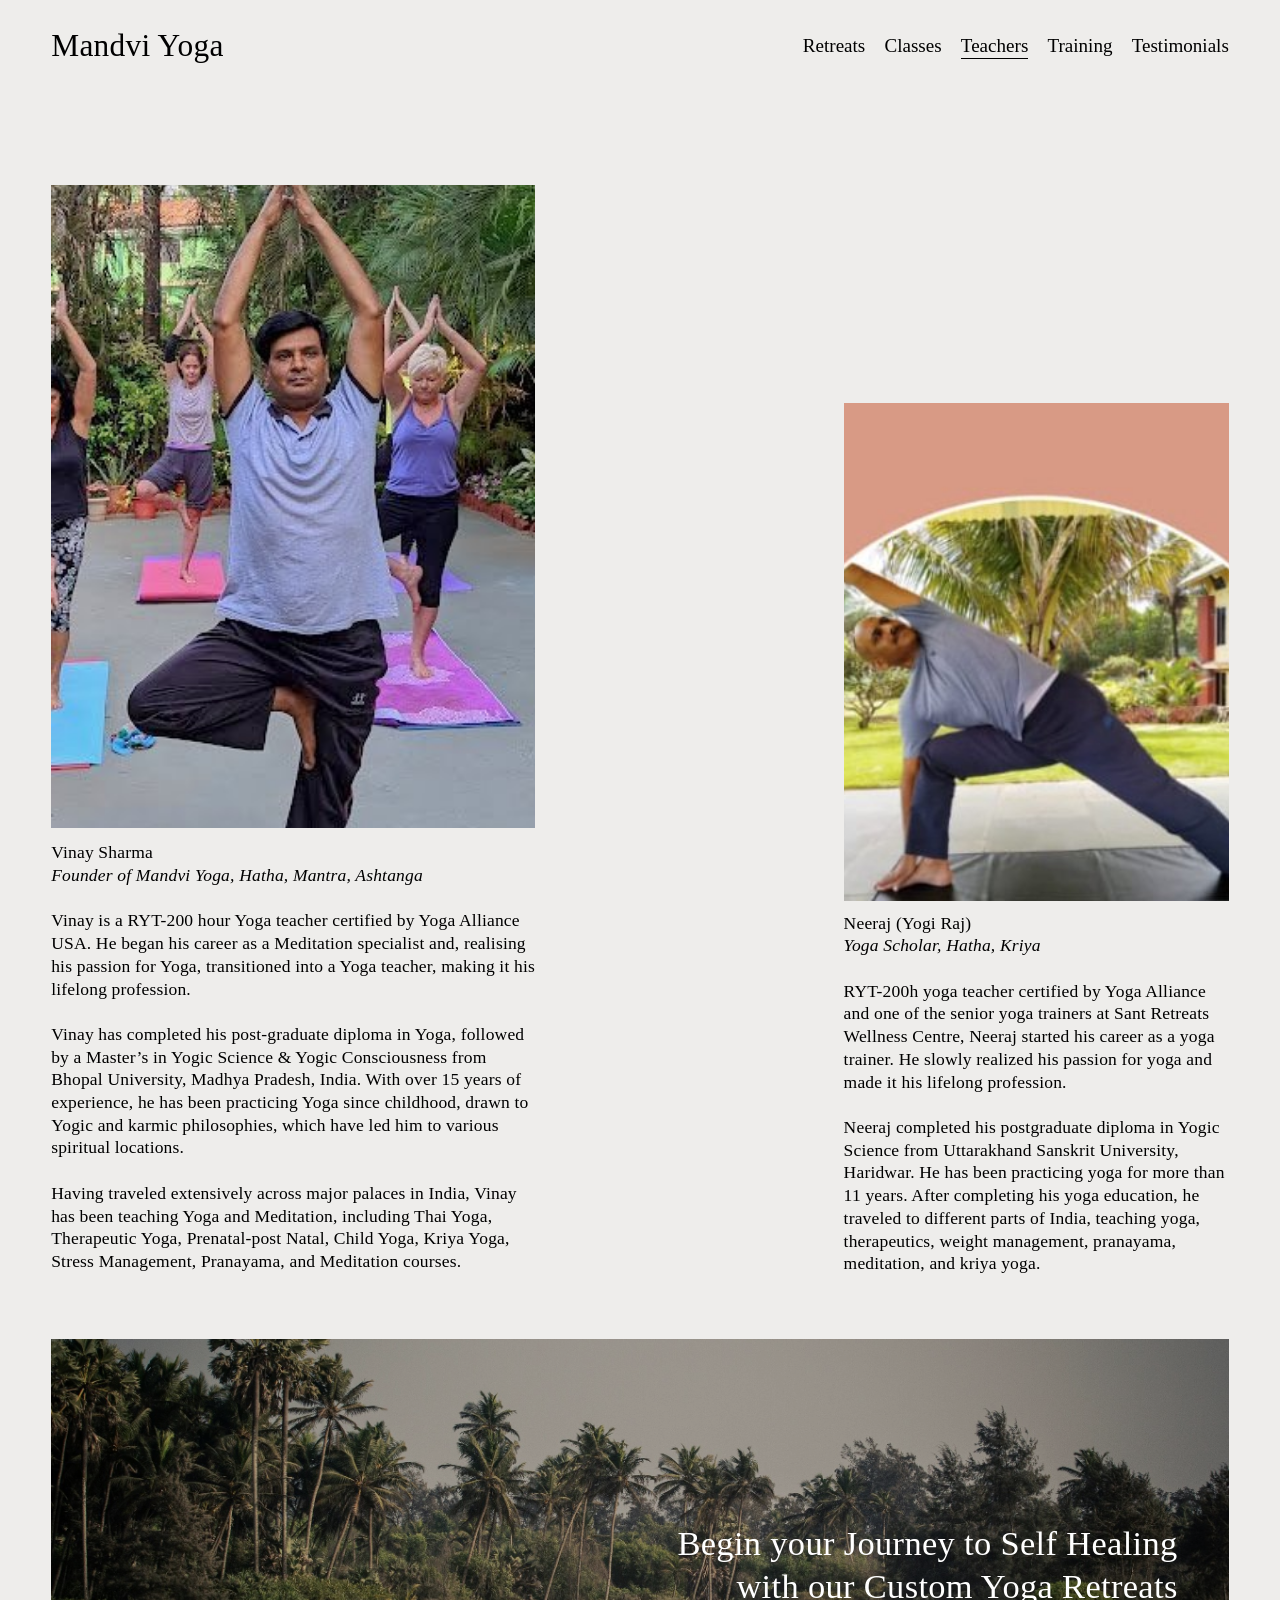
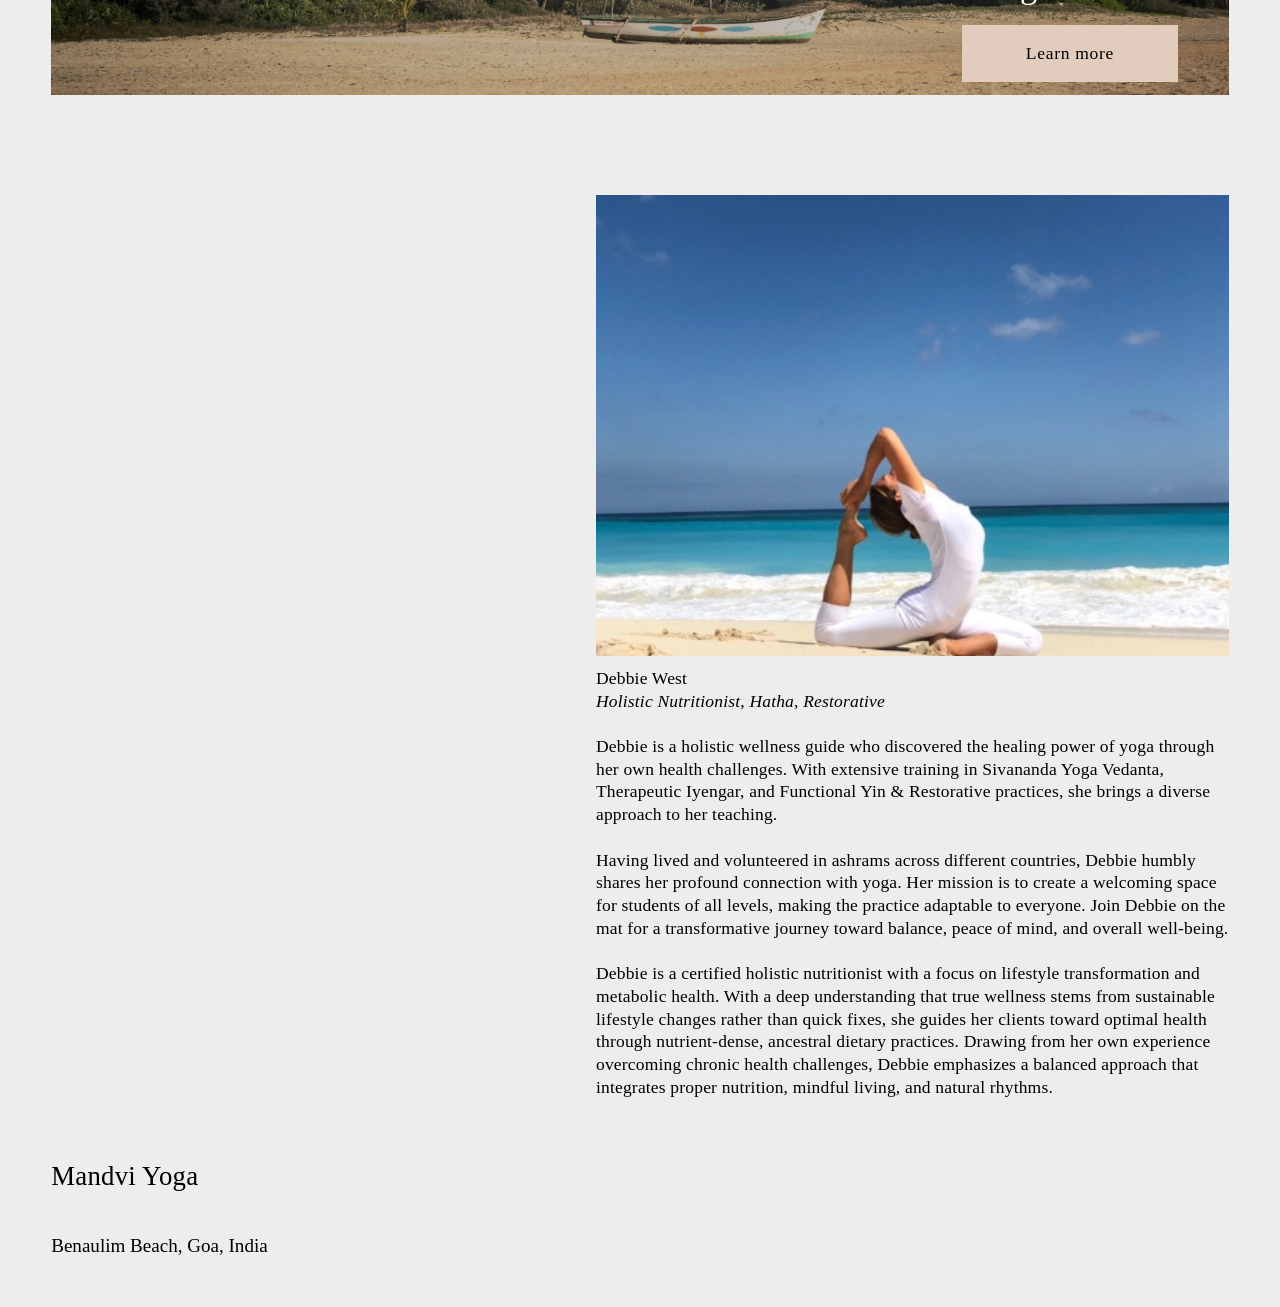
<file: teachers/index.html>
<!doctype html>
<html xmlns:og="http://opengraphprotocol.org/schema/" xmlns:fb="http://www.facebook.com/2008/fbml" lang="en-IN"  >
  <head>
    <meta http-equiv="X-UA-Compatible" content="IE=edge,chrome=1">
    <meta name="viewport" content="width=device-width, initial-scale=1">
    <!-- This is Squarespace. --><!-- pelican-cardioid-l9jr -->
<base href="">
<meta charset="utf-8" />
<title>Teachers &mdash; Mandvi Yoga</title>
<meta http-equiv="Accept-CH" content="Sec-CH-UA-Platform-Version, Sec-CH-UA-Model" /><link rel="icon" type="image/x-icon" href="../assets/img/31143_default-favicon.ico"/>
<link rel="canonical" href="https://www.mandviyoga.com/teachers"/>
<meta property="og:site_name" content="Mandvi Yoga"/>
<meta property="og:title" content="Teachers &mdash; Mandvi Yoga"/>
<meta property="og:url" content="https://www.mandviyoga.com/teachers"/>
<meta property="og:type" content="website"/>
<meta itemprop="name" content="Teachers — Mandvi Yoga"/>
<meta itemprop="url" content="https://www.mandviyoga.com/teachers"/>
<meta name="twitter:title" content="Teachers — Mandvi Yoga"/>
<meta name="twitter:url" content="https://www.mandviyoga.com/teachers"/>
<meta name="twitter:card" content="summary"/>
<meta name="description" content="" />

<link rel="preconnect" href="https://use.typekit.net" crossorigin>
<link rel="preconnect" href="https://p.typekit.net" crossorigin>


<style>@keyframes fonts-loading { 0%, 99% { color: transparent; } } html.wf-loading * { animation: fonts-loading 3s; }</style>

<style data-sqsp-font-ids="6a3136c57d426c0f4007fbe4">
/* vietnamese */
@font-face {
  font-family: 'League Gothic';
  font-style: normal;
  font-weight: 400;
  font-display: swap;
  src: url(../assets/img/91324_vietnamese.woff2) format('woff2');
  unicode-range: U+0102-0103, U+0110-0111, U+0128-0129, U+0168-0169, U+01A0-01A1, U+01AF-01B0, U+0300-0301, U+0303-0304, U+0308-0309, U+0323, U+0329, U+1EA0-1EF9, U+20AB;
}
/* latin */
@font-face {
  font-family: 'League Gothic';
  font-style: normal;
  font-weight: 400;
  font-display: swap;
  src: url(../assets/img/87225_latin.woff2) format('woff2');
  unicode-range: U+0000-00FF, U+0131, U+0152-0153, U+02BB-02BC, U+02C6, U+02DA, U+02DC, U+0304, U+0308, U+0329, U+2000-206F, U+20AC, U+2122, U+2191, U+2193, U+2212, U+2215, U+FEFF, U+FFFD;
}
/* latin-ext */
@font-face {
  font-family: 'League Gothic';
  font-style: normal;
  font-weight: 400;
  font-display: swap;
  src: url(../assets/img/39819_latin-ext.woff2) format('woff2');
  unicode-range: U+0100-02BA, U+02BD-02C5, U+02C7-02CC, U+02CE-02D7, U+02DD-02FF, U+0304, U+0308, U+0329, U+1D00-1DBF, U+1E00-1E9F, U+1EF2-1EFF, U+2020, U+20A0-20AB, U+20AD-20C0, U+2113, U+2C60-2C7F, U+A720-A7FF;
}
</style>














<link rel="stylesheet" type="text/css" href="../assets/css/8002_website.components.button.styles.css"><link rel="stylesheet" type="text/css" href="../assets/css/58924_website.components.imageFluid.styles.css"><link rel="stylesheet" type="text/css" href="../assets/css/79134_website.components.html.styles.css"><script type="application/ld+json">{"url":"https://www.mandviyoga.com","name":"Mandvi Yoga","@context":"http://schema.org","@type":"WebSite"}</script><script type="application/ld+json">{"address":"","openingHours":"","@context":"http://schema.org","@type":"LocalBusiness"}</script><link rel="stylesheet" type="text/css" href="../assets/css/74590_site.css"><link rel="stylesheet" type="text/css" href="../assets/css/17476_static.css">
<!-- End of Squarespace Headers -->
    
    
  <style>.sqs-block-form .sqs-block-content > *:not(.mv-contact-form),[data-controller='ProductList'] .product-list-item,.header-actions .user-accounts-link,.header-actions .cart-link,[data-animation-role]{opacity:1 !important;transform:none !important;}</style>
</head>

  <body
    id="collection-66d208aca89db9107d148c56"
    class="
      tweak-blog-alternating-side-by-side-width-inset tweak-blog-alternating-side-by-side-image-aspect-ratio-11-square tweak-blog-alternating-side-by-side-text-alignment-left tweak-blog-alternating-side-by-side-read-more-style-show tweak-blog-alternating-side-by-side-image-text-alignment-middle tweak-blog-alternating-side-by-side-delimiter-bullet tweak-blog-alternating-side-by-side-meta-position-top tweak-blog-alternating-side-by-side-primary-meta-categories tweak-blog-alternating-side-by-side-secondary-meta-date tweak-blog-alternating-side-by-side-excerpt-show image-block-poster-text-alignment-center image-block-card-content-position-center image-block-card-text-alignment-left image-block-overlap-content-position-center image-block-overlap-text-alignment-left image-block-collage-content-position-top image-block-collage-text-alignment-left image-block-stack-text-alignment-left form-use-theme-colors form-field-style-solid form-field-shape-square form-field-border-all form-field-checkbox-type-icon form-field-checkbox-fill-solid form-field-checkbox-color-inverted form-field-checkbox-shape-square form-field-checkbox-layout-stack form-field-radio-type-icon form-field-radio-fill-solid form-field-radio-color-normal form-field-radio-shape-pill form-field-radio-layout-stack form-field-survey-fill-solid form-field-survey-color-normal form-field-survey-shape-pill form-field-hover-focus-outline form-submit-button-style-label  tweak-global-animations-complexity-level-detailed tweak-global-animations-animation-style-fade tweak-global-animations-animation-type-none tweak-global-animations-animation-curve-ease tweak-blog-masonry-width-full tweak-blog-masonry-text-alignment-left tweak-blog-masonry-primary-meta-categories tweak-blog-masonry-secondary-meta-none tweak-blog-masonry-meta-position-top tweak-blog-masonry-read-more-style-hide tweak-blog-masonry-delimiter-space tweak-blog-masonry-image-placement-above tweak-blog-masonry-excerpt-hide tweak-portfolio-grid-overlay-width-full tweak-portfolio-grid-overlay-height-small tweak-portfolio-grid-overlay-image-aspect-ratio-43-four-three tweak-portfolio-grid-overlay-text-placement-center tweak-portfolio-grid-overlay-show-text-after-hover tweak-blog-single-column-width-inset tweak-blog-single-column-text-alignment-center tweak-blog-single-column-image-placement-above tweak-blog-single-column-delimiter-bullet tweak-blog-single-column-read-more-style-show tweak-blog-single-column-primary-meta-categories tweak-blog-single-column-secondary-meta-date tweak-blog-single-column-meta-position-top tweak-blog-single-column-content-excerpt-and-title header-width-inset tweak-transparent-header tweak-fixed-header tweak-fixed-header-style-basic tweak-blog-item-width-narrow tweak-blog-item-text-alignment-left tweak-blog-item-meta-position-above-title tweak-blog-item-delimiter-dash tweak-blog-side-by-side-width-inset tweak-blog-side-by-side-image-placement-left tweak-blog-side-by-side-image-aspect-ratio-11-square tweak-blog-side-by-side-primary-meta-categories tweak-blog-side-by-side-secondary-meta-date tweak-blog-side-by-side-meta-position-top tweak-blog-side-by-side-text-alignment-left tweak-blog-side-by-side-image-text-alignment-middle tweak-blog-side-by-side-read-more-style-show tweak-blog-side-by-side-delimiter-bullet tweak-blog-side-by-side-excerpt-show primary-button-style-solid primary-button-shape-square secondary-button-style-solid secondary-button-shape-square tertiary-button-style-solid tertiary-button-shape-square tweak-events-stacked-width-inset tweak-events-stacked-height-small tweak-events-stacked-show-past-events tweak-events-stacked-show-thumbnails tweak-events-stacked-thumbnail-size-32-standard tweak-events-stacked-date-style-side-tag tweak-events-stacked-show-time tweak-events-stacked-show-location tweak-events-stacked-ical-gcal-links tweak-events-stacked-show-excerpt tweak-blog-basic-grid-width-inset tweak-blog-basic-grid-image-aspect-ratio-32-standard tweak-blog-basic-grid-text-alignment-center tweak-blog-basic-grid-delimiter-bullet tweak-blog-basic-grid-image-placement-above tweak-blog-basic-grid-read-more-style-show tweak-blog-basic-grid-primary-meta-categories tweak-blog-basic-grid-secondary-meta-date tweak-blog-basic-grid-excerpt-show tweak-portfolio-grid-basic-width-inset tweak-portfolio-grid-basic-height-medium tweak-portfolio-grid-basic-image-aspect-ratio-43-four-three tweak-portfolio-grid-basic-text-alignment-left tweak-portfolio-grid-basic-hover-effect-zoom header-overlay-alignment-left tweak-portfolio-index-background-link-format-stacked tweak-portfolio-index-background-width-full-bleed tweak-portfolio-index-background-height-large tweak-portfolio-index-background-vertical-alignment-middle tweak-portfolio-index-background-horizontal-alignment-center tweak-portfolio-index-background-delimiter-none tweak-portfolio-index-background-animation-type-fade tweak-portfolio-index-background-animation-duration-medium tweak-portfolio-hover-follow-layout-inline tweak-portfolio-hover-follow-front tweak-portfolio-hover-follow-delimiter-forward-slash tweak-portfolio-hover-follow-animation-type-fade tweak-portfolio-hover-follow-animation-duration-medium tweak-portfolio-hover-static-layout-stacked tweak-portfolio-hover-static-delimiter-hyphen tweak-portfolio-hover-static-animation-type-scale-up tweak-portfolio-hover-static-animation-duration-medium hide-opentable-icons opentable-style-dark tweak-product-quick-view-button-style-floating tweak-product-quick-view-button-position-bottom tweak-product-quick-view-lightbox-excerpt-display-truncate tweak-product-quick-view-lightbox-show-arrows tweak-product-quick-view-lightbox-show-close-button tweak-product-quick-view-lightbox-controls-weight-light native-currency-code-cad collection-66d208aca89db9107d148c56 collection-type-page collection-layout-default mobile-style-available sqs-seven-one
      
        
          
        
      
    "
    tabindex="-1"
  >
    <div
      id="siteWrapper"
      class="clearfix site-wrapper"
    >
      
        <div id="floatingCart" class="floating-cart hidden">
          
        </div>
      

      












  <header
    data-test="header"
    id="header"
    
    class="
      
        
          light
        
      
      header theme-col--primary
    "
    data-section-theme="light"
    data-controller="Header"
    data-current-styles="{
&quot;layout&quot;: &quot;navRight&quot;,
&quot;action&quot;: {
&quot;href&quot;: &quot;/joinnow&quot;,
&quot;buttonText&quot;: &quot;Sign up&quot;,
&quot;newWindow&quot;: false
},
&quot;showSocial&quot;: false,
&quot;socialOptions&quot;: {
&quot;socialBorderShape&quot;: &quot;none&quot;,
&quot;socialBorderStyle&quot;: &quot;outline&quot;,
&quot;socialBorderThickness&quot;: {
&quot;unit&quot;: &quot;px&quot;,
&quot;value&quot;: 1.0
}
},
&quot;sectionTheme&quot;: &quot;&quot;,
&quot;menuOverlayTheme&quot;: &quot;light&quot;,
&quot;menuOverlayAnimation&quot;: &quot;fade&quot;,
&quot;cartStyle&quot;: &quot;cart&quot;,
&quot;cartText&quot;: &quot;Cart&quot;,
&quot;showEmptyCartState&quot;: true,
&quot;cartOptions&quot;: {
&quot;iconType&quot;: &quot;solid-7&quot;,
&quot;cartBorderShape&quot;: &quot;none&quot;,
&quot;cartBorderStyle&quot;: &quot;outline&quot;,
&quot;cartBorderThickness&quot;: {
&quot;unit&quot;: &quot;px&quot;,
&quot;value&quot;: 1.0
}
},
&quot;showButton&quot;: false,
&quot;showCart&quot;: false,
&quot;showAccountLogin&quot;: false,
&quot;headerStyle&quot;: &quot;dynamic&quot;,
&quot;languagePicker&quot;: {
&quot;enabled&quot;: false,
&quot;iconEnabled&quot;: false,
&quot;iconType&quot;: &quot;globe&quot;,
&quot;flagShape&quot;: &quot;shiny&quot;,
&quot;languageFlags&quot;: [ ]
},
&quot;iconOptions&quot;: {
&quot;desktopDropdownIconOptions&quot;: {
&quot;size&quot;: {
&quot;unit&quot;: &quot;em&quot;,
&quot;value&quot;: 1.0
},
&quot;iconSpacing&quot;: {
&quot;unit&quot;: &quot;em&quot;,
&quot;value&quot;: 0.35
},
&quot;strokeWidth&quot;: {
&quot;unit&quot;: &quot;px&quot;,
&quot;value&quot;: 1.0
},
&quot;endcapType&quot;: &quot;square&quot;,
&quot;folderDropdownIcon&quot;: &quot;none&quot;,
&quot;languagePickerIcon&quot;: &quot;openArrowHead&quot;
},
&quot;mobileDropdownIconOptions&quot;: {
&quot;size&quot;: {
&quot;unit&quot;: &quot;em&quot;,
&quot;value&quot;: 1.0
},
&quot;iconSpacing&quot;: {
&quot;unit&quot;: &quot;em&quot;,
&quot;value&quot;: 0.15
},
&quot;strokeWidth&quot;: {
&quot;unit&quot;: &quot;px&quot;,
&quot;value&quot;: 0.5
},
&quot;endcapType&quot;: &quot;square&quot;,
&quot;folderDropdownIcon&quot;: &quot;openArrowHead&quot;,
&quot;languagePickerIcon&quot;: &quot;openArrowHead&quot;
}
},
&quot;mobileOptions&quot;: {
&quot;layout&quot;: &quot;logoLeftNavRight&quot;,
&quot;menuIconOptions&quot;: {
&quot;style&quot;: &quot;doubleLineHamburger&quot;,
&quot;thickness&quot;: {
&quot;unit&quot;: &quot;px&quot;,
&quot;value&quot;: 1.0
}
}
},
&quot;solidOptions&quot;: {
&quot;headerOpacity&quot;: {
&quot;unit&quot;: &quot;%&quot;,
&quot;value&quot;: 100.0
},
&quot;blurBackground&quot;: {
&quot;enabled&quot;: false,
&quot;blurRadius&quot;: {
&quot;unit&quot;: &quot;px&quot;,
&quot;value&quot;: 12.0
}
},
&quot;backgroundColor&quot;: {
&quot;type&quot;: &quot;SITE_PALETTE_COLOR&quot;,
&quot;sitePaletteColor&quot;: {
&quot;colorName&quot;: &quot;white&quot;,
&quot;alphaModifier&quot;: 1.0
}
},
&quot;navigationColor&quot;: {
&quot;type&quot;: &quot;SITE_PALETTE_COLOR&quot;,
&quot;sitePaletteColor&quot;: {
&quot;colorName&quot;: &quot;black&quot;,
&quot;alphaModifier&quot;: 1.0
}
}
},
&quot;gradientOptions&quot;: {
&quot;gradientType&quot;: &quot;faded&quot;,
&quot;headerOpacity&quot;: {
&quot;unit&quot;: &quot;%&quot;,
&quot;value&quot;: 90.0
},
&quot;blurBackground&quot;: {
&quot;enabled&quot;: false,
&quot;blurRadius&quot;: {
&quot;unit&quot;: &quot;px&quot;,
&quot;value&quot;: 12.0
}
},
&quot;backgroundColor&quot;: {
&quot;type&quot;: &quot;SITE_PALETTE_COLOR&quot;,
&quot;sitePaletteColor&quot;: {
&quot;colorName&quot;: &quot;white&quot;,
&quot;alphaModifier&quot;: 1.0
}
},
&quot;navigationColor&quot;: {
&quot;type&quot;: &quot;SITE_PALETTE_COLOR&quot;,
&quot;sitePaletteColor&quot;: {
&quot;colorName&quot;: &quot;black&quot;,
&quot;alphaModifier&quot;: 1.0
}
}
},
&quot;dropShadowOptions&quot;: {
&quot;enabled&quot;: false,
&quot;blur&quot;: {
&quot;unit&quot;: &quot;px&quot;,
&quot;value&quot;: 12.0
},
&quot;spread&quot;: {
&quot;unit&quot;: &quot;px&quot;,
&quot;value&quot;: 0.0
},
&quot;distance&quot;: {
&quot;unit&quot;: &quot;px&quot;,
&quot;value&quot;: 12.0
}
},
&quot;borderOptions&quot;: {
&quot;enabled&quot;: false,
&quot;position&quot;: &quot;allSides&quot;,
&quot;thickness&quot;: {
&quot;unit&quot;: &quot;px&quot;,
&quot;value&quot;: 4.0
},
&quot;color&quot;: {
&quot;type&quot;: &quot;SITE_PALETTE_COLOR&quot;,
&quot;sitePaletteColor&quot;: {
&quot;colorName&quot;: &quot;black&quot;,
&quot;alphaModifier&quot;: 1.0
}
}
},
&quot;showPromotedElement&quot;: false,
&quot;buttonVariant&quot;: &quot;primary&quot;,
&quot;blurBackground&quot;: {
&quot;enabled&quot;: false,
&quot;blurRadius&quot;: {
&quot;unit&quot;: &quot;px&quot;,
&quot;value&quot;: 12.0
}
},
&quot;headerOpacity&quot;: {
&quot;unit&quot;: &quot;%&quot;,
&quot;value&quot;: 100.0
}
}"
    data-section-id="header"
    data-header-style="dynamic"
    data-language-picker="{
&quot;enabled&quot;: false,
&quot;iconEnabled&quot;: false,
&quot;iconType&quot;: &quot;globe&quot;,
&quot;flagShape&quot;: &quot;shiny&quot;,
&quot;languageFlags&quot;: [ ]
}"
    
    
    data-first-focusable-element
    tabindex="-1"
    style="
      
      
        --headerBorderColor: hsla(var(--black-hsl), 1);
      
      
        --solidHeaderBackgroundColor: hsla(var(--white-hsl), 1);
      
      
        --solidHeaderNavigationColor: hsla(var(--black-hsl), 1);
      
      
        --gradientHeaderBackgroundColor: hsla(var(--white-hsl), 1);
      
      
        --gradientHeaderNavigationColor: hsla(var(--black-hsl), 1);
      
    "
  >
    <svg  style="display:none" viewBox="0 0 22 22" xmlns="http://www.w3.org/2000/svg">
  <symbol id="circle" >
    <path d="M11.5 17C14.5376 17 17 14.5376 17 11.5C17 8.46243 14.5376 6 11.5 6C8.46243 6 6 8.46243 6 11.5C6 14.5376 8.46243 17 11.5 17Z" fill="none" />
  </symbol>

  <symbol id="circleFilled" >
    <path d="M11.5 17C14.5376 17 17 14.5376 17 11.5C17 8.46243 14.5376 6 11.5 6C8.46243 6 6 8.46243 6 11.5C6 14.5376 8.46243 17 11.5 17Z" />
  </symbol>

  <symbol id="dash" >
    <path d="M11 11H19H3" />
  </symbol>

  <symbol id="squareFilled" >
    <rect x="6" y="6" width="11" height="11" />
  </symbol>

  <symbol id="square" >
    <rect x="7" y="7" width="9" height="9" fill="none" stroke="inherit" />
  </symbol>
  
  <symbol id="plus" >
    <path d="M11 3V19" />
    <path d="M19 11L3 11"/>
  </symbol>
  
  <symbol id="closedArrow" >
    <path d="M11 11V2M11 18.1797L17 11.1477L5 11.1477L11 18.1797Z" fill="none" />
  </symbol>
  
  <symbol id="closedArrowFilled" >
    <path d="M11 11L11 2" stroke="inherit" fill="none"  />
    <path fill-rule="evenodd" clip-rule="evenodd" d="M2.74695 9.38428L19.038 9.38428L10.8925 19.0846L2.74695 9.38428Z" stroke-width="1" />
  </symbol>
  
  <symbol id="closedArrowHead" viewBox="0 0 22 22"  xmlns="http://www.w3.org/2000/symbol">
    <path d="M18 7L11 15L4 7L18 7Z" fill="none" stroke="inherit" />
  </symbol>
  
  
  <symbol id="closedArrowHeadFilled" viewBox="0 0 22 22"  xmlns="http://www.w3.org/2000/symbol">
    <path d="M18.875 6.5L11 15.5L3.125 6.5L18.875 6.5Z" />
  </symbol>
  
  <symbol id="openArrow" >
    <path d="M11 18.3591L11 3" stroke="inherit" fill="none"  />
    <path d="M18 11.5L11 18.5L4 11.5" stroke="inherit" fill="none"  />
  </symbol>
  
  <symbol id="openArrowHead" >
    <path d="M18 7L11 14L4 7" fill="none" />
  </symbol>

  <symbol id="pinchedArrow" >
    <path d="M11 17.3591L11 2" fill="none" />
    <path d="M2 11C5.85455 12.2308 8.81818 14.9038 11 18C13.1818 14.8269 16.1455 12.1538 20 11" fill="none" />
  </symbol>

  <symbol id="pinchedArrowFilled" >
    <path d="M11.05 10.4894C7.04096 8.73759 1.05005 8 1.05005 8C6.20459 11.3191 9.41368 14.1773 11.05 21C12.6864 14.0851 15.8955 11.227 21.05 8C21.05 8 15.0591 8.73759 11.05 10.4894Z" stroke-width="1"/>
    <path d="M11 11L11 1" fill="none"/>
  </symbol>

  <symbol id="pinchedArrowHead" >
    <path d="M2 7.24091C5.85455 8.40454 8.81818 10.9318 11 13.8591C13.1818 10.8591 16.1455 8.33181 20 7.24091"  fill="none" />
  </symbol>
  
  <symbol id="pinchedArrowHeadFilled" >
    <path d="M11.05 7.1591C7.04096 5.60456 1.05005 4.95001 1.05005 4.95001C6.20459 7.89547 9.41368 10.4318 11.05 16.4864C12.6864 10.35 15.8955 7.81365 21.05 4.95001C21.05 4.95001 15.0591 5.60456 11.05 7.1591Z" />
  </symbol>

</svg>
    
<div class="sqs-announcement-bar-dropzone"></div>

    <div class="header-announcement-bar-wrapper">
      
      <a
        href="#page"
        class="header-skip-link sqs-button-element--primary"
      >
        Skip to Content
      </a>
      


<style>
    @supports (-webkit-backdrop-filter: none) or (backdrop-filter: none) {
        .header-blur-background {
            
            
        }
    }
</style>
      <div
        class="header-border"
        data-header-style="dynamic"
        data-header-border="false"
        data-test="header-border"
        style="




"
      ></div>
      <div
        class="header-dropshadow"
        data-header-style="dynamic"
        data-header-dropshadow="false"
        data-test="header-dropshadow"
        style=""
      ></div>
      
      

      <div class='header-inner container--fluid
        
        
        
         header-mobile-layout-logo-left-nav-right
        
        
        
        
        
        
         header-layout-nav-right
        
        
        
        
        
        
        
        
        '
        data-test="header-inner"
        >
        <!-- Background -->
        <div class="header-background theme-bg--primary"></div>

        <div class="header-display-desktop" data-content-field="site-title">
          

          

          

          

          

          
          
            
            <!-- Social -->
            
          
            
            <!-- Title and nav wrapper -->
            <div class="header-title-nav-wrapper">
              

              

              
                
                <!-- Title -->
                
                  <div
                    class="
                      header-title
                      
                    "
                    data-animation-role="header-element"
                  >
                    
                      <div class="header-title-text">
                        <a id="site-title" href="../" data-animation-role="header-element">Mandvi Yoga</a>
                      </div>
                    
                    
                  </div>
                
              
                
                <!-- Nav -->
                <div class="header-nav">
                  <div class="header-nav-wrapper">
                    <nav class="header-nav-list">
                      


  
    <div class="header-nav-item header-nav-item--collection">
      <a
        href="../services-5/"
        data-animation-role="header-element"
        
      >
        Retreats
      </a>
    </div>
  
  
  


  
    <div class="header-nav-item header-nav-item--collection">
      <a
        href="../classes/"
        data-animation-role="header-element"
        
      >
        Classes
      </a>
    </div>
  
  
  


  
    <div class="header-nav-item header-nav-item--collection header-nav-item--active">
      <a
        href="../teachers/"
        data-animation-role="header-element"
        
          aria-current="page"
        
      >
        Teachers
      </a>
    </div>
  
  
  


  
    <div class="header-nav-item header-nav-item--collection">
      <a
        href="../teachertraining/"
        data-animation-role="header-element"
        
      >
        Training
      </a>
    </div>
  
  
  


  
    <div class="header-nav-item header-nav-item--collection">
      <a
        href="../testimonials/"
        data-animation-role="header-element"
        
      >
        Testimonials
      </a>
    </div>
  
  
  



                    </nav>
                  </div>
                </div>
              
              
            </div>
          
            
            <!-- Actions -->
            <div class="header-actions header-actions--right">
              
                
              
              

              

            
            

              
              <div class="showOnMobile">
                
              </div>

              
              <div class="showOnDesktop">
                
              </div>

              
            </div>
          
            


<style>
  .top-bun, 
  .patty, 
  .bottom-bun {
    height: 1px;
  }
</style>

<!-- Burger -->
<div class="header-burger

  menu-overlay-does-not-have-visible-non-navigation-items


  
  no-actions
  
" data-animation-role="header-element">
  <button class="header-burger-btn burger" data-test="header-burger">
    <span hidden class="js-header-burger-open-title visually-hidden">Open Menu</span>
    <span hidden class="js-header-burger-close-title visually-hidden">Close Menu</span>
    <div class="burger-box">
      <div class="burger-inner header-menu-icon-doubleLineHamburger">
        <div class="top-bun"></div>
        <div class="patty"></div>
        <div class="bottom-bun"></div>
      </div>
    </div>
  </button>
</div>

          

        </div>
        <div class="header-display-mobile" data-content-field="site-title">
          
            
            <!-- Social -->
            
          
            
            <!-- Title and nav wrapper -->
            <div class="header-title-nav-wrapper">
              

              

              
                
                <!-- Title -->
                
                  <div
                    class="
                      header-title
                      
                    "
                    data-animation-role="header-element"
                  >
                    
                      <div class="header-title-text">
                        <a id="site-title" href="../" data-animation-role="header-element">Mandvi Yoga</a>
                      </div>
                    
                    
                  </div>
                
              
                
                <!-- Nav -->
                <div class="header-nav">
                  <div class="header-nav-wrapper">
                    <nav class="header-nav-list">
                      


  
    <div class="header-nav-item header-nav-item--collection">
      <a
        href="../services-5/"
        data-animation-role="header-element"
        
      >
        Retreats
      </a>
    </div>
  
  
  


  
    <div class="header-nav-item header-nav-item--collection">
      <a
        href="../classes/"
        data-animation-role="header-element"
        
      >
        Classes
      </a>
    </div>
  
  
  


  
    <div class="header-nav-item header-nav-item--collection header-nav-item--active">
      <a
        href="../teachers/"
        data-animation-role="header-element"
        
          aria-current="page"
        
      >
        Teachers
      </a>
    </div>
  
  
  


  
    <div class="header-nav-item header-nav-item--collection">
      <a
        href="../teachertraining/"
        data-animation-role="header-element"
        
      >
        Training
      </a>
    </div>
  
  
  


  
    <div class="header-nav-item header-nav-item--collection">
      <a
        href="../testimonials/"
        data-animation-role="header-element"
        
      >
        Testimonials
      </a>
    </div>
  
  
  



                    </nav>
                  </div>
                </div>
              
              
            </div>
          
            
            <!-- Actions -->
            <div class="header-actions header-actions--right">
              
                
              
              

              

            
            

              
              <div class="showOnMobile">
                
              </div>

              
              <div class="showOnDesktop">
                
              </div>

              
            </div>
          
            


<style>
  .top-bun, 
  .patty, 
  .bottom-bun {
    height: 1px;
  }
</style>

<!-- Burger -->
<div class="header-burger

  menu-overlay-does-not-have-visible-non-navigation-items


  
  no-actions
  
" data-animation-role="header-element">
  <button class="header-burger-btn burger" data-test="header-burger">
    <span hidden class="js-header-burger-open-title visually-hidden">Open Menu</span>
    <span hidden class="js-header-burger-close-title visually-hidden">Close Menu</span>
    <div class="burger-box">
      <div class="burger-inner header-menu-icon-doubleLineHamburger">
        <div class="top-bun"></div>
        <div class="patty"></div>
        <div class="bottom-bun"></div>
      </div>
    </div>
  </button>
</div>

          
          
          
          
          
        </div>
      </div>
    </div>
    <!-- (Mobile) Menu Navigation -->
    <div class="header-menu header-menu--folder-list
      light
      
      
      
      
      "
      data-section-theme="light"
      data-current-styles="{
&quot;layout&quot;: &quot;navRight&quot;,
&quot;action&quot;: {
&quot;href&quot;: &quot;/joinnow&quot;,
&quot;buttonText&quot;: &quot;Sign up&quot;,
&quot;newWindow&quot;: false
},
&quot;showSocial&quot;: false,
&quot;socialOptions&quot;: {
&quot;socialBorderShape&quot;: &quot;none&quot;,
&quot;socialBorderStyle&quot;: &quot;outline&quot;,
&quot;socialBorderThickness&quot;: {
&quot;unit&quot;: &quot;px&quot;,
&quot;value&quot;: 1.0
}
},
&quot;sectionTheme&quot;: &quot;&quot;,
&quot;menuOverlayTheme&quot;: &quot;light&quot;,
&quot;menuOverlayAnimation&quot;: &quot;fade&quot;,
&quot;cartStyle&quot;: &quot;cart&quot;,
&quot;cartText&quot;: &quot;Cart&quot;,
&quot;showEmptyCartState&quot;: true,
&quot;cartOptions&quot;: {
&quot;iconType&quot;: &quot;solid-7&quot;,
&quot;cartBorderShape&quot;: &quot;none&quot;,
&quot;cartBorderStyle&quot;: &quot;outline&quot;,
&quot;cartBorderThickness&quot;: {
&quot;unit&quot;: &quot;px&quot;,
&quot;value&quot;: 1.0
}
},
&quot;showButton&quot;: false,
&quot;showCart&quot;: false,
&quot;showAccountLogin&quot;: false,
&quot;headerStyle&quot;: &quot;dynamic&quot;,
&quot;languagePicker&quot;: {
&quot;enabled&quot;: false,
&quot;iconEnabled&quot;: false,
&quot;iconType&quot;: &quot;globe&quot;,
&quot;flagShape&quot;: &quot;shiny&quot;,
&quot;languageFlags&quot;: [ ]
},
&quot;iconOptions&quot;: {
&quot;desktopDropdownIconOptions&quot;: {
&quot;size&quot;: {
&quot;unit&quot;: &quot;em&quot;,
&quot;value&quot;: 1.0
},
&quot;iconSpacing&quot;: {
&quot;unit&quot;: &quot;em&quot;,
&quot;value&quot;: 0.35
},
&quot;strokeWidth&quot;: {
&quot;unit&quot;: &quot;px&quot;,
&quot;value&quot;: 1.0
},
&quot;endcapType&quot;: &quot;square&quot;,
&quot;folderDropdownIcon&quot;: &quot;none&quot;,
&quot;languagePickerIcon&quot;: &quot;openArrowHead&quot;
},
&quot;mobileDropdownIconOptions&quot;: {
&quot;size&quot;: {
&quot;unit&quot;: &quot;em&quot;,
&quot;value&quot;: 1.0
},
&quot;iconSpacing&quot;: {
&quot;unit&quot;: &quot;em&quot;,
&quot;value&quot;: 0.15
},
&quot;strokeWidth&quot;: {
&quot;unit&quot;: &quot;px&quot;,
&quot;value&quot;: 0.5
},
&quot;endcapType&quot;: &quot;square&quot;,
&quot;folderDropdownIcon&quot;: &quot;openArrowHead&quot;,
&quot;languagePickerIcon&quot;: &quot;openArrowHead&quot;
}
},
&quot;mobileOptions&quot;: {
&quot;layout&quot;: &quot;logoLeftNavRight&quot;,
&quot;menuIconOptions&quot;: {
&quot;style&quot;: &quot;doubleLineHamburger&quot;,
&quot;thickness&quot;: {
&quot;unit&quot;: &quot;px&quot;,
&quot;value&quot;: 1.0
}
}
},
&quot;solidOptions&quot;: {
&quot;headerOpacity&quot;: {
&quot;unit&quot;: &quot;%&quot;,
&quot;value&quot;: 100.0
},
&quot;blurBackground&quot;: {
&quot;enabled&quot;: false,
&quot;blurRadius&quot;: {
&quot;unit&quot;: &quot;px&quot;,
&quot;value&quot;: 12.0
}
},
&quot;backgroundColor&quot;: {
&quot;type&quot;: &quot;SITE_PALETTE_COLOR&quot;,
&quot;sitePaletteColor&quot;: {
&quot;colorName&quot;: &quot;white&quot;,
&quot;alphaModifier&quot;: 1.0
}
},
&quot;navigationColor&quot;: {
&quot;type&quot;: &quot;SITE_PALETTE_COLOR&quot;,
&quot;sitePaletteColor&quot;: {
&quot;colorName&quot;: &quot;black&quot;,
&quot;alphaModifier&quot;: 1.0
}
}
},
&quot;gradientOptions&quot;: {
&quot;gradientType&quot;: &quot;faded&quot;,
&quot;headerOpacity&quot;: {
&quot;unit&quot;: &quot;%&quot;,
&quot;value&quot;: 90.0
},
&quot;blurBackground&quot;: {
&quot;enabled&quot;: false,
&quot;blurRadius&quot;: {
&quot;unit&quot;: &quot;px&quot;,
&quot;value&quot;: 12.0
}
},
&quot;backgroundColor&quot;: {
&quot;type&quot;: &quot;SITE_PALETTE_COLOR&quot;,
&quot;sitePaletteColor&quot;: {
&quot;colorName&quot;: &quot;white&quot;,
&quot;alphaModifier&quot;: 1.0
}
},
&quot;navigationColor&quot;: {
&quot;type&quot;: &quot;SITE_PALETTE_COLOR&quot;,
&quot;sitePaletteColor&quot;: {
&quot;colorName&quot;: &quot;black&quot;,
&quot;alphaModifier&quot;: 1.0
}
}
},
&quot;dropShadowOptions&quot;: {
&quot;enabled&quot;: false,
&quot;blur&quot;: {
&quot;unit&quot;: &quot;px&quot;,
&quot;value&quot;: 12.0
},
&quot;spread&quot;: {
&quot;unit&quot;: &quot;px&quot;,
&quot;value&quot;: 0.0
},
&quot;distance&quot;: {
&quot;unit&quot;: &quot;px&quot;,
&quot;value&quot;: 12.0
}
},
&quot;borderOptions&quot;: {
&quot;enabled&quot;: false,
&quot;position&quot;: &quot;allSides&quot;,
&quot;thickness&quot;: {
&quot;unit&quot;: &quot;px&quot;,
&quot;value&quot;: 4.0
},
&quot;color&quot;: {
&quot;type&quot;: &quot;SITE_PALETTE_COLOR&quot;,
&quot;sitePaletteColor&quot;: {
&quot;colorName&quot;: &quot;black&quot;,
&quot;alphaModifier&quot;: 1.0
}
}
},
&quot;showPromotedElement&quot;: false,
&quot;buttonVariant&quot;: &quot;primary&quot;,
&quot;blurBackground&quot;: {
&quot;enabled&quot;: false,
&quot;blurRadius&quot;: {
&quot;unit&quot;: &quot;px&quot;,
&quot;value&quot;: 12.0
}
},
&quot;headerOpacity&quot;: {
&quot;unit&quot;: &quot;%&quot;,
&quot;value&quot;: 100.0
}
}"
      data-section-id="overlay-nav"
      data-show-account-login="false"
      data-test="header-menu">
      <div class="header-menu-bg theme-bg--primary"></div>
      <div class="header-menu-nav">
        <nav class="header-menu-nav-list">
          <div data-folder="root" class="header-menu-nav-folder">
            <div class="header-menu-nav-folder-content">
              <!-- Menu Navigation -->
<div class="header-menu-nav-wrapper">
  
    
      
        
          
            <div class="container header-menu-nav-item header-menu-nav-item--collection">
              <a
                href="../services-5/"
                
              >
                <div class="header-menu-nav-item-content">
                  Retreats
                </div>
              </a>
            </div>
          
        
      
    
      
        
          
            <div class="container header-menu-nav-item header-menu-nav-item--collection">
              <a
                href="../classes/"
                
              >
                <div class="header-menu-nav-item-content">
                  Classes
                </div>
              </a>
            </div>
          
        
      
    
      
        
          
            <div class="container header-menu-nav-item header-menu-nav-item--collection header-menu-nav-item--active">
              <a
                href="../teachers/"
                
                  aria-current="page"
                
              >
                <div class="header-menu-nav-item-content">
                  Teachers
                </div>
              </a>
            </div>
          
        
      
    
      
        
          
            <div class="container header-menu-nav-item header-menu-nav-item--collection">
              <a
                href="../teachertraining/"
                
              >
                <div class="header-menu-nav-item-content">
                  Training
                </div>
              </a>
            </div>
          
        
      
    
      
        
          
            <div class="container header-menu-nav-item header-menu-nav-item--collection">
              <a
                href="../testimonials/"
                
              >
                <div class="header-menu-nav-item-content">
                  Testimonials
                </div>
              </a>
            </div>
          
        
      
    
  
</div>

              
                
              
            </div>
            
            
            
          </div>
        </nav>
      </div>
    </div>
    
    
  </header>




      <main id="page" class="container" role="main">
        
          
            <article
  class="page-regions"
  id="page-regions"
  data-collection-id="66d208aca89db9107d148c56"
  data-item-id=""
  data-regions-source="collection"
>
  
  
  
    
    
    
    <section class="region" data-region-id="c96b99693384a8fa6000bda0" data-region-source="collection">
      
    
      
        
        


  
  











<section
  data-test="page-section"
  
  data-section-theme="light"
  class='page-section 
    
      full-bleed-section
      layout-engine-section
    
    background-width--full-bleed
    
      
        section-height--custom
      
    
    
      content-width--wide
    
    horizontal-alignment--center
    vertical-alignment--middle
    
      
    
    
    light'
  
  data-section-id="66d208aca89db9107d148c59"
  
  data-controller="SectionWrapperController"
  data-current-styles="{
&quot;imageOverlayOpacity&quot;: 0.15,
&quot;backgroundWidth&quot;: &quot;background-width--full-bleed&quot;,
&quot;sectionHeight&quot;: &quot;section-height--custom&quot;,
&quot;customSectionHeight&quot;: 10,
&quot;horizontalAlignment&quot;: &quot;horizontal-alignment--center&quot;,
&quot;verticalAlignment&quot;: &quot;vertical-alignment--middle&quot;,
&quot;contentWidth&quot;: &quot;content-width--wide&quot;,
&quot;customContentWidth&quot;: 50,
&quot;sectionTheme&quot;: &quot;light&quot;,
&quot;sectionAnimation&quot;: &quot;none&quot;,
&quot;backgroundMode&quot;: &quot;image&quot;
}"
  data-current-context="{
&quot;video&quot;: {
&quot;playbackSpeed&quot;: 0.5,
&quot;filter&quot;: 1,
&quot;filterStrength&quot;: 0,
&quot;zoom&quot;: 0,
&quot;videoSourceProvider&quot;: &quot;none&quot;
},
&quot;backgroundImageId&quot;: null,
&quot;backgroundMediaEffect&quot;: null,
&quot;divider&quot;: null,
&quot;typeName&quot;: &quot;page&quot;
}"
  data-animation="none"
  data-fluid-engine-section
   
  
     style="min-height: 10vh;" 
  
  
  
  
  


  data-sqsp-section="fluid-engine"


>
  <div
    class="section-border"
    
  >
    <div class="section-background">
    
      
    
    </div>
  </div>
  <div
    class='content-wrapper'
    style='
      
        
          
          padding-top: calc(10vmax / 10); padding-bottom: calc(10vmax / 10);
        
      
    '
  >
    <div
      class="content"
      
    >
      
      
      
      
      
      
      
      
      
      
      <div data-fluid-engine="true"><style>

.fe-66d208aca89db9107d148c58 {
  --grid-gutter: calc(var(--sqs-mobile-site-gutter, 6vw) - 11.0px);
  --cell-max-width: calc( ( var(--sqs-site-max-width, 1500px) - (11.0px * (8 - 1)) ) / 8 );

  display: grid;
  position: relative;
  grid-area: 1/1/-1/-1;
  grid-template-rows: repeat(32,minmax(24px, auto));
  grid-template-columns:
    minmax(var(--grid-gutter), 1fr)
    repeat(8, minmax(0, var(--cell-max-width)))
    minmax(var(--grid-gutter), 1fr);
  row-gap: 11.0px;
  column-gap: 11.0px;
  overflow-x: hidden;
  overflow-x: clip;
}

@media (min-width: 768px) {
  .background-width--inset .fe-66d208aca89db9107d148c58 {
    --inset-padding: calc(var(--sqs-site-gutter) * 2);
  }

  .fe-66d208aca89db9107d148c58 {
    --grid-gutter: calc(var(--sqs-site-gutter, 4vw) - 11.0px);
    --cell-max-width: calc( ( var(--sqs-site-max-width, 1500px) - (11.0px * (24 - 1)) ) / 24 );
    --inset-padding: 0vw;

    --row-height-scaling-factor: 0.0215;
    --container-width: min(var(--sqs-site-max-width, 1500px), calc(100vw - var(--sqs-site-gutter, 4vw) * 2 - var(--inset-padding) ));

    grid-template-rows: repeat(31,minmax(calc(var(--container-width) * var(--row-height-scaling-factor)), auto));
    grid-template-columns:
      minmax(var(--grid-gutter), 1fr)
      repeat(24, minmax(0, var(--cell-max-width)))
      minmax(var(--grid-gutter), 1fr);
  }
}


  .fe-block-17bf8acfd2a21693af84 {
    grid-area: 2/2/16/10;
    z-index: 0;

    @media (max-width: 767px) {
      
      
    }
  }

  .fe-block-17bf8acfd2a21693af84 .sqs-block {
    justify-content: center;
  }

  .fe-block-17bf8acfd2a21693af84 .sqs-block-alignment-wrapper {
    align-items: center;
  }

  @media (min-width: 768px) {
    .fe-block-17bf8acfd2a21693af84 {
      grid-area: 3/2/21/12;
      z-index: 0;

      

      
    }

    .fe-block-17bf8acfd2a21693af84 .sqs-block {
      justify-content: center;
    }

    .fe-block-17bf8acfd2a21693af84 .sqs-block-alignment-wrapper {
      align-items: center;
    }
  }

  .fe-block-781f27a9990f63a79936 {
    grid-area: 16/2/18/10;
    z-index: 1;

    @media (max-width: 767px) {
      
      
    }
  }

  .fe-block-781f27a9990f63a79936 .sqs-block {
    justify-content: center;
  }

  .fe-block-781f27a9990f63a79936 .sqs-block-alignment-wrapper {
    align-items: center;
  }

  @media (min-width: 768px) {
    .fe-block-781f27a9990f63a79936 {
      grid-area: 21/2/32/12;
      z-index: 1;

      

      
    }

    .fe-block-781f27a9990f63a79936 .sqs-block {
      justify-content: center;
    }

    .fe-block-781f27a9990f63a79936 .sqs-block-alignment-wrapper {
      align-items: center;
    }
  }

  .fe-block-50fdb3b58605b570c93a {
    grid-area: 19/3/30/9;
    z-index: 2;

    @media (max-width: 767px) {
      
      
    }
  }

  .fe-block-50fdb3b58605b570c93a .sqs-block {
    justify-content: center;
  }

  .fe-block-50fdb3b58605b570c93a .sqs-block-alignment-wrapper {
    align-items: center;
  }

  @media (min-width: 768px) {
    .fe-block-50fdb3b58605b570c93a {
      grid-area: 9/18/23/26;
      z-index: 2;

      

      
    }

    .fe-block-50fdb3b58605b570c93a .sqs-block {
      justify-content: center;
    }

    .fe-block-50fdb3b58605b570c93a .sqs-block-alignment-wrapper {
      align-items: center;
    }
  }

  .fe-block-580d4c614c1949434b4c {
    grid-area: 30/3/32/9;
    z-index: 3;

    @media (max-width: 767px) {
      
      
    }
  }

  .fe-block-580d4c614c1949434b4c .sqs-block {
    justify-content: center;
  }

  .fe-block-580d4c614c1949434b4c .sqs-block-alignment-wrapper {
    align-items: center;
  }

  @media (min-width: 768px) {
    .fe-block-580d4c614c1949434b4c {
      grid-area: 23/18/32/26;
      z-index: 3;

      

      
    }

    .fe-block-580d4c614c1949434b4c .sqs-block {
      justify-content: flex-start;
    }

    .fe-block-580d4c614c1949434b4c .sqs-block-alignment-wrapper {
      align-items: flex-start;
    }
  }

</style><div class="fluid-engine fe-66d208aca89db9107d148c58"><div class="fe-block fe-block-17bf8acfd2a21693af84"><div class="sqs-block website-component-block sqs-block-website-component sqs-block-image image-block" data-block-css="[&quot;https://definitions.sqspcdn.com/website-component-definition/static-assets/website.components.imageFluid/111a961a-a5c9-4ed9-832c-45fba5920ffa_924/website.components.imageFluid.styles.css&quot;]" data-block-scripts="[&quot;https://definitions.sqspcdn.com/website-component-definition/static-assets/website.components.imageFluid/111a961a-a5c9-4ed9-832c-45fba5920ffa_924/18018.js&quot;,&quot;https://definitions.sqspcdn.com/website-component-definition/static-assets/website.components.imageFluid/111a961a-a5c9-4ed9-832c-45fba5920ffa_924/39188.js&quot;,&quot;https://definitions.sqspcdn.com/website-component-definition/static-assets/website.components.imageFluid/111a961a-a5c9-4ed9-832c-45fba5920ffa_924/39882.js&quot;,&quot;https://definitions.sqspcdn.com/website-component-definition/static-assets/website.components.imageFluid/111a961a-a5c9-4ed9-832c-45fba5920ffa_924/64023.js&quot;,&quot;https://definitions.sqspcdn.com/website-component-definition/static-assets/website.components.imageFluid/111a961a-a5c9-4ed9-832c-45fba5920ffa_924/92452.js&quot;,&quot;https://definitions.sqspcdn.com/website-component-definition/static-assets/website.components.imageFluid/111a961a-a5c9-4ed9-832c-45fba5920ffa_924/image-effect-film-grain.js&quot;,&quot;https://definitions.sqspcdn.com/website-component-definition/static-assets/website.components.imageFluid/111a961a-a5c9-4ed9-832c-45fba5920ffa_924/image-effect-liquid.js&quot;,&quot;https://definitions.sqspcdn.com/website-component-definition/static-assets/website.components.imageFluid/111a961a-a5c9-4ed9-832c-45fba5920ffa_924/image-effect-parallax.js&quot;,&quot;https://definitions.sqspcdn.com/website-component-definition/static-assets/website.components.imageFluid/111a961a-a5c9-4ed9-832c-45fba5920ffa_924/image-effect-refracted-circles.js&quot;,&quot;https://definitions.sqspcdn.com/website-component-definition/static-assets/website.components.imageFluid/111a961a-a5c9-4ed9-832c-45fba5920ffa_924/image-effect-refracted-lines.js&quot;,&quot;https://definitions.sqspcdn.com/website-component-definition/static-assets/website.components.imageFluid/111a961a-a5c9-4ed9-832c-45fba5920ffa_924/website.components.imageFluid.shared.constants.js&quot;,&quot;https://definitions.sqspcdn.com/website-component-definition/static-assets/website.components.imageFluid/111a961a-a5c9-4ed9-832c-45fba5920ffa_924/website.components.imageFluid.visitor.js&quot;]" data-block-type="1337" data-definition-name="website.components.imageFluid" data-sqsp-block="image" data-website-component-id="17bf8acfd2a21693af84" id="block-17bf8acfd2a21693af84"><div class="sqs-block-content">
































  
  
  <div
    class="fluid-image-component-root image-block-outer-wrapper design-layout-fluid image-position-left combination-animation-site-default individual-animation-site-default
    }"
    data-component-id="17bf8acfd2a21693af84"
    data-test="image-block-fluid-outer-wrapper"
    data-is-image-stretched="true"
    data-is-mask-applied="false"
    data-media-focal-point="0.5,0.5"
    
    
      data-bpo=""
      data-breakpoints="[{&quot;id&quot;:&quot;system_desktop&quot;,&quot;name&quot;:&quot;Desktop&quot;},{&quot;id&quot;:&quot;system_mobile&quot;,&quot;name&quot;:&quot;Mobile&quot;,&quot;maxWidth&quot;:&quot;767px&quot;}]"
    
    
  >
    <div
      class="fluid-image-animation-wrapper sqs-image sqs-block-alignment-wrapper"
      data-animation-role="image"
    >
      <div
        class="fluid-image-container sqs-image-content js-image-container visitor-mode"
        
        data-sqsp-image-block-image-container
      >
        
          
  
      
        
        
        
  
  <div class="js-content-mode-element-wrapper js-content-mode-element-system_desktop">
    
      
        <div class="js-content-mode-element content-fill">
          
  
  
  
  
  
  
  <img data-stretch="true"
  data-src="../assets/img/79267_vinay_ji.jpg"
  data-image="../assets/img/79267_vinay_ji.jpg"
  data-image-dimensions="289x506"
  data-image-focal-point="0.5,0.5"
  data-sqsp-image-block-image
  alt=""
  data-licensed-asset-preview="false"
  data-load="false" elementtiming="system-image-block" src="../assets/img/79267_vinay_ji.jpg" width="289" height="506" alt="" sizes="auto, 100vw" style="display:block;object-position: var(--image-component-focal-point);object-fit: var(--image-component-object-fit);" srcset="../assets/img/79267_vinay_ji.jpg 100w, ../assets/img/79267_vinay_ji.jpg 300w, ../assets/img/79267_vinay_ji.jpg 500w, ../assets/img/79267_vinay_ji.jpg 750w, ../assets/img/79267_vinay_ji.jpg 1000w, ../assets/img/79267_vinay_ji.jpg 1500w, ../assets/img/79267_vinay_ji.jpg 2500w" decoding="auto" data-loader="sqs" data-image-component="1.0.1">
  
    
  
  <div class="fluidImageOverlay"></div>

        </div>
      
    
  </div>
  
  
  


      
    
      
         
      
    
  

        
      </div>
    </div>
    <style>
      
      
      
      #block-17bf8acfd2a21693af84 {
        --image-component-focal-point: 50% 50%;
        
  --image-component-object-fit: cover;
  --image-component-overlay-opacity: 0;
  --image-component-overlay-blend-mode: normal;
  
  --image-component-native-aspect-ratio: 289/506;
  
  
  

      }
      #block-17bf8acfd2a21693af84 .fluid-image-container.visitor-mode {
        
  
  overflow: hidden;-webkit-mask-image: -webkit-radial-gradient(white, black);clip-path: none;-webkit-clip-path: none;

      }
      #block-17bf8acfd2a21693af84 .js-content-mode-element-wrapper {
        position: relative;
        width: 100%;
        height: 100%;
        display: none;
      }
      #block-17bf8acfd2a21693af84 .js-content-mode-element-system_desktop {
        display: block;
      }
    </style>
    <style class="transform-overrides-vars">
  
</style>

    



  </div>

</div></div></div><div class="fe-block fe-block-781f27a9990f63a79936"><div class="sqs-block website-component-block sqs-block-website-component sqs-block-html html-block" data-block-css="[&quot;https://definitions.sqspcdn.com/website-component-definition/static-assets/website.components.html/af549bc4-702b-4275-bb4e-951e62315820_937/website.components.html.styles.css&quot;]" data-block-scripts="[&quot;https://definitions.sqspcdn.com/website-component-definition/static-assets/website.components.html/af549bc4-702b-4275-bb4e-951e62315820_937/website.components.html.visitor.js&quot;]" data-block-type="1337" data-definition-name="website.components.html" data-sqsp-block="text" data-website-component-id="781f27a9990f63a79936" id="block-781f27a9990f63a79936"><div class="sqs-block-content"><div class="sqs-text-block-container">
  
  <div class="sqs-html-content" data-sqsp-text-block-content><h4 style="white-space:pre-wrap;">Vinay Sharma<br><em>Founder of Mandvi Yoga, Hatha, Mantra, Ashtanga</em><br><br>Vinay is a RYT-200 hour Yoga teacher certified by Yoga Alliance USA. He began his career as a Meditation specialist and, realising his passion for Yoga, transitioned into a Yoga teacher, making it his lifelong profession.​<br><br>Vinay has completed his post-graduate diploma in Yoga, followed by a Master’s in Yogic Science &amp; Yogic Consciousness from Bhopal University, Madhya Pradesh, India. With over 15 years of experience, he has been practicing Yoga since childhood, drawn to Yogic and karmic philosophies, which have led him to various spiritual locations.<br><br>Having traveled extensively across major palaces in India, Vinay has been teaching Yoga and Meditation, including Thai Yoga, Therapeutic Yoga, Prenatal-post Natal, Child Yoga, Kriya Yoga, Stress Management, Pranayama, and Meditation courses.</h4></div>


  
<style id="container-styles">#block-781f27a9990f63a79936 {
    
    --stroke-style: none;--stroke-thickness: 6px;
    
      
      
      
    



  }

  #block-781f27a9990f63a79936 .sqs-html-content {
    
    --tweak-text-block-padding: 6% 6% 6% 6%;
  --tweak-text-block-padding: initial;
}

  .fe-block-781f27a9990f63a79936 {
      mix-blend-mode: var(--tweak-text-block-blend
  );
      border-radius: var(--tweak-text-block-radius);
  }

  
  
.fe-block-781f27a9990f63a79936 {
      --tweak-text-block-radius: 0px 0px 0px 0px;
    }


  
  .fe-block-781f27a9990f63a79936 {
      --tweak-text-block-blend
  : normal;
    }
  

  .fe-block-781f27a9990f63a79936 {
    --blur-value: blur(15px);}

</style>

<style id="override-container-styles">
    @media screen and (max-width: 767px) {
          
            

#block-781f27a9990f63a79936 {
            
            }
        }
    
  
    @media screen and (max-width: 767px) {
          #block-781f27a9990f63a79936 .sqs-html-content {
            
            }
        }
    
  @media screen and (max-width: 767px) {
          
          

          
          
          
        }</style>
<style class="transform-overrides-vars">
  
</style>




</div>
</div></div></div><div class="fe-block fe-block-50fdb3b58605b570c93a"><div class="sqs-block website-component-block sqs-block-website-component sqs-block-image image-block" data-block-css="[&quot;https://definitions.sqspcdn.com/website-component-definition/static-assets/website.components.imageFluid/111a961a-a5c9-4ed9-832c-45fba5920ffa_924/website.components.imageFluid.styles.css&quot;]" data-block-scripts="[&quot;https://definitions.sqspcdn.com/website-component-definition/static-assets/website.components.imageFluid/111a961a-a5c9-4ed9-832c-45fba5920ffa_924/18018.js&quot;,&quot;https://definitions.sqspcdn.com/website-component-definition/static-assets/website.components.imageFluid/111a961a-a5c9-4ed9-832c-45fba5920ffa_924/39188.js&quot;,&quot;https://definitions.sqspcdn.com/website-component-definition/static-assets/website.components.imageFluid/111a961a-a5c9-4ed9-832c-45fba5920ffa_924/39882.js&quot;,&quot;https://definitions.sqspcdn.com/website-component-definition/static-assets/website.components.imageFluid/111a961a-a5c9-4ed9-832c-45fba5920ffa_924/64023.js&quot;,&quot;https://definitions.sqspcdn.com/website-component-definition/static-assets/website.components.imageFluid/111a961a-a5c9-4ed9-832c-45fba5920ffa_924/92452.js&quot;,&quot;https://definitions.sqspcdn.com/website-component-definition/static-assets/website.components.imageFluid/111a961a-a5c9-4ed9-832c-45fba5920ffa_924/image-effect-film-grain.js&quot;,&quot;https://definitions.sqspcdn.com/website-component-definition/static-assets/website.components.imageFluid/111a961a-a5c9-4ed9-832c-45fba5920ffa_924/image-effect-liquid.js&quot;,&quot;https://definitions.sqspcdn.com/website-component-definition/static-assets/website.components.imageFluid/111a961a-a5c9-4ed9-832c-45fba5920ffa_924/image-effect-parallax.js&quot;,&quot;https://definitions.sqspcdn.com/website-component-definition/static-assets/website.components.imageFluid/111a961a-a5c9-4ed9-832c-45fba5920ffa_924/image-effect-refracted-circles.js&quot;,&quot;https://definitions.sqspcdn.com/website-component-definition/static-assets/website.components.imageFluid/111a961a-a5c9-4ed9-832c-45fba5920ffa_924/image-effect-refracted-lines.js&quot;,&quot;https://definitions.sqspcdn.com/website-component-definition/static-assets/website.components.imageFluid/111a961a-a5c9-4ed9-832c-45fba5920ffa_924/website.components.imageFluid.shared.constants.js&quot;,&quot;https://definitions.sqspcdn.com/website-component-definition/static-assets/website.components.imageFluid/111a961a-a5c9-4ed9-832c-45fba5920ffa_924/website.components.imageFluid.visitor.js&quot;]" data-block-type="1337" data-definition-name="website.components.imageFluid" data-sqsp-block="image" data-website-component-id="50fdb3b58605b570c93a" id="block-50fdb3b58605b570c93a"><div class="sqs-block-content">
































  
  
  <div
    class="fluid-image-component-root image-block-outer-wrapper design-layout-fluid image-position-left combination-animation-site-default individual-animation-site-default
    }"
    data-component-id="50fdb3b58605b570c93a"
    data-test="image-block-fluid-outer-wrapper"
    data-is-image-stretched="true"
    data-is-mask-applied="false"
    data-media-focal-point="0.5,0.5"
    
    
      data-bpo=""
      data-breakpoints="[{&quot;id&quot;:&quot;system_desktop&quot;,&quot;name&quot;:&quot;Desktop&quot;},{&quot;id&quot;:&quot;system_mobile&quot;,&quot;name&quot;:&quot;Mobile&quot;,&quot;maxWidth&quot;:&quot;767px&quot;}]"
    
    
  >
    <div
      class="fluid-image-animation-wrapper sqs-image sqs-block-alignment-wrapper"
      data-animation-role="image"
    >
      <div
        class="fluid-image-container sqs-image-content js-image-container visitor-mode"
        
        data-sqsp-image-block-image-container
      >
        
          
  
      
        
        
        
  
  <div class="js-content-mode-element-wrapper js-content-mode-element-system_desktop">
    
      
        <div class="js-content-mode-element content-fill">
          
  
  
  
  
  
  
  <img data-stretch="true"
  data-src="../assets/img/6036_Screenshot_2024-01-20_at_1.44.05_PM.jpg"
  data-image="../assets/img/6036_Screenshot_2024-01-20_at_1.44.05_PM.jpg"
  data-image-dimensions="464x375"
  data-image-focal-point="0.5,0.5"
  data-sqsp-image-block-image
  alt=""
  data-licensed-asset-preview="false"
  data-load="false" elementtiming="system-image-block" src="../assets/img/6036_Screenshot_2024-01-20_at_1.44.05_PM.jpg" width="464" height="375" alt="" sizes="auto, 100vw" style="display:block;object-position: var(--image-component-focal-point);object-fit: var(--image-component-object-fit);" srcset="../assets/img/6036_Screenshot_2024-01-20_at_1.44.05_PM.jpg 100w, ../assets/img/6036_Screenshot_2024-01-20_at_1.44.05_PM.jpg 300w, ../assets/img/6036_Screenshot_2024-01-20_at_1.44.05_PM.jpg 500w, ../assets/img/6036_Screenshot_2024-01-20_at_1.44.05_PM.jpg 750w, ../assets/img/6036_Screenshot_2024-01-20_at_1.44.05_PM.jpg 1000w, ../assets/img/6036_Screenshot_2024-01-20_at_1.44.05_PM.jpg 1500w, ../assets/img/6036_Screenshot_2024-01-20_at_1.44.05_PM.jpg 2500w" decoding="auto" data-loader="sqs" data-image-component="1.0.1">
  
    
  
  <div class="fluidImageOverlay"></div>

        </div>
      
    
  </div>
  
  
  


      
    
      
         
      
    
  

        
      </div>
    </div>
    <style>
      
      
      
      #block-50fdb3b58605b570c93a {
        --image-component-focal-point: 50% 50%;
        
  --image-component-object-fit: cover;
  --image-component-overlay-opacity: 0;
  --image-component-overlay-blend-mode: normal;
  
  --image-component-native-aspect-ratio: 464/375;
  
  
  

      }
      #block-50fdb3b58605b570c93a .fluid-image-container.visitor-mode {
        
  
  overflow: hidden;-webkit-mask-image: -webkit-radial-gradient(white, black);clip-path: none;-webkit-clip-path: none;

      }
      #block-50fdb3b58605b570c93a .js-content-mode-element-wrapper {
        position: relative;
        width: 100%;
        height: 100%;
        display: none;
      }
      #block-50fdb3b58605b570c93a .js-content-mode-element-system_desktop {
        display: block;
      }
    </style>
    <style class="transform-overrides-vars">
  
</style>

    



  </div>

</div></div></div><div class="fe-block fe-block-580d4c614c1949434b4c"><div class="sqs-block website-component-block sqs-block-website-component sqs-block-html html-block" data-block-css="[&quot;https://definitions.sqspcdn.com/website-component-definition/static-assets/website.components.html/af549bc4-702b-4275-bb4e-951e62315820_937/website.components.html.styles.css&quot;]" data-block-scripts="[&quot;https://definitions.sqspcdn.com/website-component-definition/static-assets/website.components.html/af549bc4-702b-4275-bb4e-951e62315820_937/website.components.html.visitor.js&quot;]" data-block-type="1337" data-definition-name="website.components.html" data-sqsp-block="text" data-website-component-id="580d4c614c1949434b4c" id="block-580d4c614c1949434b4c"><div class="sqs-block-content"><div class="sqs-text-block-container">
  
  <div class="sqs-html-content" data-sqsp-text-block-content><h4 style="white-space:pre-wrap;">Neeraj (Yogi Raj)<br><em>Yoga Scholar, Hatha, Kriya</em><br><br>RYT-200h yoga teacher certified by Yoga Alliance and one of the senior yoga trainers at Sant Retreats Wellness Centre, Neeraj started his career as a yoga trainer. He slowly realized his passion for yoga and made it his lifelong profession. <br><br>Neeraj completed his postgraduate diploma in Yogic Science from Uttarakhand Sanskrit University, Haridwar. He has been practicing yoga for more than 11 years. After completing his yoga education, he traveled to different parts of India, teaching yoga, therapeutics, weight management, pranayama, meditation, and kriya yoga.</h4></div>


  
<style id="container-styles">#block-580d4c614c1949434b4c {
    
    --stroke-style: none;--stroke-thickness: 6px;
    
      
      
      
    



  }

  #block-580d4c614c1949434b4c .sqs-html-content {
    
    --tweak-text-block-padding: 6% 6% 6% 6%;
  --tweak-text-block-padding: initial;
}

  .fe-block-580d4c614c1949434b4c {
      mix-blend-mode: var(--tweak-text-block-blend
  );
      border-radius: var(--tweak-text-block-radius);
  }

  
  
.fe-block-580d4c614c1949434b4c {
      --tweak-text-block-radius: 0px 0px 0px 0px;
    }


  
  .fe-block-580d4c614c1949434b4c {
      --tweak-text-block-blend
  : normal;
    }
  

  .fe-block-580d4c614c1949434b4c {
    --blur-value: blur(15px);}

</style>

<style id="override-container-styles">
    @media screen and (max-width: 767px) {
          
            

#block-580d4c614c1949434b4c {
            
            }
        }
    
  
    @media screen and (max-width: 767px) {
          #block-580d4c614c1949434b4c .sqs-html-content {
            
            }
        }
    
  @media screen and (max-width: 767px) {
          
          

          
          
          
        }</style>
<style class="transform-overrides-vars">
  
</style>




</div>
</div></div></div></div></div>
    </div>
  
  </div>
  
</section>

      
    
      
        
        


  
  











<section
  data-test="page-section"
  
  data-section-theme="black"
  class='page-section 
    
      full-bleed-section
      layout-engine-section
    
    background-width--inset
    
      
        section-height--custom
      
    
    
      content-width--wide
    
    horizontal-alignment--center
    vertical-alignment--middle
    
       has-background
    
    
    black'
  
  data-section-id="66d208aca89db9107d148c5f"
  
  data-controller="SectionWrapperController"
  data-current-styles="{
&quot;backgroundImage&quot;: {
&quot;id&quot;: &quot;66d6039765a5a23548214719&quot;,
&quot;recordType&quot;: 2,
&quot;addedOn&quot;: 1725301655355,
&quot;updatedOn&quot;: 1725301655419,
&quot;workflowState&quot;: 1,
&quot;publishOn&quot;: 1725301655355,
&quot;authorId&quot;: &quot;66d09e0d2ac61b7e6b595f3b&quot;,
&quot;systemDataId&quot;: &quot;1b3a490a-3138-49f3-ad88-4ffcc01bfade&quot;,
&quot;systemDataVariants&quot;: &quot;5184x3456,100w,300w,500w,750w,1000w,1500w,2500w&quot;,
&quot;systemDataSourceType&quot;: &quot;JPG&quot;,
&quot;filename&quot;: &quot;vivek-doshi-jm5InXLtx50-unsplash.jpg&quot;,
&quot;mediaFocalPoint&quot;: {
&quot;x&quot;: 0.5,
&quot;y&quot;: 0.5,
&quot;source&quot;: 3
},
&quot;colorData&quot;: {
&quot;topLeftAverage&quot;: &quot;646e74&quot;,
&quot;topRightAverage&quot;: &quot;707578&quot;,
&quot;bottomLeftAverage&quot;: &quot;957456&quot;,
&quot;bottomRightAverage&quot;: &quot;8b6d53&quot;,
&quot;centerAverage&quot;: &quot;292925&quot;,
&quot;suggestedBgColor&quot;: &quot;988a76&quot;
},
&quot;urlId&quot;: &quot;o2a6tm3jo04v5tl8hjflncrxxt9gsi&quot;,
&quot;title&quot;: &quot;&quot;,
&quot;body&quot;: null,
&quot;likeCount&quot;: 0,
&quot;commentCount&quot;: 0,
&quot;publicCommentCount&quot;: 0,
&quot;commentState&quot;: 2,
&quot;unsaved&quot;: false,
&quot;assetUrl&quot;: &quot;../assets/img/41317_vivek-doshi-jm5InXLtx50-unsplash.jpg_quot
&quot;contentType&quot;: &quot;image/jpeg&quot;,
&quot;items&quot;: [ ],
&quot;pushedServices&quot;: { },
&quot;pendingPushedServices&quot;: { },
&quot;originalSize&quot;: &quot;5184x3456&quot;,
&quot;recordTypeLabel&quot;: &quot;image&quot;
},
&quot;imageOverlayOpacity&quot;: 0.25,
&quot;backgroundWidth&quot;: &quot;background-width--inset&quot;,
&quot;sectionHeight&quot;: &quot;section-height--custom&quot;,
&quot;customSectionHeight&quot;: 10,
&quot;horizontalAlignment&quot;: &quot;horizontal-alignment--center&quot;,
&quot;verticalAlignment&quot;: &quot;vertical-alignment--middle&quot;,
&quot;contentWidth&quot;: &quot;content-width--wide&quot;,
&quot;customContentWidth&quot;: 50,
&quot;sectionTheme&quot;: &quot;black&quot;,
&quot;sectionAnimation&quot;: &quot;none&quot;,
&quot;backgroundMode&quot;: &quot;image&quot;
}"
  data-current-context="{
&quot;video&quot;: {
&quot;playbackSpeed&quot;: 0.5,
&quot;filter&quot;: 1,
&quot;filterStrength&quot;: 0,
&quot;zoom&quot;: 0,
&quot;videoSourceProvider&quot;: &quot;none&quot;
},
&quot;backgroundImageId&quot;: null,
&quot;backgroundMediaEffect&quot;: {
&quot;type&quot;: &quot;none&quot;
},
&quot;divider&quot;: {
&quot;enabled&quot;: false
},
&quot;typeName&quot;: &quot;page&quot;
}"
  data-animation="none"
  data-fluid-engine-section
   
  
     style="min-height: 10vh;" 
  
  
  
  
  


  data-sqsp-section="fluid-engine"


>
  <div
    class="section-border"
    
  >
    <div class="section-background">
    
      
        
        
          





  



<img alt="" data-src="../assets/img/67406_vivek-doshi-jm5InXLtx50-unsplash.jpg" data-image="../assets/img/67406_vivek-doshi-jm5InXLtx50-unsplash.jpg" data-image-dimensions="5184x3456" data-image-focal-point="0.5,0.5" alt="vivek-doshi-jm5InXLtx50-unsplash.jpg" data-load="false" elementtiming="nbf-background" src="../assets/img/67406_vivek-doshi-jm5InXLtx50-unsplash.jpg" width="5184" height="3456" alt="" sizes="(max-width: 799px) 200vw, 100vw" style="display:block;object-position: 50% 50%" srcset="../assets/img/67406_vivek-doshi-jm5InXLtx50-unsplash.jpg 100w, ../assets/img/67406_vivek-doshi-jm5InXLtx50-unsplash.jpg 300w, ../assets/img/67406_vivek-doshi-jm5InXLtx50-unsplash.jpg 500w, ../assets/img/67406_vivek-doshi-jm5InXLtx50-unsplash.jpg 750w, ../assets/img/67406_vivek-doshi-jm5InXLtx50-unsplash.jpg 1000w, ../assets/img/67406_vivek-doshi-jm5InXLtx50-unsplash.jpg 1500w, ../assets/img/67406_vivek-doshi-jm5InXLtx50-unsplash.jpg 2500w" fetchpriority="low" loading="lazy" decoding="async" data-loader="sqs">




        
        <div class="section-background-overlay" style="opacity: 0.25;"></div>
      
    
    </div>
  </div>
  <div
    class='content-wrapper'
    style='
      
        
          
          padding-top: calc(10vmax / 10); padding-bottom: calc(10vmax / 10);
        
      
    '
  >
    <div
      class="content"
      
    >
      
      
      
      
      
      
      
      
      
      
      <div data-fluid-engine="true"><style>

.fe-66d208aca89db9107d148c5e {
  --grid-gutter: calc(var(--sqs-mobile-site-gutter, 6vw) - 11.0px);
  --cell-max-width: calc( ( var(--sqs-site-max-width, 1500px) - (11.0px * (8 - 1)) ) / 8 );

  display: grid;
  position: relative;
  grid-area: 1/1/-1/-1;
  grid-template-rows: repeat(15,minmax(24px, auto));
  grid-template-columns:
    minmax(var(--grid-gutter), 1fr)
    repeat(8, minmax(0, var(--cell-max-width)))
    minmax(var(--grid-gutter), 1fr);
  row-gap: 11.0px;
  column-gap: 11.0px;
  overflow-x: hidden;
  overflow-x: clip;
}

@media (min-width: 768px) {
  .background-width--inset .fe-66d208aca89db9107d148c5e {
    --inset-padding: calc(var(--sqs-site-gutter) * 2);
  }

  .fe-66d208aca89db9107d148c5e {
    --grid-gutter: calc(var(--sqs-site-gutter, 4vw) - 11.0px);
    --cell-max-width: calc( ( var(--sqs-site-max-width, 1500px) - (11.0px * (24 - 1)) ) / 24 );
    --inset-padding: 0vw;

    --row-height-scaling-factor: 0.0215;
    --container-width: min(var(--sqs-site-max-width, 1500px), calc(100vw - var(--sqs-site-gutter, 4vw) * 2 - var(--inset-padding) ));

    grid-template-rows: repeat(10,minmax(calc(var(--container-width) * var(--row-height-scaling-factor)), auto));
    grid-template-columns:
      minmax(var(--grid-gutter), 1fr)
      repeat(24, minmax(0, var(--cell-max-width)))
      minmax(var(--grid-gutter), 1fr);
  }
}


  .fe-block-498d19068e55849c3e8e {
    grid-area: 8/2/12/10;
    z-index: 0;

    @media (max-width: 767px) {
      
      
    }
  }

  .fe-block-498d19068e55849c3e8e .sqs-block {
    justify-content: flex-start;
  }

  .fe-block-498d19068e55849c3e8e .sqs-block-alignment-wrapper {
    align-items: flex-start;
  }

  @media (min-width: 768px) {
    .fe-block-498d19068e55849c3e8e {
      grid-area: 6/11/9/26;
      z-index: 0;

      

      
    }

    .fe-block-498d19068e55849c3e8e .sqs-block {
      justify-content: flex-start;
    }

    .fe-block-498d19068e55849c3e8e .sqs-block-alignment-wrapper {
      align-items: flex-start;
    }
  }

  .fe-block-db41a215f3c09cf12698 {
    grid-area: 13/5/15/10;
    z-index: 1;

    @media (max-width: 767px) {
      
      
    }
  }

  .fe-block-db41a215f3c09cf12698 .sqs-block {
    justify-content: center;
  }

  .fe-block-db41a215f3c09cf12698 .sqs-block-alignment-wrapper {
    align-items: center;
  }

  @media (min-width: 768px) {
    .fe-block-db41a215f3c09cf12698 {
      grid-area: 9/21/11/26;
      z-index: 1;

      

      
    }

    .fe-block-db41a215f3c09cf12698 .sqs-block {
      justify-content: center;
    }

    .fe-block-db41a215f3c09cf12698 .sqs-block-alignment-wrapper {
      align-items: center;
    }
  }

</style><div class="fluid-engine fe-66d208aca89db9107d148c5e"><div class="fe-block fe-block-498d19068e55849c3e8e"><div class="sqs-block website-component-block sqs-block-website-component sqs-block-html html-block" data-block-css="[&quot;https://definitions.sqspcdn.com/website-component-definition/static-assets/website.components.html/af549bc4-702b-4275-bb4e-951e62315820_937/website.components.html.styles.css&quot;]" data-block-scripts="[&quot;https://definitions.sqspcdn.com/website-component-definition/static-assets/website.components.html/af549bc4-702b-4275-bb4e-951e62315820_937/website.components.html.visitor.js&quot;]" data-block-type="1337" data-definition-name="website.components.html" data-sqsp-block="text" data-website-component-id="498d19068e55849c3e8e" id="block-498d19068e55849c3e8e"><div class="sqs-block-content"><div class="sqs-text-block-container">
  
  <div class="sqs-html-content" data-sqsp-text-block-content><h2 style="text-align:right;margin-left:120px;white-space:pre-wrap;">Begin your Journey to Self Healing with our Custom Yoga Retreats</h2></div>


  
<style id="container-styles">#block-498d19068e55849c3e8e {
    
    --stroke-style: none;--stroke-thickness: 6px;
    
      
      
      
    



  }

  #block-498d19068e55849c3e8e .sqs-html-content {
    
    --tweak-text-block-padding: 6% 6% 6% 6%;
  --tweak-text-block-padding: initial;
}

  .fe-block-498d19068e55849c3e8e {
      mix-blend-mode: var(--tweak-text-block-blend
  );
      border-radius: var(--tweak-text-block-radius);
  }

  
  
.fe-block-498d19068e55849c3e8e {
      --tweak-text-block-radius: 0px 0px 0px 0px;
    }


  
  .fe-block-498d19068e55849c3e8e {
      --tweak-text-block-blend
  : normal;
    }
  

  .fe-block-498d19068e55849c3e8e {
    --blur-value: blur(15px);}

</style>

<style id="override-container-styles">
    @media screen and (max-width: 767px) {
          
            

#block-498d19068e55849c3e8e {
            
            }
        }
    
  
    @media screen and (max-width: 767px) {
          #block-498d19068e55849c3e8e .sqs-html-content {
            
            }
        }
    
  @media screen and (max-width: 767px) {
          
          

          
          
          
        }</style>
<style class="transform-overrides-vars">
  
</style>




</div>
</div></div></div><div class="fe-block fe-block-db41a215f3c09cf12698"><div class="sqs-block website-component-block sqs-block-website-component sqs-block-button button-block" data-block-css="[&quot;https://definitions.sqspcdn.com/website-component-definition/static-assets/website.components.button/ca07127a-7456-4c28-99dc-426fae89076f_1107/website.components.button.styles.css&quot;]" data-block-scripts="[&quot;https://definitions.sqspcdn.com/website-component-definition/static-assets/website.components.button/ca07127a-7456-4c28-99dc-426fae89076f_1107/website.components.button.visitor.js&quot;]" data-block-type="1337" data-definition-name="website.components.button" data-sqsp-block="button" data-website-component-id="db41a215f3c09cf12698" id="block-db41a215f3c09cf12698"><div class="sqs-block-content">



  
    
    
      
      



<div
  class="sqs-block-button-container sqs-button-block-container-system_desktop sqs-block-button-container--right sqs-stretched"
  data-animation-role="button"
  data-button-size="large"
  data-button-type="secondary"
  
>
  <a
    href="../services-5/"
    class="sqs-block-button-element--large sqs-button-element--secondary sqs-block-button-element"
    data-sqsp-button
    
  >
    Learn more
  </a>
  



</div>

    
  
    
    
      
    
  


<style>
  #block-db41a215f3c09cf12698 {
    --sqs-block-content-flex: 1;
  }

  
  
    
      
      
    
      
      
        
      
    
  
</style>
<style class="transform-overrides-vars">
  
</style>

</div></div></div></div></div>
    </div>
  
  </div>
  
</section>

      
    
      
        
        


  
  











<section
  data-test="page-section"
  
  data-section-theme=""
  class='page-section 
    
      full-bleed-section
      layout-engine-section
    
    background-width--full-bleed
    
      
        section-height--custom
      
    
    
      content-width--wide
    
    horizontal-alignment--center
    vertical-alignment--middle
    
      
    
    
    '
  
  data-section-id="66d208aca89db9107d148c62"
  
  data-controller="SectionWrapperController"
  data-current-styles="{
&quot;imageOverlayOpacity&quot;: 0.15,
&quot;backgroundWidth&quot;: &quot;background-width--full-bleed&quot;,
&quot;sectionHeight&quot;: &quot;section-height--custom&quot;,
&quot;customSectionHeight&quot;: 10,
&quot;horizontalAlignment&quot;: &quot;horizontal-alignment--center&quot;,
&quot;verticalAlignment&quot;: &quot;vertical-alignment--middle&quot;,
&quot;contentWidth&quot;: &quot;content-width--wide&quot;,
&quot;customContentWidth&quot;: 50,
&quot;sectionTheme&quot;: &quot;&quot;,
&quot;sectionAnimation&quot;: &quot;none&quot;,
&quot;backgroundMode&quot;: &quot;image&quot;
}"
  data-current-context="{
&quot;video&quot;: {
&quot;playbackSpeed&quot;: 0.5,
&quot;filter&quot;: 1,
&quot;filterStrength&quot;: 0,
&quot;zoom&quot;: 0,
&quot;videoSourceProvider&quot;: &quot;none&quot;
},
&quot;backgroundImageId&quot;: null,
&quot;backgroundMediaEffect&quot;: null,
&quot;divider&quot;: null,
&quot;typeName&quot;: &quot;page&quot;
}"
  data-animation="none"
  data-fluid-engine-section
   
  
     style="min-height: 10vh;" 
  
  
  
  
  


  data-sqsp-section="fluid-engine"


>
  <div
    class="section-border"
    
  >
    <div class="section-background">
    
      
    
    </div>
  </div>
  <div
    class='content-wrapper'
    style='
      
        
          
          padding-top: calc(10vmax / 10); padding-bottom: calc(10vmax / 10);
        
      
    '
  >
    <div
      class="content"
      
    >
      
      
      
      
      
      
      
      
      
      
      <div data-fluid-engine="true"><style>

.fe-66d208aca89db9107d148c61 {
  --grid-gutter: calc(var(--sqs-mobile-site-gutter, 6vw) - 11.0px);
  --cell-max-width: calc( ( var(--sqs-site-max-width, 1500px) - (11.0px * (8 - 1)) ) / 8 );

  display: grid;
  position: relative;
  grid-area: 1/1/-1/-1;
  grid-template-rows: repeat(11,minmax(24px, auto));
  grid-template-columns:
    minmax(var(--grid-gutter), 1fr)
    repeat(8, minmax(0, var(--cell-max-width)))
    minmax(var(--grid-gutter), 1fr);
  row-gap: 11.0px;
  column-gap: 11.0px;
  overflow-x: hidden;
  overflow-x: clip;
}

@media (min-width: 768px) {
  .background-width--inset .fe-66d208aca89db9107d148c61 {
    --inset-padding: calc(var(--sqs-site-gutter) * 2);
  }

  .fe-66d208aca89db9107d148c61 {
    --grid-gutter: calc(var(--sqs-site-gutter, 4vw) - 11.0px);
    --cell-max-width: calc( ( var(--sqs-site-max-width, 1500px) - (11.0px * (24 - 1)) ) / 24 );
    --inset-padding: 0vw;

    --row-height-scaling-factor: 0.0215;
    --container-width: min(var(--sqs-site-max-width, 1500px), calc(100vw - var(--sqs-site-gutter, 4vw) * 2 - var(--inset-padding) ));

    grid-template-rows: repeat(25,minmax(calc(var(--container-width) * var(--row-height-scaling-factor)), auto));
    grid-template-columns:
      minmax(var(--grid-gutter), 1fr)
      repeat(24, minmax(0, var(--cell-max-width)))
      minmax(var(--grid-gutter), 1fr);
  }
}


  .fe-block-0d79884596377c90e166 {
    grid-area: 2/2/9/10;
    z-index: 0;

    @media (max-width: 767px) {
      
      
    }
  }

  .fe-block-0d79884596377c90e166 .sqs-block {
    justify-content: center;
  }

  .fe-block-0d79884596377c90e166 .sqs-block-alignment-wrapper {
    align-items: center;
  }

  @media (min-width: 768px) {
    .fe-block-0d79884596377c90e166 {
      grid-area: 2/13/15/26;
      z-index: 0;

      

      
    }

    .fe-block-0d79884596377c90e166 .sqs-block {
      justify-content: center;
    }

    .fe-block-0d79884596377c90e166 .sqs-block-alignment-wrapper {
      align-items: center;
    }
  }

  .fe-block-92e2bdc3974f50b8b4cd {
    grid-area: 9/2/11/10;
    z-index: 1;

    @media (max-width: 767px) {
      
      
    }
  }

  .fe-block-92e2bdc3974f50b8b4cd .sqs-block {
    justify-content: center;
  }

  .fe-block-92e2bdc3974f50b8b4cd .sqs-block-alignment-wrapper {
    align-items: center;
  }

  @media (min-width: 768px) {
    .fe-block-92e2bdc3974f50b8b4cd {
      grid-area: 15/13/26/26;
      z-index: 1;

      

      
    }

    .fe-block-92e2bdc3974f50b8b4cd .sqs-block {
      justify-content: center;
    }

    .fe-block-92e2bdc3974f50b8b4cd .sqs-block-alignment-wrapper {
      align-items: center;
    }
  }

</style><div class="fluid-engine fe-66d208aca89db9107d148c61"><div class="fe-block fe-block-0d79884596377c90e166"><div class="sqs-block website-component-block sqs-block-website-component sqs-block-image image-block" data-block-css="[&quot;https://definitions.sqspcdn.com/website-component-definition/static-assets/website.components.imageFluid/111a961a-a5c9-4ed9-832c-45fba5920ffa_924/website.components.imageFluid.styles.css&quot;]" data-block-scripts="[&quot;https://definitions.sqspcdn.com/website-component-definition/static-assets/website.components.imageFluid/111a961a-a5c9-4ed9-832c-45fba5920ffa_924/18018.js&quot;,&quot;https://definitions.sqspcdn.com/website-component-definition/static-assets/website.components.imageFluid/111a961a-a5c9-4ed9-832c-45fba5920ffa_924/39188.js&quot;,&quot;https://definitions.sqspcdn.com/website-component-definition/static-assets/website.components.imageFluid/111a961a-a5c9-4ed9-832c-45fba5920ffa_924/39882.js&quot;,&quot;https://definitions.sqspcdn.com/website-component-definition/static-assets/website.components.imageFluid/111a961a-a5c9-4ed9-832c-45fba5920ffa_924/64023.js&quot;,&quot;https://definitions.sqspcdn.com/website-component-definition/static-assets/website.components.imageFluid/111a961a-a5c9-4ed9-832c-45fba5920ffa_924/92452.js&quot;,&quot;https://definitions.sqspcdn.com/website-component-definition/static-assets/website.components.imageFluid/111a961a-a5c9-4ed9-832c-45fba5920ffa_924/image-effect-film-grain.js&quot;,&quot;https://definitions.sqspcdn.com/website-component-definition/static-assets/website.components.imageFluid/111a961a-a5c9-4ed9-832c-45fba5920ffa_924/image-effect-liquid.js&quot;,&quot;https://definitions.sqspcdn.com/website-component-definition/static-assets/website.components.imageFluid/111a961a-a5c9-4ed9-832c-45fba5920ffa_924/image-effect-parallax.js&quot;,&quot;https://definitions.sqspcdn.com/website-component-definition/static-assets/website.components.imageFluid/111a961a-a5c9-4ed9-832c-45fba5920ffa_924/image-effect-refracted-circles.js&quot;,&quot;https://definitions.sqspcdn.com/website-component-definition/static-assets/website.components.imageFluid/111a961a-a5c9-4ed9-832c-45fba5920ffa_924/image-effect-refracted-lines.js&quot;,&quot;https://definitions.sqspcdn.com/website-component-definition/static-assets/website.components.imageFluid/111a961a-a5c9-4ed9-832c-45fba5920ffa_924/website.components.imageFluid.shared.constants.js&quot;,&quot;https://definitions.sqspcdn.com/website-component-definition/static-assets/website.components.imageFluid/111a961a-a5c9-4ed9-832c-45fba5920ffa_924/website.components.imageFluid.visitor.js&quot;]" data-block-type="1337" data-definition-name="website.components.imageFluid" data-sqsp-block="image" data-website-component-id="0d79884596377c90e166" id="block-0d79884596377c90e166"><div class="sqs-block-content">
































  
  
  <div
    class="fluid-image-component-root image-block-outer-wrapper design-layout-fluid image-position-left combination-animation-site-default individual-animation-site-default
    }"
    data-component-id="0d79884596377c90e166"
    data-test="image-block-fluid-outer-wrapper"
    data-is-image-stretched="true"
    data-is-mask-applied="false"
    data-media-focal-point="0.5,0.5"
    
    
      data-bpo=""
      data-breakpoints="[{&quot;id&quot;:&quot;system_desktop&quot;,&quot;name&quot;:&quot;Desktop&quot;},{&quot;id&quot;:&quot;system_mobile&quot;,&quot;name&quot;:&quot;Mobile&quot;,&quot;maxWidth&quot;:&quot;767px&quot;}]"
    
    
  >
    <div
      class="fluid-image-animation-wrapper sqs-image sqs-block-alignment-wrapper"
      data-animation-role="image"
    >
      <div
        class="fluid-image-container sqs-image-content js-image-container visitor-mode"
        
        data-sqsp-image-block-image-container
      >
        
          
  
      
        
        
        
  
  <div class="js-content-mode-element-wrapper js-content-mode-element-system_desktop">
    
      
        <div class="js-content-mode-element content-fill">
          
  
  
  
  
  
  
  <img data-stretch="true"
  data-src="../assets/img/16947_IMG_1706.jpg"
  data-image="../assets/img/16947_IMG_1706.jpg"
  data-image-dimensions="823x617"
  data-image-focal-point="0.5,0.5"
  data-sqsp-image-block-image
  alt=""
  data-licensed-asset-preview="false"
  data-load="false" elementtiming="system-image-block" src="../assets/img/16947_IMG_1706.jpg" width="823" height="617" alt="" sizes="auto, 100vw" style="display:block;object-position: var(--image-component-focal-point);object-fit: var(--image-component-object-fit);" srcset="../assets/img/16947_IMG_1706.jpg 100w, ../assets/img/16947_IMG_1706.jpg 300w, ../assets/img/16947_IMG_1706.jpg 500w, ../assets/img/16947_IMG_1706.jpg 750w, ../assets/img/16947_IMG_1706.jpg 1000w, ../assets/img/16947_IMG_1706.jpg 1500w, ../assets/img/16947_IMG_1706.jpg 2500w" loading="lazy" decoding="async" data-loader="sqs" data-image-component="1.0.1">
  
    
  
  <div class="fluidImageOverlay"></div>

        </div>
      
    
  </div>
  
  
  


      
    
      
         
      
    
  

        
      </div>
    </div>
    <style>
      
      
      
      #block-0d79884596377c90e166 {
        --image-component-focal-point: 50% 50%;
        
  --image-component-object-fit: cover;
  --image-component-overlay-opacity: 0;
  --image-component-overlay-blend-mode: normal;
  
  --image-component-native-aspect-ratio: 823/617;
  
  
  

      }
      #block-0d79884596377c90e166 .fluid-image-container.visitor-mode {
        
  
  overflow: hidden;-webkit-mask-image: -webkit-radial-gradient(white, black);clip-path: none;-webkit-clip-path: none;

      }
      #block-0d79884596377c90e166 .js-content-mode-element-wrapper {
        position: relative;
        width: 100%;
        height: 100%;
        display: none;
      }
      #block-0d79884596377c90e166 .js-content-mode-element-system_desktop {
        display: block;
      }
    </style>
    <style class="transform-overrides-vars">
  
</style>

    



  </div>

</div></div></div><div class="fe-block fe-block-92e2bdc3974f50b8b4cd"><div class="sqs-block website-component-block sqs-block-website-component sqs-block-html html-block" data-block-css="[&quot;https://definitions.sqspcdn.com/website-component-definition/static-assets/website.components.html/af549bc4-702b-4275-bb4e-951e62315820_937/website.components.html.styles.css&quot;]" data-block-scripts="[&quot;https://definitions.sqspcdn.com/website-component-definition/static-assets/website.components.html/af549bc4-702b-4275-bb4e-951e62315820_937/website.components.html.visitor.js&quot;]" data-block-type="1337" data-definition-name="website.components.html" data-sqsp-block="text" data-website-component-id="92e2bdc3974f50b8b4cd" id="block-92e2bdc3974f50b8b4cd"><div class="sqs-block-content"><div class="sqs-text-block-container">
  
  <div class="sqs-html-content" data-sqsp-text-block-content><h4 style="white-space:pre-wrap;">Debbie West<br><em>Holistic Nutritionist, Hatha, Restorative <br><br></em>Debbie is a holistic wellness guide who discovered the healing power of yoga through her own health challenges. With extensive training in Sivananda Yoga Vedanta, Therapeutic Iyengar, and Functional Yin &amp; Restorative practices, she brings a diverse approach to her teaching.<br><br>Having lived and volunteered in ashrams across different countries, Debbie humbly shares her profound connection with yoga. Her mission is to create a welcoming space for students of all levels, making the practice adaptable to everyone. Join Debbie on the mat for a transformative journey toward balance, peace of mind, and overall well-being.<br><br>Debbie is a certified holistic nutritionist with a focus on lifestyle transformation and metabolic health. With a deep understanding that true wellness stems from sustainable lifestyle changes rather than quick fixes, she guides her clients toward optimal health through nutrient-dense, ancestral dietary practices. Drawing from her own experience overcoming chronic health challenges, Debbie emphasizes a balanced approach that integrates proper nutrition, mindful living, and natural rhythms. </h4></div>


  
<style id="container-styles">#block-92e2bdc3974f50b8b4cd {
    
    --stroke-style: none;--stroke-thickness: 6px;
    
      
      
      
    



  }

  #block-92e2bdc3974f50b8b4cd .sqs-html-content {
    
    --tweak-text-block-padding: 6% 6% 6% 6%;
  --tweak-text-block-padding: initial;
}

  .fe-block-92e2bdc3974f50b8b4cd {
      mix-blend-mode: var(--tweak-text-block-blend
  );
      border-radius: var(--tweak-text-block-radius);
  }

  
  
.fe-block-92e2bdc3974f50b8b4cd {
      --tweak-text-block-radius: 0px 0px 0px 0px;
    }


  
  .fe-block-92e2bdc3974f50b8b4cd {
      --tweak-text-block-blend
  : normal;
    }
  

  .fe-block-92e2bdc3974f50b8b4cd {
    --blur-value: blur(15px);}

</style>

<style id="override-container-styles">
    @media screen and (max-width: 767px) {
          
            

#block-92e2bdc3974f50b8b4cd {
            
            }
        }
    
  
    @media screen and (max-width: 767px) {
          #block-92e2bdc3974f50b8b4cd .sqs-html-content {
            
            }
        }
    
  @media screen and (max-width: 767px) {
          
          

          
          
          
        }</style>
<style class="transform-overrides-vars">
  
</style>




</div>
</div></div></div></div></div>
    </div>
  
  </div>
  
</section>

      
    
  
    </section>
  
</article>

          

          

          
            
              
            
          
        
      </main>
      
        <footer class="sections" id="footer-sections" data-footer-sections>
  
  
  
  
  
  
    
    


  
  











<section
  data-test="page-section"
  
  data-section-theme="light"
  class='page-section 
    
      full-bleed-section
      layout-engine-section
    
    background-width--full-bleed
    
      
        section-height--custom
      
    
    
      content-width--wide
    
    horizontal-alignment--center
    vertical-alignment--middle
    
      
    
    
    light'
  
  data-section-id="66d0a10d57ebf75a2111fdaf"
  
  data-controller="SectionWrapperController"
  data-current-styles="{
&quot;imageOverlayOpacity&quot;: 0.15,
&quot;backgroundWidth&quot;: &quot;background-width--full-bleed&quot;,
&quot;sectionHeight&quot;: &quot;section-height--custom&quot;,
&quot;customSectionHeight&quot;: 10,
&quot;horizontalAlignment&quot;: &quot;horizontal-alignment--center&quot;,
&quot;verticalAlignment&quot;: &quot;vertical-alignment--middle&quot;,
&quot;contentWidth&quot;: &quot;content-width--wide&quot;,
&quot;customContentWidth&quot;: 50,
&quot;sectionTheme&quot;: &quot;light&quot;,
&quot;sectionAnimation&quot;: &quot;none&quot;,
&quot;backgroundMode&quot;: &quot;image&quot;
}"
  data-current-context="{
&quot;video&quot;: {
&quot;playbackSpeed&quot;: 0.5,
&quot;filter&quot;: 1,
&quot;filterStrength&quot;: 0,
&quot;zoom&quot;: 0,
&quot;videoSourceProvider&quot;: &quot;none&quot;
},
&quot;backgroundImageId&quot;: null,
&quot;backgroundMediaEffect&quot;: null,
&quot;divider&quot;: null,
&quot;typeName&quot;: &quot;page&quot;
}"
  data-animation="none"
  data-fluid-engine-section
   
  
     style="min-height: 10vh;" 
  
  
  
  
  


  data-sqsp-section="fluid-engine"


>
  <div
    class="section-border"
    
  >
    <div class="section-background">
    
      
    
    </div>
  </div>
  <div
    class='content-wrapper'
    style='
      
        
          
          padding-top: calc(10vmax / 10); padding-bottom: calc(10vmax / 10);
        
      
    '
  >
    <div
      class="content"
      
    >
      
      
      
      
      
      
      
      
      
      
      <div data-fluid-engine="true"><style>

.fe-66d0a10d57ebf75a2111fdae {
  --grid-gutter: calc(var(--sqs-mobile-site-gutter, 6vw) - 11.0px);
  --cell-max-width: calc( ( var(--sqs-site-max-width, 1500px) - (11.0px * (8 - 1)) ) / 8 );

  display: grid;
  position: relative;
  grid-area: 1/1/-1/-1;
  grid-template-rows: repeat(5,minmax(24px, auto));
  grid-template-columns:
    minmax(var(--grid-gutter), 1fr)
    repeat(8, minmax(0, var(--cell-max-width)))
    minmax(var(--grid-gutter), 1fr);
  row-gap: 11.0px;
  column-gap: 11.0px;
  overflow-x: hidden;
  overflow-x: clip;
}

@media (min-width: 768px) {
  .background-width--inset .fe-66d0a10d57ebf75a2111fdae {
    --inset-padding: calc(var(--sqs-site-gutter) * 2);
  }

  .fe-66d0a10d57ebf75a2111fdae {
    --grid-gutter: calc(var(--sqs-site-gutter, 4vw) - 11.0px);
    --cell-max-width: calc( ( var(--sqs-site-max-width, 1500px) - (11.0px * (24 - 1)) ) / 24 );
    --inset-padding: 0vw;

    --row-height-scaling-factor: 0.0215;
    --container-width: min(var(--sqs-site-max-width, 1500px), calc(100vw - var(--sqs-site-gutter, 4vw) * 2 - var(--inset-padding) ));

    grid-template-rows: repeat(5,minmax(calc(var(--container-width) * var(--row-height-scaling-factor)), auto));
    grid-template-columns:
      minmax(var(--grid-gutter), 1fr)
      repeat(24, minmax(0, var(--cell-max-width)))
      minmax(var(--grid-gutter), 1fr);
  }
}


  .fe-block-55075b298b9c31624dfc {
    grid-area: 2/2/4/6;
    z-index: 0;

    @media (max-width: 767px) {
      
      
    }
  }

  .fe-block-55075b298b9c31624dfc .sqs-block {
    justify-content: flex-start;
  }

  .fe-block-55075b298b9c31624dfc .sqs-block-alignment-wrapper {
    align-items: flex-start;
  }

  @media (min-width: 768px) {
    .fe-block-55075b298b9c31624dfc {
      grid-area: 2/2/4/14;
      z-index: 0;

      

      
    }

    .fe-block-55075b298b9c31624dfc .sqs-block {
      justify-content: flex-start;
    }

    .fe-block-55075b298b9c31624dfc .sqs-block-alignment-wrapper {
      align-items: flex-start;
    }
  }

  .fe-block-12a8373ee67c0540e7d0 {
    grid-area: 4/2/6/10;
    z-index: 3;

    @media (max-width: 767px) {
      
      
    }
  }

  .fe-block-12a8373ee67c0540e7d0 .sqs-block {
    justify-content: center;
  }

  .fe-block-12a8373ee67c0540e7d0 .sqs-block-alignment-wrapper {
    align-items: center;
  }

  @media (min-width: 768px) {
    .fe-block-12a8373ee67c0540e7d0 {
      grid-area: 4/2/6/8;
      z-index: 3;

      

      
    }

    .fe-block-12a8373ee67c0540e7d0 .sqs-block {
      justify-content: flex-start;
    }

    .fe-block-12a8373ee67c0540e7d0 .sqs-block-alignment-wrapper {
      align-items: flex-start;
    }
  }

</style><div class="fluid-engine fe-66d0a10d57ebf75a2111fdae"><div class="fe-block fe-block-55075b298b9c31624dfc"><div class="sqs-block website-component-block sqs-block-website-component sqs-block-html html-block" data-block-css="[&quot;https://definitions.sqspcdn.com/website-component-definition/static-assets/website.components.html/af549bc4-702b-4275-bb4e-951e62315820_937/website.components.html.styles.css&quot;]" data-block-scripts="[&quot;https://definitions.sqspcdn.com/website-component-definition/static-assets/website.components.html/af549bc4-702b-4275-bb4e-951e62315820_937/website.components.html.visitor.js&quot;]" data-block-type="1337" data-definition-name="website.components.html" data-sqsp-block="text" data-website-component-id="55075b298b9c31624dfc" id="block-55075b298b9c31624dfc"><div class="sqs-block-content"><div class="sqs-text-block-container">
  
  <div class="sqs-html-content" data-sqsp-text-block-content><h3 style="white-space:pre-wrap;">Mandvi Yoga</h3></div>


  
<style id="container-styles">#block-55075b298b9c31624dfc {
    
    --stroke-style: none;--stroke-thickness: 6px;
    
      
      
      
    



  }

  #block-55075b298b9c31624dfc .sqs-html-content {
    
    --tweak-text-block-padding: 6% 6% 6% 6%;
  --tweak-text-block-padding: initial;
}

  .fe-block-55075b298b9c31624dfc {
      mix-blend-mode: var(--tweak-text-block-blend
  );
      border-radius: var(--tweak-text-block-radius);
  }

  
  
.fe-block-55075b298b9c31624dfc {
      --tweak-text-block-radius: 0px 0px 0px 0px;
    }


  
  .fe-block-55075b298b9c31624dfc {
      --tweak-text-block-blend
  : normal;
    }
  

  .fe-block-55075b298b9c31624dfc {
    --blur-value: blur(15px);}

</style>

<style id="override-container-styles">
    @media screen and (max-width: 767px) {
          
            

#block-55075b298b9c31624dfc {
            
            }
        }
    
  
    @media screen and (max-width: 767px) {
          #block-55075b298b9c31624dfc .sqs-html-content {
            
            }
        }
    
  @media screen and (max-width: 767px) {
          
          

          
          
          
        }</style>
<style class="transform-overrides-vars">
  
</style>




</div>
</div></div></div><div class="fe-block fe-block-12a8373ee67c0540e7d0"><div class="sqs-block website-component-block sqs-block-website-component sqs-block-html html-block" data-block-css="[&quot;https://definitions.sqspcdn.com/website-component-definition/static-assets/website.components.html/af549bc4-702b-4275-bb4e-951e62315820_937/website.components.html.styles.css&quot;]" data-block-scripts="[&quot;https://definitions.sqspcdn.com/website-component-definition/static-assets/website.components.html/af549bc4-702b-4275-bb4e-951e62315820_937/website.components.html.visitor.js&quot;]" data-block-type="1337" data-definition-name="website.components.html" data-sqsp-block="text" data-website-component-id="12a8373ee67c0540e7d0" id="block-12a8373ee67c0540e7d0"><div class="sqs-block-content"><div class="sqs-text-block-container">
  
  <div class="sqs-html-content" data-sqsp-text-block-content><p class="" style="white-space:pre-wrap;">Benaulim Beach, Goa, India</p></div>


  
<style id="container-styles">#block-12a8373ee67c0540e7d0 {
    
    --stroke-style: none;--stroke-thickness: 6px;
    
      
      
      
    



  }

  #block-12a8373ee67c0540e7d0 .sqs-html-content {
    
    --tweak-text-block-padding: 6% 6% 6% 6%;
  --tweak-text-block-padding: initial;
}

  .fe-block-12a8373ee67c0540e7d0 {
      mix-blend-mode: var(--tweak-text-block-blend
  );
      border-radius: var(--tweak-text-block-radius);
  }

  
  
.fe-block-12a8373ee67c0540e7d0 {
      --tweak-text-block-radius: 0px 0px 0px 0px;
    }


  
  .fe-block-12a8373ee67c0540e7d0 {
      --tweak-text-block-blend
  : normal;
    }
  

  .fe-block-12a8373ee67c0540e7d0 {
    --blur-value: blur(15px);}

</style>

<style id="override-container-styles">
    @media screen and (max-width: 767px) {
          
            

#block-12a8373ee67c0540e7d0 {
            
            }
        }
    
  
    @media screen and (max-width: 767px) {
          #block-12a8373ee67c0540e7d0 .sqs-html-content {
            
            }
        }
    
  @media screen and (max-width: 767px) {
          
          

          
          
          
        }</style>
<style class="transform-overrides-vars">
  
</style>




</div>
</div></div></div></div></div>
    </div>
  
  </div>
  
</section>

  
</footer>

      
    </div>

    
    

  <script>(function(){var b=document.querySelector('.header-burger-btn, .burger');if(!b)return;var m=document.querySelector('.header-menu');b.addEventListener('click',function(){document.body.classList.toggle('header--menu-open');if(m)m.classList.toggle('is-open');});})();</script>
</body>
</html>
</file>
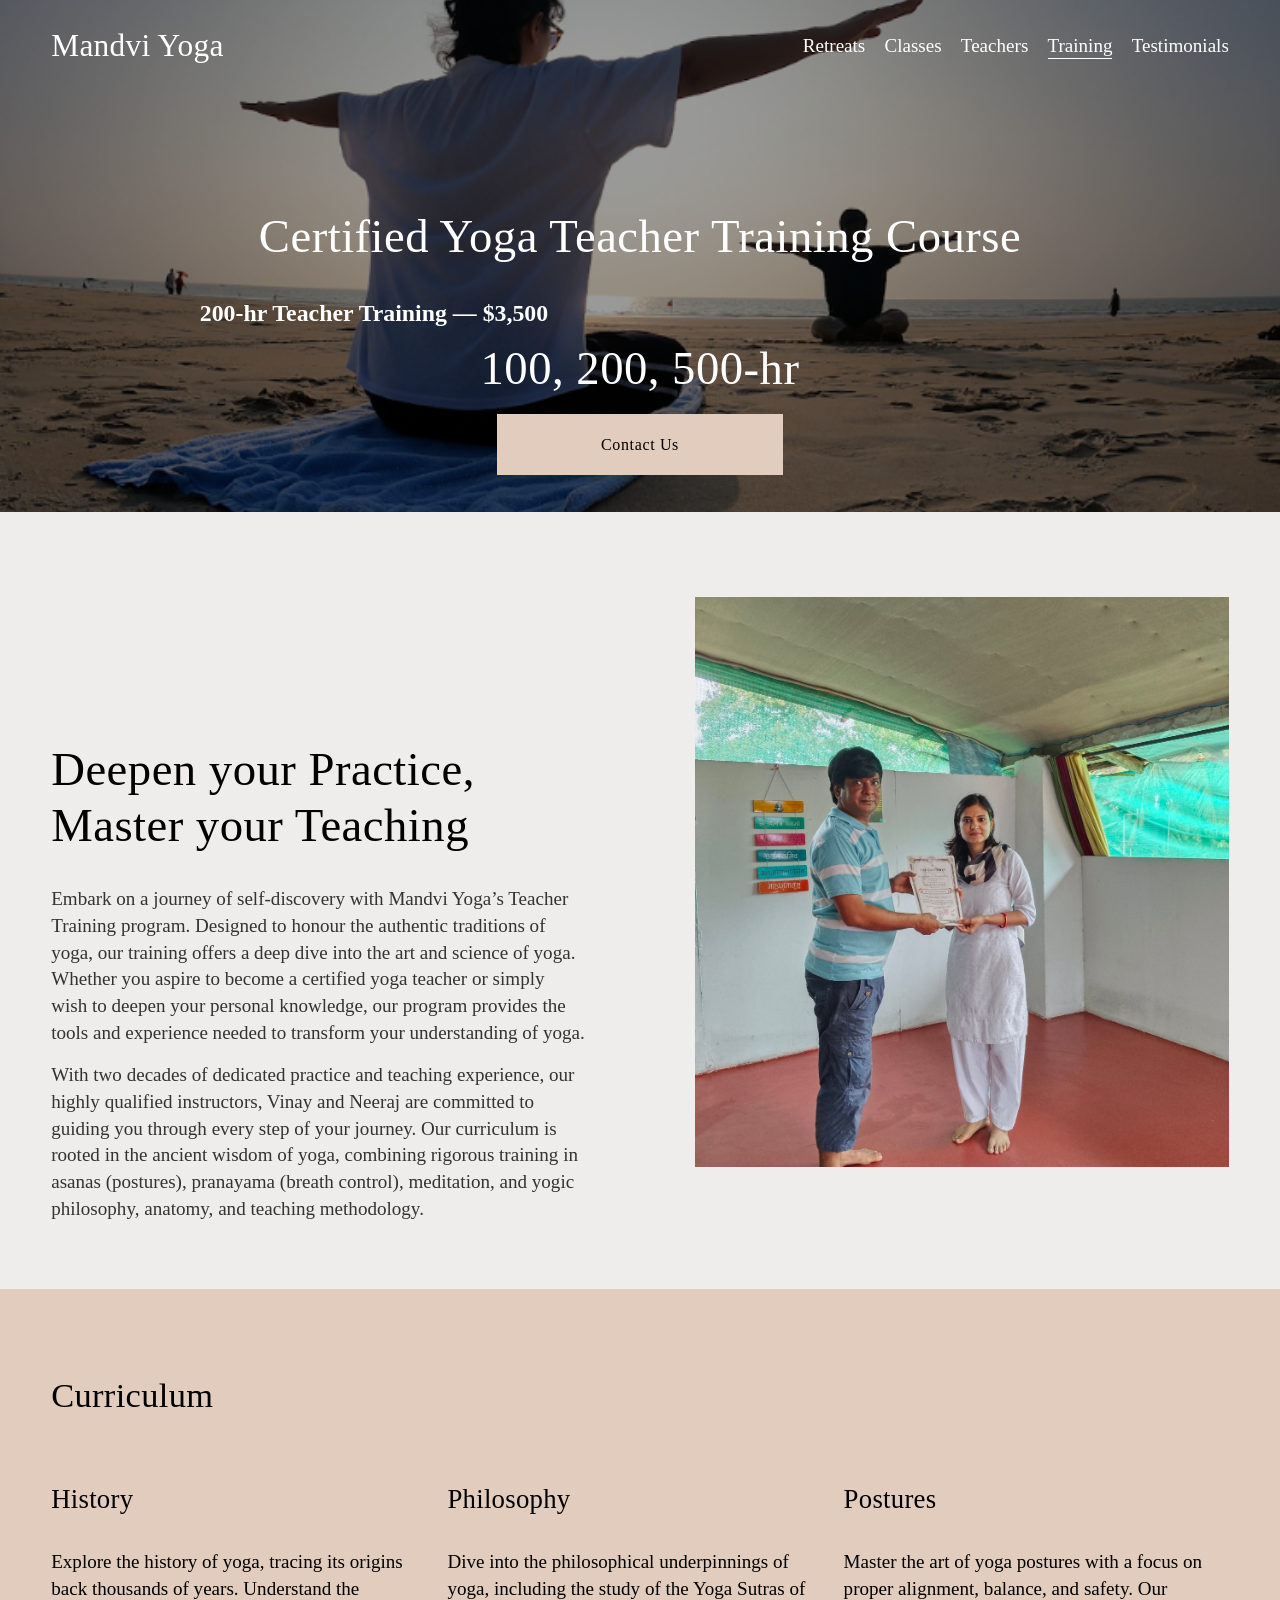
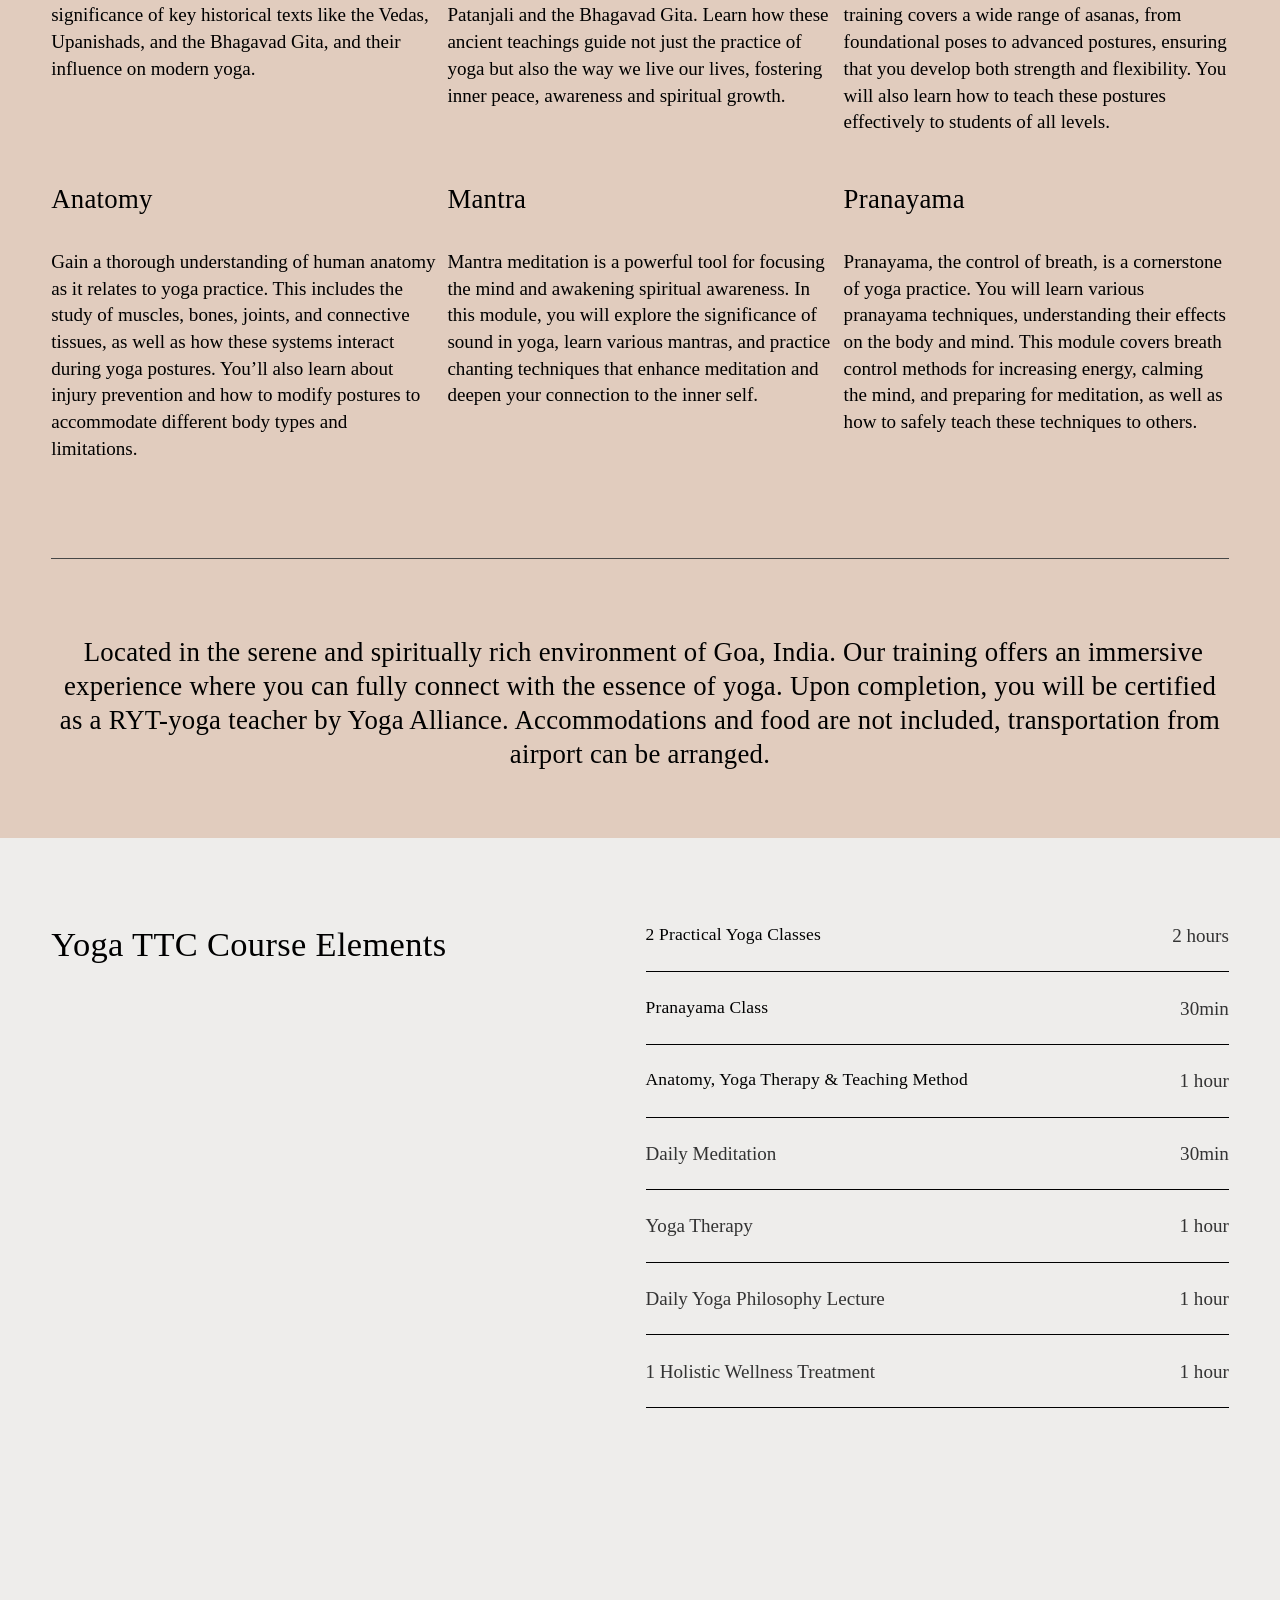
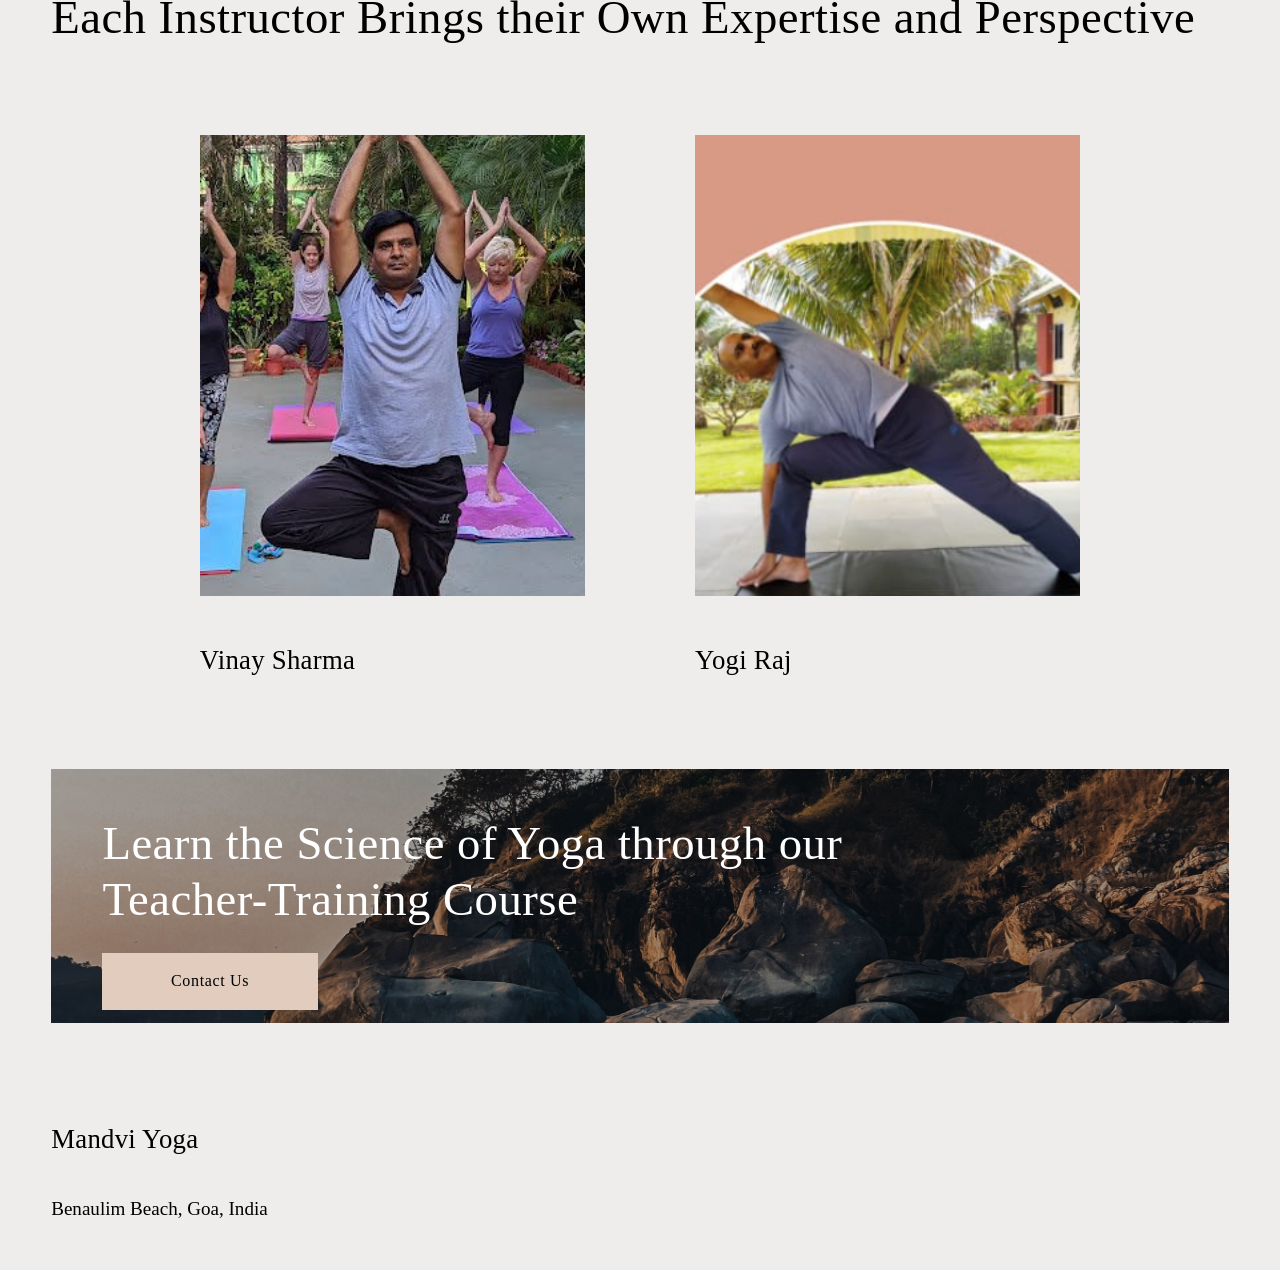
<file: teachertraining/index.html>
<!doctype html>
<html xmlns:og="http://opengraphprotocol.org/schema/" xmlns:fb="http://www.facebook.com/2008/fbml" lang="en-IN"  >
  <head>
    <meta http-equiv="X-UA-Compatible" content="IE=edge,chrome=1">
    <meta name="viewport" content="width=device-width, initial-scale=1">
    <!-- This is Squarespace. --><!-- pelican-cardioid-l9jr -->
<base href="">
<meta charset="utf-8" />
<title>Training &mdash; Mandvi Yoga</title>
<meta http-equiv="Accept-CH" content="Sec-CH-UA-Platform-Version, Sec-CH-UA-Model" /><link rel="icon" type="image/x-icon" href="../assets/img/31143_default-favicon.ico"/>
<link rel="canonical" href="https://www.mandviyoga.com/teachertraining"/>
<meta property="og:site_name" content="Mandvi Yoga"/>
<meta property="og:title" content="Training &mdash; Mandvi Yoga"/>
<meta property="og:url" content="https://www.mandviyoga.com/teachertraining"/>
<meta property="og:type" content="website"/>
<meta itemprop="name" content="Training — Mandvi Yoga"/>
<meta itemprop="url" content="https://www.mandviyoga.com/teachertraining"/>
<meta name="twitter:title" content="Training — Mandvi Yoga"/>
<meta name="twitter:url" content="https://www.mandviyoga.com/teachertraining"/>
<meta name="twitter:card" content="summary"/>
<meta name="description" content="" />

<link rel="preconnect" href="https://use.typekit.net" crossorigin>
<link rel="preconnect" href="https://p.typekit.net" crossorigin>


<style>@keyframes fonts-loading { 0%, 99% { color: transparent; } } html.wf-loading * { animation: fonts-loading 3s; }</style>

<style data-sqsp-font-ids="6a3136c57d426c0f4007fbe4">
/* vietnamese */
@font-face {
  font-family: 'League Gothic';
  font-style: normal;
  font-weight: 400;
  font-display: swap;
  src: url(../assets/img/91324_vietnamese.woff2) format('woff2');
  unicode-range: U+0102-0103, U+0110-0111, U+0128-0129, U+0168-0169, U+01A0-01A1, U+01AF-01B0, U+0300-0301, U+0303-0304, U+0308-0309, U+0323, U+0329, U+1EA0-1EF9, U+20AB;
}
/* latin */
@font-face {
  font-family: 'League Gothic';
  font-style: normal;
  font-weight: 400;
  font-display: swap;
  src: url(../assets/img/87225_latin.woff2) format('woff2');
  unicode-range: U+0000-00FF, U+0131, U+0152-0153, U+02BB-02BC, U+02C6, U+02DA, U+02DC, U+0304, U+0308, U+0329, U+2000-206F, U+20AC, U+2122, U+2191, U+2193, U+2212, U+2215, U+FEFF, U+FFFD;
}
/* latin-ext */
@font-face {
  font-family: 'League Gothic';
  font-style: normal;
  font-weight: 400;
  font-display: swap;
  src: url(../assets/img/39819_latin-ext.woff2) format('woff2');
  unicode-range: U+0100-02BA, U+02BD-02C5, U+02C7-02CC, U+02CE-02D7, U+02DD-02FF, U+0304, U+0308, U+0329, U+1D00-1DBF, U+1E00-1E9F, U+1EF2-1EFF, U+2020, U+20A0-20AB, U+20AD-20C0, U+2113, U+2C60-2C7F, U+A720-A7FF;
}
</style>














<link rel="stylesheet" type="text/css" href="../assets/css/8002_website.components.button.styles.css"><link rel="stylesheet" type="text/css" href="../assets/css/88374_website.components.horizontalrule.styles.css"><link rel="stylesheet" type="text/css" href="../assets/css/58924_website.components.imageFluid.styles.css"><link rel="stylesheet" type="text/css" href="../assets/css/79134_website.components.html.styles.css"><script type="application/ld+json">{"url":"https://www.mandviyoga.com","name":"Mandvi Yoga","@context":"http://schema.org","@type":"WebSite"}</script><script type="application/ld+json">{"address":"","openingHours":"","@context":"http://schema.org","@type":"LocalBusiness"}</script><link rel="stylesheet" type="text/css" href="../assets/css/74590_site.css"><link rel="stylesheet" type="text/css" href="../assets/css/17476_static.css">
<!-- End of Squarespace Headers -->
    
    
  <style>.sqs-block-form .sqs-block-content > *:not(.mv-contact-form),[data-controller='ProductList'] .product-list-item,.header-actions .user-accounts-link,.header-actions .cart-link,[data-animation-role]{opacity:1 !important;transform:none !important;}</style>
</head>

  <body
    id="collection-66d20e485efd467f5f214bf3"
    class="
      tweak-blog-alternating-side-by-side-width-inset tweak-blog-alternating-side-by-side-image-aspect-ratio-11-square tweak-blog-alternating-side-by-side-text-alignment-left tweak-blog-alternating-side-by-side-read-more-style-show tweak-blog-alternating-side-by-side-image-text-alignment-middle tweak-blog-alternating-side-by-side-delimiter-bullet tweak-blog-alternating-side-by-side-meta-position-top tweak-blog-alternating-side-by-side-primary-meta-categories tweak-blog-alternating-side-by-side-secondary-meta-date tweak-blog-alternating-side-by-side-excerpt-show image-block-poster-text-alignment-center image-block-card-content-position-center image-block-card-text-alignment-left image-block-overlap-content-position-center image-block-overlap-text-alignment-left image-block-collage-content-position-top image-block-collage-text-alignment-left image-block-stack-text-alignment-left form-use-theme-colors form-field-style-solid form-field-shape-square form-field-border-all form-field-checkbox-type-icon form-field-checkbox-fill-solid form-field-checkbox-color-inverted form-field-checkbox-shape-square form-field-checkbox-layout-stack form-field-radio-type-icon form-field-radio-fill-solid form-field-radio-color-normal form-field-radio-shape-pill form-field-radio-layout-stack form-field-survey-fill-solid form-field-survey-color-normal form-field-survey-shape-pill form-field-hover-focus-outline form-submit-button-style-label  tweak-global-animations-complexity-level-detailed tweak-global-animations-animation-style-fade tweak-global-animations-animation-type-none tweak-global-animations-animation-curve-ease tweak-blog-masonry-width-full tweak-blog-masonry-text-alignment-left tweak-blog-masonry-primary-meta-categories tweak-blog-masonry-secondary-meta-none tweak-blog-masonry-meta-position-top tweak-blog-masonry-read-more-style-hide tweak-blog-masonry-delimiter-space tweak-blog-masonry-image-placement-above tweak-blog-masonry-excerpt-hide tweak-portfolio-grid-overlay-width-full tweak-portfolio-grid-overlay-height-small tweak-portfolio-grid-overlay-image-aspect-ratio-43-four-three tweak-portfolio-grid-overlay-text-placement-center tweak-portfolio-grid-overlay-show-text-after-hover tweak-blog-single-column-width-inset tweak-blog-single-column-text-alignment-center tweak-blog-single-column-image-placement-above tweak-blog-single-column-delimiter-bullet tweak-blog-single-column-read-more-style-show tweak-blog-single-column-primary-meta-categories tweak-blog-single-column-secondary-meta-date tweak-blog-single-column-meta-position-top tweak-blog-single-column-content-excerpt-and-title header-width-inset tweak-transparent-header tweak-fixed-header tweak-fixed-header-style-basic tweak-blog-item-width-narrow tweak-blog-item-text-alignment-left tweak-blog-item-meta-position-above-title tweak-blog-item-delimiter-dash tweak-blog-side-by-side-width-inset tweak-blog-side-by-side-image-placement-left tweak-blog-side-by-side-image-aspect-ratio-11-square tweak-blog-side-by-side-primary-meta-categories tweak-blog-side-by-side-secondary-meta-date tweak-blog-side-by-side-meta-position-top tweak-blog-side-by-side-text-alignment-left tweak-blog-side-by-side-image-text-alignment-middle tweak-blog-side-by-side-read-more-style-show tweak-blog-side-by-side-delimiter-bullet tweak-blog-side-by-side-excerpt-show primary-button-style-solid primary-button-shape-square secondary-button-style-solid secondary-button-shape-square tertiary-button-style-solid tertiary-button-shape-square tweak-events-stacked-width-inset tweak-events-stacked-height-small tweak-events-stacked-show-past-events tweak-events-stacked-show-thumbnails tweak-events-stacked-thumbnail-size-32-standard tweak-events-stacked-date-style-side-tag tweak-events-stacked-show-time tweak-events-stacked-show-location tweak-events-stacked-ical-gcal-links tweak-events-stacked-show-excerpt tweak-blog-basic-grid-width-inset tweak-blog-basic-grid-image-aspect-ratio-32-standard tweak-blog-basic-grid-text-alignment-center tweak-blog-basic-grid-delimiter-bullet tweak-blog-basic-grid-image-placement-above tweak-blog-basic-grid-read-more-style-show tweak-blog-basic-grid-primary-meta-categories tweak-blog-basic-grid-secondary-meta-date tweak-blog-basic-grid-excerpt-show tweak-portfolio-grid-basic-width-inset tweak-portfolio-grid-basic-height-medium tweak-portfolio-grid-basic-image-aspect-ratio-43-four-three tweak-portfolio-grid-basic-text-alignment-left tweak-portfolio-grid-basic-hover-effect-zoom header-overlay-alignment-left tweak-portfolio-index-background-link-format-stacked tweak-portfolio-index-background-width-full-bleed tweak-portfolio-index-background-height-large tweak-portfolio-index-background-vertical-alignment-middle tweak-portfolio-index-background-horizontal-alignment-center tweak-portfolio-index-background-delimiter-none tweak-portfolio-index-background-animation-type-fade tweak-portfolio-index-background-animation-duration-medium tweak-portfolio-hover-follow-layout-inline tweak-portfolio-hover-follow-front tweak-portfolio-hover-follow-delimiter-forward-slash tweak-portfolio-hover-follow-animation-type-fade tweak-portfolio-hover-follow-animation-duration-medium tweak-portfolio-hover-static-layout-stacked tweak-portfolio-hover-static-delimiter-hyphen tweak-portfolio-hover-static-animation-type-scale-up tweak-portfolio-hover-static-animation-duration-medium hide-opentable-icons opentable-style-dark tweak-product-quick-view-button-style-floating tweak-product-quick-view-button-position-bottom tweak-product-quick-view-lightbox-excerpt-display-truncate tweak-product-quick-view-lightbox-show-arrows tweak-product-quick-view-lightbox-show-close-button tweak-product-quick-view-lightbox-controls-weight-light native-currency-code-cad collection-66d20e485efd467f5f214bf3 collection-type-page collection-layout-default mobile-style-available sqs-seven-one
      
        
          
        
      
    "
    tabindex="-1"
  >
    <div
      id="siteWrapper"
      class="clearfix site-wrapper"
    >
      
        <div id="floatingCart" class="floating-cart hidden">
          
        </div>
      

      












  <header
    data-test="header"
    id="header"
    
    class="
      
        
          black
        
      
      header theme-col--primary
    "
    data-section-theme="black"
    data-controller="Header"
    data-current-styles="{
                                                                                                                                                          &quot;layout&quot;: &quot;navRight&quot;,
                                                                                                                                                          &quot;action&quot;: {
                                                                                                                                                            &quot;href&quot;: &quot;/joinnow&quot;,
                                                                                                                                                            &quot;buttonText&quot;: &quot;Sign up&quot;,
                                                                                                                                                            &quot;newWindow&quot;: false
                                                                                                                                                          },
                                                                                                                                                          &quot;showSocial&quot;: false,
                                                                                                                                                          &quot;socialOptions&quot;: {
                                                                                                                                                            &quot;socialBorderShape&quot;: &quot;none&quot;,
                                                                                                                                                            &quot;socialBorderStyle&quot;: &quot;outline&quot;,
                                                                                                                                                            &quot;socialBorderThickness&quot;: {
                                                                                                                                                              &quot;unit&quot;: &quot;px&quot;,
                                                                                                                                                              &quot;value&quot;: 1.0
                                                                                                                                                            }
                                                                                                                                                          },
                                                                                                                                                          &quot;sectionTheme&quot;: &quot;&quot;,
                                                                                                                                                          &quot;menuOverlayTheme&quot;: &quot;light&quot;,
                                                                                                                                                          &quot;menuOverlayAnimation&quot;: &quot;fade&quot;,
                                                                                                                                                          &quot;cartStyle&quot;: &quot;cart&quot;,
                                                                                                                                                          &quot;cartText&quot;: &quot;Cart&quot;,
                                                                                                                                                          &quot;showEmptyCartState&quot;: true,
                                                                                                                                                          &quot;cartOptions&quot;: {
                                                                                                                                                            &quot;iconType&quot;: &quot;solid-7&quot;,
                                                                                                                                                            &quot;cartBorderShape&quot;: &quot;none&quot;,
                                                                                                                                                            &quot;cartBorderStyle&quot;: &quot;outline&quot;,
                                                                                                                                                            &quot;cartBorderThickness&quot;: {
                                                                                                                                                              &quot;unit&quot;: &quot;px&quot;,
                                                                                                                                                              &quot;value&quot;: 1.0
                                                                                                                                                            }
                                                                                                                                                          },
                                                                                                                                                          &quot;showButton&quot;: false,
                                                                                                                                                          &quot;showCart&quot;: false,
                                                                                                                                                          &quot;showAccountLogin&quot;: false,
                                                                                                                                                          &quot;headerStyle&quot;: &quot;dynamic&quot;,
                                                                                                                                                          &quot;languagePicker&quot;: {
                                                                                                                                                            &quot;enabled&quot;: false,
                                                                                                                                                            &quot;iconEnabled&quot;: false,
                                                                                                                                                            &quot;iconType&quot;: &quot;globe&quot;,
                                                                                                                                                            &quot;flagShape&quot;: &quot;shiny&quot;,
                                                                                                                                                            &quot;languageFlags&quot;: [ ]
                                                                                                                                                          },
                                                                                                                                                          &quot;iconOptions&quot;: {
                                                                                                                                                            &quot;desktopDropdownIconOptions&quot;: {
                                                                                                                                                              &quot;size&quot;: {
                                                                                                                                                                &quot;unit&quot;: &quot;em&quot;,
                                                                                                                                                                &quot;value&quot;: 1.0
                                                                                                                                                              },
                                                                                                                                                              &quot;iconSpacing&quot;: {
                                                                                                                                                                &quot;unit&quot;: &quot;em&quot;,
                                                                                                                                                                &quot;value&quot;: 0.35
                                                                                                                                                              },
                                                                                                                                                              &quot;strokeWidth&quot;: {
                                                                                                                                                                &quot;unit&quot;: &quot;px&quot;,
                                                                                                                                                                &quot;value&quot;: 1.0
                                                                                                                                                              },
                                                                                                                                                              &quot;endcapType&quot;: &quot;square&quot;,
                                                                                                                                                              &quot;folderDropdownIcon&quot;: &quot;none&quot;,
                                                                                                                                                              &quot;languagePickerIcon&quot;: &quot;openArrowHead&quot;
                                                                                                                                                            },
                                                                                                                                                            &quot;mobileDropdownIconOptions&quot;: {
                                                                                                                                                              &quot;size&quot;: {
                                                                                                                                                                &quot;unit&quot;: &quot;em&quot;,
                                                                                                                                                                &quot;value&quot;: 1.0
                                                                                                                                                              },
                                                                                                                                                              &quot;iconSpacing&quot;: {
                                                                                                                                                                &quot;unit&quot;: &quot;em&quot;,
                                                                                                                                                                &quot;value&quot;: 0.15
                                                                                                                                                              },
                                                                                                                                                              &quot;strokeWidth&quot;: {
                                                                                                                                                                &quot;unit&quot;: &quot;px&quot;,
                                                                                                                                                                &quot;value&quot;: 0.5
                                                                                                                                                              },
                                                                                                                                                              &quot;endcapType&quot;: &quot;square&quot;,
                                                                                                                                                              &quot;folderDropdownIcon&quot;: &quot;openArrowHead&quot;,
                                                                                                                                                              &quot;languagePickerIcon&quot;: &quot;openArrowHead&quot;
                                                                                                                                                            }
                                                                                                                                                          },
                                                                                                                                                          &quot;mobileOptions&quot;: {
                                                                                                                                                            &quot;layout&quot;: &quot;logoLeftNavRight&quot;,
                                                                                                                                                            &quot;menuIconOptions&quot;: {
                                                                                                                                                              &quot;style&quot;: &quot;doubleLineHamburger&quot;,
                                                                                                                                                              &quot;thickness&quot;: {
                                                                                                                                                                &quot;unit&quot;: &quot;px&quot;,
                                                                                                                                                                &quot;value&quot;: 1.0
                                                                                                                                                              }
                                                                                                                                                            }
                                                                                                                                                          },
                                                                                                                                                          &quot;solidOptions&quot;: {
                                                                                                                                                            &quot;headerOpacity&quot;: {
                                                                                                                                                              &quot;unit&quot;: &quot;%&quot;,
                                                                                                                                                              &quot;value&quot;: 100.0
                                                                                                                                                            },
                                                                                                                                                            &quot;blurBackground&quot;: {
                                                                                                                                                              &quot;enabled&quot;: false,
                                                                                                                                                              &quot;blurRadius&quot;: {
                                                                                                                                                                &quot;unit&quot;: &quot;px&quot;,
                                                                                                                                                                &quot;value&quot;: 12.0
                                                                                                                                                              }
                                                                                                                                                            },
                                                                                                                                                            &quot;backgroundColor&quot;: {
                                                                                                                                                              &quot;type&quot;: &quot;SITE_PALETTE_COLOR&quot;,
                                                                                                                                                              &quot;sitePaletteColor&quot;: {
                                                                                                                                                                &quot;colorName&quot;: &quot;white&quot;,
                                                                                                                                                                &quot;alphaModifier&quot;: 1.0
                                                                                                                                                              }
                                                                                                                                                            },
                                                                                                                                                            &quot;navigationColor&quot;: {
                                                                                                                                                              &quot;type&quot;: &quot;SITE_PALETTE_COLOR&quot;,
                                                                                                                                                              &quot;sitePaletteColor&quot;: {
                                                                                                                                                                &quot;colorName&quot;: &quot;black&quot;,
                                                                                                                                                                &quot;alphaModifier&quot;: 1.0
                                                                                                                                                              }
                                                                                                                                                            }
                                                                                                                                                          },
                                                                                                                                                          &quot;gradientOptions&quot;: {
                                                                                                                                                            &quot;gradientType&quot;: &quot;faded&quot;,
                                                                                                                                                            &quot;headerOpacity&quot;: {
                                                                                                                                                              &quot;unit&quot;: &quot;%&quot;,
                                                                                                                                                              &quot;value&quot;: 90.0
                                                                                                                                                            },
                                                                                                                                                            &quot;blurBackground&quot;: {
                                                                                                                                                              &quot;enabled&quot;: false,
                                                                                                                                                              &quot;blurRadius&quot;: {
                                                                                                                                                                &quot;unit&quot;: &quot;px&quot;,
                                                                                                                                                                &quot;value&quot;: 12.0
                                                                                                                                                              }
                                                                                                                                                            },
                                                                                                                                                            &quot;backgroundColor&quot;: {
                                                                                                                                                              &quot;type&quot;: &quot;SITE_PALETTE_COLOR&quot;,
                                                                                                                                                              &quot;sitePaletteColor&quot;: {
                                                                                                                                                                &quot;colorName&quot;: &quot;white&quot;,
                                                                                                                                                                &quot;alphaModifier&quot;: 1.0
                                                                                                                                                              }
                                                                                                                                                            },
                                                                                                                                                            &quot;navigationColor&quot;: {
                                                                                                                                                              &quot;type&quot;: &quot;SITE_PALETTE_COLOR&quot;,
                                                                                                                                                              &quot;sitePaletteColor&quot;: {
                                                                                                                                                                &quot;colorName&quot;: &quot;black&quot;,
                                                                                                                                                                &quot;alphaModifier&quot;: 1.0
                                                                                                                                                              }
                                                                                                                                                            }
                                                                                                                                                          },
                                                                                                                                                          &quot;dropShadowOptions&quot;: {
                                                                                                                                                            &quot;enabled&quot;: false,
                                                                                                                                                            &quot;blur&quot;: {
                                                                                                                                                              &quot;unit&quot;: &quot;px&quot;,
                                                                                                                                                              &quot;value&quot;: 12.0
                                                                                                                                                            },
                                                                                                                                                            &quot;spread&quot;: {
                                                                                                                                                              &quot;unit&quot;: &quot;px&quot;,
                                                                                                                                                              &quot;value&quot;: 0.0
                                                                                                                                                            },
                                                                                                                                                            &quot;distance&quot;: {
                                                                                                                                                              &quot;unit&quot;: &quot;px&quot;,
                                                                                                                                                              &quot;value&quot;: 12.0
                                                                                                                                                            }
                                                                                                                                                          },
                                                                                                                                                          &quot;borderOptions&quot;: {
                                                                                                                                                            &quot;enabled&quot;: false,
                                                                                                                                                            &quot;position&quot;: &quot;allSides&quot;,
                                                                                                                                                            &quot;thickness&quot;: {
                                                                                                                                                              &quot;unit&quot;: &quot;px&quot;,
                                                                                                                                                              &quot;value&quot;: 4.0
                                                                                                                                                            },
                                                                                                                                                            &quot;color&quot;: {
                                                                                                                                                              &quot;type&quot;: &quot;SITE_PALETTE_COLOR&quot;,
                                                                                                                                                              &quot;sitePaletteColor&quot;: {
                                                                                                                                                                &quot;colorName&quot;: &quot;black&quot;,
                                                                                                                                                                &quot;alphaModifier&quot;: 1.0
                                                                                                                                                              }
                                                                                                                                                            }
                                                                                                                                                          },
                                                                                                                                                          &quot;showPromotedElement&quot;: false,
                                                                                                                                                          &quot;buttonVariant&quot;: &quot;primary&quot;,
                                                                                                                                                          &quot;blurBackground&quot;: {
                                                                                                                                                            &quot;enabled&quot;: false,
                                                                                                                                                            &quot;blurRadius&quot;: {
                                                                                                                                                              &quot;unit&quot;: &quot;px&quot;,
                                                                                                                                                              &quot;value&quot;: 12.0
                                                                                                                                                            }
                                                                                                                                                          },
                                                                                                                                                          &quot;headerOpacity&quot;: {
                                                                                                                                                            &quot;unit&quot;: &quot;%&quot;,
                                                                                                                                                            &quot;value&quot;: 100.0
                                                                                                                                                          }
                                                                                                                                                        }"
    data-section-id="header"
    data-header-style="dynamic"
    data-language-picker="{
                                                                                                                                                          &quot;enabled&quot;: false,
                                                                                                                                                          &quot;iconEnabled&quot;: false,
                                                                                                                                                          &quot;iconType&quot;: &quot;globe&quot;,
                                                                                                                                                          &quot;flagShape&quot;: &quot;shiny&quot;,
                                                                                                                                                          &quot;languageFlags&quot;: [ ]
                                                                                                                                                        }"
    
    
    data-first-focusable-element
    tabindex="-1"
    style="
      
      
        --headerBorderColor: hsla(var(--black-hsl), 1);
      
      
        --solidHeaderBackgroundColor: hsla(var(--white-hsl), 1);
      
      
        --solidHeaderNavigationColor: hsla(var(--black-hsl), 1);
      
      
        --gradientHeaderBackgroundColor: hsla(var(--white-hsl), 1);
      
      
        --gradientHeaderNavigationColor: hsla(var(--black-hsl), 1);
      
    "
  >
    <svg  style="display:none" viewBox="0 0 22 22" xmlns="http://www.w3.org/2000/svg">
  <symbol id="circle" >
    <path d="M11.5 17C14.5376 17 17 14.5376 17 11.5C17 8.46243 14.5376 6 11.5 6C8.46243 6 6 8.46243 6 11.5C6 14.5376 8.46243 17 11.5 17Z" fill="none" />
  </symbol>

  <symbol id="circleFilled" >
    <path d="M11.5 17C14.5376 17 17 14.5376 17 11.5C17 8.46243 14.5376 6 11.5 6C8.46243 6 6 8.46243 6 11.5C6 14.5376 8.46243 17 11.5 17Z" />
  </symbol>

  <symbol id="dash" >
    <path d="M11 11H19H3" />
  </symbol>

  <symbol id="squareFilled" >
    <rect x="6" y="6" width="11" height="11" />
  </symbol>

  <symbol id="square" >
    <rect x="7" y="7" width="9" height="9" fill="none" stroke="inherit" />
  </symbol>
  
  <symbol id="plus" >
    <path d="M11 3V19" />
    <path d="M19 11L3 11"/>
  </symbol>
  
  <symbol id="closedArrow" >
    <path d="M11 11V2M11 18.1797L17 11.1477L5 11.1477L11 18.1797Z" fill="none" />
  </symbol>
  
  <symbol id="closedArrowFilled" >
    <path d="M11 11L11 2" stroke="inherit" fill="none"  />
    <path fill-rule="evenodd" clip-rule="evenodd" d="M2.74695 9.38428L19.038 9.38428L10.8925 19.0846L2.74695 9.38428Z" stroke-width="1" />
  </symbol>
  
  <symbol id="closedArrowHead" viewBox="0 0 22 22"  xmlns="http://www.w3.org/2000/symbol">
    <path d="M18 7L11 15L4 7L18 7Z" fill="none" stroke="inherit" />
  </symbol>
  
  
  <symbol id="closedArrowHeadFilled" viewBox="0 0 22 22"  xmlns="http://www.w3.org/2000/symbol">
    <path d="M18.875 6.5L11 15.5L3.125 6.5L18.875 6.5Z" />
  </symbol>
  
  <symbol id="openArrow" >
    <path d="M11 18.3591L11 3" stroke="inherit" fill="none"  />
    <path d="M18 11.5L11 18.5L4 11.5" stroke="inherit" fill="none"  />
  </symbol>
  
  <symbol id="openArrowHead" >
    <path d="M18 7L11 14L4 7" fill="none" />
  </symbol>

  <symbol id="pinchedArrow" >
    <path d="M11 17.3591L11 2" fill="none" />
    <path d="M2 11C5.85455 12.2308 8.81818 14.9038 11 18C13.1818 14.8269 16.1455 12.1538 20 11" fill="none" />
  </symbol>

  <symbol id="pinchedArrowFilled" >
    <path d="M11.05 10.4894C7.04096 8.73759 1.05005 8 1.05005 8C6.20459 11.3191 9.41368 14.1773 11.05 21C12.6864 14.0851 15.8955 11.227 21.05 8C21.05 8 15.0591 8.73759 11.05 10.4894Z" stroke-width="1"/>
    <path d="M11 11L11 1" fill="none"/>
  </symbol>

  <symbol id="pinchedArrowHead" >
    <path d="M2 7.24091C5.85455 8.40454 8.81818 10.9318 11 13.8591C13.1818 10.8591 16.1455 8.33181 20 7.24091"  fill="none" />
  </symbol>
  
  <symbol id="pinchedArrowHeadFilled" >
    <path d="M11.05 7.1591C7.04096 5.60456 1.05005 4.95001 1.05005 4.95001C6.20459 7.89547 9.41368 10.4318 11.05 16.4864C12.6864 10.35 15.8955 7.81365 21.05 4.95001C21.05 4.95001 15.0591 5.60456 11.05 7.1591Z" />
  </symbol>

</svg>
    
<div class="sqs-announcement-bar-dropzone"></div>

    <div class="header-announcement-bar-wrapper">
      
      <a
        href="#page"
        class="header-skip-link sqs-button-element--primary"
      >
        Skip to Content
      </a>
      


<style>
    @supports (-webkit-backdrop-filter: none) or (backdrop-filter: none) {
        .header-blur-background {
            
            
        }
    }
</style>
      <div
        class="header-border"
        data-header-style="dynamic"
        data-header-border="false"
        data-test="header-border"
        style="




"
      ></div>
      <div
        class="header-dropshadow"
        data-header-style="dynamic"
        data-header-dropshadow="false"
        data-test="header-dropshadow"
        style=""
      ></div>
      
      

      <div class='header-inner container--fluid
        
        
        
         header-mobile-layout-logo-left-nav-right
        
        
        
        
        
        
         header-layout-nav-right
        
        
        
        
        
        
        
        
        '
        data-test="header-inner"
        >
        <!-- Background -->
        <div class="header-background theme-bg--primary"></div>

        <div class="header-display-desktop" data-content-field="site-title">
          

          

          

          

          

          
          
            
            <!-- Social -->
            
          
            
            <!-- Title and nav wrapper -->
            <div class="header-title-nav-wrapper">
              

              

              
                
                <!-- Title -->
                
                  <div
                    class="
                      header-title
                      
                    "
                    data-animation-role="header-element"
                  >
                    
                      <div class="header-title-text">
                        <a id="site-title" href="../" data-animation-role="header-element">Mandvi Yoga</a>
                      </div>
                    
                    
                  </div>
                
              
                
                <!-- Nav -->
                <div class="header-nav">
                  <div class="header-nav-wrapper">
                    <nav class="header-nav-list">
                      


  
    <div class="header-nav-item header-nav-item--collection">
      <a
        href="../services-5/"
        data-animation-role="header-element"
        
      >
        Retreats
      </a>
    </div>
  
  
  


  
    <div class="header-nav-item header-nav-item--collection">
      <a
        href="../classes/"
        data-animation-role="header-element"
        
      >
        Classes
      </a>
    </div>
  
  
  


  
    <div class="header-nav-item header-nav-item--collection">
      <a
        href="../teachers/"
        data-animation-role="header-element"
        
      >
        Teachers
      </a>
    </div>
  
  
  


  
    <div class="header-nav-item header-nav-item--collection header-nav-item--active">
      <a
        href="../teachertraining/"
        data-animation-role="header-element"
        
          aria-current="page"
        
      >
        Training
      </a>
    </div>
  
  
  


  
    <div class="header-nav-item header-nav-item--collection">
      <a
        href="../testimonials/"
        data-animation-role="header-element"
        
      >
        Testimonials
      </a>
    </div>
  
  
  



                    </nav>
                  </div>
                </div>
              
              
            </div>
          
            
            <!-- Actions -->
            <div class="header-actions header-actions--right">
              
                
              
              

              

            
            

              
              <div class="showOnMobile">
                
              </div>

              
              <div class="showOnDesktop">
                
              </div>

              
            </div>
          
            


<style>
  .top-bun, 
  .patty, 
  .bottom-bun {
    height: 1px;
  }
</style>

<!-- Burger -->
<div class="header-burger

  menu-overlay-does-not-have-visible-non-navigation-items


  
  no-actions
  
" data-animation-role="header-element">
  <button class="header-burger-btn burger" data-test="header-burger">
    <span hidden class="js-header-burger-open-title visually-hidden">Open Menu</span>
    <span hidden class="js-header-burger-close-title visually-hidden">Close Menu</span>
    <div class="burger-box">
      <div class="burger-inner header-menu-icon-doubleLineHamburger">
        <div class="top-bun"></div>
        <div class="patty"></div>
        <div class="bottom-bun"></div>
      </div>
    </div>
  </button>
</div>

          

        </div>
        <div class="header-display-mobile" data-content-field="site-title">
          
            
            <!-- Social -->
            
          
            
            <!-- Title and nav wrapper -->
            <div class="header-title-nav-wrapper">
              

              

              
                
                <!-- Title -->
                
                  <div
                    class="
                      header-title
                      
                    "
                    data-animation-role="header-element"
                  >
                    
                      <div class="header-title-text">
                        <a id="site-title" href="../" data-animation-role="header-element">Mandvi Yoga</a>
                      </div>
                    
                    
                  </div>
                
              
                
                <!-- Nav -->
                <div class="header-nav">
                  <div class="header-nav-wrapper">
                    <nav class="header-nav-list">
                      


  
    <div class="header-nav-item header-nav-item--collection">
      <a
        href="../services-5/"
        data-animation-role="header-element"
        
      >
        Retreats
      </a>
    </div>
  
  
  


  
    <div class="header-nav-item header-nav-item--collection">
      <a
        href="../classes/"
        data-animation-role="header-element"
        
      >
        Classes
      </a>
    </div>
  
  
  


  
    <div class="header-nav-item header-nav-item--collection">
      <a
        href="../teachers/"
        data-animation-role="header-element"
        
      >
        Teachers
      </a>
    </div>
  
  
  


  
    <div class="header-nav-item header-nav-item--collection header-nav-item--active">
      <a
        href="../teachertraining/"
        data-animation-role="header-element"
        
          aria-current="page"
        
      >
        Training
      </a>
    </div>
  
  
  


  
    <div class="header-nav-item header-nav-item--collection">
      <a
        href="../testimonials/"
        data-animation-role="header-element"
        
      >
        Testimonials
      </a>
    </div>
  
  
  



                    </nav>
                  </div>
                </div>
              
              
            </div>
          
            
            <!-- Actions -->
            <div class="header-actions header-actions--right">
              
                
              
              

              

            
            

              
              <div class="showOnMobile">
                
              </div>

              
              <div class="showOnDesktop">
                
              </div>

              
            </div>
          
            


<style>
  .top-bun, 
  .patty, 
  .bottom-bun {
    height: 1px;
  }
</style>

<!-- Burger -->
<div class="header-burger

  menu-overlay-does-not-have-visible-non-navigation-items


  
  no-actions
  
" data-animation-role="header-element">
  <button class="header-burger-btn burger" data-test="header-burger">
    <span hidden class="js-header-burger-open-title visually-hidden">Open Menu</span>
    <span hidden class="js-header-burger-close-title visually-hidden">Close Menu</span>
    <div class="burger-box">
      <div class="burger-inner header-menu-icon-doubleLineHamburger">
        <div class="top-bun"></div>
        <div class="patty"></div>
        <div class="bottom-bun"></div>
      </div>
    </div>
  </button>
</div>

          
          
          
          
          
        </div>
      </div>
    </div>
    <!-- (Mobile) Menu Navigation -->
    <div class="header-menu header-menu--folder-list
      light
      
      
      
      
      "
      data-section-theme="light"
      data-current-styles="{
                                                                                                                                                          &quot;layout&quot;: &quot;navRight&quot;,
                                                                                                                                                          &quot;action&quot;: {
                                                                                                                                                            &quot;href&quot;: &quot;/joinnow&quot;,
                                                                                                                                                            &quot;buttonText&quot;: &quot;Sign up&quot;,
                                                                                                                                                            &quot;newWindow&quot;: false
                                                                                                                                                          },
                                                                                                                                                          &quot;showSocial&quot;: false,
                                                                                                                                                          &quot;socialOptions&quot;: {
                                                                                                                                                            &quot;socialBorderShape&quot;: &quot;none&quot;,
                                                                                                                                                            &quot;socialBorderStyle&quot;: &quot;outline&quot;,
                                                                                                                                                            &quot;socialBorderThickness&quot;: {
                                                                                                                                                              &quot;unit&quot;: &quot;px&quot;,
                                                                                                                                                              &quot;value&quot;: 1.0
                                                                                                                                                            }
                                                                                                                                                          },
                                                                                                                                                          &quot;sectionTheme&quot;: &quot;&quot;,
                                                                                                                                                          &quot;menuOverlayTheme&quot;: &quot;light&quot;,
                                                                                                                                                          &quot;menuOverlayAnimation&quot;: &quot;fade&quot;,
                                                                                                                                                          &quot;cartStyle&quot;: &quot;cart&quot;,
                                                                                                                                                          &quot;cartText&quot;: &quot;Cart&quot;,
                                                                                                                                                          &quot;showEmptyCartState&quot;: true,
                                                                                                                                                          &quot;cartOptions&quot;: {
                                                                                                                                                            &quot;iconType&quot;: &quot;solid-7&quot;,
                                                                                                                                                            &quot;cartBorderShape&quot;: &quot;none&quot;,
                                                                                                                                                            &quot;cartBorderStyle&quot;: &quot;outline&quot;,
                                                                                                                                                            &quot;cartBorderThickness&quot;: {
                                                                                                                                                              &quot;unit&quot;: &quot;px&quot;,
                                                                                                                                                              &quot;value&quot;: 1.0
                                                                                                                                                            }
                                                                                                                                                          },
                                                                                                                                                          &quot;showButton&quot;: false,
                                                                                                                                                          &quot;showCart&quot;: false,
                                                                                                                                                          &quot;showAccountLogin&quot;: false,
                                                                                                                                                          &quot;headerStyle&quot;: &quot;dynamic&quot;,
                                                                                                                                                          &quot;languagePicker&quot;: {
                                                                                                                                                            &quot;enabled&quot;: false,
                                                                                                                                                            &quot;iconEnabled&quot;: false,
                                                                                                                                                            &quot;iconType&quot;: &quot;globe&quot;,
                                                                                                                                                            &quot;flagShape&quot;: &quot;shiny&quot;,
                                                                                                                                                            &quot;languageFlags&quot;: [ ]
                                                                                                                                                          },
                                                                                                                                                          &quot;iconOptions&quot;: {
                                                                                                                                                            &quot;desktopDropdownIconOptions&quot;: {
                                                                                                                                                              &quot;size&quot;: {
                                                                                                                                                                &quot;unit&quot;: &quot;em&quot;,
                                                                                                                                                                &quot;value&quot;: 1.0
                                                                                                                                                              },
                                                                                                                                                              &quot;iconSpacing&quot;: {
                                                                                                                                                                &quot;unit&quot;: &quot;em&quot;,
                                                                                                                                                                &quot;value&quot;: 0.35
                                                                                                                                                              },
                                                                                                                                                              &quot;strokeWidth&quot;: {
                                                                                                                                                                &quot;unit&quot;: &quot;px&quot;,
                                                                                                                                                                &quot;value&quot;: 1.0
                                                                                                                                                              },
                                                                                                                                                              &quot;endcapType&quot;: &quot;square&quot;,
                                                                                                                                                              &quot;folderDropdownIcon&quot;: &quot;none&quot;,
                                                                                                                                                              &quot;languagePickerIcon&quot;: &quot;openArrowHead&quot;
                                                                                                                                                            },
                                                                                                                                                            &quot;mobileDropdownIconOptions&quot;: {
                                                                                                                                                              &quot;size&quot;: {
                                                                                                                                                                &quot;unit&quot;: &quot;em&quot;,
                                                                                                                                                                &quot;value&quot;: 1.0
                                                                                                                                                              },
                                                                                                                                                              &quot;iconSpacing&quot;: {
                                                                                                                                                                &quot;unit&quot;: &quot;em&quot;,
                                                                                                                                                                &quot;value&quot;: 0.15
                                                                                                                                                              },
                                                                                                                                                              &quot;strokeWidth&quot;: {
                                                                                                                                                                &quot;unit&quot;: &quot;px&quot;,
                                                                                                                                                                &quot;value&quot;: 0.5
                                                                                                                                                              },
                                                                                                                                                              &quot;endcapType&quot;: &quot;square&quot;,
                                                                                                                                                              &quot;folderDropdownIcon&quot;: &quot;openArrowHead&quot;,
                                                                                                                                                              &quot;languagePickerIcon&quot;: &quot;openArrowHead&quot;
                                                                                                                                                            }
                                                                                                                                                          },
                                                                                                                                                          &quot;mobileOptions&quot;: {
                                                                                                                                                            &quot;layout&quot;: &quot;logoLeftNavRight&quot;,
                                                                                                                                                            &quot;menuIconOptions&quot;: {
                                                                                                                                                              &quot;style&quot;: &quot;doubleLineHamburger&quot;,
                                                                                                                                                              &quot;thickness&quot;: {
                                                                                                                                                                &quot;unit&quot;: &quot;px&quot;,
                                                                                                                                                                &quot;value&quot;: 1.0
                                                                                                                                                              }
                                                                                                                                                            }
                                                                                                                                                          },
                                                                                                                                                          &quot;solidOptions&quot;: {
                                                                                                                                                            &quot;headerOpacity&quot;: {
                                                                                                                                                              &quot;unit&quot;: &quot;%&quot;,
                                                                                                                                                              &quot;value&quot;: 100.0
                                                                                                                                                            },
                                                                                                                                                            &quot;blurBackground&quot;: {
                                                                                                                                                              &quot;enabled&quot;: false,
                                                                                                                                                              &quot;blurRadius&quot;: {
                                                                                                                                                                &quot;unit&quot;: &quot;px&quot;,
                                                                                                                                                                &quot;value&quot;: 12.0
                                                                                                                                                              }
                                                                                                                                                            },
                                                                                                                                                            &quot;backgroundColor&quot;: {
                                                                                                                                                              &quot;type&quot;: &quot;SITE_PALETTE_COLOR&quot;,
                                                                                                                                                              &quot;sitePaletteColor&quot;: {
                                                                                                                                                                &quot;colorName&quot;: &quot;white&quot;,
                                                                                                                                                                &quot;alphaModifier&quot;: 1.0
                                                                                                                                                              }
                                                                                                                                                            },
                                                                                                                                                            &quot;navigationColor&quot;: {
                                                                                                                                                              &quot;type&quot;: &quot;SITE_PALETTE_COLOR&quot;,
                                                                                                                                                              &quot;sitePaletteColor&quot;: {
                                                                                                                                                                &quot;colorName&quot;: &quot;black&quot;,
                                                                                                                                                                &quot;alphaModifier&quot;: 1.0
                                                                                                                                                              }
                                                                                                                                                            }
                                                                                                                                                          },
                                                                                                                                                          &quot;gradientOptions&quot;: {
                                                                                                                                                            &quot;gradientType&quot;: &quot;faded&quot;,
                                                                                                                                                            &quot;headerOpacity&quot;: {
                                                                                                                                                              &quot;unit&quot;: &quot;%&quot;,
                                                                                                                                                              &quot;value&quot;: 90.0
                                                                                                                                                            },
                                                                                                                                                            &quot;blurBackground&quot;: {
                                                                                                                                                              &quot;enabled&quot;: false,
                                                                                                                                                              &quot;blurRadius&quot;: {
                                                                                                                                                                &quot;unit&quot;: &quot;px&quot;,
                                                                                                                                                                &quot;value&quot;: 12.0
                                                                                                                                                              }
                                                                                                                                                            },
                                                                                                                                                            &quot;backgroundColor&quot;: {
                                                                                                                                                              &quot;type&quot;: &quot;SITE_PALETTE_COLOR&quot;,
                                                                                                                                                              &quot;sitePaletteColor&quot;: {
                                                                                                                                                                &quot;colorName&quot;: &quot;white&quot;,
                                                                                                                                                                &quot;alphaModifier&quot;: 1.0
                                                                                                                                                              }
                                                                                                                                                            },
                                                                                                                                                            &quot;navigationColor&quot;: {
                                                                                                                                                              &quot;type&quot;: &quot;SITE_PALETTE_COLOR&quot;,
                                                                                                                                                              &quot;sitePaletteColor&quot;: {
                                                                                                                                                                &quot;colorName&quot;: &quot;black&quot;,
                                                                                                                                                                &quot;alphaModifier&quot;: 1.0
                                                                                                                                                              }
                                                                                                                                                            }
                                                                                                                                                          },
                                                                                                                                                          &quot;dropShadowOptions&quot;: {
                                                                                                                                                            &quot;enabled&quot;: false,
                                                                                                                                                            &quot;blur&quot;: {
                                                                                                                                                              &quot;unit&quot;: &quot;px&quot;,
                                                                                                                                                              &quot;value&quot;: 12.0
                                                                                                                                                            },
                                                                                                                                                            &quot;spread&quot;: {
                                                                                                                                                              &quot;unit&quot;: &quot;px&quot;,
                                                                                                                                                              &quot;value&quot;: 0.0
                                                                                                                                                            },
                                                                                                                                                            &quot;distance&quot;: {
                                                                                                                                                              &quot;unit&quot;: &quot;px&quot;,
                                                                                                                                                              &quot;value&quot;: 12.0
                                                                                                                                                            }
                                                                                                                                                          },
                                                                                                                                                          &quot;borderOptions&quot;: {
                                                                                                                                                            &quot;enabled&quot;: false,
                                                                                                                                                            &quot;position&quot;: &quot;allSides&quot;,
                                                                                                                                                            &quot;thickness&quot;: {
                                                                                                                                                              &quot;unit&quot;: &quot;px&quot;,
                                                                                                                                                              &quot;value&quot;: 4.0
                                                                                                                                                            },
                                                                                                                                                            &quot;color&quot;: {
                                                                                                                                                              &quot;type&quot;: &quot;SITE_PALETTE_COLOR&quot;,
                                                                                                                                                              &quot;sitePaletteColor&quot;: {
                                                                                                                                                                &quot;colorName&quot;: &quot;black&quot;,
                                                                                                                                                                &quot;alphaModifier&quot;: 1.0
                                                                                                                                                              }
                                                                                                                                                            }
                                                                                                                                                          },
                                                                                                                                                          &quot;showPromotedElement&quot;: false,
                                                                                                                                                          &quot;buttonVariant&quot;: &quot;primary&quot;,
                                                                                                                                                          &quot;blurBackground&quot;: {
                                                                                                                                                            &quot;enabled&quot;: false,
                                                                                                                                                            &quot;blurRadius&quot;: {
                                                                                                                                                              &quot;unit&quot;: &quot;px&quot;,
                                                                                                                                                              &quot;value&quot;: 12.0
                                                                                                                                                            }
                                                                                                                                                          },
                                                                                                                                                          &quot;headerOpacity&quot;: {
                                                                                                                                                            &quot;unit&quot;: &quot;%&quot;,
                                                                                                                                                            &quot;value&quot;: 100.0
                                                                                                                                                          }
                                                                                                                                                        }"
      data-section-id="overlay-nav"
      data-show-account-login="false"
      data-test="header-menu">
      <div class="header-menu-bg theme-bg--primary"></div>
      <div class="header-menu-nav">
        <nav class="header-menu-nav-list">
          <div data-folder="root" class="header-menu-nav-folder">
            <div class="header-menu-nav-folder-content">
              <!-- Menu Navigation -->
<div class="header-menu-nav-wrapper">
  
    
      
        
          
            <div class="container header-menu-nav-item header-menu-nav-item--collection">
              <a
                href="../services-5/"
                
              >
                <div class="header-menu-nav-item-content">
                  Retreats
                </div>
              </a>
            </div>
          
        
      
    
      
        
          
            <div class="container header-menu-nav-item header-menu-nav-item--collection">
              <a
                href="../classes/"
                
              >
                <div class="header-menu-nav-item-content">
                  Classes
                </div>
              </a>
            </div>
          
        
      
    
      
        
          
            <div class="container header-menu-nav-item header-menu-nav-item--collection">
              <a
                href="../teachers/"
                
              >
                <div class="header-menu-nav-item-content">
                  Teachers
                </div>
              </a>
            </div>
          
        
      
    
      
        
          
            <div class="container header-menu-nav-item header-menu-nav-item--collection header-menu-nav-item--active">
              <a
                href="../teachertraining/"
                
                  aria-current="page"
                
              >
                <div class="header-menu-nav-item-content">
                  Training
                </div>
              </a>
            </div>
          
        
      
    
      
        
          
            <div class="container header-menu-nav-item header-menu-nav-item--collection">
              <a
                href="../testimonials/"
                
              >
                <div class="header-menu-nav-item-content">
                  Testimonials
                </div>
              </a>
            </div>
          
        
      
    
  
</div>

              
                
              
            </div>
            
            
            
          </div>
        </nav>
      </div>
    </div>
    
    
  </header>




      <main id="page" class="container" role="main">
        
          
            <article
  class="page-regions"
  id="page-regions"
  data-collection-id="66d20e485efd467f5f214bf3"
  data-item-id=""
  data-regions-source="collection"
>
  
  
  
    
    
    
    <section class="region" data-region-id="628679f5692dbf69cb005be2" data-region-source="collection">
      
    
      
        
        


  
  











<section
  data-test="page-section"
  
  data-section-theme="black"
  class='page-section 
    
      full-bleed-section
      layout-engine-section
    
    background-width--full-bleed
    
      
        section-height--custom
      
    
    
      content-width--wide
    
    horizontal-alignment--center
    vertical-alignment--middle
    
       has-background
    
    
    black'
  
  data-section-id="66d20e485efd467f5f214bf6"
  
  data-controller="SectionWrapperController"
  data-current-styles="{
                                                                                                                                                          &quot;backgroundImage&quot;: {
                                                                                                                                                            &quot;id&quot;: &quot;66d9e759a52bf03c2950393c&quot;,
                                                                                                                                                            &quot;recordType&quot;: 2,
                                                                                                                                                            &quot;addedOn&quot;: 1725556569262,
                                                                                                                                                            &quot;updatedOn&quot;: 1725556569330,
                                                                                                                                                            &quot;workflowState&quot;: 1,
                                                                                                                                                            &quot;publishOn&quot;: 1725556569262,
                                                                                                                                                            &quot;authorId&quot;: &quot;66d09e0d2ac61b7e6b595f3b&quot;,
                                                                                                                                                            &quot;systemDataId&quot;: &quot;1bd4bd29-95dc-4afd-a29f-d203664f3392&quot;,
                                                                                                                                                            &quot;systemDataVariants&quot;: &quot;784x453,100w,300w,500w,750w&quot;,
                                                                                                                                                            &quot;systemDataSourceType&quot;: &quot;PNG&quot;,
                                                                                                                                                            &quot;filename&quot;: &quot;Screenshot 2024-09-05 at 1.10.22 PM.png&quot;,
                                                                                                                                                            &quot;mediaFocalPoint&quot;: {
                                                                                                                                                              &quot;x&quot;: 0.5,
                                                                                                                                                              &quot;y&quot;: 0.5,
                                                                                                                                                              &quot;source&quot;: 3
                                                                                                                                                            },
                                                                                                                                                            &quot;colorData&quot;: {
                                                                                                                                                              &quot;topLeftAverage&quot;: &quot;8e96a4&quot;,
                                                                                                                                                              &quot;topRightAverage&quot;: &quot;79879c&quot;,
                                                                                                                                                              &quot;bottomLeftAverage&quot;: &quot;443c35&quot;,
                                                                                                                                                              &quot;bottomRightAverage&quot;: &quot;614f3f&quot;,
                                                                                                                                                              &quot;centerAverage&quot;: &quot;e3dace&quot;,
                                                                                                                                                              &quot;suggestedBgColor&quot;: &quot;84807f&quot;
                                                                                                                                                            },
                                                                                                                                                            &quot;urlId&quot;: &quot;40nlio690ksyhrhfotkwtz1vaj9k5e&quot;,
                                                                                                                                                            &quot;title&quot;: &quot;&quot;,
                                                                                                                                                            &quot;body&quot;: null,
                                                                                                                                                            &quot;likeCount&quot;: 0,
                                                                                                                                                            &quot;commentCount&quot;: 0,
                                                                                                                                                            &quot;publicCommentCount&quot;: 0,
                                                                                                                                                            &quot;commentState&quot;: 2,
                                                                                                                                                            &quot;unsaved&quot;: false,
                                                                                                                                                            &quot;assetUrl&quot;: &quot;../assets/img/51588_Screenshot_2024-09-05_at_1.10.22_PM.png_quot
                                                                                                                                                            &quot;contentType&quot;: &quot;image/png&quot;,
                                                                                                                                                            &quot;items&quot;: [ ],
                                                                                                                                                            &quot;pushedServices&quot;: { },
                                                                                                                                                            &quot;pendingPushedServices&quot;: { },
                                                                                                                                                            &quot;originalSize&quot;: &quot;784x453&quot;,
                                                                                                                                                            &quot;recordTypeLabel&quot;: &quot;image&quot;
                                                                                                                                                          },
                                                                                                                                                          &quot;imageOverlayOpacity&quot;: 0.4,
                                                                                                                                                          &quot;backgroundWidth&quot;: &quot;background-width--full-bleed&quot;,
                                                                                                                                                          &quot;sectionHeight&quot;: &quot;section-height--custom&quot;,
                                                                                                                                                          &quot;customSectionHeight&quot;: 0,
                                                                                                                                                          &quot;horizontalAlignment&quot;: &quot;horizontal-alignment--center&quot;,
                                                                                                                                                          &quot;verticalAlignment&quot;: &quot;vertical-alignment--middle&quot;,
                                                                                                                                                          &quot;contentWidth&quot;: &quot;content-width--wide&quot;,
                                                                                                                                                          &quot;customContentWidth&quot;: 50,
                                                                                                                                                          &quot;sectionTheme&quot;: &quot;black&quot;,
                                                                                                                                                          &quot;sectionAnimation&quot;: &quot;none&quot;,
                                                                                                                                                          &quot;backgroundMode&quot;: &quot;image&quot;
                                                                                                                                                        }"
  data-current-context="{
                                                                                                                                                          &quot;video&quot;: {
                                                                                                                                                            &quot;playbackSpeed&quot;: 0.5,
                                                                                                                                                            &quot;filter&quot;: 1,
                                                                                                                                                            &quot;filterStrength&quot;: 0,
                                                                                                                                                            &quot;zoom&quot;: 0,
                                                                                                                                                            &quot;videoSourceProvider&quot;: &quot;none&quot;
                                                                                                                                                          },
                                                                                                                                                          &quot;backgroundImageId&quot;: null,
                                                                                                                                                          &quot;backgroundMediaEffect&quot;: {
                                                                                                                                                            &quot;type&quot;: &quot;none&quot;
                                                                                                                                                          },
                                                                                                                                                          &quot;divider&quot;: {
                                                                                                                                                            &quot;enabled&quot;: false
                                                                                                                                                          },
                                                                                                                                                          &quot;typeName&quot;: &quot;page&quot;
                                                                                                                                                        }"
  data-animation="none"
  data-fluid-engine-section
   
  
  
  
  
  


  data-sqsp-section="fluid-engine"


>
  <div
    class="section-border"
    
  >
    <div class="section-background">
    
      
        
        
          





  



<img alt="" data-src="../assets/img/47509_Screenshot_2024-09-05_at_1.10.22_PM.png" data-image="../assets/img/47509_Screenshot_2024-09-05_at_1.10.22_PM.png" data-image-dimensions="784x453" data-image-focal-point="0.5,0.5" alt="Screenshot 2024-09-05 at 1.10.22 PM.png" data-load="false" elementtiming="nbf-background" src="../assets/img/47509_Screenshot_2024-09-05_at_1.10.22_PM.png" width="784" height="453" alt="" sizes="(max-width: 799px) 200vw, 100vw" style="display:block;object-position: 50% 50%" srcset="../assets/img/47509_Screenshot_2024-09-05_at_1.10.22_PM.png 100w, ../assets/img/47509_Screenshot_2024-09-05_at_1.10.22_PM.png 300w, ../assets/img/47509_Screenshot_2024-09-05_at_1.10.22_PM.png 500w, ../assets/img/47509_Screenshot_2024-09-05_at_1.10.22_PM.png 750w, ../assets/img/47509_Screenshot_2024-09-05_at_1.10.22_PM.png 1000w, ../assets/img/47509_Screenshot_2024-09-05_at_1.10.22_PM.png 1500w, ../assets/img/47509_Screenshot_2024-09-05_at_1.10.22_PM.png 2500w" fetchpriority="high" loading="eager" decoding="async" data-loader="sqs">




        
        <div class="section-background-overlay" style="opacity: 0.4;"></div>
      
    
    </div>
  </div>
  <div
    class='content-wrapper'
    style='
      
        
          
          padding-top: calc(0vmax / 10); padding-bottom: calc(0vmax / 10);
        
      
    '
  >
    <div
      class="content"
      
    >
      
      
      
      
      
      
      
      
      
      
      <div data-fluid-engine="true"><style>

.fe-66d20e485efd467f5f214bf5 {
  --grid-gutter: calc(var(--sqs-mobile-site-gutter, 6vw) - 11.0px);
  --cell-max-width: calc( ( var(--sqs-site-max-width, 1500px) - (11.0px * (8 - 1)) ) / 8 );

  display: grid;
  position: relative;
  grid-area: 1/1/-1/-1;
  grid-template-rows: repeat(12,minmax(24px, auto));
  grid-template-columns:
    minmax(var(--grid-gutter), 1fr)
    repeat(8, minmax(0, var(--cell-max-width)))
    minmax(var(--grid-gutter), 1fr);
  row-gap: 11.0px;
  column-gap: 11.0px;
  overflow-x: hidden;
  overflow-x: clip;
}

@media (min-width: 768px) {
  .background-width--inset .fe-66d20e485efd467f5f214bf5 {
    --inset-padding: calc(var(--sqs-site-gutter) * 2);
  }

  .fe-66d20e485efd467f5f214bf5 {
    --grid-gutter: calc(var(--sqs-site-gutter, 4vw) - 11.0px);
    --cell-max-width: calc( ( var(--sqs-site-max-width, 1500px) - (11.0px * (24 - 1)) ) / 24 );
    --inset-padding: 0vw;

    --row-height-scaling-factor: 0.0215;
    --container-width: min(var(--sqs-site-max-width, 1500px), calc(100vw - var(--sqs-site-gutter, 4vw) * 2 - var(--inset-padding) ));

    grid-template-rows: repeat(10,minmax(calc(var(--container-width) * var(--row-height-scaling-factor)), auto));
    grid-template-columns:
      minmax(var(--grid-gutter), 1fr)
      repeat(24, minmax(0, var(--cell-max-width)))
      minmax(var(--grid-gutter), 1fr);
  }
}


  .fe-block-c421d52e4f31350ceb04 {
    grid-area: 5/2/8/10;
    z-index: 0;

    @media (max-width: 767px) {
      
      
    }
  }

  .fe-block-c421d52e4f31350ceb04 .sqs-block {
    justify-content: flex-start;
  }

  .fe-block-c421d52e4f31350ceb04 .sqs-block-alignment-wrapper {
    align-items: flex-start;
  }

  @media (min-width: 768px) {
    .fe-block-c421d52e4f31350ceb04 {
      grid-area: 4/5/6/23;
      z-index: 0;

      

      
    }

    .fe-block-c421d52e4f31350ceb04 .sqs-block {
      justify-content: flex-start;
    }

    .fe-block-c421d52e4f31350ceb04 .sqs-block-alignment-wrapper {
      align-items: flex-start;
    }
  }

  .fe-block-641f96d11b2b239c37ba {
    grid-area: 8/2/10/10;
    z-index: 1;

    @media (max-width: 767px) {
      
      
    }
  }

  .fe-block-641f96d11b2b239c37ba .sqs-block {
    justify-content: flex-start;
  }

  .fe-block-641f96d11b2b239c37ba .sqs-block-alignment-wrapper {
    align-items: flex-start;
  }

  @media (min-width: 768px) {
    .fe-block-641f96d11b2b239c37ba {
      grid-area: 6/5/8/23;
      z-index: 1;

      

      
    }

    .fe-block-641f96d11b2b239c37ba .sqs-block {
      justify-content: flex-start;
    }

    .fe-block-641f96d11b2b239c37ba .sqs-block-alignment-wrapper {
      align-items: flex-start;
    }
  }

  .fe-block-yui_3_17_2_1_1726155891454_21719 {
    grid-area: 10/4/12/8;
    z-index: 2;

    @media (max-width: 767px) {
      
        
      
      
    }
  }

  .fe-block-yui_3_17_2_1_1726155891454_21719 .sqs-block {
    justify-content: center;
  }

  .fe-block-yui_3_17_2_1_1726155891454_21719 .sqs-block-alignment-wrapper {
    align-items: center;
  }

  @media (min-width: 768px) {
    .fe-block-yui_3_17_2_1_1726155891454_21719 {
      grid-area: 8/11/10/17;
      z-index: 2;

      
        
      

      
    }

    .fe-block-yui_3_17_2_1_1726155891454_21719 .sqs-block {
      justify-content: center;
    }

    .fe-block-yui_3_17_2_1_1726155891454_21719 .sqs-block-alignment-wrapper {
      align-items: center;
    }
  }

</style><div class="fluid-engine fe-66d20e485efd467f5f214bf5"><div class="fe-block fe-block-c421d52e4f31350ceb04"><div class="sqs-block website-component-block sqs-block-website-component sqs-block-html html-block" data-block-css="[&quot;https://definitions.sqspcdn.com/website-component-definition/static-assets/website.components.html/af549bc4-702b-4275-bb4e-951e62315820_937/website.components.html.styles.css&quot;]" data-block-scripts="[&quot;https://definitions.sqspcdn.com/website-component-definition/static-assets/website.components.html/af549bc4-702b-4275-bb4e-951e62315820_937/website.components.html.visitor.js&quot;]" data-block-type="1337" data-definition-name="website.components.html" data-sqsp-block="text" data-website-component-id="c421d52e4f31350ceb04" id="block-c421d52e4f31350ceb04"><div class="sqs-block-content"><div class="sqs-text-block-container">
  
  <div class="sqs-html-content" data-sqsp-text-block-content><h1 style="text-align:center;white-space:pre-wrap;">Certified Yoga Teacher Training Course</h1><p class="mv-price-line" style="font-size:1.25em;font-weight:700">200-hr Teacher Training &mdash; $3,500</p></div>


  
<style id="container-styles">#block-c421d52e4f31350ceb04 {
    
    --stroke-style: none;--stroke-thickness: 6px;
    
      
      
      
    



  }

  #block-c421d52e4f31350ceb04 .sqs-html-content {
    
    --tweak-text-block-padding: 6% 6% 6% 6%;
  --tweak-text-block-padding: initial;
}

  .fe-block-c421d52e4f31350ceb04 {
      mix-blend-mode: var(--tweak-text-block-blend
  );
      border-radius: var(--tweak-text-block-radius);
  }

  
  
.fe-block-c421d52e4f31350ceb04 {
      --tweak-text-block-radius: 0px 0px 0px 0px;
    }


  
  .fe-block-c421d52e4f31350ceb04 {
      --tweak-text-block-blend
  : normal;
    }
  

  .fe-block-c421d52e4f31350ceb04 {
    --blur-value: blur(15px);}

</style>

<style id="override-container-styles">
    @media screen and (max-width: 767px) {
          
            

#block-c421d52e4f31350ceb04 {
            
            }
        }
    
  
    @media screen and (max-width: 767px) {
          #block-c421d52e4f31350ceb04 .sqs-html-content {
            
            }
        }
    
  @media screen and (max-width: 767px) {
          
          

          
          
          
        }</style>
<style class="transform-overrides-vars">
  
</style>




</div>
</div></div></div><div class="fe-block fe-block-641f96d11b2b239c37ba"><div class="sqs-block website-component-block sqs-block-website-component sqs-block-html html-block" data-block-css="[&quot;https://definitions.sqspcdn.com/website-component-definition/static-assets/website.components.html/af549bc4-702b-4275-bb4e-951e62315820_937/website.components.html.styles.css&quot;]" data-block-scripts="[&quot;https://definitions.sqspcdn.com/website-component-definition/static-assets/website.components.html/af549bc4-702b-4275-bb4e-951e62315820_937/website.components.html.visitor.js&quot;]" data-block-type="1337" data-definition-name="website.components.html" data-sqsp-block="text" data-website-component-id="641f96d11b2b239c37ba" id="block-641f96d11b2b239c37ba"><div class="sqs-block-content"><div class="sqs-text-block-container">
  
  <div class="sqs-html-content" data-sqsp-text-block-content><h1 style="text-align:center;white-space:pre-wrap;">100, 200, 500-hr</h1></div>


  
<style id="container-styles">#block-641f96d11b2b239c37ba {
    
    --stroke-style: none;--stroke-thickness: 6px;
    
      
      
      
    



  }

  #block-641f96d11b2b239c37ba .sqs-html-content {
    
    --tweak-text-block-padding: 6% 6% 6% 6%;
  --tweak-text-block-padding: initial;
}

  .fe-block-641f96d11b2b239c37ba {
      mix-blend-mode: var(--tweak-text-block-blend
  );
      border-radius: var(--tweak-text-block-radius);
  }

  
  
.fe-block-641f96d11b2b239c37ba {
      --tweak-text-block-radius: 0px 0px 0px 0px;
    }


  
  .fe-block-641f96d11b2b239c37ba {
      --tweak-text-block-blend
  : normal;
    }
  

  .fe-block-641f96d11b2b239c37ba {
    --blur-value: blur(15px);}

</style>

<style id="override-container-styles">
    @media screen and (max-width: 767px) {
          
            

#block-641f96d11b2b239c37ba {
            
            }
        }
    
  
    @media screen and (max-width: 767px) {
          #block-641f96d11b2b239c37ba .sqs-html-content {
            
            }
        }
    
  @media screen and (max-width: 767px) {
          
          

          
          
          
        }</style>
<style class="transform-overrides-vars">
  
</style>




</div>
</div></div></div><div class="fe-block fe-block-yui_3_17_2_1_1726155891454_21719"><div class="sqs-block website-component-block sqs-block-website-component sqs-block-button button-block" data-block-css="[&quot;https://definitions.sqspcdn.com/website-component-definition/static-assets/website.components.button/ca07127a-7456-4c28-99dc-426fae89076f_1107/website.components.button.styles.css&quot;]" data-block-scripts="[&quot;https://definitions.sqspcdn.com/website-component-definition/static-assets/website.components.button/ca07127a-7456-4c28-99dc-426fae89076f_1107/website.components.button.visitor.js&quot;]" data-block-type="1337" data-definition-name="website.components.button" data-sqsp-block="button" data-website-component-id="yui_3_17_2_1_1726155891454_21719" id="block-yui_3_17_2_1_1726155891454_21719"><div class="sqs-block-content">



  
    
    
      
      



<div
  class="sqs-block-button-container sqs-button-block-container-system_desktop sqs-block-button-container--center sqs-stretched"
  data-animation-role="button"
  data-button-size="medium"
  data-button-type="primary"
  
>
  <a
    href="sms:+917798383671"
    class="sqs-block-button-element--medium sqs-button-element--primary sqs-block-button-element"
    data-sqsp-button
    target="_blank"
  >
    Contact Us
  </a>
  



</div>

    
  
    
    
      
    
  


<style>
  #block-yui_3_17_2_1_1726155891454_21719 {
    --sqs-block-content-flex: 1;
  }

  
  
    
      
      
    
      
      
        
      
    
  
</style>
<style class="transform-overrides-vars">
  
</style>

</div></div></div></div></div>
    </div>
  
  </div>
  
</section>

      
    
      
        
        


  
  











<section
  data-test="page-section"
  
  data-section-theme=""
  class='page-section 
    
      full-bleed-section
      layout-engine-section
    
    background-width--full-bleed
    
      
        section-height--custom
      
    
    
      content-width--wide
    
    horizontal-alignment--center
    vertical-alignment--middle
    
      
    
    
    '
  
  data-section-id="66d20e485efd467f5f214bf9"
  
  data-controller="SectionWrapperController"
  data-current-styles="{
                                                                                                                                                          &quot;imageOverlayOpacity&quot;: 0.15,
                                                                                                                                                          &quot;backgroundWidth&quot;: &quot;background-width--full-bleed&quot;,
                                                                                                                                                          &quot;sectionHeight&quot;: &quot;section-height--custom&quot;,
                                                                                                                                                          &quot;customSectionHeight&quot;: 10,
                                                                                                                                                          &quot;horizontalAlignment&quot;: &quot;horizontal-alignment--center&quot;,
                                                                                                                                                          &quot;verticalAlignment&quot;: &quot;vertical-alignment--middle&quot;,
                                                                                                                                                          &quot;contentWidth&quot;: &quot;content-width--wide&quot;,
                                                                                                                                                          &quot;customContentWidth&quot;: 50,
                                                                                                                                                          &quot;sectionTheme&quot;: &quot;&quot;,
                                                                                                                                                          &quot;sectionAnimation&quot;: &quot;none&quot;,
                                                                                                                                                          &quot;backgroundMode&quot;: &quot;image&quot;
                                                                                                                                                        }"
  data-current-context="{
                                                                                                                                                          &quot;video&quot;: {
                                                                                                                                                            &quot;playbackSpeed&quot;: 0.5,
                                                                                                                                                            &quot;filter&quot;: 2,
                                                                                                                                                            &quot;filterStrength&quot;: 0,
                                                                                                                                                            &quot;zoom&quot;: 0,
                                                                                                                                                            &quot;videoSourceProvider&quot;: &quot;none&quot;
                                                                                                                                                          },
                                                                                                                                                          &quot;backgroundImageId&quot;: null,
                                                                                                                                                          &quot;backgroundMediaEffect&quot;: null,
                                                                                                                                                          &quot;divider&quot;: null,
                                                                                                                                                          &quot;typeName&quot;: &quot;page&quot;
                                                                                                                                                        }"
  data-animation="none"
  data-fluid-engine-section
   
  
     style="min-height: 10vh;" 
  
  
  
  
  


  data-sqsp-section="fluid-engine"


>
  <div
    class="section-border"
    
  >
    <div class="section-background">
    
      
    
    </div>
  </div>
  <div
    class='content-wrapper'
    style='
      
        
          
          padding-top: calc(10vmax / 10); padding-bottom: calc(10vmax / 10);
        
      
    '
  >
    <div
      class="content"
      
    >
      
      
      
      
      
      
      
      
      
      
      <div data-fluid-engine="true"><style>

.fe-66d20e485efd467f5f214bf8 {
  --grid-gutter: calc(var(--sqs-mobile-site-gutter, 6vw) - 11.0px);
  --cell-max-width: calc( ( var(--sqs-site-max-width, 1500px) - (11.0px * (8 - 1)) ) / 8 );

  display: grid;
  position: relative;
  grid-area: 1/1/-1/-1;
  grid-template-rows: repeat(27,minmax(24px, auto));
  grid-template-columns:
    minmax(var(--grid-gutter), 1fr)
    repeat(8, minmax(0, var(--cell-max-width)))
    minmax(var(--grid-gutter), 1fr);
  row-gap: 11.0px;
  column-gap: 11.0px;
  overflow-x: hidden;
  overflow-x: clip;
}

@media (min-width: 768px) {
  .background-width--inset .fe-66d20e485efd467f5f214bf8 {
    --inset-padding: calc(var(--sqs-site-gutter) * 2);
  }

  .fe-66d20e485efd467f5f214bf8 {
    --grid-gutter: calc(var(--sqs-site-gutter, 4vw) - 11.0px);
    --cell-max-width: calc( ( var(--sqs-site-max-width, 1500px) - (11.0px * (24 - 1)) ) / 24 );
    --inset-padding: 0vw;

    --row-height-scaling-factor: 0.0215;
    --container-width: min(var(--sqs-site-max-width, 1500px), calc(100vw - var(--sqs-site-gutter, 4vw) * 2 - var(--inset-padding) ));

    grid-template-rows: repeat(21,minmax(calc(var(--container-width) * var(--row-height-scaling-factor)), auto));
    grid-template-columns:
      minmax(var(--grid-gutter), 1fr)
      repeat(24, minmax(0, var(--cell-max-width)))
      minmax(var(--grid-gutter), 1fr);
  }
}


  .fe-block-5f73efa61fea64a243bb {
    grid-area: 1/2/2/6;
    z-index: 1;

    @media (max-width: 767px) {
      
      
    }
  }

  .fe-block-5f73efa61fea64a243bb .sqs-block {
    justify-content: flex-start;
  }

  .fe-block-5f73efa61fea64a243bb .sqs-block-alignment-wrapper {
    align-items: flex-start;
  }

  @media (min-width: 768px) {
    .fe-block-5f73efa61fea64a243bb {
      grid-area: 5/2/7/13;
      z-index: 1;

      

      
    }

    .fe-block-5f73efa61fea64a243bb .sqs-block {
      justify-content: flex-start;
    }

    .fe-block-5f73efa61fea64a243bb .sqs-block-alignment-wrapper {
      align-items: flex-start;
    }
  }

  .fe-block-fae2bf0f341cc6822bb5 {
    grid-area: 2/2/11/9;
    z-index: 0;

    @media (max-width: 767px) {
      
      
    }
  }

  .fe-block-fae2bf0f341cc6822bb5 .sqs-block {
    justify-content: center;
  }

  .fe-block-fae2bf0f341cc6822bb5 .sqs-block-alignment-wrapper {
    align-items: center;
  }

  @media (min-width: 768px) {
    .fe-block-fae2bf0f341cc6822bb5 {
      grid-area: 3/15/19/26;
      z-index: 0;

      

      
    }

    .fe-block-fae2bf0f341cc6822bb5 .sqs-block {
      justify-content: center;
    }

    .fe-block-fae2bf0f341cc6822bb5 .sqs-block-alignment-wrapper {
      align-items: center;
    }
  }

  .fe-block-12954266b715598703e1 {
    grid-area: 11/2/27/10;
    z-index: 2;

    @media (max-width: 767px) {
      
      
    }
  }

  .fe-block-12954266b715598703e1 .sqs-block {
    justify-content: center;
  }

  .fe-block-12954266b715598703e1 .sqs-block-alignment-wrapper {
    align-items: center;
  }

  @media (min-width: 768px) {
    .fe-block-12954266b715598703e1 {
      grid-area: 7/2/21/13;
      z-index: 2;

      

      
    }

    .fe-block-12954266b715598703e1 .sqs-block {
      justify-content: flex-start;
    }

    .fe-block-12954266b715598703e1 .sqs-block-alignment-wrapper {
      align-items: flex-start;
    }
  }

</style><div class="fluid-engine fe-66d20e485efd467f5f214bf8"><div class="fe-block fe-block-5f73efa61fea64a243bb"><div class="sqs-block website-component-block sqs-block-website-component sqs-block-html html-block" data-block-css="[&quot;https://definitions.sqspcdn.com/website-component-definition/static-assets/website.components.html/af549bc4-702b-4275-bb4e-951e62315820_937/website.components.html.styles.css&quot;]" data-block-scripts="[&quot;https://definitions.sqspcdn.com/website-component-definition/static-assets/website.components.html/af549bc4-702b-4275-bb4e-951e62315820_937/website.components.html.visitor.js&quot;]" data-block-type="1337" data-definition-name="website.components.html" data-sqsp-block="text" data-website-component-id="5f73efa61fea64a243bb" id="block-5f73efa61fea64a243bb"><div class="sqs-block-content"><div class="sqs-text-block-container">
  
  <div class="sqs-html-content" data-sqsp-text-block-content><p class="" style="white-space:pre-wrap;"> </p></div>


  
<style id="container-styles">#block-5f73efa61fea64a243bb {
    
    --stroke-style: none;--stroke-thickness: 6px;
    
      
      
      
    



  }

  #block-5f73efa61fea64a243bb .sqs-html-content {
    
    --tweak-text-block-padding: 6% 6% 6% 6%;
  --tweak-text-block-padding: initial;
}

  .fe-block-5f73efa61fea64a243bb {
      mix-blend-mode: var(--tweak-text-block-blend
  );
      border-radius: var(--tweak-text-block-radius);
  }

  
  
.fe-block-5f73efa61fea64a243bb {
      --tweak-text-block-radius: 0px 0px 0px 0px;
    }


  
  .fe-block-5f73efa61fea64a243bb {
      --tweak-text-block-blend
  : normal;
    }
  

  .fe-block-5f73efa61fea64a243bb {
    --blur-value: blur(15px);}

</style>

<style id="override-container-styles">
    @media screen and (max-width: 767px) {
          
            

#block-5f73efa61fea64a243bb {
            
            }
        }
    
  
    @media screen and (max-width: 767px) {
          #block-5f73efa61fea64a243bb .sqs-html-content {
            
            }
        }
    
  @media screen and (max-width: 767px) {
          
          

          
          
          
        }</style>
<style class="transform-overrides-vars">
  
</style>




</div>
</div></div></div><div class="fe-block fe-block-fae2bf0f341cc6822bb5"><div class="sqs-block website-component-block sqs-block-website-component sqs-block-image image-block" data-aspect-ratio="90.15515257331059" data-block-css="[&quot;https://definitions.sqspcdn.com/website-component-definition/static-assets/website.components.imageFluid/111a961a-a5c9-4ed9-832c-45fba5920ffa_924/website.components.imageFluid.styles.css&quot;]" data-block-scripts="[&quot;https://definitions.sqspcdn.com/website-component-definition/static-assets/website.components.imageFluid/111a961a-a5c9-4ed9-832c-45fba5920ffa_924/18018.js&quot;,&quot;https://definitions.sqspcdn.com/website-component-definition/static-assets/website.components.imageFluid/111a961a-a5c9-4ed9-832c-45fba5920ffa_924/39188.js&quot;,&quot;https://definitions.sqspcdn.com/website-component-definition/static-assets/website.components.imageFluid/111a961a-a5c9-4ed9-832c-45fba5920ffa_924/39882.js&quot;,&quot;https://definitions.sqspcdn.com/website-component-definition/static-assets/website.components.imageFluid/111a961a-a5c9-4ed9-832c-45fba5920ffa_924/64023.js&quot;,&quot;https://definitions.sqspcdn.com/website-component-definition/static-assets/website.components.imageFluid/111a961a-a5c9-4ed9-832c-45fba5920ffa_924/92452.js&quot;,&quot;https://definitions.sqspcdn.com/website-component-definition/static-assets/website.components.imageFluid/111a961a-a5c9-4ed9-832c-45fba5920ffa_924/image-effect-film-grain.js&quot;,&quot;https://definitions.sqspcdn.com/website-component-definition/static-assets/website.components.imageFluid/111a961a-a5c9-4ed9-832c-45fba5920ffa_924/image-effect-liquid.js&quot;,&quot;https://definitions.sqspcdn.com/website-component-definition/static-assets/website.components.imageFluid/111a961a-a5c9-4ed9-832c-45fba5920ffa_924/image-effect-parallax.js&quot;,&quot;https://definitions.sqspcdn.com/website-component-definition/static-assets/website.components.imageFluid/111a961a-a5c9-4ed9-832c-45fba5920ffa_924/image-effect-refracted-circles.js&quot;,&quot;https://definitions.sqspcdn.com/website-component-definition/static-assets/website.components.imageFluid/111a961a-a5c9-4ed9-832c-45fba5920ffa_924/image-effect-refracted-lines.js&quot;,&quot;https://definitions.sqspcdn.com/website-component-definition/static-assets/website.components.imageFluid/111a961a-a5c9-4ed9-832c-45fba5920ffa_924/website.components.imageFluid.shared.constants.js&quot;,&quot;https://definitions.sqspcdn.com/website-component-definition/static-assets/website.components.imageFluid/111a961a-a5c9-4ed9-832c-45fba5920ffa_924/website.components.imageFluid.visitor.js&quot;]" data-block-type="1337" data-definition-name="website.components.imageFluid" data-sqsp-block="image" data-website-component-id="fae2bf0f341cc6822bb5" id="block-fae2bf0f341cc6822bb5"><div class="sqs-block-content">
































  
  
  <div
    class="fluid-image-component-root image-block-outer-wrapper design-layout-fluid image-position-right combination-animation-site-default individual-animation-site-default
    }"
    data-component-id="fae2bf0f341cc6822bb5"
    data-test="image-block-fluid-outer-wrapper"
    data-is-image-stretched="true"
    data-is-mask-applied="false"
    data-media-focal-point="0.5,0.5"
    
    
      data-bpo=""
      data-breakpoints="[{&quot;id&quot;:&quot;system_desktop&quot;,&quot;name&quot;:&quot;Desktop&quot;},{&quot;id&quot;:&quot;system_mobile&quot;,&quot;name&quot;:&quot;Mobile&quot;,&quot;maxWidth&quot;:&quot;767px&quot;}]"
    
    
  >
    <div
      class="fluid-image-animation-wrapper sqs-image sqs-block-alignment-wrapper"
      data-animation-role="image"
    >
      <div
        class="fluid-image-container sqs-image-content js-image-container visitor-mode"
        
        data-sqsp-image-block-image-container
      >
        
          
  
      
        
        
        
  
  <div class="js-content-mode-element-wrapper js-content-mode-element-system_desktop">
    
      
        <div class="js-content-mode-element content-fill">
          
  
  
  
  
  
  
  <img data-stretch="true"
  data-src="../assets/img/29677_IMG_20240721_112049.jpg"
  data-image="../assets/img/29677_IMG_20240721_112049.jpg"
  data-image-dimensions="3456x4608"
  data-image-focal-point="0.5,0.5"
  data-sqsp-image-block-image
  alt=""
  data-licensed-asset-preview="false"
  data-load="false" elementtiming="system-image-block" src="../assets/img/29677_IMG_20240721_112049.jpg" width="3456" height="4608" alt="" sizes="auto, 100vw" style="display:block;object-position: var(--image-component-focal-point);object-fit: var(--image-component-object-fit);" srcset="../assets/img/29677_IMG_20240721_112049.jpg 100w, ../assets/img/29677_IMG_20240721_112049.jpg 300w, ../assets/img/29677_IMG_20240721_112049.jpg 500w, ../assets/img/29677_IMG_20240721_112049.jpg 750w, ../assets/img/29677_IMG_20240721_112049.jpg 1000w, ../assets/img/29677_IMG_20240721_112049.jpg 1500w, ../assets/img/29677_IMG_20240721_112049.jpg 2500w" decoding="auto" data-loader="sqs" data-image-component="1.0.1">
  
    
  
  <div class="fluidImageOverlay"></div>

        </div>
      
    
  </div>
  
  
  


      
    
      
         
      
    
  

        
      </div>
    </div>
    <style>
      
      
      
      #block-fae2bf0f341cc6822bb5 {
        --image-component-focal-point: 50% 50%;
        
  --image-component-object-fit: cover;
  --image-component-overlay-opacity: 0;
  --image-component-overlay-blend-mode: normal;
  
  --image-component-native-aspect-ratio: 3456/4608;
  
  
  

      }
      #block-fae2bf0f341cc6822bb5 .fluid-image-container.visitor-mode {
        
  
  overflow: hidden;-webkit-mask-image: -webkit-radial-gradient(white, black);clip-path: none;-webkit-clip-path: none;

      }
      #block-fae2bf0f341cc6822bb5 .js-content-mode-element-wrapper {
        position: relative;
        width: 100%;
        height: 100%;
        display: none;
      }
      #block-fae2bf0f341cc6822bb5 .js-content-mode-element-system_desktop {
        display: block;
      }
    </style>
    <style class="transform-overrides-vars">
  
</style>

    



  </div>

</div></div></div><div class="fe-block fe-block-12954266b715598703e1"><div class="sqs-block website-component-block sqs-block-website-component sqs-block-html html-block" data-block-css="[&quot;https://definitions.sqspcdn.com/website-component-definition/static-assets/website.components.html/af549bc4-702b-4275-bb4e-951e62315820_937/website.components.html.styles.css&quot;]" data-block-scripts="[&quot;https://definitions.sqspcdn.com/website-component-definition/static-assets/website.components.html/af549bc4-702b-4275-bb4e-951e62315820_937/website.components.html.visitor.js&quot;]" data-block-type="1337" data-definition-name="website.components.html" data-sqsp-block="text" data-website-component-id="12954266b715598703e1" id="block-12954266b715598703e1"><div class="sqs-block-content"><div class="sqs-text-block-container">
  
  <div class="sqs-html-content" data-sqsp-text-block-content><h1 style="white-space:pre-wrap;">Deepen your Practice, Master your Teaching</h1><p class="" style="white-space:pre-wrap;">Embark on a journey of self-discovery with Mandvi Yoga’s Teacher Training program. Designed to honour the authentic traditions of yoga, our training offers a deep dive into the art and science of yoga. Whether you aspire to become a certified yoga teacher or simply wish to deepen your personal knowledge, our program provides the tools and experience needed to transform your understanding of yoga.</p><p class="" style="white-space:pre-wrap;">With two decades of dedicated practice and teaching experience, our highly qualified instructors, Vinay and Neeraj are committed to guiding you through every step of your journey. Our curriculum is rooted in the ancient wisdom of yoga, combining rigorous training in asanas (postures), pranayama (breath control), meditation, and yogic philosophy, anatomy, and teaching methodology.</p></div>


  
<style id="container-styles">#block-12954266b715598703e1 {
    
    --stroke-style: none;--stroke-thickness: 6px;
    
      
      
      
    



  }

  #block-12954266b715598703e1 .sqs-html-content {
    
    --tweak-text-block-padding: 6% 6% 6% 6%;
  --tweak-text-block-padding: initial;
}

  .fe-block-12954266b715598703e1 {
      mix-blend-mode: var(--tweak-text-block-blend
  );
      border-radius: var(--tweak-text-block-radius);
  }

  
  
.fe-block-12954266b715598703e1 {
      --tweak-text-block-radius: 0px 0px 0px 0px;
    }


  
  .fe-block-12954266b715598703e1 {
      --tweak-text-block-blend
  : normal;
    }
  

  .fe-block-12954266b715598703e1 {
    --blur-value: blur(15px);}

</style>

<style id="override-container-styles">
    @media screen and (max-width: 767px) {
          
            

#block-12954266b715598703e1 {
            
            }
        }
    
  
    @media screen and (max-width: 767px) {
          #block-12954266b715598703e1 .sqs-html-content {
            
            }
        }
    
  @media screen and (max-width: 767px) {
          
          

          
          
          
        }</style>
<style class="transform-overrides-vars">
  
</style>




</div>
</div></div></div></div></div>
    </div>
  
  </div>
  
</section>

      
    
      
        
        


  
  











<section
  data-test="page-section"
  
  data-section-theme="bright"
  class='page-section 
    
      full-bleed-section
      layout-engine-section
    
    background-width--full-bleed
    
      
        section-height--custom
      
    
    
      content-width--wide
    
    horizontal-alignment--center
    vertical-alignment--middle
    
      
    
    
    bright'
  
  data-section-id="66d20e485efd467f5f214bfc"
  
  data-controller="SectionWrapperController"
  data-current-styles="{
                                                                                                                                                          &quot;imageOverlayOpacity&quot;: 0.15,
                                                                                                                                                          &quot;backgroundWidth&quot;: &quot;background-width--full-bleed&quot;,
                                                                                                                                                          &quot;sectionHeight&quot;: &quot;section-height--custom&quot;,
                                                                                                                                                          &quot;customSectionHeight&quot;: 10,
                                                                                                                                                          &quot;horizontalAlignment&quot;: &quot;horizontal-alignment--center&quot;,
                                                                                                                                                          &quot;verticalAlignment&quot;: &quot;vertical-alignment--middle&quot;,
                                                                                                                                                          &quot;contentWidth&quot;: &quot;content-width--wide&quot;,
                                                                                                                                                          &quot;customContentWidth&quot;: 50,
                                                                                                                                                          &quot;sectionTheme&quot;: &quot;bright&quot;,
                                                                                                                                                          &quot;sectionAnimation&quot;: &quot;none&quot;,
                                                                                                                                                          &quot;backgroundMode&quot;: &quot;image&quot;
                                                                                                                                                        }"
  data-current-context="{
                                                                                                                                                          &quot;video&quot;: {
                                                                                                                                                            &quot;playbackSpeed&quot;: 0.5,
                                                                                                                                                            &quot;filter&quot;: 1,
                                                                                                                                                            &quot;filterStrength&quot;: 0,
                                                                                                                                                            &quot;zoom&quot;: 0,
                                                                                                                                                            &quot;videoSourceProvider&quot;: &quot;none&quot;
                                                                                                                                                          },
                                                                                                                                                          &quot;backgroundImageId&quot;: null,
                                                                                                                                                          &quot;backgroundMediaEffect&quot;: null,
                                                                                                                                                          &quot;divider&quot;: null,
                                                                                                                                                          &quot;typeName&quot;: &quot;page&quot;
                                                                                                                                                        }"
  data-animation="none"
  data-fluid-engine-section
   
  
     style="min-height: 10vh;" 
  
  
  
  
  


  data-sqsp-section="fluid-engine"


>
  <div
    class="section-border"
    
  >
    <div class="section-background">
    
      
    
    </div>
  </div>
  <div
    class='content-wrapper'
    style='
      
        
          
          padding-top: calc(10vmax / 10); padding-bottom: calc(10vmax / 10);
        
      
    '
  >
    <div
      class="content"
      
    >
      
      
      
      
      
      
      
      
      
      
      <div data-fluid-engine="true"><style>

.fe-66d20e485efd467f5f214bfb {
  --grid-gutter: calc(var(--sqs-mobile-site-gutter, 6vw) - 11.0px);
  --cell-max-width: calc( ( var(--sqs-site-max-width, 1500px) - (11.0px * (8 - 1)) ) / 8 );

  display: grid;
  position: relative;
  grid-area: 1/1/-1/-1;
  grid-template-rows: repeat(59,minmax(24px, auto));
  grid-template-columns:
    minmax(var(--grid-gutter), 1fr)
    repeat(8, minmax(0, var(--cell-max-width)))
    minmax(var(--grid-gutter), 1fr);
  row-gap: 11.0px;
  column-gap: 11.0px;
  overflow-x: hidden;
  overflow-x: clip;
}

@media (min-width: 768px) {
  .background-width--inset .fe-66d20e485efd467f5f214bfb {
    --inset-padding: calc(var(--sqs-site-gutter) * 2);
  }

  .fe-66d20e485efd467f5f214bfb {
    --grid-gutter: calc(var(--sqs-site-gutter, 4vw) - 11.0px);
    --cell-max-width: calc( ( var(--sqs-site-max-width, 1500px) - (11.0px * (24 - 1)) ) / 24 );
    --inset-padding: 0vw;

    --row-height-scaling-factor: 0.0215;
    --container-width: min(var(--sqs-site-max-width, 1500px), calc(100vw - var(--sqs-site-gutter, 4vw) * 2 - var(--inset-padding) ));

    grid-template-rows: repeat(30,minmax(calc(var(--container-width) * var(--row-height-scaling-factor)), auto));
    grid-template-columns:
      minmax(var(--grid-gutter), 1fr)
      repeat(24, minmax(0, var(--cell-max-width)))
      minmax(var(--grid-gutter), 1fr);
  }
}


  .fe-block-2a993dc1267f9038061f {
    grid-area: 2/2/5/10;
    z-index: 0;

    @media (max-width: 767px) {
      
      
    }
  }

  .fe-block-2a993dc1267f9038061f .sqs-block {
    justify-content: center;
  }

  .fe-block-2a993dc1267f9038061f .sqs-block-alignment-wrapper {
    align-items: center;
  }

  @media (min-width: 768px) {
    .fe-block-2a993dc1267f9038061f {
      grid-area: 3/2/5/14;
      z-index: 0;

      

      
    }

    .fe-block-2a993dc1267f9038061f .sqs-block {
      justify-content: flex-start;
    }

    .fe-block-2a993dc1267f9038061f .sqs-block-alignment-wrapper {
      align-items: flex-start;
    }
  }

  .fe-block-b36922e9509a13121acc {
    grid-area: 5/2/10/10;
    z-index: 1;

    @media (max-width: 767px) {
      
      
    }
  }

  .fe-block-b36922e9509a13121acc .sqs-block {
    justify-content: flex-start;
  }

  .fe-block-b36922e9509a13121acc .sqs-block-alignment-wrapper {
    align-items: flex-start;
  }

  @media (min-width: 768px) {
    .fe-block-b36922e9509a13121acc {
      grid-area: 6/2/13/10;
      z-index: 1;

      

      
    }

    .fe-block-b36922e9509a13121acc .sqs-block {
      justify-content: flex-start;
    }

    .fe-block-b36922e9509a13121acc .sqs-block-alignment-wrapper {
      align-items: flex-start;
    }
  }

  .fe-block-99fd8cd4caa2e5648747 {
    grid-area: 11/2/18/10;
    z-index: 2;

    @media (max-width: 767px) {
      
      
    }
  }

  .fe-block-99fd8cd4caa2e5648747 .sqs-block {
    justify-content: flex-start;
  }

  .fe-block-99fd8cd4caa2e5648747 .sqs-block-alignment-wrapper {
    align-items: flex-start;
  }

  @media (min-width: 768px) {
    .fe-block-99fd8cd4caa2e5648747 {
      grid-area: 6/10/13/18;
      z-index: 2;

      

      
    }

    .fe-block-99fd8cd4caa2e5648747 .sqs-block {
      justify-content: flex-start;
    }

    .fe-block-99fd8cd4caa2e5648747 .sqs-block-alignment-wrapper {
      align-items: flex-start;
    }
  }

  .fe-block-0d28bab4db6b6ea59907 {
    grid-area: 18/2/28/10;
    z-index: 3;

    @media (max-width: 767px) {
      
      
    }
  }

  .fe-block-0d28bab4db6b6ea59907 .sqs-block {
    justify-content: flex-start;
  }

  .fe-block-0d28bab4db6b6ea59907 .sqs-block-alignment-wrapper {
    align-items: flex-start;
  }

  @media (min-width: 768px) {
    .fe-block-0d28bab4db6b6ea59907 {
      grid-area: 6/18/13/26;
      z-index: 3;

      

      
    }

    .fe-block-0d28bab4db6b6ea59907 .sqs-block {
      justify-content: flex-start;
    }

    .fe-block-0d28bab4db6b6ea59907 .sqs-block-alignment-wrapper {
      align-items: flex-start;
    }
  }

  .fe-block-9aa6df78977363009dff {
    grid-area: 33/2/44/10;
    z-index: 5;

    @media (max-width: 767px) {
      
      
    }
  }

  .fe-block-9aa6df78977363009dff .sqs-block {
    justify-content: flex-start;
  }

  .fe-block-9aa6df78977363009dff .sqs-block-alignment-wrapper {
    align-items: flex-start;
  }

  @media (min-width: 768px) {
    .fe-block-9aa6df78977363009dff {
      grid-area: 14/10/21/18;
      z-index: 5;

      

      
    }

    .fe-block-9aa6df78977363009dff .sqs-block {
      justify-content: flex-start;
    }

    .fe-block-9aa6df78977363009dff .sqs-block-alignment-wrapper {
      align-items: flex-start;
    }
  }

  .fe-block-a5003da083c369c5ab2d {
    grid-area: 25/2/34/10;
    z-index: 4;

    @media (max-width: 767px) {
      
      
    }
  }

  .fe-block-a5003da083c369c5ab2d .sqs-block {
    justify-content: flex-start;
  }

  .fe-block-a5003da083c369c5ab2d .sqs-block-alignment-wrapper {
    align-items: flex-start;
  }

  @media (min-width: 768px) {
    .fe-block-a5003da083c369c5ab2d {
      grid-area: 14/2/21/10;
      z-index: 4;

      

      
    }

    .fe-block-a5003da083c369c5ab2d .sqs-block {
      justify-content: flex-start;
    }

    .fe-block-a5003da083c369c5ab2d .sqs-block-alignment-wrapper {
      align-items: flex-start;
    }
  }

  .fe-block-430fe4ea88c236284082 {
    grid-area: 41/2/48/10;
    z-index: 6;

    @media (max-width: 767px) {
      
      
    }
  }

  .fe-block-430fe4ea88c236284082 .sqs-block {
    justify-content: flex-start;
  }

  .fe-block-430fe4ea88c236284082 .sqs-block-alignment-wrapper {
    align-items: flex-start;
  }

  @media (min-width: 768px) {
    .fe-block-430fe4ea88c236284082 {
      grid-area: 14/18/21/26;
      z-index: 6;

      

      
    }

    .fe-block-430fe4ea88c236284082 .sqs-block {
      justify-content: flex-start;
    }

    .fe-block-430fe4ea88c236284082 .sqs-block-alignment-wrapper {
      align-items: flex-start;
    }
  }

  .fe-block-b8dec64f3ecc42e69d88 {
    grid-area: 49/2/50/10;
    z-index: 10;

    @media (max-width: 767px) {
      
      
    }
  }

  .fe-block-b8dec64f3ecc42e69d88 .sqs-block {
    justify-content: center;
  }

  .fe-block-b8dec64f3ecc42e69d88 .sqs-block-alignment-wrapper {
    align-items: center;
  }

  @media (min-width: 768px) {
    .fe-block-b8dec64f3ecc42e69d88 {
      grid-area: 23/2/24/26;
      z-index: 10;

      

      
    }

    .fe-block-b8dec64f3ecc42e69d88 .sqs-block {
      justify-content: center;
    }

    .fe-block-b8dec64f3ecc42e69d88 .sqs-block-alignment-wrapper {
      align-items: center;
    }
  }

  .fe-block-0f9f4a174c703b14a434 {
    grid-area: 51/2/59/10;
    z-index: 8;

    @media (max-width: 767px) {
      
      
    }
  }

  .fe-block-0f9f4a174c703b14a434 .sqs-block {
    justify-content: flex-start;
  }

  .fe-block-0f9f4a174c703b14a434 .sqs-block-alignment-wrapper {
    align-items: flex-start;
  }

  @media (min-width: 768px) {
    .fe-block-0f9f4a174c703b14a434 {
      grid-area: 25/2/30/26;
      z-index: 8;

      

      
    }

    .fe-block-0f9f4a174c703b14a434 .sqs-block {
      justify-content: center;
    }

    .fe-block-0f9f4a174c703b14a434 .sqs-block-alignment-wrapper {
      align-items: center;
    }
  }

</style><div class="fluid-engine fe-66d20e485efd467f5f214bfb"><div class="fe-block fe-block-2a993dc1267f9038061f"><div class="sqs-block website-component-block sqs-block-website-component sqs-block-html html-block" data-block-css="[&quot;https://definitions.sqspcdn.com/website-component-definition/static-assets/website.components.html/af549bc4-702b-4275-bb4e-951e62315820_937/website.components.html.styles.css&quot;]" data-block-scripts="[&quot;https://definitions.sqspcdn.com/website-component-definition/static-assets/website.components.html/af549bc4-702b-4275-bb4e-951e62315820_937/website.components.html.visitor.js&quot;]" data-block-type="1337" data-definition-name="website.components.html" data-sqsp-block="text" data-website-component-id="2a993dc1267f9038061f" id="block-2a993dc1267f9038061f"><div class="sqs-block-content"><div class="sqs-text-block-container">
  
  <div class="sqs-html-content" data-sqsp-text-block-content><h2 style="white-space:pre-wrap;">Curriculum</h2></div>


  
<style id="container-styles">#block-2a993dc1267f9038061f {
    
    --stroke-style: none;--stroke-thickness: 6px;
    
      
      
      
    



  }

  #block-2a993dc1267f9038061f .sqs-html-content {
    
    --tweak-text-block-padding: 6% 6% 6% 6%;
  --tweak-text-block-padding: initial;
}

  .fe-block-2a993dc1267f9038061f {
      mix-blend-mode: var(--tweak-text-block-blend
  );
      border-radius: var(--tweak-text-block-radius);
  }

  
  
.fe-block-2a993dc1267f9038061f {
      --tweak-text-block-radius: 0px 0px 0px 0px;
    }


  
  .fe-block-2a993dc1267f9038061f {
      --tweak-text-block-blend
  : normal;
    }
  

  .fe-block-2a993dc1267f9038061f {
    --blur-value: blur(15px);}

</style>

<style id="override-container-styles">
    @media screen and (max-width: 767px) {
          
            

#block-2a993dc1267f9038061f {
            
            }
        }
    
  
    @media screen and (max-width: 767px) {
          #block-2a993dc1267f9038061f .sqs-html-content {
            
            }
        }
    
  @media screen and (max-width: 767px) {
          
          

          
          
          
        }</style>
<style class="transform-overrides-vars">
  
</style>




</div>
</div></div></div><div class="fe-block fe-block-b36922e9509a13121acc"><div class="sqs-block website-component-block sqs-block-website-component sqs-block-html html-block" data-block-css="[&quot;https://definitions.sqspcdn.com/website-component-definition/static-assets/website.components.html/af549bc4-702b-4275-bb4e-951e62315820_937/website.components.html.styles.css&quot;]" data-block-scripts="[&quot;https://definitions.sqspcdn.com/website-component-definition/static-assets/website.components.html/af549bc4-702b-4275-bb4e-951e62315820_937/website.components.html.visitor.js&quot;]" data-block-type="1337" data-definition-name="website.components.html" data-sqsp-block="text" data-website-component-id="b36922e9509a13121acc" id="block-b36922e9509a13121acc"><div class="sqs-block-content"><div class="sqs-text-block-container">
  
  <div class="sqs-html-content" data-sqsp-text-block-content><h3 style="white-space:pre-wrap;">History</h3><p class="" style="white-space:pre-wrap;">Explore the history of yoga, tracing its origins back thousands of years. Understand the significance of key historical texts like the Vedas, Upanishads, and the Bhagavad Gita, and their influence on modern yoga.</p></div>


  
<style id="container-styles">#block-b36922e9509a13121acc {
    
    --stroke-style: none;--stroke-thickness: 6px;
    
      
      
      
    



  }

  #block-b36922e9509a13121acc .sqs-html-content {
    
    --tweak-text-block-padding: 6% 6% 6% 6%;
  --tweak-text-block-padding: initial;
}

  .fe-block-b36922e9509a13121acc {
      mix-blend-mode: var(--tweak-text-block-blend
  );
      border-radius: var(--tweak-text-block-radius);
  }

  
  
.fe-block-b36922e9509a13121acc {
      --tweak-text-block-radius: 0px 0px 0px 0px;
    }


  
  .fe-block-b36922e9509a13121acc {
      --tweak-text-block-blend
  : normal;
    }
  

  .fe-block-b36922e9509a13121acc {
    --blur-value: blur(15px);}

</style>

<style id="override-container-styles">
    @media screen and (max-width: 767px) {
          
            

#block-b36922e9509a13121acc {
            
            }
        }
    
  
    @media screen and (max-width: 767px) {
          #block-b36922e9509a13121acc .sqs-html-content {
            
            }
        }
    
  @media screen and (max-width: 767px) {
          
          

          
          
          
        }</style>
<style class="transform-overrides-vars">
  
</style>




</div>
</div></div></div><div class="fe-block fe-block-99fd8cd4caa2e5648747"><div class="sqs-block website-component-block sqs-block-website-component sqs-block-html html-block" data-block-css="[&quot;https://definitions.sqspcdn.com/website-component-definition/static-assets/website.components.html/af549bc4-702b-4275-bb4e-951e62315820_937/website.components.html.styles.css&quot;]" data-block-scripts="[&quot;https://definitions.sqspcdn.com/website-component-definition/static-assets/website.components.html/af549bc4-702b-4275-bb4e-951e62315820_937/website.components.html.visitor.js&quot;]" data-block-type="1337" data-definition-name="website.components.html" data-sqsp-block="text" data-website-component-id="99fd8cd4caa2e5648747" id="block-99fd8cd4caa2e5648747"><div class="sqs-block-content"><div class="sqs-text-block-container">
  
  <div class="sqs-html-content" data-sqsp-text-block-content><h3 style="white-space:pre-wrap;">Philosophy</h3><p class="" style="white-space:pre-wrap;">Dive into the philosophical underpinnings of yoga, including the study of the Yoga Sutras of Patanjali and the Bhagavad Gita. Learn how these ancient teachings guide not just the practice of yoga but also the way we live our lives, fostering inner peace, awareness and spiritual growth.</p></div>


  
<style id="container-styles">#block-99fd8cd4caa2e5648747 {
    
    --stroke-style: none;--stroke-thickness: 6px;
    
      
      
      
    



  }

  #block-99fd8cd4caa2e5648747 .sqs-html-content {
    
    --tweak-text-block-padding: 6% 6% 6% 6%;
  --tweak-text-block-padding: initial;
}

  .fe-block-99fd8cd4caa2e5648747 {
      mix-blend-mode: var(--tweak-text-block-blend
  );
      border-radius: var(--tweak-text-block-radius);
  }

  
  
.fe-block-99fd8cd4caa2e5648747 {
      --tweak-text-block-radius: 0px 0px 0px 0px;
    }


  
  .fe-block-99fd8cd4caa2e5648747 {
      --tweak-text-block-blend
  : normal;
    }
  

  .fe-block-99fd8cd4caa2e5648747 {
    --blur-value: blur(15px);}

</style>

<style id="override-container-styles">
    @media screen and (max-width: 767px) {
          
            

#block-99fd8cd4caa2e5648747 {
            
            }
        }
    
  
    @media screen and (max-width: 767px) {
          #block-99fd8cd4caa2e5648747 .sqs-html-content {
            
            }
        }
    
  @media screen and (max-width: 767px) {
          
          

          
          
          
        }</style>
<style class="transform-overrides-vars">
  
</style>




</div>
</div></div></div><div class="fe-block fe-block-0d28bab4db6b6ea59907"><div class="sqs-block website-component-block sqs-block-website-component sqs-block-html html-block" data-block-css="[&quot;https://definitions.sqspcdn.com/website-component-definition/static-assets/website.components.html/af549bc4-702b-4275-bb4e-951e62315820_937/website.components.html.styles.css&quot;]" data-block-scripts="[&quot;https://definitions.sqspcdn.com/website-component-definition/static-assets/website.components.html/af549bc4-702b-4275-bb4e-951e62315820_937/website.components.html.visitor.js&quot;]" data-block-type="1337" data-definition-name="website.components.html" data-sqsp-block="text" data-website-component-id="0d28bab4db6b6ea59907" id="block-0d28bab4db6b6ea59907"><div class="sqs-block-content"><div class="sqs-text-block-container">
  
  <div class="sqs-html-content" data-sqsp-text-block-content><h3 style="white-space:pre-wrap;">Postures</h3><p class="" style="white-space:pre-wrap;">Master the art of yoga postures with a focus on proper alignment, balance, and safety. Our training covers a wide range of asanas, from foundational poses to advanced postures, ensuring that you develop both strength and flexibility. You will also learn how to teach these postures effectively to students of all levels.</p></div>


  
<style id="container-styles">#block-0d28bab4db6b6ea59907 {
    
    --stroke-style: none;--stroke-thickness: 6px;
    
      
      
      
    



  }

  #block-0d28bab4db6b6ea59907 .sqs-html-content {
    
    --tweak-text-block-padding: 6% 6% 6% 6%;
  --tweak-text-block-padding: initial;
}

  .fe-block-0d28bab4db6b6ea59907 {
      mix-blend-mode: var(--tweak-text-block-blend
  );
      border-radius: var(--tweak-text-block-radius);
  }

  
  
.fe-block-0d28bab4db6b6ea59907 {
      --tweak-text-block-radius: 0px 0px 0px 0px;
    }


  
  .fe-block-0d28bab4db6b6ea59907 {
      --tweak-text-block-blend
  : normal;
    }
  

  .fe-block-0d28bab4db6b6ea59907 {
    --blur-value: blur(15px);}

</style>

<style id="override-container-styles">
    @media screen and (max-width: 767px) {
          
            

#block-0d28bab4db6b6ea59907 {
            
            }
        }
    
  
    @media screen and (max-width: 767px) {
          #block-0d28bab4db6b6ea59907 .sqs-html-content {
            
            }
        }
    
  @media screen and (max-width: 767px) {
          
          

          
          
          
        }</style>
<style class="transform-overrides-vars">
  
</style>




</div>
</div></div></div><div class="fe-block fe-block-9aa6df78977363009dff"><div class="sqs-block website-component-block sqs-block-website-component sqs-block-html html-block" data-block-css="[&quot;https://definitions.sqspcdn.com/website-component-definition/static-assets/website.components.html/af549bc4-702b-4275-bb4e-951e62315820_937/website.components.html.styles.css&quot;]" data-block-scripts="[&quot;https://definitions.sqspcdn.com/website-component-definition/static-assets/website.components.html/af549bc4-702b-4275-bb4e-951e62315820_937/website.components.html.visitor.js&quot;]" data-block-type="1337" data-definition-name="website.components.html" data-sqsp-block="text" data-website-component-id="9aa6df78977363009dff" id="block-9aa6df78977363009dff"><div class="sqs-block-content"><div class="sqs-text-block-container">
  
  <div class="sqs-html-content" data-sqsp-text-block-content><h3 style="white-space:pre-wrap;">Mantra</h3><p class="" style="white-space:pre-wrap;">Mantra meditation is a powerful tool for focusing the mind and awakening spiritual awareness. In this module, you will explore the significance of sound in yoga, learn various mantras, and practice chanting techniques that enhance meditation and deepen your connection to the inner self.</p></div>


  
<style id="container-styles">#block-9aa6df78977363009dff {
    
    --stroke-style: none;--stroke-thickness: 6px;
    
      
      
      
    



  }

  #block-9aa6df78977363009dff .sqs-html-content {
    
    --tweak-text-block-padding: 6% 6% 6% 6%;
  --tweak-text-block-padding: initial;
}

  .fe-block-9aa6df78977363009dff {
      mix-blend-mode: var(--tweak-text-block-blend
  );
      border-radius: var(--tweak-text-block-radius);
  }

  
  
.fe-block-9aa6df78977363009dff {
      --tweak-text-block-radius: 0px 0px 0px 0px;
    }


  
  .fe-block-9aa6df78977363009dff {
      --tweak-text-block-blend
  : normal;
    }
  

  .fe-block-9aa6df78977363009dff {
    --blur-value: blur(15px);}

</style>

<style id="override-container-styles">
    @media screen and (max-width: 767px) {
          
            

#block-9aa6df78977363009dff {
            
            }
        }
    
  
    @media screen and (max-width: 767px) {
          #block-9aa6df78977363009dff .sqs-html-content {
            
            }
        }
    
  @media screen and (max-width: 767px) {
          
          

          
          
          
        }</style>
<style class="transform-overrides-vars">
  
</style>




</div>
</div></div></div><div class="fe-block fe-block-a5003da083c369c5ab2d"><div class="sqs-block website-component-block sqs-block-website-component sqs-block-html html-block" data-block-css="[&quot;https://definitions.sqspcdn.com/website-component-definition/static-assets/website.components.html/af549bc4-702b-4275-bb4e-951e62315820_937/website.components.html.styles.css&quot;]" data-block-scripts="[&quot;https://definitions.sqspcdn.com/website-component-definition/static-assets/website.components.html/af549bc4-702b-4275-bb4e-951e62315820_937/website.components.html.visitor.js&quot;]" data-block-type="1337" data-definition-name="website.components.html" data-sqsp-block="text" data-website-component-id="a5003da083c369c5ab2d" id="block-a5003da083c369c5ab2d"><div class="sqs-block-content"><div class="sqs-text-block-container">
  
  <div class="sqs-html-content" data-sqsp-text-block-content><h3 style="white-space:pre-wrap;">Anatomy</h3><p class="" style="white-space:pre-wrap;">Gain a thorough understanding of human anatomy as it relates to yoga practice. This includes the study of muscles, bones, joints, and connective tissues, as well as how these systems interact during yoga postures. You’ll also learn about injury prevention and how to modify postures to accommodate different body types and limitations.</p></div>


  
<style id="container-styles">#block-a5003da083c369c5ab2d {
    
    --stroke-style: none;--stroke-thickness: 6px;
    
      
      
      
    



  }

  #block-a5003da083c369c5ab2d .sqs-html-content {
    
    --tweak-text-block-padding: 6% 6% 6% 6%;
  --tweak-text-block-padding: initial;
}

  .fe-block-a5003da083c369c5ab2d {
      mix-blend-mode: var(--tweak-text-block-blend
  );
      border-radius: var(--tweak-text-block-radius);
  }

  
  
.fe-block-a5003da083c369c5ab2d {
      --tweak-text-block-radius: 0px 0px 0px 0px;
    }


  
  .fe-block-a5003da083c369c5ab2d {
      --tweak-text-block-blend
  : normal;
    }
  

  .fe-block-a5003da083c369c5ab2d {
    --blur-value: blur(15px);}

</style>

<style id="override-container-styles">
    @media screen and (max-width: 767px) {
          
            

#block-a5003da083c369c5ab2d {
            
            }
        }
    
  
    @media screen and (max-width: 767px) {
          #block-a5003da083c369c5ab2d .sqs-html-content {
            
            }
        }
    
  @media screen and (max-width: 767px) {
          
          

          
          
          
        }</style>
<style class="transform-overrides-vars">
  
</style>




</div>
</div></div></div><div class="fe-block fe-block-430fe4ea88c236284082"><div class="sqs-block website-component-block sqs-block-website-component sqs-block-html html-block" data-block-css="[&quot;https://definitions.sqspcdn.com/website-component-definition/static-assets/website.components.html/af549bc4-702b-4275-bb4e-951e62315820_937/website.components.html.styles.css&quot;]" data-block-scripts="[&quot;https://definitions.sqspcdn.com/website-component-definition/static-assets/website.components.html/af549bc4-702b-4275-bb4e-951e62315820_937/website.components.html.visitor.js&quot;]" data-block-type="1337" data-definition-name="website.components.html" data-sqsp-block="text" data-website-component-id="430fe4ea88c236284082" id="block-430fe4ea88c236284082"><div class="sqs-block-content"><div class="sqs-text-block-container">
  
  <div class="sqs-html-content" data-sqsp-text-block-content><h3 style="white-space:pre-wrap;">Pranayama</h3><p class="" style="white-space:pre-wrap;">Pranayama, the control of breath, is a cornerstone of yoga practice. You will learn various pranayama techniques, understanding their effects on the body and mind. This module covers breath control methods for increasing energy, calming the mind, and preparing for meditation, as well as how to safely teach these techniques to others.</p></div>


  
<style id="container-styles">#block-430fe4ea88c236284082 {
    
    --stroke-style: none;--stroke-thickness: 6px;
    
      
      
      
    



  }

  #block-430fe4ea88c236284082 .sqs-html-content {
    
    --tweak-text-block-padding: 6% 6% 6% 6%;
  --tweak-text-block-padding: initial;
}

  .fe-block-430fe4ea88c236284082 {
      mix-blend-mode: var(--tweak-text-block-blend
  );
      border-radius: var(--tweak-text-block-radius);
  }

  
  
.fe-block-430fe4ea88c236284082 {
      --tweak-text-block-radius: 0px 0px 0px 0px;
    }


  
  .fe-block-430fe4ea88c236284082 {
      --tweak-text-block-blend
  : normal;
    }
  

  .fe-block-430fe4ea88c236284082 {
    --blur-value: blur(15px);}

</style>

<style id="override-container-styles">
    @media screen and (max-width: 767px) {
          
            

#block-430fe4ea88c236284082 {
            
            }
        }
    
  
    @media screen and (max-width: 767px) {
          #block-430fe4ea88c236284082 .sqs-html-content {
            
            }
        }
    
  @media screen and (max-width: 767px) {
          
          

          
          
          
        }</style>
<style class="transform-overrides-vars">
  
</style>




</div>
</div></div></div><div class="fe-block fe-block-b8dec64f3ecc42e69d88"><div class="sqs-block website-component-block sqs-block-website-component sqs-block-horizontalrule horizontalrule-block" data-block-css="[&quot;https://definitions.sqspcdn.com/website-component-definition/static-assets/website.components.horizontalrule/c9dd901e-663d-4c1c-bf4b-65cccc935513_304/website.components.horizontalrule.styles.css&quot;]" data-block-scripts="[&quot;https://definitions.sqspcdn.com/website-component-definition/static-assets/website.components.horizontalrule/c9dd901e-663d-4c1c-bf4b-65cccc935513_304/website.components.horizontalrule.visitor.js&quot;]" data-block-type="1337" data-definition-name="website.components.horizontalrule" data-sqsp-block="line" data-website-component-id="b8dec64f3ecc42e69d88" id="block-b8dec64f3ecc42e69d88"><div class="sqs-block-content">
  


<div>
  <hr />
  
    <style class="transform-overrides-vars">
  
</style>

    



  
</div>
</div></div></div><div class="fe-block fe-block-0f9f4a174c703b14a434"><div class="sqs-block website-component-block sqs-block-website-component sqs-block-html html-block" data-block-css="[&quot;https://definitions.sqspcdn.com/website-component-definition/static-assets/website.components.html/af549bc4-702b-4275-bb4e-951e62315820_937/website.components.html.styles.css&quot;]" data-block-scripts="[&quot;https://definitions.sqspcdn.com/website-component-definition/static-assets/website.components.html/af549bc4-702b-4275-bb4e-951e62315820_937/website.components.html.visitor.js&quot;]" data-block-type="1337" data-definition-name="website.components.html" data-sqsp-block="text" data-website-component-id="0f9f4a174c703b14a434" id="block-0f9f4a174c703b14a434"><div class="sqs-block-content"><div class="sqs-text-block-container">
  
  <div class="sqs-html-content" data-sqsp-text-block-content><h3 style="text-align:center;white-space:pre-wrap;">&nbsp;Located in the serene and spiritually rich environment of Goa, India. Our training offers an immersive experience where you can fully connect with the essence of yoga. Upon completion, you will be certified as a RYT-yoga teacher by Yoga Alliance. Accommodations and food are not included, transportation from airport can be arranged.</h3></div>


  
<style id="container-styles">#block-0f9f4a174c703b14a434 {
    
    --stroke-style: none;--stroke-thickness: 6px;
    
      
      
      
    



  }

  #block-0f9f4a174c703b14a434 .sqs-html-content {
    
    --tweak-text-block-padding: 6% 6% 6% 6%;
  --tweak-text-block-padding: initial;
}

  .fe-block-0f9f4a174c703b14a434 {
      mix-blend-mode: var(--tweak-text-block-blend
  );
      border-radius: var(--tweak-text-block-radius);
  }

  
  
.fe-block-0f9f4a174c703b14a434 {
      --tweak-text-block-radius: 0px 0px 0px 0px;
    }


  
  .fe-block-0f9f4a174c703b14a434 {
      --tweak-text-block-blend
  : normal;
    }
  

  .fe-block-0f9f4a174c703b14a434 {
    --blur-value: blur(15px);}

</style>

<style id="override-container-styles">
    @media screen and (max-width: 767px) {
          
            

#block-0f9f4a174c703b14a434 {
            
            }
        }
    
  
    @media screen and (max-width: 767px) {
          #block-0f9f4a174c703b14a434 .sqs-html-content {
            
            }
        }
    
  @media screen and (max-width: 767px) {
          
          

          
          
          
        }</style>
<style class="transform-overrides-vars">
  
</style>




</div>
</div></div></div></div></div>
    </div>
  
  </div>
  
</section>

      
    
      
        
        


  
  











<section
  data-test="page-section"
  
  data-section-theme=""
  class='page-section 
    
      full-bleed-section
      layout-engine-section
    
    background-width--full-bleed
    
      section-height--medium
    
    
      content-width--wide
    
    horizontal-alignment--center
    vertical-alignment--middle
    
      
    
    
    '
  
  data-section-id="66e313f7976a9b669ee92844"
  
  data-controller="SectionWrapperController"
  data-current-styles="{
                                                                                                                                                          &quot;imageOverlayOpacity&quot;: 0.15,
                                                                                                                                                          &quot;backgroundWidth&quot;: &quot;background-width--full-bleed&quot;,
                                                                                                                                                          &quot;sectionHeight&quot;: &quot;section-height--medium&quot;,
                                                                                                                                                          &quot;customSectionHeight&quot;: 10,
                                                                                                                                                          &quot;horizontalAlignment&quot;: &quot;horizontal-alignment--center&quot;,
                                                                                                                                                          &quot;verticalAlignment&quot;: &quot;vertical-alignment--middle&quot;,
                                                                                                                                                          &quot;contentWidth&quot;: &quot;content-width--wide&quot;,
                                                                                                                                                          &quot;customContentWidth&quot;: 50,
                                                                                                                                                          &quot;sectionTheme&quot;: &quot;&quot;,
                                                                                                                                                          &quot;sectionAnimation&quot;: &quot;none&quot;,
                                                                                                                                                          &quot;backgroundMode&quot;: &quot;image&quot;
                                                                                                                                                        }"
  data-current-context="{
                                                                                                                                                          &quot;video&quot;: {
                                                                                                                                                            &quot;playbackSpeed&quot;: 0.5,
                                                                                                                                                            &quot;filter&quot;: 1,
                                                                                                                                                            &quot;filterStrength&quot;: 0,
                                                                                                                                                            &quot;zoom&quot;: 0,
                                                                                                                                                            &quot;videoSourceProvider&quot;: &quot;none&quot;
                                                                                                                                                          },
                                                                                                                                                          &quot;backgroundImageId&quot;: null,
                                                                                                                                                          &quot;backgroundMediaEffect&quot;: null,
                                                                                                                                                          &quot;divider&quot;: null,
                                                                                                                                                          &quot;typeName&quot;: &quot;page&quot;
                                                                                                                                                        }"
  data-animation="none"
  data-fluid-engine-section
   
  
    
  
  
  
  
  


  data-sqsp-section="fluid-engine"


>
  <div
    class="section-border"
    
  >
    <div class="section-background">
    
      
    
    </div>
  </div>
  <div
    class='content-wrapper'
    style='
      
        
      
    '
  >
    <div
      class="content"
      
    >
      
      
      
      
      
      
      
      
      
      
      <div data-fluid-engine="true"><style>

.fe-66e313f7976a9b669ee92843 {
  --grid-gutter: calc(var(--sqs-mobile-site-gutter, 6vw) - 11.0px);
  --cell-max-width: calc( ( var(--sqs-site-max-width, 1500px) - (11.0px * (8 - 1)) ) / 8 );

  display: grid;
  position: relative;
  grid-area: 1/1/-1/-1;
  grid-template-rows: repeat(17,minmax(24px, auto));
  grid-template-columns:
    minmax(var(--grid-gutter), 1fr)
    repeat(8, minmax(0, var(--cell-max-width)))
    minmax(var(--grid-gutter), 1fr);
  row-gap: 11.0px;
  column-gap: 11.0px;
  overflow-x: hidden;
  overflow-x: clip;
}

@media (min-width: 768px) {
  .background-width--inset .fe-66e313f7976a9b669ee92843 {
    --inset-padding: calc(var(--sqs-site-gutter) * 2);
  }

  .fe-66e313f7976a9b669ee92843 {
    --grid-gutter: calc(var(--sqs-site-gutter, 4vw) - 11.0px);
    --cell-max-width: calc( ( var(--sqs-site-max-width, 1500px) - (11.0px * (24 - 1)) ) / 24 );
    --inset-padding: 0vw;

    --row-height-scaling-factor: 0.0215;
    --container-width: min(var(--sqs-site-max-width, 1500px), calc(100vw - var(--sqs-site-gutter, 4vw) * 2 - var(--inset-padding) ));

    grid-template-rows: repeat(14,minmax(calc(var(--container-width) * var(--row-height-scaling-factor)), auto));
    grid-template-columns:
      minmax(var(--grid-gutter), 1fr)
      repeat(24, minmax(0, var(--cell-max-width)))
      minmax(var(--grid-gutter), 1fr);
  }
}


  .fe-block-8579e54ad0ce1ead2b40 {
    grid-area: 1/2/3/10;
    z-index: 0;

    @media (max-width: 767px) {
      
      
    }
  }

  .fe-block-8579e54ad0ce1ead2b40 .sqs-block {
    justify-content: flex-start;
  }

  .fe-block-8579e54ad0ce1ead2b40 .sqs-block-alignment-wrapper {
    align-items: flex-start;
  }

  @media (min-width: 768px) {
    .fe-block-8579e54ad0ce1ead2b40 {
      grid-area: 1/2/3/12;
      z-index: 1;

      

      
    }

    .fe-block-8579e54ad0ce1ead2b40 .sqs-block {
      justify-content: flex-start;
    }

    .fe-block-8579e54ad0ce1ead2b40 .sqs-block-alignment-wrapper {
      align-items: flex-start;
    }
  }

  .fe-block-e51e404cdf15a4a32d89 {
    grid-area: 4/2/6/10;
    z-index: 5;

    @media (max-width: 767px) {
      
      
    }
  }

  .fe-block-e51e404cdf15a4a32d89 .sqs-block {
    justify-content: center;
  }

  .fe-block-e51e404cdf15a4a32d89 .sqs-block-alignment-wrapper {
    align-items: center;
  }

  @media (min-width: 768px) {
    .fe-block-e51e404cdf15a4a32d89 {
      grid-area: 2/14/3/26;
      z-index: 5;

      

      
    }

    .fe-block-e51e404cdf15a4a32d89 .sqs-block {
      justify-content: center;
    }

    .fe-block-e51e404cdf15a4a32d89 .sqs-block-alignment-wrapper {
      align-items: center;
    }
  }

  .fe-block-9c8f923279129b0af780 {
    grid-area: 4/2/6/8;
    z-index: 1;

    @media (max-width: 767px) {
      
      
    }
  }

  .fe-block-9c8f923279129b0af780 .sqs-block {
    justify-content: flex-start;
  }

  .fe-block-9c8f923279129b0af780 .sqs-block-alignment-wrapper {
    align-items: flex-start;
  }

  @media (min-width: 768px) {
    .fe-block-9c8f923279129b0af780 {
      grid-area: 1/14/3/20;
      z-index: 2;

      

      
    }

    .fe-block-9c8f923279129b0af780 .sqs-block {
      justify-content: flex-start;
    }

    .fe-block-9c8f923279129b0af780 .sqs-block-alignment-wrapper {
      align-items: flex-start;
    }
  }

  .fe-block-bd1d65540b33f0a087ca {
    grid-area: 4/4/6/10;
    z-index: 11;

    @media (max-width: 767px) {
      
      
    }
  }

  .fe-block-bd1d65540b33f0a087ca .sqs-block {
    justify-content: flex-start;
  }

  .fe-block-bd1d65540b33f0a087ca .sqs-block-alignment-wrapper {
    align-items: flex-start;
  }

  @media (min-width: 768px) {
    .fe-block-bd1d65540b33f0a087ca {
      grid-area: 1/20/3/26;
      z-index: 13;

      

      
    }

    .fe-block-bd1d65540b33f0a087ca .sqs-block {
      justify-content: flex-start;
    }

    .fe-block-bd1d65540b33f0a087ca .sqs-block-alignment-wrapper {
      align-items: flex-start;
    }
  }

  .fe-block-7609d272ae745f55f272 {
    grid-area: 6/2/10/10;
    z-index: 2;

    @media (max-width: 767px) {
      
      
    }
  }

  .fe-block-7609d272ae745f55f272 .sqs-block {
    justify-content: flex-start;
  }

  .fe-block-7609d272ae745f55f272 .sqs-block-alignment-wrapper {
    align-items: flex-start;
  }

  @media (min-width: 768px) {
    .fe-block-7609d272ae745f55f272 {
      grid-area: 3/14/5/20;
      z-index: 3;

      

      
    }

    .fe-block-7609d272ae745f55f272 .sqs-block {
      justify-content: flex-start;
    }

    .fe-block-7609d272ae745f55f272 .sqs-block-alignment-wrapper {
      align-items: flex-start;
    }
  }

  .fe-block-f97f528c2127c761fa24 {
    grid-area: 6/2/8/10;
    z-index: 6;

    @media (max-width: 767px) {
      
      
    }
  }

  .fe-block-f97f528c2127c761fa24 .sqs-block {
    justify-content: center;
  }

  .fe-block-f97f528c2127c761fa24 .sqs-block-alignment-wrapper {
    align-items: center;
  }

  @media (min-width: 768px) {
    .fe-block-f97f528c2127c761fa24 {
      grid-area: 4/14/5/26;
      z-index: 6;

      

      
    }

    .fe-block-f97f528c2127c761fa24 .sqs-block {
      justify-content: center;
    }

    .fe-block-f97f528c2127c761fa24 .sqs-block-alignment-wrapper {
      align-items: center;
    }
  }

  .fe-block-8b35505f177284999caa {
    grid-area: 6/4/8/10;
    z-index: 13;

    @media (max-width: 767px) {
      
      
    }
  }

  .fe-block-8b35505f177284999caa .sqs-block {
    justify-content: flex-start;
  }

  .fe-block-8b35505f177284999caa .sqs-block-alignment-wrapper {
    align-items: flex-start;
  }

  @media (min-width: 768px) {
    .fe-block-8b35505f177284999caa {
      grid-area: 3/20/5/26;
      z-index: 15;

      

      
    }

    .fe-block-8b35505f177284999caa .sqs-block {
      justify-content: flex-start;
    }

    .fe-block-8b35505f177284999caa .sqs-block-alignment-wrapper {
      align-items: flex-start;
    }
  }

  .fe-block-ecb44cf8d9750360cac9 {
    grid-area: 8/2/12/10;
    z-index: 3;

    @media (max-width: 767px) {
      
      
    }
  }

  .fe-block-ecb44cf8d9750360cac9 .sqs-block {
    justify-content: flex-start;
  }

  .fe-block-ecb44cf8d9750360cac9 .sqs-block-alignment-wrapper {
    align-items: flex-start;
  }

  @media (min-width: 768px) {
    .fe-block-ecb44cf8d9750360cac9 {
      grid-area: 5/14/7/23;
      z-index: 4;

      

      
    }

    .fe-block-ecb44cf8d9750360cac9 .sqs-block {
      justify-content: flex-start;
    }

    .fe-block-ecb44cf8d9750360cac9 .sqs-block-alignment-wrapper {
      align-items: flex-start;
    }
  }

  .fe-block-59a136d1fb8a8f3e1f26 {
    grid-area: 10/2/12/10;
    z-index: 8;

    @media (max-width: 767px) {
      
      
    }
  }

  .fe-block-59a136d1fb8a8f3e1f26 .sqs-block {
    justify-content: center;
  }

  .fe-block-59a136d1fb8a8f3e1f26 .sqs-block-alignment-wrapper {
    align-items: center;
  }

  @media (min-width: 768px) {
    .fe-block-59a136d1fb8a8f3e1f26 {
      grid-area: 8/14/9/26;
      z-index: 8;

      

      
    }

    .fe-block-59a136d1fb8a8f3e1f26 .sqs-block {
      justify-content: center;
    }

    .fe-block-59a136d1fb8a8f3e1f26 .sqs-block-alignment-wrapper {
      align-items: center;
    }
  }

  .fe-block-5e12ff5a2fc13a02c7f1 {
    grid-area: 10/4/12/10;
    z-index: 12;

    @media (max-width: 767px) {
      
      
    }
  }

  .fe-block-5e12ff5a2fc13a02c7f1 .sqs-block {
    justify-content: flex-start;
  }

  .fe-block-5e12ff5a2fc13a02c7f1 .sqs-block-alignment-wrapper {
    align-items: flex-start;
  }

  @media (min-width: 768px) {
    .fe-block-5e12ff5a2fc13a02c7f1 {
      grid-area: 7/20/9/26;
      z-index: 14;

      

      
    }

    .fe-block-5e12ff5a2fc13a02c7f1 .sqs-block {
      justify-content: flex-start;
    }

    .fe-block-5e12ff5a2fc13a02c7f1 .sqs-block-alignment-wrapper {
      align-items: flex-start;
    }
  }

  .fe-block-a2cb042bf38f1211e475 {
    grid-area: 10/2/11/10;
    z-index: 4;

    @media (max-width: 767px) {
      
      
    }
  }

  .fe-block-a2cb042bf38f1211e475 .sqs-block {
    justify-content: flex-start;
  }

  .fe-block-a2cb042bf38f1211e475 .sqs-block-alignment-wrapper {
    align-items: flex-start;
  }

  @media (min-width: 768px) {
    .fe-block-a2cb042bf38f1211e475 {
      grid-area: 7/14/9/20;
      z-index: 9;

      

      
    }

    .fe-block-a2cb042bf38f1211e475 .sqs-block {
      justify-content: flex-start;
    }

    .fe-block-a2cb042bf38f1211e475 .sqs-block-alignment-wrapper {
      align-items: flex-start;
    }
  }

  .fe-block-fd1adeaede8cee7ce0eb {
    grid-area: 8/2/10/10;
    z-index: 7;

    @media (max-width: 767px) {
      
      
    }
  }

  .fe-block-fd1adeaede8cee7ce0eb .sqs-block {
    justify-content: center;
  }

  .fe-block-fd1adeaede8cee7ce0eb .sqs-block-alignment-wrapper {
    align-items: center;
  }

  @media (min-width: 768px) {
    .fe-block-fd1adeaede8cee7ce0eb {
      grid-area: 6/14/7/26;
      z-index: 7;

      

      
    }

    .fe-block-fd1adeaede8cee7ce0eb .sqs-block {
      justify-content: center;
    }

    .fe-block-fd1adeaede8cee7ce0eb .sqs-block-alignment-wrapper {
      align-items: center;
    }
  }

  .fe-block-616a23eb67ef01de6ef6 {
    grid-area: 8/8/10/10;
    z-index: 11;

    @media (max-width: 767px) {
      
      
    }
  }

  .fe-block-616a23eb67ef01de6ef6 .sqs-block {
    justify-content: flex-start;
  }

  .fe-block-616a23eb67ef01de6ef6 .sqs-block-alignment-wrapper {
    align-items: flex-start;
  }

  @media (min-width: 768px) {
    .fe-block-616a23eb67ef01de6ef6 {
      grid-area: 5/20/7/26;
      z-index: 13;

      

      
    }

    .fe-block-616a23eb67ef01de6ef6 .sqs-block {
      justify-content: flex-start;
    }

    .fe-block-616a23eb67ef01de6ef6 .sqs-block-alignment-wrapper {
      align-items: flex-start;
    }
  }

  .fe-block-660ed27a45436f1aa049 {
    grid-area: 12/2/14/10;
    z-index: 10;

    @media (max-width: 767px) {
      
      
    }
  }

  .fe-block-660ed27a45436f1aa049 .sqs-block {
    justify-content: center;
  }

  .fe-block-660ed27a45436f1aa049 .sqs-block-alignment-wrapper {
    align-items: center;
  }

  @media (min-width: 768px) {
    .fe-block-660ed27a45436f1aa049 {
      grid-area: 10/14/11/26;
      z-index: 12;

      

      
    }

    .fe-block-660ed27a45436f1aa049 .sqs-block {
      justify-content: center;
    }

    .fe-block-660ed27a45436f1aa049 .sqs-block-alignment-wrapper {
      align-items: center;
    }
  }

  .fe-block-e3d157cc2c83675053b5 {
    grid-area: 12/2/13/10;
    z-index: 6;

    @media (max-width: 767px) {
      
      
    }
  }

  .fe-block-e3d157cc2c83675053b5 .sqs-block {
    justify-content: flex-start;
  }

  .fe-block-e3d157cc2c83675053b5 .sqs-block-alignment-wrapper {
    align-items: flex-start;
  }

  @media (min-width: 768px) {
    .fe-block-e3d157cc2c83675053b5 {
      grid-area: 11/14/13/20;
      z-index: 11;

      

      
    }

    .fe-block-e3d157cc2c83675053b5 .sqs-block {
      justify-content: flex-start;
    }

    .fe-block-e3d157cc2c83675053b5 .sqs-block-alignment-wrapper {
      align-items: flex-start;
    }
  }

  .fe-block-fb915d58e7aac4f58ed6 {
    grid-area: 12/4/14/10;
    z-index: 14;

    @media (max-width: 767px) {
      
      
    }
  }

  .fe-block-fb915d58e7aac4f58ed6 .sqs-block {
    justify-content: flex-start;
  }

  .fe-block-fb915d58e7aac4f58ed6 .sqs-block-alignment-wrapper {
    align-items: flex-start;
  }

  @media (min-width: 768px) {
    .fe-block-fb915d58e7aac4f58ed6 {
      grid-area: 9/20/11/26;
      z-index: 16;

      

      
    }

    .fe-block-fb915d58e7aac4f58ed6 .sqs-block {
      justify-content: flex-start;
    }

    .fe-block-fb915d58e7aac4f58ed6 .sqs-block-alignment-wrapper {
      align-items: flex-start;
    }
  }

  .fe-block-4593089f1742ec849202 {
    grid-area: 14/2/16/10;
    z-index: 9;

    @media (max-width: 767px) {
      
      
    }
  }

  .fe-block-4593089f1742ec849202 .sqs-block {
    justify-content: center;
  }

  .fe-block-4593089f1742ec849202 .sqs-block-alignment-wrapper {
    align-items: center;
  }

  @media (min-width: 768px) {
    .fe-block-4593089f1742ec849202 {
      grid-area: 12/14/13/26;
      z-index: 11;

      

      
    }

    .fe-block-4593089f1742ec849202 .sqs-block {
      justify-content: center;
    }

    .fe-block-4593089f1742ec849202 .sqs-block-alignment-wrapper {
      align-items: center;
    }
  }

  .fe-block-fb8e2d527bbee6eab4f0 {
    grid-area: 14/2/15/10;
    z-index: 7;

    @media (max-width: 767px) {
      
      
    }
  }

  .fe-block-fb8e2d527bbee6eab4f0 .sqs-block {
    justify-content: flex-start;
  }

  .fe-block-fb8e2d527bbee6eab4f0 .sqs-block-alignment-wrapper {
    align-items: flex-start;
  }

  @media (min-width: 768px) {
    .fe-block-fb8e2d527bbee6eab4f0 {
      grid-area: 13/14/15/20;
      z-index: 12;

      

      
    }

    .fe-block-fb8e2d527bbee6eab4f0 .sqs-block {
      justify-content: flex-start;
    }

    .fe-block-fb8e2d527bbee6eab4f0 .sqs-block-alignment-wrapper {
      align-items: flex-start;
    }
  }

  .fe-block-cdf39cb7a00040b1d2ac {
    grid-area: 14/4/16/10;
    z-index: 12;

    @media (max-width: 767px) {
      
      
    }
  }

  .fe-block-cdf39cb7a00040b1d2ac .sqs-block {
    justify-content: flex-start;
  }

  .fe-block-cdf39cb7a00040b1d2ac .sqs-block-alignment-wrapper {
    align-items: flex-start;
  }

  @media (min-width: 768px) {
    .fe-block-cdf39cb7a00040b1d2ac {
      grid-area: 11/20/13/26;
      z-index: 14;

      

      
    }

    .fe-block-cdf39cb7a00040b1d2ac .sqs-block {
      justify-content: flex-start;
    }

    .fe-block-cdf39cb7a00040b1d2ac .sqs-block-alignment-wrapper {
      align-items: flex-start;
    }
  }

  .fe-block-1507b1599f11730bbd68 {
    grid-area: 16/2/18/10;
    z-index: 11;

    @media (max-width: 767px) {
      
      
    }
  }

  .fe-block-1507b1599f11730bbd68 .sqs-block {
    justify-content: center;
  }

  .fe-block-1507b1599f11730bbd68 .sqs-block-alignment-wrapper {
    align-items: center;
  }

  @media (min-width: 768px) {
    .fe-block-1507b1599f11730bbd68 {
      grid-area: 14/14/15/26;
      z-index: 13;

      

      
    }

    .fe-block-1507b1599f11730bbd68 .sqs-block {
      justify-content: center;
    }

    .fe-block-1507b1599f11730bbd68 .sqs-block-alignment-wrapper {
      align-items: center;
    }
  }

  .fe-block-19870fe32a0e1097d07f {
    grid-area: 16/2/17/10;
    z-index: 5;

    @media (max-width: 767px) {
      
      
    }
  }

  .fe-block-19870fe32a0e1097d07f .sqs-block {
    justify-content: flex-start;
  }

  .fe-block-19870fe32a0e1097d07f .sqs-block-alignment-wrapper {
    align-items: flex-start;
  }

  @media (min-width: 768px) {
    .fe-block-19870fe32a0e1097d07f {
      grid-area: 9/14/11/20;
      z-index: 10;

      

      
    }

    .fe-block-19870fe32a0e1097d07f .sqs-block {
      justify-content: flex-start;
    }

    .fe-block-19870fe32a0e1097d07f .sqs-block-alignment-wrapper {
      align-items: flex-start;
    }
  }

  .fe-block-5d55445f4133ab7fdde8 {
    grid-area: 16/8/17/10;
    z-index: 13;

    @media (max-width: 767px) {
      
      
    }
  }

  .fe-block-5d55445f4133ab7fdde8 .sqs-block {
    justify-content: flex-start;
  }

  .fe-block-5d55445f4133ab7fdde8 .sqs-block-alignment-wrapper {
    align-items: flex-start;
  }

  @media (min-width: 768px) {
    .fe-block-5d55445f4133ab7fdde8 {
      grid-area: 13/20/15/26;
      z-index: 15;

      

      
    }

    .fe-block-5d55445f4133ab7fdde8 .sqs-block {
      justify-content: flex-start;
    }

    .fe-block-5d55445f4133ab7fdde8 .sqs-block-alignment-wrapper {
      align-items: flex-start;
    }
  }

</style><div class="fluid-engine fe-66e313f7976a9b669ee92843"><div class="fe-block fe-block-8579e54ad0ce1ead2b40"><div class="sqs-block website-component-block sqs-block-website-component sqs-block-html html-block" data-block-css="[&quot;https://definitions.sqspcdn.com/website-component-definition/static-assets/website.components.html/af549bc4-702b-4275-bb4e-951e62315820_937/website.components.html.styles.css&quot;]" data-block-scripts="[&quot;https://definitions.sqspcdn.com/website-component-definition/static-assets/website.components.html/af549bc4-702b-4275-bb4e-951e62315820_937/website.components.html.visitor.js&quot;]" data-block-type="1337" data-definition-name="website.components.html" data-sqsp-block="text" data-website-component-id="8579e54ad0ce1ead2b40" id="block-8579e54ad0ce1ead2b40"><div class="sqs-block-content"><div class="sqs-text-block-container">
  
  <div class="sqs-html-content" data-sqsp-text-block-content><h2 style="white-space:pre-wrap;">Yoga TTC Course Elements</h2></div>


  
<style id="container-styles">#block-8579e54ad0ce1ead2b40 {
    
    --stroke-style: none;--stroke-thickness: 6px;
    
      
      
      
    



  }

  #block-8579e54ad0ce1ead2b40 .sqs-html-content {
    
    --tweak-text-block-padding: 6% 6% 6% 6%;
  --tweak-text-block-padding: initial;
}

  .fe-block-8579e54ad0ce1ead2b40 {
      mix-blend-mode: var(--tweak-text-block-blend
  );
      border-radius: var(--tweak-text-block-radius);
  }

  
  
.fe-block-8579e54ad0ce1ead2b40 {
      --tweak-text-block-radius: 0px 0px 0px 0px;
    }


  
  .fe-block-8579e54ad0ce1ead2b40 {
      --tweak-text-block-blend
  : normal;
    }
  

  .fe-block-8579e54ad0ce1ead2b40 {
    --blur-value: blur(15px);}

</style>

<style id="override-container-styles">
    @media screen and (max-width: 767px) {
          
            

#block-8579e54ad0ce1ead2b40 {
            
            }
        }
    
  
    @media screen and (max-width: 767px) {
          #block-8579e54ad0ce1ead2b40 .sqs-html-content {
            
            }
        }
    
  @media screen and (max-width: 767px) {
          
          

          
          
          
        }</style>
<style class="transform-overrides-vars">
  
</style>




</div>
</div></div></div><div class="fe-block fe-block-e51e404cdf15a4a32d89"><div class="sqs-block website-component-block sqs-block-website-component sqs-block-horizontalrule horizontalrule-block" data-block-css="[&quot;https://definitions.sqspcdn.com/website-component-definition/static-assets/website.components.horizontalrule/c9dd901e-663d-4c1c-bf4b-65cccc935513_304/website.components.horizontalrule.styles.css&quot;]" data-block-scripts="[&quot;https://definitions.sqspcdn.com/website-component-definition/static-assets/website.components.horizontalrule/c9dd901e-663d-4c1c-bf4b-65cccc935513_304/website.components.horizontalrule.visitor.js&quot;]" data-block-type="1337" data-definition-name="website.components.horizontalrule" data-sqsp-block="line" data-website-component-id="e51e404cdf15a4a32d89" id="block-e51e404cdf15a4a32d89"><div class="sqs-block-content">
  


<div>
  <hr />
  
    <style class="transform-overrides-vars">
  
</style>

    



  
</div>
</div></div></div><div class="fe-block fe-block-9c8f923279129b0af780"><div class="sqs-block website-component-block sqs-block-website-component sqs-block-html html-block" data-block-css="[&quot;https://definitions.sqspcdn.com/website-component-definition/static-assets/website.components.html/af549bc4-702b-4275-bb4e-951e62315820_937/website.components.html.styles.css&quot;]" data-block-scripts="[&quot;https://definitions.sqspcdn.com/website-component-definition/static-assets/website.components.html/af549bc4-702b-4275-bb4e-951e62315820_937/website.components.html.visitor.js&quot;]" data-block-type="1337" data-definition-name="website.components.html" data-sqsp-block="text" data-website-component-id="9c8f923279129b0af780" id="block-9c8f923279129b0af780"><div class="sqs-block-content"><div class="sqs-text-block-container">
  
  <div class="sqs-html-content" data-sqsp-text-block-content><h4 style="white-space:pre-wrap;">2 Practical Yoga Classes</h4></div>


  
<style id="container-styles">#block-9c8f923279129b0af780 {
    
    --stroke-style: none;--stroke-thickness: 6px;
    
      
      
      
    



  }

  #block-9c8f923279129b0af780 .sqs-html-content {
    
    --tweak-text-block-padding: 6% 6% 6% 6%;
  --tweak-text-block-padding: initial;
}

  .fe-block-9c8f923279129b0af780 {
      mix-blend-mode: var(--tweak-text-block-blend
  );
      border-radius: var(--tweak-text-block-radius);
  }

  
  
.fe-block-9c8f923279129b0af780 {
      --tweak-text-block-radius: 0px 0px 0px 0px;
    }


  
  .fe-block-9c8f923279129b0af780 {
      --tweak-text-block-blend
  : normal;
    }
  

  .fe-block-9c8f923279129b0af780 {
    --blur-value: blur(15px);}

</style>

<style id="override-container-styles">
    @media screen and (max-width: 767px) {
          
            

#block-9c8f923279129b0af780 {
            
            }
        }
    
  
    @media screen and (max-width: 767px) {
          #block-9c8f923279129b0af780 .sqs-html-content {
            
            }
        }
    
  @media screen and (max-width: 767px) {
          
          

          
          
          
        }</style>
<style class="transform-overrides-vars">
  
</style>




</div>
</div></div></div><div class="fe-block fe-block-bd1d65540b33f0a087ca"><div class="sqs-block website-component-block sqs-block-website-component sqs-block-html html-block" data-block-css="[&quot;https://definitions.sqspcdn.com/website-component-definition/static-assets/website.components.html/af549bc4-702b-4275-bb4e-951e62315820_937/website.components.html.styles.css&quot;]" data-block-scripts="[&quot;https://definitions.sqspcdn.com/website-component-definition/static-assets/website.components.html/af549bc4-702b-4275-bb4e-951e62315820_937/website.components.html.visitor.js&quot;]" data-block-type="1337" data-definition-name="website.components.html" data-sqsp-block="text" data-website-component-id="bd1d65540b33f0a087ca" id="block-bd1d65540b33f0a087ca"><div class="sqs-block-content"><div class="sqs-text-block-container">
  
  <div class="sqs-html-content" data-sqsp-text-block-content><p style="text-align:right;white-space:pre-wrap;" class="">2 hours</p></div>


  
<style id="container-styles">#block-bd1d65540b33f0a087ca {
    
    --stroke-style: none;--stroke-thickness: 6px;
    
      
      
      
    



  }

  #block-bd1d65540b33f0a087ca .sqs-html-content {
    
    --tweak-text-block-padding: 6% 6% 6% 6%;
  --tweak-text-block-padding: initial;
}

  .fe-block-bd1d65540b33f0a087ca {
      mix-blend-mode: var(--tweak-text-block-blend
  );
      border-radius: var(--tweak-text-block-radius);
  }

  
  
.fe-block-bd1d65540b33f0a087ca {
      --tweak-text-block-radius: 0px 0px 0px 0px;
    }


  
  .fe-block-bd1d65540b33f0a087ca {
      --tweak-text-block-blend
  : normal;
    }
  

  .fe-block-bd1d65540b33f0a087ca {
    --blur-value: blur(15px);}

</style>

<style id="override-container-styles">
    @media screen and (max-width: 767px) {
          
            

#block-bd1d65540b33f0a087ca {
            
            }
        }
    
  
    @media screen and (max-width: 767px) {
          #block-bd1d65540b33f0a087ca .sqs-html-content {
            
            }
        }
    
  @media screen and (max-width: 767px) {
          
          

          
          
          
        }</style>
<style class="transform-overrides-vars">
  
</style>




</div>
</div></div></div><div class="fe-block fe-block-7609d272ae745f55f272"><div class="sqs-block website-component-block sqs-block-website-component sqs-block-html html-block" data-block-css="[&quot;https://definitions.sqspcdn.com/website-component-definition/static-assets/website.components.html/af549bc4-702b-4275-bb4e-951e62315820_937/website.components.html.styles.css&quot;]" data-block-scripts="[&quot;https://definitions.sqspcdn.com/website-component-definition/static-assets/website.components.html/af549bc4-702b-4275-bb4e-951e62315820_937/website.components.html.visitor.js&quot;]" data-block-type="1337" data-definition-name="website.components.html" data-sqsp-block="text" data-website-component-id="7609d272ae745f55f272" id="block-7609d272ae745f55f272"><div class="sqs-block-content"><div class="sqs-text-block-container">
  
  <div class="sqs-html-content" data-sqsp-text-block-content><h4 style="white-space:pre-wrap;">Pranayama Class</h4></div>


  
<style id="container-styles">#block-7609d272ae745f55f272 {
    
    --stroke-style: none;--stroke-thickness: 6px;
    
      
      
      
    



  }

  #block-7609d272ae745f55f272 .sqs-html-content {
    
    --tweak-text-block-padding: 6% 6% 6% 6%;
  --tweak-text-block-padding: initial;
}

  .fe-block-7609d272ae745f55f272 {
      mix-blend-mode: var(--tweak-text-block-blend
  );
      border-radius: var(--tweak-text-block-radius);
  }

  
  
.fe-block-7609d272ae745f55f272 {
      --tweak-text-block-radius: 0px 0px 0px 0px;
    }


  
  .fe-block-7609d272ae745f55f272 {
      --tweak-text-block-blend
  : normal;
    }
  

  .fe-block-7609d272ae745f55f272 {
    --blur-value: blur(15px);}

</style>

<style id="override-container-styles">
    @media screen and (max-width: 767px) {
          
            

#block-7609d272ae745f55f272 {
            
            }
        }
    
  
    @media screen and (max-width: 767px) {
          #block-7609d272ae745f55f272 .sqs-html-content {
            
            }
        }
    
  @media screen and (max-width: 767px) {
          
          

          
          
          
        }</style>
<style class="transform-overrides-vars">
  
</style>




</div>
</div></div></div><div class="fe-block fe-block-f97f528c2127c761fa24"><div class="sqs-block website-component-block sqs-block-website-component sqs-block-horizontalrule horizontalrule-block" data-block-css="[&quot;https://definitions.sqspcdn.com/website-component-definition/static-assets/website.components.horizontalrule/c9dd901e-663d-4c1c-bf4b-65cccc935513_304/website.components.horizontalrule.styles.css&quot;]" data-block-scripts="[&quot;https://definitions.sqspcdn.com/website-component-definition/static-assets/website.components.horizontalrule/c9dd901e-663d-4c1c-bf4b-65cccc935513_304/website.components.horizontalrule.visitor.js&quot;]" data-block-type="1337" data-definition-name="website.components.horizontalrule" data-sqsp-block="line" data-website-component-id="f97f528c2127c761fa24" id="block-f97f528c2127c761fa24"><div class="sqs-block-content">
  


<div>
  <hr />
  
    <style class="transform-overrides-vars">
  
</style>

    



  
</div>
</div></div></div><div class="fe-block fe-block-8b35505f177284999caa"><div class="sqs-block website-component-block sqs-block-website-component sqs-block-html html-block" data-block-css="[&quot;https://definitions.sqspcdn.com/website-component-definition/static-assets/website.components.html/af549bc4-702b-4275-bb4e-951e62315820_937/website.components.html.styles.css&quot;]" data-block-scripts="[&quot;https://definitions.sqspcdn.com/website-component-definition/static-assets/website.components.html/af549bc4-702b-4275-bb4e-951e62315820_937/website.components.html.visitor.js&quot;]" data-block-type="1337" data-definition-name="website.components.html" data-sqsp-block="text" data-website-component-id="8b35505f177284999caa" id="block-8b35505f177284999caa"><div class="sqs-block-content"><div class="sqs-text-block-container">
  
  <div class="sqs-html-content" data-sqsp-text-block-content><p style="text-align:right;white-space:pre-wrap;" class="">30min</p></div>


  
<style id="container-styles">#block-8b35505f177284999caa {
    
    --stroke-style: none;--stroke-thickness: 6px;
    
      
      
      
    



  }

  #block-8b35505f177284999caa .sqs-html-content {
    
    --tweak-text-block-padding: 6% 6% 6% 6%;
  --tweak-text-block-padding: initial;
}

  .fe-block-8b35505f177284999caa {
      mix-blend-mode: var(--tweak-text-block-blend
  );
      border-radius: var(--tweak-text-block-radius);
  }

  
  
.fe-block-8b35505f177284999caa {
      --tweak-text-block-radius: 0px 0px 0px 0px;
    }


  
  .fe-block-8b35505f177284999caa {
      --tweak-text-block-blend
  : normal;
    }
  

  .fe-block-8b35505f177284999caa {
    --blur-value: blur(15px);}

</style>

<style id="override-container-styles">
    @media screen and (max-width: 767px) {
          
            

#block-8b35505f177284999caa {
            
            }
        }
    
  
    @media screen and (max-width: 767px) {
          #block-8b35505f177284999caa .sqs-html-content {
            
            }
        }
    
  @media screen and (max-width: 767px) {
          
          

          
          
          
        }</style>
<style class="transform-overrides-vars">
  
</style>




</div>
</div></div></div><div class="fe-block fe-block-ecb44cf8d9750360cac9"><div class="sqs-block website-component-block sqs-block-website-component sqs-block-html html-block" data-block-css="[&quot;https://definitions.sqspcdn.com/website-component-definition/static-assets/website.components.html/af549bc4-702b-4275-bb4e-951e62315820_937/website.components.html.styles.css&quot;]" data-block-scripts="[&quot;https://definitions.sqspcdn.com/website-component-definition/static-assets/website.components.html/af549bc4-702b-4275-bb4e-951e62315820_937/website.components.html.visitor.js&quot;]" data-block-type="1337" data-definition-name="website.components.html" data-sqsp-block="text" data-website-component-id="ecb44cf8d9750360cac9" id="block-ecb44cf8d9750360cac9"><div class="sqs-block-content"><div class="sqs-text-block-container">
  
  <div class="sqs-html-content" data-sqsp-text-block-content><h4 style="white-space:pre-wrap;">Anatomy, Yoga Therapy &amp; Teaching Method</h4></div>


  
<style id="container-styles">#block-ecb44cf8d9750360cac9 {
    
    --stroke-style: none;--stroke-thickness: 6px;
    
      
      
      
    



  }

  #block-ecb44cf8d9750360cac9 .sqs-html-content {
    
    --tweak-text-block-padding: 6% 6% 6% 6%;
  --tweak-text-block-padding: initial;
}

  .fe-block-ecb44cf8d9750360cac9 {
      mix-blend-mode: var(--tweak-text-block-blend
  );
      border-radius: var(--tweak-text-block-radius);
  }

  
  
.fe-block-ecb44cf8d9750360cac9 {
      --tweak-text-block-radius: 0px 0px 0px 0px;
    }


  
  .fe-block-ecb44cf8d9750360cac9 {
      --tweak-text-block-blend
  : normal;
    }
  

  .fe-block-ecb44cf8d9750360cac9 {
    --blur-value: blur(15px);}

</style>

<style id="override-container-styles">
    @media screen and (max-width: 767px) {
          
            

#block-ecb44cf8d9750360cac9 {
            
            }
        }
    
  
    @media screen and (max-width: 767px) {
          #block-ecb44cf8d9750360cac9 .sqs-html-content {
            
            }
        }
    
  @media screen and (max-width: 767px) {
          
          

          
          
          
        }</style>
<style class="transform-overrides-vars">
  
</style>




</div>
</div></div></div><div class="fe-block fe-block-59a136d1fb8a8f3e1f26"><div class="sqs-block website-component-block sqs-block-website-component sqs-block-horizontalrule horizontalrule-block" data-block-css="[&quot;https://definitions.sqspcdn.com/website-component-definition/static-assets/website.components.horizontalrule/c9dd901e-663d-4c1c-bf4b-65cccc935513_304/website.components.horizontalrule.styles.css&quot;]" data-block-scripts="[&quot;https://definitions.sqspcdn.com/website-component-definition/static-assets/website.components.horizontalrule/c9dd901e-663d-4c1c-bf4b-65cccc935513_304/website.components.horizontalrule.visitor.js&quot;]" data-block-type="1337" data-definition-name="website.components.horizontalrule" data-sqsp-block="line" data-website-component-id="59a136d1fb8a8f3e1f26" id="block-59a136d1fb8a8f3e1f26"><div class="sqs-block-content">
  


<div>
  <hr />
  
    <style class="transform-overrides-vars">
  
</style>

    



  
</div>
</div></div></div><div class="fe-block fe-block-5e12ff5a2fc13a02c7f1"><div class="sqs-block website-component-block sqs-block-website-component sqs-block-html html-block" data-block-css="[&quot;https://definitions.sqspcdn.com/website-component-definition/static-assets/website.components.html/af549bc4-702b-4275-bb4e-951e62315820_937/website.components.html.styles.css&quot;]" data-block-scripts="[&quot;https://definitions.sqspcdn.com/website-component-definition/static-assets/website.components.html/af549bc4-702b-4275-bb4e-951e62315820_937/website.components.html.visitor.js&quot;]" data-block-type="1337" data-definition-name="website.components.html" data-sqsp-block="text" data-website-component-id="5e12ff5a2fc13a02c7f1" id="block-5e12ff5a2fc13a02c7f1"><div class="sqs-block-content"><div class="sqs-text-block-container">
  
  <div class="sqs-html-content" data-sqsp-text-block-content><p style="text-align:right;white-space:pre-wrap;" class="">30min</p></div>


  
<style id="container-styles">#block-5e12ff5a2fc13a02c7f1 {
    
    --stroke-style: none;--stroke-thickness: 6px;
    
      
      
      
    



  }

  #block-5e12ff5a2fc13a02c7f1 .sqs-html-content {
    
    --tweak-text-block-padding: 6% 6% 6% 6%;
  --tweak-text-block-padding: initial;
}

  .fe-block-5e12ff5a2fc13a02c7f1 {
      mix-blend-mode: var(--tweak-text-block-blend
  );
      border-radius: var(--tweak-text-block-radius);
  }

  
  
.fe-block-5e12ff5a2fc13a02c7f1 {
      --tweak-text-block-radius: 0px 0px 0px 0px;
    }


  
  .fe-block-5e12ff5a2fc13a02c7f1 {
      --tweak-text-block-blend
  : normal;
    }
  

  .fe-block-5e12ff5a2fc13a02c7f1 {
    --blur-value: blur(15px);}

</style>

<style id="override-container-styles">
    @media screen and (max-width: 767px) {
          
            

#block-5e12ff5a2fc13a02c7f1 {
            
            }
        }
    
  
    @media screen and (max-width: 767px) {
          #block-5e12ff5a2fc13a02c7f1 .sqs-html-content {
            
            }
        }
    
  @media screen and (max-width: 767px) {
          
          

          
          
          
        }</style>
<style class="transform-overrides-vars">
  
</style>




</div>
</div></div></div><div class="fe-block fe-block-a2cb042bf38f1211e475"><div class="sqs-block website-component-block sqs-block-website-component sqs-block-html html-block" data-block-css="[&quot;https://definitions.sqspcdn.com/website-component-definition/static-assets/website.components.html/af549bc4-702b-4275-bb4e-951e62315820_937/website.components.html.styles.css&quot;]" data-block-scripts="[&quot;https://definitions.sqspcdn.com/website-component-definition/static-assets/website.components.html/af549bc4-702b-4275-bb4e-951e62315820_937/website.components.html.visitor.js&quot;]" data-block-type="1337" data-definition-name="website.components.html" data-sqsp-block="text" data-website-component-id="a2cb042bf38f1211e475" id="block-a2cb042bf38f1211e475"><div class="sqs-block-content"><div class="sqs-text-block-container">
  
  <div class="sqs-html-content" data-sqsp-text-block-content><p class="" style="white-space:pre-wrap;">Daily Meditation</p></div>


  
<style id="container-styles">#block-a2cb042bf38f1211e475 {
    
    --stroke-style: none;--stroke-thickness: 6px;
    
      
      
      
    



  }

  #block-a2cb042bf38f1211e475 .sqs-html-content {
    
    --tweak-text-block-padding: 6% 6% 6% 6%;
  --tweak-text-block-padding: initial;
}

  .fe-block-a2cb042bf38f1211e475 {
      mix-blend-mode: var(--tweak-text-block-blend
  );
      border-radius: var(--tweak-text-block-radius);
  }

  
  
.fe-block-a2cb042bf38f1211e475 {
      --tweak-text-block-radius: 0px 0px 0px 0px;
    }


  
  .fe-block-a2cb042bf38f1211e475 {
      --tweak-text-block-blend
  : normal;
    }
  

  .fe-block-a2cb042bf38f1211e475 {
    --blur-value: blur(15px);}

</style>

<style id="override-container-styles">
    @media screen and (max-width: 767px) {
          
            

#block-a2cb042bf38f1211e475 {
            
            }
        }
    
  
    @media screen and (max-width: 767px) {
          #block-a2cb042bf38f1211e475 .sqs-html-content {
            
            }
        }
    
  @media screen and (max-width: 767px) {
          
          

          
          
          
        }</style>
<style class="transform-overrides-vars">
  
</style>




</div>
</div></div></div><div class="fe-block fe-block-fd1adeaede8cee7ce0eb"><div class="sqs-block website-component-block sqs-block-website-component sqs-block-horizontalrule horizontalrule-block" data-block-css="[&quot;https://definitions.sqspcdn.com/website-component-definition/static-assets/website.components.horizontalrule/c9dd901e-663d-4c1c-bf4b-65cccc935513_304/website.components.horizontalrule.styles.css&quot;]" data-block-scripts="[&quot;https://definitions.sqspcdn.com/website-component-definition/static-assets/website.components.horizontalrule/c9dd901e-663d-4c1c-bf4b-65cccc935513_304/website.components.horizontalrule.visitor.js&quot;]" data-block-type="1337" data-definition-name="website.components.horizontalrule" data-sqsp-block="line" data-website-component-id="fd1adeaede8cee7ce0eb" id="block-fd1adeaede8cee7ce0eb"><div class="sqs-block-content">
  


<div>
  <hr />
  
    <style class="transform-overrides-vars">
  
</style>

    



  
</div>
</div></div></div><div class="fe-block fe-block-616a23eb67ef01de6ef6"><div class="sqs-block website-component-block sqs-block-website-component sqs-block-html html-block" data-block-css="[&quot;https://definitions.sqspcdn.com/website-component-definition/static-assets/website.components.html/af549bc4-702b-4275-bb4e-951e62315820_937/website.components.html.styles.css&quot;]" data-block-scripts="[&quot;https://definitions.sqspcdn.com/website-component-definition/static-assets/website.components.html/af549bc4-702b-4275-bb4e-951e62315820_937/website.components.html.visitor.js&quot;]" data-block-type="1337" data-definition-name="website.components.html" data-sqsp-block="text" data-website-component-id="616a23eb67ef01de6ef6" id="block-616a23eb67ef01de6ef6"><div class="sqs-block-content"><div class="sqs-text-block-container">
  
  <div class="sqs-html-content" data-sqsp-text-block-content><p style="text-align:right;white-space:pre-wrap;" class="">1 hour</p></div>


  
<style id="container-styles">#block-616a23eb67ef01de6ef6 {
    
    --stroke-style: none;--stroke-thickness: 6px;
    
      
      
      
    



  }

  #block-616a23eb67ef01de6ef6 .sqs-html-content {
    
    --tweak-text-block-padding: 6% 6% 6% 6%;
  --tweak-text-block-padding: initial;
}

  .fe-block-616a23eb67ef01de6ef6 {
      mix-blend-mode: var(--tweak-text-block-blend
  );
      border-radius: var(--tweak-text-block-radius);
  }

  
  
.fe-block-616a23eb67ef01de6ef6 {
      --tweak-text-block-radius: 0px 0px 0px 0px;
    }


  
  .fe-block-616a23eb67ef01de6ef6 {
      --tweak-text-block-blend
  : normal;
    }
  

  .fe-block-616a23eb67ef01de6ef6 {
    --blur-value: blur(15px);}

</style>

<style id="override-container-styles">
    @media screen and (max-width: 767px) {
          
            

#block-616a23eb67ef01de6ef6 {
            
            }
        }
    
  
    @media screen and (max-width: 767px) {
          #block-616a23eb67ef01de6ef6 .sqs-html-content {
            
            }
        }
    
  @media screen and (max-width: 767px) {
          
          

          
          
          
        }</style>
<style class="transform-overrides-vars">
  
</style>




</div>
</div></div></div><div class="fe-block fe-block-660ed27a45436f1aa049"><div class="sqs-block website-component-block sqs-block-website-component sqs-block-horizontalrule horizontalrule-block" data-block-css="[&quot;https://definitions.sqspcdn.com/website-component-definition/static-assets/website.components.horizontalrule/c9dd901e-663d-4c1c-bf4b-65cccc935513_304/website.components.horizontalrule.styles.css&quot;]" data-block-scripts="[&quot;https://definitions.sqspcdn.com/website-component-definition/static-assets/website.components.horizontalrule/c9dd901e-663d-4c1c-bf4b-65cccc935513_304/website.components.horizontalrule.visitor.js&quot;]" data-block-type="1337" data-definition-name="website.components.horizontalrule" data-sqsp-block="line" data-website-component-id="660ed27a45436f1aa049" id="block-660ed27a45436f1aa049"><div class="sqs-block-content">
  


<div>
  <hr />
  
    <style class="transform-overrides-vars">
  
</style>

    



  
</div>
</div></div></div><div class="fe-block fe-block-e3d157cc2c83675053b5"><div class="sqs-block website-component-block sqs-block-website-component sqs-block-html html-block" data-block-css="[&quot;https://definitions.sqspcdn.com/website-component-definition/static-assets/website.components.html/af549bc4-702b-4275-bb4e-951e62315820_937/website.components.html.styles.css&quot;]" data-block-scripts="[&quot;https://definitions.sqspcdn.com/website-component-definition/static-assets/website.components.html/af549bc4-702b-4275-bb4e-951e62315820_937/website.components.html.visitor.js&quot;]" data-block-type="1337" data-definition-name="website.components.html" data-sqsp-block="text" data-website-component-id="e3d157cc2c83675053b5" id="block-e3d157cc2c83675053b5"><div class="sqs-block-content"><div class="sqs-text-block-container">
  
  <div class="sqs-html-content" data-sqsp-text-block-content><p class="" style="white-space:pre-wrap;">Daily Yoga Philosophy Lecture</p></div>


  
<style id="container-styles">#block-e3d157cc2c83675053b5 {
    
    --stroke-style: none;--stroke-thickness: 6px;
    
      
      
      
    



  }

  #block-e3d157cc2c83675053b5 .sqs-html-content {
    
    --tweak-text-block-padding: 6% 6% 6% 6%;
  --tweak-text-block-padding: initial;
}

  .fe-block-e3d157cc2c83675053b5 {
      mix-blend-mode: var(--tweak-text-block-blend
  );
      border-radius: var(--tweak-text-block-radius);
  }

  
  
.fe-block-e3d157cc2c83675053b5 {
      --tweak-text-block-radius: 0px 0px 0px 0px;
    }


  
  .fe-block-e3d157cc2c83675053b5 {
      --tweak-text-block-blend
  : normal;
    }
  

  .fe-block-e3d157cc2c83675053b5 {
    --blur-value: blur(15px);}

</style>

<style id="override-container-styles">
    @media screen and (max-width: 767px) {
          
            

#block-e3d157cc2c83675053b5 {
            
            }
        }
    
  
    @media screen and (max-width: 767px) {
          #block-e3d157cc2c83675053b5 .sqs-html-content {
            
            }
        }
    
  @media screen and (max-width: 767px) {
          
          

          
          
          
        }</style>
<style class="transform-overrides-vars">
  
</style>




</div>
</div></div></div><div class="fe-block fe-block-fb915d58e7aac4f58ed6"><div class="sqs-block website-component-block sqs-block-website-component sqs-block-html html-block" data-block-css="[&quot;https://definitions.sqspcdn.com/website-component-definition/static-assets/website.components.html/af549bc4-702b-4275-bb4e-951e62315820_937/website.components.html.styles.css&quot;]" data-block-scripts="[&quot;https://definitions.sqspcdn.com/website-component-definition/static-assets/website.components.html/af549bc4-702b-4275-bb4e-951e62315820_937/website.components.html.visitor.js&quot;]" data-block-type="1337" data-definition-name="website.components.html" data-sqsp-block="text" data-website-component-id="fb915d58e7aac4f58ed6" id="block-fb915d58e7aac4f58ed6"><div class="sqs-block-content"><div class="sqs-text-block-container">
  
  <div class="sqs-html-content" data-sqsp-text-block-content><p style="text-align:right;white-space:pre-wrap;" class="">1 hour</p></div>


  
<style id="container-styles">#block-fb915d58e7aac4f58ed6 {
    
    --stroke-style: none;--stroke-thickness: 6px;
    
      
      
      
    



  }

  #block-fb915d58e7aac4f58ed6 .sqs-html-content {
    
    --tweak-text-block-padding: 6% 6% 6% 6%;
  --tweak-text-block-padding: initial;
}

  .fe-block-fb915d58e7aac4f58ed6 {
      mix-blend-mode: var(--tweak-text-block-blend
  );
      border-radius: var(--tweak-text-block-radius);
  }

  
  
.fe-block-fb915d58e7aac4f58ed6 {
      --tweak-text-block-radius: 0px 0px 0px 0px;
    }


  
  .fe-block-fb915d58e7aac4f58ed6 {
      --tweak-text-block-blend
  : normal;
    }
  

  .fe-block-fb915d58e7aac4f58ed6 {
    --blur-value: blur(15px);}

</style>

<style id="override-container-styles">
    @media screen and (max-width: 767px) {
          
            

#block-fb915d58e7aac4f58ed6 {
            
            }
        }
    
  
    @media screen and (max-width: 767px) {
          #block-fb915d58e7aac4f58ed6 .sqs-html-content {
            
            }
        }
    
  @media screen and (max-width: 767px) {
          
          

          
          
          
        }</style>
<style class="transform-overrides-vars">
  
</style>




</div>
</div></div></div><div class="fe-block fe-block-4593089f1742ec849202"><div class="sqs-block website-component-block sqs-block-website-component sqs-block-horizontalrule horizontalrule-block" data-block-css="[&quot;https://definitions.sqspcdn.com/website-component-definition/static-assets/website.components.horizontalrule/c9dd901e-663d-4c1c-bf4b-65cccc935513_304/website.components.horizontalrule.styles.css&quot;]" data-block-scripts="[&quot;https://definitions.sqspcdn.com/website-component-definition/static-assets/website.components.horizontalrule/c9dd901e-663d-4c1c-bf4b-65cccc935513_304/website.components.horizontalrule.visitor.js&quot;]" data-block-type="1337" data-definition-name="website.components.horizontalrule" data-sqsp-block="line" data-website-component-id="4593089f1742ec849202" id="block-4593089f1742ec849202"><div class="sqs-block-content">
  


<div>
  <hr />
  
    <style class="transform-overrides-vars">
  
</style>

    



  
</div>
</div></div></div><div class="fe-block fe-block-fb8e2d527bbee6eab4f0"><div class="sqs-block website-component-block sqs-block-website-component sqs-block-html html-block" data-block-css="[&quot;https://definitions.sqspcdn.com/website-component-definition/static-assets/website.components.html/af549bc4-702b-4275-bb4e-951e62315820_937/website.components.html.styles.css&quot;]" data-block-scripts="[&quot;https://definitions.sqspcdn.com/website-component-definition/static-assets/website.components.html/af549bc4-702b-4275-bb4e-951e62315820_937/website.components.html.visitor.js&quot;]" data-block-type="1337" data-definition-name="website.components.html" data-sqsp-block="text" data-website-component-id="fb8e2d527bbee6eab4f0" id="block-fb8e2d527bbee6eab4f0"><div class="sqs-block-content"><div class="sqs-text-block-container">
  
  <div class="sqs-html-content" data-sqsp-text-block-content><p class="" style="white-space:pre-wrap;">1 Holistic Wellness Treatment</p></div>


  
<style id="container-styles">#block-fb8e2d527bbee6eab4f0 {
    
    --stroke-style: none;--stroke-thickness: 6px;
    
      
      
      
    



  }

  #block-fb8e2d527bbee6eab4f0 .sqs-html-content {
    
    --tweak-text-block-padding: 6% 6% 6% 6%;
  --tweak-text-block-padding: initial;
}

  .fe-block-fb8e2d527bbee6eab4f0 {
      mix-blend-mode: var(--tweak-text-block-blend
  );
      border-radius: var(--tweak-text-block-radius);
  }

  
  
.fe-block-fb8e2d527bbee6eab4f0 {
      --tweak-text-block-radius: 0px 0px 0px 0px;
    }


  
  .fe-block-fb8e2d527bbee6eab4f0 {
      --tweak-text-block-blend
  : normal;
    }
  

  .fe-block-fb8e2d527bbee6eab4f0 {
    --blur-value: blur(15px);}

</style>

<style id="override-container-styles">
    @media screen and (max-width: 767px) {
          
            

#block-fb8e2d527bbee6eab4f0 {
            
            }
        }
    
  
    @media screen and (max-width: 767px) {
          #block-fb8e2d527bbee6eab4f0 .sqs-html-content {
            
            }
        }
    
  @media screen and (max-width: 767px) {
          
          

          
          
          
        }</style>
<style class="transform-overrides-vars">
  
</style>




</div>
</div></div></div><div class="fe-block fe-block-cdf39cb7a00040b1d2ac"><div class="sqs-block website-component-block sqs-block-website-component sqs-block-html html-block" data-block-css="[&quot;https://definitions.sqspcdn.com/website-component-definition/static-assets/website.components.html/af549bc4-702b-4275-bb4e-951e62315820_937/website.components.html.styles.css&quot;]" data-block-scripts="[&quot;https://definitions.sqspcdn.com/website-component-definition/static-assets/website.components.html/af549bc4-702b-4275-bb4e-951e62315820_937/website.components.html.visitor.js&quot;]" data-block-type="1337" data-definition-name="website.components.html" data-sqsp-block="text" data-website-component-id="cdf39cb7a00040b1d2ac" id="block-cdf39cb7a00040b1d2ac"><div class="sqs-block-content"><div class="sqs-text-block-container">
  
  <div class="sqs-html-content" data-sqsp-text-block-content><p style="text-align:right;white-space:pre-wrap;" class="">1 hour</p></div>


  
<style id="container-styles">#block-cdf39cb7a00040b1d2ac {
    
    --stroke-style: none;--stroke-thickness: 6px;
    
      
      
      
    



  }

  #block-cdf39cb7a00040b1d2ac .sqs-html-content {
    
    --tweak-text-block-padding: 6% 6% 6% 6%;
  --tweak-text-block-padding: initial;
}

  .fe-block-cdf39cb7a00040b1d2ac {
      mix-blend-mode: var(--tweak-text-block-blend
  );
      border-radius: var(--tweak-text-block-radius);
  }

  
  
.fe-block-cdf39cb7a00040b1d2ac {
      --tweak-text-block-radius: 0px 0px 0px 0px;
    }


  
  .fe-block-cdf39cb7a00040b1d2ac {
      --tweak-text-block-blend
  : normal;
    }
  

  .fe-block-cdf39cb7a00040b1d2ac {
    --blur-value: blur(15px);}

</style>

<style id="override-container-styles">
    @media screen and (max-width: 767px) {
          
            

#block-cdf39cb7a00040b1d2ac {
            
            }
        }
    
  
    @media screen and (max-width: 767px) {
          #block-cdf39cb7a00040b1d2ac .sqs-html-content {
            
            }
        }
    
  @media screen and (max-width: 767px) {
          
          

          
          
          
        }</style>
<style class="transform-overrides-vars">
  
</style>




</div>
</div></div></div><div class="fe-block fe-block-1507b1599f11730bbd68"><div class="sqs-block website-component-block sqs-block-website-component sqs-block-horizontalrule horizontalrule-block" data-block-css="[&quot;https://definitions.sqspcdn.com/website-component-definition/static-assets/website.components.horizontalrule/c9dd901e-663d-4c1c-bf4b-65cccc935513_304/website.components.horizontalrule.styles.css&quot;]" data-block-scripts="[&quot;https://definitions.sqspcdn.com/website-component-definition/static-assets/website.components.horizontalrule/c9dd901e-663d-4c1c-bf4b-65cccc935513_304/website.components.horizontalrule.visitor.js&quot;]" data-block-type="1337" data-definition-name="website.components.horizontalrule" data-sqsp-block="line" data-website-component-id="1507b1599f11730bbd68" id="block-1507b1599f11730bbd68"><div class="sqs-block-content">
  


<div>
  <hr />
  
    <style class="transform-overrides-vars">
  
</style>

    



  
</div>
</div></div></div><div class="fe-block fe-block-19870fe32a0e1097d07f"><div class="sqs-block website-component-block sqs-block-website-component sqs-block-html html-block" data-block-css="[&quot;https://definitions.sqspcdn.com/website-component-definition/static-assets/website.components.html/af549bc4-702b-4275-bb4e-951e62315820_937/website.components.html.styles.css&quot;]" data-block-scripts="[&quot;https://definitions.sqspcdn.com/website-component-definition/static-assets/website.components.html/af549bc4-702b-4275-bb4e-951e62315820_937/website.components.html.visitor.js&quot;]" data-block-type="1337" data-definition-name="website.components.html" data-sqsp-block="text" data-website-component-id="19870fe32a0e1097d07f" id="block-19870fe32a0e1097d07f"><div class="sqs-block-content"><div class="sqs-text-block-container">
  
  <div class="sqs-html-content" data-sqsp-text-block-content><p class="" style="white-space:pre-wrap;">Yoga Therapy</p></div>


  
<style id="container-styles">#block-19870fe32a0e1097d07f {
    
    --stroke-style: none;--stroke-thickness: 6px;
    
      
      
      
    



  }

  #block-19870fe32a0e1097d07f .sqs-html-content {
    
    --tweak-text-block-padding: 6% 6% 6% 6%;
  --tweak-text-block-padding: initial;
}

  .fe-block-19870fe32a0e1097d07f {
      mix-blend-mode: var(--tweak-text-block-blend
  );
      border-radius: var(--tweak-text-block-radius);
  }

  
  
.fe-block-19870fe32a0e1097d07f {
      --tweak-text-block-radius: 0px 0px 0px 0px;
    }


  
  .fe-block-19870fe32a0e1097d07f {
      --tweak-text-block-blend
  : normal;
    }
  

  .fe-block-19870fe32a0e1097d07f {
    --blur-value: blur(15px);}

</style>

<style id="override-container-styles">
    @media screen and (max-width: 767px) {
          
            

#block-19870fe32a0e1097d07f {
            
            }
        }
    
  
    @media screen and (max-width: 767px) {
          #block-19870fe32a0e1097d07f .sqs-html-content {
            
            }
        }
    
  @media screen and (max-width: 767px) {
          
          

          
          
          
        }</style>
<style class="transform-overrides-vars">
  
</style>




</div>
</div></div></div><div class="fe-block fe-block-5d55445f4133ab7fdde8"><div class="sqs-block website-component-block sqs-block-website-component sqs-block-html html-block" data-block-css="[&quot;https://definitions.sqspcdn.com/website-component-definition/static-assets/website.components.html/af549bc4-702b-4275-bb4e-951e62315820_937/website.components.html.styles.css&quot;]" data-block-scripts="[&quot;https://definitions.sqspcdn.com/website-component-definition/static-assets/website.components.html/af549bc4-702b-4275-bb4e-951e62315820_937/website.components.html.visitor.js&quot;]" data-block-type="1337" data-definition-name="website.components.html" data-sqsp-block="text" data-website-component-id="5d55445f4133ab7fdde8" id="block-5d55445f4133ab7fdde8"><div class="sqs-block-content"><div class="sqs-text-block-container">
  
  <div class="sqs-html-content" data-sqsp-text-block-content><p style="text-align:right;white-space:pre-wrap;" class="">1 hour</p></div>


  
<style id="container-styles">#block-5d55445f4133ab7fdde8 {
    
    --stroke-style: none;--stroke-thickness: 6px;
    
      
      
      
    



  }

  #block-5d55445f4133ab7fdde8 .sqs-html-content {
    
    --tweak-text-block-padding: 6% 6% 6% 6%;
  --tweak-text-block-padding: initial;
}

  .fe-block-5d55445f4133ab7fdde8 {
      mix-blend-mode: var(--tweak-text-block-blend
  );
      border-radius: var(--tweak-text-block-radius);
  }

  
  
.fe-block-5d55445f4133ab7fdde8 {
      --tweak-text-block-radius: 0px 0px 0px 0px;
    }


  
  .fe-block-5d55445f4133ab7fdde8 {
      --tweak-text-block-blend
  : normal;
    }
  

  .fe-block-5d55445f4133ab7fdde8 {
    --blur-value: blur(15px);}

</style>

<style id="override-container-styles">
    @media screen and (max-width: 767px) {
          
            

#block-5d55445f4133ab7fdde8 {
            
            }
        }
    
  
    @media screen and (max-width: 767px) {
          #block-5d55445f4133ab7fdde8 .sqs-html-content {
            
            }
        }
    
  @media screen and (max-width: 767px) {
          
          

          
          
          
        }</style>
<style class="transform-overrides-vars">
  
</style>




</div>
</div></div></div></div></div>
    </div>
  
  </div>
  
</section>

      
    
      
        
        


  
  











<section
  data-test="page-section"
  
  data-section-theme=""
  class='page-section 
    
      full-bleed-section
      layout-engine-section
    
    background-width--full-bleed
    
      
        section-height--custom
      
    
    
      content-width--wide
    
    horizontal-alignment--center
    vertical-alignment--middle
    
      
    
    
    '
  
  data-section-id="66d20e485efd467f5f214bff"
  
  data-controller="SectionWrapperController"
  data-current-styles="{
                                                                                                                                                          &quot;imageOverlayOpacity&quot;: 0.15,
                                                                                                                                                          &quot;backgroundWidth&quot;: &quot;background-width--full-bleed&quot;,
                                                                                                                                                          &quot;sectionHeight&quot;: &quot;section-height--custom&quot;,
                                                                                                                                                          &quot;customSectionHeight&quot;: 10,
                                                                                                                                                          &quot;horizontalAlignment&quot;: &quot;horizontal-alignment--center&quot;,
                                                                                                                                                          &quot;verticalAlignment&quot;: &quot;vertical-alignment--middle&quot;,
                                                                                                                                                          &quot;contentWidth&quot;: &quot;content-width--wide&quot;,
                                                                                                                                                          &quot;customContentWidth&quot;: 50,
                                                                                                                                                          &quot;sectionTheme&quot;: &quot;&quot;,
                                                                                                                                                          &quot;sectionAnimation&quot;: &quot;none&quot;,
                                                                                                                                                          &quot;backgroundMode&quot;: &quot;image&quot;
                                                                                                                                                        }"
  data-current-context="{
                                                                                                                                                          &quot;video&quot;: {
                                                                                                                                                            &quot;playbackSpeed&quot;: 0.5,
                                                                                                                                                            &quot;filter&quot;: 1,
                                                                                                                                                            &quot;filterStrength&quot;: 0,
                                                                                                                                                            &quot;zoom&quot;: 0,
                                                                                                                                                            &quot;videoSourceProvider&quot;: &quot;none&quot;
                                                                                                                                                          },
                                                                                                                                                          &quot;backgroundImageId&quot;: null,
                                                                                                                                                          &quot;backgroundMediaEffect&quot;: null,
                                                                                                                                                          &quot;divider&quot;: null,
                                                                                                                                                          &quot;typeName&quot;: &quot;page&quot;
                                                                                                                                                        }"
  data-animation="none"
  data-fluid-engine-section
   
  
     style="min-height: 10vh;" 
  
  
  
  
  


  data-sqsp-section="fluid-engine"


>
  <div
    class="section-border"
    
  >
    <div class="section-background">
    
      
    
    </div>
  </div>
  <div
    class='content-wrapper'
    style='
      
        
          
          padding-top: calc(10vmax / 10); padding-bottom: calc(10vmax / 10);
        
      
    '
  >
    <div
      class="content"
      
    >
      
      
      
      
      
      
      
      
      
      
      <div data-fluid-engine="true"><style>

.fe-66d20e485efd467f5f214bfe {
  --grid-gutter: calc(var(--sqs-mobile-site-gutter, 6vw) - 11.0px);
  --cell-max-width: calc( ( var(--sqs-site-max-width, 1500px) - (11.0px * (8 - 1)) ) / 8 );

  display: grid;
  position: relative;
  grid-area: 1/1/-1/-1;
  grid-template-rows: repeat(33,minmax(24px, auto));
  grid-template-columns:
    minmax(var(--grid-gutter), 1fr)
    repeat(8, minmax(0, var(--cell-max-width)))
    minmax(var(--grid-gutter), 1fr);
  row-gap: 11.0px;
  column-gap: 11.0px;
  overflow-x: hidden;
  overflow-x: clip;
}

@media (min-width: 768px) {
  .background-width--inset .fe-66d20e485efd467f5f214bfe {
    --inset-padding: calc(var(--sqs-site-gutter) * 2);
  }

  .fe-66d20e485efd467f5f214bfe {
    --grid-gutter: calc(var(--sqs-site-gutter, 4vw) - 11.0px);
    --cell-max-width: calc( ( var(--sqs-site-max-width, 1500px) - (11.0px * (24 - 1)) ) / 24 );
    --inset-padding: 0vw;

    --row-height-scaling-factor: 0.0215;
    --container-width: min(var(--sqs-site-max-width, 1500px), calc(100vw - var(--sqs-site-gutter, 4vw) * 2 - var(--inset-padding) ));

    grid-template-rows: repeat(22,minmax(calc(var(--container-width) * var(--row-height-scaling-factor)), auto));
    grid-template-columns:
      minmax(var(--grid-gutter), 1fr)
      repeat(24, minmax(0, var(--cell-max-width)))
      minmax(var(--grid-gutter), 1fr);
  }
}


  .fe-block-3f7791f49cdf39dac8bf {
    grid-area: 1/2/6/10;
    z-index: 0;

    @media (max-width: 767px) {
      
      
    }
  }

  .fe-block-3f7791f49cdf39dac8bf .sqs-block {
    justify-content: flex-start;
  }

  .fe-block-3f7791f49cdf39dac8bf .sqs-block-alignment-wrapper {
    align-items: flex-start;
  }

  @media (min-width: 768px) {
    .fe-block-3f7791f49cdf39dac8bf {
      grid-area: 3/2/5/26;
      z-index: 0;

      

      
    }

    .fe-block-3f7791f49cdf39dac8bf .sqs-block {
      justify-content: flex-start;
    }

    .fe-block-3f7791f49cdf39dac8bf .sqs-block-alignment-wrapper {
      align-items: flex-start;
    }
  }

  .fe-block-229292c9afcac53033d3 {
    grid-area: 6/3/17/9;
    z-index: 1;

    @media (max-width: 767px) {
      
      
    }
  }

  .fe-block-229292c9afcac53033d3 .sqs-block {
    justify-content: center;
  }

  .fe-block-229292c9afcac53033d3 .sqs-block-alignment-wrapper {
    align-items: center;
  }

  @media (min-width: 768px) {
    .fe-block-229292c9afcac53033d3 {
      grid-area: 7/5/20/13;
      z-index: 1;

      

      
    }

    .fe-block-229292c9afcac53033d3 .sqs-block {
      justify-content: center;
    }

    .fe-block-229292c9afcac53033d3 .sqs-block-alignment-wrapper {
      align-items: center;
    }
  }

  .fe-block-0cb377fe9db7434be9f1 {
    grid-area: 17/3/19/9;
    z-index: 2;

    @media (max-width: 767px) {
      
      
    }
  }

  .fe-block-0cb377fe9db7434be9f1 .sqs-block {
    justify-content: center;
  }

  .fe-block-0cb377fe9db7434be9f1 .sqs-block-alignment-wrapper {
    align-items: center;
  }

  @media (min-width: 768px) {
    .fe-block-0cb377fe9db7434be9f1 {
      grid-area: 21/5/23/13;
      z-index: 2;

      

      
    }

    .fe-block-0cb377fe9db7434be9f1 .sqs-block {
      justify-content: flex-start;
    }

    .fe-block-0cb377fe9db7434be9f1 .sqs-block-alignment-wrapper {
      align-items: flex-start;
    }
  }

  .fe-block-4b89be52d5f4bc1ebfb0 {
    grid-area: 20/3/31/9;
    z-index: 3;

    @media (max-width: 767px) {
      
      
    }
  }

  .fe-block-4b89be52d5f4bc1ebfb0 .sqs-block {
    justify-content: center;
  }

  .fe-block-4b89be52d5f4bc1ebfb0 .sqs-block-alignment-wrapper {
    align-items: center;
  }

  @media (min-width: 768px) {
    .fe-block-4b89be52d5f4bc1ebfb0 {
      grid-area: 7/15/20/23;
      z-index: 3;

      

      
    }

    .fe-block-4b89be52d5f4bc1ebfb0 .sqs-block {
      justify-content: center;
    }

    .fe-block-4b89be52d5f4bc1ebfb0 .sqs-block-alignment-wrapper {
      align-items: center;
    }
  }

  .fe-block-0df57145fe137d282740 {
    grid-area: 31/3/33/9;
    z-index: 4;

    @media (max-width: 767px) {
      
      
    }
  }

  .fe-block-0df57145fe137d282740 .sqs-block {
    justify-content: center;
  }

  .fe-block-0df57145fe137d282740 .sqs-block-alignment-wrapper {
    align-items: center;
  }

  @media (min-width: 768px) {
    .fe-block-0df57145fe137d282740 {
      grid-area: 21/15/23/23;
      z-index: 4;

      

      
    }

    .fe-block-0df57145fe137d282740 .sqs-block {
      justify-content: flex-start;
    }

    .fe-block-0df57145fe137d282740 .sqs-block-alignment-wrapper {
      align-items: flex-start;
    }
  }

</style><div class="fluid-engine fe-66d20e485efd467f5f214bfe"><div class="fe-block fe-block-3f7791f49cdf39dac8bf"><div class="sqs-block website-component-block sqs-block-website-component sqs-block-html html-block" data-block-css="[&quot;https://definitions.sqspcdn.com/website-component-definition/static-assets/website.components.html/af549bc4-702b-4275-bb4e-951e62315820_937/website.components.html.styles.css&quot;]" data-block-scripts="[&quot;https://definitions.sqspcdn.com/website-component-definition/static-assets/website.components.html/af549bc4-702b-4275-bb4e-951e62315820_937/website.components.html.visitor.js&quot;]" data-block-type="1337" data-definition-name="website.components.html" data-sqsp-block="text" data-website-component-id="3f7791f49cdf39dac8bf" id="block-3f7791f49cdf39dac8bf"><div class="sqs-block-content"><div class="sqs-text-block-container">
  
  <div class="sqs-html-content" data-sqsp-text-block-content><h1 style="white-space:pre-wrap;">Each Instructor Brings their Own Expertise and Perspective </h1></div>


  
<style id="container-styles">#block-3f7791f49cdf39dac8bf {
    
    --stroke-style: none;--stroke-thickness: 6px;
    
      
      
      
    



  }

  #block-3f7791f49cdf39dac8bf .sqs-html-content {
    
    --tweak-text-block-padding: 6% 6% 6% 6%;
  --tweak-text-block-padding: initial;
}

  .fe-block-3f7791f49cdf39dac8bf {
      mix-blend-mode: var(--tweak-text-block-blend
  );
      border-radius: var(--tweak-text-block-radius);
  }

  
  
.fe-block-3f7791f49cdf39dac8bf {
      --tweak-text-block-radius: 0px 0px 0px 0px;
    }


  
  .fe-block-3f7791f49cdf39dac8bf {
      --tweak-text-block-blend
  : normal;
    }
  

  .fe-block-3f7791f49cdf39dac8bf {
    --blur-value: blur(15px);}

</style>

<style id="override-container-styles">
    @media screen and (max-width: 767px) {
          
            

#block-3f7791f49cdf39dac8bf {
            
            }
        }
    
  
    @media screen and (max-width: 767px) {
          #block-3f7791f49cdf39dac8bf .sqs-html-content {
            
            }
        }
    
  @media screen and (max-width: 767px) {
          
          

          
          
          
        }</style>
<style class="transform-overrides-vars">
  
</style>




</div>
</div></div></div><div class="fe-block fe-block-229292c9afcac53033d3"><div class="sqs-block website-component-block sqs-block-website-component sqs-block-image image-block" data-block-css="[&quot;https://definitions.sqspcdn.com/website-component-definition/static-assets/website.components.imageFluid/111a961a-a5c9-4ed9-832c-45fba5920ffa_924/website.components.imageFluid.styles.css&quot;]" data-block-scripts="[&quot;https://definitions.sqspcdn.com/website-component-definition/static-assets/website.components.imageFluid/111a961a-a5c9-4ed9-832c-45fba5920ffa_924/18018.js&quot;,&quot;https://definitions.sqspcdn.com/website-component-definition/static-assets/website.components.imageFluid/111a961a-a5c9-4ed9-832c-45fba5920ffa_924/39188.js&quot;,&quot;https://definitions.sqspcdn.com/website-component-definition/static-assets/website.components.imageFluid/111a961a-a5c9-4ed9-832c-45fba5920ffa_924/39882.js&quot;,&quot;https://definitions.sqspcdn.com/website-component-definition/static-assets/website.components.imageFluid/111a961a-a5c9-4ed9-832c-45fba5920ffa_924/64023.js&quot;,&quot;https://definitions.sqspcdn.com/website-component-definition/static-assets/website.components.imageFluid/111a961a-a5c9-4ed9-832c-45fba5920ffa_924/92452.js&quot;,&quot;https://definitions.sqspcdn.com/website-component-definition/static-assets/website.components.imageFluid/111a961a-a5c9-4ed9-832c-45fba5920ffa_924/image-effect-film-grain.js&quot;,&quot;https://definitions.sqspcdn.com/website-component-definition/static-assets/website.components.imageFluid/111a961a-a5c9-4ed9-832c-45fba5920ffa_924/image-effect-liquid.js&quot;,&quot;https://definitions.sqspcdn.com/website-component-definition/static-assets/website.components.imageFluid/111a961a-a5c9-4ed9-832c-45fba5920ffa_924/image-effect-parallax.js&quot;,&quot;https://definitions.sqspcdn.com/website-component-definition/static-assets/website.components.imageFluid/111a961a-a5c9-4ed9-832c-45fba5920ffa_924/image-effect-refracted-circles.js&quot;,&quot;https://definitions.sqspcdn.com/website-component-definition/static-assets/website.components.imageFluid/111a961a-a5c9-4ed9-832c-45fba5920ffa_924/image-effect-refracted-lines.js&quot;,&quot;https://definitions.sqspcdn.com/website-component-definition/static-assets/website.components.imageFluid/111a961a-a5c9-4ed9-832c-45fba5920ffa_924/website.components.imageFluid.shared.constants.js&quot;,&quot;https://definitions.sqspcdn.com/website-component-definition/static-assets/website.components.imageFluid/111a961a-a5c9-4ed9-832c-45fba5920ffa_924/website.components.imageFluid.visitor.js&quot;]" data-block-type="1337" data-definition-name="website.components.imageFluid" data-sqsp-block="image" data-website-component-id="229292c9afcac53033d3" id="block-229292c9afcac53033d3"><div class="sqs-block-content">
































  
  
  <div
    class="fluid-image-component-root image-block-outer-wrapper design-layout-fluid image-position-left combination-animation-site-default individual-animation-site-default
    }"
    data-component-id="229292c9afcac53033d3"
    data-test="image-block-fluid-outer-wrapper"
    data-is-image-stretched="true"
    data-is-mask-applied="false"
    data-media-focal-point="0.5,0.5"
    
    
      data-bpo=""
      data-breakpoints="[{&quot;id&quot;:&quot;system_desktop&quot;,&quot;name&quot;:&quot;Desktop&quot;},{&quot;id&quot;:&quot;system_mobile&quot;,&quot;name&quot;:&quot;Mobile&quot;,&quot;maxWidth&quot;:&quot;767px&quot;}]"
    
    
  >
    <div
      class="fluid-image-animation-wrapper sqs-image sqs-block-alignment-wrapper"
      data-animation-role="image"
    >
      <div
        class="fluid-image-container sqs-image-content js-image-container visitor-mode"
        
        data-sqsp-image-block-image-container
      >
        
          
  
      
        
        
        
  
  <div class="js-content-mode-element-wrapper js-content-mode-element-system_desktop">
    
      
        <div class="js-content-mode-element content-fill">
          
  
  
  
  
  
  
  <img data-stretch="true"
  data-src="../assets/img/91344_vinay_ji.jpg"
  data-image="../assets/img/91344_vinay_ji.jpg"
  data-image-dimensions="289x506"
  data-image-focal-point="0.5,0.5"
  data-sqsp-image-block-image
  alt=""
  data-licensed-asset-preview="false"
  data-load="false" elementtiming="system-image-block" src="../assets/img/91344_vinay_ji.jpg" width="289" height="506" alt="" sizes="auto, 100vw" style="display:block;object-position: var(--image-component-focal-point);object-fit: var(--image-component-object-fit);" srcset="../assets/img/91344_vinay_ji.jpg 100w, ../assets/img/91344_vinay_ji.jpg 300w, ../assets/img/91344_vinay_ji.jpg 500w, ../assets/img/91344_vinay_ji.jpg 750w, ../assets/img/91344_vinay_ji.jpg 1000w, ../assets/img/91344_vinay_ji.jpg 1500w, ../assets/img/91344_vinay_ji.jpg 2500w" loading="lazy" decoding="async" data-loader="sqs" data-image-component="1.0.1">
  
    
  
  <div class="fluidImageOverlay"></div>

        </div>
      
    
  </div>
  
  
  


      
    
      
         
      
    
  

        
      </div>
    </div>
    <style>
      
      
      
      #block-229292c9afcac53033d3 {
        --image-component-focal-point: 50% 50%;
        
  --image-component-object-fit: cover;
  --image-component-overlay-opacity: 0;
  --image-component-overlay-blend-mode: normal;
  
  --image-component-native-aspect-ratio: 289/506;
  
  
  

      }
      #block-229292c9afcac53033d3 .fluid-image-container.visitor-mode {
        
  
  overflow: hidden;-webkit-mask-image: -webkit-radial-gradient(white, black);clip-path: none;-webkit-clip-path: none;

      }
      #block-229292c9afcac53033d3 .js-content-mode-element-wrapper {
        position: relative;
        width: 100%;
        height: 100%;
        display: none;
      }
      #block-229292c9afcac53033d3 .js-content-mode-element-system_desktop {
        display: block;
      }
    </style>
    <style class="transform-overrides-vars">
  
</style>

    



  </div>

</div></div></div><div class="fe-block fe-block-0cb377fe9db7434be9f1"><div class="sqs-block website-component-block sqs-block-website-component sqs-block-html html-block" data-block-css="[&quot;https://definitions.sqspcdn.com/website-component-definition/static-assets/website.components.html/af549bc4-702b-4275-bb4e-951e62315820_937/website.components.html.styles.css&quot;]" data-block-scripts="[&quot;https://definitions.sqspcdn.com/website-component-definition/static-assets/website.components.html/af549bc4-702b-4275-bb4e-951e62315820_937/website.components.html.visitor.js&quot;]" data-block-type="1337" data-definition-name="website.components.html" data-sqsp-block="text" data-website-component-id="0cb377fe9db7434be9f1" id="block-0cb377fe9db7434be9f1"><div class="sqs-block-content"><div class="sqs-text-block-container">
  
  <div class="sqs-html-content" data-sqsp-text-block-content><h3 style="white-space:pre-wrap;">Vinay Sharma</h3></div>


  
<style id="container-styles">#block-0cb377fe9db7434be9f1 {
    
    --stroke-style: none;--stroke-thickness: 6px;
    
      
      
      
    



  }

  #block-0cb377fe9db7434be9f1 .sqs-html-content {
    
    --tweak-text-block-padding: 6% 6% 6% 6%;
  --tweak-text-block-padding: initial;
}

  .fe-block-0cb377fe9db7434be9f1 {
      mix-blend-mode: var(--tweak-text-block-blend
  );
      border-radius: var(--tweak-text-block-radius);
  }

  
  
.fe-block-0cb377fe9db7434be9f1 {
      --tweak-text-block-radius: 0px 0px 0px 0px;
    }


  
  .fe-block-0cb377fe9db7434be9f1 {
      --tweak-text-block-blend
  : normal;
    }
  

  .fe-block-0cb377fe9db7434be9f1 {
    --blur-value: blur(15px);}

</style>

<style id="override-container-styles">
    @media screen and (max-width: 767px) {
          
            

#block-0cb377fe9db7434be9f1 {
            
            }
        }
    
  
    @media screen and (max-width: 767px) {
          #block-0cb377fe9db7434be9f1 .sqs-html-content {
            
            }
        }
    
  @media screen and (max-width: 767px) {
          
          

          
          
          
        }</style>
<style class="transform-overrides-vars">
  
</style>




</div>
</div></div></div><div class="fe-block fe-block-4b89be52d5f4bc1ebfb0"><div class="sqs-block website-component-block sqs-block-website-component sqs-block-image image-block" data-block-css="[&quot;https://definitions.sqspcdn.com/website-component-definition/static-assets/website.components.imageFluid/111a961a-a5c9-4ed9-832c-45fba5920ffa_924/website.components.imageFluid.styles.css&quot;]" data-block-scripts="[&quot;https://definitions.sqspcdn.com/website-component-definition/static-assets/website.components.imageFluid/111a961a-a5c9-4ed9-832c-45fba5920ffa_924/18018.js&quot;,&quot;https://definitions.sqspcdn.com/website-component-definition/static-assets/website.components.imageFluid/111a961a-a5c9-4ed9-832c-45fba5920ffa_924/39188.js&quot;,&quot;https://definitions.sqspcdn.com/website-component-definition/static-assets/website.components.imageFluid/111a961a-a5c9-4ed9-832c-45fba5920ffa_924/39882.js&quot;,&quot;https://definitions.sqspcdn.com/website-component-definition/static-assets/website.components.imageFluid/111a961a-a5c9-4ed9-832c-45fba5920ffa_924/64023.js&quot;,&quot;https://definitions.sqspcdn.com/website-component-definition/static-assets/website.components.imageFluid/111a961a-a5c9-4ed9-832c-45fba5920ffa_924/92452.js&quot;,&quot;https://definitions.sqspcdn.com/website-component-definition/static-assets/website.components.imageFluid/111a961a-a5c9-4ed9-832c-45fba5920ffa_924/image-effect-film-grain.js&quot;,&quot;https://definitions.sqspcdn.com/website-component-definition/static-assets/website.components.imageFluid/111a961a-a5c9-4ed9-832c-45fba5920ffa_924/image-effect-liquid.js&quot;,&quot;https://definitions.sqspcdn.com/website-component-definition/static-assets/website.components.imageFluid/111a961a-a5c9-4ed9-832c-45fba5920ffa_924/image-effect-parallax.js&quot;,&quot;https://definitions.sqspcdn.com/website-component-definition/static-assets/website.components.imageFluid/111a961a-a5c9-4ed9-832c-45fba5920ffa_924/image-effect-refracted-circles.js&quot;,&quot;https://definitions.sqspcdn.com/website-component-definition/static-assets/website.components.imageFluid/111a961a-a5c9-4ed9-832c-45fba5920ffa_924/image-effect-refracted-lines.js&quot;,&quot;https://definitions.sqspcdn.com/website-component-definition/static-assets/website.components.imageFluid/111a961a-a5c9-4ed9-832c-45fba5920ffa_924/website.components.imageFluid.shared.constants.js&quot;,&quot;https://definitions.sqspcdn.com/website-component-definition/static-assets/website.components.imageFluid/111a961a-a5c9-4ed9-832c-45fba5920ffa_924/website.components.imageFluid.visitor.js&quot;]" data-block-type="1337" data-definition-name="website.components.imageFluid" data-sqsp-block="image" data-website-component-id="4b89be52d5f4bc1ebfb0" id="block-4b89be52d5f4bc1ebfb0"><div class="sqs-block-content">
































  
  
  <div
    class="fluid-image-component-root image-block-outer-wrapper design-layout-fluid image-position-left combination-animation-site-default individual-animation-site-default
    }"
    data-component-id="4b89be52d5f4bc1ebfb0"
    data-test="image-block-fluid-outer-wrapper"
    data-is-image-stretched="true"
    data-is-mask-applied="false"
    data-media-focal-point="0.5,0.5"
    
    
      data-bpo=""
      data-breakpoints="[{&quot;id&quot;:&quot;system_desktop&quot;,&quot;name&quot;:&quot;Desktop&quot;},{&quot;id&quot;:&quot;system_mobile&quot;,&quot;name&quot;:&quot;Mobile&quot;,&quot;maxWidth&quot;:&quot;767px&quot;}]"
    
    
  >
    <div
      class="fluid-image-animation-wrapper sqs-image sqs-block-alignment-wrapper"
      data-animation-role="image"
    >
      <div
        class="fluid-image-container sqs-image-content js-image-container visitor-mode"
        
        data-sqsp-image-block-image-container
      >
        
          
  
      
        
        
        
  
  <div class="js-content-mode-element-wrapper js-content-mode-element-system_desktop">
    
      
        <div class="js-content-mode-element content-fill">
          
  
  
  
  
  
  
  <img data-stretch="true"
  data-src="../assets/img/43555_Screenshot_2024-01-20_at_1.44.05_PM.png"
  data-image="../assets/img/43555_Screenshot_2024-01-20_at_1.44.05_PM.png"
  data-image-dimensions="464x375"
  data-image-focal-point="0.5,0.5"
  data-sqsp-image-block-image
  alt=""
  data-licensed-asset-preview="false"
  data-load="false" elementtiming="system-image-block" src="../assets/img/43555_Screenshot_2024-01-20_at_1.44.05_PM.png" width="464" height="375" alt="" sizes="auto, 100vw" style="display:block;object-position: var(--image-component-focal-point);object-fit: var(--image-component-object-fit);" srcset="../assets/img/43555_Screenshot_2024-01-20_at_1.44.05_PM.png 100w, ../assets/img/43555_Screenshot_2024-01-20_at_1.44.05_PM.png 300w, ../assets/img/43555_Screenshot_2024-01-20_at_1.44.05_PM.png 500w, ../assets/img/43555_Screenshot_2024-01-20_at_1.44.05_PM.png 750w, ../assets/img/43555_Screenshot_2024-01-20_at_1.44.05_PM.png 1000w, ../assets/img/43555_Screenshot_2024-01-20_at_1.44.05_PM.png 1500w, ../assets/img/43555_Screenshot_2024-01-20_at_1.44.05_PM.png 2500w" loading="lazy" decoding="async" data-loader="sqs" data-image-component="1.0.1">
  
    
  
  <div class="fluidImageOverlay"></div>

        </div>
      
    
  </div>
  
  
  


      
    
      
         
      
    
  

        
      </div>
    </div>
    <style>
      
      
      
      #block-4b89be52d5f4bc1ebfb0 {
        --image-component-focal-point: 50% 50%;
        
  --image-component-object-fit: cover;
  --image-component-overlay-opacity: 0;
  --image-component-overlay-blend-mode: normal;
  
  --image-component-native-aspect-ratio: 464/375;
  
  
  

      }
      #block-4b89be52d5f4bc1ebfb0 .fluid-image-container.visitor-mode {
        
  
  overflow: hidden;-webkit-mask-image: -webkit-radial-gradient(white, black);clip-path: none;-webkit-clip-path: none;

      }
      #block-4b89be52d5f4bc1ebfb0 .js-content-mode-element-wrapper {
        position: relative;
        width: 100%;
        height: 100%;
        display: none;
      }
      #block-4b89be52d5f4bc1ebfb0 .js-content-mode-element-system_desktop {
        display: block;
      }
    </style>
    <style class="transform-overrides-vars">
  
</style>

    



  </div>

</div></div></div><div class="fe-block fe-block-0df57145fe137d282740"><div class="sqs-block website-component-block sqs-block-website-component sqs-block-html html-block" data-block-css="[&quot;https://definitions.sqspcdn.com/website-component-definition/static-assets/website.components.html/af549bc4-702b-4275-bb4e-951e62315820_937/website.components.html.styles.css&quot;]" data-block-scripts="[&quot;https://definitions.sqspcdn.com/website-component-definition/static-assets/website.components.html/af549bc4-702b-4275-bb4e-951e62315820_937/website.components.html.visitor.js&quot;]" data-block-type="1337" data-definition-name="website.components.html" data-sqsp-block="text" data-website-component-id="0df57145fe137d282740" id="block-0df57145fe137d282740"><div class="sqs-block-content"><div class="sqs-text-block-container">
  
  <div class="sqs-html-content" data-sqsp-text-block-content><h3 style="white-space:pre-wrap;">Yogi Raj </h3></div>


  
<style id="container-styles">#block-0df57145fe137d282740 {
    
    --stroke-style: none;--stroke-thickness: 6px;
    
      
      
      
    



  }

  #block-0df57145fe137d282740 .sqs-html-content {
    
    --tweak-text-block-padding: 6% 6% 6% 6%;
  --tweak-text-block-padding: initial;
}

  .fe-block-0df57145fe137d282740 {
      mix-blend-mode: var(--tweak-text-block-blend
  );
      border-radius: var(--tweak-text-block-radius);
  }

  
  
.fe-block-0df57145fe137d282740 {
      --tweak-text-block-radius: 0px 0px 0px 0px;
    }


  
  .fe-block-0df57145fe137d282740 {
      --tweak-text-block-blend
  : normal;
    }
  

  .fe-block-0df57145fe137d282740 {
    --blur-value: blur(15px);}

</style>

<style id="override-container-styles">
    @media screen and (max-width: 767px) {
          
            

#block-0df57145fe137d282740 {
            
            }
        }
    
  
    @media screen and (max-width: 767px) {
          #block-0df57145fe137d282740 .sqs-html-content {
            
            }
        }
    
  @media screen and (max-width: 767px) {
          
          

          
          
          
        }</style>
<style class="transform-overrides-vars">
  
</style>




</div>
</div></div></div></div></div>
    </div>
  
  </div>
  
</section>

      
    
      
        
        


  
  











<section
  data-test="page-section"
  
  data-section-theme="black"
  class='page-section 
    
      full-bleed-section
      layout-engine-section
    
    background-width--inset
    
      
        section-height--custom
      
    
    
      content-width--wide
    
    horizontal-alignment--center
    vertical-alignment--middle
    
       has-background
    
    
    black'
  
  data-section-id="66d20e485efd467f5f214c02"
  
  data-controller="SectionWrapperController"
  data-current-styles="{
                                                                                                                                                          &quot;backgroundImage&quot;: {
                                                                                                                                                            &quot;id&quot;: &quot;66d605a8a1ea993bec6d1783&quot;,
                                                                                                                                                            &quot;recordType&quot;: 2,
                                                                                                                                                            &quot;addedOn&quot;: 1725302184187,
                                                                                                                                                            &quot;updatedOn&quot;: 1725302184255,
                                                                                                                                                            &quot;workflowState&quot;: 1,
                                                                                                                                                            &quot;publishOn&quot;: 1725302184187,
                                                                                                                                                            &quot;authorId&quot;: &quot;66d09e0d2ac61b7e6b595f3b&quot;,
                                                                                                                                                            &quot;systemDataId&quot;: &quot;eaeb6b7c-de48-4977-8d80-2db9a49ee88b&quot;,
                                                                                                                                                            &quot;systemDataVariants&quot;: &quot;4032x1960,100w,300w,500w,750w,1000w,1500w,2500w&quot;,
                                                                                                                                                            &quot;systemDataSourceType&quot;: &quot;JPG&quot;,
                                                                                                                                                            &quot;filename&quot;: &quot;hamza-shaikh-sVskIxnefRI-unsplash.jpg&quot;,
                                                                                                                                                            &quot;mediaFocalPoint&quot;: {
                                                                                                                                                              &quot;x&quot;: 0.5,
                                                                                                                                                              &quot;y&quot;: 0.5,
                                                                                                                                                              &quot;source&quot;: 3
                                                                                                                                                            },
                                                                                                                                                            &quot;colorData&quot;: {
                                                                                                                                                              &quot;topLeftAverage&quot;: &quot;e4e8e6&quot;,
                                                                                                                                                              &quot;topRightAverage&quot;: &quot;282726&quot;,
                                                                                                                                                              &quot;bottomLeftAverage&quot;: &quot;5f747c&quot;,
                                                                                                                                                              &quot;bottomRightAverage&quot;: &quot;27363b&quot;,
                                                                                                                                                              &quot;centerAverage&quot;: &quot;a98e7d&quot;,
                                                                                                                                                              &quot;suggestedBgColor&quot;: &quot;606363&quot;
                                                                                                                                                            },
                                                                                                                                                            &quot;urlId&quot;: &quot;17wcjkrqpcchmp0yoc4n0o6akmixjw&quot;,
                                                                                                                                                            &quot;title&quot;: &quot;&quot;,
                                                                                                                                                            &quot;body&quot;: null,
                                                                                                                                                            &quot;likeCount&quot;: 0,
                                                                                                                                                            &quot;commentCount&quot;: 0,
                                                                                                                                                            &quot;publicCommentCount&quot;: 0,
                                                                                                                                                            &quot;commentState&quot;: 2,
                                                                                                                                                            &quot;unsaved&quot;: false,
                                                                                                                                                            &quot;assetUrl&quot;: &quot;../assets/img/3161_hamza-shaikh-sVskIxnefRI-unsplash.jpg_quot
                                                                                                                                                            &quot;contentType&quot;: &quot;image/jpeg&quot;,
                                                                                                                                                            &quot;items&quot;: [ ],
                                                                                                                                                            &quot;pushedServices&quot;: { },
                                                                                                                                                            &quot;pendingPushedServices&quot;: { },
                                                                                                                                                            &quot;originalSize&quot;: &quot;4032x1960&quot;,
                                                                                                                                                            &quot;recordTypeLabel&quot;: &quot;image&quot;
                                                                                                                                                          },
                                                                                                                                                          &quot;imageOverlayOpacity&quot;: 0.38,
                                                                                                                                                          &quot;backgroundWidth&quot;: &quot;background-width--inset&quot;,
                                                                                                                                                          &quot;sectionHeight&quot;: &quot;section-height--custom&quot;,
                                                                                                                                                          &quot;customSectionHeight&quot;: 10,
                                                                                                                                                          &quot;horizontalAlignment&quot;: &quot;horizontal-alignment--center&quot;,
                                                                                                                                                          &quot;verticalAlignment&quot;: &quot;vertical-alignment--middle&quot;,
                                                                                                                                                          &quot;contentWidth&quot;: &quot;content-width--wide&quot;,
                                                                                                                                                          &quot;customContentWidth&quot;: 50,
                                                                                                                                                          &quot;sectionTheme&quot;: &quot;black&quot;,
                                                                                                                                                          &quot;sectionAnimation&quot;: &quot;none&quot;,
                                                                                                                                                          &quot;backgroundMode&quot;: &quot;image&quot;
                                                                                                                                                        }"
  data-current-context="{
                                                                                                                                                          &quot;video&quot;: {
                                                                                                                                                            &quot;playbackSpeed&quot;: 0.5,
                                                                                                                                                            &quot;filter&quot;: 1,
                                                                                                                                                            &quot;filterStrength&quot;: 0,
                                                                                                                                                            &quot;zoom&quot;: 0,
                                                                                                                                                            &quot;videoSourceProvider&quot;: &quot;none&quot;
                                                                                                                                                          },
                                                                                                                                                          &quot;backgroundImageId&quot;: null,
                                                                                                                                                          &quot;backgroundMediaEffect&quot;: {
                                                                                                                                                            &quot;type&quot;: &quot;none&quot;
                                                                                                                                                          },
                                                                                                                                                          &quot;divider&quot;: {
                                                                                                                                                            &quot;enabled&quot;: false
                                                                                                                                                          },
                                                                                                                                                          &quot;typeName&quot;: &quot;page&quot;
                                                                                                                                                        }"
  data-animation="none"
  data-fluid-engine-section
   
  
     style="min-height: 10vh;" 
  
  
  
  
  


  data-sqsp-section="fluid-engine"


>
  <div
    class="section-border"
    
  >
    <div class="section-background">
    
      
        
        
          





  



<img alt="" data-src="../assets/img/56334_hamza-shaikh-sVskIxnefRI-unsplash.jpg" data-image="../assets/img/56334_hamza-shaikh-sVskIxnefRI-unsplash.jpg" data-image-dimensions="4032x1960" data-image-focal-point="0.5,0.5" alt="hamza-shaikh-sVskIxnefRI-unsplash.jpg" data-load="false" elementtiming="nbf-background" src="../assets/img/56334_hamza-shaikh-sVskIxnefRI-unsplash.jpg" width="4032" height="1960" alt="" sizes="(max-width: 799px) 200vw, 100vw" style="display:block;object-position: 50% 50%" srcset="../assets/img/56334_hamza-shaikh-sVskIxnefRI-unsplash.jpg 100w, ../assets/img/56334_hamza-shaikh-sVskIxnefRI-unsplash.jpg 300w, ../assets/img/56334_hamza-shaikh-sVskIxnefRI-unsplash.jpg 500w, ../assets/img/56334_hamza-shaikh-sVskIxnefRI-unsplash.jpg 750w, ../assets/img/56334_hamza-shaikh-sVskIxnefRI-unsplash.jpg 1000w, ../assets/img/56334_hamza-shaikh-sVskIxnefRI-unsplash.jpg 1500w, ../assets/img/56334_hamza-shaikh-sVskIxnefRI-unsplash.jpg 2500w" fetchpriority="low" loading="lazy" decoding="async" data-loader="sqs">




        
        <div class="section-background-overlay" style="opacity: 0.38;"></div>
      
    
    </div>
  </div>
  <div
    class='content-wrapper'
    style='
      
        
          
          padding-top: calc(10vmax / 10); padding-bottom: calc(10vmax / 10);
        
      
    '
  >
    <div
      class="content"
      
    >
      
      
      
      
      
      
      
      
      
      
      <div data-fluid-engine="true"><style>

.fe-66d20e485efd467f5f214c01 {
  --grid-gutter: calc(var(--sqs-mobile-site-gutter, 6vw) - 11.0px);
  --cell-max-width: calc( ( var(--sqs-site-max-width, 1500px) - (11.0px * (8 - 1)) ) / 8 );

  display: grid;
  position: relative;
  grid-area: 1/1/-1/-1;
  grid-template-rows: repeat(10,minmax(24px, auto));
  grid-template-columns:
    minmax(var(--grid-gutter), 1fr)
    repeat(8, minmax(0, var(--cell-max-width)))
    minmax(var(--grid-gutter), 1fr);
  row-gap: 11.0px;
  column-gap: 11.0px;
  overflow-x: hidden;
  overflow-x: clip;
}

@media (min-width: 768px) {
  .background-width--inset .fe-66d20e485efd467f5f214c01 {
    --inset-padding: calc(var(--sqs-site-gutter) * 2);
  }

  .fe-66d20e485efd467f5f214c01 {
    --grid-gutter: calc(var(--sqs-site-gutter, 4vw) - 11.0px);
    --cell-max-width: calc( ( var(--sqs-site-max-width, 1500px) - (11.0px * (24 - 1)) ) / 24 );
    --inset-padding: 0vw;

    --row-height-scaling-factor: 0.0215;
    --container-width: min(var(--sqs-site-max-width, 1500px), calc(100vw - var(--sqs-site-gutter, 4vw) * 2 - var(--inset-padding) ));

    grid-template-rows: repeat(7,minmax(calc(var(--container-width) * var(--row-height-scaling-factor)), auto));
    grid-template-columns:
      minmax(var(--grid-gutter), 1fr)
      repeat(24, minmax(0, var(--cell-max-width)))
      minmax(var(--grid-gutter), 1fr);
  }
}


  .fe-block-c0fed2dd70e562667d43 {
    grid-area: 1/2/6/11;
    z-index: 0;

    @media (max-width: 767px) {
      
      
    }
  }

  .fe-block-c0fed2dd70e562667d43 .sqs-block {
    justify-content: center;
  }

  .fe-block-c0fed2dd70e562667d43 .sqs-block-alignment-wrapper {
    align-items: center;
  }

  @media (min-width: 768px) {
    .fe-block-c0fed2dd70e562667d43 {
      grid-area: 2/2/6/20;
      z-index: 0;

      

      
    }

    .fe-block-c0fed2dd70e562667d43 .sqs-block {
      justify-content: flex-start;
    }

    .fe-block-c0fed2dd70e562667d43 .sqs-block-alignment-wrapper {
      align-items: flex-start;
    }
  }

  .fe-block-yui_3_17_2_1_1726155891454_25677 {
    grid-area: 6/2/8/6;
    z-index: 1;

    @media (max-width: 767px) {
      
        
      
      
    }
  }

  .fe-block-yui_3_17_2_1_1726155891454_25677 .sqs-block {
    justify-content: center;
  }

  .fe-block-yui_3_17_2_1_1726155891454_25677 .sqs-block-alignment-wrapper {
    align-items: center;
  }

  @media (min-width: 768px) {
    .fe-block-yui_3_17_2_1_1726155891454_25677 {
      grid-area: 6/2/8/7;
      z-index: 1;

      
        
      

      
    }

    .fe-block-yui_3_17_2_1_1726155891454_25677 .sqs-block {
      justify-content: center;
    }

    .fe-block-yui_3_17_2_1_1726155891454_25677 .sqs-block-alignment-wrapper {
      align-items: center;
    }
  }

</style><div class="fluid-engine fe-66d20e485efd467f5f214c01"><div class="fe-block fe-block-c0fed2dd70e562667d43"><div class="sqs-block website-component-block sqs-block-website-component sqs-block-html html-block" data-block-css="[&quot;https://definitions.sqspcdn.com/website-component-definition/static-assets/website.components.html/af549bc4-702b-4275-bb4e-951e62315820_937/website.components.html.styles.css&quot;]" data-block-scripts="[&quot;https://definitions.sqspcdn.com/website-component-definition/static-assets/website.components.html/af549bc4-702b-4275-bb4e-951e62315820_937/website.components.html.visitor.js&quot;]" data-block-type="1337" data-definition-name="website.components.html" data-sqsp-block="text" data-website-component-id="c0fed2dd70e562667d43" id="block-c0fed2dd70e562667d43"><div class="sqs-block-content"><div class="sqs-text-block-container">
  
  <div class="sqs-html-content" data-sqsp-text-block-content><h1 style="white-space:pre-wrap;">Learn the Science of Yoga through our Teacher-Training Course</h1></div>


  
<style id="container-styles">#block-c0fed2dd70e562667d43 {
    
    --stroke-style: none;--stroke-thickness: 6px;
    
      
      
      
    



  }

  #block-c0fed2dd70e562667d43 .sqs-html-content {
    
    --tweak-text-block-padding: 6% 6% 6% 6%;
  --tweak-text-block-padding: initial;
}

  .fe-block-c0fed2dd70e562667d43 {
      mix-blend-mode: var(--tweak-text-block-blend
  );
      border-radius: var(--tweak-text-block-radius);
  }

  
  
.fe-block-c0fed2dd70e562667d43 {
      --tweak-text-block-radius: 0px 0px 0px 0px;
    }


  
  .fe-block-c0fed2dd70e562667d43 {
      --tweak-text-block-blend
  : normal;
    }
  

  .fe-block-c0fed2dd70e562667d43 {
    --blur-value: blur(15px);}

</style>

<style id="override-container-styles">
    @media screen and (max-width: 767px) {
          
            

#block-c0fed2dd70e562667d43 {
            
            }
        }
    
  
    @media screen and (max-width: 767px) {
          #block-c0fed2dd70e562667d43 .sqs-html-content {
            
            }
        }
    
  @media screen and (max-width: 767px) {
          
          

          
          
          
        }</style>
<style class="transform-overrides-vars">
  
</style>




</div>
</div></div></div><div class="fe-block fe-block-yui_3_17_2_1_1726155891454_25677"><div class="sqs-block website-component-block sqs-block-website-component sqs-block-button button-block" data-block-css="[&quot;https://definitions.sqspcdn.com/website-component-definition/static-assets/website.components.button/ca07127a-7456-4c28-99dc-426fae89076f_1107/website.components.button.styles.css&quot;]" data-block-scripts="[&quot;https://definitions.sqspcdn.com/website-component-definition/static-assets/website.components.button/ca07127a-7456-4c28-99dc-426fae89076f_1107/website.components.button.visitor.js&quot;]" data-block-type="1337" data-definition-name="website.components.button" data-sqsp-block="button" data-website-component-id="yui_3_17_2_1_1726155891454_25677" id="block-yui_3_17_2_1_1726155891454_25677"><div class="sqs-block-content">



  
    
    
      
      



<div
  class="sqs-block-button-container sqs-button-block-container-system_desktop sqs-block-button-container--center sqs-stretched"
  data-animation-role="button"
  data-button-size="medium"
  data-button-type="primary"
  
>
  <a
    href="sms:+917798383671"
    class="sqs-block-button-element--medium sqs-button-element--primary sqs-block-button-element"
    data-sqsp-button
    target="_blank"
  >
    Contact Us
  </a>
  



</div>

    
  
    
    
      
    
  


<style>
  #block-yui_3_17_2_1_1726155891454_25677 {
    --sqs-block-content-flex: 1;
  }

  
  
    
      
      
    
      
      
        
      
    
  
</style>
<style class="transform-overrides-vars">
  
</style>

</div></div></div></div></div>
    </div>
  
  </div>
  
</section>

      
    
  
    </section>
  
</article>

          

          

          
            
              
            
          
        
      </main>
      
        <footer class="sections" id="footer-sections" data-footer-sections>
  
  
  
  
  
  
    
    


  
  











<section
  data-test="page-section"
  
  data-section-theme="light"
  class='page-section 
    
      full-bleed-section
      layout-engine-section
    
    background-width--full-bleed
    
      
        section-height--custom
      
    
    
      content-width--wide
    
    horizontal-alignment--center
    vertical-alignment--middle
    
      
    
    
    light'
  
  data-section-id="66d0a10d57ebf75a2111fdaf"
  
  data-controller="SectionWrapperController"
  data-current-styles="{
                                                                                                                                                          &quot;imageOverlayOpacity&quot;: 0.15,
                                                                                                                                                          &quot;backgroundWidth&quot;: &quot;background-width--full-bleed&quot;,
                                                                                                                                                          &quot;sectionHeight&quot;: &quot;section-height--custom&quot;,
                                                                                                                                                          &quot;customSectionHeight&quot;: 10,
                                                                                                                                                          &quot;horizontalAlignment&quot;: &quot;horizontal-alignment--center&quot;,
                                                                                                                                                          &quot;verticalAlignment&quot;: &quot;vertical-alignment--middle&quot;,
                                                                                                                                                          &quot;contentWidth&quot;: &quot;content-width--wide&quot;,
                                                                                                                                                          &quot;customContentWidth&quot;: 50,
                                                                                                                                                          &quot;sectionTheme&quot;: &quot;light&quot;,
                                                                                                                                                          &quot;sectionAnimation&quot;: &quot;none&quot;,
                                                                                                                                                          &quot;backgroundMode&quot;: &quot;image&quot;
                                                                                                                                                        }"
  data-current-context="{
                                                                                                                                                          &quot;video&quot;: {
                                                                                                                                                            &quot;playbackSpeed&quot;: 0.5,
                                                                                                                                                            &quot;filter&quot;: 1,
                                                                                                                                                            &quot;filterStrength&quot;: 0,
                                                                                                                                                            &quot;zoom&quot;: 0,
                                                                                                                                                            &quot;videoSourceProvider&quot;: &quot;none&quot;
                                                                                                                                                          },
                                                                                                                                                          &quot;backgroundImageId&quot;: null,
                                                                                                                                                          &quot;backgroundMediaEffect&quot;: null,
                                                                                                                                                          &quot;divider&quot;: null,
                                                                                                                                                          &quot;typeName&quot;: &quot;page&quot;
                                                                                                                                                        }"
  data-animation="none"
  data-fluid-engine-section
   
  
     style="min-height: 10vh;" 
  
  
  
  
  


  data-sqsp-section="fluid-engine"


>
  <div
    class="section-border"
    
  >
    <div class="section-background">
    
      
    
    </div>
  </div>
  <div
    class='content-wrapper'
    style='
      
        
          
          padding-top: calc(10vmax / 10); padding-bottom: calc(10vmax / 10);
        
      
    '
  >
    <div
      class="content"
      
    >
      
      
      
      
      
      
      
      
      
      
      <div data-fluid-engine="true"><style>

.fe-66d0a10d57ebf75a2111fdae {
  --grid-gutter: calc(var(--sqs-mobile-site-gutter, 6vw) - 11.0px);
  --cell-max-width: calc( ( var(--sqs-site-max-width, 1500px) - (11.0px * (8 - 1)) ) / 8 );

  display: grid;
  position: relative;
  grid-area: 1/1/-1/-1;
  grid-template-rows: repeat(5,minmax(24px, auto));
  grid-template-columns:
    minmax(var(--grid-gutter), 1fr)
    repeat(8, minmax(0, var(--cell-max-width)))
    minmax(var(--grid-gutter), 1fr);
  row-gap: 11.0px;
  column-gap: 11.0px;
  overflow-x: hidden;
  overflow-x: clip;
}

@media (min-width: 768px) {
  .background-width--inset .fe-66d0a10d57ebf75a2111fdae {
    --inset-padding: calc(var(--sqs-site-gutter) * 2);
  }

  .fe-66d0a10d57ebf75a2111fdae {
    --grid-gutter: calc(var(--sqs-site-gutter, 4vw) - 11.0px);
    --cell-max-width: calc( ( var(--sqs-site-max-width, 1500px) - (11.0px * (24 - 1)) ) / 24 );
    --inset-padding: 0vw;

    --row-height-scaling-factor: 0.0215;
    --container-width: min(var(--sqs-site-max-width, 1500px), calc(100vw - var(--sqs-site-gutter, 4vw) * 2 - var(--inset-padding) ));

    grid-template-rows: repeat(5,minmax(calc(var(--container-width) * var(--row-height-scaling-factor)), auto));
    grid-template-columns:
      minmax(var(--grid-gutter), 1fr)
      repeat(24, minmax(0, var(--cell-max-width)))
      minmax(var(--grid-gutter), 1fr);
  }
}


  .fe-block-55075b298b9c31624dfc {
    grid-area: 2/2/4/6;
    z-index: 0;

    @media (max-width: 767px) {
      
      
    }
  }

  .fe-block-55075b298b9c31624dfc .sqs-block {
    justify-content: flex-start;
  }

  .fe-block-55075b298b9c31624dfc .sqs-block-alignment-wrapper {
    align-items: flex-start;
  }

  @media (min-width: 768px) {
    .fe-block-55075b298b9c31624dfc {
      grid-area: 2/2/4/14;
      z-index: 0;

      

      
    }

    .fe-block-55075b298b9c31624dfc .sqs-block {
      justify-content: flex-start;
    }

    .fe-block-55075b298b9c31624dfc .sqs-block-alignment-wrapper {
      align-items: flex-start;
    }
  }

  .fe-block-12a8373ee67c0540e7d0 {
    grid-area: 4/2/6/10;
    z-index: 3;

    @media (max-width: 767px) {
      
      
    }
  }

  .fe-block-12a8373ee67c0540e7d0 .sqs-block {
    justify-content: center;
  }

  .fe-block-12a8373ee67c0540e7d0 .sqs-block-alignment-wrapper {
    align-items: center;
  }

  @media (min-width: 768px) {
    .fe-block-12a8373ee67c0540e7d0 {
      grid-area: 4/2/6/8;
      z-index: 3;

      

      
    }

    .fe-block-12a8373ee67c0540e7d0 .sqs-block {
      justify-content: flex-start;
    }

    .fe-block-12a8373ee67c0540e7d0 .sqs-block-alignment-wrapper {
      align-items: flex-start;
    }
  }

</style><div class="fluid-engine fe-66d0a10d57ebf75a2111fdae"><div class="fe-block fe-block-55075b298b9c31624dfc"><div class="sqs-block website-component-block sqs-block-website-component sqs-block-html html-block" data-block-css="[&quot;https://definitions.sqspcdn.com/website-component-definition/static-assets/website.components.html/af549bc4-702b-4275-bb4e-951e62315820_937/website.components.html.styles.css&quot;]" data-block-scripts="[&quot;https://definitions.sqspcdn.com/website-component-definition/static-assets/website.components.html/af549bc4-702b-4275-bb4e-951e62315820_937/website.components.html.visitor.js&quot;]" data-block-type="1337" data-definition-name="website.components.html" data-sqsp-block="text" data-website-component-id="55075b298b9c31624dfc" id="block-55075b298b9c31624dfc"><div class="sqs-block-content"><div class="sqs-text-block-container">
  
  <div class="sqs-html-content" data-sqsp-text-block-content><h3 style="white-space:pre-wrap;">Mandvi Yoga</h3></div>


  
<style id="container-styles">#block-55075b298b9c31624dfc {
    
    --stroke-style: none;--stroke-thickness: 6px;
    
      
      
      
    



  }

  #block-55075b298b9c31624dfc .sqs-html-content {
    
    --tweak-text-block-padding: 6% 6% 6% 6%;
  --tweak-text-block-padding: initial;
}

  .fe-block-55075b298b9c31624dfc {
      mix-blend-mode: var(--tweak-text-block-blend
  );
      border-radius: var(--tweak-text-block-radius);
  }

  
  
.fe-block-55075b298b9c31624dfc {
      --tweak-text-block-radius: 0px 0px 0px 0px;
    }


  
  .fe-block-55075b298b9c31624dfc {
      --tweak-text-block-blend
  : normal;
    }
  

  .fe-block-55075b298b9c31624dfc {
    --blur-value: blur(15px);}

</style>

<style id="override-container-styles">
    @media screen and (max-width: 767px) {
          
            

#block-55075b298b9c31624dfc {
            
            }
        }
    
  
    @media screen and (max-width: 767px) {
          #block-55075b298b9c31624dfc .sqs-html-content {
            
            }
        }
    
  @media screen and (max-width: 767px) {
          
          

          
          
          
        }</style>
<style class="transform-overrides-vars">
  
</style>




</div>
</div></div></div><div class="fe-block fe-block-12a8373ee67c0540e7d0"><div class="sqs-block website-component-block sqs-block-website-component sqs-block-html html-block" data-block-css="[&quot;https://definitions.sqspcdn.com/website-component-definition/static-assets/website.components.html/af549bc4-702b-4275-bb4e-951e62315820_937/website.components.html.styles.css&quot;]" data-block-scripts="[&quot;https://definitions.sqspcdn.com/website-component-definition/static-assets/website.components.html/af549bc4-702b-4275-bb4e-951e62315820_937/website.components.html.visitor.js&quot;]" data-block-type="1337" data-definition-name="website.components.html" data-sqsp-block="text" data-website-component-id="12a8373ee67c0540e7d0" id="block-12a8373ee67c0540e7d0"><div class="sqs-block-content"><div class="sqs-text-block-container">
  
  <div class="sqs-html-content" data-sqsp-text-block-content><p class="" style="white-space:pre-wrap;">Benaulim Beach, Goa, India</p></div>


  
<style id="container-styles">#block-12a8373ee67c0540e7d0 {
    
    --stroke-style: none;--stroke-thickness: 6px;
    
      
      
      
    



  }

  #block-12a8373ee67c0540e7d0 .sqs-html-content {
    
    --tweak-text-block-padding: 6% 6% 6% 6%;
  --tweak-text-block-padding: initial;
}

  .fe-block-12a8373ee67c0540e7d0 {
      mix-blend-mode: var(--tweak-text-block-blend
  );
      border-radius: var(--tweak-text-block-radius);
  }

  
  
.fe-block-12a8373ee67c0540e7d0 {
      --tweak-text-block-radius: 0px 0px 0px 0px;
    }


  
  .fe-block-12a8373ee67c0540e7d0 {
      --tweak-text-block-blend
  : normal;
    }
  

  .fe-block-12a8373ee67c0540e7d0 {
    --blur-value: blur(15px);}

</style>

<style id="override-container-styles">
    @media screen and (max-width: 767px) {
          
            

#block-12a8373ee67c0540e7d0 {
            
            }
        }
    
  
    @media screen and (max-width: 767px) {
          #block-12a8373ee67c0540e7d0 .sqs-html-content {
            
            }
        }
    
  @media screen and (max-width: 767px) {
          
          

          
          
          
        }</style>
<style class="transform-overrides-vars">
  
</style>




</div>
</div></div></div></div></div>
    </div>
  
  </div>
  
</section>

  
</footer>

      
    </div>

    
    

  <script>(function(){var b=document.querySelector('.header-burger-btn, .burger');if(!b)return;var m=document.querySelector('.header-menu');b.addEventListener('click',function(){document.body.classList.toggle('header--menu-open');if(m)m.classList.toggle('is-open');});})();</script>
</body>
</html>
</file>
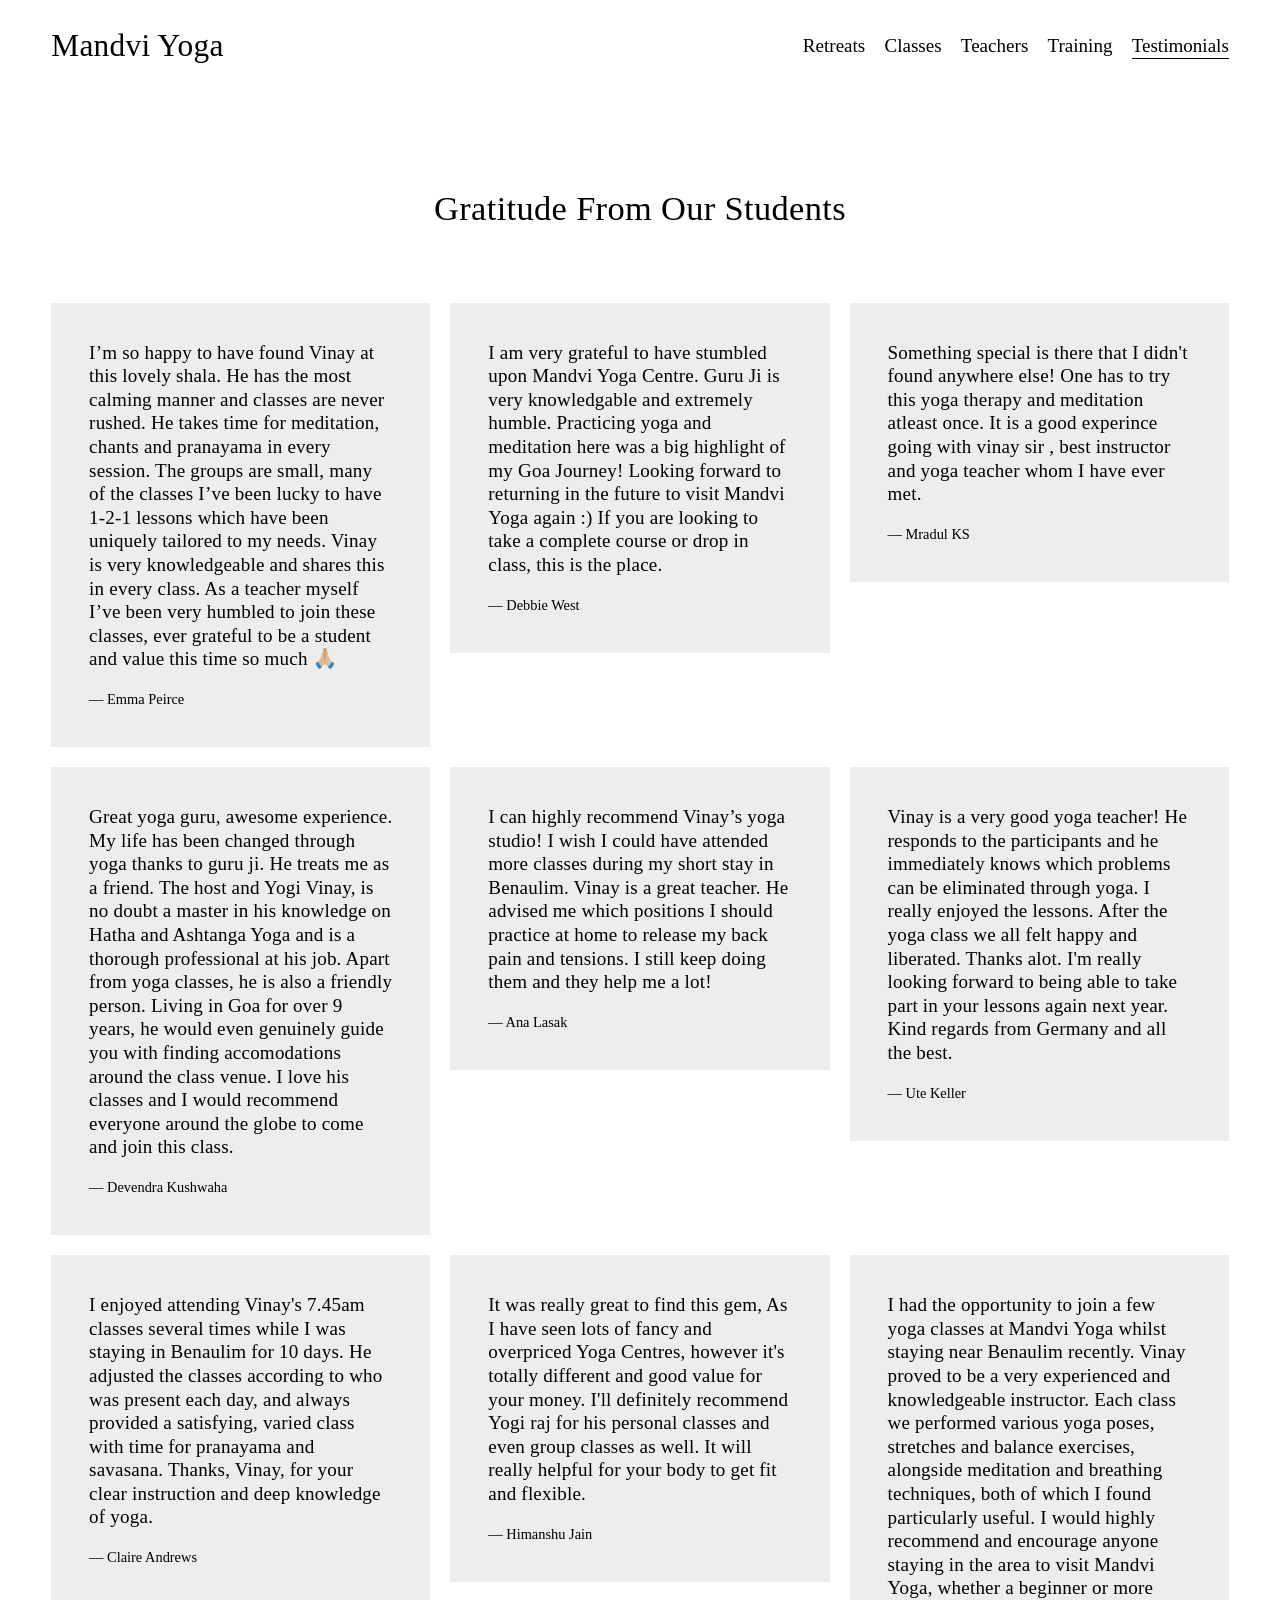
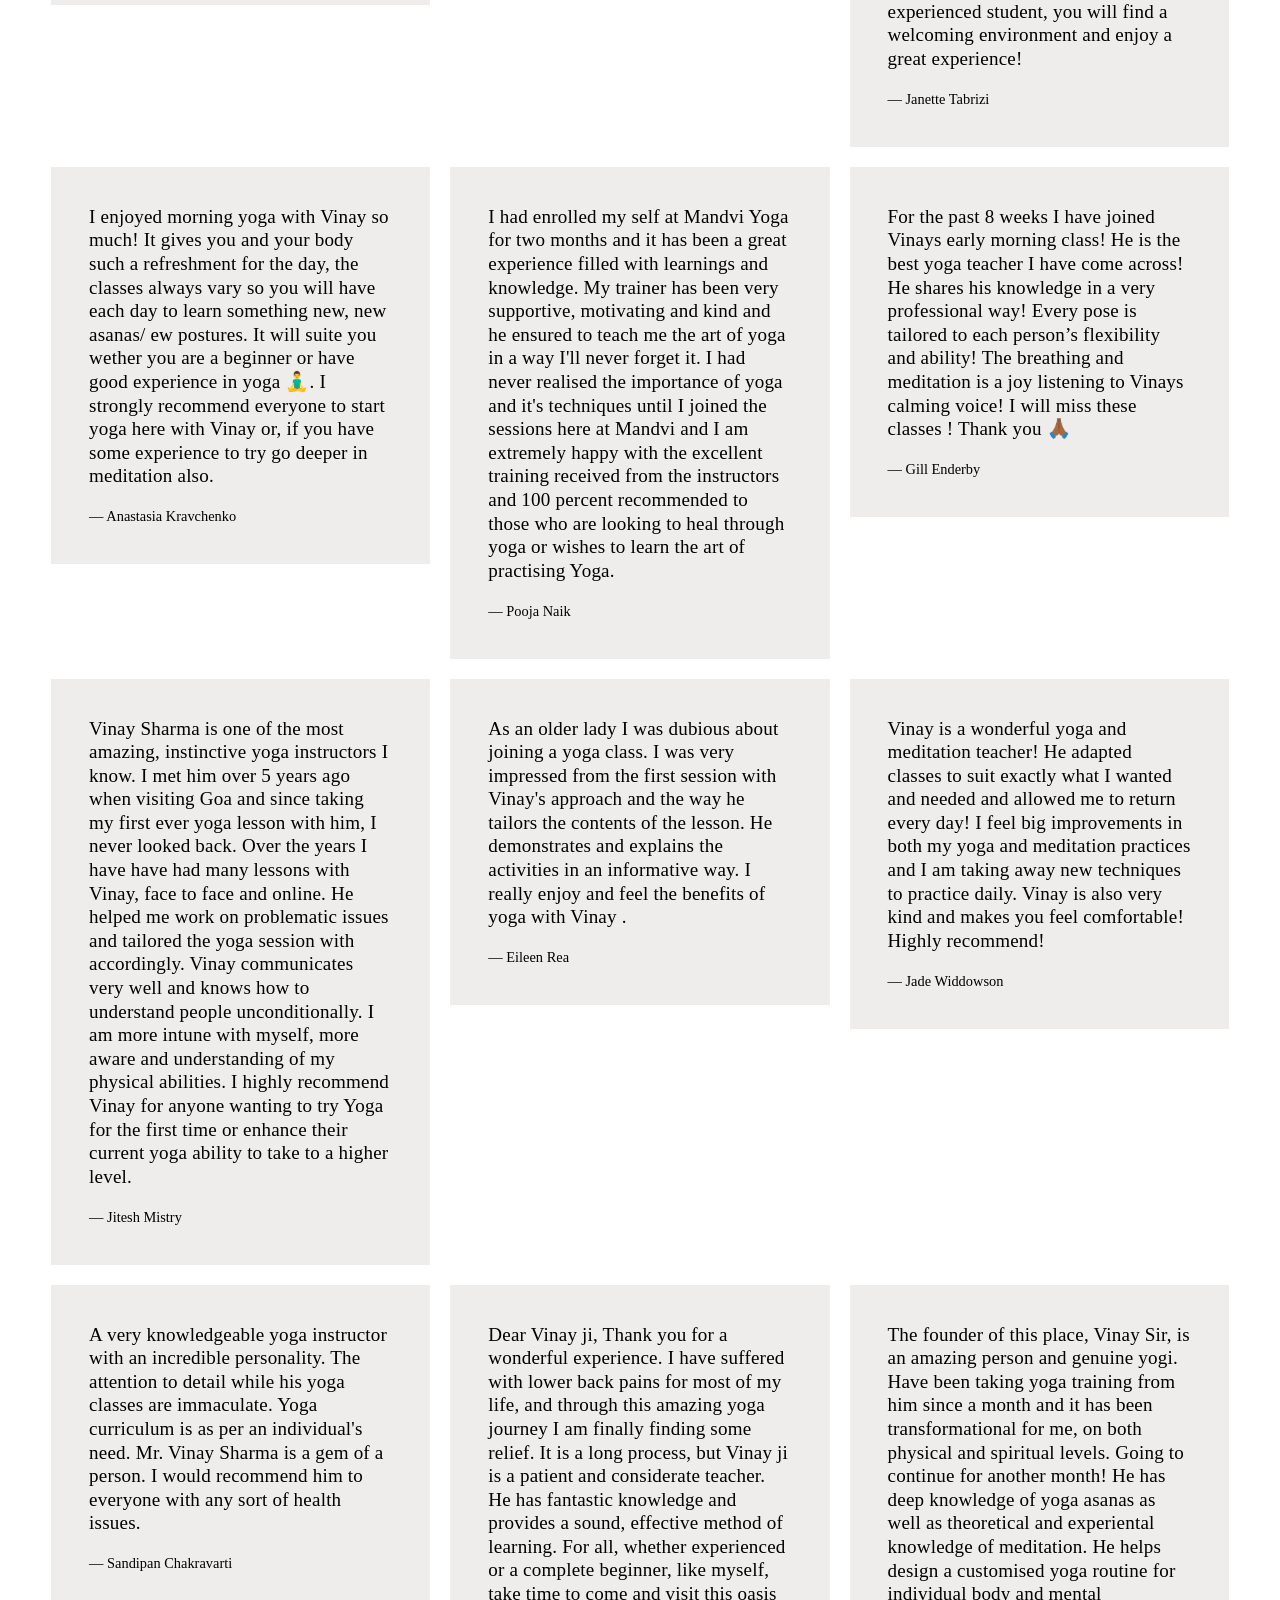
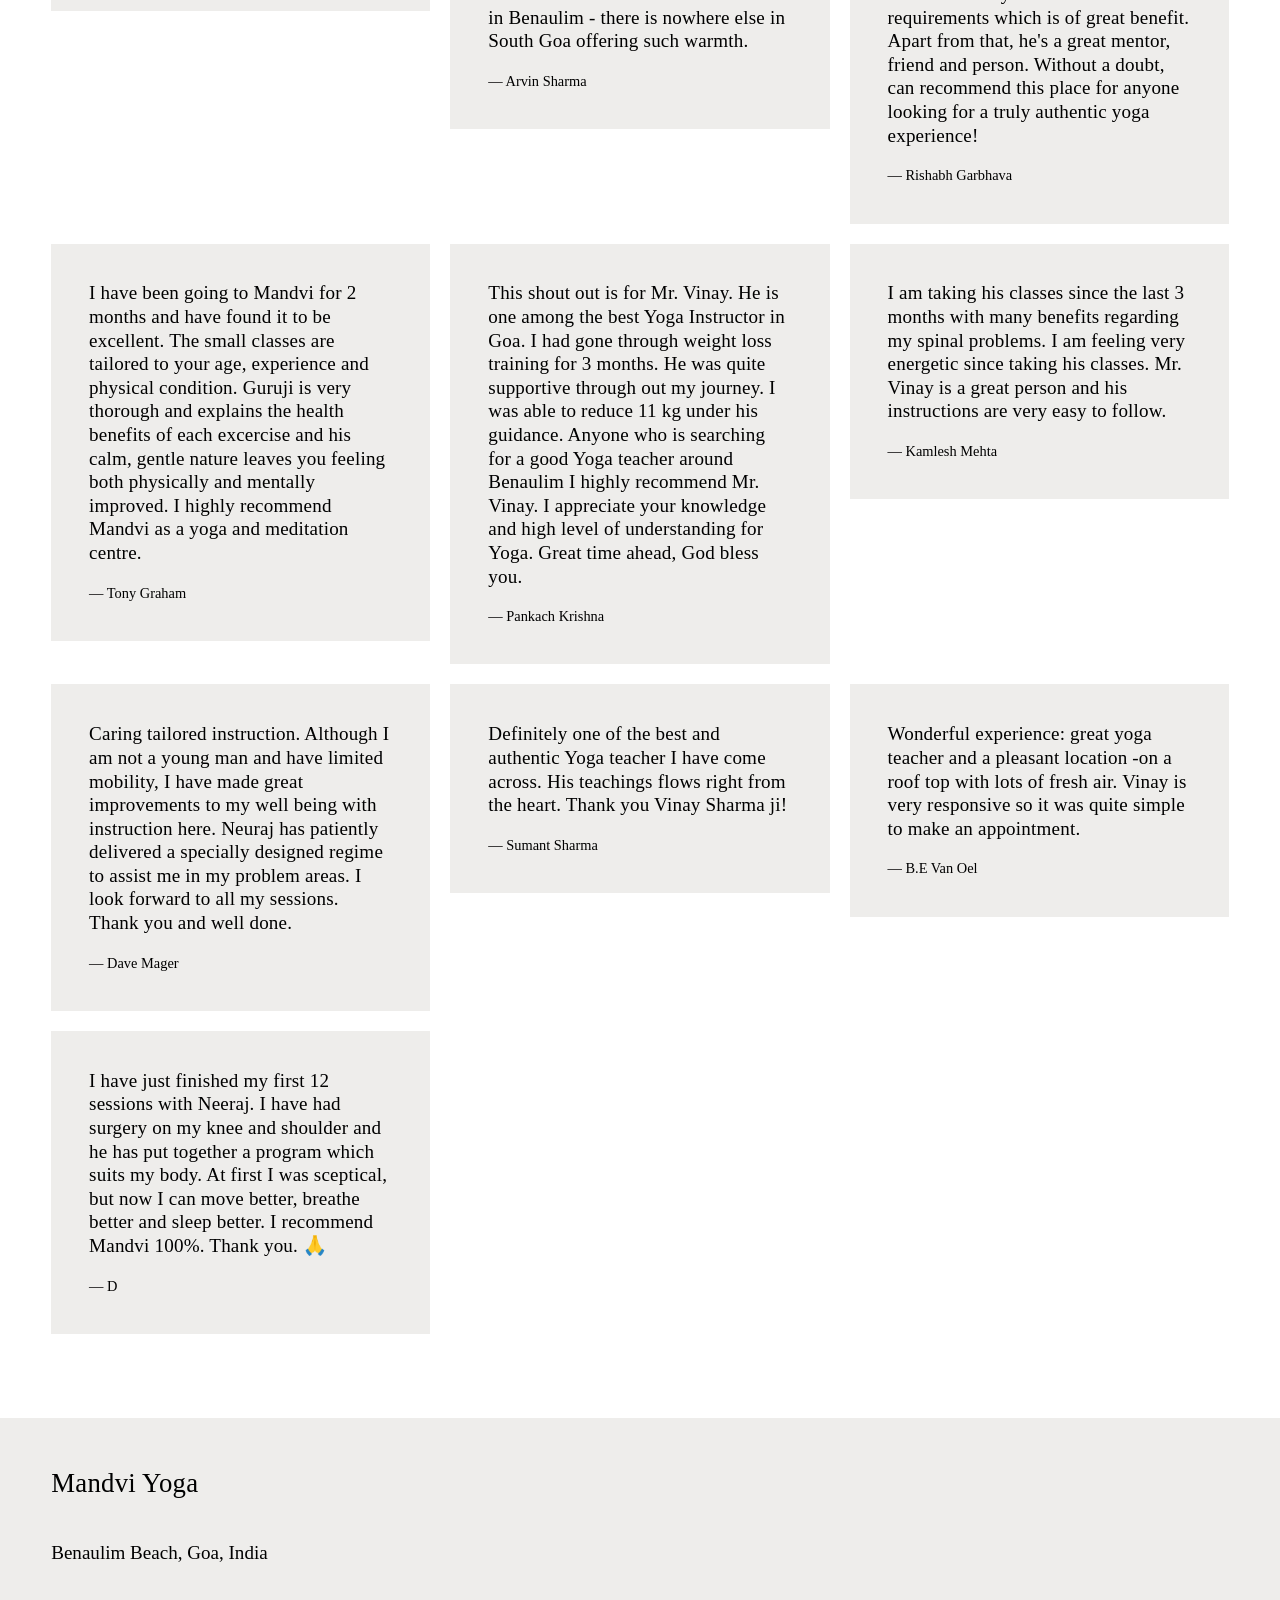
<file: testimonials/index.html>
<!doctype html>
<html xmlns:og="http://opengraphprotocol.org/schema/" xmlns:fb="http://www.facebook.com/2008/fbml" lang="en-IN"  >
  <head>
    <meta http-equiv="X-UA-Compatible" content="IE=edge,chrome=1">
    <meta name="viewport" content="width=device-width, initial-scale=1">
    <!-- This is Squarespace. --><!-- pelican-cardioid-l9jr -->
<base href="">
<meta charset="utf-8" />
<title>Reviews 1 &mdash; Mandvi Yoga</title>
<meta http-equiv="Accept-CH" content="Sec-CH-UA-Platform-Version, Sec-CH-UA-Model" /><link rel="icon" type="image/x-icon" href="../assets/img/31143_default-favicon.ico"/>
<link rel="canonical" href="https://www.mandviyoga.com/testimonials"/>
<meta property="og:site_name" content="Mandvi Yoga"/>
<meta property="og:title" content="Reviews 1 &mdash; Mandvi Yoga"/>
<meta property="og:url" content="https://www.mandviyoga.com/testimonials"/>
<meta property="og:type" content="website"/>
<meta itemprop="name" content="Reviews 1 — Mandvi Yoga"/>
<meta itemprop="url" content="https://www.mandviyoga.com/testimonials"/>
<meta name="twitter:title" content="Reviews 1 — Mandvi Yoga"/>
<meta name="twitter:url" content="https://www.mandviyoga.com/testimonials"/>
<meta name="twitter:card" content="summary"/>
<meta name="description" content="" />

<link rel="preconnect" href="https://use.typekit.net" crossorigin>
<link rel="preconnect" href="https://p.typekit.net" crossorigin>


<style>@keyframes fonts-loading { 0%, 99% { color: transparent; } } html.wf-loading * { animation: fonts-loading 3s; }</style>

<style data-sqsp-font-ids="6a3136c57d426c0f4007fbe4">
/* vietnamese */
@font-face {
  font-family: 'League Gothic';
  font-style: normal;
  font-weight: 400;
  font-display: swap;
  src: url(../assets/img/91324_vietnamese.woff2) format('woff2');
  unicode-range: U+0102-0103, U+0110-0111, U+0128-0129, U+0168-0169, U+01A0-01A1, U+01AF-01B0, U+0300-0301, U+0303-0304, U+0308-0309, U+0323, U+0329, U+1EA0-1EF9, U+20AB;
}
/* latin */
@font-face {
  font-family: 'League Gothic';
  font-style: normal;
  font-weight: 400;
  font-display: swap;
  src: url(../assets/img/87225_latin.woff2) format('woff2');
  unicode-range: U+0000-00FF, U+0131, U+0152-0153, U+02BB-02BC, U+02C6, U+02DA, U+02DC, U+0304, U+0308, U+0329, U+2000-206F, U+20AC, U+2122, U+2191, U+2193, U+2212, U+2215, U+FEFF, U+FFFD;
}
/* latin-ext */
@font-face {
  font-family: 'League Gothic';
  font-style: normal;
  font-weight: 400;
  font-display: swap;
  src: url(../assets/img/39819_latin-ext.woff2) format('woff2');
  unicode-range: U+0100-02BA, U+02BD-02C5, U+02C7-02CC, U+02CE-02D7, U+02DD-02FF, U+0304, U+0308, U+0329, U+1D00-1DBF, U+1E00-1E9F, U+1EF2-1EFF, U+2020, U+20A0-20AB, U+20AD-20C0, U+2113, U+2C60-2C7F, U+A720-A7FF;
}
</style>














<link rel="stylesheet" type="text/css" href="../assets/css/79134_website.components.html.styles.css"><script type="application/ld+json">{"url":"https://www.mandviyoga.com","name":"Mandvi Yoga","@context":"http://schema.org","@type":"WebSite"}</script><script type="application/ld+json">{"address":"","openingHours":"","@context":"http://schema.org","@type":"LocalBusiness"}</script><link rel="stylesheet" type="text/css" href="../assets/css/74590_site.css"><link rel="stylesheet" type="text/css" href="../assets/css/17476_static.css">
<!-- End of Squarespace Headers -->
    
    
  <style>.sqs-block-form .sqs-block-content > *:not(.mv-contact-form),[data-controller='ProductList'] .product-list-item,.header-actions .user-accounts-link,.header-actions .cart-link,[data-animation-role]{opacity:1 !important;transform:none !important;}</style>
</head>

  <body
    id="collection-66d8995375a9aa20eaa3a5b5"
    class="
      tweak-blog-alternating-side-by-side-width-inset tweak-blog-alternating-side-by-side-image-aspect-ratio-11-square tweak-blog-alternating-side-by-side-text-alignment-left tweak-blog-alternating-side-by-side-read-more-style-show tweak-blog-alternating-side-by-side-image-text-alignment-middle tweak-blog-alternating-side-by-side-delimiter-bullet tweak-blog-alternating-side-by-side-meta-position-top tweak-blog-alternating-side-by-side-primary-meta-categories tweak-blog-alternating-side-by-side-secondary-meta-date tweak-blog-alternating-side-by-side-excerpt-show image-block-poster-text-alignment-center image-block-card-content-position-center image-block-card-text-alignment-left image-block-overlap-content-position-center image-block-overlap-text-alignment-left image-block-collage-content-position-top image-block-collage-text-alignment-left image-block-stack-text-alignment-left form-use-theme-colors form-field-style-solid form-field-shape-square form-field-border-all form-field-checkbox-type-icon form-field-checkbox-fill-solid form-field-checkbox-color-inverted form-field-checkbox-shape-square form-field-checkbox-layout-stack form-field-radio-type-icon form-field-radio-fill-solid form-field-radio-color-normal form-field-radio-shape-pill form-field-radio-layout-stack form-field-survey-fill-solid form-field-survey-color-normal form-field-survey-shape-pill form-field-hover-focus-outline form-submit-button-style-label  tweak-global-animations-complexity-level-detailed tweak-global-animations-animation-style-fade tweak-global-animations-animation-type-none tweak-global-animations-animation-curve-ease tweak-blog-masonry-width-full tweak-blog-masonry-text-alignment-left tweak-blog-masonry-primary-meta-categories tweak-blog-masonry-secondary-meta-none tweak-blog-masonry-meta-position-top tweak-blog-masonry-read-more-style-hide tweak-blog-masonry-delimiter-space tweak-blog-masonry-image-placement-above tweak-blog-masonry-excerpt-hide tweak-portfolio-grid-overlay-width-full tweak-portfolio-grid-overlay-height-small tweak-portfolio-grid-overlay-image-aspect-ratio-43-four-three tweak-portfolio-grid-overlay-text-placement-center tweak-portfolio-grid-overlay-show-text-after-hover tweak-blog-single-column-width-inset tweak-blog-single-column-text-alignment-center tweak-blog-single-column-image-placement-above tweak-blog-single-column-delimiter-bullet tweak-blog-single-column-read-more-style-show tweak-blog-single-column-primary-meta-categories tweak-blog-single-column-secondary-meta-date tweak-blog-single-column-meta-position-top tweak-blog-single-column-content-excerpt-and-title header-width-inset tweak-transparent-header tweak-fixed-header tweak-fixed-header-style-basic tweak-blog-item-width-narrow tweak-blog-item-text-alignment-left tweak-blog-item-meta-position-above-title tweak-blog-item-delimiter-dash tweak-blog-side-by-side-width-inset tweak-blog-side-by-side-image-placement-left tweak-blog-side-by-side-image-aspect-ratio-11-square tweak-blog-side-by-side-primary-meta-categories tweak-blog-side-by-side-secondary-meta-date tweak-blog-side-by-side-meta-position-top tweak-blog-side-by-side-text-alignment-left tweak-blog-side-by-side-image-text-alignment-middle tweak-blog-side-by-side-read-more-style-show tweak-blog-side-by-side-delimiter-bullet tweak-blog-side-by-side-excerpt-show primary-button-style-solid primary-button-shape-square secondary-button-style-solid secondary-button-shape-square tertiary-button-style-solid tertiary-button-shape-square tweak-events-stacked-width-inset tweak-events-stacked-height-small tweak-events-stacked-show-past-events tweak-events-stacked-show-thumbnails tweak-events-stacked-thumbnail-size-32-standard tweak-events-stacked-date-style-side-tag tweak-events-stacked-show-time tweak-events-stacked-show-location tweak-events-stacked-ical-gcal-links tweak-events-stacked-show-excerpt tweak-blog-basic-grid-width-inset tweak-blog-basic-grid-image-aspect-ratio-32-standard tweak-blog-basic-grid-text-alignment-center tweak-blog-basic-grid-delimiter-bullet tweak-blog-basic-grid-image-placement-above tweak-blog-basic-grid-read-more-style-show tweak-blog-basic-grid-primary-meta-categories tweak-blog-basic-grid-secondary-meta-date tweak-blog-basic-grid-excerpt-show tweak-portfolio-grid-basic-width-inset tweak-portfolio-grid-basic-height-medium tweak-portfolio-grid-basic-image-aspect-ratio-43-four-three tweak-portfolio-grid-basic-text-alignment-left tweak-portfolio-grid-basic-hover-effect-zoom header-overlay-alignment-left tweak-portfolio-index-background-link-format-stacked tweak-portfolio-index-background-width-full-bleed tweak-portfolio-index-background-height-large tweak-portfolio-index-background-vertical-alignment-middle tweak-portfolio-index-background-horizontal-alignment-center tweak-portfolio-index-background-delimiter-none tweak-portfolio-index-background-animation-type-fade tweak-portfolio-index-background-animation-duration-medium tweak-portfolio-hover-follow-layout-inline tweak-portfolio-hover-follow-front tweak-portfolio-hover-follow-delimiter-forward-slash tweak-portfolio-hover-follow-animation-type-fade tweak-portfolio-hover-follow-animation-duration-medium tweak-portfolio-hover-static-layout-stacked tweak-portfolio-hover-static-delimiter-hyphen tweak-portfolio-hover-static-animation-type-scale-up tweak-portfolio-hover-static-animation-duration-medium hide-opentable-icons opentable-style-dark tweak-product-quick-view-button-style-floating tweak-product-quick-view-button-position-bottom tweak-product-quick-view-lightbox-excerpt-display-truncate tweak-product-quick-view-lightbox-show-arrows tweak-product-quick-view-lightbox-show-close-button tweak-product-quick-view-lightbox-controls-weight-light native-currency-code-cad collection-type-page collection-66d8995375a9aa20eaa3a5b5 collection-layout-default mobile-style-available sqs-seven-one
      
        
          
        
      
    "
    tabindex="-1"
  >
    <div
      id="siteWrapper"
      class="clearfix site-wrapper"
    >
      
        <div id="floatingCart" class="floating-cart hidden">
          
        </div>
      

      












  <header
    data-test="header"
    id="header"
    
    class="
      
        
          white
        
      
      header theme-col--primary
    "
    data-section-theme="white"
    data-controller="Header"
    data-current-styles="{
&quot;layout&quot;: &quot;navRight&quot;,
&quot;action&quot;: {
&quot;href&quot;: &quot;/joinnow&quot;,
&quot;buttonText&quot;: &quot;Sign up&quot;,
&quot;newWindow&quot;: false
},
&quot;showSocial&quot;: false,
&quot;socialOptions&quot;: {
&quot;socialBorderShape&quot;: &quot;none&quot;,
&quot;socialBorderStyle&quot;: &quot;outline&quot;,
&quot;socialBorderThickness&quot;: {
&quot;unit&quot;: &quot;px&quot;,
&quot;value&quot;: 1.0
}
},
&quot;sectionTheme&quot;: &quot;&quot;,
&quot;menuOverlayTheme&quot;: &quot;light&quot;,
&quot;menuOverlayAnimation&quot;: &quot;fade&quot;,
&quot;cartStyle&quot;: &quot;cart&quot;,
&quot;cartText&quot;: &quot;Cart&quot;,
&quot;showEmptyCartState&quot;: true,
&quot;cartOptions&quot;: {
&quot;iconType&quot;: &quot;solid-7&quot;,
&quot;cartBorderShape&quot;: &quot;none&quot;,
&quot;cartBorderStyle&quot;: &quot;outline&quot;,
&quot;cartBorderThickness&quot;: {
&quot;unit&quot;: &quot;px&quot;,
&quot;value&quot;: 1.0
}
},
&quot;showButton&quot;: false,
&quot;showCart&quot;: false,
&quot;showAccountLogin&quot;: false,
&quot;headerStyle&quot;: &quot;dynamic&quot;,
&quot;languagePicker&quot;: {
&quot;enabled&quot;: false,
&quot;iconEnabled&quot;: false,
&quot;iconType&quot;: &quot;globe&quot;,
&quot;flagShape&quot;: &quot;shiny&quot;,
&quot;languageFlags&quot;: [ ]
},
&quot;iconOptions&quot;: {
&quot;desktopDropdownIconOptions&quot;: {
&quot;size&quot;: {
&quot;unit&quot;: &quot;em&quot;,
&quot;value&quot;: 1.0
},
&quot;iconSpacing&quot;: {
&quot;unit&quot;: &quot;em&quot;,
&quot;value&quot;: 0.35
},
&quot;strokeWidth&quot;: {
&quot;unit&quot;: &quot;px&quot;,
&quot;value&quot;: 1.0
},
&quot;endcapType&quot;: &quot;square&quot;,
&quot;folderDropdownIcon&quot;: &quot;none&quot;,
&quot;languagePickerIcon&quot;: &quot;openArrowHead&quot;
},
&quot;mobileDropdownIconOptions&quot;: {
&quot;size&quot;: {
&quot;unit&quot;: &quot;em&quot;,
&quot;value&quot;: 1.0
},
&quot;iconSpacing&quot;: {
&quot;unit&quot;: &quot;em&quot;,
&quot;value&quot;: 0.15
},
&quot;strokeWidth&quot;: {
&quot;unit&quot;: &quot;px&quot;,
&quot;value&quot;: 0.5
},
&quot;endcapType&quot;: &quot;square&quot;,
&quot;folderDropdownIcon&quot;: &quot;openArrowHead&quot;,
&quot;languagePickerIcon&quot;: &quot;openArrowHead&quot;
}
},
&quot;mobileOptions&quot;: {
&quot;layout&quot;: &quot;logoLeftNavRight&quot;,
&quot;menuIconOptions&quot;: {
&quot;style&quot;: &quot;doubleLineHamburger&quot;,
&quot;thickness&quot;: {
&quot;unit&quot;: &quot;px&quot;,
&quot;value&quot;: 1.0
}
}
},
&quot;solidOptions&quot;: {
&quot;headerOpacity&quot;: {
&quot;unit&quot;: &quot;%&quot;,
&quot;value&quot;: 100.0
},
&quot;blurBackground&quot;: {
&quot;enabled&quot;: false,
&quot;blurRadius&quot;: {
&quot;unit&quot;: &quot;px&quot;,
&quot;value&quot;: 12.0
}
},
&quot;backgroundColor&quot;: {
&quot;type&quot;: &quot;SITE_PALETTE_COLOR&quot;,
&quot;sitePaletteColor&quot;: {
&quot;colorName&quot;: &quot;white&quot;,
&quot;alphaModifier&quot;: 1.0
}
},
&quot;navigationColor&quot;: {
&quot;type&quot;: &quot;SITE_PALETTE_COLOR&quot;,
&quot;sitePaletteColor&quot;: {
&quot;colorName&quot;: &quot;black&quot;,
&quot;alphaModifier&quot;: 1.0
}
}
},
&quot;gradientOptions&quot;: {
&quot;gradientType&quot;: &quot;faded&quot;,
&quot;headerOpacity&quot;: {
&quot;unit&quot;: &quot;%&quot;,
&quot;value&quot;: 90.0
},
&quot;blurBackground&quot;: {
&quot;enabled&quot;: false,
&quot;blurRadius&quot;: {
&quot;unit&quot;: &quot;px&quot;,
&quot;value&quot;: 12.0
}
},
&quot;backgroundColor&quot;: {
&quot;type&quot;: &quot;SITE_PALETTE_COLOR&quot;,
&quot;sitePaletteColor&quot;: {
&quot;colorName&quot;: &quot;white&quot;,
&quot;alphaModifier&quot;: 1.0
}
},
&quot;navigationColor&quot;: {
&quot;type&quot;: &quot;SITE_PALETTE_COLOR&quot;,
&quot;sitePaletteColor&quot;: {
&quot;colorName&quot;: &quot;black&quot;,
&quot;alphaModifier&quot;: 1.0
}
}
},
&quot;dropShadowOptions&quot;: {
&quot;enabled&quot;: false,
&quot;blur&quot;: {
&quot;unit&quot;: &quot;px&quot;,
&quot;value&quot;: 12.0
},
&quot;spread&quot;: {
&quot;unit&quot;: &quot;px&quot;,
&quot;value&quot;: 0.0
},
&quot;distance&quot;: {
&quot;unit&quot;: &quot;px&quot;,
&quot;value&quot;: 12.0
}
},
&quot;borderOptions&quot;: {
&quot;enabled&quot;: false,
&quot;position&quot;: &quot;allSides&quot;,
&quot;thickness&quot;: {
&quot;unit&quot;: &quot;px&quot;,
&quot;value&quot;: 4.0
},
&quot;color&quot;: {
&quot;type&quot;: &quot;SITE_PALETTE_COLOR&quot;,
&quot;sitePaletteColor&quot;: {
&quot;colorName&quot;: &quot;black&quot;,
&quot;alphaModifier&quot;: 1.0
}
}
},
&quot;showPromotedElement&quot;: false,
&quot;buttonVariant&quot;: &quot;primary&quot;,
&quot;blurBackground&quot;: {
&quot;enabled&quot;: false,
&quot;blurRadius&quot;: {
&quot;unit&quot;: &quot;px&quot;,
&quot;value&quot;: 12.0
}
},
&quot;headerOpacity&quot;: {
&quot;unit&quot;: &quot;%&quot;,
&quot;value&quot;: 100.0
}
}"
    data-section-id="header"
    data-header-style="dynamic"
    data-language-picker="{
&quot;enabled&quot;: false,
&quot;iconEnabled&quot;: false,
&quot;iconType&quot;: &quot;globe&quot;,
&quot;flagShape&quot;: &quot;shiny&quot;,
&quot;languageFlags&quot;: [ ]
}"
    
    
    data-first-focusable-element
    tabindex="-1"
    style="
      
      
        --headerBorderColor: hsla(var(--black-hsl), 1);
      
      
        --solidHeaderBackgroundColor: hsla(var(--white-hsl), 1);
      
      
        --solidHeaderNavigationColor: hsla(var(--black-hsl), 1);
      
      
        --gradientHeaderBackgroundColor: hsla(var(--white-hsl), 1);
      
      
        --gradientHeaderNavigationColor: hsla(var(--black-hsl), 1);
      
    "
  >
    <svg  style="display:none" viewBox="0 0 22 22" xmlns="http://www.w3.org/2000/svg">
  <symbol id="circle" >
    <path d="M11.5 17C14.5376 17 17 14.5376 17 11.5C17 8.46243 14.5376 6 11.5 6C8.46243 6 6 8.46243 6 11.5C6 14.5376 8.46243 17 11.5 17Z" fill="none" />
  </symbol>

  <symbol id="circleFilled" >
    <path d="M11.5 17C14.5376 17 17 14.5376 17 11.5C17 8.46243 14.5376 6 11.5 6C8.46243 6 6 8.46243 6 11.5C6 14.5376 8.46243 17 11.5 17Z" />
  </symbol>

  <symbol id="dash" >
    <path d="M11 11H19H3" />
  </symbol>

  <symbol id="squareFilled" >
    <rect x="6" y="6" width="11" height="11" />
  </symbol>

  <symbol id="square" >
    <rect x="7" y="7" width="9" height="9" fill="none" stroke="inherit" />
  </symbol>
  
  <symbol id="plus" >
    <path d="M11 3V19" />
    <path d="M19 11L3 11"/>
  </symbol>
  
  <symbol id="closedArrow" >
    <path d="M11 11V2M11 18.1797L17 11.1477L5 11.1477L11 18.1797Z" fill="none" />
  </symbol>
  
  <symbol id="closedArrowFilled" >
    <path d="M11 11L11 2" stroke="inherit" fill="none"  />
    <path fill-rule="evenodd" clip-rule="evenodd" d="M2.74695 9.38428L19.038 9.38428L10.8925 19.0846L2.74695 9.38428Z" stroke-width="1" />
  </symbol>
  
  <symbol id="closedArrowHead" viewBox="0 0 22 22"  xmlns="http://www.w3.org/2000/symbol">
    <path d="M18 7L11 15L4 7L18 7Z" fill="none" stroke="inherit" />
  </symbol>
  
  
  <symbol id="closedArrowHeadFilled" viewBox="0 0 22 22"  xmlns="http://www.w3.org/2000/symbol">
    <path d="M18.875 6.5L11 15.5L3.125 6.5L18.875 6.5Z" />
  </symbol>
  
  <symbol id="openArrow" >
    <path d="M11 18.3591L11 3" stroke="inherit" fill="none"  />
    <path d="M18 11.5L11 18.5L4 11.5" stroke="inherit" fill="none"  />
  </symbol>
  
  <symbol id="openArrowHead" >
    <path d="M18 7L11 14L4 7" fill="none" />
  </symbol>

  <symbol id="pinchedArrow" >
    <path d="M11 17.3591L11 2" fill="none" />
    <path d="M2 11C5.85455 12.2308 8.81818 14.9038 11 18C13.1818 14.8269 16.1455 12.1538 20 11" fill="none" />
  </symbol>

  <symbol id="pinchedArrowFilled" >
    <path d="M11.05 10.4894C7.04096 8.73759 1.05005 8 1.05005 8C6.20459 11.3191 9.41368 14.1773 11.05 21C12.6864 14.0851 15.8955 11.227 21.05 8C21.05 8 15.0591 8.73759 11.05 10.4894Z" stroke-width="1"/>
    <path d="M11 11L11 1" fill="none"/>
  </symbol>

  <symbol id="pinchedArrowHead" >
    <path d="M2 7.24091C5.85455 8.40454 8.81818 10.9318 11 13.8591C13.1818 10.8591 16.1455 8.33181 20 7.24091"  fill="none" />
  </symbol>
  
  <symbol id="pinchedArrowHeadFilled" >
    <path d="M11.05 7.1591C7.04096 5.60456 1.05005 4.95001 1.05005 4.95001C6.20459 7.89547 9.41368 10.4318 11.05 16.4864C12.6864 10.35 15.8955 7.81365 21.05 4.95001C21.05 4.95001 15.0591 5.60456 11.05 7.1591Z" />
  </symbol>

</svg>
    
<div class="sqs-announcement-bar-dropzone"></div>

    <div class="header-announcement-bar-wrapper">
      
      <a
        href="#page"
        class="header-skip-link sqs-button-element--primary"
      >
        Skip to Content
      </a>
      


<style>
    @supports (-webkit-backdrop-filter: none) or (backdrop-filter: none) {
        .header-blur-background {
            
            
        }
    }
</style>
      <div
        class="header-border"
        data-header-style="dynamic"
        data-header-border="false"
        data-test="header-border"
        style="




"
      ></div>
      <div
        class="header-dropshadow"
        data-header-style="dynamic"
        data-header-dropshadow="false"
        data-test="header-dropshadow"
        style=""
      ></div>
      
      

      <div class='header-inner container--fluid
        
        
        
         header-mobile-layout-logo-left-nav-right
        
        
        
        
        
        
         header-layout-nav-right
        
        
        
        
        
        
        
        
        '
        data-test="header-inner"
        >
        <!-- Background -->
        <div class="header-background theme-bg--primary"></div>

        <div class="header-display-desktop" data-content-field="site-title">
          

          

          

          

          

          
          
            
            <!-- Social -->
            
          
            
            <!-- Title and nav wrapper -->
            <div class="header-title-nav-wrapper">
              

              

              
                
                <!-- Title -->
                
                  <div
                    class="
                      header-title
                      
                    "
                    data-animation-role="header-element"
                  >
                    
                      <div class="header-title-text">
                        <a id="site-title" href="../" data-animation-role="header-element">Mandvi Yoga</a>
                      </div>
                    
                    
                  </div>
                
              
                
                <!-- Nav -->
                <div class="header-nav">
                  <div class="header-nav-wrapper">
                    <nav class="header-nav-list">
                      


  
    <div class="header-nav-item header-nav-item--collection">
      <a
        href="../services-5/"
        data-animation-role="header-element"
        
      >
        Retreats
      </a>
    </div>
  
  
  


  
    <div class="header-nav-item header-nav-item--collection">
      <a
        href="../classes/"
        data-animation-role="header-element"
        
      >
        Classes
      </a>
    </div>
  
  
  


  
    <div class="header-nav-item header-nav-item--collection">
      <a
        href="../teachers/"
        data-animation-role="header-element"
        
      >
        Teachers
      </a>
    </div>
  
  
  


  
    <div class="header-nav-item header-nav-item--collection">
      <a
        href="../teachertraining/"
        data-animation-role="header-element"
        
      >
        Training
      </a>
    </div>
  
  
  


  
    <div class="header-nav-item header-nav-item--collection header-nav-item--active">
      <a
        href="../testimonials/"
        data-animation-role="header-element"
        
          aria-current="page"
        
      >
        Testimonials
      </a>
    </div>
  
  
  



                    </nav>
                  </div>
                </div>
              
              
            </div>
          
            
            <!-- Actions -->
            <div class="header-actions header-actions--right">
              
                
              
              

              

            
            

              
              <div class="showOnMobile">
                
              </div>

              
              <div class="showOnDesktop">
                
              </div>

              
            </div>
          
            


<style>
  .top-bun, 
  .patty, 
  .bottom-bun {
    height: 1px;
  }
</style>

<!-- Burger -->
<div class="header-burger

  menu-overlay-does-not-have-visible-non-navigation-items


  
  no-actions
  
" data-animation-role="header-element">
  <button class="header-burger-btn burger" data-test="header-burger">
    <span hidden class="js-header-burger-open-title visually-hidden">Open Menu</span>
    <span hidden class="js-header-burger-close-title visually-hidden">Close Menu</span>
    <div class="burger-box">
      <div class="burger-inner header-menu-icon-doubleLineHamburger">
        <div class="top-bun"></div>
        <div class="patty"></div>
        <div class="bottom-bun"></div>
      </div>
    </div>
  </button>
</div>

          

        </div>
        <div class="header-display-mobile" data-content-field="site-title">
          
            
            <!-- Social -->
            
          
            
            <!-- Title and nav wrapper -->
            <div class="header-title-nav-wrapper">
              

              

              
                
                <!-- Title -->
                
                  <div
                    class="
                      header-title
                      
                    "
                    data-animation-role="header-element"
                  >
                    
                      <div class="header-title-text">
                        <a id="site-title" href="../" data-animation-role="header-element">Mandvi Yoga</a>
                      </div>
                    
                    
                  </div>
                
              
                
                <!-- Nav -->
                <div class="header-nav">
                  <div class="header-nav-wrapper">
                    <nav class="header-nav-list">
                      


  
    <div class="header-nav-item header-nav-item--collection">
      <a
        href="../services-5/"
        data-animation-role="header-element"
        
      >
        Retreats
      </a>
    </div>
  
  
  


  
    <div class="header-nav-item header-nav-item--collection">
      <a
        href="../classes/"
        data-animation-role="header-element"
        
      >
        Classes
      </a>
    </div>
  
  
  


  
    <div class="header-nav-item header-nav-item--collection">
      <a
        href="../teachers/"
        data-animation-role="header-element"
        
      >
        Teachers
      </a>
    </div>
  
  
  


  
    <div class="header-nav-item header-nav-item--collection">
      <a
        href="../teachertraining/"
        data-animation-role="header-element"
        
      >
        Training
      </a>
    </div>
  
  
  


  
    <div class="header-nav-item header-nav-item--collection header-nav-item--active">
      <a
        href="../testimonials/"
        data-animation-role="header-element"
        
          aria-current="page"
        
      >
        Testimonials
      </a>
    </div>
  
  
  



                    </nav>
                  </div>
                </div>
              
              
            </div>
          
            
            <!-- Actions -->
            <div class="header-actions header-actions--right">
              
                
              
              

              

            
            

              
              <div class="showOnMobile">
                
              </div>

              
              <div class="showOnDesktop">
                
              </div>

              
            </div>
          
            


<style>
  .top-bun, 
  .patty, 
  .bottom-bun {
    height: 1px;
  }
</style>

<!-- Burger -->
<div class="header-burger

  menu-overlay-does-not-have-visible-non-navigation-items


  
  no-actions
  
" data-animation-role="header-element">
  <button class="header-burger-btn burger" data-test="header-burger">
    <span hidden class="js-header-burger-open-title visually-hidden">Open Menu</span>
    <span hidden class="js-header-burger-close-title visually-hidden">Close Menu</span>
    <div class="burger-box">
      <div class="burger-inner header-menu-icon-doubleLineHamburger">
        <div class="top-bun"></div>
        <div class="patty"></div>
        <div class="bottom-bun"></div>
      </div>
    </div>
  </button>
</div>

          
          
          
          
          
        </div>
      </div>
    </div>
    <!-- (Mobile) Menu Navigation -->
    <div class="header-menu header-menu--folder-list
      light
      
      
      
      
      "
      data-section-theme="light"
      data-current-styles="{
&quot;layout&quot;: &quot;navRight&quot;,
&quot;action&quot;: {
&quot;href&quot;: &quot;/joinnow&quot;,
&quot;buttonText&quot;: &quot;Sign up&quot;,
&quot;newWindow&quot;: false
},
&quot;showSocial&quot;: false,
&quot;socialOptions&quot;: {
&quot;socialBorderShape&quot;: &quot;none&quot;,
&quot;socialBorderStyle&quot;: &quot;outline&quot;,
&quot;socialBorderThickness&quot;: {
&quot;unit&quot;: &quot;px&quot;,
&quot;value&quot;: 1.0
}
},
&quot;sectionTheme&quot;: &quot;&quot;,
&quot;menuOverlayTheme&quot;: &quot;light&quot;,
&quot;menuOverlayAnimation&quot;: &quot;fade&quot;,
&quot;cartStyle&quot;: &quot;cart&quot;,
&quot;cartText&quot;: &quot;Cart&quot;,
&quot;showEmptyCartState&quot;: true,
&quot;cartOptions&quot;: {
&quot;iconType&quot;: &quot;solid-7&quot;,
&quot;cartBorderShape&quot;: &quot;none&quot;,
&quot;cartBorderStyle&quot;: &quot;outline&quot;,
&quot;cartBorderThickness&quot;: {
&quot;unit&quot;: &quot;px&quot;,
&quot;value&quot;: 1.0
}
},
&quot;showButton&quot;: false,
&quot;showCart&quot;: false,
&quot;showAccountLogin&quot;: false,
&quot;headerStyle&quot;: &quot;dynamic&quot;,
&quot;languagePicker&quot;: {
&quot;enabled&quot;: false,
&quot;iconEnabled&quot;: false,
&quot;iconType&quot;: &quot;globe&quot;,
&quot;flagShape&quot;: &quot;shiny&quot;,
&quot;languageFlags&quot;: [ ]
},
&quot;iconOptions&quot;: {
&quot;desktopDropdownIconOptions&quot;: {
&quot;size&quot;: {
&quot;unit&quot;: &quot;em&quot;,
&quot;value&quot;: 1.0
},
&quot;iconSpacing&quot;: {
&quot;unit&quot;: &quot;em&quot;,
&quot;value&quot;: 0.35
},
&quot;strokeWidth&quot;: {
&quot;unit&quot;: &quot;px&quot;,
&quot;value&quot;: 1.0
},
&quot;endcapType&quot;: &quot;square&quot;,
&quot;folderDropdownIcon&quot;: &quot;none&quot;,
&quot;languagePickerIcon&quot;: &quot;openArrowHead&quot;
},
&quot;mobileDropdownIconOptions&quot;: {
&quot;size&quot;: {
&quot;unit&quot;: &quot;em&quot;,
&quot;value&quot;: 1.0
},
&quot;iconSpacing&quot;: {
&quot;unit&quot;: &quot;em&quot;,
&quot;value&quot;: 0.15
},
&quot;strokeWidth&quot;: {
&quot;unit&quot;: &quot;px&quot;,
&quot;value&quot;: 0.5
},
&quot;endcapType&quot;: &quot;square&quot;,
&quot;folderDropdownIcon&quot;: &quot;openArrowHead&quot;,
&quot;languagePickerIcon&quot;: &quot;openArrowHead&quot;
}
},
&quot;mobileOptions&quot;: {
&quot;layout&quot;: &quot;logoLeftNavRight&quot;,
&quot;menuIconOptions&quot;: {
&quot;style&quot;: &quot;doubleLineHamburger&quot;,
&quot;thickness&quot;: {
&quot;unit&quot;: &quot;px&quot;,
&quot;value&quot;: 1.0
}
}
},
&quot;solidOptions&quot;: {
&quot;headerOpacity&quot;: {
&quot;unit&quot;: &quot;%&quot;,
&quot;value&quot;: 100.0
},
&quot;blurBackground&quot;: {
&quot;enabled&quot;: false,
&quot;blurRadius&quot;: {
&quot;unit&quot;: &quot;px&quot;,
&quot;value&quot;: 12.0
}
},
&quot;backgroundColor&quot;: {
&quot;type&quot;: &quot;SITE_PALETTE_COLOR&quot;,
&quot;sitePaletteColor&quot;: {
&quot;colorName&quot;: &quot;white&quot;,
&quot;alphaModifier&quot;: 1.0
}
},
&quot;navigationColor&quot;: {
&quot;type&quot;: &quot;SITE_PALETTE_COLOR&quot;,
&quot;sitePaletteColor&quot;: {
&quot;colorName&quot;: &quot;black&quot;,
&quot;alphaModifier&quot;: 1.0
}
}
},
&quot;gradientOptions&quot;: {
&quot;gradientType&quot;: &quot;faded&quot;,
&quot;headerOpacity&quot;: {
&quot;unit&quot;: &quot;%&quot;,
&quot;value&quot;: 90.0
},
&quot;blurBackground&quot;: {
&quot;enabled&quot;: false,
&quot;blurRadius&quot;: {
&quot;unit&quot;: &quot;px&quot;,
&quot;value&quot;: 12.0
}
},
&quot;backgroundColor&quot;: {
&quot;type&quot;: &quot;SITE_PALETTE_COLOR&quot;,
&quot;sitePaletteColor&quot;: {
&quot;colorName&quot;: &quot;white&quot;,
&quot;alphaModifier&quot;: 1.0
}
},
&quot;navigationColor&quot;: {
&quot;type&quot;: &quot;SITE_PALETTE_COLOR&quot;,
&quot;sitePaletteColor&quot;: {
&quot;colorName&quot;: &quot;black&quot;,
&quot;alphaModifier&quot;: 1.0
}
}
},
&quot;dropShadowOptions&quot;: {
&quot;enabled&quot;: false,
&quot;blur&quot;: {
&quot;unit&quot;: &quot;px&quot;,
&quot;value&quot;: 12.0
},
&quot;spread&quot;: {
&quot;unit&quot;: &quot;px&quot;,
&quot;value&quot;: 0.0
},
&quot;distance&quot;: {
&quot;unit&quot;: &quot;px&quot;,
&quot;value&quot;: 12.0
}
},
&quot;borderOptions&quot;: {
&quot;enabled&quot;: false,
&quot;position&quot;: &quot;allSides&quot;,
&quot;thickness&quot;: {
&quot;unit&quot;: &quot;px&quot;,
&quot;value&quot;: 4.0
},
&quot;color&quot;: {
&quot;type&quot;: &quot;SITE_PALETTE_COLOR&quot;,
&quot;sitePaletteColor&quot;: {
&quot;colorName&quot;: &quot;black&quot;,
&quot;alphaModifier&quot;: 1.0
}
}
},
&quot;showPromotedElement&quot;: false,
&quot;buttonVariant&quot;: &quot;primary&quot;,
&quot;blurBackground&quot;: {
&quot;enabled&quot;: false,
&quot;blurRadius&quot;: {
&quot;unit&quot;: &quot;px&quot;,
&quot;value&quot;: 12.0
}
},
&quot;headerOpacity&quot;: {
&quot;unit&quot;: &quot;%&quot;,
&quot;value&quot;: 100.0
}
}"
      data-section-id="overlay-nav"
      data-show-account-login="false"
      data-test="header-menu">
      <div class="header-menu-bg theme-bg--primary"></div>
      <div class="header-menu-nav">
        <nav class="header-menu-nav-list">
          <div data-folder="root" class="header-menu-nav-folder">
            <div class="header-menu-nav-folder-content">
              <!-- Menu Navigation -->
<div class="header-menu-nav-wrapper">
  
    
      
        
          
            <div class="container header-menu-nav-item header-menu-nav-item--collection">
              <a
                href="../services-5/"
                
              >
                <div class="header-menu-nav-item-content">
                  Retreats
                </div>
              </a>
            </div>
          
        
      
    
      
        
          
            <div class="container header-menu-nav-item header-menu-nav-item--collection">
              <a
                href="../classes/"
                
              >
                <div class="header-menu-nav-item-content">
                  Classes
                </div>
              </a>
            </div>
          
        
      
    
      
        
          
            <div class="container header-menu-nav-item header-menu-nav-item--collection">
              <a
                href="../teachers/"
                
              >
                <div class="header-menu-nav-item-content">
                  Teachers
                </div>
              </a>
            </div>
          
        
      
    
      
        
          
            <div class="container header-menu-nav-item header-menu-nav-item--collection">
              <a
                href="../teachertraining/"
                
              >
                <div class="header-menu-nav-item-content">
                  Training
                </div>
              </a>
            </div>
          
        
      
    
      
        
          
            <div class="container header-menu-nav-item header-menu-nav-item--collection header-menu-nav-item--active">
              <a
                href="../testimonials/"
                
                  aria-current="page"
                
              >
                <div class="header-menu-nav-item-content">
                  Testimonials
                </div>
              </a>
            </div>
          
        
      
    
  
</div>

              
                
              
            </div>
            
            
            
          </div>
        </nav>
      </div>
    </div>
    
    
  </header>




      <main id="page" class="container" role="main">
        
          
            <article
  class="page-regions"
  id="page-regions"
  data-collection-id="66d8995375a9aa20eaa3a5b5"
  data-item-id=""
  data-regions-source="collection"
>
  
  
  
    
    
    
    <section class="region" data-region-id="c7e2dc6749499b2b458e65c4" data-region-source="collection">
      
    
      
        
        


  
  











<section
  data-test="page-section"
  
  data-section-theme="white"
  class='page-section 
    
      user-items-list-section
      full-bleed-section
    
    
    
      
    
    
      
    
    
    
    
      
    
    
    white'
  
  data-section-id="66d8995375a9aa20eaa3a5b6"
  
  data-controller="SectionWrapperController"
  data-current-styles="{
&quot;imageFocalPoint&quot;: {
&quot;x&quot;: 0.5,
&quot;y&quot;: 0.5
},
&quot;imageOverlayOpacity&quot;: 0.3,
&quot;sectionTheme&quot;: &quot;white&quot;,
&quot;imageEffect&quot;: &quot;none&quot;,
&quot;backgroundMode&quot;: &quot;image&quot;,
&quot;backgroundColor&quot;: &quot;white&quot;,
&quot;backgroundImage&quot;: null
}"
  data-current-context="{
&quot;video&quot;: {
&quot;filter&quot;: 1,
&quot;videoFallbackContentItem&quot;: null,
&quot;nativeVideoContentItem&quot;: null,
&quot;videoSourceProvider&quot;: &quot;none&quot;
},
&quot;backgroundImageId&quot;: null,
&quot;backgroundMediaEffect&quot;: {
&quot;type&quot;: &quot;none&quot;
},
&quot;divider&quot;: {
&quot;enabled&quot;: false
},
&quot;typeName&quot;: &quot;page&quot;
}"
  data-animation=""
  
  data-json-schema-section 
  
  
  
  
  


  data-sqsp-section="auto-layout"


>
  <div
    class="section-border"
    
  >
    <div class="section-background">
    
      
    
    </div>
  </div>
  <div
    class='content-wrapper'
    style='
      
        
      
    '
  >
    <div
      class="content"
      
    >
      
      
      
      
      
      
      
      
      
        


















<div
  class="user-items-list"
  style="
    min-height: 100px;
    padding-top: 6.6vmax;
    padding-bottom: 6.6vmax;
    "
  data-card-theme=""
  data-section-id="user-items-list"
  data-section-title-enabled="true"
  data-space-below-section-title-value="70"
  data-space-below-section-title-unit="px"
  data-layout-width="full"
>
  
    
    <div class="list-section-title"
      id="66d8995375a9aa20eaa3a5b6"
      style= "padding-bottom: 70px;"
      data-section-title-alignment="center"
    >
      <p>Gratitude From Our Students</p>
    </div>
  

  
    







































<style>
  .user-items-list-item-container[data-section-id="66d8995375a9aa20eaa3a5b6"] .list-item-content__title {
    font-size: 1.2rem;
  }
  .user-items-list-item-container[data-section-id="66d8995375a9aa20eaa3a5b6"] .list-item-content__description {
    font-size: 0.9rem;
  }
  .user-items-list-item-container[data-section-id="66d8995375a9aa20eaa3a5b6"] .list-item-content__button {
    font-size: 0.8rem;
  }

  @supports (--test-custom-property: true) {
    .user-items-list-item-container[data-section-id="66d8995375a9aa20eaa3a5b6"] {
      --title-font-size-value: 1.2;
      --body-font-size-value: 0.9;
      --button-font-size-value: 0.8;
    }
  }
</style>


<ul class="
    user-items-list-item-container
    user-items-list-simple
  "
  style="
    grid-gap: 20px 20px;
  "
  data-controller="UserItemsListSimple"
  data-num-columns="3"
  data-content-order="media-first"
  data-alignment-vertical="top"
  data-section-id="66d8995375a9aa20eaa3a5b6"
  data-current-context="{
&quot;userItems&quot;: [ {
&quot;title&quot;: &quot;I’m so happy to have found Vinay at this lovely shala. He has the most calming manner and classes are never rushed. He takes time for meditation, chants and pranayama in every session. The groups are small, many of the classes I’ve been lucky to have 1-2-1 lessons which have been uniquely tailored to my needs. Vinay is very knowledgeable and shares this in every class. As a teacher myself I’ve been very humbled to join these classes, ever grateful to be a student and value this time so much 🙏🏼&quot;,
&quot;description&quot;: &quot;&lt;p&gt;— Emma Peirce &lt;\/p&gt;&quot;,
&quot;button&quot;: {
&quot;buttonText&quot;: &quot;Click Here&quot;,
&quot;buttonLink&quot;: &quot;/&quot;
},
&quot;image&quot;: null
}, {
&quot;title&quot;: &quot;I am very grateful to have stumbled upon Mandvi Yoga Centre.  Guru Ji is very knowledgable and extremely humble. Practicing yoga and meditation here was a big highlight of my Goa Journey! Looking forward to returning in the future to visit Mandvi Yoga again :) If you are looking to take a complete course or drop in class, this is the place.&quot;,
&quot;description&quot;: &quot;&lt;p&gt;— Debbie West&lt;\/p&gt;&quot;,
&quot;button&quot;: {
&quot;buttonText&quot;: &quot;Make It&quot;,
&quot;buttonLink&quot;: &quot;#&quot;
},
&quot;imageId&quot;: &quot;66d8995375a9aa20eaa3a5ad&quot;,
&quot;image&quot;: {
&quot;id&quot;: &quot;66d8995375a9aa20eaa3a5ad&quot;,
&quot;recordType&quot;: 2,
&quot;addedOn&quot;: 1618497398784,
&quot;updatedOn&quot;: 1618497398838,
&quot;starred&quot;: false,
&quot;passthrough&quot;: false,
&quot;workflowState&quot;: 1,
&quot;publishOn&quot;: 1618497398784,
&quot;authorId&quot;: &quot;66d09e0d2ac61b7e6b595f3b&quot;,
&quot;systemDataId&quot;: &quot;1618497259178-6XJGK9GR6YAVBQL5L519&quot;,
&quot;systemDataVariants&quot;: &quot;2500x1518,100w,300w,500w,750w,1000w,1500w,2500w&quot;,
&quot;systemDataSourceType&quot;: &quot;JPG&quot;,
&quot;filename&quot;: &quot;20140301_Trade-151_012-2.jpg&quot;,
&quot;mediaFocalPoint&quot;: {
&quot;x&quot;: 0.5,
&quot;y&quot;: 0.5,
&quot;source&quot;: 3
},
&quot;colorData&quot;: {
&quot;topLeftAverage&quot;: &quot;ebf1f3&quot;,
&quot;topRightAverage&quot;: &quot;f7fbfc&quot;,
&quot;bottomLeftAverage&quot;: &quot;807855&quot;,
&quot;bottomRightAverage&quot;: &quot;1f261d&quot;,
&quot;centerAverage&quot;: &quot;698aa5&quot;,
&quot;suggestedBgColor&quot;: &quot;e4ecee&quot;
},
&quot;urlId&quot;: &quot;fflfv7rqfrdrlxls2s4e7a3oawvosd-ef442-f2pbz-kcf92-f7keh-s8r2l&quot;,
&quot;title&quot;: &quot;&quot;,
&quot;body&quot;: null,
&quot;likeCount&quot;: 0,
&quot;commentCount&quot;: 0,
&quot;publicCommentCount&quot;: 0,
&quot;commentState&quot;: 2,
&quot;unsaved&quot;: false,
&quot;assetUrl&quot;: &quot;../assets/img/19629_20140301_Trade-151_012-2.jpg_quot
&quot;contentType&quot;: &quot;image/jpeg&quot;,
&quot;items&quot;: [ ],
&quot;pushedServices&quot;: { },
&quot;pendingPushedServices&quot;: { },
&quot;originalSize&quot;: &quot;2500x1518&quot;,
&quot;recordTypeLabel&quot;: &quot;image&quot;
}
}, {
&quot;title&quot;: &quot;Something special is there that I didn't found anywhere else! One has to try this yoga therapy and meditation  atleast once. It is a good experince going with vinay sir , best instructor and yoga teacher whom I have ever met.&quot;,
&quot;description&quot;: &quot;&lt;p&gt;— Mradul KS&lt;\/p&gt;&quot;,
&quot;button&quot;: {
&quot;buttonText&quot;: &quot;Click Here&quot;,
&quot;buttonLink&quot;: &quot;/&quot;
},
&quot;image&quot;: null
}, {
&quot;title&quot;: &quot;Great yoga guru, awesome experience. My life has been changed through yoga thanks to guru ji. He treats me as a friend. The host and Yogi Vinay, is no doubt a master in his knowledge on Hatha and Ashtanga Yoga and is a thorough professional at his job. Apart from yoga classes, he is also a friendly person. Living in Goa for over 9 years, he would even genuinely guide you with finding accomodations around the class venue. I love his classes and I would recommend everyone around the globe to come and join this class.&quot;,
&quot;description&quot;: &quot;&lt;p&gt;— Devendra Kushwaha&lt;\/p&gt;&quot;,
&quot;button&quot;: {
&quot;buttonText&quot;: &quot;Click Here&quot;,
&quot;buttonLink&quot;: &quot;/&quot;
},
&quot;image&quot;: null
}, {
&quot;title&quot;: &quot;I can highly recommend Vinay’s yoga studio! I wish I could have attended more classes during my short stay in Benaulim. Vinay is a great teacher. He advised me which positions I should practice at home to release my back pain and tensions. I still keep doing them and they help me a lot!&quot;,
&quot;description&quot;: &quot;&lt;p&gt;— Ana Lasak&lt;\/p&gt;&quot;,
&quot;button&quot;: {
&quot;buttonText&quot;: &quot;Make It&quot;
},
&quot;imageId&quot;: &quot;66d8995375a9aa20eaa3a5b3&quot;,
&quot;image&quot;: {
&quot;id&quot;: &quot;66d8995375a9aa20eaa3a5b3&quot;,
&quot;recordType&quot;: 2,
&quot;addedOn&quot;: 1618427191766,
&quot;updatedOn&quot;: 1618427191936,
&quot;starred&quot;: false,
&quot;passthrough&quot;: false,
&quot;workflowState&quot;: 1,
&quot;publishOn&quot;: 1618427191766,
&quot;authorId&quot;: &quot;66d09e0d2ac61b7e6b595f3b&quot;,
&quot;systemDataId&quot;: &quot;1607694644871-IC85FNH781UNZSZEGHDR&quot;,
&quot;systemDataVariants&quot;: &quot;5000x3333,100w,300w,500w,750w,1000w,1500w,2500w&quot;,
&quot;systemDataSourceType&quot;: &quot;JPG&quot;,
&quot;filename&quot;: &quot;Aro Ha_0428.jpg&quot;,
&quot;mediaFocalPoint&quot;: {
&quot;x&quot;: 0.5,
&quot;y&quot;: 0.5,
&quot;source&quot;: 3
},
&quot;colorData&quot;: {
&quot;topLeftAverage&quot;: &quot;ecf0f3&quot;,
&quot;topRightAverage&quot;: &quot;f5f9fa&quot;,
&quot;bottomLeftAverage&quot;: &quot;b39a51&quot;,
&quot;bottomRightAverage&quot;: &quot;907f46&quot;,
&quot;centerAverage&quot;: &quot;878b7d&quot;,
&quot;suggestedBgColor&quot;: &quot;eaeef1&quot;
},
&quot;urlId&quot;: &quot;fi7e4iqek8i6vx1nxbf0pwm0ayokla-87crz-86h2x-gybg3-5cty3-gmsh6-rlz9n&quot;,
&quot;title&quot;: &quot;&quot;,
&quot;body&quot;: null,
&quot;likeCount&quot;: 0,
&quot;commentCount&quot;: 0,
&quot;publicCommentCount&quot;: 0,
&quot;commentState&quot;: 2,
&quot;unsaved&quot;: false,
&quot;assetUrl&quot;: &quot;../assets/img/86716_Aro_Ha_0428.jpg_quot
&quot;contentType&quot;: &quot;image/jpeg&quot;,
&quot;items&quot;: [ ],
&quot;pushedServices&quot;: { },
&quot;pendingPushedServices&quot;: { },
&quot;originalSize&quot;: &quot;5000x3333&quot;,
&quot;recordTypeLabel&quot;: &quot;image&quot;
}
}, {
&quot;title&quot;: &quot;Vinay is a very good yoga teacher! He responds to the participants and he immediately knows which problems can be eliminated through yoga. I really enjoyed the lessons. After the yoga class we all felt happy and liberated. Thanks alot. I'm really looking forward to being able to take part in your lessons again next year. Kind regards from Germany and all the best. &quot;,
&quot;description&quot;: &quot;&lt;p&gt;— Ute Keller&lt;\/p&gt;&quot;,
&quot;button&quot;: {
&quot;buttonText&quot;: &quot;Make It&quot;
},
&quot;imageId&quot;: &quot;66d8995375a9aa20eaa3a5b0&quot;,
&quot;image&quot;: {
&quot;id&quot;: &quot;66d8995375a9aa20eaa3a5b0&quot;,
&quot;recordType&quot;: 2,
&quot;addedOn&quot;: 1618422235028,
&quot;updatedOn&quot;: 1618426532265,
&quot;starred&quot;: false,
&quot;passthrough&quot;: false,
&quot;workflowState&quot;: 1,
&quot;publishOn&quot;: 1618422235028,
&quot;authorId&quot;: &quot;66d09e0d2ac61b7e6b595f3b&quot;,
&quot;systemDataId&quot;: &quot;1607694583486-2PQT0LQ193RL7MCB6DX4&quot;,
&quot;systemDataVariants&quot;: &quot;5000x3333,100w,300w,500w,750w,1000w,1500w,2500w&quot;,
&quot;systemDataSourceType&quot;: &quot;JPG&quot;,
&quot;filename&quot;: &quot;20140228_Trade 151_0046.jpg&quot;,
&quot;mediaFocalPoint&quot;: {
&quot;x&quot;: 0.5,
&quot;y&quot;: 0.5,
&quot;source&quot;: 3
},
&quot;colorData&quot;: {
&quot;topLeftAverage&quot;: &quot;f4fafa&quot;,
&quot;topRightAverage&quot;: &quot;f0f5f8&quot;,
&quot;bottomLeftAverage&quot;: &quot;2d352e&quot;,
&quot;bottomRightAverage&quot;: &quot;272e26&quot;,
&quot;centerAverage&quot;: &quot;cfdbe4&quot;,
&quot;suggestedBgColor&quot;: &quot;f4fafa&quot;
},
&quot;urlId&quot;: &quot;usk5m637hqnbzi5ue05hgb1jq44dny-j5sp6-4sejx-pfynr-d92pj-xk6wd-eh9n3-sbl4w&quot;,
&quot;title&quot;: &quot;&quot;,
&quot;body&quot;: null,
&quot;likeCount&quot;: 0,
&quot;commentCount&quot;: 0,
&quot;publicCommentCount&quot;: 0,
&quot;commentState&quot;: 2,
&quot;unsaved&quot;: false,
&quot;assetUrl&quot;: &quot;../assets/img/66550_20140228_Trade_151_0046.jpg_quot
&quot;contentType&quot;: &quot;image/jpeg&quot;,
&quot;items&quot;: [ ],
&quot;pushedServices&quot;: { },
&quot;pendingPushedServices&quot;: { },
&quot;originalSize&quot;: &quot;5000x3333&quot;,
&quot;recordTypeLabel&quot;: &quot;image&quot;
}
}, {
&quot;title&quot;: &quot;I enjoyed attending Vinay's 7.45am classes several times while I was staying in Benaulim for 10 days. He adjusted the classes according to who was present each day, and always provided a satisfying, varied class with time for pranayama and savasana. Thanks, Vinay, for your clear instruction and deep knowledge of yoga.&quot;,
&quot;description&quot;: &quot;&lt;p&gt;—  Claire Andrews&lt;\/p&gt;&quot;,
&quot;button&quot;: {
&quot;buttonText&quot;: &quot;Click Here&quot;,
&quot;buttonLink&quot;: &quot;/&quot;
},
&quot;image&quot;: null
}, {
&quot;title&quot;: &quot;It was really great to find this gem,  As I have seen lots of fancy and overpriced Yoga Centres, however it's totally different and good value for your money.  I'll definitely recommend Yogi raj for his personal classes and even group classes as well.  It will really helpful for your body to get fit and flexible.&quot;,
&quot;description&quot;: &quot;&lt;p&gt;—  Himanshu Jain&lt;\/p&gt;&quot;,
&quot;button&quot;: {
&quot;buttonText&quot;: &quot;Click Here&quot;,
&quot;buttonLink&quot;: &quot;/&quot;
},
&quot;image&quot;: null
}, {
&quot;title&quot;: &quot;I had the opportunity to join a few yoga classes at Mandvi Yoga whilst staying near Benaulim recently.  Vinay proved to be a very experienced and knowledgeable instructor.  Each class we performed various yoga poses, stretches and balance exercises, alongside meditation and breathing techniques, both of which I found particularly useful. I would highly recommend and encourage anyone staying in the area to visit Mandvi Yoga, whether a beginner or more experienced student, you will find a welcoming environment and enjoy a great experience!&quot;,
&quot;description&quot;: &quot;&lt;p&gt;— Janette Tabrizi &lt;\/p&gt;&lt;span&gt;&lt;p&gt;&lt;\/p&gt;&lt;\/span&gt;&quot;,
&quot;button&quot;: {
&quot;buttonText&quot;: &quot;Click Here&quot;,
&quot;buttonLink&quot;: &quot;/&quot;
},
&quot;image&quot;: null
}, {
&quot;title&quot;: &quot;I enjoyed morning yoga with Vinay so much! It  gives you and your body such a refreshment for the day, the classes always vary so you will have each day to learn something new, new asanas/ ew postures. It will suite you wether you are a beginner or have good experience in yoga 🧘‍♂️. I strongly recommend everyone to start yoga here with Vinay or, if you have some experience to try go deeper in meditation also.&quot;,
&quot;description&quot;: &quot;&lt;p&gt;— Anastasia Kravchenko&lt;\/p&gt;&quot;,
&quot;button&quot;: {
&quot;buttonText&quot;: &quot;Click Here&quot;,
&quot;buttonLink&quot;: &quot;/&quot;
},
&quot;image&quot;: null
}, {
&quot;title&quot;: &quot;I had enrolled my self at Mandvi Yoga for two months and it has been a great experience filled with learnings and knowledge. My trainer has been very supportive, motivating and kind and he ensured to teach me the art of yoga in a way I'll never forget it. I had never realised the importance of yoga and it's techniques until I joined the sessions here at Mandvi and I am extremely happy with the excellent training received from the instructors and 100 percent recommended to those who are looking to heal through yoga or wishes to learn the art of practising Yoga.&quot;,
&quot;description&quot;: &quot;&lt;p&gt;— Pooja Naik&lt;\/p&gt;&quot;,
&quot;button&quot;: {
&quot;buttonText&quot;: &quot;Click Here&quot;,
&quot;buttonLink&quot;: &quot;/&quot;
},
&quot;image&quot;: null
}, {
&quot;title&quot;: &quot;For the past 8 weeks I have joined Vinays early morning class! He is the best yoga teacher I have come across! He shares his knowledge in a very professional way! Every pose is tailored to each person’s flexibility and ability! The breathing and meditation is a joy listening to Vinays calming voice! I will miss these classes ! Thank you 🙏🏾&quot;,
&quot;description&quot;: &quot;&lt;p&gt;— Gill Enderby&lt;\/p&gt;&quot;,
&quot;button&quot;: {
&quot;buttonText&quot;: &quot;Click Here&quot;,
&quot;buttonLink&quot;: &quot;/&quot;
},
&quot;image&quot;: null
}, {
&quot;title&quot;: &quot;Vinay Sharma is one of the most amazing, instinctive yoga instructors I know. I met him over 5 years ago when visiting Goa and since taking my first ever yoga lesson with him, I never looked back. Over the years I have have had many lessons with Vinay, face to face and online. He helped me work on problematic issues and tailored the yoga session with accordingly. Vinay communicates very well and knows how to understand people unconditionally. I am more intune with myself, more aware and understanding of my physical abilities. I highly recommend Vinay for anyone wanting to try Yoga for the first time or enhance their current yoga ability to take to a higher level.&quot;,
&quot;description&quot;: &quot;&lt;p&gt;— Jitesh Mistry&lt;\/p&gt;&quot;,
&quot;button&quot;: {
&quot;buttonText&quot;: &quot;Click Here&quot;,
&quot;buttonLink&quot;: &quot;/&quot;
},
&quot;image&quot;: null
}, {
&quot;title&quot;: &quot;As an older lady I was dubious about joining a yoga class. I was very impressed from the first session with Vinay's approach and the way he tailors the contents of the lesson. He demonstrates and explains the activities in an informative way. I really enjoy and feel the benefits of yoga with Vinay .&quot;,
&quot;description&quot;: &quot;&lt;p&gt;— Eileen Rea&lt;\/p&gt;&quot;,
&quot;button&quot;: {
&quot;buttonText&quot;: &quot;Click Here&quot;,
&quot;buttonLink&quot;: &quot;/&quot;
},
&quot;image&quot;: null
}, {
&quot;title&quot;: &quot;Vinay is a wonderful yoga and meditation teacher! He adapted classes to suit exactly what I wanted and needed and allowed me to return every day! I feel big improvements in both my  yoga and meditation practices and I am taking away new techniques to practice daily. Vinay is also very kind and makes you feel comfortable! Highly recommend!&quot;,
&quot;description&quot;: &quot;&lt;p&gt;— Jade Widdowson&lt;\/p&gt;&quot;,
&quot;button&quot;: {
&quot;buttonText&quot;: &quot;Click Here&quot;,
&quot;buttonLink&quot;: &quot;/&quot;
},
&quot;image&quot;: null
}, {
&quot;title&quot;: &quot;A very knowledgeable yoga instructor with an incredible personality. The attention to detail while his yoga classes are immaculate. Yoga curriculum is as per an individual's need. Mr. Vinay Sharma is a gem of a person. I would recommend him to everyone with any sort of health issues.&quot;,
&quot;description&quot;: &quot;&lt;p&gt;— Sandipan Chakravarti&lt;\/p&gt;&quot;,
&quot;button&quot;: {
&quot;buttonText&quot;: &quot;Click Here&quot;,
&quot;buttonLink&quot;: &quot;/&quot;
},
&quot;image&quot;: null
}, {
&quot;title&quot;: &quot;Dear Vinay ji, Thank you for a wonderful experience. I have  suffered with lower back pains for most of my life, and through this amazing yoga journey I am finally finding some relief. It is a long process, but Vinay ji is a patient and considerate teacher. He has fantastic knowledge and provides a sound, effective method of learning. For all, whether experienced or a complete beginner, like myself, take time to come and visit this oasis in Benaulim - there is nowhere else in South Goa offering such warmth.&quot;,
&quot;description&quot;: &quot;&lt;p&gt;— Arvin Sharma&lt;\/p&gt;&quot;,
&quot;button&quot;: {
&quot;buttonText&quot;: &quot;Click Here&quot;,
&quot;buttonLink&quot;: &quot;/&quot;
},
&quot;image&quot;: null
}, {
&quot;title&quot;: &quot;The founder of this place, Vinay Sir, is an amazing person and genuine yogi. Have been taking yoga training from him since a month and it has been transformational for me, on both physical and spiritual levels. Going to continue for another month!  He has deep knowledge of yoga asanas as well as theoretical and experiental knowledge of meditation. He helps design a customised yoga routine for individual body and mental requirements which is of great benefit.  Apart from that, he's a great mentor, friend and person.  Without a doubt, can recommend this place for anyone looking for a truly authentic yoga experience!&quot;,
&quot;description&quot;: &quot;&lt;p&gt;— Rishabh Garbhava&lt;\/p&gt;&quot;,
&quot;button&quot;: {
&quot;buttonText&quot;: &quot;Click Here&quot;,
&quot;buttonLink&quot;: &quot;/&quot;
},
&quot;image&quot;: null
}, {
&quot;title&quot;: &quot;I have been going to Mandvi for 2 months and have found it to be excellent. The small classes are tailored to your age, experience and physical condition. Guruji is very thorough and explains the health benefits of each excercise and his calm, gentle nature leaves you feeling both physically and mentally improved. I highly recommend Mandvi as a yoga and meditation centre.&quot;,
&quot;description&quot;: &quot;&lt;p&gt;— Tony Graham&lt;\/p&gt;&quot;,
&quot;button&quot;: {
&quot;buttonText&quot;: &quot;Click Here&quot;,
&quot;buttonLink&quot;: &quot;/&quot;
},
&quot;image&quot;: null
}, {
&quot;title&quot;: &quot;This shout out is for Mr. Vinay. He is one among the best Yoga Instructor in Goa. I had gone through weight loss training for 3 months. He was quite supportive through out my journey. I was able to reduce 11 kg under his guidance. Anyone who is searching for a good Yoga teacher around Benaulim I highly recommend Mr. Vinay. I appreciate your knowledge and high level of understanding for Yoga. Great time ahead, God bless you.&quot;,
&quot;description&quot;: &quot;&lt;p&gt;— Pankach Krishna&lt;\/p&gt;&quot;,
&quot;button&quot;: {
&quot;buttonText&quot;: &quot;Click Here&quot;,
&quot;buttonLink&quot;: &quot;/&quot;
},
&quot;image&quot;: null
}, {
&quot;title&quot;: &quot;I am taking his classes since the last 3 months with many benefits regarding my spinal problems. I am feeling very energetic since taking his classes. Mr. Vinay is a great person and his instructions are very easy to follow.&quot;,
&quot;description&quot;: &quot;&lt;p&gt;— Kamlesh Mehta&lt;\/p&gt;&quot;,
&quot;button&quot;: {
&quot;buttonText&quot;: &quot;Click Here&quot;,
&quot;buttonLink&quot;: &quot;/&quot;
},
&quot;image&quot;: null
}, {
&quot;title&quot;: &quot;Caring tailored instruction. Although I am not a young man and have limited mobility, I have made great improvements to my well being with instruction here. Neuraj has patiently delivered a specially designed regime to assist me in my problem areas. I look forward to all my sessions. Thank you and well done.&quot;,
&quot;description&quot;: &quot;&lt;p&gt;— Dave Mager &lt;\/p&gt;&quot;,
&quot;button&quot;: {
&quot;buttonText&quot;: &quot;Click Here&quot;,
&quot;buttonLink&quot;: &quot;/&quot;
},
&quot;image&quot;: null
}, {
&quot;title&quot;: &quot;Definitely one of the best and authentic Yoga teacher I have come across. His teachings flows right from the heart. Thank you Vinay Sharma ji!&quot;,
&quot;description&quot;: &quot;&lt;p&gt;— Sumant Sharma&lt;\/p&gt;&quot;,
&quot;button&quot;: {
&quot;buttonText&quot;: &quot;Click Here&quot;,
&quot;buttonLink&quot;: &quot;/&quot;
},
&quot;image&quot;: null
}, {
&quot;title&quot;: &quot;Wonderful experience: great yoga teacher and a pleasant location -on a roof top with lots of fresh air. Vinay is very responsive so it was quite simple to make an appointment.&quot;,
&quot;description&quot;: &quot;&lt;p&gt;— B.E Van Oel&lt;\/p&gt;&quot;,
&quot;button&quot;: {
&quot;buttonText&quot;: &quot;Click Here&quot;,
&quot;buttonLink&quot;: &quot;/&quot;
},
&quot;image&quot;: null
}, {
&quot;title&quot;: &quot;I have just finished my first 12 sessions with Neeraj. I have had surgery on my knee and shoulder and he has put together a program which suits my body. At first I was sceptical,  but now I can move better,  breathe better and sleep better.  I recommend Mandvi 100%. Thank you. 🙏&quot;,
&quot;description&quot;: &quot;&lt;p&gt;— D&lt;\/p&gt;&quot;,
&quot;button&quot;: {
&quot;buttonText&quot;: &quot;Click Here&quot;,
&quot;buttonLink&quot;: &quot;/&quot;
},
&quot;image&quot;: null
} ],
&quot;styles&quot;: {
&quot;imageFocalPoint&quot;: {
&quot;x&quot;: 0.5,
&quot;y&quot;: 0.5
},
&quot;imageOverlayOpacity&quot;: 0.3,
&quot;sectionTheme&quot;: &quot;white&quot;,
&quot;imageEffect&quot;: &quot;none&quot;,
&quot;backgroundMode&quot;: &quot;image&quot;,
&quot;backgroundColor&quot;: &quot;white&quot;,
&quot;backgroundImage&quot;: null
},
&quot;video&quot;: {
&quot;filter&quot;: 1,
&quot;videoFallbackContentItem&quot;: null,
&quot;nativeVideoContentItem&quot;: null,
&quot;videoSourceProvider&quot;: &quot;none&quot;
},
&quot;backgroundImageFocalPoint&quot;: null,
&quot;backgroundImageId&quot;: null,
&quot;options&quot;: {
&quot;maxColumns&quot;: 3,
&quot;isCardEnabled&quot;: true,
&quot;isMediaEnabled&quot;: false,
&quot;isTitleEnabled&quot;: true,
&quot;isBodyEnabled&quot;: true,
&quot;isButtonEnabled&quot;: false,
&quot;mediaAspectRatio&quot;: &quot;4:3&quot;,
&quot;layoutWidth&quot;: &quot;full&quot;,
&quot;mediaWidth&quot;: {
&quot;value&quot;: 100,
&quot;unit&quot;: &quot;%&quot;
},
&quot;mediaAlignment&quot;: &quot;left&quot;,
&quot;contentWidth&quot;: {
&quot;value&quot;: 100,
&quot;unit&quot;: &quot;%&quot;
},
&quot;titleAlignment&quot;: &quot;left&quot;,
&quot;bodyAlignment&quot;: &quot;left&quot;,
&quot;buttonAlignment&quot;: &quot;left&quot;,
&quot;titlePlacement&quot;: &quot;center&quot;,
&quot;bodyPlacement&quot;: &quot;center&quot;,
&quot;buttonPlacement&quot;: &quot;center&quot;,
&quot;cardVerticalAlignment&quot;: &quot;top&quot;,
&quot;contentOrder&quot;: &quot;media-first&quot;,
&quot;verticalPaddingTop&quot;: {
&quot;value&quot;: 6.6,
&quot;unit&quot;: &quot;vmax&quot;
},
&quot;verticalPaddingBottom&quot;: {
&quot;value&quot;: 6.6,
&quot;unit&quot;: &quot;vmax&quot;
},
&quot;spaceBetweenColumns&quot;: {
&quot;value&quot;: 20,
&quot;unit&quot;: &quot;px&quot;
},
&quot;spaceBetweenRows&quot;: {
&quot;value&quot;: 20,
&quot;unit&quot;: &quot;px&quot;
},
&quot;spaceBetweenContentAndMedia&quot;: {
&quot;value&quot;: 6,
&quot;unit&quot;: &quot;%&quot;
},
&quot;spaceBelowTitle&quot;: {
&quot;value&quot;: 6,
&quot;unit&quot;: &quot;%&quot;
},
&quot;spaceBelowBody&quot;: {
&quot;value&quot;: 6,
&quot;unit&quot;: &quot;%&quot;
},
&quot;cardPaddingTop&quot;: {
&quot;value&quot;: 10,
&quot;unit&quot;: &quot;%&quot;
},
&quot;cardPaddingRight&quot;: {
&quot;value&quot;: 10,
&quot;unit&quot;: &quot;%&quot;
},
&quot;cardPaddingBottom&quot;: {
&quot;value&quot;: 10,
&quot;unit&quot;: &quot;%&quot;
},
&quot;cardPaddingLeft&quot;: {
&quot;value&quot;: 10,
&quot;unit&quot;: &quot;%&quot;
},
&quot;titleFontSize&quot;: &quot;heading-2&quot;,
&quot;bodyFontSize&quot;: &quot;paragraph-2&quot;,
&quot;buttonFontSize&quot;: &quot;button-medium&quot;,
&quot;customOptions&quot;: {
&quot;customTitleFontSize&quot;: {
&quot;value&quot;: 1.2,
&quot;unit&quot;: &quot;rem&quot;
},
&quot;customBodyFontSize&quot;: {
&quot;value&quot;: 0.9,
&quot;unit&quot;: &quot;rem&quot;
},
&quot;customButtonFontSize&quot;: {
&quot;value&quot;: 0.8,
&quot;unit&quot;: &quot;rem&quot;
}
}
},
&quot;layout&quot;: &quot;simple&quot;,
&quot;isSectionTitleEnabled&quot;: true,
&quot;sectionTitle&quot;: &quot;&lt;p&gt;Gratitude From Our Students&lt;\/p&gt;&quot;,
&quot;spaceBelowSectionTitle&quot;: {
&quot;value&quot;: 70,
&quot;unit&quot;: &quot;px&quot;
},
&quot;sectionTitleAlignment&quot;: &quot;center&quot;,
&quot;isSectionButtonEnabled&quot;: false,
&quot;sectionButton&quot;: {
&quot;buttonText&quot;: &quot;Make It&quot;,
&quot;buttonLink&quot;: &quot;#&quot;,
&quot;buttonNewWindow&quot;: false
},
&quot;sectionButtonSize&quot;: &quot;large&quot;,
&quot;sectionButtonAlignment&quot;: &quot;center&quot;,
&quot;spaceAboveSectionButton&quot;: {
&quot;value&quot;: 70,
&quot;unit&quot;: &quot;px&quot;
}
}"
  data-media-alignment="left"
  data-title-alignment="left"
  data-body-alignment="left"
  data-button-alignment="left"
  data-title-placement="center"
  data-body-placement="center"
  data-button-placement="center"
  data-layout-width="full"
  data-title-font-unit="rem"
  data-description-font-unit="rem"
  data-button-font-unit="rem"
  data-space-between-rows="20px"
  data-space-between-columns="20px"
  data-vertical-padding-top-value="6.6"
  data-vertical-padding-bottom-value="6.6"
  data-vertical-padding-top-unit="vmax"
  data-vertical-padding-bottom-unit="vmax"
>
  
    
    <li
      class="
        list-item
        
          list-item-basic-animation
        
      "
      style="
        
          padding-top: 10%;
          padding-right: 10%;
          padding-bottom: 10%;
          padding-left: 10%;
        
      "
      data-is-card-enabled="true"
    >
      
      
      
        

        <div class="list-item-content">

  
    <div class="list-item-content__text-wrapper">

      
        <h2
          class="list-item-content__title"
          style="max-width: 100%;"
        >I’m so happy to have found Vinay at this lovely shala. He has the most calming manner and classes are never rushed. He takes time for meditation, chants and pranayama in every session. The groups are small, many of the classes I’ve been lucky to have 1-2-1 lessons which have been uniquely tailored to my needs. Vinay is very knowledgeable and shares this in every class. As a teacher myself I’ve been very humbled to join these classes, ever grateful to be a student and value this time so much 🙏🏼</h2>
      

      
        <div class="list-item-content__description
          
          "
          style="
            margin-top: 6%;
            max-width: 100%;
          "
        >
          <p>— Emma Peirce </p>
        </div>
      

    </div>
  

  
</div>

      
      
    </li>
  
    
    <li
      class="
        list-item
        
          list-item-basic-animation
        
      "
      style="
        
          padding-top: 10%;
          padding-right: 10%;
          padding-bottom: 10%;
          padding-left: 10%;
        
      "
      data-is-card-enabled="true"
    >
      
      
      
        
  


        <div class="list-item-content">

  
    <div class="list-item-content__text-wrapper">

      
        <h2
          class="list-item-content__title"
          style="max-width: 100%;"
        >I am very grateful to have stumbled upon Mandvi Yoga Centre.  Guru Ji is very knowledgable and extremely humble. Practicing yoga and meditation here was a big highlight of my Goa Journey! Looking forward to returning in the future to visit Mandvi Yoga again :) If you are looking to take a complete course or drop in class, this is the place.</h2>
      

      
        <div class="list-item-content__description
          
          "
          style="
            margin-top: 6%;
            max-width: 100%;
          "
        >
          <p>— Debbie West</p>
        </div>
      

    </div>
  

  
</div>

      
      
    </li>
  
    
    <li
      class="
        list-item
        
          list-item-basic-animation
        
      "
      style="
        
          padding-top: 10%;
          padding-right: 10%;
          padding-bottom: 10%;
          padding-left: 10%;
        
      "
      data-is-card-enabled="true"
    >
      
      
      
        

        <div class="list-item-content">

  
    <div class="list-item-content__text-wrapper">

      
        <h2
          class="list-item-content__title"
          style="max-width: 100%;"
        >Something special is there that I didn't found anywhere else! One has to try this yoga therapy and meditation  atleast once. It is a good experince going with vinay sir , best instructor and yoga teacher whom I have ever met.</h2>
      

      
        <div class="list-item-content__description
          
          "
          style="
            margin-top: 6%;
            max-width: 100%;
          "
        >
          <p>— Mradul KS</p>
        </div>
      

    </div>
  

  
</div>

      
      
    </li>
  
    
    <li
      class="
        list-item
        
          list-item-basic-animation
        
      "
      style="
        
          padding-top: 10%;
          padding-right: 10%;
          padding-bottom: 10%;
          padding-left: 10%;
        
      "
      data-is-card-enabled="true"
    >
      
      
      
        

        <div class="list-item-content">

  
    <div class="list-item-content__text-wrapper">

      
        <h2
          class="list-item-content__title"
          style="max-width: 100%;"
        >Great yoga guru, awesome experience. My life has been changed through yoga thanks to guru ji. He treats me as a friend. The host and Yogi Vinay, is no doubt a master in his knowledge on Hatha and Ashtanga Yoga and is a thorough professional at his job. Apart from yoga classes, he is also a friendly person. Living in Goa for over 9 years, he would even genuinely guide you with finding accomodations around the class venue. I love his classes and I would recommend everyone around the globe to come and join this class.</h2>
      

      
        <div class="list-item-content__description
          
          "
          style="
            margin-top: 6%;
            max-width: 100%;
          "
        >
          <p>— Devendra Kushwaha</p>
        </div>
      

    </div>
  

  
</div>

      
      
    </li>
  
    
    <li
      class="
        list-item
        
          list-item-basic-animation
        
      "
      style="
        
          padding-top: 10%;
          padding-right: 10%;
          padding-bottom: 10%;
          padding-left: 10%;
        
      "
      data-is-card-enabled="true"
    >
      
      
      
        
  


        <div class="list-item-content">

  
    <div class="list-item-content__text-wrapper">

      
        <h2
          class="list-item-content__title"
          style="max-width: 100%;"
        >I can highly recommend Vinay’s yoga studio! I wish I could have attended more classes during my short stay in Benaulim. Vinay is a great teacher. He advised me which positions I should practice at home to release my back pain and tensions. I still keep doing them and they help me a lot!</h2>
      

      
        <div class="list-item-content__description
          
          "
          style="
            margin-top: 6%;
            max-width: 100%;
          "
        >
          <p>— Ana Lasak</p>
        </div>
      

    </div>
  

  
</div>

      
      
    </li>
  
    
    <li
      class="
        list-item
        
          list-item-basic-animation
        
      "
      style="
        
          padding-top: 10%;
          padding-right: 10%;
          padding-bottom: 10%;
          padding-left: 10%;
        
      "
      data-is-card-enabled="true"
    >
      
      
      
        
  


        <div class="list-item-content">

  
    <div class="list-item-content__text-wrapper">

      
        <h2
          class="list-item-content__title"
          style="max-width: 100%;"
        >Vinay is a very good yoga teacher! He responds to the participants and he immediately knows which problems can be eliminated through yoga. I really enjoyed the lessons. After the yoga class we all felt happy and liberated. Thanks alot. I'm really looking forward to being able to take part in your lessons again next year. Kind regards from Germany and all the best. </h2>
      

      
        <div class="list-item-content__description
          
          "
          style="
            margin-top: 6%;
            max-width: 100%;
          "
        >
          <p>— Ute Keller</p>
        </div>
      

    </div>
  

  
</div>

      
      
    </li>
  
    
    <li
      class="
        list-item
        
          list-item-basic-animation
        
      "
      style="
        
          padding-top: 10%;
          padding-right: 10%;
          padding-bottom: 10%;
          padding-left: 10%;
        
      "
      data-is-card-enabled="true"
    >
      
      
      
        

        <div class="list-item-content">

  
    <div class="list-item-content__text-wrapper">

      
        <h2
          class="list-item-content__title"
          style="max-width: 100%;"
        >I enjoyed attending Vinay's 7.45am classes several times while I was staying in Benaulim for 10 days. He adjusted the classes according to who was present each day, and always provided a satisfying, varied class with time for pranayama and savasana. Thanks, Vinay, for your clear instruction and deep knowledge of yoga.</h2>
      

      
        <div class="list-item-content__description
          
          "
          style="
            margin-top: 6%;
            max-width: 100%;
          "
        >
          <p>—  Claire Andrews</p>
        </div>
      

    </div>
  

  
</div>

      
      
    </li>
  
    
    <li
      class="
        list-item
        
          list-item-basic-animation
        
      "
      style="
        
          padding-top: 10%;
          padding-right: 10%;
          padding-bottom: 10%;
          padding-left: 10%;
        
      "
      data-is-card-enabled="true"
    >
      
      
      
        

        <div class="list-item-content">

  
    <div class="list-item-content__text-wrapper">

      
        <h2
          class="list-item-content__title"
          style="max-width: 100%;"
        >It was really great to find this gem,  As I have seen lots of fancy and overpriced Yoga Centres, however it's totally different and good value for your money.  I'll definitely recommend Yogi raj for his personal classes and even group classes as well.  It will really helpful for your body to get fit and flexible.</h2>
      

      
        <div class="list-item-content__description
          
          "
          style="
            margin-top: 6%;
            max-width: 100%;
          "
        >
          <p>—  Himanshu Jain</p>
        </div>
      

    </div>
  

  
</div>

      
      
    </li>
  
    
    <li
      class="
        list-item
        
          list-item-basic-animation
        
      "
      style="
        
          padding-top: 10%;
          padding-right: 10%;
          padding-bottom: 10%;
          padding-left: 10%;
        
      "
      data-is-card-enabled="true"
    >
      
      
      
        

        <div class="list-item-content">

  
    <div class="list-item-content__text-wrapper">

      
        <h2
          class="list-item-content__title"
          style="max-width: 100%;"
        >I had the opportunity to join a few yoga classes at Mandvi Yoga whilst staying near Benaulim recently.  Vinay proved to be a very experienced and knowledgeable instructor.  Each class we performed various yoga poses, stretches and balance exercises, alongside meditation and breathing techniques, both of which I found particularly useful. I would highly recommend and encourage anyone staying in the area to visit Mandvi Yoga, whether a beginner or more experienced student, you will find a welcoming environment and enjoy a great experience!</h2>
      

      
        <div class="list-item-content__description
          
          "
          style="
            margin-top: 6%;
            max-width: 100%;
          "
        >
          <p>— Janette Tabrizi </p><span><p></p></span>
        </div>
      

    </div>
  

  
</div>

      
      
    </li>
  
    
    <li
      class="
        list-item
        
          list-item-basic-animation
        
      "
      style="
        
          padding-top: 10%;
          padding-right: 10%;
          padding-bottom: 10%;
          padding-left: 10%;
        
      "
      data-is-card-enabled="true"
    >
      
      
      
        

        <div class="list-item-content">

  
    <div class="list-item-content__text-wrapper">

      
        <h2
          class="list-item-content__title"
          style="max-width: 100%;"
        >I enjoyed morning yoga with Vinay so much! It  gives you and your body such a refreshment for the day, the classes always vary so you will have each day to learn something new, new asanas/ ew postures. It will suite you wether you are a beginner or have good experience in yoga 🧘‍♂️. I strongly recommend everyone to start yoga here with Vinay or, if you have some experience to try go deeper in meditation also.</h2>
      

      
        <div class="list-item-content__description
          
          "
          style="
            margin-top: 6%;
            max-width: 100%;
          "
        >
          <p>— Anastasia Kravchenko</p>
        </div>
      

    </div>
  

  
</div>

      
      
    </li>
  
    
    <li
      class="
        list-item
        
          list-item-basic-animation
        
      "
      style="
        
          padding-top: 10%;
          padding-right: 10%;
          padding-bottom: 10%;
          padding-left: 10%;
        
      "
      data-is-card-enabled="true"
    >
      
      
      
        

        <div class="list-item-content">

  
    <div class="list-item-content__text-wrapper">

      
        <h2
          class="list-item-content__title"
          style="max-width: 100%;"
        >I had enrolled my self at Mandvi Yoga for two months and it has been a great experience filled with learnings and knowledge. My trainer has been very supportive, motivating and kind and he ensured to teach me the art of yoga in a way I'll never forget it. I had never realised the importance of yoga and it's techniques until I joined the sessions here at Mandvi and I am extremely happy with the excellent training received from the instructors and 100 percent recommended to those who are looking to heal through yoga or wishes to learn the art of practising Yoga.</h2>
      

      
        <div class="list-item-content__description
          
          "
          style="
            margin-top: 6%;
            max-width: 100%;
          "
        >
          <p>— Pooja Naik</p>
        </div>
      

    </div>
  

  
</div>

      
      
    </li>
  
    
    <li
      class="
        list-item
        
          list-item-basic-animation
        
      "
      style="
        
          padding-top: 10%;
          padding-right: 10%;
          padding-bottom: 10%;
          padding-left: 10%;
        
      "
      data-is-card-enabled="true"
    >
      
      
      
        

        <div class="list-item-content">

  
    <div class="list-item-content__text-wrapper">

      
        <h2
          class="list-item-content__title"
          style="max-width: 100%;"
        >For the past 8 weeks I have joined Vinays early morning class! He is the best yoga teacher I have come across! He shares his knowledge in a very professional way! Every pose is tailored to each person’s flexibility and ability! The breathing and meditation is a joy listening to Vinays calming voice! I will miss these classes ! Thank you 🙏🏾</h2>
      

      
        <div class="list-item-content__description
          
          "
          style="
            margin-top: 6%;
            max-width: 100%;
          "
        >
          <p>— Gill Enderby</p>
        </div>
      

    </div>
  

  
</div>

      
      
    </li>
  
    
    <li
      class="
        list-item
        
          list-item-basic-animation
        
      "
      style="
        
          padding-top: 10%;
          padding-right: 10%;
          padding-bottom: 10%;
          padding-left: 10%;
        
      "
      data-is-card-enabled="true"
    >
      
      
      
        

        <div class="list-item-content">

  
    <div class="list-item-content__text-wrapper">

      
        <h2
          class="list-item-content__title"
          style="max-width: 100%;"
        >Vinay Sharma is one of the most amazing, instinctive yoga instructors I know. I met him over 5 years ago when visiting Goa and since taking my first ever yoga lesson with him, I never looked back. Over the years I have have had many lessons with Vinay, face to face and online. He helped me work on problematic issues and tailored the yoga session with accordingly. Vinay communicates very well and knows how to understand people unconditionally. I am more intune with myself, more aware and understanding of my physical abilities. I highly recommend Vinay for anyone wanting to try Yoga for the first time or enhance their current yoga ability to take to a higher level.</h2>
      

      
        <div class="list-item-content__description
          
          "
          style="
            margin-top: 6%;
            max-width: 100%;
          "
        >
          <p>— Jitesh Mistry</p>
        </div>
      

    </div>
  

  
</div>

      
      
    </li>
  
    
    <li
      class="
        list-item
        
          list-item-basic-animation
        
      "
      style="
        
          padding-top: 10%;
          padding-right: 10%;
          padding-bottom: 10%;
          padding-left: 10%;
        
      "
      data-is-card-enabled="true"
    >
      
      
      
        

        <div class="list-item-content">

  
    <div class="list-item-content__text-wrapper">

      
        <h2
          class="list-item-content__title"
          style="max-width: 100%;"
        >As an older lady I was dubious about joining a yoga class. I was very impressed from the first session with Vinay's approach and the way he tailors the contents of the lesson. He demonstrates and explains the activities in an informative way. I really enjoy and feel the benefits of yoga with Vinay .</h2>
      

      
        <div class="list-item-content__description
          
          "
          style="
            margin-top: 6%;
            max-width: 100%;
          "
        >
          <p>— Eileen Rea</p>
        </div>
      

    </div>
  

  
</div>

      
      
    </li>
  
    
    <li
      class="
        list-item
        
          list-item-basic-animation
        
      "
      style="
        
          padding-top: 10%;
          padding-right: 10%;
          padding-bottom: 10%;
          padding-left: 10%;
        
      "
      data-is-card-enabled="true"
    >
      
      
      
        

        <div class="list-item-content">

  
    <div class="list-item-content__text-wrapper">

      
        <h2
          class="list-item-content__title"
          style="max-width: 100%;"
        >Vinay is a wonderful yoga and meditation teacher! He adapted classes to suit exactly what I wanted and needed and allowed me to return every day! I feel big improvements in both my  yoga and meditation practices and I am taking away new techniques to practice daily. Vinay is also very kind and makes you feel comfortable! Highly recommend!</h2>
      

      
        <div class="list-item-content__description
          
          "
          style="
            margin-top: 6%;
            max-width: 100%;
          "
        >
          <p>— Jade Widdowson</p>
        </div>
      

    </div>
  

  
</div>

      
      
    </li>
  
    
    <li
      class="
        list-item
        
          list-item-basic-animation
        
      "
      style="
        
          padding-top: 10%;
          padding-right: 10%;
          padding-bottom: 10%;
          padding-left: 10%;
        
      "
      data-is-card-enabled="true"
    >
      
      
      
        

        <div class="list-item-content">

  
    <div class="list-item-content__text-wrapper">

      
        <h2
          class="list-item-content__title"
          style="max-width: 100%;"
        >A very knowledgeable yoga instructor with an incredible personality. The attention to detail while his yoga classes are immaculate. Yoga curriculum is as per an individual's need. Mr. Vinay Sharma is a gem of a person. I would recommend him to everyone with any sort of health issues.</h2>
      

      
        <div class="list-item-content__description
          
          "
          style="
            margin-top: 6%;
            max-width: 100%;
          "
        >
          <p>— Sandipan Chakravarti</p>
        </div>
      

    </div>
  

  
</div>

      
      
    </li>
  
    
    <li
      class="
        list-item
        
          list-item-basic-animation
        
      "
      style="
        
          padding-top: 10%;
          padding-right: 10%;
          padding-bottom: 10%;
          padding-left: 10%;
        
      "
      data-is-card-enabled="true"
    >
      
      
      
        

        <div class="list-item-content">

  
    <div class="list-item-content__text-wrapper">

      
        <h2
          class="list-item-content__title"
          style="max-width: 100%;"
        >Dear Vinay ji, Thank you for a wonderful experience. I have  suffered with lower back pains for most of my life, and through this amazing yoga journey I am finally finding some relief. It is a long process, but Vinay ji is a patient and considerate teacher. He has fantastic knowledge and provides a sound, effective method of learning. For all, whether experienced or a complete beginner, like myself, take time to come and visit this oasis in Benaulim - there is nowhere else in South Goa offering such warmth.</h2>
      

      
        <div class="list-item-content__description
          
          "
          style="
            margin-top: 6%;
            max-width: 100%;
          "
        >
          <p>— Arvin Sharma</p>
        </div>
      

    </div>
  

  
</div>

      
      
    </li>
  
    
    <li
      class="
        list-item
        
          list-item-basic-animation
        
      "
      style="
        
          padding-top: 10%;
          padding-right: 10%;
          padding-bottom: 10%;
          padding-left: 10%;
        
      "
      data-is-card-enabled="true"
    >
      
      
      
        

        <div class="list-item-content">

  
    <div class="list-item-content__text-wrapper">

      
        <h2
          class="list-item-content__title"
          style="max-width: 100%;"
        >The founder of this place, Vinay Sir, is an amazing person and genuine yogi. Have been taking yoga training from him since a month and it has been transformational for me, on both physical and spiritual levels. Going to continue for another month!  He has deep knowledge of yoga asanas as well as theoretical and experiental knowledge of meditation. He helps design a customised yoga routine for individual body and mental requirements which is of great benefit.  Apart from that, he's a great mentor, friend and person.  Without a doubt, can recommend this place for anyone looking for a truly authentic yoga experience!</h2>
      

      
        <div class="list-item-content__description
          
          "
          style="
            margin-top: 6%;
            max-width: 100%;
          "
        >
          <p>— Rishabh Garbhava</p>
        </div>
      

    </div>
  

  
</div>

      
      
    </li>
  
    
    <li
      class="
        list-item
        
          list-item-basic-animation
        
      "
      style="
        
          padding-top: 10%;
          padding-right: 10%;
          padding-bottom: 10%;
          padding-left: 10%;
        
      "
      data-is-card-enabled="true"
    >
      
      
      
        

        <div class="list-item-content">

  
    <div class="list-item-content__text-wrapper">

      
        <h2
          class="list-item-content__title"
          style="max-width: 100%;"
        >I have been going to Mandvi for 2 months and have found it to be excellent. The small classes are tailored to your age, experience and physical condition. Guruji is very thorough and explains the health benefits of each excercise and his calm, gentle nature leaves you feeling both physically and mentally improved. I highly recommend Mandvi as a yoga and meditation centre.</h2>
      

      
        <div class="list-item-content__description
          
          "
          style="
            margin-top: 6%;
            max-width: 100%;
          "
        >
          <p>— Tony Graham</p>
        </div>
      

    </div>
  

  
</div>

      
      
    </li>
  
    
    <li
      class="
        list-item
        
          list-item-basic-animation
        
      "
      style="
        
          padding-top: 10%;
          padding-right: 10%;
          padding-bottom: 10%;
          padding-left: 10%;
        
      "
      data-is-card-enabled="true"
    >
      
      
      
        

        <div class="list-item-content">

  
    <div class="list-item-content__text-wrapper">

      
        <h2
          class="list-item-content__title"
          style="max-width: 100%;"
        >This shout out is for Mr. Vinay. He is one among the best Yoga Instructor in Goa. I had gone through weight loss training for 3 months. He was quite supportive through out my journey. I was able to reduce 11 kg under his guidance. Anyone who is searching for a good Yoga teacher around Benaulim I highly recommend Mr. Vinay. I appreciate your knowledge and high level of understanding for Yoga. Great time ahead, God bless you.</h2>
      

      
        <div class="list-item-content__description
          
          "
          style="
            margin-top: 6%;
            max-width: 100%;
          "
        >
          <p>— Pankach Krishna</p>
        </div>
      

    </div>
  

  
</div>

      
      
    </li>
  
    
    <li
      class="
        list-item
        
          list-item-basic-animation
        
      "
      style="
        
          padding-top: 10%;
          padding-right: 10%;
          padding-bottom: 10%;
          padding-left: 10%;
        
      "
      data-is-card-enabled="true"
    >
      
      
      
        

        <div class="list-item-content">

  
    <div class="list-item-content__text-wrapper">

      
        <h2
          class="list-item-content__title"
          style="max-width: 100%;"
        >I am taking his classes since the last 3 months with many benefits regarding my spinal problems. I am feeling very energetic since taking his classes. Mr. Vinay is a great person and his instructions are very easy to follow.</h2>
      

      
        <div class="list-item-content__description
          
          "
          style="
            margin-top: 6%;
            max-width: 100%;
          "
        >
          <p>— Kamlesh Mehta</p>
        </div>
      

    </div>
  

  
</div>

      
      
    </li>
  
    
    <li
      class="
        list-item
        
          list-item-basic-animation
        
      "
      style="
        
          padding-top: 10%;
          padding-right: 10%;
          padding-bottom: 10%;
          padding-left: 10%;
        
      "
      data-is-card-enabled="true"
    >
      
      
      
        

        <div class="list-item-content">

  
    <div class="list-item-content__text-wrapper">

      
        <h2
          class="list-item-content__title"
          style="max-width: 100%;"
        >Caring tailored instruction. Although I am not a young man and have limited mobility, I have made great improvements to my well being with instruction here. Neuraj has patiently delivered a specially designed regime to assist me in my problem areas. I look forward to all my sessions. Thank you and well done.</h2>
      

      
        <div class="list-item-content__description
          
          "
          style="
            margin-top: 6%;
            max-width: 100%;
          "
        >
          <p>— Dave Mager </p>
        </div>
      

    </div>
  

  
</div>

      
      
    </li>
  
    
    <li
      class="
        list-item
        
          list-item-basic-animation
        
      "
      style="
        
          padding-top: 10%;
          padding-right: 10%;
          padding-bottom: 10%;
          padding-left: 10%;
        
      "
      data-is-card-enabled="true"
    >
      
      
      
        

        <div class="list-item-content">

  
    <div class="list-item-content__text-wrapper">

      
        <h2
          class="list-item-content__title"
          style="max-width: 100%;"
        >Definitely one of the best and authentic Yoga teacher I have come across. His teachings flows right from the heart. Thank you Vinay Sharma ji!</h2>
      

      
        <div class="list-item-content__description
          
          "
          style="
            margin-top: 6%;
            max-width: 100%;
          "
        >
          <p>— Sumant Sharma</p>
        </div>
      

    </div>
  

  
</div>

      
      
    </li>
  
    
    <li
      class="
        list-item
        
          list-item-basic-animation
        
      "
      style="
        
          padding-top: 10%;
          padding-right: 10%;
          padding-bottom: 10%;
          padding-left: 10%;
        
      "
      data-is-card-enabled="true"
    >
      
      
      
        

        <div class="list-item-content">

  
    <div class="list-item-content__text-wrapper">

      
        <h2
          class="list-item-content__title"
          style="max-width: 100%;"
        >Wonderful experience: great yoga teacher and a pleasant location -on a roof top with lots of fresh air. Vinay is very responsive so it was quite simple to make an appointment.</h2>
      

      
        <div class="list-item-content__description
          
          "
          style="
            margin-top: 6%;
            max-width: 100%;
          "
        >
          <p>— B.E Van Oel</p>
        </div>
      

    </div>
  

  
</div>

      
      
    </li>
  
    
    <li
      class="
        list-item
        
          list-item-basic-animation
        
      "
      style="
        
          padding-top: 10%;
          padding-right: 10%;
          padding-bottom: 10%;
          padding-left: 10%;
        
      "
      data-is-card-enabled="true"
    >
      
      
      
        

        <div class="list-item-content">

  
    <div class="list-item-content__text-wrapper">

      
        <h2
          class="list-item-content__title"
          style="max-width: 100%;"
        >I have just finished my first 12 sessions with Neeraj. I have had surgery on my knee and shoulder and he has put together a program which suits my body. At first I was sceptical,  but now I can move better,  breathe better and sleep better.  I recommend Mandvi 100%. Thank you. 🙏</h2>
      

      
        <div class="list-item-content__description
          
          "
          style="
            margin-top: 6%;
            max-width: 100%;
          "
        >
          <p>— D</p>
        </div>
      

    </div>
  

  
</div>

      
      
    </li>
  
</ul>

  

  

  

  
</div>

      
      
      
    </div>
  
  </div>
  
</section>

      
    
  
    </section>
  
</article>

          

          

          
            
              
            
          
        
      </main>
      
        <footer class="sections" id="footer-sections" data-footer-sections>
  
  
  
  
  
  
    
    


  
  











<section
  data-test="page-section"
  
  data-section-theme="light"
  class='page-section 
    
      full-bleed-section
      layout-engine-section
    
    background-width--full-bleed
    
      
        section-height--custom
      
    
    
      content-width--wide
    
    horizontal-alignment--center
    vertical-alignment--middle
    
      
    
    
    light'
  
  data-section-id="66d0a10d57ebf75a2111fdaf"
  
  data-controller="SectionWrapperController"
  data-current-styles="{
&quot;imageOverlayOpacity&quot;: 0.15,
&quot;backgroundWidth&quot;: &quot;background-width--full-bleed&quot;,
&quot;sectionHeight&quot;: &quot;section-height--custom&quot;,
&quot;customSectionHeight&quot;: 10,
&quot;horizontalAlignment&quot;: &quot;horizontal-alignment--center&quot;,
&quot;verticalAlignment&quot;: &quot;vertical-alignment--middle&quot;,
&quot;contentWidth&quot;: &quot;content-width--wide&quot;,
&quot;customContentWidth&quot;: 50,
&quot;sectionTheme&quot;: &quot;light&quot;,
&quot;sectionAnimation&quot;: &quot;none&quot;,
&quot;backgroundMode&quot;: &quot;image&quot;
}"
  data-current-context="{
&quot;video&quot;: {
&quot;playbackSpeed&quot;: 0.5,
&quot;filter&quot;: 1,
&quot;filterStrength&quot;: 0,
&quot;zoom&quot;: 0,
&quot;videoSourceProvider&quot;: &quot;none&quot;
},
&quot;backgroundImageId&quot;: null,
&quot;backgroundMediaEffect&quot;: null,
&quot;divider&quot;: null,
&quot;typeName&quot;: &quot;page&quot;
}"
  data-animation="none"
  data-fluid-engine-section
   
  
     style="min-height: 10vh;" 
  
  
  
  
  


  data-sqsp-section="fluid-engine"


>
  <div
    class="section-border"
    
  >
    <div class="section-background">
    
      
    
    </div>
  </div>
  <div
    class='content-wrapper'
    style='
      
        
          
          padding-top: calc(10vmax / 10); padding-bottom: calc(10vmax / 10);
        
      
    '
  >
    <div
      class="content"
      
    >
      
      
      
      
      
      
      
      
      
      
      <div data-fluid-engine="true"><style>

.fe-66d0a10d57ebf75a2111fdae {
  --grid-gutter: calc(var(--sqs-mobile-site-gutter, 6vw) - 11.0px);
  --cell-max-width: calc( ( var(--sqs-site-max-width, 1500px) - (11.0px * (8 - 1)) ) / 8 );

  display: grid;
  position: relative;
  grid-area: 1/1/-1/-1;
  grid-template-rows: repeat(5,minmax(24px, auto));
  grid-template-columns:
    minmax(var(--grid-gutter), 1fr)
    repeat(8, minmax(0, var(--cell-max-width)))
    minmax(var(--grid-gutter), 1fr);
  row-gap: 11.0px;
  column-gap: 11.0px;
  overflow-x: hidden;
  overflow-x: clip;
}

@media (min-width: 768px) {
  .background-width--inset .fe-66d0a10d57ebf75a2111fdae {
    --inset-padding: calc(var(--sqs-site-gutter) * 2);
  }

  .fe-66d0a10d57ebf75a2111fdae {
    --grid-gutter: calc(var(--sqs-site-gutter, 4vw) - 11.0px);
    --cell-max-width: calc( ( var(--sqs-site-max-width, 1500px) - (11.0px * (24 - 1)) ) / 24 );
    --inset-padding: 0vw;

    --row-height-scaling-factor: 0.0215;
    --container-width: min(var(--sqs-site-max-width, 1500px), calc(100vw - var(--sqs-site-gutter, 4vw) * 2 - var(--inset-padding) ));

    grid-template-rows: repeat(5,minmax(calc(var(--container-width) * var(--row-height-scaling-factor)), auto));
    grid-template-columns:
      minmax(var(--grid-gutter), 1fr)
      repeat(24, minmax(0, var(--cell-max-width)))
      minmax(var(--grid-gutter), 1fr);
  }
}


  .fe-block-55075b298b9c31624dfc {
    grid-area: 2/2/4/6;
    z-index: 0;

    @media (max-width: 767px) {
      
      
    }
  }

  .fe-block-55075b298b9c31624dfc .sqs-block {
    justify-content: flex-start;
  }

  .fe-block-55075b298b9c31624dfc .sqs-block-alignment-wrapper {
    align-items: flex-start;
  }

  @media (min-width: 768px) {
    .fe-block-55075b298b9c31624dfc {
      grid-area: 2/2/4/14;
      z-index: 0;

      

      
    }

    .fe-block-55075b298b9c31624dfc .sqs-block {
      justify-content: flex-start;
    }

    .fe-block-55075b298b9c31624dfc .sqs-block-alignment-wrapper {
      align-items: flex-start;
    }
  }

  .fe-block-12a8373ee67c0540e7d0 {
    grid-area: 4/2/6/10;
    z-index: 3;

    @media (max-width: 767px) {
      
      
    }
  }

  .fe-block-12a8373ee67c0540e7d0 .sqs-block {
    justify-content: center;
  }

  .fe-block-12a8373ee67c0540e7d0 .sqs-block-alignment-wrapper {
    align-items: center;
  }

  @media (min-width: 768px) {
    .fe-block-12a8373ee67c0540e7d0 {
      grid-area: 4/2/6/8;
      z-index: 3;

      

      
    }

    .fe-block-12a8373ee67c0540e7d0 .sqs-block {
      justify-content: flex-start;
    }

    .fe-block-12a8373ee67c0540e7d0 .sqs-block-alignment-wrapper {
      align-items: flex-start;
    }
  }

</style><div class="fluid-engine fe-66d0a10d57ebf75a2111fdae"><div class="fe-block fe-block-55075b298b9c31624dfc"><div class="sqs-block website-component-block sqs-block-website-component sqs-block-html html-block" data-block-css="[&quot;https://definitions.sqspcdn.com/website-component-definition/static-assets/website.components.html/af549bc4-702b-4275-bb4e-951e62315820_937/website.components.html.styles.css&quot;]" data-block-scripts="[&quot;https://definitions.sqspcdn.com/website-component-definition/static-assets/website.components.html/af549bc4-702b-4275-bb4e-951e62315820_937/website.components.html.visitor.js&quot;]" data-block-type="1337" data-definition-name="website.components.html" data-sqsp-block="text" data-website-component-id="55075b298b9c31624dfc" id="block-55075b298b9c31624dfc"><div class="sqs-block-content"><div class="sqs-text-block-container">
  
  <div class="sqs-html-content" data-sqsp-text-block-content><h3 style="white-space:pre-wrap;">Mandvi Yoga</h3></div>


  
<style id="container-styles">#block-55075b298b9c31624dfc {
    
    --stroke-style: none;--stroke-thickness: 6px;
    
      
      
      
    



  }

  #block-55075b298b9c31624dfc .sqs-html-content {
    
    --tweak-text-block-padding: 6% 6% 6% 6%;
  --tweak-text-block-padding: initial;
}

  .fe-block-55075b298b9c31624dfc {
      mix-blend-mode: var(--tweak-text-block-blend
  );
      border-radius: var(--tweak-text-block-radius);
  }

  
  
.fe-block-55075b298b9c31624dfc {
      --tweak-text-block-radius: 0px 0px 0px 0px;
    }


  
  .fe-block-55075b298b9c31624dfc {
      --tweak-text-block-blend
  : normal;
    }
  

  .fe-block-55075b298b9c31624dfc {
    --blur-value: blur(15px);}

</style>

<style id="override-container-styles">
    @media screen and (max-width: 767px) {
          
            

#block-55075b298b9c31624dfc {
            
            }
        }
    
  
    @media screen and (max-width: 767px) {
          #block-55075b298b9c31624dfc .sqs-html-content {
            
            }
        }
    
  @media screen and (max-width: 767px) {
          
          

          
          
          
        }</style>
<style class="transform-overrides-vars">
  
</style>




</div>
</div></div></div><div class="fe-block fe-block-12a8373ee67c0540e7d0"><div class="sqs-block website-component-block sqs-block-website-component sqs-block-html html-block" data-block-css="[&quot;https://definitions.sqspcdn.com/website-component-definition/static-assets/website.components.html/af549bc4-702b-4275-bb4e-951e62315820_937/website.components.html.styles.css&quot;]" data-block-scripts="[&quot;https://definitions.sqspcdn.com/website-component-definition/static-assets/website.components.html/af549bc4-702b-4275-bb4e-951e62315820_937/website.components.html.visitor.js&quot;]" data-block-type="1337" data-definition-name="website.components.html" data-sqsp-block="text" data-website-component-id="12a8373ee67c0540e7d0" id="block-12a8373ee67c0540e7d0"><div class="sqs-block-content"><div class="sqs-text-block-container">
  
  <div class="sqs-html-content" data-sqsp-text-block-content><p class="" style="white-space:pre-wrap;">Benaulim Beach, Goa, India</p></div>


  
<style id="container-styles">#block-12a8373ee67c0540e7d0 {
    
    --stroke-style: none;--stroke-thickness: 6px;
    
      
      
      
    



  }

  #block-12a8373ee67c0540e7d0 .sqs-html-content {
    
    --tweak-text-block-padding: 6% 6% 6% 6%;
  --tweak-text-block-padding: initial;
}

  .fe-block-12a8373ee67c0540e7d0 {
      mix-blend-mode: var(--tweak-text-block-blend
  );
      border-radius: var(--tweak-text-block-radius);
  }

  
  
.fe-block-12a8373ee67c0540e7d0 {
      --tweak-text-block-radius: 0px 0px 0px 0px;
    }


  
  .fe-block-12a8373ee67c0540e7d0 {
      --tweak-text-block-blend
  : normal;
    }
  

  .fe-block-12a8373ee67c0540e7d0 {
    --blur-value: blur(15px);}

</style>

<style id="override-container-styles">
    @media screen and (max-width: 767px) {
          
            

#block-12a8373ee67c0540e7d0 {
            
            }
        }
    
  
    @media screen and (max-width: 767px) {
          #block-12a8373ee67c0540e7d0 .sqs-html-content {
            
            }
        }
    
  @media screen and (max-width: 767px) {
          
          

          
          
          
        }</style>
<style class="transform-overrides-vars">
  
</style>




</div>
</div></div></div></div></div>
    </div>
  
  </div>
  
</section>

  
</footer>

      
    </div>

    
    

  <script>(function(){var b=document.querySelector('.header-burger-btn, .burger');if(!b)return;var m=document.querySelector('.header-menu');b.addEventListener('click',function(){document.body.classList.toggle('header--menu-open');if(m)m.classList.toggle('is-open');});})();</script>
</body>
</html>
</file>
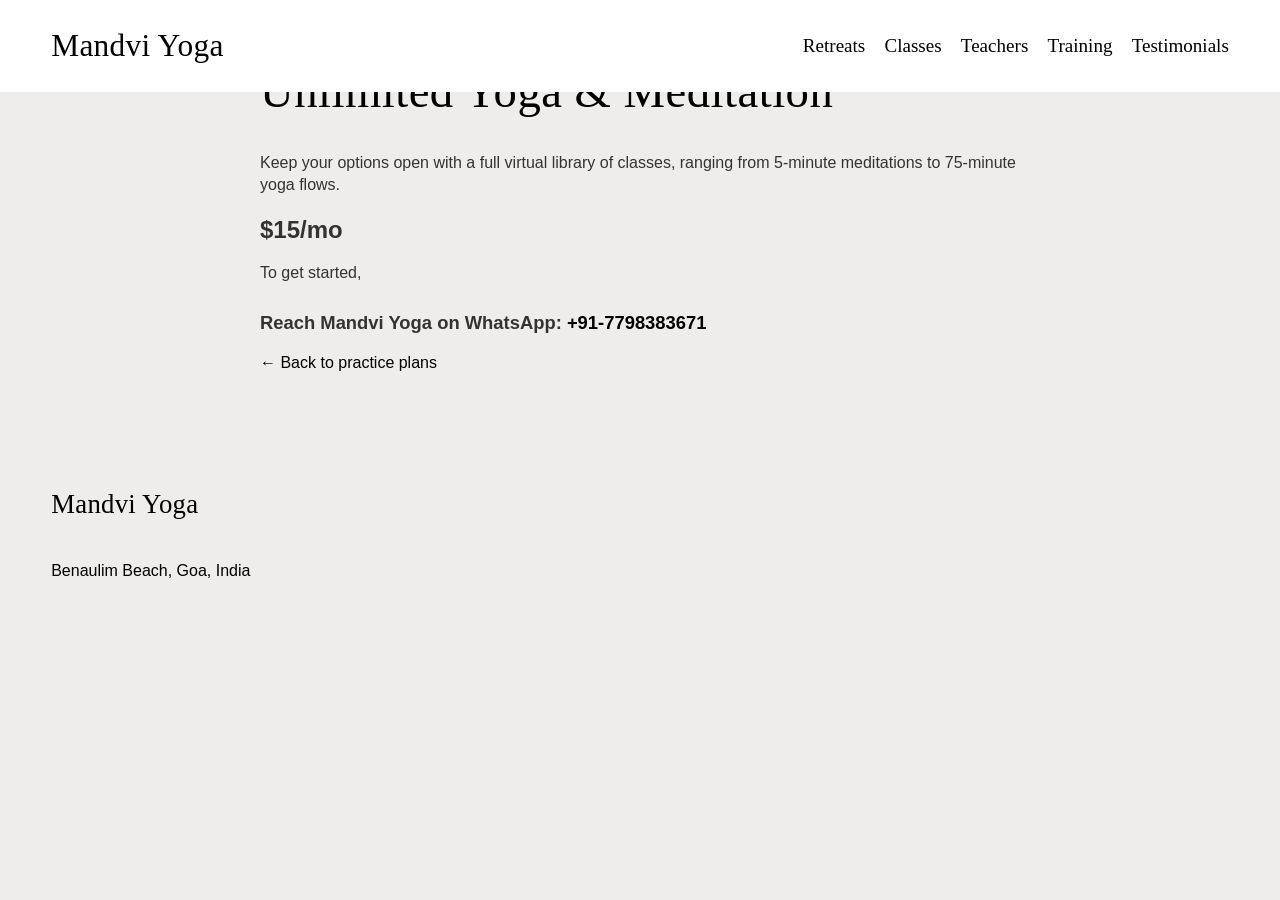
<file: unlimited-yoga-meditation/index.html>
<!doctype html><html lang="en"><head><meta charset="utf-8">
<meta name="viewport" content="width=device-width,initial-scale=1">
<title>Unlimited Yoga & Meditation &mdash; Mandvi Yoga</title>
<link rel="stylesheet" type="text/css" href="../assets/css/58924_website.components.imageFluid.styles.css">
<link rel="stylesheet" type="text/css" href="../assets/css/79134_website.components.html.styles.css">
<link rel="stylesheet" type="text/css" href="../assets/css/74590_site.css">
<link rel="stylesheet" type="text/css" href="../assets/css/17476_static.css">
<style>@keyframes fonts-loading { 0%, 99% { color: transparent; } } html.wf-loading * { animation: fonts-loading 3s; }</style>
<style>.sqs-block-form .sqs-block-content > *:not(.mv-contact-form),[data-controller='ProductList'] .product-list-item,.header-actions .user-accounts-link,.header-actions .cart-link,[data-animation-role]{opacity:1 !important;transform:none !important;}</style>
<style>
    @supports (-webkit-backdrop-filter: none) or (backdrop-filter: none) {
        .header-blur-background {
            
            
        }
    }
</style>
<style>
  .top-bun, 
  .patty, 
  .bottom-bun {
    height: 1px;
  }
</style>
<style>
  .top-bun, 
  .patty, 
  .bottom-bun {
    height: 1px;
  }
</style>
<style>

.fe-66d9eeeadc1b134376944930 {
  --grid-gutter: calc(var(--sqs-mobile-site-gutter, 6vw) - 11.0px);
  --cell-max-width: calc( ( var(--sqs-site-max-width, 1500px) - (11.0px * (8 - 1)) ) / 8 );

  display: grid;
  position: relative;
  grid-area: 1/1/-1/-1;
  grid-template-rows: repeat(73,minmax(24px, auto));
  grid-template-columns:
    minmax(var(--grid-gutter), 1fr)
    repeat(8, minmax(0, var(--cell-max-width)))
    minmax(var(--grid-gutter), 1fr);
  row-gap: 11.0px;
  column-gap: 11.0px;
  overflow-x: hidden;
  overflow-x: clip;
}

@media (min-width: 768px) {
  .background-width--inset .fe-66d9eeeadc1b134376944930 {
    --inset-padding: calc(var(--sqs-site-gutter) * 2);
  }

  .fe-66d9eeeadc1b134376944930 {
    --grid-gutter: calc(var(--sqs-site-gutter, 4vw) - 11.0px);
    --cell-max-width: calc( ( var(--sqs-site-max-width, 1500px) - (11.0px * (24 - 1)) ) / 24 );
    --inset-padding: 0vw;

    --row-height-scaling-factor: 0.0215;
    --container-width: min(var(--sqs-site-max-width, 1500px), calc(100vw - var(--sqs-site-gutter, 4vw) * 2 - var(--inset-padding) ));

    grid-template-rows: repeat(32,minmax(calc(var(--container-width) * var(--row-height-scaling-factor)), auto));
    grid-template-columns:
      minmax(var(--grid-gutter), 1fr)
      repeat(24, minmax(0, var(--cell-max-width)))
      minmax(var(--grid-gutter), 1fr);
  }
}


  .fe-block-53169febd333af4f75aa {
    grid-area: 2/2/4/10;
    z-index: 0;

    @media (max-width: 767px) {
      
      
    }
  }

  .fe-block-53169febd333af4f75aa .sqs-block {
    justify-content: center;
  }

  .fe-block-53169febd333af4f75aa .sqs-block-alignment-wrapper {
    align-items: center;
  }

  @media (min-width: 768px) {
    .fe-block-53169febd333af4f75aa {
      grid-area: 2/2/4/26;
      z-index: 0;

      

      
    }

    .fe-block-53169febd333af4f75aa .sqs-block {
      justify-content: center;
    }

    .fe-block-53169febd333af4f75aa .sqs-block-alignment-wrapper {
      align-items: center;
    }
  }

  .fe-block-042be0ceac1f29a29120 {
    grid-area: 5/3/16/9;
    z-index: 1;

    @media (max-width: 767px) {
      
      
    }
  }

  .fe-block-042be0ceac1f29a29120 .sqs-block {
    justify-content: center;
  }

  .fe-block-042be0ceac1f29a29120 .sqs-block-alignment-wrapper {
    align-items: center;
  }

  @media (min-width: 768px) {
    .fe-block-042be0ceac1f29a29120 {
      grid-area: 6/2/19/10;
      z-index: 1;

      

      
    }

    .fe-block-042be0ceac1f29a29120 .sqs-block {
      justify-content: center;
    }

    .fe-block-042be0ceac1f29a29120 .sqs-block-alignment-wrapper {
      align-items: center;
    }
  }

  .fe-block-06b969f9933b7e806c56 {
    grid-area: 16/2/23/10;
    z-index: 2;

    @media (max-width: 767px) {
      
      
    }
  }

  .fe-block-06b969f9933b7e806c56 .sqs-block {
    justify-content: center;
  }

  .fe-block-06b969f9933b7e806c56 .sqs-block-alignment-wrapper {
    align-items: center;
  }

  @media (min-width: 768px) {
    .fe-block-06b969f9933b7e806c56 {
      grid-area: 20/2/26/10;
      z-index: 2;

      

      
    }

    .fe-block-06b969f9933b7e806c56 .sqs-block {
      justify-content: flex-start;
    }

    .fe-block-06b969f9933b7e806c56 .sqs-block-alignment-wrapper {
      align-items: flex-start;
    }
  }

  .fe-block-252d0a091e652de05d12 {
    grid-area: 23/2/27/10;
    z-index: 10;

    @media (max-width: 767px) {
      
      
    }
  }

  .fe-block-252d0a091e652de05d12 .sqs-block {
    justify-content: flex-start;
  }

  .fe-block-252d0a091e652de05d12 .sqs-block-alignment-wrapper {
    align-items: flex-start;
  }

  @media (min-width: 768px) {
    .fe-block-252d0a091e652de05d12 {
      grid-area: 27/2/30/10;
      z-index: 10;

      

      
    }

    .fe-block-252d0a091e652de05d12 .sqs-block {
      justify-content: center;
    }

    .fe-block-252d0a091e652de05d12 .sqs-block-alignment-wrapper {
      align-items: center;
    }
  }

  .fe-block-07813d8d039d0b2ea5d7 {
    grid-area: 28/3/39/9;
    z-index: 4;

    @media (max-width: 767px) {
      
      
    }
  }

  .fe-block-07813d8d039d0b2ea5d7 .sqs-block {
    justify-content: center;
  }

  .fe-block-07813d8d039d0b2ea5d7 .sqs-block-alignment-wrapper {
    align-items: center;
  }

  @media (min-width: 768px) {
    .fe-block-07813d8d039d0b2ea5d7 {
      grid-area: 6/10/19/18;
      z-index: 4;

      

      
    }

    .fe-block-07813d8d039d0b2ea5d7 .sqs-block {
      justify-content: center;
    }

    .fe-block-07813d8d039d0b2ea5d7 .sqs-block-alignment-wrapper {
      align-items: center;
    }
  }

  .fe-block-8a3914ff433dffa10447 {
    grid-area: 39/2/46/10;
    z-index: 5;

    @media (max-width: 767px) {
      
      
    }
  }

  .fe-block-8a3914ff433dffa10447 .sqs-block {
    justify-content: center;
  }

  .fe-block-8a3914ff433dffa10447 .sqs-block-alignment-wrapper {
    align-items: center;
  }

  @media (min-width: 768px) {
    .fe-block-8a3914ff433dffa10447 {
      grid-area: 20/10/26/18;
      z-index: 5;

      

      
    }

    .fe-block-8a3914ff433dffa10447 .sqs-block {
      justify-content: flex-start;
    }

    .fe-block-8a3914ff433dffa10447 .sqs-block-alignment-wrapper {
      align-items: flex-start;
    }
  }

  .fe-block-c4f0958a32317256c5ce {
    grid-area: 46/2/50/10;
    z-index: 11;

    @media (max-width: 767px) {
      
      
    }
  }

  .fe-block-c4f0958a32317256c5ce .sqs-block {
    justify-content: flex-start;
  }

  .fe-block-c4f0958a32317256c5ce .sqs-block-alignment-wrapper {
    align-items: flex-start;
  }

  @media (min-width: 768px) {
    .fe-block-c4f0958a32317256c5ce {
      grid-area: 27/10/30/18;
      z-index: 11;

      

      
    }

    .fe-block-c4f0958a32317256c5ce .sqs-block {
      justify-content: center;
    }

    .fe-block-c4f0958a32317256c5ce .sqs-block-alignment-wrapper {
      align-items: center;
    }
  }

  .fe-block-20c386a8f8d910c8d6ff {
    grid-area: 51/3/62/9;
    z-index: 7;

    @media (max-width: 767px) {
      
      
    }
  }

  .fe-block-20c386a8f8d910c8d6ff .sqs-block {
    justify-content: center;
  }

  .fe-block-20c386a8f8d910c8d6ff .sqs-block-alignment-wrapper {
    align-items: center;
  }

  @media (min-width: 768px) {
    .fe-block-20c386a8f8d910c8d6ff {
      grid-area: 6/18/19/26;
      z-index: 7;

      

      
    }

    .fe-block-20c386a8f8d910c8d6ff .sqs-block {
      justify-content: center;
    }

    .fe-block-20c386a8f8d910c8d6ff .sqs-block-alignment-wrapper {
      align-items: center;
    }
  }

  .fe-block-b78088995c8e65507554 {
    grid-area: 62/2/69/10;
    z-index: 8;

    @media (max-width: 767px) {
      
      
    }
  }

  .fe-block-b78088995c8e65507554 .sqs-block {
    justify-content: center;
  }

  .fe-block-b78088995c8e65507554 .sqs-block-alignment-wrapper {
    align-items: center;
  }

  @media (min-width: 768px) {
    .fe-block-b78088995c8e65507554 {
      grid-area: 20/18/27/26;
      z-index: 8;

      

      
    }

    .fe-block-b78088995c8e65507554 .sqs-block {
      justify-content: flex-start;
    }

    .fe-block-b78088995c8e65507554 .sqs-block-alignment-wrapper {
      align-items: flex-start;
    }
  }

  .fe-block-0c27247f3b7c4a329868 {
    grid-area: 69/2/73/10;
    z-index: 12;

    @media (max-width: 767px) {
      
      
    }
  }

  .fe-block-0c27247f3b7c4a329868 .sqs-block {
    justify-content: flex-start;
  }

  .fe-block-0c27247f3b7c4a329868 .sqs-block-alignment-wrapper {
    align-items: flex-start;
  }

  @media (min-width: 768px) {
    .fe-block-0c27247f3b7c4a329868 {
      grid-area: 27/18/30/26;
      z-index: 12;

      

      
    }

    .fe-block-0c27247f3b7c4a329868 .sqs-block {
      justify-content: center;
    }

    .fe-block-0c27247f3b7c4a329868 .sqs-block-alignment-wrapper {
      align-items: center;
    }
  }

</style>
<style>
      
      
      
      #block-042be0ceac1f29a29120 {
        --image-component-focal-point: 50% 50%;
        
  --image-component-object-fit: cover;
  --image-component-overlay-opacity: 0;
  --image-component-overlay-blend-mode: normal;
  
  --image-component-native-aspect-ratio: 1335/1668;
  
  
  

      }
      #block-042be0ceac1f29a29120 .fluid-image-container.visitor-mode {
        
  
  overflow: hidden;-webkit-mask-image: -webkit-radial-gradient(white, black);clip-path: none;-webkit-clip-path: none;

      }
      #block-042be0ceac1f29a29120 .js-content-mode-element-wrapper {
        position: relative;
        width: 100%;
        height: 100%;
        display: none;
      }
      #block-042be0ceac1f29a29120 .js-content-mode-element-system_desktop {
        display: block;
      }
    </style>
<style>
      
      
      
      #block-07813d8d039d0b2ea5d7 {
        --image-component-focal-point: 50% 50%;
        
  --image-component-object-fit: cover;
  --image-component-overlay-opacity: 0;
  --image-component-overlay-blend-mode: normal;
  
  --image-component-native-aspect-ratio: 1168/1460;
  
  
  

      }
      #block-07813d8d039d0b2ea5d7 .fluid-image-container.visitor-mode {
        
  
  overflow: hidden;-webkit-mask-image: -webkit-radial-gradient(white, black);clip-path: none;-webkit-clip-path: none;

      }
      #block-07813d8d039d0b2ea5d7 .js-content-mode-element-wrapper {
        position: relative;
        width: 100%;
        height: 100%;
        display: none;
      }
      #block-07813d8d039d0b2ea5d7 .js-content-mode-element-system_desktop {
        display: block;
      }
    </style>
<style>
      
      
      
      #block-20c386a8f8d910c8d6ff {
        --image-component-focal-point: 50% 50%;
        
  --image-component-object-fit: cover;
  --image-component-overlay-opacity: 0;
  --image-component-overlay-blend-mode: normal;
  
  --image-component-native-aspect-ratio: 1036/1296;
  
  
  

      }
      #block-20c386a8f8d910c8d6ff .fluid-image-container.visitor-mode {
        
  
  overflow: hidden;-webkit-mask-image: -webkit-radial-gradient(white, black);clip-path: none;-webkit-clip-path: none;

      }
      #block-20c386a8f8d910c8d6ff .js-content-mode-element-wrapper {
        position: relative;
        width: 100%;
        height: 100%;
        display: none;
      }
      #block-20c386a8f8d910c8d6ff .js-content-mode-element-system_desktop {
        display: block;
      }
    </style>
<style>

.fe-66d0a10d57ebf75a2111fdae {
  --grid-gutter: calc(var(--sqs-mobile-site-gutter, 6vw) - 11.0px);
  --cell-max-width: calc( ( var(--sqs-site-max-width, 1500px) - (11.0px * (8 - 1)) ) / 8 );

  display: grid;
  position: relative;
  grid-area: 1/1/-1/-1;
  grid-template-rows: repeat(5,minmax(24px, auto));
  grid-template-columns:
    minmax(var(--grid-gutter), 1fr)
    repeat(8, minmax(0, var(--cell-max-width)))
    minmax(var(--grid-gutter), 1fr);
  row-gap: 11.0px;
  column-gap: 11.0px;
  overflow-x: hidden;
  overflow-x: clip;
}

@media (min-width: 768px) {
  .background-width--inset .fe-66d0a10d57ebf75a2111fdae {
    --inset-padding: calc(var(--sqs-site-gutter) * 2);
  }

  .fe-66d0a10d57ebf75a2111fdae {
    --grid-gutter: calc(var(--sqs-site-gutter, 4vw) - 11.0px);
    --cell-max-width: calc( ( var(--sqs-site-max-width, 1500px) - (11.0px * (24 - 1)) ) / 24 );
    --inset-padding: 0vw;

    --row-height-scaling-factor: 0.0215;
    --container-width: min(var(--sqs-site-max-width, 1500px), calc(100vw - var(--sqs-site-gutter, 4vw) * 2 - var(--inset-padding) ));

    grid-template-rows: repeat(5,minmax(calc(var(--container-width) * var(--row-height-scaling-factor)), auto));
    grid-template-columns:
      minmax(var(--grid-gutter), 1fr)
      repeat(24, minmax(0, var(--cell-max-width)))
      minmax(var(--grid-gutter), 1fr);
  }
}


  .fe-block-55075b298b9c31624dfc {
    grid-area: 2/2/4/6;
    z-index: 0;

    @media (max-width: 767px) {
      
      
    }
  }

  .fe-block-55075b298b9c31624dfc .sqs-block {
    justify-content: flex-start;
  }

  .fe-block-55075b298b9c31624dfc .sqs-block-alignment-wrapper {
    align-items: flex-start;
  }

  @media (min-width: 768px) {
    .fe-block-55075b298b9c31624dfc {
      grid-area: 2/2/4/14;
      z-index: 0;

      

      
    }

    .fe-block-55075b298b9c31624dfc .sqs-block {
      justify-content: flex-start;
    }

    .fe-block-55075b298b9c31624dfc .sqs-block-alignment-wrapper {
      align-items: flex-start;
    }
  }

  .fe-block-12a8373ee67c0540e7d0 {
    grid-area: 4/2/6/10;
    z-index: 3;

    @media (max-width: 767px) {
      
      
    }
  }

  .fe-block-12a8373ee67c0540e7d0 .sqs-block {
    justify-content: center;
  }

  .fe-block-12a8373ee67c0540e7d0 .sqs-block-alignment-wrapper {
    align-items: center;
  }

  @media (min-width: 768px) {
    .fe-block-12a8373ee67c0540e7d0 {
      grid-area: 4/2/6/8;
      z-index: 3;

      

      
    }

    .fe-block-12a8373ee67c0540e7d0 .sqs-block {
      justify-content: flex-start;
    }

    .fe-block-12a8373ee67c0540e7d0 .sqs-block-alignment-wrapper {
      align-items: flex-start;
    }
  }

</style>
<style>.mv-plan{max-width:760px;margin:4em auto;padding:0 6%}.mv-plan .price{font-size:1.5em;font-weight:700}</style>
</head><body><header
    data-test="header"
    id="header"
    
    class="
      
        
          white
        
      
      header theme-col--primary
    "
    data-section-theme="white"
    data-controller="Header"
    data-current-styles="{
&quot;layout&quot;: &quot;navRight&quot;,
&quot;action&quot;: {
&quot;href&quot;: &quot;/joinnow&quot;,
&quot;buttonText&quot;: &quot;Sign up&quot;,
&quot;newWindow&quot;: false
},
&quot;showSocial&quot;: false,
&quot;socialOptions&quot;: {
&quot;socialBorderShape&quot;: &quot;none&quot;,
&quot;socialBorderStyle&quot;: &quot;outline&quot;,
&quot;socialBorderThickness&quot;: {
&quot;unit&quot;: &quot;px&quot;,
&quot;value&quot;: 1.0
}
},
&quot;sectionTheme&quot;: &quot;&quot;,
&quot;menuOverlayTheme&quot;: &quot;light&quot;,
&quot;menuOverlayAnimation&quot;: &quot;fade&quot;,
&quot;cartStyle&quot;: &quot;cart&quot;,
&quot;cartText&quot;: &quot;Cart&quot;,
&quot;showEmptyCartState&quot;: true,
&quot;cartOptions&quot;: {
&quot;iconType&quot;: &quot;solid-7&quot;,
&quot;cartBorderShape&quot;: &quot;none&quot;,
&quot;cartBorderStyle&quot;: &quot;outline&quot;,
&quot;cartBorderThickness&quot;: {
&quot;unit&quot;: &quot;px&quot;,
&quot;value&quot;: 1.0
}
},
&quot;showButton&quot;: false,
&quot;showCart&quot;: false,
&quot;showAccountLogin&quot;: false,
&quot;headerStyle&quot;: &quot;dynamic&quot;,
&quot;languagePicker&quot;: {
&quot;enabled&quot;: false,
&quot;iconEnabled&quot;: false,
&quot;iconType&quot;: &quot;globe&quot;,
&quot;flagShape&quot;: &quot;shiny&quot;,
&quot;languageFlags&quot;: [ ]
},
&quot;iconOptions&quot;: {
&quot;desktopDropdownIconOptions&quot;: {
&quot;size&quot;: {
&quot;unit&quot;: &quot;em&quot;,
&quot;value&quot;: 1.0
},
&quot;iconSpacing&quot;: {
&quot;unit&quot;: &quot;em&quot;,
&quot;value&quot;: 0.35
},
&quot;strokeWidth&quot;: {
&quot;unit&quot;: &quot;px&quot;,
&quot;value&quot;: 1.0
},
&quot;endcapType&quot;: &quot;square&quot;,
&quot;folderDropdownIcon&quot;: &quot;none&quot;,
&quot;languagePickerIcon&quot;: &quot;openArrowHead&quot;
},
&quot;mobileDropdownIconOptions&quot;: {
&quot;size&quot;: {
&quot;unit&quot;: &quot;em&quot;,
&quot;value&quot;: 1.0
},
&quot;iconSpacing&quot;: {
&quot;unit&quot;: &quot;em&quot;,
&quot;value&quot;: 0.15
},
&quot;strokeWidth&quot;: {
&quot;unit&quot;: &quot;px&quot;,
&quot;value&quot;: 0.5
},
&quot;endcapType&quot;: &quot;square&quot;,
&quot;folderDropdownIcon&quot;: &quot;openArrowHead&quot;,
&quot;languagePickerIcon&quot;: &quot;openArrowHead&quot;
}
},
&quot;mobileOptions&quot;: {
&quot;layout&quot;: &quot;logoLeftNavRight&quot;,
&quot;menuIconOptions&quot;: {
&quot;style&quot;: &quot;doubleLineHamburger&quot;,
&quot;thickness&quot;: {
&quot;unit&quot;: &quot;px&quot;,
&quot;value&quot;: 1.0
}
}
},
&quot;solidOptions&quot;: {
&quot;headerOpacity&quot;: {
&quot;unit&quot;: &quot;%&quot;,
&quot;value&quot;: 100.0
},
&quot;blurBackground&quot;: {
&quot;enabled&quot;: false,
&quot;blurRadius&quot;: {
&quot;unit&quot;: &quot;px&quot;,
&quot;value&quot;: 12.0
}
},
&quot;backgroundColor&quot;: {
&quot;type&quot;: &quot;SITE_PALETTE_COLOR&quot;,
&quot;sitePaletteColor&quot;: {
&quot;colorName&quot;: &quot;white&quot;,
&quot;alphaModifier&quot;: 1.0
}
},
&quot;navigationColor&quot;: {
&quot;type&quot;: &quot;SITE_PALETTE_COLOR&quot;,
&quot;sitePaletteColor&quot;: {
&quot;colorName&quot;: &quot;black&quot;,
&quot;alphaModifier&quot;: 1.0
}
}
},
&quot;gradientOptions&quot;: {
&quot;gradientType&quot;: &quot;faded&quot;,
&quot;headerOpacity&quot;: {
&quot;unit&quot;: &quot;%&quot;,
&quot;value&quot;: 90.0
},
&quot;blurBackground&quot;: {
&quot;enabled&quot;: false,
&quot;blurRadius&quot;: {
&quot;unit&quot;: &quot;px&quot;,
&quot;value&quot;: 12.0
}
},
&quot;backgroundColor&quot;: {
&quot;type&quot;: &quot;SITE_PALETTE_COLOR&quot;,
&quot;sitePaletteColor&quot;: {
&quot;colorName&quot;: &quot;white&quot;,
&quot;alphaModifier&quot;: 1.0
}
},
&quot;navigationColor&quot;: {
&quot;type&quot;: &quot;SITE_PALETTE_COLOR&quot;,
&quot;sitePaletteColor&quot;: {
&quot;colorName&quot;: &quot;black&quot;,
&quot;alphaModifier&quot;: 1.0
}
}
},
&quot;dropShadowOptions&quot;: {
&quot;enabled&quot;: false,
&quot;blur&quot;: {
&quot;unit&quot;: &quot;px&quot;,
&quot;value&quot;: 12.0
},
&quot;spread&quot;: {
&quot;unit&quot;: &quot;px&quot;,
&quot;value&quot;: 0.0
},
&quot;distance&quot;: {
&quot;unit&quot;: &quot;px&quot;,
&quot;value&quot;: 12.0
}
},
&quot;borderOptions&quot;: {
&quot;enabled&quot;: false,
&quot;position&quot;: &quot;allSides&quot;,
&quot;thickness&quot;: {
&quot;unit&quot;: &quot;px&quot;,
&quot;value&quot;: 4.0
},
&quot;color&quot;: {
&quot;type&quot;: &quot;SITE_PALETTE_COLOR&quot;,
&quot;sitePaletteColor&quot;: {
&quot;colorName&quot;: &quot;black&quot;,
&quot;alphaModifier&quot;: 1.0
}
}
},
&quot;showPromotedElement&quot;: false,
&quot;buttonVariant&quot;: &quot;primary&quot;,
&quot;blurBackground&quot;: {
&quot;enabled&quot;: false,
&quot;blurRadius&quot;: {
&quot;unit&quot;: &quot;px&quot;,
&quot;value&quot;: 12.0
}
},
&quot;headerOpacity&quot;: {
&quot;unit&quot;: &quot;%&quot;,
&quot;value&quot;: 100.0
}
}"
    data-section-id="header"
    data-header-style="dynamic"
    data-language-picker="{
&quot;enabled&quot;: false,
&quot;iconEnabled&quot;: false,
&quot;iconType&quot;: &quot;globe&quot;,
&quot;flagShape&quot;: &quot;shiny&quot;,
&quot;languageFlags&quot;: [ ]
}"
    
    
    data-first-focusable-element
    tabindex="-1"
    style="
      
      
        --headerBorderColor: hsla(var(--black-hsl), 1);
      
      
        --solidHeaderBackgroundColor: hsla(var(--white-hsl), 1);
      
      
        --solidHeaderNavigationColor: hsla(var(--black-hsl), 1);
      
      
        --gradientHeaderBackgroundColor: hsla(var(--white-hsl), 1);
      
      
        --gradientHeaderNavigationColor: hsla(var(--black-hsl), 1);
      
    "
  >
    <svg  style="display:none" viewBox="0 0 22 22" xmlns="http://www.w3.org/2000/svg">
  <symbol id="circle" >
    <path d="M11.5 17C14.5376 17 17 14.5376 17 11.5C17 8.46243 14.5376 6 11.5 6C8.46243 6 6 8.46243 6 11.5C6 14.5376 8.46243 17 11.5 17Z" fill="none" />
  </symbol>

  <symbol id="circleFilled" >
    <path d="M11.5 17C14.5376 17 17 14.5376 17 11.5C17 8.46243 14.5376 6 11.5 6C8.46243 6 6 8.46243 6 11.5C6 14.5376 8.46243 17 11.5 17Z" />
  </symbol>

  <symbol id="dash" >
    <path d="M11 11H19H3" />
  </symbol>

  <symbol id="squareFilled" >
    <rect x="6" y="6" width="11" height="11" />
  </symbol>

  <symbol id="square" >
    <rect x="7" y="7" width="9" height="9" fill="none" stroke="inherit" />
  </symbol>
  
  <symbol id="plus" >
    <path d="M11 3V19" />
    <path d="M19 11L3 11"/>
  </symbol>
  
  <symbol id="closedArrow" >
    <path d="M11 11V2M11 18.1797L17 11.1477L5 11.1477L11 18.1797Z" fill="none" />
  </symbol>
  
  <symbol id="closedArrowFilled" >
    <path d="M11 11L11 2" stroke="inherit" fill="none"  />
    <path fill-rule="evenodd" clip-rule="evenodd" d="M2.74695 9.38428L19.038 9.38428L10.8925 19.0846L2.74695 9.38428Z" stroke-width="1" />
  </symbol>
  
  <symbol id="closedArrowHead" viewBox="0 0 22 22"  xmlns="http://www.w3.org/2000/symbol">
    <path d="M18 7L11 15L4 7L18 7Z" fill="none" stroke="inherit" />
  </symbol>
  
  
  <symbol id="closedArrowHeadFilled" viewBox="0 0 22 22"  xmlns="http://www.w3.org/2000/symbol">
    <path d="M18.875 6.5L11 15.5L3.125 6.5L18.875 6.5Z" />
  </symbol>
  
  <symbol id="openArrow" >
    <path d="M11 18.3591L11 3" stroke="inherit" fill="none"  />
    <path d="M18 11.5L11 18.5L4 11.5" stroke="inherit" fill="none"  />
  </symbol>
  
  <symbol id="openArrowHead" >
    <path d="M18 7L11 14L4 7" fill="none" />
  </symbol>

  <symbol id="pinchedArrow" >
    <path d="M11 17.3591L11 2" fill="none" />
    <path d="M2 11C5.85455 12.2308 8.81818 14.9038 11 18C13.1818 14.8269 16.1455 12.1538 20 11" fill="none" />
  </symbol>

  <symbol id="pinchedArrowFilled" >
    <path d="M11.05 10.4894C7.04096 8.73759 1.05005 8 1.05005 8C6.20459 11.3191 9.41368 14.1773 11.05 21C12.6864 14.0851 15.8955 11.227 21.05 8C21.05 8 15.0591 8.73759 11.05 10.4894Z" stroke-width="1"/>
    <path d="M11 11L11 1" fill="none"/>
  </symbol>

  <symbol id="pinchedArrowHead" >
    <path d="M2 7.24091C5.85455 8.40454 8.81818 10.9318 11 13.8591C13.1818 10.8591 16.1455 8.33181 20 7.24091"  fill="none" />
  </symbol>
  
  <symbol id="pinchedArrowHeadFilled" >
    <path d="M11.05 7.1591C7.04096 5.60456 1.05005 4.95001 1.05005 4.95001C6.20459 7.89547 9.41368 10.4318 11.05 16.4864C12.6864 10.35 15.8955 7.81365 21.05 4.95001C21.05 4.95001 15.0591 5.60456 11.05 7.1591Z" />
  </symbol>

</svg>
    
<div class="sqs-announcement-bar-dropzone"></div>

    <div class="header-announcement-bar-wrapper">
      
      <a
        href="#page"
        class="header-skip-link sqs-button-element--primary"
      >
        Skip to Content
      </a>
      


<style>
    @supports (-webkit-backdrop-filter: none) or (backdrop-filter: none) {
        .header-blur-background {
            
            
        }
    }
</style>
      <div
        class="header-border"
        data-header-style="dynamic"
        data-header-border="false"
        data-test="header-border"
        style="




"
      ></div>
      <div
        class="header-dropshadow"
        data-header-style="dynamic"
        data-header-dropshadow="false"
        data-test="header-dropshadow"
        style=""
      ></div>
      
      

      <div class='header-inner container--fluid
        
        
        
         header-mobile-layout-logo-left-nav-right
        
        
        
        
        
        
         header-layout-nav-right
        
        
        
        
        
        
        
        
        '
        data-test="header-inner"
        >
        <!-- Background -->
        <div class="header-background theme-bg--primary"></div>

        <div class="header-display-desktop" data-content-field="site-title">
          

          

          

          

          

          
          
            
            <!-- Social -->
            
          
            
            <!-- Title and nav wrapper -->
            <div class="header-title-nav-wrapper">
              

              

              
                
                <!-- Title -->
                
                  <div
                    class="
                      header-title
                      
                    "
                    data-animation-role="header-element"
                  >
                    
                      <div class="header-title-text">
                        <a id="site-title" href="../" data-animation-role="header-element">Mandvi Yoga</a>
                      </div>
                    
                    
                  </div>
                
              
                
                <!-- Nav -->
                <div class="header-nav">
                  <div class="header-nav-wrapper">
                    <nav class="header-nav-list">
                      


  
    <div class="header-nav-item header-nav-item--collection">
      <a
        href="../services-5/"
        data-animation-role="header-element"
        
      >
        Retreats
      </a>
    </div>
  
  
  


  
    <div class="header-nav-item header-nav-item--collection">
      <a
        href="../classes/"
        data-animation-role="header-element"
        
      >
        Classes
      </a>
    </div>
  
  
  


  
    <div class="header-nav-item header-nav-item--collection">
      <a
        href="../teachers/"
        data-animation-role="header-element"
        
      >
        Teachers
      </a>
    </div>
  
  
  


  
    <div class="header-nav-item header-nav-item--collection">
      <a
        href="../teachertraining/"
        data-animation-role="header-element"
        
      >
        Training
      </a>
    </div>
  
  
  


  
    <div class="header-nav-item header-nav-item--collection">
      <a
        href="../testimonials/"
        data-animation-role="header-element"
        
      >
        Testimonials
      </a>
    </div>
  
  
  



                    </nav>
                  </div>
                </div>
              
              
            </div>
          
            
            <!-- Actions -->
            <div class="header-actions header-actions--right">
              
                
              
              

              

            
            

              
              <div class="showOnMobile">
                
              </div>

              
              <div class="showOnDesktop">
                
              </div>

              
            </div>
          
            


<style>
  .top-bun, 
  .patty, 
  .bottom-bun {
    height: 1px;
  }
</style>

<!-- Burger -->
<div class="header-burger

  menu-overlay-does-not-have-visible-non-navigation-items


  
  no-actions
  
" data-animation-role="header-element">
  <button class="header-burger-btn burger" data-test="header-burger">
    <span hidden class="js-header-burger-open-title visually-hidden">Open Menu</span>
    <span hidden class="js-header-burger-close-title visually-hidden">Close Menu</span>
    <div class="burger-box">
      <div class="burger-inner header-menu-icon-doubleLineHamburger">
        <div class="top-bun"></div>
        <div class="patty"></div>
        <div class="bottom-bun"></div>
      </div>
    </div>
  </button>
</div>

          

        </div>
        <div class="header-display-mobile" data-content-field="site-title">
          
            
            <!-- Social -->
            
          
            
            <!-- Title and nav wrapper -->
            <div class="header-title-nav-wrapper">
              

              

              
                
                <!-- Title -->
                
                  <div
                    class="
                      header-title
                      
                    "
                    data-animation-role="header-element"
                  >
                    
                      <div class="header-title-text">
                        <a id="site-title" href="../" data-animation-role="header-element">Mandvi Yoga</a>
                      </div>
                    
                    
                  </div>
                
              
                
                <!-- Nav -->
                <div class="header-nav">
                  <div class="header-nav-wrapper">
                    <nav class="header-nav-list">
                      


  
    <div class="header-nav-item header-nav-item--collection">
      <a
        href="../services-5/"
        data-animation-role="header-element"
        
      >
        Retreats
      </a>
    </div>
  
  
  


  
    <div class="header-nav-item header-nav-item--collection">
      <a
        href="../classes/"
        data-animation-role="header-element"
        
      >
        Classes
      </a>
    </div>
  
  
  


  
    <div class="header-nav-item header-nav-item--collection">
      <a
        href="../teachers/"
        data-animation-role="header-element"
        
      >
        Teachers
      </a>
    </div>
  
  
  


  
    <div class="header-nav-item header-nav-item--collection">
      <a
        href="../teachertraining/"
        data-animation-role="header-element"
        
      >
        Training
      </a>
    </div>
  
  
  


  
    <div class="header-nav-item header-nav-item--collection">
      <a
        href="../testimonials/"
        data-animation-role="header-element"
        
      >
        Testimonials
      </a>
    </div>
  
  
  



                    </nav>
                  </div>
                </div>
              
              
            </div>
          
            
            <!-- Actions -->
            <div class="header-actions header-actions--right">
              
                
              
              

              

            
            

              
              <div class="showOnMobile">
                
              </div>

              
              <div class="showOnDesktop">
                
              </div>

              
            </div>
          
            


<style>
  .top-bun, 
  .patty, 
  .bottom-bun {
    height: 1px;
  }
</style>

<!-- Burger -->
<div class="header-burger

  menu-overlay-does-not-have-visible-non-navigation-items


  
  no-actions
  
" data-animation-role="header-element">
  <button class="header-burger-btn burger" data-test="header-burger">
    <span hidden class="js-header-burger-open-title visually-hidden">Open Menu</span>
    <span hidden class="js-header-burger-close-title visually-hidden">Close Menu</span>
    <div class="burger-box">
      <div class="burger-inner header-menu-icon-doubleLineHamburger">
        <div class="top-bun"></div>
        <div class="patty"></div>
        <div class="bottom-bun"></div>
      </div>
    </div>
  </button>
</div>

          
          
          
          
          
        </div>
      </div>
    </div>
    <!-- (Mobile) Menu Navigation -->
    <div class="header-menu header-menu--folder-list
      light
      
      
      
      
      "
      data-section-theme="light"
      data-current-styles="{
&quot;layout&quot;: &quot;navRight&quot;,
&quot;action&quot;: {
&quot;href&quot;: &quot;/joinnow&quot;,
&quot;buttonText&quot;: &quot;Sign up&quot;,
&quot;newWindow&quot;: false
},
&quot;showSocial&quot;: false,
&quot;socialOptions&quot;: {
&quot;socialBorderShape&quot;: &quot;none&quot;,
&quot;socialBorderStyle&quot;: &quot;outline&quot;,
&quot;socialBorderThickness&quot;: {
&quot;unit&quot;: &quot;px&quot;,
&quot;value&quot;: 1.0
}
},
&quot;sectionTheme&quot;: &quot;&quot;,
&quot;menuOverlayTheme&quot;: &quot;light&quot;,
&quot;menuOverlayAnimation&quot;: &quot;fade&quot;,
&quot;cartStyle&quot;: &quot;cart&quot;,
&quot;cartText&quot;: &quot;Cart&quot;,
&quot;showEmptyCartState&quot;: true,
&quot;cartOptions&quot;: {
&quot;iconType&quot;: &quot;solid-7&quot;,
&quot;cartBorderShape&quot;: &quot;none&quot;,
&quot;cartBorderStyle&quot;: &quot;outline&quot;,
&quot;cartBorderThickness&quot;: {
&quot;unit&quot;: &quot;px&quot;,
&quot;value&quot;: 1.0
}
},
&quot;showButton&quot;: false,
&quot;showCart&quot;: false,
&quot;showAccountLogin&quot;: false,
&quot;headerStyle&quot;: &quot;dynamic&quot;,
&quot;languagePicker&quot;: {
&quot;enabled&quot;: false,
&quot;iconEnabled&quot;: false,
&quot;iconType&quot;: &quot;globe&quot;,
&quot;flagShape&quot;: &quot;shiny&quot;,
&quot;languageFlags&quot;: [ ]
},
&quot;iconOptions&quot;: {
&quot;desktopDropdownIconOptions&quot;: {
&quot;size&quot;: {
&quot;unit&quot;: &quot;em&quot;,
&quot;value&quot;: 1.0
},
&quot;iconSpacing&quot;: {
&quot;unit&quot;: &quot;em&quot;,
&quot;value&quot;: 0.35
},
&quot;strokeWidth&quot;: {
&quot;unit&quot;: &quot;px&quot;,
&quot;value&quot;: 1.0
},
&quot;endcapType&quot;: &quot;square&quot;,
&quot;folderDropdownIcon&quot;: &quot;none&quot;,
&quot;languagePickerIcon&quot;: &quot;openArrowHead&quot;
},
&quot;mobileDropdownIconOptions&quot;: {
&quot;size&quot;: {
&quot;unit&quot;: &quot;em&quot;,
&quot;value&quot;: 1.0
},
&quot;iconSpacing&quot;: {
&quot;unit&quot;: &quot;em&quot;,
&quot;value&quot;: 0.15
},
&quot;strokeWidth&quot;: {
&quot;unit&quot;: &quot;px&quot;,
&quot;value&quot;: 0.5
},
&quot;endcapType&quot;: &quot;square&quot;,
&quot;folderDropdownIcon&quot;: &quot;openArrowHead&quot;,
&quot;languagePickerIcon&quot;: &quot;openArrowHead&quot;
}
},
&quot;mobileOptions&quot;: {
&quot;layout&quot;: &quot;logoLeftNavRight&quot;,
&quot;menuIconOptions&quot;: {
&quot;style&quot;: &quot;doubleLineHamburger&quot;,
&quot;thickness&quot;: {
&quot;unit&quot;: &quot;px&quot;,
&quot;value&quot;: 1.0
}
}
},
&quot;solidOptions&quot;: {
&quot;headerOpacity&quot;: {
&quot;unit&quot;: &quot;%&quot;,
&quot;value&quot;: 100.0
},
&quot;blurBackground&quot;: {
&quot;enabled&quot;: false,
&quot;blurRadius&quot;: {
&quot;unit&quot;: &quot;px&quot;,
&quot;value&quot;: 12.0
}
},
&quot;backgroundColor&quot;: {
&quot;type&quot;: &quot;SITE_PALETTE_COLOR&quot;,
&quot;sitePaletteColor&quot;: {
&quot;colorName&quot;: &quot;white&quot;,
&quot;alphaModifier&quot;: 1.0
}
},
&quot;navigationColor&quot;: {
&quot;type&quot;: &quot;SITE_PALETTE_COLOR&quot;,
&quot;sitePaletteColor&quot;: {
&quot;colorName&quot;: &quot;black&quot;,
&quot;alphaModifier&quot;: 1.0
}
}
},
&quot;gradientOptions&quot;: {
&quot;gradientType&quot;: &quot;faded&quot;,
&quot;headerOpacity&quot;: {
&quot;unit&quot;: &quot;%&quot;,
&quot;value&quot;: 90.0
},
&quot;blurBackground&quot;: {
&quot;enabled&quot;: false,
&quot;blurRadius&quot;: {
&quot;unit&quot;: &quot;px&quot;,
&quot;value&quot;: 12.0
}
},
&quot;backgroundColor&quot;: {
&quot;type&quot;: &quot;SITE_PALETTE_COLOR&quot;,
&quot;sitePaletteColor&quot;: {
&quot;colorName&quot;: &quot;white&quot;,
&quot;alphaModifier&quot;: 1.0
}
},
&quot;navigationColor&quot;: {
&quot;type&quot;: &quot;SITE_PALETTE_COLOR&quot;,
&quot;sitePaletteColor&quot;: {
&quot;colorName&quot;: &quot;black&quot;,
&quot;alphaModifier&quot;: 1.0
}
}
},
&quot;dropShadowOptions&quot;: {
&quot;enabled&quot;: false,
&quot;blur&quot;: {
&quot;unit&quot;: &quot;px&quot;,
&quot;value&quot;: 12.0
},
&quot;spread&quot;: {
&quot;unit&quot;: &quot;px&quot;,
&quot;value&quot;: 0.0
},
&quot;distance&quot;: {
&quot;unit&quot;: &quot;px&quot;,
&quot;value&quot;: 12.0
}
},
&quot;borderOptions&quot;: {
&quot;enabled&quot;: false,
&quot;position&quot;: &quot;allSides&quot;,
&quot;thickness&quot;: {
&quot;unit&quot;: &quot;px&quot;,
&quot;value&quot;: 4.0
},
&quot;color&quot;: {
&quot;type&quot;: &quot;SITE_PALETTE_COLOR&quot;,
&quot;sitePaletteColor&quot;: {
&quot;colorName&quot;: &quot;black&quot;,
&quot;alphaModifier&quot;: 1.0
}
}
},
&quot;showPromotedElement&quot;: false,
&quot;buttonVariant&quot;: &quot;primary&quot;,
&quot;blurBackground&quot;: {
&quot;enabled&quot;: false,
&quot;blurRadius&quot;: {
&quot;unit&quot;: &quot;px&quot;,
&quot;value&quot;: 12.0
}
},
&quot;headerOpacity&quot;: {
&quot;unit&quot;: &quot;%&quot;,
&quot;value&quot;: 100.0
}
}"
      data-section-id="overlay-nav"
      data-show-account-login="false"
      data-test="header-menu">
      <div class="header-menu-bg theme-bg--primary"></div>
      <div class="header-menu-nav">
        <nav class="header-menu-nav-list">
          <div data-folder="root" class="header-menu-nav-folder">
            <div class="header-menu-nav-folder-content">
              <!-- Menu Navigation -->
<div class="header-menu-nav-wrapper">
  
    
      
        
          
            <div class="container header-menu-nav-item header-menu-nav-item--collection">
              <a
                href="../services-5/"
                
              >
                <div class="header-menu-nav-item-content">
                  Retreats
                </div>
              </a>
            </div>
          
        
      
    
      
        
          
            <div class="container header-menu-nav-item header-menu-nav-item--collection">
              <a
                href="../classes/"
                
              >
                <div class="header-menu-nav-item-content">
                  Classes
                </div>
              </a>
            </div>
          
        
      
    
      
        
          
            <div class="container header-menu-nav-item header-menu-nav-item--collection">
              <a
                href="../teachers/"
                
              >
                <div class="header-menu-nav-item-content">
                  Teachers
                </div>
              </a>
            </div>
          
        
      
    
      
        
          
            <div class="container header-menu-nav-item header-menu-nav-item--collection">
              <a
                href="../teachertraining/"
                
              >
                <div class="header-menu-nav-item-content">
                  Training
                </div>
              </a>
            </div>
          
        
      
    
      
        
          
            <div class="container header-menu-nav-item header-menu-nav-item--collection">
              <a
                href="../testimonials/"
                
              >
                <div class="header-menu-nav-item-content">
                  Testimonials
                </div>
              </a>
            </div>
          
        
      
    
  
</div>

              
                
              
            </div>
            
            
            
          </div>
        </nav>
      </div>
    </div>
    
    
  </header>
<main class="mv-plan"><h1>Unlimited Yoga &amp; Meditation</h1><p>Keep your options open with a full virtual library of classes, ranging from 5-minute meditations to 75-minute yoga flows.</p>
<p class="price">$15/mo</p>
<p>To get started, <p class="mv-whatsapp" style="margin-top:1.4em;font-size:1.15em;font-weight:600">Reach Mandvi Yoga on WhatsApp: <a href="https://wa.me/917798383671" target="_blank" rel="noopener">+91-7798383671</a></p></p>
<p><a href="../joinnow/">&larr; Back to practice plans</a></p></main>
<footer class="sections" id="footer-sections" data-footer-sections>
  
  
  
  
  
  
    
    


  
  











<section
  data-test="page-section"
  
  data-section-theme="light"
  class='page-section 
    
      full-bleed-section
      layout-engine-section
    
    background-width--full-bleed
    
      
        section-height--custom
      
    
    
      content-width--wide
    
    horizontal-alignment--center
    vertical-alignment--middle
    
      
    
    
    light'
  
  data-section-id="66d0a10d57ebf75a2111fdaf"
  
  data-controller="SectionWrapperController"
  data-current-styles="{
&quot;imageOverlayOpacity&quot;: 0.15,
&quot;backgroundWidth&quot;: &quot;background-width--full-bleed&quot;,
&quot;sectionHeight&quot;: &quot;section-height--custom&quot;,
&quot;customSectionHeight&quot;: 10,
&quot;horizontalAlignment&quot;: &quot;horizontal-alignment--center&quot;,
&quot;verticalAlignment&quot;: &quot;vertical-alignment--middle&quot;,
&quot;contentWidth&quot;: &quot;content-width--wide&quot;,
&quot;customContentWidth&quot;: 50,
&quot;sectionTheme&quot;: &quot;light&quot;,
&quot;sectionAnimation&quot;: &quot;none&quot;,
&quot;backgroundMode&quot;: &quot;image&quot;
}"
  data-current-context="{
&quot;video&quot;: {
&quot;playbackSpeed&quot;: 0.5,
&quot;filter&quot;: 1,
&quot;filterStrength&quot;: 0,
&quot;zoom&quot;: 0,
&quot;videoSourceProvider&quot;: &quot;none&quot;
},
&quot;backgroundImageId&quot;: null,
&quot;backgroundMediaEffect&quot;: null,
&quot;divider&quot;: null,
&quot;typeName&quot;: &quot;page&quot;
}"
  data-animation="none"
  data-fluid-engine-section
   
  
     style="min-height: 10vh;" 
  
  
  
  
  


  data-sqsp-section="fluid-engine"


>
  <div
    class="section-border"
    
  >
    <div class="section-background">
    
      
    
    </div>
  </div>
  <div
    class='content-wrapper'
    style='
      
        
          
          padding-top: calc(10vmax / 10); padding-bottom: calc(10vmax / 10);
        
      
    '
  >
    <div
      class="content"
      
    >
      
      
      
      
      
      
      
      
      
      
      <div data-fluid-engine="true"><style>

.fe-66d0a10d57ebf75a2111fdae {
  --grid-gutter: calc(var(--sqs-mobile-site-gutter, 6vw) - 11.0px);
  --cell-max-width: calc( ( var(--sqs-site-max-width, 1500px) - (11.0px * (8 - 1)) ) / 8 );

  display: grid;
  position: relative;
  grid-area: 1/1/-1/-1;
  grid-template-rows: repeat(5,minmax(24px, auto));
  grid-template-columns:
    minmax(var(--grid-gutter), 1fr)
    repeat(8, minmax(0, var(--cell-max-width)))
    minmax(var(--grid-gutter), 1fr);
  row-gap: 11.0px;
  column-gap: 11.0px;
  overflow-x: hidden;
  overflow-x: clip;
}

@media (min-width: 768px) {
  .background-width--inset .fe-66d0a10d57ebf75a2111fdae {
    --inset-padding: calc(var(--sqs-site-gutter) * 2);
  }

  .fe-66d0a10d57ebf75a2111fdae {
    --grid-gutter: calc(var(--sqs-site-gutter, 4vw) - 11.0px);
    --cell-max-width: calc( ( var(--sqs-site-max-width, 1500px) - (11.0px * (24 - 1)) ) / 24 );
    --inset-padding: 0vw;

    --row-height-scaling-factor: 0.0215;
    --container-width: min(var(--sqs-site-max-width, 1500px), calc(100vw - var(--sqs-site-gutter, 4vw) * 2 - var(--inset-padding) ));

    grid-template-rows: repeat(5,minmax(calc(var(--container-width) * var(--row-height-scaling-factor)), auto));
    grid-template-columns:
      minmax(var(--grid-gutter), 1fr)
      repeat(24, minmax(0, var(--cell-max-width)))
      minmax(var(--grid-gutter), 1fr);
  }
}


  .fe-block-55075b298b9c31624dfc {
    grid-area: 2/2/4/6;
    z-index: 0;

    @media (max-width: 767px) {
      
      
    }
  }

  .fe-block-55075b298b9c31624dfc .sqs-block {
    justify-content: flex-start;
  }

  .fe-block-55075b298b9c31624dfc .sqs-block-alignment-wrapper {
    align-items: flex-start;
  }

  @media (min-width: 768px) {
    .fe-block-55075b298b9c31624dfc {
      grid-area: 2/2/4/14;
      z-index: 0;

      

      
    }

    .fe-block-55075b298b9c31624dfc .sqs-block {
      justify-content: flex-start;
    }

    .fe-block-55075b298b9c31624dfc .sqs-block-alignment-wrapper {
      align-items: flex-start;
    }
  }

  .fe-block-12a8373ee67c0540e7d0 {
    grid-area: 4/2/6/10;
    z-index: 3;

    @media (max-width: 767px) {
      
      
    }
  }

  .fe-block-12a8373ee67c0540e7d0 .sqs-block {
    justify-content: center;
  }

  .fe-block-12a8373ee67c0540e7d0 .sqs-block-alignment-wrapper {
    align-items: center;
  }

  @media (min-width: 768px) {
    .fe-block-12a8373ee67c0540e7d0 {
      grid-area: 4/2/6/8;
      z-index: 3;

      

      
    }

    .fe-block-12a8373ee67c0540e7d0 .sqs-block {
      justify-content: flex-start;
    }

    .fe-block-12a8373ee67c0540e7d0 .sqs-block-alignment-wrapper {
      align-items: flex-start;
    }
  }

</style><div class="fluid-engine fe-66d0a10d57ebf75a2111fdae"><div class="fe-block fe-block-55075b298b9c31624dfc"><div class="sqs-block website-component-block sqs-block-website-component sqs-block-html html-block" data-block-css="[&quot;https://definitions.sqspcdn.com/website-component-definition/static-assets/website.components.html/af549bc4-702b-4275-bb4e-951e62315820_937/website.components.html.styles.css&quot;]" data-block-scripts="[&quot;https://definitions.sqspcdn.com/website-component-definition/static-assets/website.components.html/af549bc4-702b-4275-bb4e-951e62315820_937/website.components.html.visitor.js&quot;]" data-block-type="1337" data-definition-name="website.components.html" data-sqsp-block="text" data-website-component-id="55075b298b9c31624dfc" id="block-55075b298b9c31624dfc"><div class="sqs-block-content"><div class="sqs-text-block-container">
  
  <div class="sqs-html-content" data-sqsp-text-block-content><h3 style="white-space:pre-wrap;">Mandvi Yoga</h3></div>


  
<style id="container-styles">#block-55075b298b9c31624dfc {
    
    --stroke-style: none;--stroke-thickness: 6px;
    
      
      
      
    



  }

  #block-55075b298b9c31624dfc .sqs-html-content {
    
    --tweak-text-block-padding: 6% 6% 6% 6%;
  --tweak-text-block-padding: initial;
}

  .fe-block-55075b298b9c31624dfc {
      mix-blend-mode: var(--tweak-text-block-blend
  );
      border-radius: var(--tweak-text-block-radius);
  }

  
  
.fe-block-55075b298b9c31624dfc {
      --tweak-text-block-radius: 0px 0px 0px 0px;
    }


  
  .fe-block-55075b298b9c31624dfc {
      --tweak-text-block-blend
  : normal;
    }
  

  .fe-block-55075b298b9c31624dfc {
    --blur-value: blur(15px);}

</style>

<style id="override-container-styles">
    @media screen and (max-width: 767px) {
          
            

#block-55075b298b9c31624dfc {
            
            }
        }
    
  
    @media screen and (max-width: 767px) {
          #block-55075b298b9c31624dfc .sqs-html-content {
            
            }
        }
    
  @media screen and (max-width: 767px) {
          
          

          
          
          
        }</style>
<style class="transform-overrides-vars">
  
</style>




</div>
</div></div></div><div class="fe-block fe-block-12a8373ee67c0540e7d0"><div class="sqs-block website-component-block sqs-block-website-component sqs-block-html html-block" data-block-css="[&quot;https://definitions.sqspcdn.com/website-component-definition/static-assets/website.components.html/af549bc4-702b-4275-bb4e-951e62315820_937/website.components.html.styles.css&quot;]" data-block-scripts="[&quot;https://definitions.sqspcdn.com/website-component-definition/static-assets/website.components.html/af549bc4-702b-4275-bb4e-951e62315820_937/website.components.html.visitor.js&quot;]" data-block-type="1337" data-definition-name="website.components.html" data-sqsp-block="text" data-website-component-id="12a8373ee67c0540e7d0" id="block-12a8373ee67c0540e7d0"><div class="sqs-block-content"><div class="sqs-text-block-container">
  
  <div class="sqs-html-content" data-sqsp-text-block-content><p class="" style="white-space:pre-wrap;">Benaulim Beach, Goa, India</p></div>


  
<style id="container-styles">#block-12a8373ee67c0540e7d0 {
    
    --stroke-style: none;--stroke-thickness: 6px;
    
      
      
      
    



  }

  #block-12a8373ee67c0540e7d0 .sqs-html-content {
    
    --tweak-text-block-padding: 6% 6% 6% 6%;
  --tweak-text-block-padding: initial;
}

  .fe-block-12a8373ee67c0540e7d0 {
      mix-blend-mode: var(--tweak-text-block-blend
  );
      border-radius: var(--tweak-text-block-radius);
  }

  
  
.fe-block-12a8373ee67c0540e7d0 {
      --tweak-text-block-radius: 0px 0px 0px 0px;
    }


  
  .fe-block-12a8373ee67c0540e7d0 {
      --tweak-text-block-blend
  : normal;
    }
  

  .fe-block-12a8373ee67c0540e7d0 {
    --blur-value: blur(15px);}

</style>

<style id="override-container-styles">
    @media screen and (max-width: 767px) {
          
            

#block-12a8373ee67c0540e7d0 {
            
            }
        }
    
  
    @media screen and (max-width: 767px) {
          #block-12a8373ee67c0540e7d0 .sqs-html-content {
            
            }
        }
    
  @media screen and (max-width: 767px) {
          
          

          
          
          
        }</style>
<style class="transform-overrides-vars">
  
</style>




</div>
</div></div></div></div></div>
    </div>
  
  </div>
  
</section>

  
</footer></body></html>
</file>
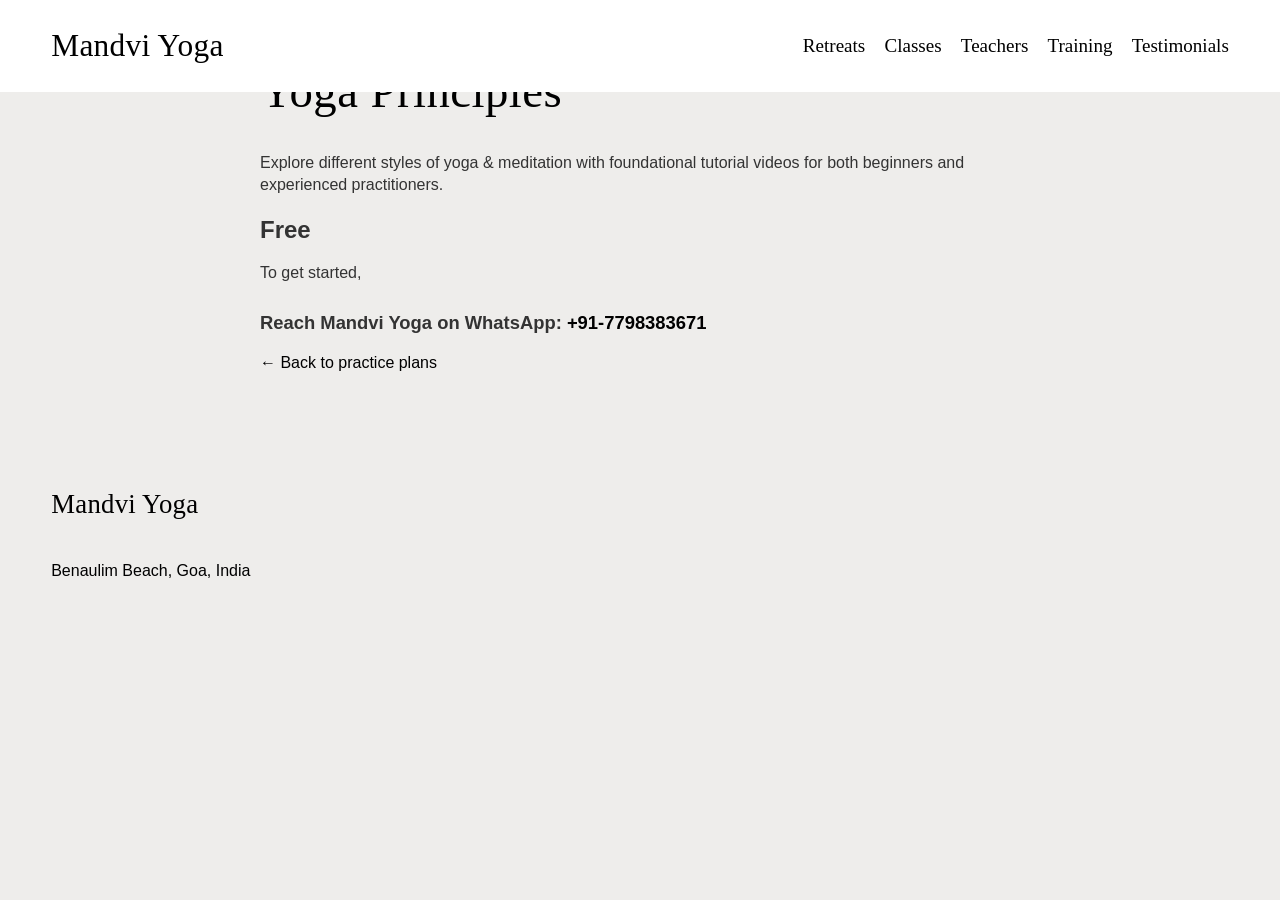
<file: yoga-principles/index.html>
<!doctype html><html lang="en"><head><meta charset="utf-8">
<meta name="viewport" content="width=device-width,initial-scale=1">
<title>Yoga Principles &mdash; Mandvi Yoga</title>
<link rel="stylesheet" type="text/css" href="../assets/css/58924_website.components.imageFluid.styles.css">
<link rel="stylesheet" type="text/css" href="../assets/css/79134_website.components.html.styles.css">
<link rel="stylesheet" type="text/css" href="../assets/css/74590_site.css">
<link rel="stylesheet" type="text/css" href="../assets/css/17476_static.css">
<style>@keyframes fonts-loading { 0%, 99% { color: transparent; } } html.wf-loading * { animation: fonts-loading 3s; }</style>
<style>.sqs-block-form .sqs-block-content > *:not(.mv-contact-form),[data-controller='ProductList'] .product-list-item,.header-actions .user-accounts-link,.header-actions .cart-link,[data-animation-role]{opacity:1 !important;transform:none !important;}</style>
<style>
    @supports (-webkit-backdrop-filter: none) or (backdrop-filter: none) {
        .header-blur-background {
            
            
        }
    }
</style>
<style>
  .top-bun, 
  .patty, 
  .bottom-bun {
    height: 1px;
  }
</style>
<style>
  .top-bun, 
  .patty, 
  .bottom-bun {
    height: 1px;
  }
</style>
<style>

.fe-66d9eeeadc1b134376944930 {
  --grid-gutter: calc(var(--sqs-mobile-site-gutter, 6vw) - 11.0px);
  --cell-max-width: calc( ( var(--sqs-site-max-width, 1500px) - (11.0px * (8 - 1)) ) / 8 );

  display: grid;
  position: relative;
  grid-area: 1/1/-1/-1;
  grid-template-rows: repeat(73,minmax(24px, auto));
  grid-template-columns:
    minmax(var(--grid-gutter), 1fr)
    repeat(8, minmax(0, var(--cell-max-width)))
    minmax(var(--grid-gutter), 1fr);
  row-gap: 11.0px;
  column-gap: 11.0px;
  overflow-x: hidden;
  overflow-x: clip;
}

@media (min-width: 768px) {
  .background-width--inset .fe-66d9eeeadc1b134376944930 {
    --inset-padding: calc(var(--sqs-site-gutter) * 2);
  }

  .fe-66d9eeeadc1b134376944930 {
    --grid-gutter: calc(var(--sqs-site-gutter, 4vw) - 11.0px);
    --cell-max-width: calc( ( var(--sqs-site-max-width, 1500px) - (11.0px * (24 - 1)) ) / 24 );
    --inset-padding: 0vw;

    --row-height-scaling-factor: 0.0215;
    --container-width: min(var(--sqs-site-max-width, 1500px), calc(100vw - var(--sqs-site-gutter, 4vw) * 2 - var(--inset-padding) ));

    grid-template-rows: repeat(32,minmax(calc(var(--container-width) * var(--row-height-scaling-factor)), auto));
    grid-template-columns:
      minmax(var(--grid-gutter), 1fr)
      repeat(24, minmax(0, var(--cell-max-width)))
      minmax(var(--grid-gutter), 1fr);
  }
}


  .fe-block-53169febd333af4f75aa {
    grid-area: 2/2/4/10;
    z-index: 0;

    @media (max-width: 767px) {
      
      
    }
  }

  .fe-block-53169febd333af4f75aa .sqs-block {
    justify-content: center;
  }

  .fe-block-53169febd333af4f75aa .sqs-block-alignment-wrapper {
    align-items: center;
  }

  @media (min-width: 768px) {
    .fe-block-53169febd333af4f75aa {
      grid-area: 2/2/4/26;
      z-index: 0;

      

      
    }

    .fe-block-53169febd333af4f75aa .sqs-block {
      justify-content: center;
    }

    .fe-block-53169febd333af4f75aa .sqs-block-alignment-wrapper {
      align-items: center;
    }
  }

  .fe-block-042be0ceac1f29a29120 {
    grid-area: 5/3/16/9;
    z-index: 1;

    @media (max-width: 767px) {
      
      
    }
  }

  .fe-block-042be0ceac1f29a29120 .sqs-block {
    justify-content: center;
  }

  .fe-block-042be0ceac1f29a29120 .sqs-block-alignment-wrapper {
    align-items: center;
  }

  @media (min-width: 768px) {
    .fe-block-042be0ceac1f29a29120 {
      grid-area: 6/2/19/10;
      z-index: 1;

      

      
    }

    .fe-block-042be0ceac1f29a29120 .sqs-block {
      justify-content: center;
    }

    .fe-block-042be0ceac1f29a29120 .sqs-block-alignment-wrapper {
      align-items: center;
    }
  }

  .fe-block-06b969f9933b7e806c56 {
    grid-area: 16/2/23/10;
    z-index: 2;

    @media (max-width: 767px) {
      
      
    }
  }

  .fe-block-06b969f9933b7e806c56 .sqs-block {
    justify-content: center;
  }

  .fe-block-06b969f9933b7e806c56 .sqs-block-alignment-wrapper {
    align-items: center;
  }

  @media (min-width: 768px) {
    .fe-block-06b969f9933b7e806c56 {
      grid-area: 20/2/26/10;
      z-index: 2;

      

      
    }

    .fe-block-06b969f9933b7e806c56 .sqs-block {
      justify-content: flex-start;
    }

    .fe-block-06b969f9933b7e806c56 .sqs-block-alignment-wrapper {
      align-items: flex-start;
    }
  }

  .fe-block-252d0a091e652de05d12 {
    grid-area: 23/2/27/10;
    z-index: 10;

    @media (max-width: 767px) {
      
      
    }
  }

  .fe-block-252d0a091e652de05d12 .sqs-block {
    justify-content: flex-start;
  }

  .fe-block-252d0a091e652de05d12 .sqs-block-alignment-wrapper {
    align-items: flex-start;
  }

  @media (min-width: 768px) {
    .fe-block-252d0a091e652de05d12 {
      grid-area: 27/2/30/10;
      z-index: 10;

      

      
    }

    .fe-block-252d0a091e652de05d12 .sqs-block {
      justify-content: center;
    }

    .fe-block-252d0a091e652de05d12 .sqs-block-alignment-wrapper {
      align-items: center;
    }
  }

  .fe-block-07813d8d039d0b2ea5d7 {
    grid-area: 28/3/39/9;
    z-index: 4;

    @media (max-width: 767px) {
      
      
    }
  }

  .fe-block-07813d8d039d0b2ea5d7 .sqs-block {
    justify-content: center;
  }

  .fe-block-07813d8d039d0b2ea5d7 .sqs-block-alignment-wrapper {
    align-items: center;
  }

  @media (min-width: 768px) {
    .fe-block-07813d8d039d0b2ea5d7 {
      grid-area: 6/10/19/18;
      z-index: 4;

      

      
    }

    .fe-block-07813d8d039d0b2ea5d7 .sqs-block {
      justify-content: center;
    }

    .fe-block-07813d8d039d0b2ea5d7 .sqs-block-alignment-wrapper {
      align-items: center;
    }
  }

  .fe-block-8a3914ff433dffa10447 {
    grid-area: 39/2/46/10;
    z-index: 5;

    @media (max-width: 767px) {
      
      
    }
  }

  .fe-block-8a3914ff433dffa10447 .sqs-block {
    justify-content: center;
  }

  .fe-block-8a3914ff433dffa10447 .sqs-block-alignment-wrapper {
    align-items: center;
  }

  @media (min-width: 768px) {
    .fe-block-8a3914ff433dffa10447 {
      grid-area: 20/10/26/18;
      z-index: 5;

      

      
    }

    .fe-block-8a3914ff433dffa10447 .sqs-block {
      justify-content: flex-start;
    }

    .fe-block-8a3914ff433dffa10447 .sqs-block-alignment-wrapper {
      align-items: flex-start;
    }
  }

  .fe-block-c4f0958a32317256c5ce {
    grid-area: 46/2/50/10;
    z-index: 11;

    @media (max-width: 767px) {
      
      
    }
  }

  .fe-block-c4f0958a32317256c5ce .sqs-block {
    justify-content: flex-start;
  }

  .fe-block-c4f0958a32317256c5ce .sqs-block-alignment-wrapper {
    align-items: flex-start;
  }

  @media (min-width: 768px) {
    .fe-block-c4f0958a32317256c5ce {
      grid-area: 27/10/30/18;
      z-index: 11;

      

      
    }

    .fe-block-c4f0958a32317256c5ce .sqs-block {
      justify-content: center;
    }

    .fe-block-c4f0958a32317256c5ce .sqs-block-alignment-wrapper {
      align-items: center;
    }
  }

  .fe-block-20c386a8f8d910c8d6ff {
    grid-area: 51/3/62/9;
    z-index: 7;

    @media (max-width: 767px) {
      
      
    }
  }

  .fe-block-20c386a8f8d910c8d6ff .sqs-block {
    justify-content: center;
  }

  .fe-block-20c386a8f8d910c8d6ff .sqs-block-alignment-wrapper {
    align-items: center;
  }

  @media (min-width: 768px) {
    .fe-block-20c386a8f8d910c8d6ff {
      grid-area: 6/18/19/26;
      z-index: 7;

      

      
    }

    .fe-block-20c386a8f8d910c8d6ff .sqs-block {
      justify-content: center;
    }

    .fe-block-20c386a8f8d910c8d6ff .sqs-block-alignment-wrapper {
      align-items: center;
    }
  }

  .fe-block-b78088995c8e65507554 {
    grid-area: 62/2/69/10;
    z-index: 8;

    @media (max-width: 767px) {
      
      
    }
  }

  .fe-block-b78088995c8e65507554 .sqs-block {
    justify-content: center;
  }

  .fe-block-b78088995c8e65507554 .sqs-block-alignment-wrapper {
    align-items: center;
  }

  @media (min-width: 768px) {
    .fe-block-b78088995c8e65507554 {
      grid-area: 20/18/27/26;
      z-index: 8;

      

      
    }

    .fe-block-b78088995c8e65507554 .sqs-block {
      justify-content: flex-start;
    }

    .fe-block-b78088995c8e65507554 .sqs-block-alignment-wrapper {
      align-items: flex-start;
    }
  }

  .fe-block-0c27247f3b7c4a329868 {
    grid-area: 69/2/73/10;
    z-index: 12;

    @media (max-width: 767px) {
      
      
    }
  }

  .fe-block-0c27247f3b7c4a329868 .sqs-block {
    justify-content: flex-start;
  }

  .fe-block-0c27247f3b7c4a329868 .sqs-block-alignment-wrapper {
    align-items: flex-start;
  }

  @media (min-width: 768px) {
    .fe-block-0c27247f3b7c4a329868 {
      grid-area: 27/18/30/26;
      z-index: 12;

      

      
    }

    .fe-block-0c27247f3b7c4a329868 .sqs-block {
      justify-content: center;
    }

    .fe-block-0c27247f3b7c4a329868 .sqs-block-alignment-wrapper {
      align-items: center;
    }
  }

</style>
<style>
      
      
      
      #block-042be0ceac1f29a29120 {
        --image-component-focal-point: 50% 50%;
        
  --image-component-object-fit: cover;
  --image-component-overlay-opacity: 0;
  --image-component-overlay-blend-mode: normal;
  
  --image-component-native-aspect-ratio: 1335/1668;
  
  
  

      }
      #block-042be0ceac1f29a29120 .fluid-image-container.visitor-mode {
        
  
  overflow: hidden;-webkit-mask-image: -webkit-radial-gradient(white, black);clip-path: none;-webkit-clip-path: none;

      }
      #block-042be0ceac1f29a29120 .js-content-mode-element-wrapper {
        position: relative;
        width: 100%;
        height: 100%;
        display: none;
      }
      #block-042be0ceac1f29a29120 .js-content-mode-element-system_desktop {
        display: block;
      }
    </style>
<style>
      
      
      
      #block-07813d8d039d0b2ea5d7 {
        --image-component-focal-point: 50% 50%;
        
  --image-component-object-fit: cover;
  --image-component-overlay-opacity: 0;
  --image-component-overlay-blend-mode: normal;
  
  --image-component-native-aspect-ratio: 1168/1460;
  
  
  

      }
      #block-07813d8d039d0b2ea5d7 .fluid-image-container.visitor-mode {
        
  
  overflow: hidden;-webkit-mask-image: -webkit-radial-gradient(white, black);clip-path: none;-webkit-clip-path: none;

      }
      #block-07813d8d039d0b2ea5d7 .js-content-mode-element-wrapper {
        position: relative;
        width: 100%;
        height: 100%;
        display: none;
      }
      #block-07813d8d039d0b2ea5d7 .js-content-mode-element-system_desktop {
        display: block;
      }
    </style>
<style>
      
      
      
      #block-20c386a8f8d910c8d6ff {
        --image-component-focal-point: 50% 50%;
        
  --image-component-object-fit: cover;
  --image-component-overlay-opacity: 0;
  --image-component-overlay-blend-mode: normal;
  
  --image-component-native-aspect-ratio: 1036/1296;
  
  
  

      }
      #block-20c386a8f8d910c8d6ff .fluid-image-container.visitor-mode {
        
  
  overflow: hidden;-webkit-mask-image: -webkit-radial-gradient(white, black);clip-path: none;-webkit-clip-path: none;

      }
      #block-20c386a8f8d910c8d6ff .js-content-mode-element-wrapper {
        position: relative;
        width: 100%;
        height: 100%;
        display: none;
      }
      #block-20c386a8f8d910c8d6ff .js-content-mode-element-system_desktop {
        display: block;
      }
    </style>
<style>

.fe-66d0a10d57ebf75a2111fdae {
  --grid-gutter: calc(var(--sqs-mobile-site-gutter, 6vw) - 11.0px);
  --cell-max-width: calc( ( var(--sqs-site-max-width, 1500px) - (11.0px * (8 - 1)) ) / 8 );

  display: grid;
  position: relative;
  grid-area: 1/1/-1/-1;
  grid-template-rows: repeat(5,minmax(24px, auto));
  grid-template-columns:
    minmax(var(--grid-gutter), 1fr)
    repeat(8, minmax(0, var(--cell-max-width)))
    minmax(var(--grid-gutter), 1fr);
  row-gap: 11.0px;
  column-gap: 11.0px;
  overflow-x: hidden;
  overflow-x: clip;
}

@media (min-width: 768px) {
  .background-width--inset .fe-66d0a10d57ebf75a2111fdae {
    --inset-padding: calc(var(--sqs-site-gutter) * 2);
  }

  .fe-66d0a10d57ebf75a2111fdae {
    --grid-gutter: calc(var(--sqs-site-gutter, 4vw) - 11.0px);
    --cell-max-width: calc( ( var(--sqs-site-max-width, 1500px) - (11.0px * (24 - 1)) ) / 24 );
    --inset-padding: 0vw;

    --row-height-scaling-factor: 0.0215;
    --container-width: min(var(--sqs-site-max-width, 1500px), calc(100vw - var(--sqs-site-gutter, 4vw) * 2 - var(--inset-padding) ));

    grid-template-rows: repeat(5,minmax(calc(var(--container-width) * var(--row-height-scaling-factor)), auto));
    grid-template-columns:
      minmax(var(--grid-gutter), 1fr)
      repeat(24, minmax(0, var(--cell-max-width)))
      minmax(var(--grid-gutter), 1fr);
  }
}


  .fe-block-55075b298b9c31624dfc {
    grid-area: 2/2/4/6;
    z-index: 0;

    @media (max-width: 767px) {
      
      
    }
  }

  .fe-block-55075b298b9c31624dfc .sqs-block {
    justify-content: flex-start;
  }

  .fe-block-55075b298b9c31624dfc .sqs-block-alignment-wrapper {
    align-items: flex-start;
  }

  @media (min-width: 768px) {
    .fe-block-55075b298b9c31624dfc {
      grid-area: 2/2/4/14;
      z-index: 0;

      

      
    }

    .fe-block-55075b298b9c31624dfc .sqs-block {
      justify-content: flex-start;
    }

    .fe-block-55075b298b9c31624dfc .sqs-block-alignment-wrapper {
      align-items: flex-start;
    }
  }

  .fe-block-12a8373ee67c0540e7d0 {
    grid-area: 4/2/6/10;
    z-index: 3;

    @media (max-width: 767px) {
      
      
    }
  }

  .fe-block-12a8373ee67c0540e7d0 .sqs-block {
    justify-content: center;
  }

  .fe-block-12a8373ee67c0540e7d0 .sqs-block-alignment-wrapper {
    align-items: center;
  }

  @media (min-width: 768px) {
    .fe-block-12a8373ee67c0540e7d0 {
      grid-area: 4/2/6/8;
      z-index: 3;

      

      
    }

    .fe-block-12a8373ee67c0540e7d0 .sqs-block {
      justify-content: flex-start;
    }

    .fe-block-12a8373ee67c0540e7d0 .sqs-block-alignment-wrapper {
      align-items: flex-start;
    }
  }

</style>
<style>.mv-plan{max-width:760px;margin:4em auto;padding:0 6%}.mv-plan .price{font-size:1.5em;font-weight:700}</style>
</head><body><header
    data-test="header"
    id="header"
    
    class="
      
        
          white
        
      
      header theme-col--primary
    "
    data-section-theme="white"
    data-controller="Header"
    data-current-styles="{
&quot;layout&quot;: &quot;navRight&quot;,
&quot;action&quot;: {
&quot;href&quot;: &quot;/joinnow&quot;,
&quot;buttonText&quot;: &quot;Sign up&quot;,
&quot;newWindow&quot;: false
},
&quot;showSocial&quot;: false,
&quot;socialOptions&quot;: {
&quot;socialBorderShape&quot;: &quot;none&quot;,
&quot;socialBorderStyle&quot;: &quot;outline&quot;,
&quot;socialBorderThickness&quot;: {
&quot;unit&quot;: &quot;px&quot;,
&quot;value&quot;: 1.0
}
},
&quot;sectionTheme&quot;: &quot;&quot;,
&quot;menuOverlayTheme&quot;: &quot;light&quot;,
&quot;menuOverlayAnimation&quot;: &quot;fade&quot;,
&quot;cartStyle&quot;: &quot;cart&quot;,
&quot;cartText&quot;: &quot;Cart&quot;,
&quot;showEmptyCartState&quot;: true,
&quot;cartOptions&quot;: {
&quot;iconType&quot;: &quot;solid-7&quot;,
&quot;cartBorderShape&quot;: &quot;none&quot;,
&quot;cartBorderStyle&quot;: &quot;outline&quot;,
&quot;cartBorderThickness&quot;: {
&quot;unit&quot;: &quot;px&quot;,
&quot;value&quot;: 1.0
}
},
&quot;showButton&quot;: false,
&quot;showCart&quot;: false,
&quot;showAccountLogin&quot;: false,
&quot;headerStyle&quot;: &quot;dynamic&quot;,
&quot;languagePicker&quot;: {
&quot;enabled&quot;: false,
&quot;iconEnabled&quot;: false,
&quot;iconType&quot;: &quot;globe&quot;,
&quot;flagShape&quot;: &quot;shiny&quot;,
&quot;languageFlags&quot;: [ ]
},
&quot;iconOptions&quot;: {
&quot;desktopDropdownIconOptions&quot;: {
&quot;size&quot;: {
&quot;unit&quot;: &quot;em&quot;,
&quot;value&quot;: 1.0
},
&quot;iconSpacing&quot;: {
&quot;unit&quot;: &quot;em&quot;,
&quot;value&quot;: 0.35
},
&quot;strokeWidth&quot;: {
&quot;unit&quot;: &quot;px&quot;,
&quot;value&quot;: 1.0
},
&quot;endcapType&quot;: &quot;square&quot;,
&quot;folderDropdownIcon&quot;: &quot;none&quot;,
&quot;languagePickerIcon&quot;: &quot;openArrowHead&quot;
},
&quot;mobileDropdownIconOptions&quot;: {
&quot;size&quot;: {
&quot;unit&quot;: &quot;em&quot;,
&quot;value&quot;: 1.0
},
&quot;iconSpacing&quot;: {
&quot;unit&quot;: &quot;em&quot;,
&quot;value&quot;: 0.15
},
&quot;strokeWidth&quot;: {
&quot;unit&quot;: &quot;px&quot;,
&quot;value&quot;: 0.5
},
&quot;endcapType&quot;: &quot;square&quot;,
&quot;folderDropdownIcon&quot;: &quot;openArrowHead&quot;,
&quot;languagePickerIcon&quot;: &quot;openArrowHead&quot;
}
},
&quot;mobileOptions&quot;: {
&quot;layout&quot;: &quot;logoLeftNavRight&quot;,
&quot;menuIconOptions&quot;: {
&quot;style&quot;: &quot;doubleLineHamburger&quot;,
&quot;thickness&quot;: {
&quot;unit&quot;: &quot;px&quot;,
&quot;value&quot;: 1.0
}
}
},
&quot;solidOptions&quot;: {
&quot;headerOpacity&quot;: {
&quot;unit&quot;: &quot;%&quot;,
&quot;value&quot;: 100.0
},
&quot;blurBackground&quot;: {
&quot;enabled&quot;: false,
&quot;blurRadius&quot;: {
&quot;unit&quot;: &quot;px&quot;,
&quot;value&quot;: 12.0
}
},
&quot;backgroundColor&quot;: {
&quot;type&quot;: &quot;SITE_PALETTE_COLOR&quot;,
&quot;sitePaletteColor&quot;: {
&quot;colorName&quot;: &quot;white&quot;,
&quot;alphaModifier&quot;: 1.0
}
},
&quot;navigationColor&quot;: {
&quot;type&quot;: &quot;SITE_PALETTE_COLOR&quot;,
&quot;sitePaletteColor&quot;: {
&quot;colorName&quot;: &quot;black&quot;,
&quot;alphaModifier&quot;: 1.0
}
}
},
&quot;gradientOptions&quot;: {
&quot;gradientType&quot;: &quot;faded&quot;,
&quot;headerOpacity&quot;: {
&quot;unit&quot;: &quot;%&quot;,
&quot;value&quot;: 90.0
},
&quot;blurBackground&quot;: {
&quot;enabled&quot;: false,
&quot;blurRadius&quot;: {
&quot;unit&quot;: &quot;px&quot;,
&quot;value&quot;: 12.0
}
},
&quot;backgroundColor&quot;: {
&quot;type&quot;: &quot;SITE_PALETTE_COLOR&quot;,
&quot;sitePaletteColor&quot;: {
&quot;colorName&quot;: &quot;white&quot;,
&quot;alphaModifier&quot;: 1.0
}
},
&quot;navigationColor&quot;: {
&quot;type&quot;: &quot;SITE_PALETTE_COLOR&quot;,
&quot;sitePaletteColor&quot;: {
&quot;colorName&quot;: &quot;black&quot;,
&quot;alphaModifier&quot;: 1.0
}
}
},
&quot;dropShadowOptions&quot;: {
&quot;enabled&quot;: false,
&quot;blur&quot;: {
&quot;unit&quot;: &quot;px&quot;,
&quot;value&quot;: 12.0
},
&quot;spread&quot;: {
&quot;unit&quot;: &quot;px&quot;,
&quot;value&quot;: 0.0
},
&quot;distance&quot;: {
&quot;unit&quot;: &quot;px&quot;,
&quot;value&quot;: 12.0
}
},
&quot;borderOptions&quot;: {
&quot;enabled&quot;: false,
&quot;position&quot;: &quot;allSides&quot;,
&quot;thickness&quot;: {
&quot;unit&quot;: &quot;px&quot;,
&quot;value&quot;: 4.0
},
&quot;color&quot;: {
&quot;type&quot;: &quot;SITE_PALETTE_COLOR&quot;,
&quot;sitePaletteColor&quot;: {
&quot;colorName&quot;: &quot;black&quot;,
&quot;alphaModifier&quot;: 1.0
}
}
},
&quot;showPromotedElement&quot;: false,
&quot;buttonVariant&quot;: &quot;primary&quot;,
&quot;blurBackground&quot;: {
&quot;enabled&quot;: false,
&quot;blurRadius&quot;: {
&quot;unit&quot;: &quot;px&quot;,
&quot;value&quot;: 12.0
}
},
&quot;headerOpacity&quot;: {
&quot;unit&quot;: &quot;%&quot;,
&quot;value&quot;: 100.0
}
}"
    data-section-id="header"
    data-header-style="dynamic"
    data-language-picker="{
&quot;enabled&quot;: false,
&quot;iconEnabled&quot;: false,
&quot;iconType&quot;: &quot;globe&quot;,
&quot;flagShape&quot;: &quot;shiny&quot;,
&quot;languageFlags&quot;: [ ]
}"
    
    
    data-first-focusable-element
    tabindex="-1"
    style="
      
      
        --headerBorderColor: hsla(var(--black-hsl), 1);
      
      
        --solidHeaderBackgroundColor: hsla(var(--white-hsl), 1);
      
      
        --solidHeaderNavigationColor: hsla(var(--black-hsl), 1);
      
      
        --gradientHeaderBackgroundColor: hsla(var(--white-hsl), 1);
      
      
        --gradientHeaderNavigationColor: hsla(var(--black-hsl), 1);
      
    "
  >
    <svg  style="display:none" viewBox="0 0 22 22" xmlns="http://www.w3.org/2000/svg">
  <symbol id="circle" >
    <path d="M11.5 17C14.5376 17 17 14.5376 17 11.5C17 8.46243 14.5376 6 11.5 6C8.46243 6 6 8.46243 6 11.5C6 14.5376 8.46243 17 11.5 17Z" fill="none" />
  </symbol>

  <symbol id="circleFilled" >
    <path d="M11.5 17C14.5376 17 17 14.5376 17 11.5C17 8.46243 14.5376 6 11.5 6C8.46243 6 6 8.46243 6 11.5C6 14.5376 8.46243 17 11.5 17Z" />
  </symbol>

  <symbol id="dash" >
    <path d="M11 11H19H3" />
  </symbol>

  <symbol id="squareFilled" >
    <rect x="6" y="6" width="11" height="11" />
  </symbol>

  <symbol id="square" >
    <rect x="7" y="7" width="9" height="9" fill="none" stroke="inherit" />
  </symbol>
  
  <symbol id="plus" >
    <path d="M11 3V19" />
    <path d="M19 11L3 11"/>
  </symbol>
  
  <symbol id="closedArrow" >
    <path d="M11 11V2M11 18.1797L17 11.1477L5 11.1477L11 18.1797Z" fill="none" />
  </symbol>
  
  <symbol id="closedArrowFilled" >
    <path d="M11 11L11 2" stroke="inherit" fill="none"  />
    <path fill-rule="evenodd" clip-rule="evenodd" d="M2.74695 9.38428L19.038 9.38428L10.8925 19.0846L2.74695 9.38428Z" stroke-width="1" />
  </symbol>
  
  <symbol id="closedArrowHead" viewBox="0 0 22 22"  xmlns="http://www.w3.org/2000/symbol">
    <path d="M18 7L11 15L4 7L18 7Z" fill="none" stroke="inherit" />
  </symbol>
  
  
  <symbol id="closedArrowHeadFilled" viewBox="0 0 22 22"  xmlns="http://www.w3.org/2000/symbol">
    <path d="M18.875 6.5L11 15.5L3.125 6.5L18.875 6.5Z" />
  </symbol>
  
  <symbol id="openArrow" >
    <path d="M11 18.3591L11 3" stroke="inherit" fill="none"  />
    <path d="M18 11.5L11 18.5L4 11.5" stroke="inherit" fill="none"  />
  </symbol>
  
  <symbol id="openArrowHead" >
    <path d="M18 7L11 14L4 7" fill="none" />
  </symbol>

  <symbol id="pinchedArrow" >
    <path d="M11 17.3591L11 2" fill="none" />
    <path d="M2 11C5.85455 12.2308 8.81818 14.9038 11 18C13.1818 14.8269 16.1455 12.1538 20 11" fill="none" />
  </symbol>

  <symbol id="pinchedArrowFilled" >
    <path d="M11.05 10.4894C7.04096 8.73759 1.05005 8 1.05005 8C6.20459 11.3191 9.41368 14.1773 11.05 21C12.6864 14.0851 15.8955 11.227 21.05 8C21.05 8 15.0591 8.73759 11.05 10.4894Z" stroke-width="1"/>
    <path d="M11 11L11 1" fill="none"/>
  </symbol>

  <symbol id="pinchedArrowHead" >
    <path d="M2 7.24091C5.85455 8.40454 8.81818 10.9318 11 13.8591C13.1818 10.8591 16.1455 8.33181 20 7.24091"  fill="none" />
  </symbol>
  
  <symbol id="pinchedArrowHeadFilled" >
    <path d="M11.05 7.1591C7.04096 5.60456 1.05005 4.95001 1.05005 4.95001C6.20459 7.89547 9.41368 10.4318 11.05 16.4864C12.6864 10.35 15.8955 7.81365 21.05 4.95001C21.05 4.95001 15.0591 5.60456 11.05 7.1591Z" />
  </symbol>

</svg>
    
<div class="sqs-announcement-bar-dropzone"></div>

    <div class="header-announcement-bar-wrapper">
      
      <a
        href="#page"
        class="header-skip-link sqs-button-element--primary"
      >
        Skip to Content
      </a>
      


<style>
    @supports (-webkit-backdrop-filter: none) or (backdrop-filter: none) {
        .header-blur-background {
            
            
        }
    }
</style>
      <div
        class="header-border"
        data-header-style="dynamic"
        data-header-border="false"
        data-test="header-border"
        style="




"
      ></div>
      <div
        class="header-dropshadow"
        data-header-style="dynamic"
        data-header-dropshadow="false"
        data-test="header-dropshadow"
        style=""
      ></div>
      
      

      <div class='header-inner container--fluid
        
        
        
         header-mobile-layout-logo-left-nav-right
        
        
        
        
        
        
         header-layout-nav-right
        
        
        
        
        
        
        
        
        '
        data-test="header-inner"
        >
        <!-- Background -->
        <div class="header-background theme-bg--primary"></div>

        <div class="header-display-desktop" data-content-field="site-title">
          

          

          

          

          

          
          
            
            <!-- Social -->
            
          
            
            <!-- Title and nav wrapper -->
            <div class="header-title-nav-wrapper">
              

              

              
                
                <!-- Title -->
                
                  <div
                    class="
                      header-title
                      
                    "
                    data-animation-role="header-element"
                  >
                    
                      <div class="header-title-text">
                        <a id="site-title" href="../" data-animation-role="header-element">Mandvi Yoga</a>
                      </div>
                    
                    
                  </div>
                
              
                
                <!-- Nav -->
                <div class="header-nav">
                  <div class="header-nav-wrapper">
                    <nav class="header-nav-list">
                      


  
    <div class="header-nav-item header-nav-item--collection">
      <a
        href="../services-5/"
        data-animation-role="header-element"
        
      >
        Retreats
      </a>
    </div>
  
  
  


  
    <div class="header-nav-item header-nav-item--collection">
      <a
        href="../classes/"
        data-animation-role="header-element"
        
      >
        Classes
      </a>
    </div>
  
  
  


  
    <div class="header-nav-item header-nav-item--collection">
      <a
        href="../teachers/"
        data-animation-role="header-element"
        
      >
        Teachers
      </a>
    </div>
  
  
  


  
    <div class="header-nav-item header-nav-item--collection">
      <a
        href="../teachertraining/"
        data-animation-role="header-element"
        
      >
        Training
      </a>
    </div>
  
  
  


  
    <div class="header-nav-item header-nav-item--collection">
      <a
        href="../testimonials/"
        data-animation-role="header-element"
        
      >
        Testimonials
      </a>
    </div>
  
  
  



                    </nav>
                  </div>
                </div>
              
              
            </div>
          
            
            <!-- Actions -->
            <div class="header-actions header-actions--right">
              
                
              
              

              

            
            

              
              <div class="showOnMobile">
                
              </div>

              
              <div class="showOnDesktop">
                
              </div>

              
            </div>
          
            


<style>
  .top-bun, 
  .patty, 
  .bottom-bun {
    height: 1px;
  }
</style>

<!-- Burger -->
<div class="header-burger

  menu-overlay-does-not-have-visible-non-navigation-items


  
  no-actions
  
" data-animation-role="header-element">
  <button class="header-burger-btn burger" data-test="header-burger">
    <span hidden class="js-header-burger-open-title visually-hidden">Open Menu</span>
    <span hidden class="js-header-burger-close-title visually-hidden">Close Menu</span>
    <div class="burger-box">
      <div class="burger-inner header-menu-icon-doubleLineHamburger">
        <div class="top-bun"></div>
        <div class="patty"></div>
        <div class="bottom-bun"></div>
      </div>
    </div>
  </button>
</div>

          

        </div>
        <div class="header-display-mobile" data-content-field="site-title">
          
            
            <!-- Social -->
            
          
            
            <!-- Title and nav wrapper -->
            <div class="header-title-nav-wrapper">
              

              

              
                
                <!-- Title -->
                
                  <div
                    class="
                      header-title
                      
                    "
                    data-animation-role="header-element"
                  >
                    
                      <div class="header-title-text">
                        <a id="site-title" href="../" data-animation-role="header-element">Mandvi Yoga</a>
                      </div>
                    
                    
                  </div>
                
              
                
                <!-- Nav -->
                <div class="header-nav">
                  <div class="header-nav-wrapper">
                    <nav class="header-nav-list">
                      


  
    <div class="header-nav-item header-nav-item--collection">
      <a
        href="../services-5/"
        data-animation-role="header-element"
        
      >
        Retreats
      </a>
    </div>
  
  
  


  
    <div class="header-nav-item header-nav-item--collection">
      <a
        href="../classes/"
        data-animation-role="header-element"
        
      >
        Classes
      </a>
    </div>
  
  
  


  
    <div class="header-nav-item header-nav-item--collection">
      <a
        href="../teachers/"
        data-animation-role="header-element"
        
      >
        Teachers
      </a>
    </div>
  
  
  


  
    <div class="header-nav-item header-nav-item--collection">
      <a
        href="../teachertraining/"
        data-animation-role="header-element"
        
      >
        Training
      </a>
    </div>
  
  
  


  
    <div class="header-nav-item header-nav-item--collection">
      <a
        href="../testimonials/"
        data-animation-role="header-element"
        
      >
        Testimonials
      </a>
    </div>
  
  
  



                    </nav>
                  </div>
                </div>
              
              
            </div>
          
            
            <!-- Actions -->
            <div class="header-actions header-actions--right">
              
                
              
              

              

            
            

              
              <div class="showOnMobile">
                
              </div>

              
              <div class="showOnDesktop">
                
              </div>

              
            </div>
          
            


<style>
  .top-bun, 
  .patty, 
  .bottom-bun {
    height: 1px;
  }
</style>

<!-- Burger -->
<div class="header-burger

  menu-overlay-does-not-have-visible-non-navigation-items


  
  no-actions
  
" data-animation-role="header-element">
  <button class="header-burger-btn burger" data-test="header-burger">
    <span hidden class="js-header-burger-open-title visually-hidden">Open Menu</span>
    <span hidden class="js-header-burger-close-title visually-hidden">Close Menu</span>
    <div class="burger-box">
      <div class="burger-inner header-menu-icon-doubleLineHamburger">
        <div class="top-bun"></div>
        <div class="patty"></div>
        <div class="bottom-bun"></div>
      </div>
    </div>
  </button>
</div>

          
          
          
          
          
        </div>
      </div>
    </div>
    <!-- (Mobile) Menu Navigation -->
    <div class="header-menu header-menu--folder-list
      light
      
      
      
      
      "
      data-section-theme="light"
      data-current-styles="{
&quot;layout&quot;: &quot;navRight&quot;,
&quot;action&quot;: {
&quot;href&quot;: &quot;/joinnow&quot;,
&quot;buttonText&quot;: &quot;Sign up&quot;,
&quot;newWindow&quot;: false
},
&quot;showSocial&quot;: false,
&quot;socialOptions&quot;: {
&quot;socialBorderShape&quot;: &quot;none&quot;,
&quot;socialBorderStyle&quot;: &quot;outline&quot;,
&quot;socialBorderThickness&quot;: {
&quot;unit&quot;: &quot;px&quot;,
&quot;value&quot;: 1.0
}
},
&quot;sectionTheme&quot;: &quot;&quot;,
&quot;menuOverlayTheme&quot;: &quot;light&quot;,
&quot;menuOverlayAnimation&quot;: &quot;fade&quot;,
&quot;cartStyle&quot;: &quot;cart&quot;,
&quot;cartText&quot;: &quot;Cart&quot;,
&quot;showEmptyCartState&quot;: true,
&quot;cartOptions&quot;: {
&quot;iconType&quot;: &quot;solid-7&quot;,
&quot;cartBorderShape&quot;: &quot;none&quot;,
&quot;cartBorderStyle&quot;: &quot;outline&quot;,
&quot;cartBorderThickness&quot;: {
&quot;unit&quot;: &quot;px&quot;,
&quot;value&quot;: 1.0
}
},
&quot;showButton&quot;: false,
&quot;showCart&quot;: false,
&quot;showAccountLogin&quot;: false,
&quot;headerStyle&quot;: &quot;dynamic&quot;,
&quot;languagePicker&quot;: {
&quot;enabled&quot;: false,
&quot;iconEnabled&quot;: false,
&quot;iconType&quot;: &quot;globe&quot;,
&quot;flagShape&quot;: &quot;shiny&quot;,
&quot;languageFlags&quot;: [ ]
},
&quot;iconOptions&quot;: {
&quot;desktopDropdownIconOptions&quot;: {
&quot;size&quot;: {
&quot;unit&quot;: &quot;em&quot;,
&quot;value&quot;: 1.0
},
&quot;iconSpacing&quot;: {
&quot;unit&quot;: &quot;em&quot;,
&quot;value&quot;: 0.35
},
&quot;strokeWidth&quot;: {
&quot;unit&quot;: &quot;px&quot;,
&quot;value&quot;: 1.0
},
&quot;endcapType&quot;: &quot;square&quot;,
&quot;folderDropdownIcon&quot;: &quot;none&quot;,
&quot;languagePickerIcon&quot;: &quot;openArrowHead&quot;
},
&quot;mobileDropdownIconOptions&quot;: {
&quot;size&quot;: {
&quot;unit&quot;: &quot;em&quot;,
&quot;value&quot;: 1.0
},
&quot;iconSpacing&quot;: {
&quot;unit&quot;: &quot;em&quot;,
&quot;value&quot;: 0.15
},
&quot;strokeWidth&quot;: {
&quot;unit&quot;: &quot;px&quot;,
&quot;value&quot;: 0.5
},
&quot;endcapType&quot;: &quot;square&quot;,
&quot;folderDropdownIcon&quot;: &quot;openArrowHead&quot;,
&quot;languagePickerIcon&quot;: &quot;openArrowHead&quot;
}
},
&quot;mobileOptions&quot;: {
&quot;layout&quot;: &quot;logoLeftNavRight&quot;,
&quot;menuIconOptions&quot;: {
&quot;style&quot;: &quot;doubleLineHamburger&quot;,
&quot;thickness&quot;: {
&quot;unit&quot;: &quot;px&quot;,
&quot;value&quot;: 1.0
}
}
},
&quot;solidOptions&quot;: {
&quot;headerOpacity&quot;: {
&quot;unit&quot;: &quot;%&quot;,
&quot;value&quot;: 100.0
},
&quot;blurBackground&quot;: {
&quot;enabled&quot;: false,
&quot;blurRadius&quot;: {
&quot;unit&quot;: &quot;px&quot;,
&quot;value&quot;: 12.0
}
},
&quot;backgroundColor&quot;: {
&quot;type&quot;: &quot;SITE_PALETTE_COLOR&quot;,
&quot;sitePaletteColor&quot;: {
&quot;colorName&quot;: &quot;white&quot;,
&quot;alphaModifier&quot;: 1.0
}
},
&quot;navigationColor&quot;: {
&quot;type&quot;: &quot;SITE_PALETTE_COLOR&quot;,
&quot;sitePaletteColor&quot;: {
&quot;colorName&quot;: &quot;black&quot;,
&quot;alphaModifier&quot;: 1.0
}
}
},
&quot;gradientOptions&quot;: {
&quot;gradientType&quot;: &quot;faded&quot;,
&quot;headerOpacity&quot;: {
&quot;unit&quot;: &quot;%&quot;,
&quot;value&quot;: 90.0
},
&quot;blurBackground&quot;: {
&quot;enabled&quot;: false,
&quot;blurRadius&quot;: {
&quot;unit&quot;: &quot;px&quot;,
&quot;value&quot;: 12.0
}
},
&quot;backgroundColor&quot;: {
&quot;type&quot;: &quot;SITE_PALETTE_COLOR&quot;,
&quot;sitePaletteColor&quot;: {
&quot;colorName&quot;: &quot;white&quot;,
&quot;alphaModifier&quot;: 1.0
}
},
&quot;navigationColor&quot;: {
&quot;type&quot;: &quot;SITE_PALETTE_COLOR&quot;,
&quot;sitePaletteColor&quot;: {
&quot;colorName&quot;: &quot;black&quot;,
&quot;alphaModifier&quot;: 1.0
}
}
},
&quot;dropShadowOptions&quot;: {
&quot;enabled&quot;: false,
&quot;blur&quot;: {
&quot;unit&quot;: &quot;px&quot;,
&quot;value&quot;: 12.0
},
&quot;spread&quot;: {
&quot;unit&quot;: &quot;px&quot;,
&quot;value&quot;: 0.0
},
&quot;distance&quot;: {
&quot;unit&quot;: &quot;px&quot;,
&quot;value&quot;: 12.0
}
},
&quot;borderOptions&quot;: {
&quot;enabled&quot;: false,
&quot;position&quot;: &quot;allSides&quot;,
&quot;thickness&quot;: {
&quot;unit&quot;: &quot;px&quot;,
&quot;value&quot;: 4.0
},
&quot;color&quot;: {
&quot;type&quot;: &quot;SITE_PALETTE_COLOR&quot;,
&quot;sitePaletteColor&quot;: {
&quot;colorName&quot;: &quot;black&quot;,
&quot;alphaModifier&quot;: 1.0
}
}
},
&quot;showPromotedElement&quot;: false,
&quot;buttonVariant&quot;: &quot;primary&quot;,
&quot;blurBackground&quot;: {
&quot;enabled&quot;: false,
&quot;blurRadius&quot;: {
&quot;unit&quot;: &quot;px&quot;,
&quot;value&quot;: 12.0
}
},
&quot;headerOpacity&quot;: {
&quot;unit&quot;: &quot;%&quot;,
&quot;value&quot;: 100.0
}
}"
      data-section-id="overlay-nav"
      data-show-account-login="false"
      data-test="header-menu">
      <div class="header-menu-bg theme-bg--primary"></div>
      <div class="header-menu-nav">
        <nav class="header-menu-nav-list">
          <div data-folder="root" class="header-menu-nav-folder">
            <div class="header-menu-nav-folder-content">
              <!-- Menu Navigation -->
<div class="header-menu-nav-wrapper">
  
    
      
        
          
            <div class="container header-menu-nav-item header-menu-nav-item--collection">
              <a
                href="../services-5/"
                
              >
                <div class="header-menu-nav-item-content">
                  Retreats
                </div>
              </a>
            </div>
          
        
      
    
      
        
          
            <div class="container header-menu-nav-item header-menu-nav-item--collection">
              <a
                href="../classes/"
                
              >
                <div class="header-menu-nav-item-content">
                  Classes
                </div>
              </a>
            </div>
          
        
      
    
      
        
          
            <div class="container header-menu-nav-item header-menu-nav-item--collection">
              <a
                href="../teachers/"
                
              >
                <div class="header-menu-nav-item-content">
                  Teachers
                </div>
              </a>
            </div>
          
        
      
    
      
        
          
            <div class="container header-menu-nav-item header-menu-nav-item--collection">
              <a
                href="../teachertraining/"
                
              >
                <div class="header-menu-nav-item-content">
                  Training
                </div>
              </a>
            </div>
          
        
      
    
      
        
          
            <div class="container header-menu-nav-item header-menu-nav-item--collection">
              <a
                href="../testimonials/"
                
              >
                <div class="header-menu-nav-item-content">
                  Testimonials
                </div>
              </a>
            </div>
          
        
      
    
  
</div>

              
                
              
            </div>
            
            
            
          </div>
        </nav>
      </div>
    </div>
    
    
  </header>
<main class="mv-plan"><h1>Yoga Principles</h1><p>Explore different styles of yoga &amp; meditation with foundational tutorial videos for both beginners and experienced practitioners.</p>
<p class="price">Free</p>
<p>To get started, <p class="mv-whatsapp" style="margin-top:1.4em;font-size:1.15em;font-weight:600">Reach Mandvi Yoga on WhatsApp: <a href="https://wa.me/917798383671" target="_blank" rel="noopener">+91-7798383671</a></p></p>
<p><a href="../joinnow/">&larr; Back to practice plans</a></p></main>
<footer class="sections" id="footer-sections" data-footer-sections>
  
  
  
  
  
  
    
    


  
  











<section
  data-test="page-section"
  
  data-section-theme="light"
  class='page-section 
    
      full-bleed-section
      layout-engine-section
    
    background-width--full-bleed
    
      
        section-height--custom
      
    
    
      content-width--wide
    
    horizontal-alignment--center
    vertical-alignment--middle
    
      
    
    
    light'
  
  data-section-id="66d0a10d57ebf75a2111fdaf"
  
  data-controller="SectionWrapperController"
  data-current-styles="{
&quot;imageOverlayOpacity&quot;: 0.15,
&quot;backgroundWidth&quot;: &quot;background-width--full-bleed&quot;,
&quot;sectionHeight&quot;: &quot;section-height--custom&quot;,
&quot;customSectionHeight&quot;: 10,
&quot;horizontalAlignment&quot;: &quot;horizontal-alignment--center&quot;,
&quot;verticalAlignment&quot;: &quot;vertical-alignment--middle&quot;,
&quot;contentWidth&quot;: &quot;content-width--wide&quot;,
&quot;customContentWidth&quot;: 50,
&quot;sectionTheme&quot;: &quot;light&quot;,
&quot;sectionAnimation&quot;: &quot;none&quot;,
&quot;backgroundMode&quot;: &quot;image&quot;
}"
  data-current-context="{
&quot;video&quot;: {
&quot;playbackSpeed&quot;: 0.5,
&quot;filter&quot;: 1,
&quot;filterStrength&quot;: 0,
&quot;zoom&quot;: 0,
&quot;videoSourceProvider&quot;: &quot;none&quot;
},
&quot;backgroundImageId&quot;: null,
&quot;backgroundMediaEffect&quot;: null,
&quot;divider&quot;: null,
&quot;typeName&quot;: &quot;page&quot;
}"
  data-animation="none"
  data-fluid-engine-section
   
  
     style="min-height: 10vh;" 
  
  
  
  
  


  data-sqsp-section="fluid-engine"


>
  <div
    class="section-border"
    
  >
    <div class="section-background">
    
      
    
    </div>
  </div>
  <div
    class='content-wrapper'
    style='
      
        
          
          padding-top: calc(10vmax / 10); padding-bottom: calc(10vmax / 10);
        
      
    '
  >
    <div
      class="content"
      
    >
      
      
      
      
      
      
      
      
      
      
      <div data-fluid-engine="true"><style>

.fe-66d0a10d57ebf75a2111fdae {
  --grid-gutter: calc(var(--sqs-mobile-site-gutter, 6vw) - 11.0px);
  --cell-max-width: calc( ( var(--sqs-site-max-width, 1500px) - (11.0px * (8 - 1)) ) / 8 );

  display: grid;
  position: relative;
  grid-area: 1/1/-1/-1;
  grid-template-rows: repeat(5,minmax(24px, auto));
  grid-template-columns:
    minmax(var(--grid-gutter), 1fr)
    repeat(8, minmax(0, var(--cell-max-width)))
    minmax(var(--grid-gutter), 1fr);
  row-gap: 11.0px;
  column-gap: 11.0px;
  overflow-x: hidden;
  overflow-x: clip;
}

@media (min-width: 768px) {
  .background-width--inset .fe-66d0a10d57ebf75a2111fdae {
    --inset-padding: calc(var(--sqs-site-gutter) * 2);
  }

  .fe-66d0a10d57ebf75a2111fdae {
    --grid-gutter: calc(var(--sqs-site-gutter, 4vw) - 11.0px);
    --cell-max-width: calc( ( var(--sqs-site-max-width, 1500px) - (11.0px * (24 - 1)) ) / 24 );
    --inset-padding: 0vw;

    --row-height-scaling-factor: 0.0215;
    --container-width: min(var(--sqs-site-max-width, 1500px), calc(100vw - var(--sqs-site-gutter, 4vw) * 2 - var(--inset-padding) ));

    grid-template-rows: repeat(5,minmax(calc(var(--container-width) * var(--row-height-scaling-factor)), auto));
    grid-template-columns:
      minmax(var(--grid-gutter), 1fr)
      repeat(24, minmax(0, var(--cell-max-width)))
      minmax(var(--grid-gutter), 1fr);
  }
}


  .fe-block-55075b298b9c31624dfc {
    grid-area: 2/2/4/6;
    z-index: 0;

    @media (max-width: 767px) {
      
      
    }
  }

  .fe-block-55075b298b9c31624dfc .sqs-block {
    justify-content: flex-start;
  }

  .fe-block-55075b298b9c31624dfc .sqs-block-alignment-wrapper {
    align-items: flex-start;
  }

  @media (min-width: 768px) {
    .fe-block-55075b298b9c31624dfc {
      grid-area: 2/2/4/14;
      z-index: 0;

      

      
    }

    .fe-block-55075b298b9c31624dfc .sqs-block {
      justify-content: flex-start;
    }

    .fe-block-55075b298b9c31624dfc .sqs-block-alignment-wrapper {
      align-items: flex-start;
    }
  }

  .fe-block-12a8373ee67c0540e7d0 {
    grid-area: 4/2/6/10;
    z-index: 3;

    @media (max-width: 767px) {
      
      
    }
  }

  .fe-block-12a8373ee67c0540e7d0 .sqs-block {
    justify-content: center;
  }

  .fe-block-12a8373ee67c0540e7d0 .sqs-block-alignment-wrapper {
    align-items: center;
  }

  @media (min-width: 768px) {
    .fe-block-12a8373ee67c0540e7d0 {
      grid-area: 4/2/6/8;
      z-index: 3;

      

      
    }

    .fe-block-12a8373ee67c0540e7d0 .sqs-block {
      justify-content: flex-start;
    }

    .fe-block-12a8373ee67c0540e7d0 .sqs-block-alignment-wrapper {
      align-items: flex-start;
    }
  }

</style><div class="fluid-engine fe-66d0a10d57ebf75a2111fdae"><div class="fe-block fe-block-55075b298b9c31624dfc"><div class="sqs-block website-component-block sqs-block-website-component sqs-block-html html-block" data-block-css="[&quot;https://definitions.sqspcdn.com/website-component-definition/static-assets/website.components.html/af549bc4-702b-4275-bb4e-951e62315820_937/website.components.html.styles.css&quot;]" data-block-scripts="[&quot;https://definitions.sqspcdn.com/website-component-definition/static-assets/website.components.html/af549bc4-702b-4275-bb4e-951e62315820_937/website.components.html.visitor.js&quot;]" data-block-type="1337" data-definition-name="website.components.html" data-sqsp-block="text" data-website-component-id="55075b298b9c31624dfc" id="block-55075b298b9c31624dfc"><div class="sqs-block-content"><div class="sqs-text-block-container">
  
  <div class="sqs-html-content" data-sqsp-text-block-content><h3 style="white-space:pre-wrap;">Mandvi Yoga</h3></div>


  
<style id="container-styles">#block-55075b298b9c31624dfc {
    
    --stroke-style: none;--stroke-thickness: 6px;
    
      
      
      
    



  }

  #block-55075b298b9c31624dfc .sqs-html-content {
    
    --tweak-text-block-padding: 6% 6% 6% 6%;
  --tweak-text-block-padding: initial;
}

  .fe-block-55075b298b9c31624dfc {
      mix-blend-mode: var(--tweak-text-block-blend
  );
      border-radius: var(--tweak-text-block-radius);
  }

  
  
.fe-block-55075b298b9c31624dfc {
      --tweak-text-block-radius: 0px 0px 0px 0px;
    }


  
  .fe-block-55075b298b9c31624dfc {
      --tweak-text-block-blend
  : normal;
    }
  

  .fe-block-55075b298b9c31624dfc {
    --blur-value: blur(15px);}

</style>

<style id="override-container-styles">
    @media screen and (max-width: 767px) {
          
            

#block-55075b298b9c31624dfc {
            
            }
        }
    
  
    @media screen and (max-width: 767px) {
          #block-55075b298b9c31624dfc .sqs-html-content {
            
            }
        }
    
  @media screen and (max-width: 767px) {
          
          

          
          
          
        }</style>
<style class="transform-overrides-vars">
  
</style>




</div>
</div></div></div><div class="fe-block fe-block-12a8373ee67c0540e7d0"><div class="sqs-block website-component-block sqs-block-website-component sqs-block-html html-block" data-block-css="[&quot;https://definitions.sqspcdn.com/website-component-definition/static-assets/website.components.html/af549bc4-702b-4275-bb4e-951e62315820_937/website.components.html.styles.css&quot;]" data-block-scripts="[&quot;https://definitions.sqspcdn.com/website-component-definition/static-assets/website.components.html/af549bc4-702b-4275-bb4e-951e62315820_937/website.components.html.visitor.js&quot;]" data-block-type="1337" data-definition-name="website.components.html" data-sqsp-block="text" data-website-component-id="12a8373ee67c0540e7d0" id="block-12a8373ee67c0540e7d0"><div class="sqs-block-content"><div class="sqs-text-block-container">
  
  <div class="sqs-html-content" data-sqsp-text-block-content><p class="" style="white-space:pre-wrap;">Benaulim Beach, Goa, India</p></div>


  
<style id="container-styles">#block-12a8373ee67c0540e7d0 {
    
    --stroke-style: none;--stroke-thickness: 6px;
    
      
      
      
    



  }

  #block-12a8373ee67c0540e7d0 .sqs-html-content {
    
    --tweak-text-block-padding: 6% 6% 6% 6%;
  --tweak-text-block-padding: initial;
}

  .fe-block-12a8373ee67c0540e7d0 {
      mix-blend-mode: var(--tweak-text-block-blend
  );
      border-radius: var(--tweak-text-block-radius);
  }

  
  
.fe-block-12a8373ee67c0540e7d0 {
      --tweak-text-block-radius: 0px 0px 0px 0px;
    }


  
  .fe-block-12a8373ee67c0540e7d0 {
      --tweak-text-block-blend
  : normal;
    }
  

  .fe-block-12a8373ee67c0540e7d0 {
    --blur-value: blur(15px);}

</style>

<style id="override-container-styles">
    @media screen and (max-width: 767px) {
          
            

#block-12a8373ee67c0540e7d0 {
            
            }
        }
    
  
    @media screen and (max-width: 767px) {
          #block-12a8373ee67c0540e7d0 .sqs-html-content {
            
            }
        }
    
  @media screen and (max-width: 767px) {
          
          

          
          
          
        }</style>
<style class="transform-overrides-vars">
  
</style>




</div>
</div></div></div></div></div>
    </div>
  
  </div>
  
</section>

  
</footer></body></html>
</file>
<file: assets/css/8002_website.components.button.styles.css>
.sqs-block[data-definition-name="website.components.button"] .sqs-block-content{flex:var(--sqs-block-content-flex,0)}.sqs-block[data-definition-name="website.components.button"] .sqs-stretched{flex:1;height:100%}.sqs-block[data-definition-name="website.components.button"] .sqs-stretched .sqs-block-button-element{align-items:center;box-sizing:border-box;display:flex;flex:1;height:100%;justify-content:center}.sqs-block[data-definition-name="website.components.button"] .sqs-block-button-container{display:flex}.sqs-block[data-definition-name="website.components.button"] .sqs-block-button-container--left{justify-content:flex-start;text-align:left}.sqs-block[data-definition-name="website.components.button"] .sqs-block-button-container--center{justify-content:center;text-align:center}.sqs-block[data-definition-name="website.components.button"] .sqs-block-button-container--right{justify-content:flex-end;text-align:right}.sqs-block[data-definition-name="website.components.button"] [data-has-block-animations] .sqs-block-button-element{opacity:1!important;transition:none!important}
</file>
<file: assets/css/39729_website.components.form.styles.css>
.sqs-block[data-definition-name="website.components.form"] .field-error{background:#cc3b3b url(../../assets/img/14004_icon_close_7_light.png) no-repeat 9px 50%;border-radius:2px;color:#fff;display:inline-block;font-size:13px;line-height:23px;margin:12px 0;padding:5px 15px 3px 25px}.sqs-block[data-definition-name="website.components.form"] .form-wrapper :is(.field-error:focus:not(:focus-visible),.form-submission-html:focus:not(:focus-visible),.form-submission-text:focus:not(:focus-visible)){outline:none}.sqs-block[data-definition-name="website.components.form"] .form-wrapper .field-list{line-height:normal}.sqs-block[data-definition-name="website.components.form"] .form-wrapper .field-list :is(fieldset,legend){border:0;padding:0}.sqs-block[data-definition-name="website.components.form"] .form-wrapper .field-list textarea{min-height:100px;resize:vertical}.sqs-block[data-definition-name="website.components.form"] .form-wrapper .field-list textarea.medium{min-height:200px}.sqs-block[data-definition-name="website.components.form"] .form-wrapper .field-list textarea.large{min-height:300px}.sqs-block[data-definition-name="website.components.form"] .form-wrapper .field-list .section{font-size:.9em;margin:2em 0;padding-bottom:.3em}.sqs-block[data-definition-name="website.components.form"] .form-wrapper .field-list .section.underline{border-bottom:1px solid #999}.sqs-block[data-definition-name="website.components.form"] .form-wrapper .field-list .section:first-child{margin:0 0 2em}.sqs-block[data-definition-name="website.components.form"] .form-wrapper .field-list .title{display:block}.sqs-block[data-definition-name="website.components.form"] .form-wrapper .field-list .description{display:block;font-size:12px;opacity:.7;padding:.5em 0;white-space:pre-wrap}.sqs-block[data-definition-name="website.components.form"] .form-wrapper .field-list .description.required{padding:0}.sqs-block[data-definition-name="website.components.form"] .form-wrapper .field-list .field{position:relative}.sqs-block[data-definition-name="website.components.form"] .form-wrapper .field-list .field .caption{font-size:12px}.sqs-block[data-definition-name="website.components.form"] .form-wrapper .field-list .field .caption .field-element{font-size:14px}.sqs-block[data-definition-name="website.components.form"] .form-wrapper .field-list .field .field-element{background:#fafafa;border:1px solid #ccc;border-radius:2px;box-sizing:border-box;color:#000;font-family:sans-serif;font-size:12px;line-height:normal;margin:6px 0 4px;padding:12px;width:100%}.sqs-block[data-definition-name="website.components.form"] .form-wrapper .field-list .field .field-element:focus{background:#fff;transition:background .1s ease-in}.sqs-block[data-definition-name="website.components.form"] .form-wrapper .field-list .field select{max-width:100%}.sqs-block[data-definition-name="website.components.form"] .form-wrapper .field-list .field .prefix{bottom:16px;color:#aaa;font-family:sans-serif;font-size:13px;left:8px;line-height:16px;position:absolute}.sqs-block[data-definition-name="website.components.form"] .form-wrapper .field-list .field.twitter .field-element{padding-left:22px}.sqs-block[data-definition-name="website.components.form"] .form-wrapper .field-list .field.currency.hassymbol .field-element{padding-left:20px}.sqs-block[data-definition-name="website.components.form"] .form-wrapper .field-list .field.website .field-element{padding-left:45px}.sqs-block[data-definition-name="website.components.form"] .form-wrapper .field-list :is(.field.checkbox,.field.radio) label{cursor:pointer}.sqs-block[data-definition-name="website.components.form"] .form-wrapper .field-list :is(.field.checkbox,.field.radio) input{margin-right:5px}.sqs-block[data-definition-name="website.components.form"] .form-wrapper .field-list .field .option{font-size:13px;margin:6px 0 4px}.sqs-block[data-definition-name="website.components.form"] .form-wrapper .field-list .field.likert .item{margin:1.6em 0}.sqs-block[data-definition-name="website.components.form"] .form-wrapper .field-list .field.likert .question{font-size:.9em;margin:0 0 .5em}.sqs-block[data-definition-name="website.components.form"] .form-wrapper .field-list .field.likert .option{border-top:1px solid #ddd;float:left;text-align:left;width:20%}.sqs-block[data-definition-name="website.components.form"] .form-wrapper .field-list .field.likert .option label{cursor:pointer;display:block;font-size:.9em;margin:0;padding:0 0 0 1px}.sqs-block[data-definition-name="website.components.form"] .form-wrapper .field-list .field.likert .option input{display:block;margin:10px 0}.sqs-block[data-definition-name="website.components.form"] .form-wrapper .field-list .field.likert .option:last-of-type{border-right:none}.sqs-block[data-definition-name="website.components.form"] .form-wrapper .field-list .fields .field.two-digits{width:3.5em}.sqs-block[data-definition-name="website.components.form"] .form-wrapper .field-list .fields .field.three-digits{width:4.2em}.sqs-block[data-definition-name="website.components.form"] .form-wrapper .field-list .fields .field.four-digits{width:4.8em}.sqs-block[data-definition-name="website.components.form"] .form-wrapper .field-list .fields .field.ampm{width:4.5em}.sqs-block[data-definition-name="website.components.form"] .form-wrapper .field-list .fields.address :is(.field.address1,.field.address2){width:98%}.sqs-block[data-definition-name="website.components.form"] .form-wrapper .field-list .fields.address .field.city{width:70%}.sqs-block[data-definition-name="website.components.form"] .form-wrapper .field-list .fields.address .field.state-province{width:26%}.sqs-block[data-definition-name="website.components.form"] .form-wrapper .field-list .fields.address .field.zip{width:36%}.sqs-block[data-definition-name="website.components.form"] .form-wrapper .field-list .fields.address .field.country{width:98%}.sqs-block[data-definition-name="website.components.form"] .form-wrapper .field-list .fields.payment .field.card-expiry-month,.sqs-block[data-definition-name="website.components.form"] .form-wrapper .field-list .fields.payment .field.card-expiry-year{width:40%}.sqs-block[data-definition-name="website.components.form"] .form-wrapper .field-list .form-item.error,.sqs-block[data-definition-name="website.components.form"] .form-wrapper .field-list .form-item.error .caption,.sqs-block[data-definition-name="website.components.form"] .form-wrapper .field-list .form-item.error .description,.sqs-block[data-definition-name="website.components.form"] .form-wrapper .field-list .form-item.error .title{color:#bd0000}.sqs-block[data-definition-name="website.components.form"] .form-wrapper .field-list .form-item.error :is(input,textarea){border:1px solid #e99292}.sqs-block[data-definition-name="website.components.form"] .form-wrapper .form-button-wrapper--align-left{text-align:left}.sqs-block[data-definition-name="website.components.form"] .form-wrapper .form-button-wrapper--align-center{text-align:center}.sqs-block[data-definition-name="website.components.form"] .form-wrapper .form-button-wrapper--align-right{text-align:right}.sqs-block[data-definition-name="website.components.form"] .form-wrapper input[type=submit]{appearance:none;background-color:#272727;border-width:0;color:#fff;cursor:pointer;display:inline-block;font-family:Helvetica Neue,Helvetica,Arial,sans-serif;font-size:14px;font-style:normal;font-weight:400;height:auto;letter-spacing:0;line-height:1em;padding:1em 2.5em;text-align:center;text-decoration:none;width:auto}.sqs-block[data-definition-name="website.components.form"] .form-wrapper .form-submission-text{margin-top:20px}.sqs-block[data-definition-name="website.components.form"] .form-wrapper .field .field-error{margin-bottom:.5em}.sqs-block[data-definition-name="website.components.form"] .form-wrapper .submitting .field-list{opacity:.7}.sqs-block[data-definition-name="website.components.form"] :is(.form-wrapper .hidden,.form-wrapper.hidden){display:none}.sqs-block[data-definition-name="website.components.form"] .sqs-blockStatus--overlayMode[data-state=invalid]{border:1px solid #db3642}.sqs-block[data-definition-name="website.components.form"] .sqs-blockStatus--overlayMode[data-state=invalid] .sqs-blockStatus-box-title{color:#0e0e0e;font-size:9.75px;font-weight:500;letter-spacing:.75px;line-height:1rem;margin-bottom:11px;text-transform:uppercase}.sqs-block[data-definition-name="website.components.form"] .sqs-blockStatus--overlayMode[data-state=invalid] .sqs-blockStatus-box-message{color:#0e0e0e;font-size:12px;font-weight:400;line-height:1rem;margin-bottom:11px}.sqs-block[data-definition-name="website.components.form"] .sqs-blockStatus--overlayMode[data-state=invalid] .sqs-blockStatus-alert-badge{bottom:11px;color:#c32d38;opacity:1!important;top:unset;visibility:visible!important}.sqs-block[data-definition-name="website.components.form"] .sqs-blockStatus--overlayMode[data-state=invalid] .sqs-blockStatus-box{bottom:6px;min-width:unset;padding-top:16px;top:unset}.sqs-block[data-definition-name="website.components.form"] .form-block .lightbox-handle-wrapper--align-left{text-align:left}.sqs-block[data-definition-name="website.components.form"] .form-block .lightbox-handle-wrapper--align-center{text-align:center}.sqs-block[data-definition-name="website.components.form"] .form-block .lightbox-handle-wrapper--align-right{text-align:right}.sqs-block[data-definition-name="website.components.form"] .form-block .lightbox-handle{appearance:none;background-color:#272727;border-width:0;color:#fff;cursor:pointer;display:inline-block;font-family:Helvetica Neue,Helvetica,Arial,sans-serif;font-size:14px;font-style:normal;font-weight:400;height:auto;letter-spacing:0;line-height:1em;padding:1em 2.5em;text-align:center;text-decoration:none;width:auto}.sqs-block[data-definition-name="website.components.form"] .sqs-modal-lightbox{font-size:14px;font-style:normal;text-decoration:none;text-transform:none;width:100%}.sqs-block[data-definition-name="website.components.form"] .sqs-modal-lightbox-content{height:100%;position:absolute;top:0;width:100%;z-index:100000000}.sqs-block[data-definition-name="website.components.form"] .sqs-modal-lightbox-content .lightbox-background{background:#000;height:100%;opacity:.4;position:absolute;top:0;width:100%}.sqs-block[data-definition-name="website.components.form"] .sqs-modal-lightbox-content .lightbox-inner{height:100%;overflow:auto;position:fixed;top:0;width:100%}.sqs-block[data-definition-name="website.components.form"] .sqs-modal-lightbox-content .lightbox-inner .lightbox-content{background:#fff;margin:0 auto;max-width:600px;padding:40px;position:relative}.sqs-block[data-definition-name="website.components.form"] .sqs-modal-lightbox-content .lightbox-inner .lightbox-content .form-wrapper{color:#222;font-family:inherit}.sqs-block[data-definition-name="website.components.form"] .sqs-modal-lightbox-content .lightbox-inner .lightbox-content .form-wrapper .form-title{color:#333;font-size:22px;line-height:1.2em;margin-right:22px}.sqs-block[data-definition-name="website.components.form"] .sqs-modal-lightbox-content .lightbox-inner .lightbox-content .form-wrapper .form-inner-wrapper form{margin-top:55px}.sqs-block[data-definition-name="website.components.form"] .sqs-modal-lightbox-content .lightbox-inner .lightbox-content .form-wrapper .form-inner-wrapper form .radio .option{margin-left:1px}.sqs-block[data-definition-name="website.components.form"] .sqs-modal-lightbox-content .lightbox-inner .lightbox-content .lightbox-close{color:#333;cursor:pointer;font-family:Arial,Helvetica,sans-serif;font-size:22px;font-style:normal;line-height:22px;position:absolute;right:40px;text-align:center;top:40px;width:22px}@media only screen and (max-width:600px){.sqs-block[data-definition-name="website.components.form"] .sqs-modal-lightbox .sqs-modal-lightbox-content{height:100vh}.sqs-block[data-definition-name="website.components.form"] .sqs-modal-lightbox .lightbox-inner{background:#fff}.sqs-block[data-definition-name="website.components.form"] .sqs-modal-lightbox .lightbox-inner .lightbox-content{margin-top:0!important}.sqs-block[data-definition-name="website.components.form"] .sqs-modal-lightbox .lightbox-inner .lightbox-content .form-wrapper :is(input,select,textarea){font-size:max(16px,1rem)!important}}
</file>
<file: assets/css/58924_website.components.imageFluid.styles.css>
.sqs-block[data-definition-name="website.components.imageFluid"] :is(.image-block-outer-wrapper,.sqs-block-content,.sqs-image){height:100%;width:100%}.sqs-block[data-definition-name="website.components.imageFluid"] .sqs-image-content{height:var(--image-component-container-height,100%);position:relative;width:var(--image-component-container-width,100%)}.sqs-block[data-definition-name="website.components.imageFluid"] .design-layout-fluid img{height:100%;position:absolute;width:100%}.sqs-block[data-definition-name="website.components.imageFluid"] .design-layout-fluid .sqs-image{display:flex}.sqs-block[data-definition-name="website.components.imageFluid"] .design-layout-fluid.image-position-left .sqs-image{justify-content:flex-start}.sqs-block[data-definition-name="website.components.imageFluid"] .design-layout-fluid.image-position-center .sqs-image{justify-content:center}.sqs-block[data-definition-name="website.components.imageFluid"] .design-layout-fluid.image-position-right .sqs-image{justify-content:flex-end}.sqs-block[data-definition-name="website.components.imageFluid"] .fluidImageOverlay{background-color:var(--image-block-overlay-color);height:100%;left:0;mix-blend-mode:var(--image-component-overlay-blend-mode);opacity:var(--image-component-overlay-opacity);position:absolute;top:0;width:100%}.sqs-block[data-definition-name="website.components.imageFluid"] .imageEffectContainer{inset:0;margin:auto;pointer-events:none;position:absolute}.sqs-block[data-definition-name="website.components.imageFluid"] .sqs-block-image-button{background:none;border:none;display:block;padding:0;width:100%}.sqs-block[data-definition-name="website.components.imageFluid"] .design-layout-fluid .fluid-image-container .content-fill{display:block}.sqs-block[data-definition-name="website.components.imageFluid"] .design-layout-fluid .fluid-image-container .content-fill,.sqs-block[data-definition-name="website.components.imageFluid"] .design-layout-fluid .fluid-image-container .content-fill img{height:100%;left:0;position:absolute;top:0;width:100%}[data-definition-name="website.components.stack"] .sqs-block[data-definition-name="website.components.imageFluid"] .design-layout-fluid.image-component-container-fit .fluid-image-container{--image-component-container-width:initial;--image-component-container-height:initial}[data-definition-name="website.components.stack"] .sqs-block[data-definition-name="website.components.imageFluid"] .design-layout-fluid.image-component-container-fit .fluid-image-container .content-fit img{aspect-ratio:var(--image-component-native-aspect-ratio);position:static}
</file>
<file: assets/css/79134_website.components.html.styles.css>
.sqs-block[data-definition-name="website.components.html"] .sqs-html-content{position:relative;z-index:0}
</file>
